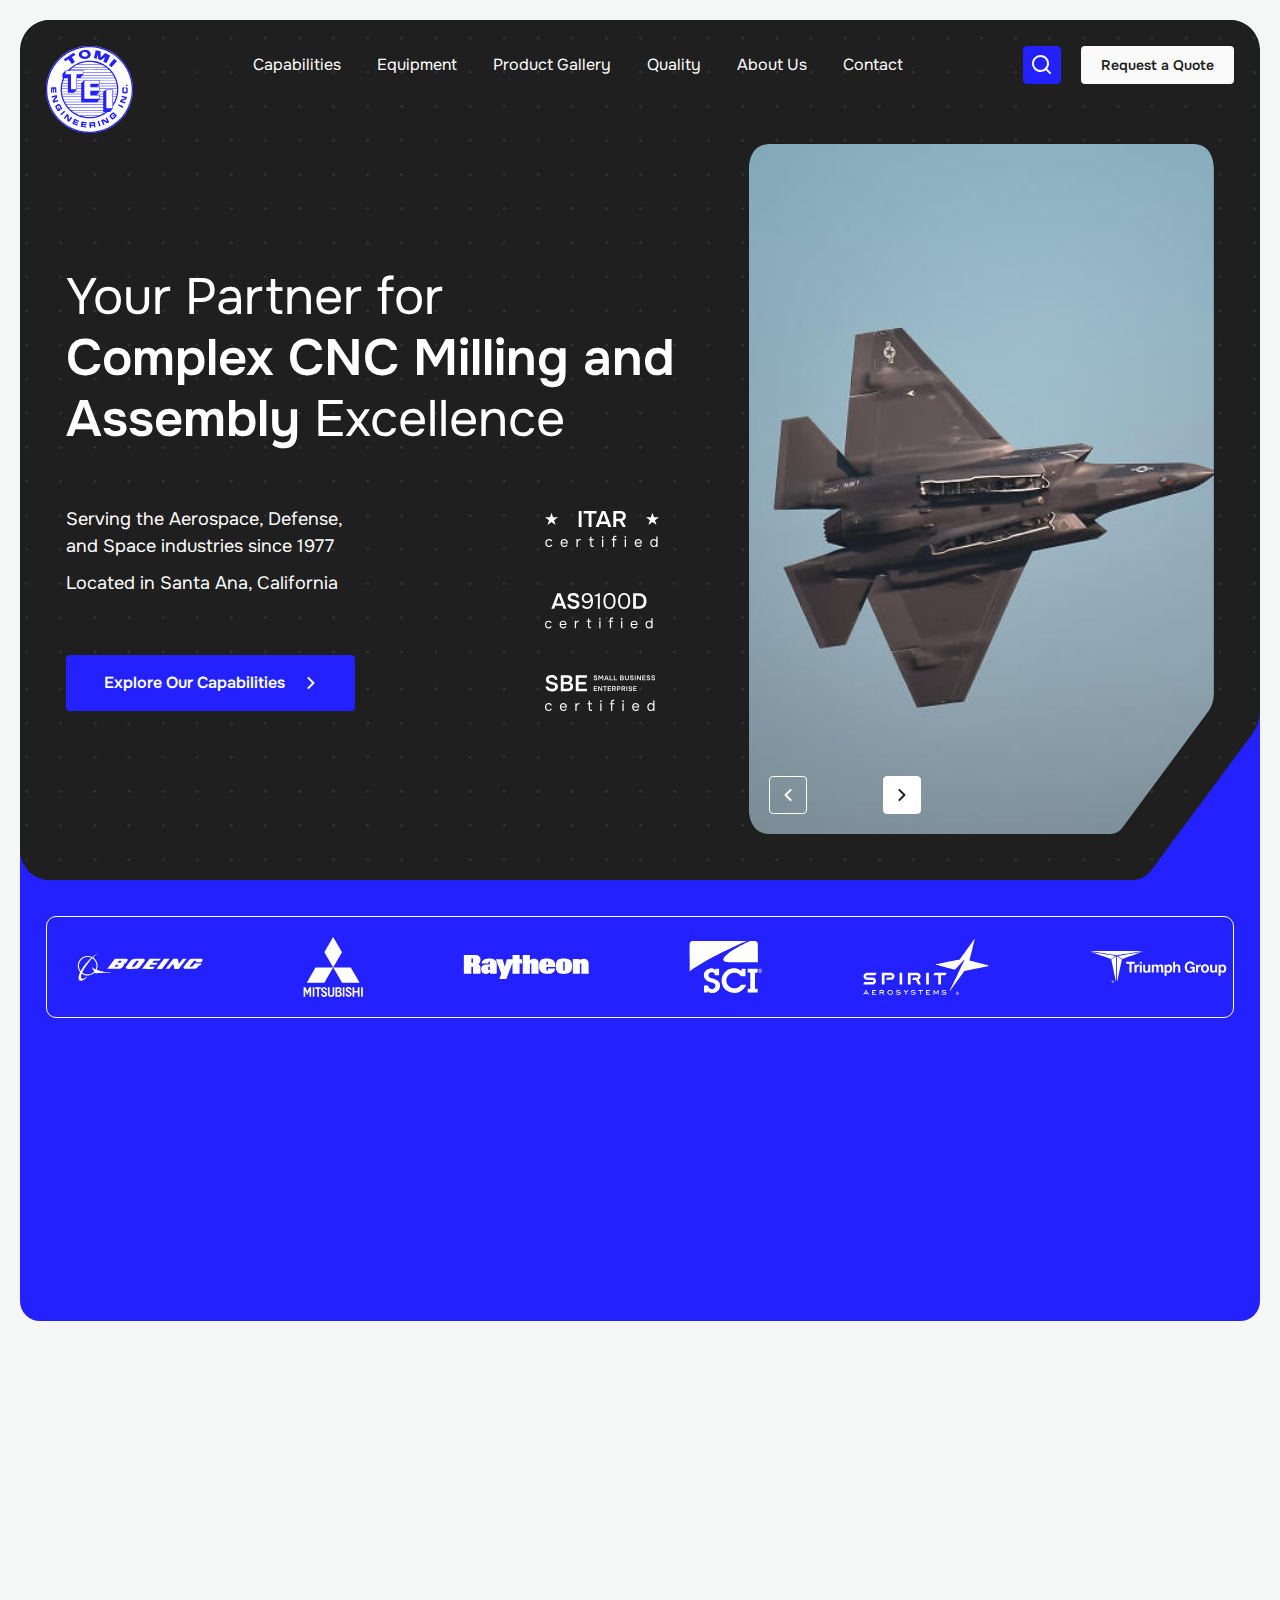
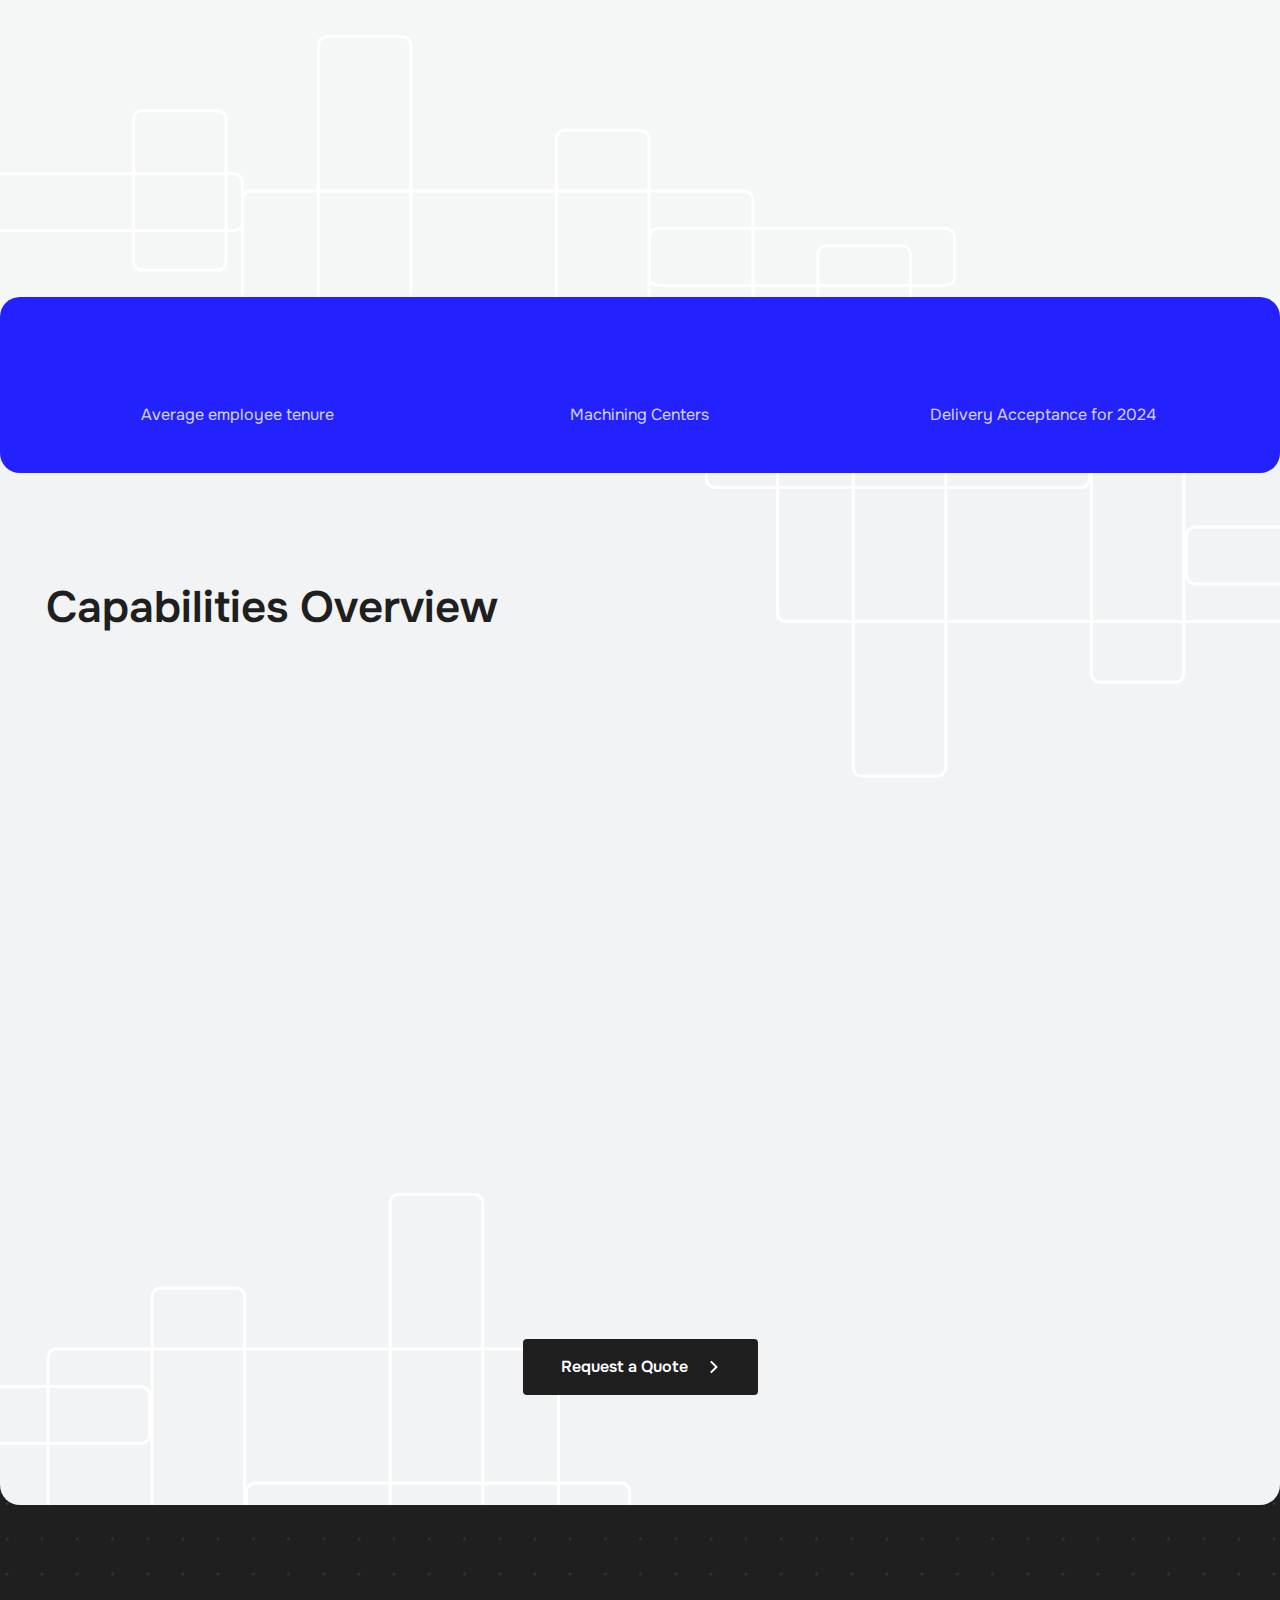
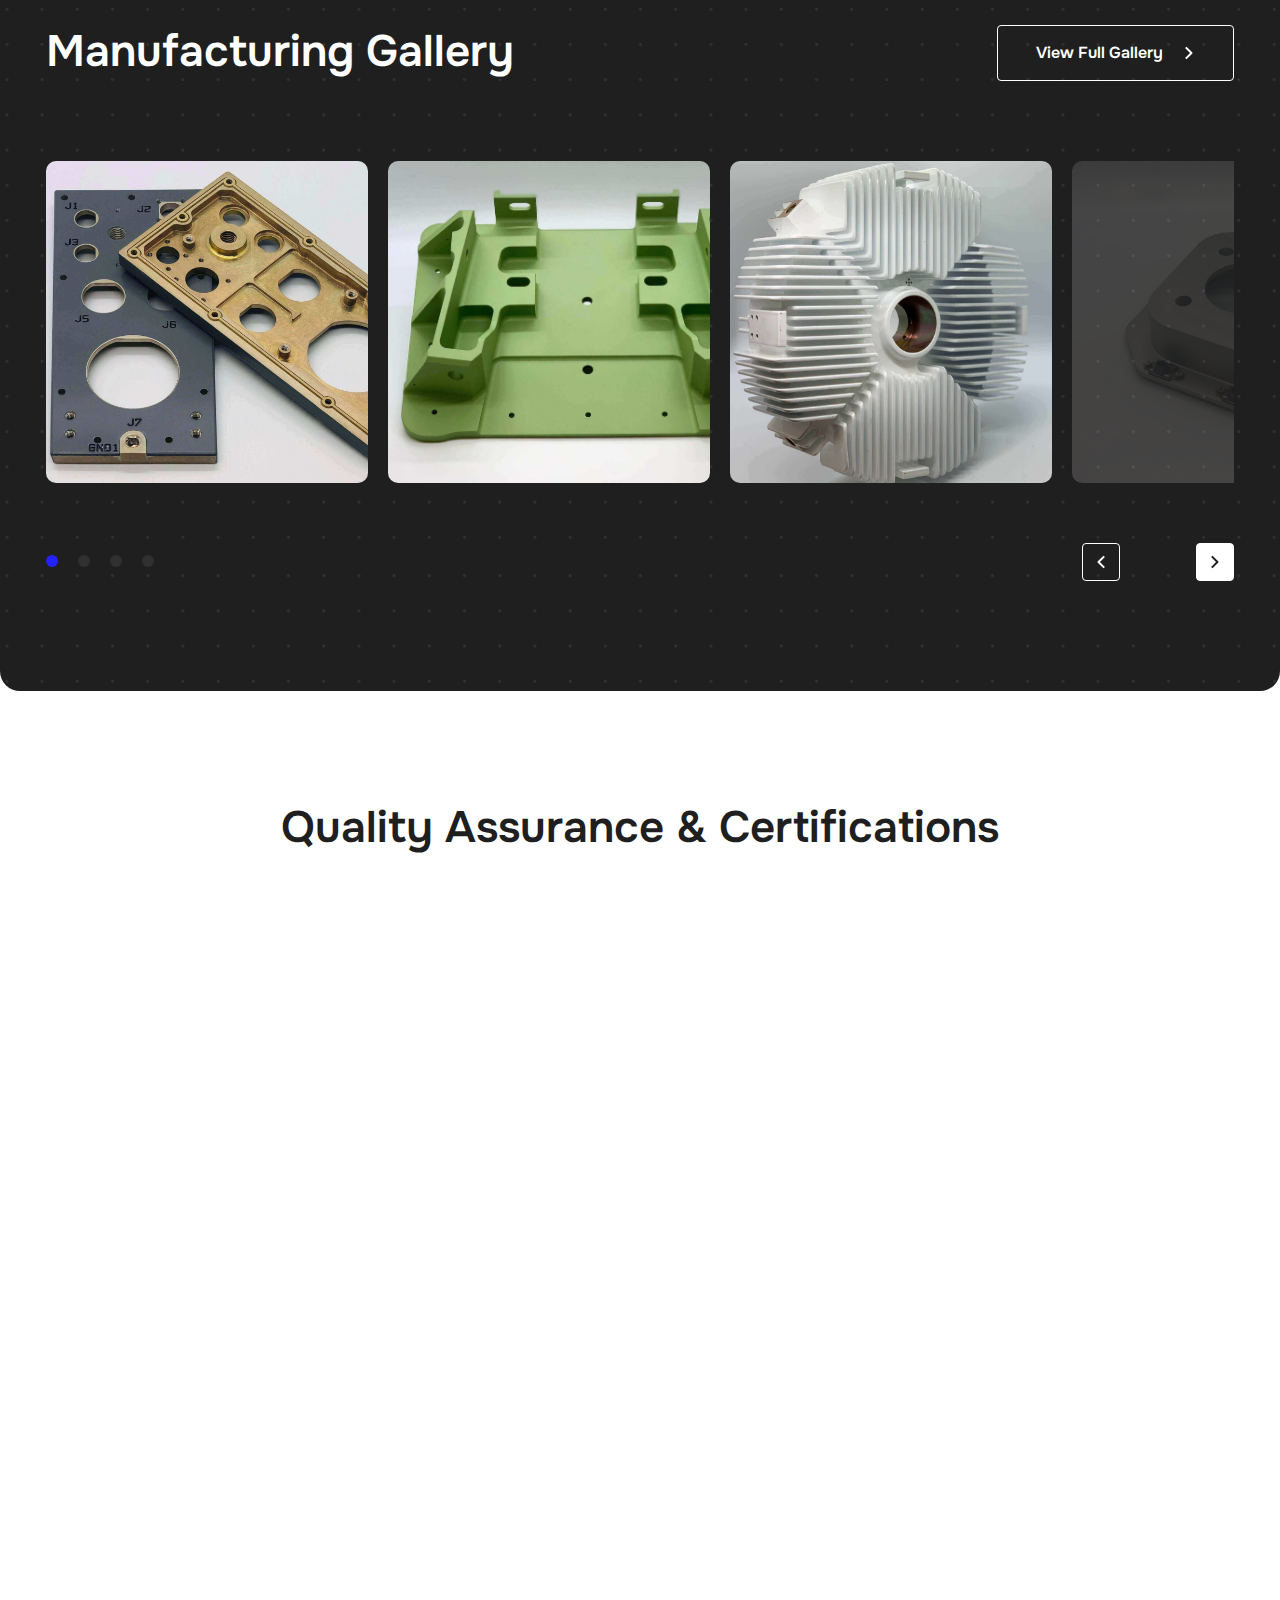
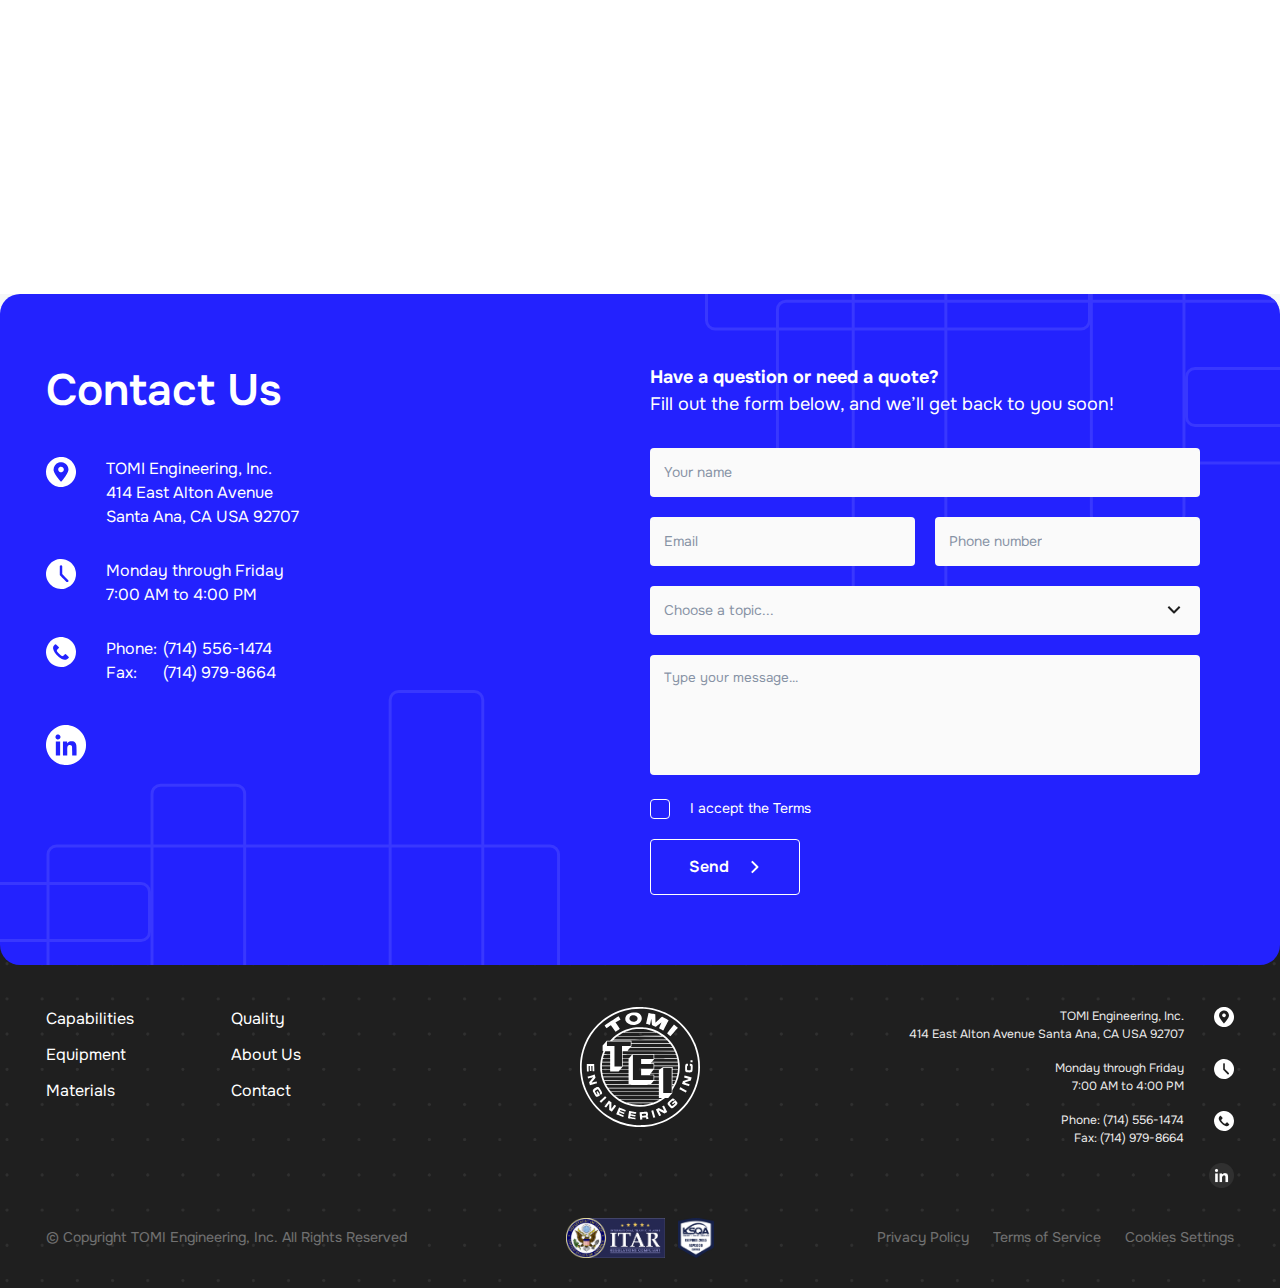
<file: index.html>
<!DOCTYPE html>
<html lang="en">
<head>
    <meta charset="UTF-8">
    <meta http-equiv="X-UA-Compatible" content="IE=edge">
    <meta name="viewport" content="width=device-width, initial-scale=1.0">
    <link rel="stylesheet" href="css/style.min.css">
    <link rel="stylesheet" href="https://cdnjs.cloudflare.com/ajax/libs/animate.css/4.1.1/animate.min.css" />
    <!-- <link rel="stylesheet" href="https://cdn.jsdelivr.net/npm/@fancyapps/ui@5.0/dist/fancybox/fancybox.css" /> -->
    <link rel="stylesheet" href="https://cdn.jsdelivr.net/npm/swiper@11/swiper-bundle.min.css" />
    <title>Home</title>
</head>

<body>
    <svg display="none">
    <symbol id="arrow" viewBox="0 0 8 14">
        <g>
            <path fill-rule="evenodd" clip-rule="evenodd"
                d="M0.843063 7.71102L6.50006 13.368L7.91406 11.954L2.96406 7.00401L7.91406 2.05401L6.50006 0.640015L0.843063 6.29701C0.655592 6.48454 0.550276 6.73885 0.550276 7.00401C0.550276 7.26918 0.655592 7.52349 0.843063 7.71102Z" />
        </g>
    </symbol>
    <symbol id="search" viewBox="0 0 20 20">
        <g>
            <path fill-rule="evenodd" clip-rule="evenodd"
                d="M8.50025 1.91687e-08C7.14485 0.000115492 5.80912 0.324364 4.60451 0.945694C3.3999 1.56702 2.36135 2.46742 1.57549 3.57175C0.789633 4.67609 0.279263 5.95235 0.0869618 7.29404C-0.10534 8.63574 0.0260029 10.004 0.470032 11.2846C0.914061 12.5652 1.6579 13.7211 2.63949 14.6557C3.62108 15.5904 4.81196 16.2768 6.11277 16.6576C7.41358 17.0384 8.7866 17.1026 10.1173 16.8449C11.448 16.5872 12.6977 16.015 13.7623 15.176L17.4143 18.828C17.6029 19.0102 17.8555 19.111 18.1177 19.1087C18.3799 19.1064 18.6307 19.0012 18.8161 18.8158C19.0015 18.6304 19.1066 18.3796 19.1089 18.1174C19.1112 17.8552 19.0104 17.6026 18.8283 17.414L15.1763 13.762C16.1642 12.5086 16.7794 11.0024 16.9514 9.41573C17.1233 7.82905 16.8451 6.22602 16.1485 4.79009C15.4519 3.35417 14.3651 2.14336 13.0126 1.29623C11.66 0.449106 10.0962 -0.000107143 8.50025 1.91687e-08ZM2.00025 8.5C2.00025 6.77609 2.68507 5.12279 3.90406 3.90381C5.12305 2.68482 6.77635 2 8.50025 2C10.2242 2 11.8775 2.68482 13.0964 3.90381C14.3154 5.12279 15.0003 6.77609 15.0003 8.5C15.0003 10.2239 14.3154 11.8772 13.0964 13.0962C11.8775 14.3152 10.2242 15 8.50025 15C6.77635 15 5.12305 14.3152 3.90406 13.0962C2.68507 11.8772 2.00025 10.2239 2.00025 8.5Z" />
        </g>
    </symbol>
    <symbol id="plane" viewBox="0 0 30 30">
        <g>
            <path fill-rule="evenodd" clip-rule="evenodd"
                d="M26.5041 0.0705083C26.1639 0.166192 25.7916 0.343614 25.5326 0.533399C25.4395 0.601661 21.4866 4.69824 16.7484 9.63699C12.0102 14.5757 8.09813 18.6165 8.05488 18.6165C8.01164 18.6165 6.82746 18.366 5.42338 18.0598C4.0193 17.7537 2.82539 17.5032 2.77025 17.5032C2.62863 17.5032 0.0223242 20.1226 0.0945703 20.1923C0.125859 20.2225 1.52748 21.0291 3.2093 21.985L6.26713 23.7228L7.97672 26.7339C8.91697 28.3901 9.72152 29.7922 9.76465 29.8498C9.83596 29.945 9.96106 29.8366 11.1642 28.6365C11.8909 27.9117 12.4854 27.2745 12.4854 27.2205C12.4854 27.1666 12.235 25.9745 11.9288 24.5714C11.6227 23.1683 11.3722 21.9835 11.3722 21.9385C11.3722 21.8935 15.4177 17.9758 20.3622 13.2324C25.3068 8.48908 29.4328 4.48672 29.5311 4.33824C29.8751 3.81893 29.9699 3.47926 29.9699 2.76688C29.9699 2.23619 29.9466 2.06346 29.838 1.78883C29.5574 1.07932 28.8984 0.421543 28.2028 0.156583C27.7658 -0.00988229 26.9387 -0.0517768 26.5041 0.0705083ZM9.92988 3.68147L8.57584 5.03557L5.9335 4.23811C4.4802 3.79953 3.25688 3.4407 3.21504 3.4407C3.1732 3.4407 2.4327 4.14734 1.56943 5.01102L0 6.58127L1.36477 7.43445C2.11541 7.90367 4.54201 9.42289 6.75715 10.8104L10.7847 13.3333L13.598 10.4014C15.1453 8.78885 16.4112 7.45291 16.4112 7.43264C16.4112 7.41236 16.0153 7.27783 15.5314 7.13369L14.6515 6.87154L15.6335 5.8884L16.6153 4.90525L15.986 4.2759L15.3567 3.6466L14.0524 4.9499C13.3351 5.66674 12.7151 6.2532 12.6747 6.2532C12.5998 6.2532 10.6029 5.66106 10.5546 5.62449C10.54 5.61348 10.9879 5.14402 11.5499 4.58135L12.5716 3.5583L11.9583 2.94289C11.621 2.6044 11.3312 2.32742 11.3145 2.32742C11.2977 2.32742 10.6746 2.93674 9.92988 3.68147ZM24.0848 14.3702L23.1162 15.3388L22.8546 14.4584C22.7106 13.9743 22.5772 13.5779 22.5579 13.5778C22.5388 13.5776 21.2025 14.8436 19.5885 16.3913L16.6539 19.2051L20.0296 24.598L23.4052 29.9908L24.9766 28.4203C25.8408 27.5565 26.5479 26.8169 26.5479 26.7767C26.5479 26.7365 26.1888 25.5136 25.7498 24.0592L24.9517 21.4149L26.3207 20.0449L27.6897 18.675L27.0604 18.0456L26.4311 17.4163L25.4077 18.4384C24.8447 19.0006 24.3752 19.4486 24.3642 19.434C24.3258 19.3834 23.7354 17.3977 23.7354 17.3193C23.7354 17.276 24.3218 16.6537 25.0384 15.9366L26.3413 14.6327L25.7279 14.0172C25.3905 13.6786 25.1007 13.4016 25.0839 13.4016C25.0671 13.4016 24.6175 13.8375 24.0848 14.3702Z" />
        </g>
    </symbol>
    <symbol id="shield" viewBox="0 0 26 30">
        <g>
            <path fill-rule="evenodd" clip-rule="evenodd"
                d="M12.1362 0.290724C10.1546 1.43617 7.35286 2.39138 4.63586 2.84786C3.76055 2.99492 2.32062 3.15628 1.16921 3.23631C0.541317 3.27993 0.282666 3.40815 0.099269 3.76666C-0.00598646 3.97228 -0.0111959 4.31403 0.0099556 9.60247C0.0343708 15.6961 0.0272156 15.5569 0.403738 17.2474C1.36177 21.5483 4.16074 25.4398 8.08789 27.9308C8.80365 28.3848 10.2281 29.103 11.0378 29.4182C11.7949 29.713 12.7138 30.0012 12.8926 30C13.1115 29.9986 14.6371 29.4565 15.4393 29.0951C21.2293 26.4868 25.1277 21.111 25.6606 15.0002C25.6962 14.5913 25.7237 12.0468 25.724 9.13174C25.7244 4.35652 25.7165 3.96933 25.6146 3.76666C25.4347 3.40841 25.1754 3.27987 24.5467 3.23719C20.3015 2.94922 16.7512 2.01831 13.8537 0.433387C13.3149 0.138647 12.9929 -0.00031329 12.8494 5.30317e-07C12.7132 0.000314351 12.4602 0.103436 12.1362 0.290724ZM14.2074 1.82995C16.9011 3.1013 19.5991 3.85522 22.5729 4.1676C23.0557 4.21838 23.5457 4.29966 23.6619 4.3483C23.9882 4.48506 24.2708 4.75489 24.4567 5.10731L24.6262 5.42866V10.0418C24.6262 14.9551 24.613 15.2327 24.3066 16.7391C23.3497 21.4429 20.1112 25.5607 15.651 27.7447C14.6009 28.2589 13.6075 28.6521 13.1358 28.7402C12.983 28.7688 12.7329 28.7688 12.5802 28.7402C11.8018 28.5948 9.68304 27.6307 8.54186 26.9027C4.88936 24.5728 2.3316 20.9737 1.43853 16.9075C1.10927 15.4083 1.09408 15.1106 1.09182 10.1046L1.08969 5.42866L1.23517 5.13329C1.39893 4.80077 1.72794 4.48431 2.04948 4.34999C2.1681 4.30041 2.66444 4.21831 3.15237 4.16748C4.83212 3.99261 6.34794 3.69229 7.93098 3.22074C9.00362 2.90121 10.6754 2.2538 11.5085 1.83522C12.3286 1.42324 12.4658 1.38081 12.9207 1.39895C13.2754 1.41307 13.4435 1.46937 14.2074 1.82995ZM12.0396 2.75867C11.5347 3.02567 10.0014 3.64553 9.09249 3.95019C7.25068 4.56741 5.38915 4.97676 3.46964 5.18651C2.53571 5.28863 2.45926 5.3069 2.2979 5.4672L2.12529 5.63867V9.78593V13.9332H7.24057H12.3558V8.28443C12.3558 5.1776 12.3346 2.63691 12.3088 2.63842C12.2829 2.63998 12.1618 2.69402 12.0396 2.75867ZM13.3601 8.28443V13.9332H18.4753H23.5906V9.78593V5.63867L23.4167 5.46475C23.2697 5.31775 23.1699 5.28386 22.7734 5.24595C19.6873 4.95127 16.6778 4.14764 13.9632 2.89343C13.6564 2.75164 13.3951 2.63565 13.3827 2.63565C13.3702 2.63565 13.3601 5.1776 13.3601 8.28443ZM2.22101 15.1728C2.23739 15.2677 2.29482 15.6137 2.34867 15.9416C3.09657 20.5006 6.18256 24.6527 10.3855 26.7549C10.8963 27.0104 11.8699 27.4174 12.2146 27.5196L12.3558 27.5615V21.2808V15.0002H7.27352H2.1912L2.22101 15.1728ZM13.3601 21.2808V27.5615L13.5013 27.5196C13.8461 27.4174 14.8197 27.0104 15.3304 26.7549C17.6748 25.5823 19.8843 23.5829 21.2669 21.3832C22.0109 20.1994 22.6475 18.7779 23.0289 17.4488C23.1894 16.8895 23.2812 16.4418 23.4955 15.1728L23.5247 15.0002H18.4424H13.3601V21.2808Z" />
        </g>
    </symbol>
    <symbol id="rocket" viewBox="0 0 30 30">
        <g>
            <path fill-rule="evenodd" clip-rule="evenodd"
                d="M25.6626 0.0193663C25.2215 0.0729071 24.2102 0.294576 23.6561 0.459186C20.2689 1.46544 16.0171 4.0694 12.2334 7.45484C11.5157 8.09692 11.5442 8.09288 10.1154 7.75492C8.75016 7.43197 8.48392 7.42793 7.87357 7.72114C7.55297 7.87508 7.09591 8.31232 3.78142 11.6358C1.14943 14.275 0.0386749 15.4265 0.0109956 15.5447C-0.0404927 15.7644 0.0920397 15.9645 0.341564 16.0434C0.447531 16.0769 1.75755 16.295 3.2527 16.5282C5.84007 16.9316 5.98838 16.9485 6.32734 16.8785C6.69086 16.8034 7.21278 16.561 7.49292 16.337C7.59754 16.2534 7.6943 16.2237 7.78613 16.2473C7.86149 16.2665 9.23601 17.5966 10.8407 19.203C13.9964 22.3623 13.9085 22.2549 13.6194 22.6004C13.2944 22.9887 13.0249 23.8023 13.0884 24.2034C13.1011 24.2838 13.2984 25.5502 13.5268 27.0177C13.7683 28.5695 13.9775 29.7408 14.0268 29.817C14.1242 29.9677 14.3339 30.036 14.5309 29.9812C14.6058 29.9604 16.3519 28.2494 18.4113 26.1789C22.5535 22.0141 22.4332 22.1564 22.4815 21.3619C22.5021 21.0223 22.4636 20.7685 22.2666 19.9453C22.1347 19.3937 22.0267 18.8839 22.0267 18.8126C22.0267 18.6126 22.1233 18.4692 22.6422 17.8988C25.0519 15.2503 27.3784 11.7416 28.611 8.89716C30.319 4.95538 30.4303 2.08992 28.9267 0.766415C28.6281 0.503637 28.2073 0.283727 27.709 0.130142C27.3965 0.0339097 26.1149 -0.0354646 25.6626 0.0193663ZM23.6898 4.5776C24.6492 4.92588 25.4026 5.76441 25.6326 6.74022C26.0802 8.63861 24.7903 10.4191 22.8555 10.5732C20.4996 10.761 18.8264 8.32522 19.8257 6.16242C20.2151 5.31955 21.1357 4.601 22.0267 4.44448C22.5111 4.35945 23.2521 4.41874 23.6898 4.5776ZM6.89078 19.0863C6.36088 19.636 5.92716 20.2089 5.38384 21.0768C4.15797 23.035 2.96788 25.9292 2.96788 26.9521C2.96788 27.4318 3.03743 27.4316 4.05751 26.9504C5.06869 26.4734 5.68925 26.2098 6.95558 25.7191C8.99382 24.9294 9.69038 24.514 10.8993 23.3673C11.2639 23.0215 11.3538 22.9024 11.3538 22.7651C11.3538 22.6186 11.0771 22.3173 9.43135 20.6715C7.9328 19.173 7.47661 18.7491 7.36238 18.7491C7.26069 18.7491 7.1162 18.8525 6.89078 19.0863Z" />
        </g>
    </symbol>
    <symbol id="address" viewBox="0 0 30 30">
        <g>
            <path fill-rule="evenodd" clip-rule="evenodd"
                d="M13.5761 0.0376677C6.90512 0.729265 1.45505 5.70991 0.261539 12.2055C-0.518702 16.4517 0.45679 20.6026 3.05419 24.0884C3.59946 24.8202 5.19585 26.4156 5.9369 26.9695C8.02365 28.529 10.323 29.4858 12.9601 29.892C13.7935 30.0204 16.0558 30.0386 16.8616 29.9234C20.2497 29.4389 23.1402 28.0456 25.4483 25.7846C26.8224 24.4386 27.6546 23.2868 28.5098 21.5474C29.2236 20.0958 29.6804 18.5816 29.9264 16.8515C30.0245 16.1611 30.0245 13.8438 29.9264 13.1534C29.5903 10.7893 28.7487 8.53025 27.5208 6.69648C25.1142 3.10201 21.4576 0.789784 17.1256 0.123017C16.3881 0.00949198 14.3259 -0.0401091 13.5761 0.0376677ZM15.7927 5.28475C17.7142 5.41565 19.7471 6.57679 20.9968 8.257C22.0736 9.70488 22.6489 11.812 22.384 13.3373C22.0197 15.4341 20.3175 18.366 17.2764 22.1344C16.5444 23.0415 15.0686 24.7466 15.0156 24.7466C14.9617 24.7466 13.7762 23.3897 12.9896 22.4279C10.1025 18.8971 8.36528 16.0646 7.75506 13.8931C7.61701 13.4018 7.59724 13.2278 7.60106 12.5371C7.6183 9.38309 9.68974 6.58407 12.7451 5.58618C13.4551 5.35431 14.5947 5.19031 15.1602 5.23862C15.257 5.24689 15.5416 5.26761 15.7927 5.28475ZM14.316 9.8123C12.8285 10.2126 11.9081 11.7536 12.2872 13.2097C12.6797 14.7173 14.2177 15.6474 15.6857 15.2648C17.1882 14.8732 18.1221 13.333 17.7421 11.8734C17.346 10.3519 15.7899 9.41573 14.316 9.8123Z" />
        </g>
    </symbol>
    <symbol id="hours" viewBox="0 0 30 30">
        <g>
            <path fill-rule="evenodd" clip-rule="evenodd"
                d="M13.5765 0.0678389C12.3301 0.18703 10.7802 0.557672 9.60036 1.01862C7.59866 1.80062 5.98834 2.85958 4.42399 4.42254C3.12895 5.71653 2.28963 6.88278 1.51857 8.45975C-0.519844 12.6286 -0.505417 17.4735 1.55774 21.6184C2.33326 23.1764 3.14714 24.3055 4.39531 25.5552C5.62729 26.7887 6.67013 27.5605 8.12135 28.3128C11.8057 30.2226 16.0802 30.5241 20.0025 29.1509C20.7681 28.8828 22.0823 28.2563 22.8137 27.8108C24.6957 26.6644 26.5357 24.8442 27.7637 22.9139C28.1365 22.328 28.8543 20.8576 29.1226 20.1304C29.4004 19.3776 29.751 17.9806 29.8874 17.0832C30.0375 16.0957 30.0375 13.9103 29.8874 12.9227C29.751 12.0253 29.4004 10.6283 29.1226 9.87551C28.8543 9.14829 28.1365 7.67797 27.7637 7.09204C26.8386 5.63789 25.3372 4.00068 24.0454 3.03743C20.9935 0.761774 17.2938 -0.287684 13.5765 0.0678389ZM15.7248 6.4785C15.8608 6.57425 16.0335 6.76875 16.1085 6.91079L16.245 7.1691V11.1287V15.0883L19.3188 18.1661C21.941 20.7915 22.402 21.2783 22.4563 21.4782C22.5565 21.8478 22.5324 22.1051 22.3666 22.4375C22.1037 22.9647 21.5519 23.2207 20.969 23.0858C20.682 23.0194 20.572 22.9168 17.3403 19.6987C15.4735 17.8396 13.9575 16.2835 13.8937 16.1605C13.7832 15.9479 13.7801 15.801 13.7954 11.4922L13.8111 7.04346L13.987 6.79388C14.252 6.41809 14.5969 6.25764 15.0842 6.28354C15.4057 6.30065 15.5227 6.33628 15.7248 6.4785Z" />
        </g>
    </symbol>
    <symbol id="phone" viewBox="0 0 30 30">
        <g>
            <path fill-rule="evenodd" clip-rule="evenodd"
                d="M13.6314 0.0654354C9.08609 0.503117 5.0382 2.92051 2.50169 6.71215C0.788657 9.27282 -0.112794 12.4664 0.0113116 15.535C0.208814 20.4208 2.65505 24.796 6.7034 27.5043C10.5939 30.1069 15.5916 30.7172 20.0519 29.1344C23.1452 28.0366 25.9079 25.8199 27.6918 23.0043C28.1062 22.3503 28.8154 20.9066 29.0962 20.1453C29.8168 18.1916 30.1355 15.794 29.9466 13.7469C29.4586 8.45889 26.3696 3.9164 21.6773 1.58648C19.1514 0.332289 16.3533 -0.19667 13.6314 0.0654354ZM9.82128 7.2132C10.009 7.28308 12.8514 10.087 12.98 10.3292C13.182 10.7097 13.1408 10.7796 12.0755 11.8626C11.5319 12.4154 11.0434 12.9529 10.9901 13.0571C10.7666 13.4934 10.8131 14.0185 11.1146 14.4672C12.0935 15.9237 14.6716 18.414 15.8598 19.0508C16.1313 19.1963 16.6647 19.2097 16.979 19.0789C17.1129 19.0232 17.5702 18.6177 18.1643 18.0281C19.1461 17.0537 19.2975 16.9493 19.6152 17.0276C19.8163 17.0771 22.6939 19.928 22.828 20.2105C22.9612 20.4912 22.8926 20.7007 22.5416 21.0856C21.3361 22.4073 20.0088 22.9931 18.643 22.8063C17.1012 22.5954 14.6115 21.362 12.7709 19.8972C12.0987 19.3623 10.4302 17.6875 9.88495 17.0005C9.20802 16.1476 8.51838 15.0777 8.07624 14.1946C7.19478 12.4341 6.9563 11.4289 7.16916 10.3711C7.36649 9.39077 7.70181 8.83566 8.67701 7.87494C9.25387 7.30671 9.40001 7.1952 9.6161 7.15862C9.6382 7.15487 9.73053 7.17943 9.82128 7.2132Z" />
        </g>
    </symbol>
    <symbol id="linkedin" viewBox="0 0 40 40">
        <g>
            <path fill-rule="evenodd" clip-rule="evenodd"
                d="M18.3213 0.0254704C15.393 0.32911 12.7172 1.14181 10.3678 2.4413C4.80274 5.51945 1.13018 10.8155 0.14691 17.1805C-0.0495555 18.4525 -0.0488511 21.5472 0.148319 22.8107C0.839078 27.2378 2.76639 31.077 5.83916 34.1468C8.90887 37.2135 12.7179 39.1241 17.1472 39.8189C18.264 39.9941 20.5506 40.0556 21.7708 39.9434C30.373 39.1521 37.4904 33.01 39.4947 24.6483C39.9112 22.9109 40.0003 22.0901 40 19.9956C39.9996 17.7977 39.8972 16.9279 39.4155 15.03C37.7954 8.64797 33.0921 3.45809 26.853 1.16824C25.8376 0.795557 24.0545 0.34475 22.9002 0.168962C22.1109 0.048695 19.0288 -0.0478786 18.3213 0.0254704ZM13.0898 9.75837C13.9781 10.1839 14.4872 11.0105 14.4839 12.0218C14.4815 12.7557 14.2312 13.3195 13.6787 13.8358C12.4232 15.009 10.4177 14.6111 9.6815 13.0427C9.51204 12.6818 9.47713 12.4972 9.48034 11.9803C9.4837 11.4523 9.51955 11.284 9.71038 10.9009C10.3478 9.62144 11.7879 9.13451 13.0898 9.75837ZM26.9313 16.288C28.2104 16.5409 29.2238 17.311 29.7901 18.4605C30.4503 19.8008 30.5906 21.3452 30.5552 26.8769L30.5319 30.5131L28.364 30.5339L26.1962 30.5546L26.1693 26.233C26.1397 21.4819 26.1437 21.523 25.645 20.7708C25.2174 20.1258 24.3894 19.8405 23.3966 19.996C22.4306 20.1472 21.8123 20.6959 21.4768 21.6996C21.3056 22.212 21.3009 22.3212 21.274 26.3882L21.2466 30.5522H19.0991H16.9515V23.5144V16.4767H19.0257H21.1V17.4151C21.1 18.2963 21.1737 18.581 21.2993 18.1854C21.3288 18.0929 21.5864 17.785 21.8721 17.5011C23.1032 16.2777 24.8096 15.8685 26.9313 16.288ZM14.1337 23.5144V30.5522H11.9812H9.82865V23.5144V16.4767H11.9812H14.1337V23.5144Z" />
        </g>
    </symbol>
    <symbol id="linkedin-footer" viewBox="0 0 25 25">
        <g>
            <circle cx="12.5" cy="12.5" r="12.5" fill="white" />
            <path fill-rule="evenodd" clip-rule="evenodd"
                d="M11.4508 0.015919C9.62063 0.205694 7.94823 0.713634 6.47987 1.52581C3.00172 3.44966 0.706359 6.7597 0.0918186 10.7378C-0.0309722 11.5328 -0.0305319 13.467 0.0926991 14.2567C0.524424 17.0236 1.729 19.4231 3.64947 21.3418C5.56804 23.2584 7.94867 24.4526 10.717 24.8868C11.415 24.9963 12.8441 25.0348 13.6068 24.9646C18.9832 24.47 23.4315 20.6313 24.6842 15.4052C24.9445 14.3193 25.0002 13.8063 25 12.4972C24.9998 11.1235 24.9358 10.5799 24.6347 9.39377C23.6221 5.40498 20.6826 2.16131 16.7831 0.730153C16.1485 0.497223 15.034 0.215469 14.3127 0.105601C13.8193 0.0304343 11.893 -0.0299241 11.4508 0.015919ZM8.18114 6.09898C8.73634 6.36495 9.05452 6.88159 9.05241 7.51362C9.05095 7.97229 8.8945 8.32472 8.54917 8.64738C7.76453 9.38062 6.51104 9.13191 6.05094 8.15171C5.94502 7.92616 5.92321 7.81077 5.92521 7.48771C5.92732 7.15767 5.94972 7.0525 6.06899 6.81307C6.46735 6.0134 7.36744 5.70907 8.18114 6.09898ZM16.8321 10.18C17.6315 10.3381 18.2649 10.8194 18.6188 11.5378C19.0314 12.3755 19.1192 13.3408 19.097 16.7981L19.0824 19.0707L17.7275 19.0837L16.3727 19.0966L16.3558 16.3956C16.3373 13.4262 16.3398 13.4519 16.0281 12.9818C15.7608 12.5786 15.2434 12.4003 14.6229 12.4975C14.0191 12.592 13.6327 12.9349 13.423 13.5623C13.316 13.8825 13.3131 13.9508 13.2963 16.4926L13.2792 19.0951H11.9369H10.5947V14.6965V10.2979H11.8911H13.1875V10.8844C13.1875 11.4352 13.2336 11.6131 13.3121 11.3659C13.3305 11.3081 13.4915 11.1156 13.6701 10.9382C14.4395 10.1735 15.506 9.91779 16.8321 10.18ZM8.83354 14.6965V19.0951H7.48823H6.14291V14.6965V10.2979H7.48823H8.83354V14.6965Z"
                fill="#303030" />
        </g>
    </symbol>
    <symbol id="capabilities-1" viewBox="0 0 40 40">
        <g>
            <path fill-rule="evenodd" clip-rule="evenodd"
                d="M3.51562 11.1719V22.3438H5.85906H8.20242L8.22234 13.5352L8.24219 4.72656L11.1914 4.70609L14.1406 4.68563V5.85844V7.03125H15.3125H16.4844V10V12.9688H17.6562H18.8281V14.7266V16.4844H20H21.1719V14.7266V12.9688H22.3438H23.5156V10V7.03125H24.6875H25.8594V5.85844V4.68563L28.8086 4.70609L31.7578 4.72656L31.7777 13.5352L31.7976 22.3438H34.1409H36.4844V11.1719V0H34.1406H31.7969V1.17188V2.34375H28.8281H25.8594V1.17188V0H20H14.1406V1.17188V2.34375H11.1719H8.20312V1.17188V0H5.85938H3.51562V11.1719ZM11.7969 20.5859V22.3438H20H28.2031V20.5859V18.8281H20H11.7969V20.5859ZM0 29.4141V34.1406H20H40V29.4141V24.6875H20H0V29.4141ZM7.03125 29.4162V30.6291L5.87891 30.6076L4.72656 30.5859L4.70469 29.4959C4.69273 28.8965 4.70039 28.3603 4.7218 28.3045C4.75125 28.2278 5.03742 28.2031 5.89602 28.2031H7.03125V29.4162ZM11.7578 29.4141V30.5859H10.5859H9.41406L9.39219 29.4959C9.38023 28.8965 9.38828 28.3594 9.41008 28.3024C9.44117 28.2216 9.70242 28.2037 10.6038 28.2205L11.7578 28.2422V29.4141ZM16.4453 29.4141V30.5859L15.293 30.6076L14.1406 30.6291V29.4141V28.199L15.293 28.2205L16.4453 28.2422V29.4141ZM4.6875 38.2422V40H8.22344H11.7595L12.6373 38.2422L13.5152 36.4844H9.10133H4.6875V38.2422ZM28.5346 38.2422L29.4124 40H32.9484H36.4844V38.2422V36.4844H32.0705H27.6567L28.5346 38.2422Z" />
        </g>
    </symbol>
    <symbol id="capabilities-2" viewBox="0 0 40 40">
        <g>
            <path fill-rule="evenodd" clip-rule="evenodd"
                d="M9.55885 0.927881V2.10088H14.3008H19.0427L19.0426 3.95813L19.0423 5.81537L18.5919 6.04817C17.9398 6.38506 17.3769 6.97852 17.0256 7.69937L16.7298 8.30627L15.0651 8.8579L13.4004 9.40952L12.7249 11.4315C12.3534 12.5436 12.0798 13.4813 12.117 13.5152C12.2374 13.6249 14.1914 14.2398 14.2469 14.1854C14.2766 14.1565 14.5148 13.493 14.7762 12.711L15.2517 11.2894L16.0695 11.0014C17.0369 10.6606 17.0583 10.6577 17.1223 10.8586C17.2153 11.1513 17.793 11.799 18.2027 12.07C18.8298 12.485 19.4228 12.6579 20.2184 12.6579C21.014 12.6579 21.607 12.485 22.2342 12.07C22.6438 11.799 23.2215 11.1513 23.3145 10.8586C23.3785 10.6577 23.3999 10.6606 24.3673 11.0014L25.1851 11.2894L25.6606 12.711C25.9221 13.493 26.1602 14.1565 26.1899 14.1854C26.2454 14.2398 28.1994 13.6249 28.3198 13.5152C28.3571 13.4813 28.0834 12.5436 27.7119 11.4315L27.0364 9.40952L25.3717 8.8579L23.707 8.30627L23.4112 7.69937C23.0599 6.97852 22.497 6.38506 21.8449 6.04817L21.3945 5.81537L21.3943 3.95813L21.3941 2.10088H26.136H30.878V0.927881V-0.245117H20.2184H9.55885V0.927881ZM3.68041 21.5335V25.639H8.42235H13.1643V21.5335V17.4281H8.42235H3.68041V21.5335ZM15.5157 21.5335V25.639H20.2184H24.9212V21.5335V17.4281H20.2184H15.5157V21.5335ZM27.2725 21.5335V25.639H32.0145H36.7564V21.5335V17.4281H32.0145H27.2725V21.5335ZM5.43987 28.0688C4.71032 28.1551 3.68496 28.48 3.05338 28.8249C2.73548 28.9986 2.28887 29.359 1.86547 29.7837C1.29549 30.3555 1.13082 30.5817 0.834939 31.1992C0.362391 32.1853 0.207827 32.8746 0.216136 33.9587C0.234241 36.3247 1.37905 38.166 3.45445 39.1674C4.76683 39.8006 3.43571 39.7541 20.2576 39.7541H35.228L35.8665 39.584C38.5594 38.8664 40.2128 36.7164 40.2158 33.9282C40.217 32.8385 40.0422 32.0819 39.5653 31.113C39.2995 30.5728 39.1049 30.3158 38.5264 29.7409C37.7118 28.9313 36.9683 28.5099 35.8158 28.2047L35.1496 28.0283L20.5711 28.0159C12.5529 28.009 5.7439 28.0328 5.43987 28.0688ZM10.6464 30.5566C12.1978 31.0383 13.1345 32.3667 13.1067 34.0455C13.0915 34.9643 12.768 35.6906 12.0526 36.4126C10.0776 38.4058 6.61367 37.2834 6.11126 34.4875C5.87268 33.1594 6.5933 31.5704 7.73755 30.9013C8.57668 30.4107 9.73465 30.2735 10.6464 30.5566ZM21.2013 30.5298C23.0165 30.9985 24.1149 32.9488 23.6238 34.8307C23.2823 36.1391 22.1443 37.1498 20.743 37.3894C19.0461 37.6793 17.2474 36.5085 16.8122 34.8307C16.318 32.9252 17.4775 30.9304 19.3326 30.4949C19.8101 30.3828 20.6959 30.3994 21.2013 30.5298ZM31.8871 30.5566C33.2141 30.9686 34.1124 32.0265 34.3286 33.4318C34.6805 35.7177 32.5921 37.7655 30.3 37.3824C28.3798 37.0614 27.0865 35.3243 27.3551 33.427C27.5491 32.0566 28.456 30.9777 29.7648 30.5602C30.3651 30.3687 31.2772 30.3672 31.8871 30.5566ZM9.12776 32.8247C9.04154 32.8621 8.87413 32.9897 8.75562 33.1081C8.18572 33.6783 8.37916 34.6225 9.13419 34.9557C9.84376 35.2689 10.6719 34.8182 10.7351 34.0846C10.7765 33.6033 10.7261 33.4439 10.4336 33.1311C10.1635 32.8422 10.0894 32.8066 9.70863 32.783C9.47537 32.7684 9.21398 32.7873 9.12776 32.8247ZM19.5834 32.9327C19.2675 33.1433 19.043 33.5523 19.0429 33.9176C19.0427 34.265 19.3109 34.7281 19.6168 34.9082C19.94 35.0987 20.501 35.0963 20.8291 34.9029C21.3505 34.5956 21.5373 33.7689 21.201 33.2568C20.8703 32.7534 20.0877 32.5966 19.5834 32.9327ZM30.2501 32.9312C29.8464 33.2053 29.6892 33.468 29.6892 33.8687C29.6892 34.505 30.0578 34.9401 30.6984 35.06C31.069 35.1294 31.6454 34.8417 31.8499 34.4852C32.0535 34.1302 32.0454 33.6298 31.8304 33.2826C31.5082 32.7626 30.7475 32.5934 30.2501 32.9312Z" />
        </g>
    </symbol>
    <symbol id="capabilities-3" viewBox="0 0 40 40">
        <g>
            <path fill-rule="evenodd" clip-rule="evenodd"
                d="M16.9995 0.263292C16.5125 0.558058 16.4134 0.828839 16.4095 1.87462L16.4062 2.77306L15.5466 2.98673C14.0226 3.36556 12.4262 4.02728 10.9727 4.88275L10.2196 5.32595L9.54078 4.66165C9.01078 4.14306 8.79664 3.98517 8.56406 3.94157C7.96047 3.82829 7.82375 3.92806 5.8068 5.95415C4.2068 7.56134 3.91016 7.89501 3.86562 8.13806C3.76875 8.66618 3.88289 8.90048 4.58898 9.6229L5.25164 10.3009L4.84625 10.972C3.99289 12.3849 3.06719 14.6674 2.80898 15.9957L2.71406 16.484H1.81687C1.03219 16.484 0.880625 16.5059 0.608047 16.6592C0.0127344 16.9938 0 17.0636 0 19.9996C0 22.9356 0.0127344 23.0055 0.608047 23.3401C0.880625 23.4933 1.03219 23.5152 1.81687 23.5152H2.71406L2.80898 24.0035C3.06359 25.3134 3.9325 27.4664 4.80437 28.9478L5.2482 29.7019L4.58391 30.3807C4.06531 30.9107 3.90742 31.1249 3.86383 31.3574C3.75055 31.961 3.85031 32.0977 5.87641 34.1147C7.48359 35.7147 7.81727 36.0113 8.06031 36.0559C8.58773 36.1526 8.82297 36.0384 9.54055 35.337L10.2139 34.6788L11.1658 35.2242C12.6317 36.0641 14.2886 36.7268 15.8008 37.0782L16.4062 37.2189V38.1045C16.4062 39.1563 16.5224 39.4699 17.0143 39.7463C17.3198 39.918 17.3775 39.9215 19.9161 39.9215C22.3578 39.9215 22.5239 39.9125 22.8145 39.7642C23.013 39.663 23.179 39.497 23.2802 39.2985C23.4325 39 23.4375 38.8461 23.4375 34.4601V29.9299L23.0273 30.0703C22.8018 30.1476 22.3008 30.2772 21.9141 30.3584C20.959 30.5589 18.9188 30.5624 17.9688 30.3652C15.7563 29.9059 14.0338 28.9756 12.4602 27.3898C10.9105 25.8282 10.0129 24.1478 9.55586 21.9527C9.36391 21.0313 9.36391 18.968 9.55586 18.0465C10.0124 15.8538 10.9076 14.1769 12.4602 12.6059C14.4091 10.6338 16.7449 9.59993 19.5312 9.47618C20.6521 9.42642 21.9211 9.57962 22.8618 9.87837L23.4375 10.0612V5.53509C23.4375 1.15314 23.4325 0.99923 23.2802 0.700714C23.179 0.502199 23.013 0.336261 22.8145 0.235011C22.5238 0.08673 22.3583 0.0777456 19.9055 0.0781362C17.3093 0.0785269 17.3041 0.0788393 16.9995 0.263292ZM30.6833 0.548214C29.8913 0.748371 29.118 1.32767 28.7334 2.00915L28.5007 2.4215H27.141H25.7812V3.59337V4.76525H27.141H28.5007L28.7334 5.17759C29.0359 5.7136 29.5037 6.12946 30.1466 6.43415C30.6137 6.6554 30.7363 6.67931 31.4062 6.67931C32.0774 6.67931 32.1984 6.65564 32.6703 6.43204C33.3966 6.08798 33.849 5.64509 34.2004 4.934C34.4761 4.37618 34.4922 4.30235 34.4922 3.59337C34.4922 2.88439 34.4761 2.81056 34.2004 2.25275C33.6725 1.18454 32.7346 0.557746 31.582 0.502902C31.249 0.487042 30.8446 0.507433 30.6833 0.548214ZM36.142 7.19087C35.6477 7.31509 34.9441 7.7315 34.6025 8.10204C34.4271 8.29235 34.1742 8.68173 34.0405 8.96735C33.834 9.40876 33.797 9.58056 33.7934 10.1142C33.791 10.4594 33.8145 10.856 33.8457 10.9956C33.9016 11.2466 33.8882 11.2611 32.6392 12.3042L31.3762 13.359H28.5787H25.7812V14.5309V15.7027H28.9102C31.6311 15.7027 32.0706 15.6863 32.2818 15.5772C32.4153 15.5081 33.1754 14.908 33.9708 14.2434C35.1318 13.2734 35.4491 13.0454 35.5796 13.087C36.3464 13.3317 36.5646 13.3669 37.0933 13.331C38.2205 13.2546 39.1533 12.6185 39.6691 11.5746C39.9448 11.0168 39.9609 10.943 39.9609 10.234C39.9609 9.52501 39.9448 9.45118 39.6691 8.89337C39.1413 7.82517 38.2034 7.19837 37.0507 7.14353C36.7177 7.12767 36.3088 7.14899 36.142 7.19087ZM18.7109 11.8831C17.0775 12.1187 15.3505 12.9991 14.1326 14.217C13.081 15.2685 12.3673 16.5358 11.9332 18.1222C11.7005 18.9725 11.7005 21.0267 11.9332 21.877C12.2076 22.8795 12.5556 23.6809 13.0457 24.4384C14.4598 26.6242 16.8663 28.0281 19.4531 28.1764C20.5314 28.2383 21.4727 28.1081 22.5391 27.7495L23.3984 27.4605V19.9996V12.5388L22.5391 12.2505C21.2587 11.8209 19.9878 11.699 18.7109 11.8831ZM36.152 16.9545C35.36 17.1546 34.5868 17.7339 34.2022 18.4154L33.9695 18.8277H29.8754H25.7812V19.9996V21.1715H29.8754H33.9695L34.2022 21.5838C34.5047 22.1199 34.9724 22.5357 35.6154 22.8404C36.0824 23.0617 36.2051 23.0856 36.875 23.0856C37.5462 23.0856 37.6671 23.0619 38.1391 22.8383C38.8654 22.4942 39.3177 22.0513 39.6691 21.3402C39.9448 20.7824 39.9609 20.7086 39.9609 19.9996C39.9609 19.2906 39.9448 19.2168 39.6691 18.659C39.1413 17.5908 38.2034 16.964 37.0507 16.9092C36.7177 16.8933 36.3134 16.9137 36.152 16.9545ZM25.7812 25.4684V26.6402H28.5787H31.3762L32.6392 27.6951C33.8882 28.7381 33.9016 28.7527 33.8457 29.0037C33.8145 29.1432 33.7912 29.5447 33.7937 29.8958C33.7978 30.47 33.8274 30.5931 34.0884 31.1212C34.4316 31.8155 34.8845 32.2538 35.625 32.6082C36.0831 32.8274 36.2054 32.8512 36.875 32.8512C37.5462 32.8512 37.6671 32.8275 38.1391 32.6039C38.8654 32.2599 39.3177 31.817 39.6691 31.1059C39.9448 30.5481 39.9609 30.4742 39.9609 29.7652C39.9609 29.0563 39.9448 28.9824 39.6691 28.4246C39.1533 27.3807 38.2205 26.7446 37.0933 26.6682C36.5646 26.6324 36.3464 26.6675 35.5796 26.9122C35.4491 26.9538 35.1318 26.7258 33.9708 25.7558C33.1754 25.0913 32.4153 24.4911 32.2818 24.422C32.0706 24.3129 31.6311 24.2965 28.9102 24.2965H25.7812V25.4684ZM30.6833 33.3607C29.8913 33.5609 29.118 34.1402 28.7334 34.8217L28.5007 35.234H27.141H25.7812V36.4059V37.5777H27.141H28.5007L28.7334 37.9901C29.0359 38.5261 29.5037 38.942 30.1466 39.2467C30.6137 39.4679 30.7363 39.4918 31.4062 39.4918C32.0774 39.4918 32.1984 39.4681 32.6703 39.2445C33.3966 38.9005 33.849 38.4576 34.2004 37.7465C34.4761 37.1887 34.4922 37.1149 34.4922 36.4059C34.4922 35.6969 34.4761 35.6231 34.2004 35.0652C33.6725 33.997 32.7346 33.3702 31.582 33.3154C31.249 33.2995 30.8446 33.3199 30.6833 33.3607Z" />
        </g>
    </symbol>
    <symbol id="capabilities-4" viewBox="0 0 40 40">
        <g>
            <path fill-rule="evenodd" clip-rule="evenodd"
                d="M17.3965 0.159182C15.5942 1.10856 0.47846 9.65606 0.348538 9.79918C0.253382 9.90403 0.133929 10.1288 0.0830694 10.2986C0.00564755 10.5568 0.0120538 10.6639 0.122132 10.9521C0.194476 11.1415 0.313929 11.3496 0.387601 11.4143C0.510491 11.5222 16.6751 20.6153 17.4171 20.9938C17.8378 21.2084 18.1361 21.203 18.5905 20.9726C19.3489 20.588 35.4489 11.5301 35.5773 11.4158C35.651 11.3503 35.7704 11.1415 35.8428 10.9521C35.9528 10.6639 35.9592 10.5568 35.8818 10.2986C35.831 10.1288 35.7115 9.90324 35.6164 9.79746C35.4767 9.64215 19.9059 0.841604 18.5905 0.174494C18.1412 -0.0533962 17.8081 -0.0576149 17.3965 0.159182ZM2.6551 17.8278C1.50823 18.4786 0.479554 19.0967 0.369085 19.2013C-0.0581025 19.6058 -0.0510713 20.3747 0.383538 20.7851C0.502366 20.8974 2.28713 21.9362 4.34963 23.0936C13.2949 28.1134 17.1785 30.2878 17.4121 30.4069C17.7556 30.5822 18.2379 30.5668 18.6272 30.3682C18.8066 30.2767 20.6596 29.2439 22.7453 28.0732C24.8308 26.9026 28.5235 24.83 30.9512 23.4675C33.3789 22.105 35.4625 20.8982 35.5814 20.7857C35.8643 20.5177 35.9824 20.081 35.8773 19.6909C35.8334 19.5278 35.7002 19.3014 35.5814 19.1881C35.4625 19.0747 34.4192 18.4516 33.2628 17.8034L31.1603 16.6248L29.4346 17.5932C28.4856 18.1258 25.8565 19.6018 23.5924 20.8732C21.3282 22.1445 19.2892 23.2475 19.0611 23.3244C18.5089 23.5106 17.4596 23.5118 16.9114 23.3269C16.6876 23.2514 13.9103 21.7331 10.7396 19.9528C7.56885 18.1725 4.9219 16.6998 4.85744 16.6802C4.79299 16.6606 3.8019 17.177 2.6551 17.8278ZM8.19799 20.3779C9.02619 20.8828 8.94034 22.0682 8.04877 22.4377C7.40323 22.7052 6.79455 22.4304 6.53658 21.7549C6.32518 21.2014 6.56854 20.6404 7.16213 20.3129C7.4108 20.1757 7.91877 20.2075 8.19799 20.3779ZM28.8262 20.3318C29.584 20.7261 29.7241 21.621 29.1222 22.2229C28.4246 22.9204 27.2006 22.3972 27.2015 21.4018C27.2022 20.5411 28.0964 19.9521 28.8262 20.3318ZM13.1371 23.2495C13.8989 23.6322 13.9807 24.7332 13.2842 25.2299C12.9364 25.4781 12.3111 25.4908 11.9969 25.2562C11.6103 24.9675 11.459 24.6943 11.459 24.2845C11.459 23.4236 12.3679 22.863 13.1371 23.2495ZM23.9207 23.2884C24.3397 23.5736 24.5059 23.8564 24.5059 24.2845C24.5059 24.8869 24.0599 25.3667 23.4406 25.4307C22.7728 25.4996 22.2012 24.971 22.2012 24.2845C22.2012 23.3854 23.2071 22.8027 23.9207 23.2884ZM18.4811 25.9554C18.8784 26.1213 19.1153 26.5091 19.1153 26.9936C19.1153 27.6631 18.6374 28.1517 17.9824 28.1517C17.3275 28.1517 16.8496 27.6631 16.8496 26.9936C16.8496 26.1252 17.6574 25.6111 18.4811 25.9554ZM2.63088 27.2589C1.47073 27.9065 0.443694 28.5222 0.348538 28.6271C0.253382 28.7321 0.133929 28.9569 0.0830694 29.1268C0.00564755 29.385 0.0120538 29.4921 0.122132 29.7802C0.194476 29.9697 0.313929 30.1777 0.387601 30.2424C0.510491 30.3504 16.6751 39.4434 17.4171 39.8219C17.8283 40.0317 18.1364 40.0315 18.552 39.8211C18.7328 39.7296 21.4824 38.1946 24.6621 36.4103C27.8418 34.6259 31.5684 32.5368 32.9434 31.7679C34.3184 30.999 35.5212 30.2834 35.6164 30.1777C35.7115 30.0719 35.831 29.8464 35.8818 29.6766C35.9592 29.4184 35.9528 29.3113 35.8428 29.0232C35.7704 28.8337 35.651 28.6252 35.5773 28.5598C35.4069 28.4086 31.2634 26.0814 31.1646 26.0814C31.124 26.0814 29.4686 26.9911 27.4859 28.103C25.5031 29.215 22.8982 30.6759 21.6972 31.3496C20.4963 32.0234 19.3108 32.6429 19.063 32.7264C18.4592 32.9299 17.5072 32.9304 16.9057 32.7276C16.66 32.6448 14.1914 31.3041 11.4199 29.7483C8.64846 28.1925 6.04385 26.731 5.63198 26.5005C5.22002 26.27 4.85088 26.0814 4.81166 26.0814C4.77237 26.0815 3.79104 26.6114 2.63088 27.2589Z" />
        </g>
    </symbol>
</svg>
    <div class="wrapper">
        <header class="header">
    <div class="header__main">
        <div class="header__container container">
            <div class="header__row">
                <a href="index.html" class="header__logo">
                    <img src="img/logo.svg" alt="logo">
                </a>
                <nav class="header__menu menu-header" data-da="mobile-header__content, 1, 1100">
                    <ul class="menu-header__list">
                        <li class="menu-header__item">
                            <a href="сapabilities.html" class="menu-header__link text_medium">Capabilities</a>
                        </li>
                        <li class="menu-header__item">
                            <a href="equipment.html" class="menu-header__link text_medium">Equipment</a>
                        </li>
                        <li class="menu-header__item">
                            <a href="gallery.html" class="menu-header__link text_medium">Product Gallery</a>
                        </li>
                        <li class="menu-header__item">
                            <a href="quality.html" class="menu-header__link text_medium">Quality</a>
                        </li>
                        <li class="menu-header__item">
                            <a href="about.html" class="menu-header__link text_medium">About Us</a>
                        </li>
                        <li class="menu-header__item">
                            <a href="" class="menu-header__link text_medium link-scroll"
                                data-scroll="contacts">Contact</a>
                        </li>
                    </ul>
                </nav>
                <div class="header__actions">
                    <div class="header__search search-header" data-da="mobile-header__content, 0, 1100">
                        <div class="search-header__body">
                            <button class="search-header__open search-header__btn">
                                <svg>
                                    <use xlink:href="#search"></use>
                                </svg>
                            </button>
                            <button class="search-header__close">
                                <svg>
                                    <use xlink:href="#arrow"></use>
                                </svg>
                            </button>
                            <form action="#" class="search-header__form form-search-header">
                                <div class="form-search-header__item">
                                    <input placeholder="Search..." autocomplete='off' type='text' name='form[]'
                                        class='form-search-header__input text_small'>
                                </div>
                                <button type='submit' class='form-search-header__btn search-header__btn'>
                                    <svg>
                                        <use xlink:href="#search"></use>
                                    </svg>
                                </button>
                            </form>
                        </div>
                    </div>
                    <a href="" class="header__btn-request text_small link-scroll" data-scroll="contacts"
                        data-da="mobile-header__content, 2, 1100">Request
                        a Quote</a>
                </div>
                <button class="header__burger">
                    <span></span><span></span><span></span>
                </button>
            </div>
        </div>
    </div>
    <div class="header__mobile mobile-header">
        <div class="mobile-header__inner">
            <div class="mobile-header__container">
                <div class="mobile-header__body">
                    <div class="mobile-header__top">
                        <a href="index.html" class="mobile-header__logo text_small">TOMI Egineering</a>
                    </div>
                    <div class="mobile-header__content"></div>
                </div>
            </div>
        </div>
    </div>
</header>
        <main class="home white fullscreen">
            <section class="home__fullscreen fullscreen-home">
                <div class="fullscreen-home__inner">
                    <div class="fullscreen-home__body">
                        <div class="fullscreen-home__container container">
                            <div class="fullscreen-home__row">
                                <div class="fullscreen-home__main">
                                    <h1 class="fullscreen-home__title">
                                        Your Partner for<br>
                                        <span>Complex CNC Milling and Assembly</span> Excellence
                                    </h1>
                                    <div class="fullscreen-home__content">
                                        <div class="fullscreen-home__info">
                                            <div class="fullscreen-home__text text_big">
                                                <p>
                                                    Serving the Aerospace, Defense,<br>
                                                    and Space industries since 1977
                                                </p>
                                                <p>
                                                    Located in Santa Ana, California
                                                </p>
                                            </div>
                                            <a href="" class="fullscreen-home__btn btn btn_blue">
                                                Explore Our Capabilities
                                                <span class="btn__arrow">
                                                    <svg>
                                                        <use xlink:href="#arrow"></use>
                                                    </svg>
                                                </span>
                                            </a>
                                        </div>
                                        <div class="fullscreen-home__links links-fullscreen-home">
                                            <ul class="links-fullscreen-home__list">
                                                <li class="links-fullscreen-home__item">
                                                    <a href="https://tomiengineering.com/wp-content/uploads/2025/02/ITAR-Registration-Letter-M25611-thru-2026.pdf"
                                                        target="_blank"
                                                        class="links-fullscreen-home__link link-fullscreen-home">
                                                        <img class="link-fullscreen-home__img"
                                                            src="img/home/fullscreen/links/01.svg"
                                                            alt="fullscreen-link">
                                                        <span class="link-fullscreen-home__arrow">
                                                            <svg>
                                                                <use xlink:href="#arrow"></use>
                                                            </svg>
                                                        </span>
                                                    </a>
                                                </li>
                                                <li class="links-fullscreen-home__item">
                                                    <a href="https://tomiengineering.com/wp-content/uploads/2024/01/AS9100-EXP-1-5-27.pdf"
                                                        target="_blank"
                                                        class="links-fullscreen-home__link link-fullscreen-home">
                                                        <img class="link-fullscreen-home__img"
                                                            src="img/home/fullscreen/links/02.svg"
                                                            alt="fullscreen-link">
                                                        <span class="link-fullscreen-home__arrow">
                                                            <svg>
                                                                <use xlink:href="#arrow"></use>
                                                            </svg>
                                                        </span>
                                                    </a>
                                                </li>
                                                <li class="links-fullscreen-home__item">
                                                    <a href="" target="_blank"
                                                        class="links-fullscreen-home__link link-fullscreen-home">
                                                        <img class="link-fullscreen-home__img"
                                                            src="img/home/fullscreen/links/03.svg"
                                                            alt="fullscreen-link">
                                                        <span class="link-fullscreen-home__arrow">
                                                            <svg>
                                                                <use xlink:href="#arrow"></use>
                                                            </svg>
                                                        </span>
                                                    </a>
                                                </li>
                                            </ul>
                                        </div>
                                    </div>
                                </div>
                                <div class="fullscreen-home__slider">
                                    <div class="fullscreen-home__swiper swiper">
                                        <div class="swiper-wrapper">
                                            <div class="swiper-slide">
                                                <div class="fullscreen-home__item item-fullscreen-home">
                                                    <div class="item-fullscreen-home__image">
                                                        <img src="img/home/fullscreen/01.jpg"
                                                            alt="fullscreen-home-img">
                                                    </div>
                                                </div>
                                            </div>
                                            <div class="swiper-slide">
                                                <div class="fullscreen-home__item item-fullscreen-home">
                                                    <div class="item-fullscreen-home__image">
                                                        <img src="img/home/fullscreen/02.jpg"
                                                            alt="fullscreen-home-img">
                                                    </div>
                                                </div>
                                            </div>
                                            <div class="swiper-slide">
                                                <div class="fullscreen-home__item item-fullscreen-home">
                                                    <div class="item-fullscreen-home__image">
                                                        <img src="img/home/fullscreen/03.jpg"
                                                            alt="fullscreen-home-img">
                                                    </div>
                                                </div>
                                            </div>
                                            <div class="swiper-slide">
                                                <div class="fullscreen-home__item item-fullscreen-home">
                                                    <div class="item-fullscreen-home__image">
                                                        <img src="img/home/fullscreen/04.jpg"
                                                            alt="fullscreen-home-img">
                                                    </div>
                                                </div>
                                            </div>
                                        </div>
                                    </div>
                                    <div class="fullscreen-home__navigation navigation">
                                        <div class="navigation__btns">
                                            <button
                                                class="navigation__btn navigation__btn_prev fullscreen-home__btn_prev">
                                                <svg>
                                                    <use xlink:href="#arrow"></use>
                                                </svg>
                                            </button>
                                            <button
                                                class="navigation__btn navigation__btn_next fullscreen-home__btn_next">
                                                <svg>
                                                    <use xlink:href="#arrow"></use>
                                                </svg>
                                            </button>
                                        </div>
                                    </div>
                                </div>
                            </div>
                        </div>
                    </div>
                </div>
                <svg width="0" height="0">
                    <defs>
                        <clipPath id="fullscreenmask" clipPathUnits="objectBoundingBox"
                            transform="scale(0.0018867924528301887, 0.0017543859649122807)">
                            <path
                                d="M510 0H20C8.95431 0 0 8.9543 0 20V550C0 561.046 8.9543 570 20 570H412.323C417.564 570 422.595 567.943 426.335 564.272L524.011 468.379C527.842 464.619 530 459.476 530 454.108V20C530 8.95431 521.046 0 510 0Z" />
                        </clipPath>
                    </defs>
                </svg>
                <svg width="0" height="0">
                    <clipPath id="fullscreenblockmask" clipPathUnits="objectBoundingBox"
                        transform="scale(0.0007142857142857143, 0.0013513513513513514)">
                        <path
                            d="M1400 30C1400 13.4315 1386.57 0 1370 0H30C13.4315 0 0 13.4314 0 30V710C0 726.569 13.4315 740 30 740H1256.28C1264.37 740 1272.12 736.73 1277.77 730.933L1391.49 614.191C1396.95 608.589 1400 601.078 1400 593.258V30Z" />
                    </clipPath>
                </svg>
                <svg width="0" height="0">
                    <clipPath id="fullscreenmobblockmask" clipPathUnits="objectBoundingBox"
                        transform="scale(0.0025, 0.0009495530018982361)">
                        <path
                            d="M400 30C400 13.4315 386.569 0 370 0H30C13.4315 0 0 13.4314 0 30V1023C0 1039.57 13.4314 1053 30 1053H302.562C310.486 1053 318.089 1049.86 323.71 1044.28L391.148 977.252C396.814 971.621 400 963.963 400 955.974V30Z" />
                    </clipPath>
                </svg>
            </section>
            <div class="home__partners partners-home">
                <div class="partners-home__body">
                    <div class="partners-home__container container">
                        <div class="partners-home__slider slider-partners-home">
                            <div class="slider-partners-home__swiper swiper">
                                <div class="swiper-wrapper">
                                    <div class="swiper-slide">
                                        <div class="slider-partners-home__item">
                                            <img src="img/home/partners/01.svg" alt="partner-img">
                                        </div>
                                    </div>
                                    <div class="swiper-slide">
                                        <div class="slider-partners-home__item">
                                            <img src="img/home/partners/02.svg" alt="partner-img">
                                        </div>
                                    </div>
                                    <div class="swiper-slide">
                                        <div class="slider-partners-home__item">
                                            <img src="img/home/partners/03.svg" alt="partner-img">
                                        </div>
                                    </div>
                                    <div class="swiper-slide">
                                        <div class="slider-partners-home__item">
                                            <img src="img/home/partners/04.svg" alt="partner-img">
                                        </div>
                                    </div>
                                    <div class="swiper-slide">
                                        <div class="slider-partners-home__item">
                                            <img src="img/home/partners/05.svg" alt="partner-img">
                                        </div>
                                    </div>
                                    <div class="swiper-slide">
                                        <div class="slider-partners-home__item">
                                            <img src="img/home/partners/06.svg" alt="partner-img">
                                        </div>
                                    </div>
                                    <div class="swiper-slide">
                                        <div class="slider-partners-home__item">
                                            <img src="img/home/partners/07.svg" alt="partner-img">
                                        </div>
                                    </div>
                                    <div class="swiper-slide">
                                        <div class="slider-partners-home__item">
                                            <img src="img/home/partners/08.svg" alt="partner-img">
                                        </div>
                                    </div>
                                </div>
                            </div>
                        </div>
                        <div class="partners-home__category category-partners-home">
                            <div class="category-partners-home__row">
                                <div class="category-partners-home__column">
                                    <div
                                        class="category-partners-home__item item-category-partners wow animate__animated animate__fadeInUp animate__fadeIn">
                                        <div class="item-category-partners__content">
                                            <div class="item-category-partners__top">
                                                <div class="item-category-partners__icon">
                                                    <svg>
                                                        <use xlink:href="#plane"></use>
                                                    </svg>
                                                </div>
                                                <div class="item-category-partners__title">Aerospace</div>
                                            </div>
                                            <div class="item-category-partners__body">
                                                <ul class="item-category-partners__lits list">
                                                    <li class="item-category-partners__item text_medium list__item">
                                                        Airframe components
                                                    </li>
                                                    <li class="item-category-partners__item text_medium list__item">
                                                        Valve/actuator housings
                                                    </li>
                                                    <li class="item-category-partners__item text_medium list__item">
                                                        Wing fittings
                                                    </li>
                                                    <li class="item-category-partners__item text_medium list__item">
                                                        Flight critical stiffeners
                                                    </li>
                                                </ul>
                                            </div>
                                        </div>
                                        <div class="item-category-partners__image-block">
                                            <div class="item-category-partners__image">
                                                <img src="img/home/partners/category/01.png" alt="category-img">
                                            </div>
                                        </div>
                                    </div>
                                </div>
                                <div class="category-partners-home__column">
                                    <div
                                        class="category-partners-home__item item-category-partners wow animate__animated animate__fadeInUp">
                                        <div class="item-category-partners__content">
                                            <div class="item-category-partners__top">
                                                <div class="item-category-partners__icon">
                                                    <svg>
                                                        <use xlink:href="#shield"></use>
                                                    </svg>
                                                </div>
                                                <div class="item-category-partners__title">Defense</div>
                                            </div>
                                            <div class="item-category-partners__body">
                                                <ul class="item-category-partners__lits list">
                                                    <li class="item-category-partners__item text_medium list__item">
                                                        Sealed enclosures
                                                    </li>
                                                    <li class="item-category-partners__item text_medium list__item">
                                                        Control panels
                                                    </li>
                                                    <li class="item-category-partners__item text_medium list__item">
                                                        Amplifier housings
                                                    </li>
                                                    <li class="item-category-partners__item text_medium list__item">
                                                        Avionics housings and enclosures
                                                    </li>
                                                </ul>
                                            </div>
                                        </div>
                                        <div class="item-category-partners__image-block">
                                            <div class="item-category-partners__image">
                                                <img src="img/home/partners/category/02.png" alt="category-img">
                                            </div>
                                        </div>
                                    </div>
                                </div>
                                <div class="category-partners-home__column">
                                    <div
                                        class="category-partners-home__item item-category-partners wow animate__animated animate__fadeInUp">
                                        <div class="item-category-partners__content">
                                            <div class="item-category-partners__top">
                                                <div class="item-category-partners__icon">
                                                    <svg>
                                                        <use xlink:href="#rocket"></use>
                                                    </svg>
                                                </div>
                                                <div class="item-category-partners__title">Space Industries</div>
                                            </div>
                                            <div class="item-category-partners__body">
                                                <ul class="item-category-partners__lits list">
                                                    <li class="item-category-partners__item text_medium list__item">
                                                        Actuator housings
                                                    </li>
                                                    <li class="item-category-partners__item text_medium list__item">
                                                        Heat sinks
                                                    </li>
                                                    <li class="item-category-partners__item text_medium list__item">
                                                        Electrical housings
                                                    </li>
                                                    <li class="item-category-partners__item text_medium list__item">
                                                        Bulkhead/clamp brackets
                                                    </li>
                                                </ul>
                                            </div>
                                        </div>
                                        <div class="item-category-partners__image-block">
                                            <div class="item-category-partners__image">
                                                <img src="img/home/partners/category/03.png" alt="category-img">
                                            </div>
                                        </div>
                                    </div>
                                </div>
                            </div>
                        </div>
                    </div>
                </div>
                <svg width="0" height="0">
                    <defs>
                        <clipPath id="partnerscategory" clipPathUnits="objectBoundingBox"
                            transform="scale(0.01, 0.003838771593090211)">
                            <path d="M0.5 0.5H99.5V221.789L59.7966 260.5H0.5V0.5Z" stroke="white" />
                        </clipPath>
                    </defs>
                </svg>
                <svg width="0" height="0">
                    <defs>
                        <clipPath id="partnerscategorymob" clipPathUnits="objectBoundingBox"
                            transform="scale(0.010101010101010102, 0.004140786749482402)">
                            <path
                                d="M12 0.5H88C94.3513 0.5 99.5 5.64873 99.5 12V197.94C99.5 201.041 98.2481 204.01 96.0282 206.174L63.1463 238.234C60.9986 240.328 58.1178 241.5 55.1182 241.5H12C5.64873 241.5 0.5 236.351 0.5 230V12C0.5 5.64873 5.64873 0.5 12 0.5Z" />
                            <path
                                d="M12 0.5H88C94.3513 0.5 99.5 5.64873 99.5 12V197.94C99.5 201.041 98.2481 204.01 96.0282 206.174L63.1463 238.234C60.9986 240.328 58.1178 241.5 55.1182 241.5H12C5.64873 241.5 0.5 236.351 0.5 230V12C0.5 5.64873 5.64873 0.5 12 0.5Z" />
                            <path
                                d="M12 0.5H88C94.3513 0.5 99.5 5.64873 99.5 12V197.94C99.5 201.041 98.2481 204.01 96.0282 206.174L63.1463 238.234C60.9986 240.328 58.1178 241.5 55.1182 241.5H12C5.64873 241.5 0.5 236.351 0.5 230V12C0.5 5.64873 5.64873 0.5 12 0.5Z"
                                stroke="white" />
                        </clipPath>
                    </defs>
                </svg>
            </div>
            <section class="home__about about-home">
                <div class="about-home__container container">
                    <div class="about-home__top top-about-home">
                        <div class="top-about-home__column">
                            <h2 class="about-home__title wow animate__animated animate__fadeInLeft">TOMI Engineering
                            </h2>
                        </div>
                        <div class="top-about-home__column">
                            <div class="about-home__subtitle wow animate__animated animate__fadeInRight">
                                ISO 9001/AS 9100 Registered CNC Machine Shop in Santa Ana, California
                            </div>
                        </div>
                    </div>
                    <div class="about-home__content content-about-home">
                        <div class="content-about-home__column">
                            <div class="content-about-home__image wow animate__animated animate__fadeInLeft">
                                <img src="img/home/about/01.jpg" alt="about-img">
                            </div>
                        </div>
                        <div class="content-about-home__column">
                            <div class="content-about-home__text text_big wow animate__animated animate__fadeInRight">
                                <p>
                                    TOMI Engineering specializes in precision machining for aerospace, defense, and
                                    advanced industries.
                                </p>
                                <p>
                                    ISO 9001 & AS9100 certified, we operate a 22,000 sq. ft. facility with<br>
                                    3- and 4-axis CNC machines, processing aluminum, stainless steel,<br>
                                    titanium, and Inconel.
                                </p>
                                <p>
                                    With 40+ years of expertise, we ensure precision and reliability
                                </p>
                            </div>
                        </div>
                    </div>
                </div>
            </section>
            <section class="home__achievement achievement-home">
                <div class="achievement-home__container container">
                    <div class="achievement-home__row">
                        <div class="achievement-home__column">
                            <div class="achievement-home__item item-achievement-home">
                                <h2 class="item-achievement-home__title">
                                    <span class="wow animate__animated animate__fadeInUp">20 years</span>
                                </h2>
                                <div class="item-achievement-home__text text_medium">Average employee tenure</div>
                            </div>
                        </div>
                        <div class="achievement-home__column">
                            <div class="achievement-home__item item-achievement-home">
                                <h2 class="item-achievement-home__title">
                                    <span class="wow animate__animated animate__fadeInUp">22+</span>
                                </h2>
                                <div class="item-achievement-home__text text_medium">Machining Centers</div>
                            </div>
                        </div>
                        <div class="achievement-home__column">
                            <div class="achievement-home__item item-achievement-home">
                                <h2 class="item-achievement-home__title">
                                    <span class="wow animate__animated animate__fadeInUp">99.96%</span>
                                </h2>
                                <div class="item-achievement-home__text text_medium">Delivery Acceptance for 2024</div>
                            </div>
                        </div>
                    </div>
                </div>
            </section>
            <section class="home__capabilities capabilities-home">
                <div class="capabilities-home__container container">
                    <h2 class="capabilities-home__title">Capabilities Overview</h2>
                    <div class="capabilities-home__row">
                        <div class="capabilities-home__column">
                            <a href="сapabilities.html#machining"
                                class="capabilities-home__item item-capabilities-home wow animate__animated animate__fadeInUp">
                                <span class="item-capabilities-home__icon">
                                    <svg>
                                        <use xlink:href="#capabilities-1"></use>
                                    </svg>
                                </span>
                                <div class="item-capabilities-home__content">
                                    <span class="item-capabilities-home__title">CNC Machining</span>
                                    <ul class="item-capabilities-home__list list">
                                        <li class="item-capabilities-home__list-item text_medium list__item">3 & 4-axis
                                            CNC Milling
                                        </li>
                                        <li class="item-capabilities-home__list-item text_medium list__item">5-axis CNC
                                            Milling</li>
                                        <li class="item-capabilities-home__list-item text_medium list__item">
                                            High Speed & Hard Metal Machining
                                        </li>
                                        <li class="item-capabilities-home__list-item text_medium list__item">Up to 60”
                                            in length
                                        </li>
                                    </ul>
                                </div>
                                <span class="item-capabilities-home__btn text_big">
                                    Explore
                                    <span>
                                        <svg>
                                            <use xlink:href="#arrow"></use>
                                        </svg>
                                    </span>
                                </span>
                            </a>
                        </div>
                        <div class="capabilities-home__column">
                            <a href="сapabilities.html#assembly"
                                class="capabilities-home__item item-capabilities-home wow animate__animated animate__fadeInUp">
                                <span class="item-capabilities-home__icon">
                                    <svg>
                                        <use xlink:href="#capabilities-2"></use>
                                    </svg>
                                </span>
                                <div class="item-capabilities-home__content">
                                    <span class="item-capabilities-home__title">Assembly</span>
                                    <ul class="item-capabilities-home__list list">
                                        <li class="item-capabilities-home__list-item text_medium list__item">Insert
                                            Installation
                                        </li>
                                        <li class="item-capabilities-home__list-item text_medium list__item">Bearing
                                            Installation
                                        </li>
                                        <li class="item-capabilities-home__list-item text_medium list__item">
                                            Nutplate and Rivet Installation
                                        </li>
                                        <li class="item-capabilities-home__list-item text_medium list__item">EMI / RFI /
                                            ESD sealing
                                        </li>
                                    </ul>
                                </div>
                                <span class="item-capabilities-home__btn text_big">
                                    Explore
                                    <span>
                                        <svg>
                                            <use xlink:href="#arrow"></use>
                                        </svg>
                                    </span>
                                </span>
                            </a>
                        </div>
                        <div class="capabilities-home__column">
                            <a href="сapabilities.html#engineering"
                                class="capabilities-home__item item-capabilities-home wow animate__animated animate__fadeInUp">
                                <span class="item-capabilities-home__icon">
                                    <svg>
                                        <use xlink:href="#capabilities-3"></use>
                                    </svg>
                                </span>
                                <div class="item-capabilities-home__content">
                                    <span class="item-capabilities-home__title">Engineering & Process Control</span>
                                    <ul class="item-capabilities-home__list list">
                                        <li class="item-capabilities-home__list-item text_medium list__item">50+ years
                                            of combined
                                            experience
                                        </li>
                                        <li class="item-capabilities-home__list-item text_medium list__item">DFM (Design
                                            for
                                            Manufacturing)
                                        </li>
                                        <li class="item-capabilities-home__list-item text_medium list__item">
                                            NPI (New Product Introduction)
                                        </li>
                                        <li class="item-capabilities-home__list-item text_medium list__item">Modeling
                                            with CNC
                                        </li>
                                        <li class="item-capabilities-home__list-item text_medium list__item">
                                            Optimization and
                                            savings
                                        </li>
                                    </ul>
                                </div>
                                <span class="item-capabilities-home__btn text_big">
                                    Explore
                                    <span>
                                        <svg>
                                            <use xlink:href="#arrow"></use>
                                        </svg>
                                    </span>
                                </span>
                            </a>
                        </div>
                        <div class="capabilities-home__column">
                            <a href="сapabilities.html#materials"
                                class="capabilities-home__item item-capabilities-home wow animate__animated animate__fadeInUp">
                                <span class="item-capabilities-home__icon">
                                    <svg>
                                        <use xlink:href="#capabilities-4"></use>
                                    </svg>
                                </span>
                                <div class="item-capabilities-home__content">
                                    <span class="item-capabilities-home__title">Materials</span>
                                    <span class="item-capabilities-home__text text_medium">
                                        <p>
                                            Aluminum, Titanium, Stainless Steel, Inconel, Hastelloy, Waspaloy, Brass,
                                            Bronze, Tungsten, Invar.
                                        </p>
                                    </span>
                                </div>
                                <span class="item-capabilities-home__btn text_big">
                                    Explore
                                    <span>
                                        <svg>
                                            <use xlink:href="#arrow"></use>
                                        </svg>
                                    </span>
                                </span>
                            </a>
                        </div>
                    </div>
                    <div class="capabilities-home__bottom bottom-capabilities-home">
                        <a href="" class="bottom-capabilities-home__btn btn btn_black link-scroll"
                            data-scroll="contacts">
                            Request a Quote
                            <span class="btn__arrow">
                                <svg>
                                    <use xlink:href="#arrow"></use>
                                </svg>
                            </span>
                        </a>
                    </div>
                </div>
            </section>
            <section class="home__gallery gallery-home">
                <div class="gallery-home__container container">
                    <div class="gallery-home__top">
                        <h2 class="gallery-home__title">Manufacturing Gallery</h2>
                        <a href="gallery.html" class="gallery-home__btn btn btn_border">
                            View Full Gallery
                            <span class="btn__arrow">
                                <svg>
                                    <use xlink:href="#arrow"></use>
                                </svg>
                            </span>
                        </a>
                    </div>
                    <div class="gallery-home__slider">
                        <div class="gallery-home__swiper swiper">
                            <div class="swiper-wrapper">
                                <div class="swiper-slide">
                                    <div class="gallery-home__item">
                                        <a href="img/gallery/01.jpg" data-fancybox="gallery"
                                            class="gallery-home__img ibg">
                                            <img class="" src="img/gallery/01.jpg" alt="gallery-img">
                                        </a>
                                    </div>
                                </div>
                                <div class="swiper-slide">
                                    <div class="gallery-home__item">
                                        <a href="img/gallery/02.jpg" data-fancybox="gallery"
                                            class="gallery-home__img ibg">
                                            <img class="" src="img/gallery/02.jpg" alt="gallery-img">
                                        </a>
                                    </div>
                                </div>
                                <div class="swiper-slide">
                                    <div class="gallery-home__item">
                                        <a href="img/gallery/03.jpg" data-fancybox="gallery"
                                            class="gallery-home__img ibg">
                                            <img class="" src="img/gallery/03.jpg" alt="gallery-img">
                                        </a>
                                    </div>
                                </div>
                                <div class="swiper-slide">
                                    <div class="gallery-home__item">
                                        <a href="img/gallery/04.jpg" data-fancybox="gallery"
                                            class="gallery-home__img ibg">
                                            <img class="" src="img/gallery/04.jpg" alt="gallery-img">
                                        </a>
                                    </div>
                                </div>
                                <div class="swiper-slide">
                                    <div class="gallery-home__item">
                                        <a href="img/gallery/01.jpg" data-fancybox="gallery"
                                            class="gallery-home__img ibg">
                                            <img class="" src="img/gallery/01.jpg" alt="gallery-img">
                                        </a>
                                    </div>
                                </div>
                                <div class="swiper-slide">
                                    <div class="gallery-home__item">
                                        <a href="img/gallery/02.jpg" data-fancybox="gallery"
                                            class="gallery-home__img ibg">
                                            <img class="" src="img/gallery/02.jpg" alt="gallery-img">
                                        </a>
                                    </div>
                                </div>
                            </div>
                        </div>
                        <div class="gallery-home__navigation navigation">
                            <div class="navigation__pagination gallery-home__pagination"
                                data-da="gallery-home__navigation-btns, 1, 550"></div>
                            <div class="navigation__btns gallery-home__navigation-btns">
                                <button class="navigation__btn navigation__btn_prev gallery-home__btn_prev">
                                    <svg>
                                        <use xlink:href="#arrow"></use>
                                    </svg>
                                </button>
                                <button class="navigation__btn navigation__btn_next gallery-home__btn_next">
                                    <svg>
                                        <use xlink:href="#arrow"></use>
                                    </svg>
                                </button>
                            </div>
                        </div>
                    </div>
                    <!-- Контейнер для слайдера -->
                    <div class="custom-gallery-modal" data-gallery="gallery" style="display: none;">
                        <div class="custom-gallery-modal__overlay"></div>
                        <div class="custom-gallery-modal__content">
                            <button class="custom-gallery-modal__close">
                                <img src="img/icons/close.svg" alt="close">
                            </button>
                            <div class="swiper main-slider">
                                <div class="swiper-wrapper"></div>
                            </div>
                            <div class="thumbs-slider__container">
                                <button class="navigation__btn navigation__btn_prev thumbs-slider-1__btn_prev">
                                    <svg>
                                        <use xlink:href="#arrow"></use>
                                    </svg>
                                </button>
                                <div class="swiper thumbs-slider">
                                    <div class="swiper-wrapper"></div>
                                </div>
                                <button class="navigation__btn navigation__btn_next thumbs-slider-1__btn_next">
                                    <svg>
                                        <use xlink:href="#arrow"></use>
                                    </svg>
                                </button>
                            </div>
                        </div>
                    </div>
                </div>
            </section>
            <section class="home__certifications certifications-home">
                <div class="certifications-home__container container">
                    <h2 class="certifications-home__title">
                        Quality Assurance & Certifications
                    </h2>
                    <div class="certifications-home__row">
                        <div class="certifications-home__column">
                            <a href="quality.html"
                                class="certifications-home__item item-certifications-home wow animate__animated animate__fadeInUp">
                                <div class="item-certifications-home__image-block">
                                    <div class="item-certifications-home__img">
                                        <img src="img/home/certifications/01.png" alt="certifications-img">
                                    </div>
                                </div>
                                <div class="item-certifications-home__content">
                                    <div class="item-certifications-home__title">Certifications</div>
                                    <ul class="item-certifications-home__list list">
                                        <li class="item-certifications-home__list-item text_small list__item">AS9100
                                        </li>
                                        <li class="item-certifications-home__list-item text_small list__item">ITAR</li>
                                        <li class="item-certifications-home__list-item text_small list__item">ISO9001
                                        </li>
                                    </ul>
                                </div>
                            </a>
                        </div>
                        <div class="certifications-home__column">
                            <a href="quality.html"
                                class="certifications-home__item item-certifications-home wow animate__animated animate__fadeInUp">
                                <div class="item-certifications-home__image-block">
                                    <div class="item-certifications-home__img">
                                        <img src="img/home/certifications/02.png" alt="certifications-img">
                                    </div>
                                    <div class="item-certifications-home__img">
                                        <img src="img/home/certifications/03.png" alt="certifications-img">
                                    </div>
                                </div>
                                <div class="item-certifications-home__content">
                                    <div class="item-certifications-home__title">Equipment</div>
                                    <ul class="item-certifications-home__list list">
                                        <li class="item-certifications-home__list-item text_small list__item">
                                            ZEISS Contura G2 35.5”X47.0”X31.5”
                                        </li>
                                        <li class="item-certifications-home__list-item text_small list__item">
                                            ZEISS Contura G2 27.5”X39.5”X23.5”
                                        </li>
                                        <li class="item-certifications-home__list-item text_small list__item">
                                            Mitutoyo B706 28-5” X 24.5” X 16”
                                        </li>
                                    </ul>
                                </div>
                            </a>
                        </div>
                        <div class="certifications-home__column">
                            <a href="quality.html"
                                class="certifications-home__item item-certifications-home wow animate__animated animate__fadeInUp">
                                <div class="item-certifications-home__image-block">
                                    <div class="item-certifications-home__img">
                                        <img src="img/home/certifications/04.png" alt="certifications-img">
                                    </div>
                                </div>
                                <div class="item-certifications-home__content">
                                    <div class="item-certifications-home__title">QMS</div>
                                    <ul class="item-certifications-home__list list">
                                        <li class="item-certifications-home__list-item text_small list__item">
                                            SIMPLETRAK
                                        </li>
                                    </ul>
                                </div>
                            </a>
                        </div>
                        <div class="certifications-home__column">
                            <a href="quality.html"
                                class="certifications-home__item item-certifications-home wow animate__animated animate__fadeInUp">
                                <div class="item-certifications-home__image-block">
                                    <div class="item-certifications-home__img">
                                        <img src="img/home/certifications/02.png" alt="certifications-img">
                                    </div>
                                    <div class="item-certifications-home__img">
                                        <img src="img/home/certifications/05.png" alt="certifications-img">
                                    </div>
                                </div>
                                <div class="item-certifications-home__content">
                                    <div class="item-certifications-home__title">Software</div>
                                    <ul class="item-certifications-home__list list">
                                        <li class="item-certifications-home__list-item text_small list__item">
                                            Zeiss Calypso CMM Programming Software
                                        </li>
                                        <li class="item-certifications-home__list-item text_small list__item">
                                            Ground Control AS9102 FAIR Software
                                        </li>
                                    </ul>
                                </div>
                            </a>
                        </div>
                    </div>
                </div>
            </section>
            <section class="home__contacts contacts" id="contacts">
                <div class="contacts__container container">
                    <div class="contacts__row">
                        <div class="contacts__column">
                            <div class="contacts__content">
                                <h2 class="contacts__title" data-da="contacts__column_form, 0, 992.98">Contact Us</h2>
                                <ul class="contacts__list">
                                    <li class="contacts__list-item">
                                        <span class="contacts__list-icon">
                                            <svg>
                                                <use xlink:href="#address"></use>
                                            </svg>
                                        </span>
                                        <span class="contacts__list-content text_medium">
                                            TOMI Engineering, Inc.<br>
                                            414 East Alton Avenue<br>
                                            Santa Ana, CA USA 92707
                                        </span>

                                    </li>
                                    <li class="contacts__list-item">
                                        <span class="contacts__list-icon">
                                            <svg>
                                                <use xlink:href="#hours"></use>
                                            </svg>
                                        </span>
                                        <span class="contacts__list-content text_medium">
                                            Monday through Friday<br>
                                            7:00 AM to 4:00 PM
                                        </span>

                                    </li>
                                    <li class="contacts__list-item">
                                        <span class="contacts__list-icon">
                                            <svg>
                                                <use xlink:href="#phone"></use>
                                            </svg>
                                        </span>
                                        <span class="contacts__list-content text_medium">
                                            <a href="tel:+7145561474" class="contacts__list-link">
                                                <span>Phone:</span> (714) 556-1474
                                            </a>
                                            <a href="fax:+7145561474" class="contacts__list-link">
                                                <span>Fax:</span> (714) 979-8664
                                            </a>
                                        </span>
                                    </li>
                                </ul>
                                <a href="" class="contacts__socials-icon contacts__socials-icon_linkedin">
                                    <svg>
                                        <use xlink:href="#linkedin"></use>
                                    </svg>
                                </a>
                            </div>
                        </div>
                        <div class="contacts__column contacts__column_form">
                            <div class="contacts__text text_big">
                                <p>
                                    <span>Have a question or need a quote?</span><br>
                                    Fill out the form below, and we’ll get back to you soon!
                                </p>
                            </div>
                            <form action="#" class="contacts__form form-contacts">
                                <div class="form-contacts__row">
                                    <div class="form-contacts__column form-contacts__column_big">
                                        <div class="form-contacts__item">
                                            <input placeholder="Your name" autocomplete='off' type='text' name='form[]'
                                                class='form-contacts__input text_small'>
                                        </div>
                                    </div>
                                    <div class="form-contacts__column form-contacts__column_small">
                                        <div class="form-contacts__item">
                                            <input placeholder="Email" autocomplete='off' type='email' name='form[]'
                                                class='form-contacts__input text_small'>
                                        </div>
                                    </div>
                                    <div class="form-contacts__column form-contacts__column_small">
                                        <div class="form-contacts__item">
                                            <input placeholder="Phone number" autocomplete='off' type='tel'
                                                name='form[]' class='form-contacts__input text_small'>
                                        </div>
                                    </div>
                                    <div class="form-contacts__column form-contacts__column_big">
                                        <div class="form-contacts__item">
                                            <div class="form-contacts__dropdown dropdown">
                                                <button class="dropdown__btn btn-dropdown text_small">
                                                    <span class="btn-dropdown__text">Choose a topic...</span>
                                                    <span class="btn-dropdown__arrow">
                                                        <svg>
                                                            <use xlink:href="#arrow"></use>
                                                        </svg>
                                                    </span>
                                                </button>
                                                <ul class="dropdown__list">
                                                    <li class="dropdown__list-item text_small" data-dropdown="Field">
                                                        Field</li>
                                                    <li class="dropdown__list-item text_small" data-dropdown="Field">
                                                        Field</li>
                                                    <li class="dropdown__list-item text_small" data-dropdown="Field">
                                                        Field</li>
                                                    <li class="dropdown__list-item text_small" data-dropdown="Field">
                                                        Field</li>
                                                </ul>
                                                <input autocomplete='off' type='text' name='form[]'
                                                    class='dropdown__input-hidden'>
                                            </div>
                                        </div>
                                    </div>
                                    <div class="form-contacts__column form-contacts__column_big">
                                        <div class="form-contacts__item">
                                            <textarea placeholder="Type your message..." name="form[]"
                                                class="form-contacts__input form-contacts__textarea"></textarea>
                                        </div>
                                    </div>
                                    <div class="form-contacts__column form-contacts__column_big">
                                        <div class="form-contacts__checkbox checkbox">
                                            <input id="formAgreement" autocomplete='off' type='checkbox' name='form[]'
                                                class='checkbox__input'>
                                            <label for="formAgreement" class="checkbox__label text_small">I accept the
                                                Terms</label>
                                        </div>
                                    </div>
                                    <div class="form-contacts__column form-contacts__column_big">
                                        <div class="form-contacts__item">
                                            <button type='submit' class='form-contacts__btn btn btn_border'>
                                                Send
                                                <span class="btn__arrow">
                                                    <svg>
                                                        <use xlink:href="#arrow"></use>
                                                    </svg>
                                                </span>
                                            </button>
                                        </div>
                                    </div>
                                </div>
                            </form>
                        </div>
                    </div>
                </div>
            </section>
        </main>
        <footer class="footer">
    <div class="footer__container container">
        <div class="footer__row">
            <div class="footer__column">
                <nav class="footer__menu menu-footer">
                    <ul class="menu-footer__list">
                        <li class="menu-footer__item">
                            <a href="capabilities.html" class="menu-footer__link text_medium">Capabilities</a>
                        </li>
                        <li class="menu-footer__item">
                            <a href="quality.html" class="menu-footer__link text_medium">Quality</a>
                        </li>
                        <li class="menu-footer__item">
                            <a href="equipment.html" class="menu-footer__link text_medium">Equipment</a>
                        </li>
                        <li class="menu-footer__item">
                            <a href="about.html" class="menu-footer__link text_medium">About Us</a>
                        </li>
                        <li class="menu-footer__item">
                            <a href="" class="menu-footer__link text_medium">Materials</a>
                        </li>
                        <li class="menu-footer__item">
                            <a href="" class="menu-footer__link text_medium link-scroll"
                                data-scroll="contacts">Contact</a>
                        </li>
                    </ul>
                </nav>
            </div>
            <div class="footer__column">
                <div class="footer__logo logo-footer">
                    <a href="index.html" class="logo-footer__img">
                        <img src="img/logo-footer.svg" alt="logo">
                    </a>
                </div>
            </div>
            <div class="footer__column">
                <div class="footer__contacts contacts-footer">
                    <ul class="contacts-footer__list">
                        <li class="contacts-footer__item">
                            <span class="contacts-footer__content text_least">
                                TOMI Engineering, Inc.<br>
                                414 East Alton Avenue Santa Ana, CA USA 92707
                            </span>
                            <span class="contacts-footer__icon">
                                <svg>
                                    <use xlink:href="#address"></use>
                                </svg>
                            </span>
                        </li>
                        <li class="contacts-footer__item">
                            <span class="contacts-footer__content text_least">
                                Monday through Friday<br>
                                7:00 AM to 4:00 PM
                            </span>
                            <span class="contacts-footer__icon">
                                <svg>
                                    <use xlink:href="#hours"></use>
                                </svg>
                            </span>
                        </li>
                        <li class="contacts-footer__item">
                            <span class="contacts-footer__content text_least">
                                <a href="tel:+7145561474" class="contacts-footer__link">Phone: (714) 556-1474</a>
                                <a href="fax:+7145561474" class="contacts-footer__link">Fax: (714) 979-8664</a>
                            </span>
                            <span class="contacts-footer__icon">
                                <svg>
                                    <use xlink:href="#phone"></use>
                                </svg>
                            </span>
                        </li>
                        <li class="contacts-footer__item">
                            <a href="" class="contacts-footer__icon contacts-footer__icon_linkedin">
                                <img src="img/icons/linkedin-footer.png" alt="linkedin">
                            </a>
                        </li>
                    </ul>
                </div>
            </div>
        </div>
        <div class="footer__bottom bottom-footer">
            <div class="bottom-footer__row">
                <div class="bottom-footer__column">
                    <div class="footer__copyright text_small">
                        © Copyright TOMI Engineering, Inc. All Rights Reserved
                    </div>
                </div>
                <div class="bottom-footer__column">
                    <div class="footer__certificates certificates-footer">
                        <ul class="certificates-footer__list">
                            <li class="certificates-footer__item">
                                <img src="img/certificates/01.png" alt="certificate">
                            </li>
                            <li class="certificates-footer__item">
                                <img src="img/certificates/03.png" alt="certificate">
                            </li>
                        </ul>
                    </div>
                </div>
                <div class="bottom-footer__column">
                    <nav class="bottom-footer__menu menu-bottom-footer">
                        <ul class="menu-bottom-footer__list">
                            <li class="menu-bottom-footer__item">
                                <a href="" class="menu-bottom-footer__link text_small">Privacy Policy</a>
                            </li>
                            <li class="menu-bottom-footer__item">
                                <a href="" class="menu-bottom-footer__link text_small">Terms of Service</a>
                            </li>
                            <li class="menu-bottom-footer__item">
                                <a href="" class="menu-bottom-footer__link text_small">Cookies Settings</a>
                            </li>
                        </ul>
                    </nav>
                </div>
            </div>
        </div>
    </div>
</footer>
    </div>
    <script src="https://cdnjs.cloudflare.com/ajax/libs/wow/1.1.2/wow.min.js"></script>
    <script src="https://cdn.jsdelivr.net/npm/swiper@11/swiper-bundle.min.js"></script>
    <script src="js/app.min.js"></script>
</body>

</html>
</file>
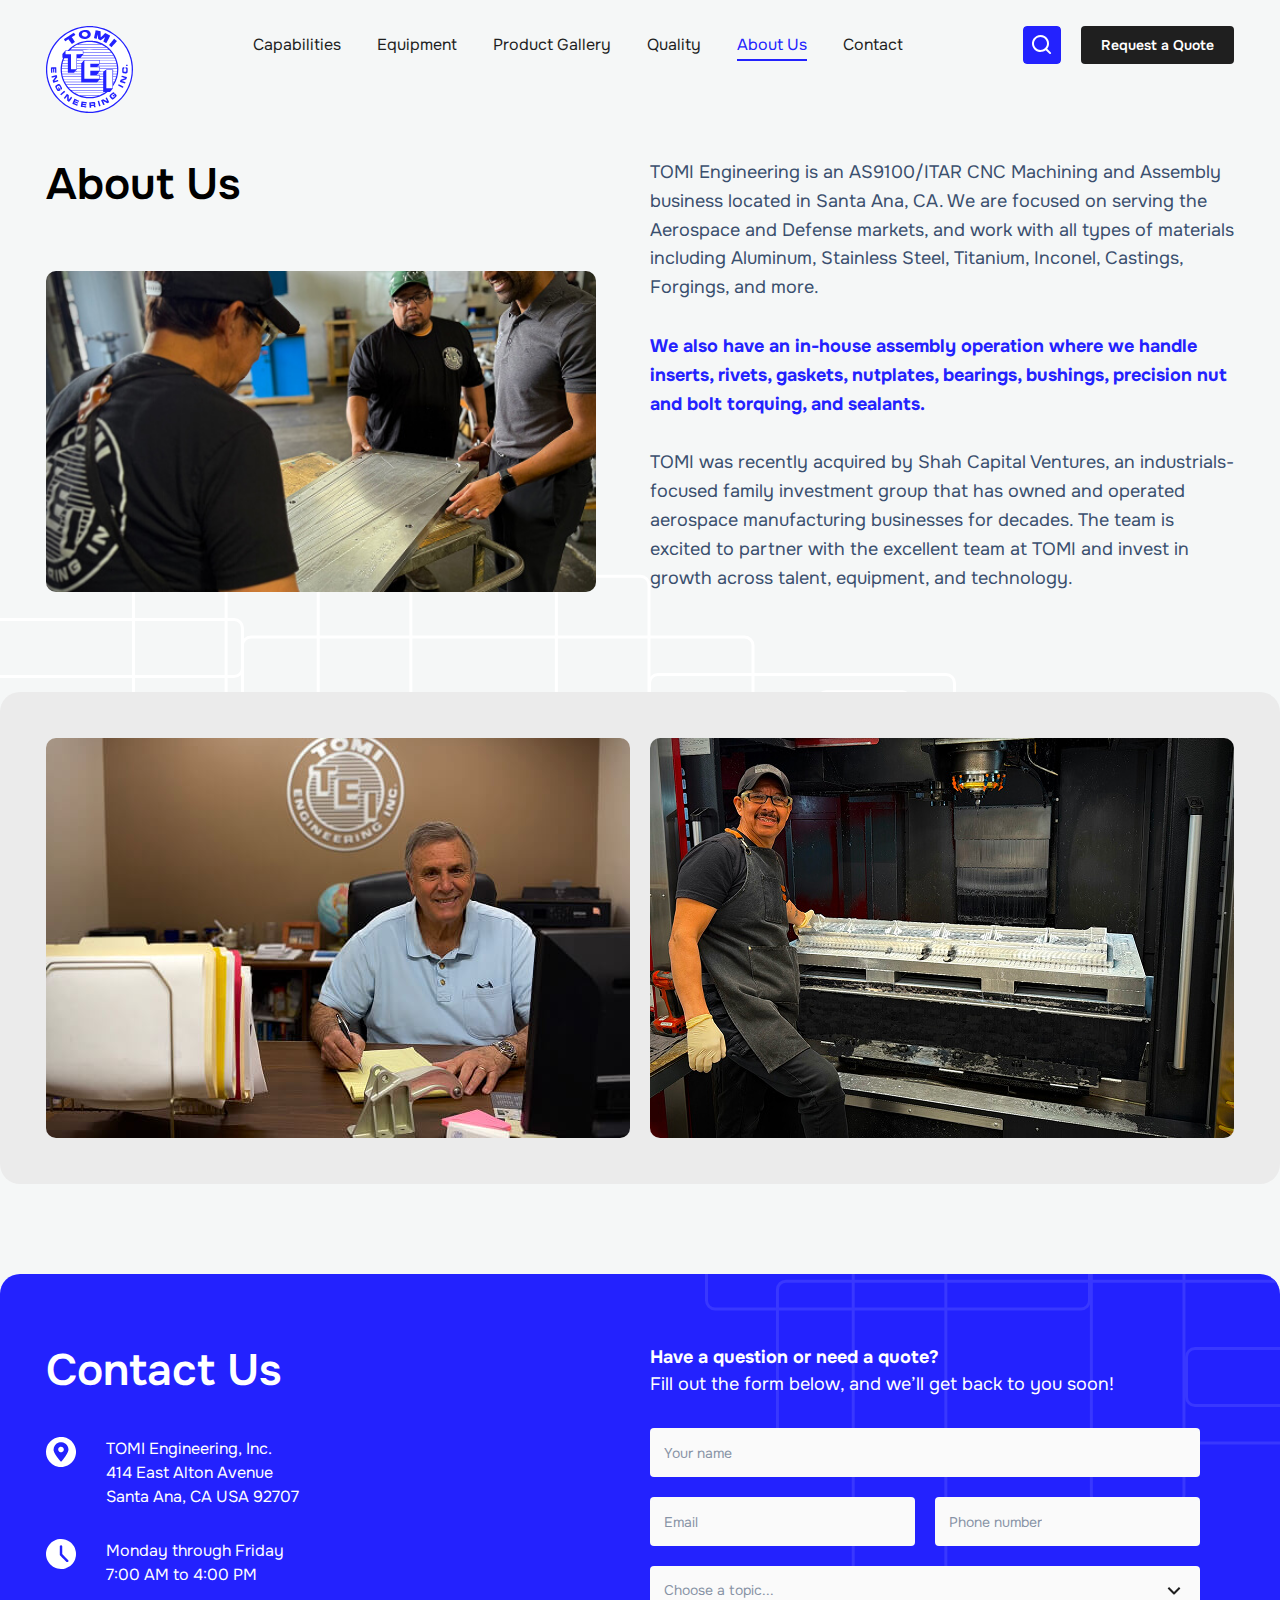
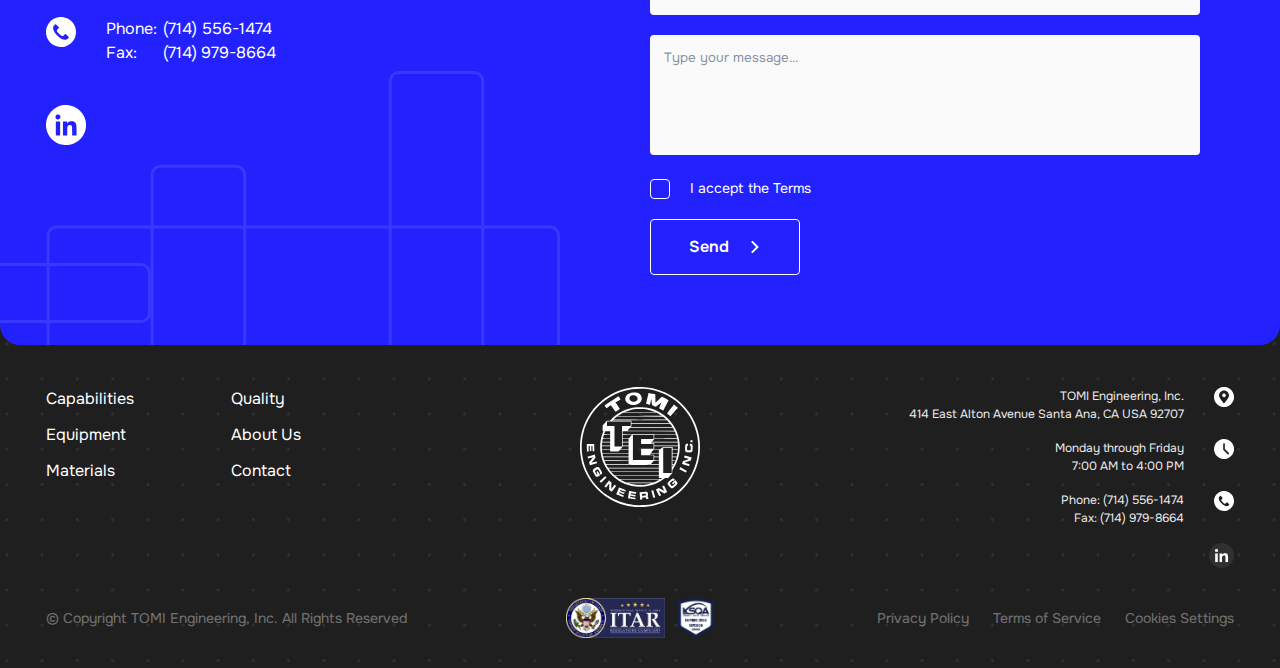
<file: about.html>
<!DOCTYPE html>
<html lang="en">
<head>
    <meta charset="UTF-8">
    <meta http-equiv="X-UA-Compatible" content="IE=edge">
    <meta name="viewport" content="width=device-width, initial-scale=1.0">
    <link rel="stylesheet" href="css/style.min.css">
    <link rel="stylesheet" href="https://cdnjs.cloudflare.com/ajax/libs/animate.css/4.1.1/animate.min.css" />
    <!-- <link rel="stylesheet" href="https://cdn.jsdelivr.net/npm/@fancyapps/ui@5.0/dist/fancybox/fancybox.css" /> -->
    <link rel="stylesheet" href="https://cdn.jsdelivr.net/npm/swiper@11/swiper-bundle.min.css" />
    <title>About Us</title>
</head>

<body>
    <svg display="none">
    <symbol id="arrow" viewBox="0 0 8 14">
        <g>
            <path fill-rule="evenodd" clip-rule="evenodd"
                d="M0.843063 7.71102L6.50006 13.368L7.91406 11.954L2.96406 7.00401L7.91406 2.05401L6.50006 0.640015L0.843063 6.29701C0.655592 6.48454 0.550276 6.73885 0.550276 7.00401C0.550276 7.26918 0.655592 7.52349 0.843063 7.71102Z" />
        </g>
    </symbol>
    <symbol id="search" viewBox="0 0 20 20">
        <g>
            <path fill-rule="evenodd" clip-rule="evenodd"
                d="M8.50025 1.91687e-08C7.14485 0.000115492 5.80912 0.324364 4.60451 0.945694C3.3999 1.56702 2.36135 2.46742 1.57549 3.57175C0.789633 4.67609 0.279263 5.95235 0.0869618 7.29404C-0.10534 8.63574 0.0260029 10.004 0.470032 11.2846C0.914061 12.5652 1.6579 13.7211 2.63949 14.6557C3.62108 15.5904 4.81196 16.2768 6.11277 16.6576C7.41358 17.0384 8.7866 17.1026 10.1173 16.8449C11.448 16.5872 12.6977 16.015 13.7623 15.176L17.4143 18.828C17.6029 19.0102 17.8555 19.111 18.1177 19.1087C18.3799 19.1064 18.6307 19.0012 18.8161 18.8158C19.0015 18.6304 19.1066 18.3796 19.1089 18.1174C19.1112 17.8552 19.0104 17.6026 18.8283 17.414L15.1763 13.762C16.1642 12.5086 16.7794 11.0024 16.9514 9.41573C17.1233 7.82905 16.8451 6.22602 16.1485 4.79009C15.4519 3.35417 14.3651 2.14336 13.0126 1.29623C11.66 0.449106 10.0962 -0.000107143 8.50025 1.91687e-08ZM2.00025 8.5C2.00025 6.77609 2.68507 5.12279 3.90406 3.90381C5.12305 2.68482 6.77635 2 8.50025 2C10.2242 2 11.8775 2.68482 13.0964 3.90381C14.3154 5.12279 15.0003 6.77609 15.0003 8.5C15.0003 10.2239 14.3154 11.8772 13.0964 13.0962C11.8775 14.3152 10.2242 15 8.50025 15C6.77635 15 5.12305 14.3152 3.90406 13.0962C2.68507 11.8772 2.00025 10.2239 2.00025 8.5Z" />
        </g>
    </symbol>
    <symbol id="plane" viewBox="0 0 30 30">
        <g>
            <path fill-rule="evenodd" clip-rule="evenodd"
                d="M26.5041 0.0705083C26.1639 0.166192 25.7916 0.343614 25.5326 0.533399C25.4395 0.601661 21.4866 4.69824 16.7484 9.63699C12.0102 14.5757 8.09813 18.6165 8.05488 18.6165C8.01164 18.6165 6.82746 18.366 5.42338 18.0598C4.0193 17.7537 2.82539 17.5032 2.77025 17.5032C2.62863 17.5032 0.0223242 20.1226 0.0945703 20.1923C0.125859 20.2225 1.52748 21.0291 3.2093 21.985L6.26713 23.7228L7.97672 26.7339C8.91697 28.3901 9.72152 29.7922 9.76465 29.8498C9.83596 29.945 9.96106 29.8366 11.1642 28.6365C11.8909 27.9117 12.4854 27.2745 12.4854 27.2205C12.4854 27.1666 12.235 25.9745 11.9288 24.5714C11.6227 23.1683 11.3722 21.9835 11.3722 21.9385C11.3722 21.8935 15.4177 17.9758 20.3622 13.2324C25.3068 8.48908 29.4328 4.48672 29.5311 4.33824C29.8751 3.81893 29.9699 3.47926 29.9699 2.76688C29.9699 2.23619 29.9466 2.06346 29.838 1.78883C29.5574 1.07932 28.8984 0.421543 28.2028 0.156583C27.7658 -0.00988229 26.9387 -0.0517768 26.5041 0.0705083ZM9.92988 3.68147L8.57584 5.03557L5.9335 4.23811C4.4802 3.79953 3.25688 3.4407 3.21504 3.4407C3.1732 3.4407 2.4327 4.14734 1.56943 5.01102L0 6.58127L1.36477 7.43445C2.11541 7.90367 4.54201 9.42289 6.75715 10.8104L10.7847 13.3333L13.598 10.4014C15.1453 8.78885 16.4112 7.45291 16.4112 7.43264C16.4112 7.41236 16.0153 7.27783 15.5314 7.13369L14.6515 6.87154L15.6335 5.8884L16.6153 4.90525L15.986 4.2759L15.3567 3.6466L14.0524 4.9499C13.3351 5.66674 12.7151 6.2532 12.6747 6.2532C12.5998 6.2532 10.6029 5.66106 10.5546 5.62449C10.54 5.61348 10.9879 5.14402 11.5499 4.58135L12.5716 3.5583L11.9583 2.94289C11.621 2.6044 11.3312 2.32742 11.3145 2.32742C11.2977 2.32742 10.6746 2.93674 9.92988 3.68147ZM24.0848 14.3702L23.1162 15.3388L22.8546 14.4584C22.7106 13.9743 22.5772 13.5779 22.5579 13.5778C22.5388 13.5776 21.2025 14.8436 19.5885 16.3913L16.6539 19.2051L20.0296 24.598L23.4052 29.9908L24.9766 28.4203C25.8408 27.5565 26.5479 26.8169 26.5479 26.7767C26.5479 26.7365 26.1888 25.5136 25.7498 24.0592L24.9517 21.4149L26.3207 20.0449L27.6897 18.675L27.0604 18.0456L26.4311 17.4163L25.4077 18.4384C24.8447 19.0006 24.3752 19.4486 24.3642 19.434C24.3258 19.3834 23.7354 17.3977 23.7354 17.3193C23.7354 17.276 24.3218 16.6537 25.0384 15.9366L26.3413 14.6327L25.7279 14.0172C25.3905 13.6786 25.1007 13.4016 25.0839 13.4016C25.0671 13.4016 24.6175 13.8375 24.0848 14.3702Z" />
        </g>
    </symbol>
    <symbol id="shield" viewBox="0 0 26 30">
        <g>
            <path fill-rule="evenodd" clip-rule="evenodd"
                d="M12.1362 0.290724C10.1546 1.43617 7.35286 2.39138 4.63586 2.84786C3.76055 2.99492 2.32062 3.15628 1.16921 3.23631C0.541317 3.27993 0.282666 3.40815 0.099269 3.76666C-0.00598646 3.97228 -0.0111959 4.31403 0.0099556 9.60247C0.0343708 15.6961 0.0272156 15.5569 0.403738 17.2474C1.36177 21.5483 4.16074 25.4398 8.08789 27.9308C8.80365 28.3848 10.2281 29.103 11.0378 29.4182C11.7949 29.713 12.7138 30.0012 12.8926 30C13.1115 29.9986 14.6371 29.4565 15.4393 29.0951C21.2293 26.4868 25.1277 21.111 25.6606 15.0002C25.6962 14.5913 25.7237 12.0468 25.724 9.13174C25.7244 4.35652 25.7165 3.96933 25.6146 3.76666C25.4347 3.40841 25.1754 3.27987 24.5467 3.23719C20.3015 2.94922 16.7512 2.01831 13.8537 0.433387C13.3149 0.138647 12.9929 -0.00031329 12.8494 5.30317e-07C12.7132 0.000314351 12.4602 0.103436 12.1362 0.290724ZM14.2074 1.82995C16.9011 3.1013 19.5991 3.85522 22.5729 4.1676C23.0557 4.21838 23.5457 4.29966 23.6619 4.3483C23.9882 4.48506 24.2708 4.75489 24.4567 5.10731L24.6262 5.42866V10.0418C24.6262 14.9551 24.613 15.2327 24.3066 16.7391C23.3497 21.4429 20.1112 25.5607 15.651 27.7447C14.6009 28.2589 13.6075 28.6521 13.1358 28.7402C12.983 28.7688 12.7329 28.7688 12.5802 28.7402C11.8018 28.5948 9.68304 27.6307 8.54186 26.9027C4.88936 24.5728 2.3316 20.9737 1.43853 16.9075C1.10927 15.4083 1.09408 15.1106 1.09182 10.1046L1.08969 5.42866L1.23517 5.13329C1.39893 4.80077 1.72794 4.48431 2.04948 4.34999C2.1681 4.30041 2.66444 4.21831 3.15237 4.16748C4.83212 3.99261 6.34794 3.69229 7.93098 3.22074C9.00362 2.90121 10.6754 2.2538 11.5085 1.83522C12.3286 1.42324 12.4658 1.38081 12.9207 1.39895C13.2754 1.41307 13.4435 1.46937 14.2074 1.82995ZM12.0396 2.75867C11.5347 3.02567 10.0014 3.64553 9.09249 3.95019C7.25068 4.56741 5.38915 4.97676 3.46964 5.18651C2.53571 5.28863 2.45926 5.3069 2.2979 5.4672L2.12529 5.63867V9.78593V13.9332H7.24057H12.3558V8.28443C12.3558 5.1776 12.3346 2.63691 12.3088 2.63842C12.2829 2.63998 12.1618 2.69402 12.0396 2.75867ZM13.3601 8.28443V13.9332H18.4753H23.5906V9.78593V5.63867L23.4167 5.46475C23.2697 5.31775 23.1699 5.28386 22.7734 5.24595C19.6873 4.95127 16.6778 4.14764 13.9632 2.89343C13.6564 2.75164 13.3951 2.63565 13.3827 2.63565C13.3702 2.63565 13.3601 5.1776 13.3601 8.28443ZM2.22101 15.1728C2.23739 15.2677 2.29482 15.6137 2.34867 15.9416C3.09657 20.5006 6.18256 24.6527 10.3855 26.7549C10.8963 27.0104 11.8699 27.4174 12.2146 27.5196L12.3558 27.5615V21.2808V15.0002H7.27352H2.1912L2.22101 15.1728ZM13.3601 21.2808V27.5615L13.5013 27.5196C13.8461 27.4174 14.8197 27.0104 15.3304 26.7549C17.6748 25.5823 19.8843 23.5829 21.2669 21.3832C22.0109 20.1994 22.6475 18.7779 23.0289 17.4488C23.1894 16.8895 23.2812 16.4418 23.4955 15.1728L23.5247 15.0002H18.4424H13.3601V21.2808Z" />
        </g>
    </symbol>
    <symbol id="rocket" viewBox="0 0 30 30">
        <g>
            <path fill-rule="evenodd" clip-rule="evenodd"
                d="M25.6626 0.0193663C25.2215 0.0729071 24.2102 0.294576 23.6561 0.459186C20.2689 1.46544 16.0171 4.0694 12.2334 7.45484C11.5157 8.09692 11.5442 8.09288 10.1154 7.75492C8.75016 7.43197 8.48392 7.42793 7.87357 7.72114C7.55297 7.87508 7.09591 8.31232 3.78142 11.6358C1.14943 14.275 0.0386749 15.4265 0.0109956 15.5447C-0.0404927 15.7644 0.0920397 15.9645 0.341564 16.0434C0.447531 16.0769 1.75755 16.295 3.2527 16.5282C5.84007 16.9316 5.98838 16.9485 6.32734 16.8785C6.69086 16.8034 7.21278 16.561 7.49292 16.337C7.59754 16.2534 7.6943 16.2237 7.78613 16.2473C7.86149 16.2665 9.23601 17.5966 10.8407 19.203C13.9964 22.3623 13.9085 22.2549 13.6194 22.6004C13.2944 22.9887 13.0249 23.8023 13.0884 24.2034C13.1011 24.2838 13.2984 25.5502 13.5268 27.0177C13.7683 28.5695 13.9775 29.7408 14.0268 29.817C14.1242 29.9677 14.3339 30.036 14.5309 29.9812C14.6058 29.9604 16.3519 28.2494 18.4113 26.1789C22.5535 22.0141 22.4332 22.1564 22.4815 21.3619C22.5021 21.0223 22.4636 20.7685 22.2666 19.9453C22.1347 19.3937 22.0267 18.8839 22.0267 18.8126C22.0267 18.6126 22.1233 18.4692 22.6422 17.8988C25.0519 15.2503 27.3784 11.7416 28.611 8.89716C30.319 4.95538 30.4303 2.08992 28.9267 0.766415C28.6281 0.503637 28.2073 0.283727 27.709 0.130142C27.3965 0.0339097 26.1149 -0.0354646 25.6626 0.0193663ZM23.6898 4.5776C24.6492 4.92588 25.4026 5.76441 25.6326 6.74022C26.0802 8.63861 24.7903 10.4191 22.8555 10.5732C20.4996 10.761 18.8264 8.32522 19.8257 6.16242C20.2151 5.31955 21.1357 4.601 22.0267 4.44448C22.5111 4.35945 23.2521 4.41874 23.6898 4.5776ZM6.89078 19.0863C6.36088 19.636 5.92716 20.2089 5.38384 21.0768C4.15797 23.035 2.96788 25.9292 2.96788 26.9521C2.96788 27.4318 3.03743 27.4316 4.05751 26.9504C5.06869 26.4734 5.68925 26.2098 6.95558 25.7191C8.99382 24.9294 9.69038 24.514 10.8993 23.3673C11.2639 23.0215 11.3538 22.9024 11.3538 22.7651C11.3538 22.6186 11.0771 22.3173 9.43135 20.6715C7.9328 19.173 7.47661 18.7491 7.36238 18.7491C7.26069 18.7491 7.1162 18.8525 6.89078 19.0863Z" />
        </g>
    </symbol>
    <symbol id="address" viewBox="0 0 30 30">
        <g>
            <path fill-rule="evenodd" clip-rule="evenodd"
                d="M13.5761 0.0376677C6.90512 0.729265 1.45505 5.70991 0.261539 12.2055C-0.518702 16.4517 0.45679 20.6026 3.05419 24.0884C3.59946 24.8202 5.19585 26.4156 5.9369 26.9695C8.02365 28.529 10.323 29.4858 12.9601 29.892C13.7935 30.0204 16.0558 30.0386 16.8616 29.9234C20.2497 29.4389 23.1402 28.0456 25.4483 25.7846C26.8224 24.4386 27.6546 23.2868 28.5098 21.5474C29.2236 20.0958 29.6804 18.5816 29.9264 16.8515C30.0245 16.1611 30.0245 13.8438 29.9264 13.1534C29.5903 10.7893 28.7487 8.53025 27.5208 6.69648C25.1142 3.10201 21.4576 0.789784 17.1256 0.123017C16.3881 0.00949198 14.3259 -0.0401091 13.5761 0.0376677ZM15.7927 5.28475C17.7142 5.41565 19.7471 6.57679 20.9968 8.257C22.0736 9.70488 22.6489 11.812 22.384 13.3373C22.0197 15.4341 20.3175 18.366 17.2764 22.1344C16.5444 23.0415 15.0686 24.7466 15.0156 24.7466C14.9617 24.7466 13.7762 23.3897 12.9896 22.4279C10.1025 18.8971 8.36528 16.0646 7.75506 13.8931C7.61701 13.4018 7.59724 13.2278 7.60106 12.5371C7.6183 9.38309 9.68974 6.58407 12.7451 5.58618C13.4551 5.35431 14.5947 5.19031 15.1602 5.23862C15.257 5.24689 15.5416 5.26761 15.7927 5.28475ZM14.316 9.8123C12.8285 10.2126 11.9081 11.7536 12.2872 13.2097C12.6797 14.7173 14.2177 15.6474 15.6857 15.2648C17.1882 14.8732 18.1221 13.333 17.7421 11.8734C17.346 10.3519 15.7899 9.41573 14.316 9.8123Z" />
        </g>
    </symbol>
    <symbol id="hours" viewBox="0 0 30 30">
        <g>
            <path fill-rule="evenodd" clip-rule="evenodd"
                d="M13.5765 0.0678389C12.3301 0.18703 10.7802 0.557672 9.60036 1.01862C7.59866 1.80062 5.98834 2.85958 4.42399 4.42254C3.12895 5.71653 2.28963 6.88278 1.51857 8.45975C-0.519844 12.6286 -0.505417 17.4735 1.55774 21.6184C2.33326 23.1764 3.14714 24.3055 4.39531 25.5552C5.62729 26.7887 6.67013 27.5605 8.12135 28.3128C11.8057 30.2226 16.0802 30.5241 20.0025 29.1509C20.7681 28.8828 22.0823 28.2563 22.8137 27.8108C24.6957 26.6644 26.5357 24.8442 27.7637 22.9139C28.1365 22.328 28.8543 20.8576 29.1226 20.1304C29.4004 19.3776 29.751 17.9806 29.8874 17.0832C30.0375 16.0957 30.0375 13.9103 29.8874 12.9227C29.751 12.0253 29.4004 10.6283 29.1226 9.87551C28.8543 9.14829 28.1365 7.67797 27.7637 7.09204C26.8386 5.63789 25.3372 4.00068 24.0454 3.03743C20.9935 0.761774 17.2938 -0.287684 13.5765 0.0678389ZM15.7248 6.4785C15.8608 6.57425 16.0335 6.76875 16.1085 6.91079L16.245 7.1691V11.1287V15.0883L19.3188 18.1661C21.941 20.7915 22.402 21.2783 22.4563 21.4782C22.5565 21.8478 22.5324 22.1051 22.3666 22.4375C22.1037 22.9647 21.5519 23.2207 20.969 23.0858C20.682 23.0194 20.572 22.9168 17.3403 19.6987C15.4735 17.8396 13.9575 16.2835 13.8937 16.1605C13.7832 15.9479 13.7801 15.801 13.7954 11.4922L13.8111 7.04346L13.987 6.79388C14.252 6.41809 14.5969 6.25764 15.0842 6.28354C15.4057 6.30065 15.5227 6.33628 15.7248 6.4785Z" />
        </g>
    </symbol>
    <symbol id="phone" viewBox="0 0 30 30">
        <g>
            <path fill-rule="evenodd" clip-rule="evenodd"
                d="M13.6314 0.0654354C9.08609 0.503117 5.0382 2.92051 2.50169 6.71215C0.788657 9.27282 -0.112794 12.4664 0.0113116 15.535C0.208814 20.4208 2.65505 24.796 6.7034 27.5043C10.5939 30.1069 15.5916 30.7172 20.0519 29.1344C23.1452 28.0366 25.9079 25.8199 27.6918 23.0043C28.1062 22.3503 28.8154 20.9066 29.0962 20.1453C29.8168 18.1916 30.1355 15.794 29.9466 13.7469C29.4586 8.45889 26.3696 3.9164 21.6773 1.58648C19.1514 0.332289 16.3533 -0.19667 13.6314 0.0654354ZM9.82128 7.2132C10.009 7.28308 12.8514 10.087 12.98 10.3292C13.182 10.7097 13.1408 10.7796 12.0755 11.8626C11.5319 12.4154 11.0434 12.9529 10.9901 13.0571C10.7666 13.4934 10.8131 14.0185 11.1146 14.4672C12.0935 15.9237 14.6716 18.414 15.8598 19.0508C16.1313 19.1963 16.6647 19.2097 16.979 19.0789C17.1129 19.0232 17.5702 18.6177 18.1643 18.0281C19.1461 17.0537 19.2975 16.9493 19.6152 17.0276C19.8163 17.0771 22.6939 19.928 22.828 20.2105C22.9612 20.4912 22.8926 20.7007 22.5416 21.0856C21.3361 22.4073 20.0088 22.9931 18.643 22.8063C17.1012 22.5954 14.6115 21.362 12.7709 19.8972C12.0987 19.3623 10.4302 17.6875 9.88495 17.0005C9.20802 16.1476 8.51838 15.0777 8.07624 14.1946C7.19478 12.4341 6.9563 11.4289 7.16916 10.3711C7.36649 9.39077 7.70181 8.83566 8.67701 7.87494C9.25387 7.30671 9.40001 7.1952 9.6161 7.15862C9.6382 7.15487 9.73053 7.17943 9.82128 7.2132Z" />
        </g>
    </symbol>
    <symbol id="linkedin" viewBox="0 0 40 40">
        <g>
            <path fill-rule="evenodd" clip-rule="evenodd"
                d="M18.3213 0.0254704C15.393 0.32911 12.7172 1.14181 10.3678 2.4413C4.80274 5.51945 1.13018 10.8155 0.14691 17.1805C-0.0495555 18.4525 -0.0488511 21.5472 0.148319 22.8107C0.839078 27.2378 2.76639 31.077 5.83916 34.1468C8.90887 37.2135 12.7179 39.1241 17.1472 39.8189C18.264 39.9941 20.5506 40.0556 21.7708 39.9434C30.373 39.1521 37.4904 33.01 39.4947 24.6483C39.9112 22.9109 40.0003 22.0901 40 19.9956C39.9996 17.7977 39.8972 16.9279 39.4155 15.03C37.7954 8.64797 33.0921 3.45809 26.853 1.16824C25.8376 0.795557 24.0545 0.34475 22.9002 0.168962C22.1109 0.048695 19.0288 -0.0478786 18.3213 0.0254704ZM13.0898 9.75837C13.9781 10.1839 14.4872 11.0105 14.4839 12.0218C14.4815 12.7557 14.2312 13.3195 13.6787 13.8358C12.4232 15.009 10.4177 14.6111 9.6815 13.0427C9.51204 12.6818 9.47713 12.4972 9.48034 11.9803C9.4837 11.4523 9.51955 11.284 9.71038 10.9009C10.3478 9.62144 11.7879 9.13451 13.0898 9.75837ZM26.9313 16.288C28.2104 16.5409 29.2238 17.311 29.7901 18.4605C30.4503 19.8008 30.5906 21.3452 30.5552 26.8769L30.5319 30.5131L28.364 30.5339L26.1962 30.5546L26.1693 26.233C26.1397 21.4819 26.1437 21.523 25.645 20.7708C25.2174 20.1258 24.3894 19.8405 23.3966 19.996C22.4306 20.1472 21.8123 20.6959 21.4768 21.6996C21.3056 22.212 21.3009 22.3212 21.274 26.3882L21.2466 30.5522H19.0991H16.9515V23.5144V16.4767H19.0257H21.1V17.4151C21.1 18.2963 21.1737 18.581 21.2993 18.1854C21.3288 18.0929 21.5864 17.785 21.8721 17.5011C23.1032 16.2777 24.8096 15.8685 26.9313 16.288ZM14.1337 23.5144V30.5522H11.9812H9.82865V23.5144V16.4767H11.9812H14.1337V23.5144Z" />
        </g>
    </symbol>
    <symbol id="linkedin-footer" viewBox="0 0 25 25">
        <g>
            <circle cx="12.5" cy="12.5" r="12.5" fill="white" />
            <path fill-rule="evenodd" clip-rule="evenodd"
                d="M11.4508 0.015919C9.62063 0.205694 7.94823 0.713634 6.47987 1.52581C3.00172 3.44966 0.706359 6.7597 0.0918186 10.7378C-0.0309722 11.5328 -0.0305319 13.467 0.0926991 14.2567C0.524424 17.0236 1.729 19.4231 3.64947 21.3418C5.56804 23.2584 7.94867 24.4526 10.717 24.8868C11.415 24.9963 12.8441 25.0348 13.6068 24.9646C18.9832 24.47 23.4315 20.6313 24.6842 15.4052C24.9445 14.3193 25.0002 13.8063 25 12.4972C24.9998 11.1235 24.9358 10.5799 24.6347 9.39377C23.6221 5.40498 20.6826 2.16131 16.7831 0.730153C16.1485 0.497223 15.034 0.215469 14.3127 0.105601C13.8193 0.0304343 11.893 -0.0299241 11.4508 0.015919ZM8.18114 6.09898C8.73634 6.36495 9.05452 6.88159 9.05241 7.51362C9.05095 7.97229 8.8945 8.32472 8.54917 8.64738C7.76453 9.38062 6.51104 9.13191 6.05094 8.15171C5.94502 7.92616 5.92321 7.81077 5.92521 7.48771C5.92732 7.15767 5.94972 7.0525 6.06899 6.81307C6.46735 6.0134 7.36744 5.70907 8.18114 6.09898ZM16.8321 10.18C17.6315 10.3381 18.2649 10.8194 18.6188 11.5378C19.0314 12.3755 19.1192 13.3408 19.097 16.7981L19.0824 19.0707L17.7275 19.0837L16.3727 19.0966L16.3558 16.3956C16.3373 13.4262 16.3398 13.4519 16.0281 12.9818C15.7608 12.5786 15.2434 12.4003 14.6229 12.4975C14.0191 12.592 13.6327 12.9349 13.423 13.5623C13.316 13.8825 13.3131 13.9508 13.2963 16.4926L13.2792 19.0951H11.9369H10.5947V14.6965V10.2979H11.8911H13.1875V10.8844C13.1875 11.4352 13.2336 11.6131 13.3121 11.3659C13.3305 11.3081 13.4915 11.1156 13.6701 10.9382C14.4395 10.1735 15.506 9.91779 16.8321 10.18ZM8.83354 14.6965V19.0951H7.48823H6.14291V14.6965V10.2979H7.48823H8.83354V14.6965Z"
                fill="#303030" />
        </g>
    </symbol>
    <symbol id="capabilities-1" viewBox="0 0 40 40">
        <g>
            <path fill-rule="evenodd" clip-rule="evenodd"
                d="M3.51562 11.1719V22.3438H5.85906H8.20242L8.22234 13.5352L8.24219 4.72656L11.1914 4.70609L14.1406 4.68563V5.85844V7.03125H15.3125H16.4844V10V12.9688H17.6562H18.8281V14.7266V16.4844H20H21.1719V14.7266V12.9688H22.3438H23.5156V10V7.03125H24.6875H25.8594V5.85844V4.68563L28.8086 4.70609L31.7578 4.72656L31.7777 13.5352L31.7976 22.3438H34.1409H36.4844V11.1719V0H34.1406H31.7969V1.17188V2.34375H28.8281H25.8594V1.17188V0H20H14.1406V1.17188V2.34375H11.1719H8.20312V1.17188V0H5.85938H3.51562V11.1719ZM11.7969 20.5859V22.3438H20H28.2031V20.5859V18.8281H20H11.7969V20.5859ZM0 29.4141V34.1406H20H40V29.4141V24.6875H20H0V29.4141ZM7.03125 29.4162V30.6291L5.87891 30.6076L4.72656 30.5859L4.70469 29.4959C4.69273 28.8965 4.70039 28.3603 4.7218 28.3045C4.75125 28.2278 5.03742 28.2031 5.89602 28.2031H7.03125V29.4162ZM11.7578 29.4141V30.5859H10.5859H9.41406L9.39219 29.4959C9.38023 28.8965 9.38828 28.3594 9.41008 28.3024C9.44117 28.2216 9.70242 28.2037 10.6038 28.2205L11.7578 28.2422V29.4141ZM16.4453 29.4141V30.5859L15.293 30.6076L14.1406 30.6291V29.4141V28.199L15.293 28.2205L16.4453 28.2422V29.4141ZM4.6875 38.2422V40H8.22344H11.7595L12.6373 38.2422L13.5152 36.4844H9.10133H4.6875V38.2422ZM28.5346 38.2422L29.4124 40H32.9484H36.4844V38.2422V36.4844H32.0705H27.6567L28.5346 38.2422Z" />
        </g>
    </symbol>
    <symbol id="capabilities-2" viewBox="0 0 40 40">
        <g>
            <path fill-rule="evenodd" clip-rule="evenodd"
                d="M9.55885 0.927881V2.10088H14.3008H19.0427L19.0426 3.95813L19.0423 5.81537L18.5919 6.04817C17.9398 6.38506 17.3769 6.97852 17.0256 7.69937L16.7298 8.30627L15.0651 8.8579L13.4004 9.40952L12.7249 11.4315C12.3534 12.5436 12.0798 13.4813 12.117 13.5152C12.2374 13.6249 14.1914 14.2398 14.2469 14.1854C14.2766 14.1565 14.5148 13.493 14.7762 12.711L15.2517 11.2894L16.0695 11.0014C17.0369 10.6606 17.0583 10.6577 17.1223 10.8586C17.2153 11.1513 17.793 11.799 18.2027 12.07C18.8298 12.485 19.4228 12.6579 20.2184 12.6579C21.014 12.6579 21.607 12.485 22.2342 12.07C22.6438 11.799 23.2215 11.1513 23.3145 10.8586C23.3785 10.6577 23.3999 10.6606 24.3673 11.0014L25.1851 11.2894L25.6606 12.711C25.9221 13.493 26.1602 14.1565 26.1899 14.1854C26.2454 14.2398 28.1994 13.6249 28.3198 13.5152C28.3571 13.4813 28.0834 12.5436 27.7119 11.4315L27.0364 9.40952L25.3717 8.8579L23.707 8.30627L23.4112 7.69937C23.0599 6.97852 22.497 6.38506 21.8449 6.04817L21.3945 5.81537L21.3943 3.95813L21.3941 2.10088H26.136H30.878V0.927881V-0.245117H20.2184H9.55885V0.927881ZM3.68041 21.5335V25.639H8.42235H13.1643V21.5335V17.4281H8.42235H3.68041V21.5335ZM15.5157 21.5335V25.639H20.2184H24.9212V21.5335V17.4281H20.2184H15.5157V21.5335ZM27.2725 21.5335V25.639H32.0145H36.7564V21.5335V17.4281H32.0145H27.2725V21.5335ZM5.43987 28.0688C4.71032 28.1551 3.68496 28.48 3.05338 28.8249C2.73548 28.9986 2.28887 29.359 1.86547 29.7837C1.29549 30.3555 1.13082 30.5817 0.834939 31.1992C0.362391 32.1853 0.207827 32.8746 0.216136 33.9587C0.234241 36.3247 1.37905 38.166 3.45445 39.1674C4.76683 39.8006 3.43571 39.7541 20.2576 39.7541H35.228L35.8665 39.584C38.5594 38.8664 40.2128 36.7164 40.2158 33.9282C40.217 32.8385 40.0422 32.0819 39.5653 31.113C39.2995 30.5728 39.1049 30.3158 38.5264 29.7409C37.7118 28.9313 36.9683 28.5099 35.8158 28.2047L35.1496 28.0283L20.5711 28.0159C12.5529 28.009 5.7439 28.0328 5.43987 28.0688ZM10.6464 30.5566C12.1978 31.0383 13.1345 32.3667 13.1067 34.0455C13.0915 34.9643 12.768 35.6906 12.0526 36.4126C10.0776 38.4058 6.61367 37.2834 6.11126 34.4875C5.87268 33.1594 6.5933 31.5704 7.73755 30.9013C8.57668 30.4107 9.73465 30.2735 10.6464 30.5566ZM21.2013 30.5298C23.0165 30.9985 24.1149 32.9488 23.6238 34.8307C23.2823 36.1391 22.1443 37.1498 20.743 37.3894C19.0461 37.6793 17.2474 36.5085 16.8122 34.8307C16.318 32.9252 17.4775 30.9304 19.3326 30.4949C19.8101 30.3828 20.6959 30.3994 21.2013 30.5298ZM31.8871 30.5566C33.2141 30.9686 34.1124 32.0265 34.3286 33.4318C34.6805 35.7177 32.5921 37.7655 30.3 37.3824C28.3798 37.0614 27.0865 35.3243 27.3551 33.427C27.5491 32.0566 28.456 30.9777 29.7648 30.5602C30.3651 30.3687 31.2772 30.3672 31.8871 30.5566ZM9.12776 32.8247C9.04154 32.8621 8.87413 32.9897 8.75562 33.1081C8.18572 33.6783 8.37916 34.6225 9.13419 34.9557C9.84376 35.2689 10.6719 34.8182 10.7351 34.0846C10.7765 33.6033 10.7261 33.4439 10.4336 33.1311C10.1635 32.8422 10.0894 32.8066 9.70863 32.783C9.47537 32.7684 9.21398 32.7873 9.12776 32.8247ZM19.5834 32.9327C19.2675 33.1433 19.043 33.5523 19.0429 33.9176C19.0427 34.265 19.3109 34.7281 19.6168 34.9082C19.94 35.0987 20.501 35.0963 20.8291 34.9029C21.3505 34.5956 21.5373 33.7689 21.201 33.2568C20.8703 32.7534 20.0877 32.5966 19.5834 32.9327ZM30.2501 32.9312C29.8464 33.2053 29.6892 33.468 29.6892 33.8687C29.6892 34.505 30.0578 34.9401 30.6984 35.06C31.069 35.1294 31.6454 34.8417 31.8499 34.4852C32.0535 34.1302 32.0454 33.6298 31.8304 33.2826C31.5082 32.7626 30.7475 32.5934 30.2501 32.9312Z" />
        </g>
    </symbol>
    <symbol id="capabilities-3" viewBox="0 0 40 40">
        <g>
            <path fill-rule="evenodd" clip-rule="evenodd"
                d="M16.9995 0.263292C16.5125 0.558058 16.4134 0.828839 16.4095 1.87462L16.4062 2.77306L15.5466 2.98673C14.0226 3.36556 12.4262 4.02728 10.9727 4.88275L10.2196 5.32595L9.54078 4.66165C9.01078 4.14306 8.79664 3.98517 8.56406 3.94157C7.96047 3.82829 7.82375 3.92806 5.8068 5.95415C4.2068 7.56134 3.91016 7.89501 3.86562 8.13806C3.76875 8.66618 3.88289 8.90048 4.58898 9.6229L5.25164 10.3009L4.84625 10.972C3.99289 12.3849 3.06719 14.6674 2.80898 15.9957L2.71406 16.484H1.81687C1.03219 16.484 0.880625 16.5059 0.608047 16.6592C0.0127344 16.9938 0 17.0636 0 19.9996C0 22.9356 0.0127344 23.0055 0.608047 23.3401C0.880625 23.4933 1.03219 23.5152 1.81687 23.5152H2.71406L2.80898 24.0035C3.06359 25.3134 3.9325 27.4664 4.80437 28.9478L5.2482 29.7019L4.58391 30.3807C4.06531 30.9107 3.90742 31.1249 3.86383 31.3574C3.75055 31.961 3.85031 32.0977 5.87641 34.1147C7.48359 35.7147 7.81727 36.0113 8.06031 36.0559C8.58773 36.1526 8.82297 36.0384 9.54055 35.337L10.2139 34.6788L11.1658 35.2242C12.6317 36.0641 14.2886 36.7268 15.8008 37.0782L16.4062 37.2189V38.1045C16.4062 39.1563 16.5224 39.4699 17.0143 39.7463C17.3198 39.918 17.3775 39.9215 19.9161 39.9215C22.3578 39.9215 22.5239 39.9125 22.8145 39.7642C23.013 39.663 23.179 39.497 23.2802 39.2985C23.4325 39 23.4375 38.8461 23.4375 34.4601V29.9299L23.0273 30.0703C22.8018 30.1476 22.3008 30.2772 21.9141 30.3584C20.959 30.5589 18.9188 30.5624 17.9688 30.3652C15.7563 29.9059 14.0338 28.9756 12.4602 27.3898C10.9105 25.8282 10.0129 24.1478 9.55586 21.9527C9.36391 21.0313 9.36391 18.968 9.55586 18.0465C10.0124 15.8538 10.9076 14.1769 12.4602 12.6059C14.4091 10.6338 16.7449 9.59993 19.5312 9.47618C20.6521 9.42642 21.9211 9.57962 22.8618 9.87837L23.4375 10.0612V5.53509C23.4375 1.15314 23.4325 0.99923 23.2802 0.700714C23.179 0.502199 23.013 0.336261 22.8145 0.235011C22.5238 0.08673 22.3583 0.0777456 19.9055 0.0781362C17.3093 0.0785269 17.3041 0.0788393 16.9995 0.263292ZM30.6833 0.548214C29.8913 0.748371 29.118 1.32767 28.7334 2.00915L28.5007 2.4215H27.141H25.7812V3.59337V4.76525H27.141H28.5007L28.7334 5.17759C29.0359 5.7136 29.5037 6.12946 30.1466 6.43415C30.6137 6.6554 30.7363 6.67931 31.4062 6.67931C32.0774 6.67931 32.1984 6.65564 32.6703 6.43204C33.3966 6.08798 33.849 5.64509 34.2004 4.934C34.4761 4.37618 34.4922 4.30235 34.4922 3.59337C34.4922 2.88439 34.4761 2.81056 34.2004 2.25275C33.6725 1.18454 32.7346 0.557746 31.582 0.502902C31.249 0.487042 30.8446 0.507433 30.6833 0.548214ZM36.142 7.19087C35.6477 7.31509 34.9441 7.7315 34.6025 8.10204C34.4271 8.29235 34.1742 8.68173 34.0405 8.96735C33.834 9.40876 33.797 9.58056 33.7934 10.1142C33.791 10.4594 33.8145 10.856 33.8457 10.9956C33.9016 11.2466 33.8882 11.2611 32.6392 12.3042L31.3762 13.359H28.5787H25.7812V14.5309V15.7027H28.9102C31.6311 15.7027 32.0706 15.6863 32.2818 15.5772C32.4153 15.5081 33.1754 14.908 33.9708 14.2434C35.1318 13.2734 35.4491 13.0454 35.5796 13.087C36.3464 13.3317 36.5646 13.3669 37.0933 13.331C38.2205 13.2546 39.1533 12.6185 39.6691 11.5746C39.9448 11.0168 39.9609 10.943 39.9609 10.234C39.9609 9.52501 39.9448 9.45118 39.6691 8.89337C39.1413 7.82517 38.2034 7.19837 37.0507 7.14353C36.7177 7.12767 36.3088 7.14899 36.142 7.19087ZM18.7109 11.8831C17.0775 12.1187 15.3505 12.9991 14.1326 14.217C13.081 15.2685 12.3673 16.5358 11.9332 18.1222C11.7005 18.9725 11.7005 21.0267 11.9332 21.877C12.2076 22.8795 12.5556 23.6809 13.0457 24.4384C14.4598 26.6242 16.8663 28.0281 19.4531 28.1764C20.5314 28.2383 21.4727 28.1081 22.5391 27.7495L23.3984 27.4605V19.9996V12.5388L22.5391 12.2505C21.2587 11.8209 19.9878 11.699 18.7109 11.8831ZM36.152 16.9545C35.36 17.1546 34.5868 17.7339 34.2022 18.4154L33.9695 18.8277H29.8754H25.7812V19.9996V21.1715H29.8754H33.9695L34.2022 21.5838C34.5047 22.1199 34.9724 22.5357 35.6154 22.8404C36.0824 23.0617 36.2051 23.0856 36.875 23.0856C37.5462 23.0856 37.6671 23.0619 38.1391 22.8383C38.8654 22.4942 39.3177 22.0513 39.6691 21.3402C39.9448 20.7824 39.9609 20.7086 39.9609 19.9996C39.9609 19.2906 39.9448 19.2168 39.6691 18.659C39.1413 17.5908 38.2034 16.964 37.0507 16.9092C36.7177 16.8933 36.3134 16.9137 36.152 16.9545ZM25.7812 25.4684V26.6402H28.5787H31.3762L32.6392 27.6951C33.8882 28.7381 33.9016 28.7527 33.8457 29.0037C33.8145 29.1432 33.7912 29.5447 33.7937 29.8958C33.7978 30.47 33.8274 30.5931 34.0884 31.1212C34.4316 31.8155 34.8845 32.2538 35.625 32.6082C36.0831 32.8274 36.2054 32.8512 36.875 32.8512C37.5462 32.8512 37.6671 32.8275 38.1391 32.6039C38.8654 32.2599 39.3177 31.817 39.6691 31.1059C39.9448 30.5481 39.9609 30.4742 39.9609 29.7652C39.9609 29.0563 39.9448 28.9824 39.6691 28.4246C39.1533 27.3807 38.2205 26.7446 37.0933 26.6682C36.5646 26.6324 36.3464 26.6675 35.5796 26.9122C35.4491 26.9538 35.1318 26.7258 33.9708 25.7558C33.1754 25.0913 32.4153 24.4911 32.2818 24.422C32.0706 24.3129 31.6311 24.2965 28.9102 24.2965H25.7812V25.4684ZM30.6833 33.3607C29.8913 33.5609 29.118 34.1402 28.7334 34.8217L28.5007 35.234H27.141H25.7812V36.4059V37.5777H27.141H28.5007L28.7334 37.9901C29.0359 38.5261 29.5037 38.942 30.1466 39.2467C30.6137 39.4679 30.7363 39.4918 31.4062 39.4918C32.0774 39.4918 32.1984 39.4681 32.6703 39.2445C33.3966 38.9005 33.849 38.4576 34.2004 37.7465C34.4761 37.1887 34.4922 37.1149 34.4922 36.4059C34.4922 35.6969 34.4761 35.6231 34.2004 35.0652C33.6725 33.997 32.7346 33.3702 31.582 33.3154C31.249 33.2995 30.8446 33.3199 30.6833 33.3607Z" />
        </g>
    </symbol>
    <symbol id="capabilities-4" viewBox="0 0 40 40">
        <g>
            <path fill-rule="evenodd" clip-rule="evenodd"
                d="M17.3965 0.159182C15.5942 1.10856 0.47846 9.65606 0.348538 9.79918C0.253382 9.90403 0.133929 10.1288 0.0830694 10.2986C0.00564755 10.5568 0.0120538 10.6639 0.122132 10.9521C0.194476 11.1415 0.313929 11.3496 0.387601 11.4143C0.510491 11.5222 16.6751 20.6153 17.4171 20.9938C17.8378 21.2084 18.1361 21.203 18.5905 20.9726C19.3489 20.588 35.4489 11.5301 35.5773 11.4158C35.651 11.3503 35.7704 11.1415 35.8428 10.9521C35.9528 10.6639 35.9592 10.5568 35.8818 10.2986C35.831 10.1288 35.7115 9.90324 35.6164 9.79746C35.4767 9.64215 19.9059 0.841604 18.5905 0.174494C18.1412 -0.0533962 17.8081 -0.0576149 17.3965 0.159182ZM2.6551 17.8278C1.50823 18.4786 0.479554 19.0967 0.369085 19.2013C-0.0581025 19.6058 -0.0510713 20.3747 0.383538 20.7851C0.502366 20.8974 2.28713 21.9362 4.34963 23.0936C13.2949 28.1134 17.1785 30.2878 17.4121 30.4069C17.7556 30.5822 18.2379 30.5668 18.6272 30.3682C18.8066 30.2767 20.6596 29.2439 22.7453 28.0732C24.8308 26.9026 28.5235 24.83 30.9512 23.4675C33.3789 22.105 35.4625 20.8982 35.5814 20.7857C35.8643 20.5177 35.9824 20.081 35.8773 19.6909C35.8334 19.5278 35.7002 19.3014 35.5814 19.1881C35.4625 19.0747 34.4192 18.4516 33.2628 17.8034L31.1603 16.6248L29.4346 17.5932C28.4856 18.1258 25.8565 19.6018 23.5924 20.8732C21.3282 22.1445 19.2892 23.2475 19.0611 23.3244C18.5089 23.5106 17.4596 23.5118 16.9114 23.3269C16.6876 23.2514 13.9103 21.7331 10.7396 19.9528C7.56885 18.1725 4.9219 16.6998 4.85744 16.6802C4.79299 16.6606 3.8019 17.177 2.6551 17.8278ZM8.19799 20.3779C9.02619 20.8828 8.94034 22.0682 8.04877 22.4377C7.40323 22.7052 6.79455 22.4304 6.53658 21.7549C6.32518 21.2014 6.56854 20.6404 7.16213 20.3129C7.4108 20.1757 7.91877 20.2075 8.19799 20.3779ZM28.8262 20.3318C29.584 20.7261 29.7241 21.621 29.1222 22.2229C28.4246 22.9204 27.2006 22.3972 27.2015 21.4018C27.2022 20.5411 28.0964 19.9521 28.8262 20.3318ZM13.1371 23.2495C13.8989 23.6322 13.9807 24.7332 13.2842 25.2299C12.9364 25.4781 12.3111 25.4908 11.9969 25.2562C11.6103 24.9675 11.459 24.6943 11.459 24.2845C11.459 23.4236 12.3679 22.863 13.1371 23.2495ZM23.9207 23.2884C24.3397 23.5736 24.5059 23.8564 24.5059 24.2845C24.5059 24.8869 24.0599 25.3667 23.4406 25.4307C22.7728 25.4996 22.2012 24.971 22.2012 24.2845C22.2012 23.3854 23.2071 22.8027 23.9207 23.2884ZM18.4811 25.9554C18.8784 26.1213 19.1153 26.5091 19.1153 26.9936C19.1153 27.6631 18.6374 28.1517 17.9824 28.1517C17.3275 28.1517 16.8496 27.6631 16.8496 26.9936C16.8496 26.1252 17.6574 25.6111 18.4811 25.9554ZM2.63088 27.2589C1.47073 27.9065 0.443694 28.5222 0.348538 28.6271C0.253382 28.7321 0.133929 28.9569 0.0830694 29.1268C0.00564755 29.385 0.0120538 29.4921 0.122132 29.7802C0.194476 29.9697 0.313929 30.1777 0.387601 30.2424C0.510491 30.3504 16.6751 39.4434 17.4171 39.8219C17.8283 40.0317 18.1364 40.0315 18.552 39.8211C18.7328 39.7296 21.4824 38.1946 24.6621 36.4103C27.8418 34.6259 31.5684 32.5368 32.9434 31.7679C34.3184 30.999 35.5212 30.2834 35.6164 30.1777C35.7115 30.0719 35.831 29.8464 35.8818 29.6766C35.9592 29.4184 35.9528 29.3113 35.8428 29.0232C35.7704 28.8337 35.651 28.6252 35.5773 28.5598C35.4069 28.4086 31.2634 26.0814 31.1646 26.0814C31.124 26.0814 29.4686 26.9911 27.4859 28.103C25.5031 29.215 22.8982 30.6759 21.6972 31.3496C20.4963 32.0234 19.3108 32.6429 19.063 32.7264C18.4592 32.9299 17.5072 32.9304 16.9057 32.7276C16.66 32.6448 14.1914 31.3041 11.4199 29.7483C8.64846 28.1925 6.04385 26.731 5.63198 26.5005C5.22002 26.27 4.85088 26.0814 4.81166 26.0814C4.77237 26.0815 3.79104 26.6114 2.63088 27.2589Z" />
        </g>
    </symbol>
</svg>
    <div class="wrapper">
        <header class="header">
            <div class="header__main">
                <div class="header__container container">
                    <div class="header__row">
                        <a href="index.html" class="header__logo">
                            <img src="img/logo.svg" alt="logo">
                        </a>
                        <nav class="header__menu menu-header" data-da="mobile-header__content, 1, 1100">
                            <ul class="menu-header__list">
                                <li class="menu-header__item">
                                    <a href="сapabilities.html" class="menu-header__link text_medium">Capabilities</a>
                                </li>
                                <li class="menu-header__item">
                                    <a href="equipment.html" class="menu-header__link text_medium">Equipment</a>
                                </li>
                                <li class="menu-header__item">
                                    <a href="gallery.html" class="menu-header__link text_medium">Product Gallery</a>
                                </li>
                                <li class="menu-header__item">
                                    <a href="quality.html" class="menu-header__link text_medium">Quality</a>
                                </li>
                                <li class="menu-header__item">
                                    <a href="about.html" class="menu-header__link text_medium active">About Us</a>
                                </li>
                                <li class="menu-header__item">
                                    <a href="" class="menu-header__link text_medium link-scroll"
                                        data-scroll="contacts">Contact</a>
                                </li>
                            </ul>
                        </nav>
                        <div class="header__actions">
                            <div class="header__search search-header" data-da="mobile-header__content, 0, 1100">
                                <div class="search-header__body">
                                    <button class="search-header__open search-header__btn">
                                        <svg>
                                            <use xlink:href="#search"></use>
                                        </svg>
                                    </button>
                                    <button class="search-header__close">
                                        <svg>
                                            <use xlink:href="#arrow"></use>
                                        </svg>
                                    </button>
                                    <form action="#" class="search-header__form form-search-header">
                                        <div class="form-search-header__item">
                                            <input placeholder="Search..." autocomplete='off' type='text' name='form[]'
                                                class='form-search-header__input text_small'>
                                        </div>
                                        <button type='submit' class='form-search-header__btn search-header__btn'>
                                            <svg>
                                                <use xlink:href="#search"></use>
                                            </svg>
                                        </button>
                                    </form>
                                </div>
                            </div>
                            <a href="" class="header__btn-request text_small link-scroll" data-scroll="contacts"
                                data-da="mobile-header__content, 2, 1100">Request
                                a Quote</a>
                        </div>
                        <button class="header__burger">
                            <span></span><span></span><span></span>
                        </button>
                    </div>
                </div>
            </div>
            <div class="header__mobile mobile-header">
                <div class="mobile-header__inner">
                    <div class="mobile-header__container">
                        <div class="mobile-header__body">
                            <div class="mobile-header__top">
                                <a href="index.html" class="mobile-header__logo text_small">TOMI Egineering</a>
                            </div>
                            <div class="mobile-header__content"></div>
                        </div>
                    </div>
                </div>
            </div>
        </header>
        <main class="about black">
            <section class="about__main">
                <div class="about__body">
                    <div class="about__container container">
                        <div class="about__row">
                            <div class="about__column">
                                <div class="about__image-block">
                                    <h1 class="about__title">About Us</h1>
                                    <div class="about__image" data-da="about__column_text, 0, 1150">
                                        <img src="img/about/01.jpg" alt="about-img">
                                    </div>
                                </div>
                            </div>
                            <div class="about__column about__column_text">
                                <div class="about__text" data-da="about__image-block, 1, 1150">
                                    <p>
                                        TOMI Engineering is an AS9100/ITAR CNC Machining and Assembly business located
                                        in Santa Ana, CA. We are focused on serving the Aerospace and Defense markets,
                                        and work with all types of materials including Aluminum, Stainless Steel,
                                        Titanium, Inconel, Castings, Forgings, and more.
                                    </p>
                                    <p>
                                        <span>
                                            We also have an in-house assembly operation where we handle inserts, rivets,
                                            gaskets, nutplates, bearings, bushings, precision nut and bolt torquing, and
                                            sealants.
                                        </span>
                                    </p>
                                    <p>
                                        TOMI was recently acquired by Shah Capital Ventures, an industrials-focused
                                        family investment group that has owned and operated aerospace manufacturing
                                        businesses for decades. The team is excited to partner with the excellent team
                                        at TOMI and invest in growth across talent, equipment, and technology.
                                    </p>
                                </div>
                            </div>
                        </div>
                    </div>
                </div>
                <div class="about__bottom bottom-about">
                    <div class="bottom-about__container container">
                        <div class="bottom-about__row">
                            <div class="bottom-about__column">
                                <div class="bottom-about__image">
                                    <img src="img/about/02.jpg" alt="about-img">
                                </div>
                            </div>
                            <div class="bottom-about__column">
                                <div class="bottom-about__image">
                                    <img src="img/about/03.jpg" alt="about-img">
                                </div>
                            </div>
                        </div>
                    </div>
                </div>
            </section>
            <section class="about__contacts contacts" id="contacts">
                <div class="contacts__container container">
                    <div class="contacts__row">
                        <div class="contacts__column">
                            <div class="contacts__content">
                                <h2 class="contacts__title" data-da="contacts__column_form, 0, 992.98">Contact Us</h2>
                                <ul class="contacts__list">
                                    <li class="contacts__list-item">
                                        <span class="contacts__list-icon">
                                            <svg>
                                                <use xlink:href="#address"></use>
                                            </svg>
                                        </span>
                                        <span class="contacts__list-content text_medium">
                                            TOMI Engineering, Inc.<br>
                                            414 East Alton Avenue<br>
                                            Santa Ana, CA USA 92707
                                        </span>

                                    </li>
                                    <li class="contacts__list-item">
                                        <span class="contacts__list-icon">
                                            <svg>
                                                <use xlink:href="#hours"></use>
                                            </svg>
                                        </span>
                                        <span class="contacts__list-content text_medium">
                                            Monday through Friday<br>
                                            7:00 AM to 4:00 PM
                                        </span>

                                    </li>
                                    <li class="contacts__list-item">
                                        <span class="contacts__list-icon">
                                            <svg>
                                                <use xlink:href="#phone"></use>
                                            </svg>
                                        </span>
                                        <span class="contacts__list-content text_medium">
                                            <a href="tel:+7145561474" class="contacts__list-link">
                                                <span>Phone:</span> (714) 556-1474
                                            </a>
                                            <a href="fax:+7145561474" class="contacts__list-link">
                                                <span>Fax:</span> (714) 979-8664
                                            </a>
                                        </span>
                                    </li>
                                </ul>
                                <a href="" class="contacts__socials-icon contacts__socials-icon_linkedin">
                                    <svg>
                                        <use xlink:href="#linkedin"></use>
                                    </svg>
                                </a>
                            </div>
                        </div>
                        <div class="contacts__column contacts__column_form">
                            <div class="contacts__text text_big">
                                <p>
                                    <span>Have a question or need a quote?</span><br>
                                    Fill out the form below, and we’ll get back to you soon!
                                </p>
                            </div>
                            <form action="#" class="contacts__form form-contacts">
                                <div class="form-contacts__row">
                                    <div class="form-contacts__column form-contacts__column_big">
                                        <div class="form-contacts__item">
                                            <input placeholder="Your name" autocomplete='off' type='text' name='form[]'
                                                class='form-contacts__input text_small'>
                                        </div>
                                    </div>
                                    <div class="form-contacts__column form-contacts__column_small">
                                        <div class="form-contacts__item">
                                            <input placeholder="Email" autocomplete='off' type='email' name='form[]'
                                                class='form-contacts__input text_small'>
                                        </div>
                                    </div>
                                    <div class="form-contacts__column form-contacts__column_small">
                                        <div class="form-contacts__item">
                                            <input placeholder="Phone number" autocomplete='off' type='tel'
                                                name='form[]' class='form-contacts__input text_small'>
                                        </div>
                                    </div>
                                    <div class="form-contacts__column form-contacts__column_big">
                                        <div class="form-contacts__item">
                                            <div class="form-contacts__dropdown dropdown">
                                                <button class="dropdown__btn btn-dropdown text_small">
                                                    <span class="btn-dropdown__text">Choose a topic...</span>
                                                    <span class="btn-dropdown__arrow">
                                                        <svg>
                                                            <use xlink:href="#arrow"></use>
                                                        </svg>
                                                    </span>
                                                </button>
                                                <ul class="dropdown__list">
                                                    <li class="dropdown__list-item text_small" data-dropdown="Field">
                                                        Field</li>
                                                    <li class="dropdown__list-item text_small" data-dropdown="Field">
                                                        Field</li>
                                                    <li class="dropdown__list-item text_small" data-dropdown="Field">
                                                        Field</li>
                                                    <li class="dropdown__list-item text_small" data-dropdown="Field">
                                                        Field</li>
                                                </ul>
                                                <input autocomplete='off' type='text' name='form[]'
                                                    class='dropdown__input-hidden'>
                                            </div>
                                        </div>
                                    </div>
                                    <div class="form-contacts__column form-contacts__column_big">
                                        <div class="form-contacts__item">
                                            <textarea placeholder="Type your message..." name="form[]"
                                                class="form-contacts__input form-contacts__textarea"></textarea>
                                        </div>
                                    </div>
                                    <div class="form-contacts__column form-contacts__column_big">
                                        <div class="form-contacts__checkbox checkbox">
                                            <input id="formAgreement" autocomplete='off' type='checkbox' name='form[]'
                                                class='checkbox__input'>
                                            <label for="formAgreement" class="checkbox__label text_small">I accept the
                                                Terms</label>
                                        </div>
                                    </div>
                                    <div class="form-contacts__column form-contacts__column_big">
                                        <div class="form-contacts__item">
                                            <button type='submit' class='form-contacts__btn btn btn_border'>
                                                Send
                                                <span class="btn__arrow">
                                                    <svg>
                                                        <use xlink:href="#arrow"></use>
                                                    </svg>
                                                </span>
                                            </button>
                                        </div>
                                    </div>
                                </div>
                            </form>
                        </div>
                    </div>
                </div>
            </section>
        </main>
        <footer class="footer">
    <div class="footer__container container">
        <div class="footer__row">
            <div class="footer__column">
                <nav class="footer__menu menu-footer">
                    <ul class="menu-footer__list">
                        <li class="menu-footer__item">
                            <a href="capabilities.html" class="menu-footer__link text_medium">Capabilities</a>
                        </li>
                        <li class="menu-footer__item">
                            <a href="quality.html" class="menu-footer__link text_medium">Quality</a>
                        </li>
                        <li class="menu-footer__item">
                            <a href="equipment.html" class="menu-footer__link text_medium">Equipment</a>
                        </li>
                        <li class="menu-footer__item">
                            <a href="about.html" class="menu-footer__link text_medium">About Us</a>
                        </li>
                        <li class="menu-footer__item">
                            <a href="" class="menu-footer__link text_medium">Materials</a>
                        </li>
                        <li class="menu-footer__item">
                            <a href="" class="menu-footer__link text_medium link-scroll"
                                data-scroll="contacts">Contact</a>
                        </li>
                    </ul>
                </nav>
            </div>
            <div class="footer__column">
                <div class="footer__logo logo-footer">
                    <a href="index.html" class="logo-footer__img">
                        <img src="img/logo-footer.svg" alt="logo">
                    </a>
                </div>
            </div>
            <div class="footer__column">
                <div class="footer__contacts contacts-footer">
                    <ul class="contacts-footer__list">
                        <li class="contacts-footer__item">
                            <span class="contacts-footer__content text_least">
                                TOMI Engineering, Inc.<br>
                                414 East Alton Avenue Santa Ana, CA USA 92707
                            </span>
                            <span class="contacts-footer__icon">
                                <svg>
                                    <use xlink:href="#address"></use>
                                </svg>
                            </span>
                        </li>
                        <li class="contacts-footer__item">
                            <span class="contacts-footer__content text_least">
                                Monday through Friday<br>
                                7:00 AM to 4:00 PM
                            </span>
                            <span class="contacts-footer__icon">
                                <svg>
                                    <use xlink:href="#hours"></use>
                                </svg>
                            </span>
                        </li>
                        <li class="contacts-footer__item">
                            <span class="contacts-footer__content text_least">
                                <a href="tel:+7145561474" class="contacts-footer__link">Phone: (714) 556-1474</a>
                                <a href="fax:+7145561474" class="contacts-footer__link">Fax: (714) 979-8664</a>
                            </span>
                            <span class="contacts-footer__icon">
                                <svg>
                                    <use xlink:href="#phone"></use>
                                </svg>
                            </span>
                        </li>
                        <li class="contacts-footer__item">
                            <a href="" class="contacts-footer__icon contacts-footer__icon_linkedin">
                                <img src="img/icons/linkedin-footer.png" alt="linkedin">
                            </a>
                        </li>
                    </ul>
                </div>
            </div>
        </div>
        <div class="footer__bottom bottom-footer">
            <div class="bottom-footer__row">
                <div class="bottom-footer__column">
                    <div class="footer__copyright text_small">
                        © Copyright TOMI Engineering, Inc. All Rights Reserved
                    </div>
                </div>
                <div class="bottom-footer__column">
                    <div class="footer__certificates certificates-footer">
                        <ul class="certificates-footer__list">
                            <li class="certificates-footer__item">
                                <img src="img/certificates/01.png" alt="certificate">
                            </li>
                            <li class="certificates-footer__item">
                                <img src="img/certificates/03.png" alt="certificate">
                            </li>
                        </ul>
                    </div>
                </div>
                <div class="bottom-footer__column">
                    <nav class="bottom-footer__menu menu-bottom-footer">
                        <ul class="menu-bottom-footer__list">
                            <li class="menu-bottom-footer__item">
                                <a href="" class="menu-bottom-footer__link text_small">Privacy Policy</a>
                            </li>
                            <li class="menu-bottom-footer__item">
                                <a href="" class="menu-bottom-footer__link text_small">Terms of Service</a>
                            </li>
                            <li class="menu-bottom-footer__item">
                                <a href="" class="menu-bottom-footer__link text_small">Cookies Settings</a>
                            </li>
                        </ul>
                    </nav>
                </div>
            </div>
        </div>
    </div>
</footer>
    </div>
    <script src="https://cdnjs.cloudflare.com/ajax/libs/wow/1.1.2/wow.min.js"></script>
    <script src="https://cdn.jsdelivr.net/npm/@fancyapps/ui@5.0/dist/fancybox/fancybox.umd.js"></script>
    <script src="https://cdn.jsdelivr.net/npm/swiper@11/swiper-bundle.min.js"></script>
    <script src="js/app.min.js"></script>
</body>

</html>
</file>
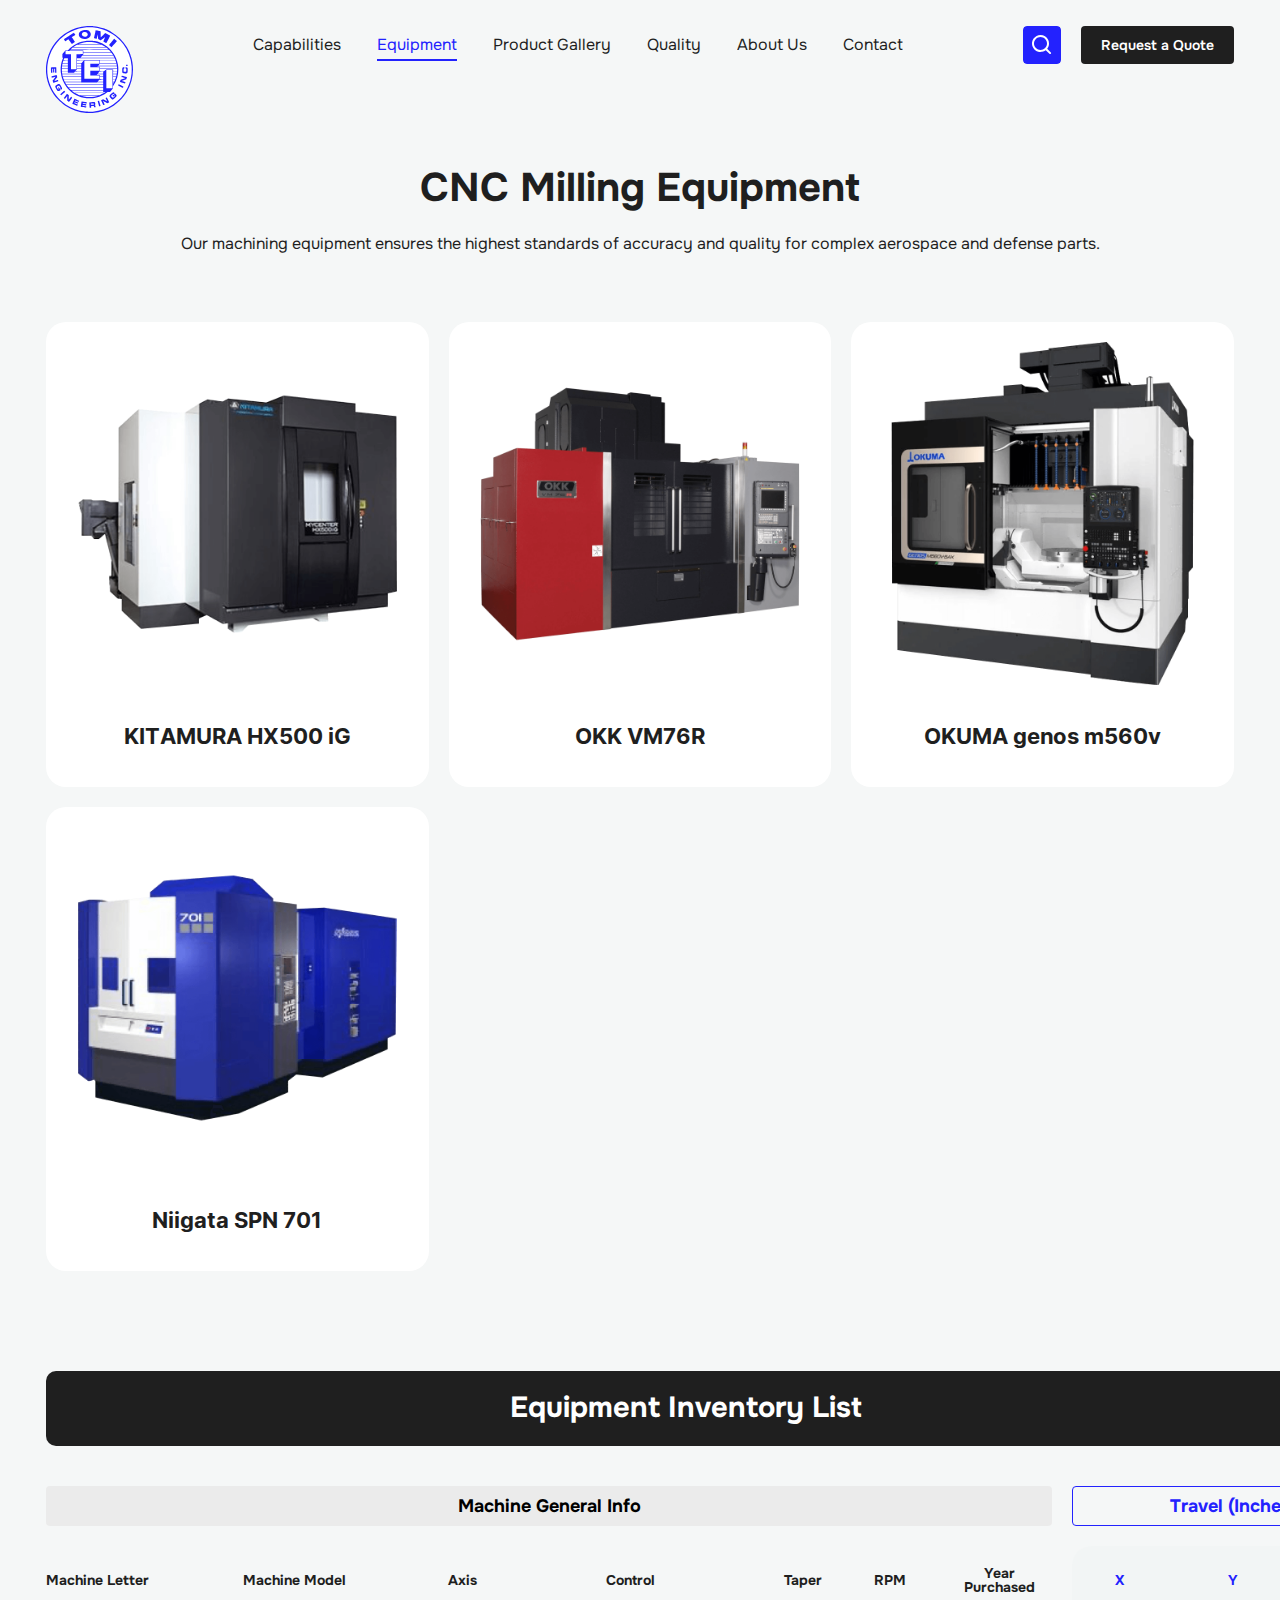
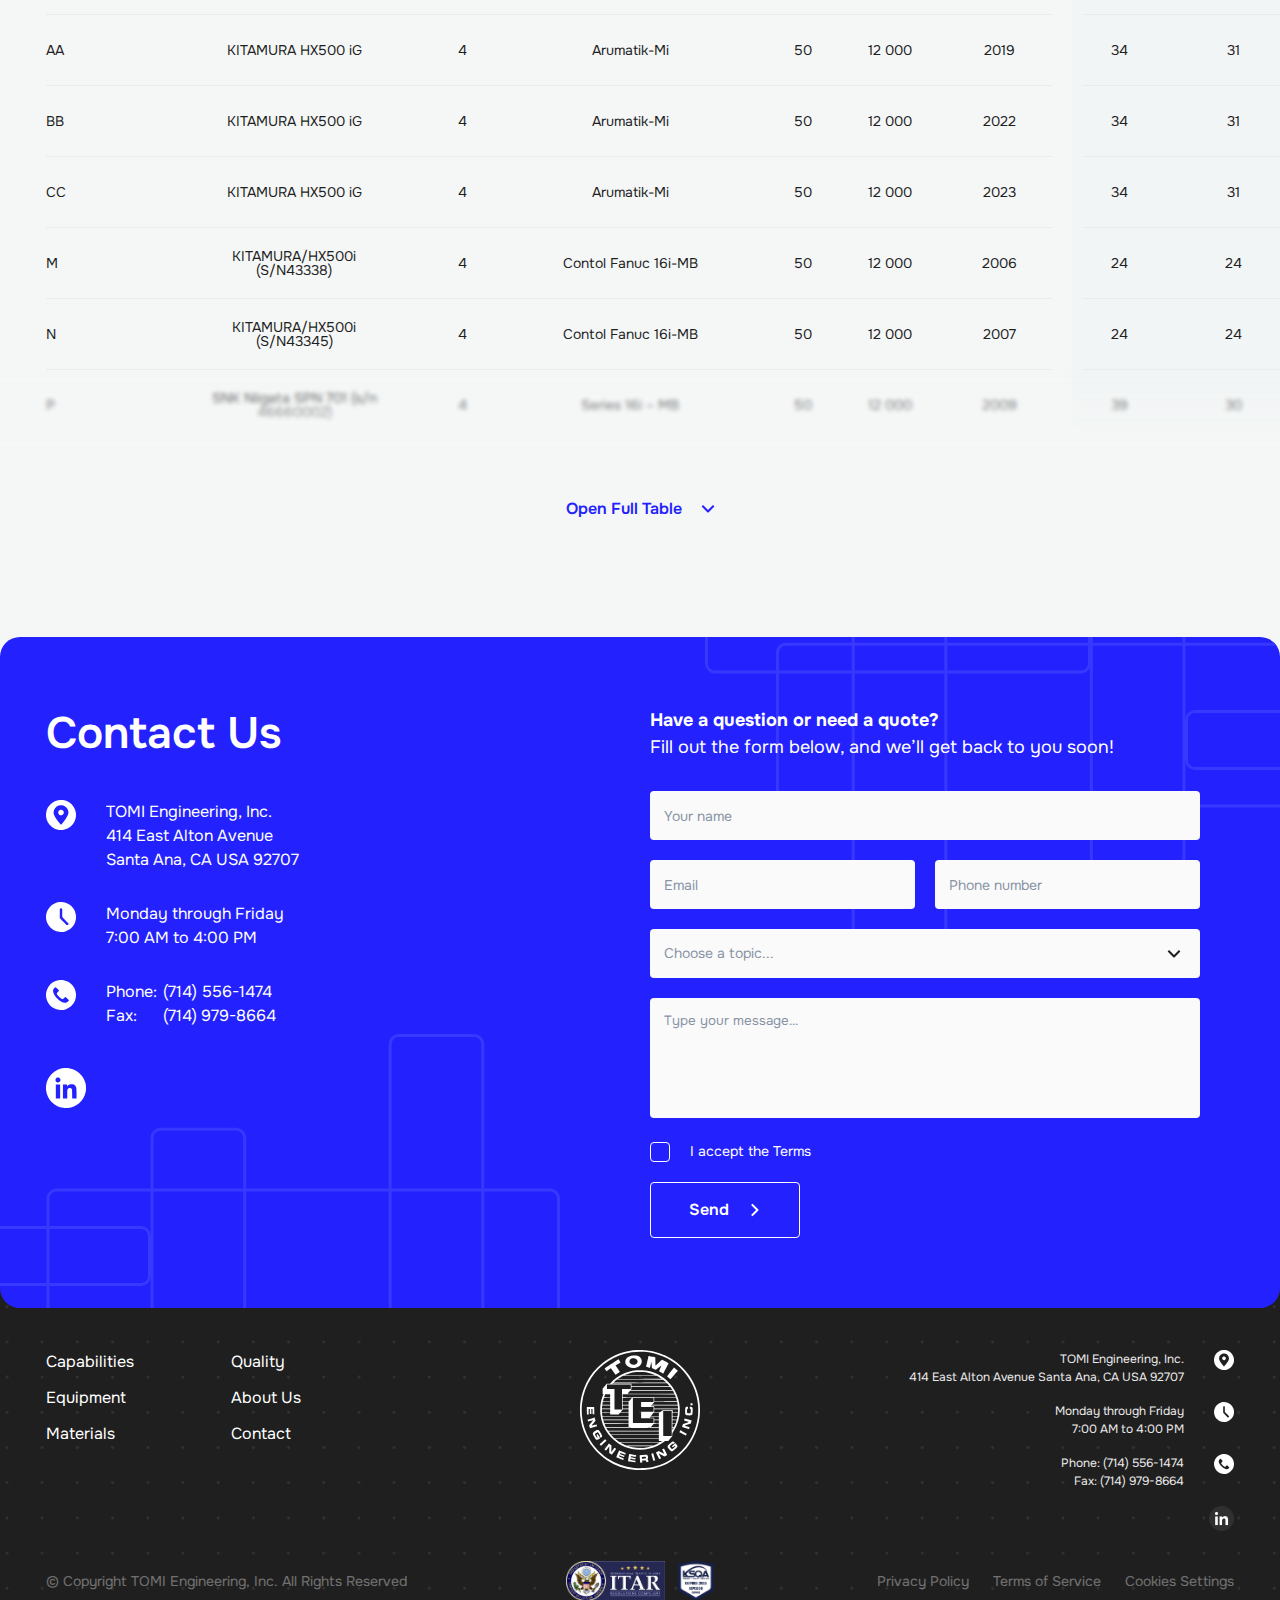
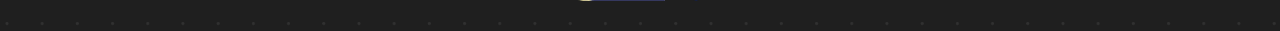
<file: equipment.html>
<!DOCTYPE html>
<html lang="en">
<head>
    <meta charset="UTF-8">
    <meta http-equiv="X-UA-Compatible" content="IE=edge">
    <meta name="viewport" content="width=device-width, initial-scale=1.0">
    <link rel="stylesheet" href="css/style.min.css">
    <link rel="stylesheet" href="https://cdnjs.cloudflare.com/ajax/libs/animate.css/4.1.1/animate.min.css" />
    <!-- <link rel="stylesheet" href="https://cdn.jsdelivr.net/npm/@fancyapps/ui@5.0/dist/fancybox/fancybox.css" /> -->
    <link rel="stylesheet" href="https://cdn.jsdelivr.net/npm/swiper@11/swiper-bundle.min.css" />
    <title>Equipment</title>
</head>

<body>
    <svg display="none">
    <symbol id="arrow" viewBox="0 0 8 14">
        <g>
            <path fill-rule="evenodd" clip-rule="evenodd"
                d="M0.843063 7.71102L6.50006 13.368L7.91406 11.954L2.96406 7.00401L7.91406 2.05401L6.50006 0.640015L0.843063 6.29701C0.655592 6.48454 0.550276 6.73885 0.550276 7.00401C0.550276 7.26918 0.655592 7.52349 0.843063 7.71102Z" />
        </g>
    </symbol>
    <symbol id="search" viewBox="0 0 20 20">
        <g>
            <path fill-rule="evenodd" clip-rule="evenodd"
                d="M8.50025 1.91687e-08C7.14485 0.000115492 5.80912 0.324364 4.60451 0.945694C3.3999 1.56702 2.36135 2.46742 1.57549 3.57175C0.789633 4.67609 0.279263 5.95235 0.0869618 7.29404C-0.10534 8.63574 0.0260029 10.004 0.470032 11.2846C0.914061 12.5652 1.6579 13.7211 2.63949 14.6557C3.62108 15.5904 4.81196 16.2768 6.11277 16.6576C7.41358 17.0384 8.7866 17.1026 10.1173 16.8449C11.448 16.5872 12.6977 16.015 13.7623 15.176L17.4143 18.828C17.6029 19.0102 17.8555 19.111 18.1177 19.1087C18.3799 19.1064 18.6307 19.0012 18.8161 18.8158C19.0015 18.6304 19.1066 18.3796 19.1089 18.1174C19.1112 17.8552 19.0104 17.6026 18.8283 17.414L15.1763 13.762C16.1642 12.5086 16.7794 11.0024 16.9514 9.41573C17.1233 7.82905 16.8451 6.22602 16.1485 4.79009C15.4519 3.35417 14.3651 2.14336 13.0126 1.29623C11.66 0.449106 10.0962 -0.000107143 8.50025 1.91687e-08ZM2.00025 8.5C2.00025 6.77609 2.68507 5.12279 3.90406 3.90381C5.12305 2.68482 6.77635 2 8.50025 2C10.2242 2 11.8775 2.68482 13.0964 3.90381C14.3154 5.12279 15.0003 6.77609 15.0003 8.5C15.0003 10.2239 14.3154 11.8772 13.0964 13.0962C11.8775 14.3152 10.2242 15 8.50025 15C6.77635 15 5.12305 14.3152 3.90406 13.0962C2.68507 11.8772 2.00025 10.2239 2.00025 8.5Z" />
        </g>
    </symbol>
    <symbol id="plane" viewBox="0 0 30 30">
        <g>
            <path fill-rule="evenodd" clip-rule="evenodd"
                d="M26.5041 0.0705083C26.1639 0.166192 25.7916 0.343614 25.5326 0.533399C25.4395 0.601661 21.4866 4.69824 16.7484 9.63699C12.0102 14.5757 8.09813 18.6165 8.05488 18.6165C8.01164 18.6165 6.82746 18.366 5.42338 18.0598C4.0193 17.7537 2.82539 17.5032 2.77025 17.5032C2.62863 17.5032 0.0223242 20.1226 0.0945703 20.1923C0.125859 20.2225 1.52748 21.0291 3.2093 21.985L6.26713 23.7228L7.97672 26.7339C8.91697 28.3901 9.72152 29.7922 9.76465 29.8498C9.83596 29.945 9.96106 29.8366 11.1642 28.6365C11.8909 27.9117 12.4854 27.2745 12.4854 27.2205C12.4854 27.1666 12.235 25.9745 11.9288 24.5714C11.6227 23.1683 11.3722 21.9835 11.3722 21.9385C11.3722 21.8935 15.4177 17.9758 20.3622 13.2324C25.3068 8.48908 29.4328 4.48672 29.5311 4.33824C29.8751 3.81893 29.9699 3.47926 29.9699 2.76688C29.9699 2.23619 29.9466 2.06346 29.838 1.78883C29.5574 1.07932 28.8984 0.421543 28.2028 0.156583C27.7658 -0.00988229 26.9387 -0.0517768 26.5041 0.0705083ZM9.92988 3.68147L8.57584 5.03557L5.9335 4.23811C4.4802 3.79953 3.25688 3.4407 3.21504 3.4407C3.1732 3.4407 2.4327 4.14734 1.56943 5.01102L0 6.58127L1.36477 7.43445C2.11541 7.90367 4.54201 9.42289 6.75715 10.8104L10.7847 13.3333L13.598 10.4014C15.1453 8.78885 16.4112 7.45291 16.4112 7.43264C16.4112 7.41236 16.0153 7.27783 15.5314 7.13369L14.6515 6.87154L15.6335 5.8884L16.6153 4.90525L15.986 4.2759L15.3567 3.6466L14.0524 4.9499C13.3351 5.66674 12.7151 6.2532 12.6747 6.2532C12.5998 6.2532 10.6029 5.66106 10.5546 5.62449C10.54 5.61348 10.9879 5.14402 11.5499 4.58135L12.5716 3.5583L11.9583 2.94289C11.621 2.6044 11.3312 2.32742 11.3145 2.32742C11.2977 2.32742 10.6746 2.93674 9.92988 3.68147ZM24.0848 14.3702L23.1162 15.3388L22.8546 14.4584C22.7106 13.9743 22.5772 13.5779 22.5579 13.5778C22.5388 13.5776 21.2025 14.8436 19.5885 16.3913L16.6539 19.2051L20.0296 24.598L23.4052 29.9908L24.9766 28.4203C25.8408 27.5565 26.5479 26.8169 26.5479 26.7767C26.5479 26.7365 26.1888 25.5136 25.7498 24.0592L24.9517 21.4149L26.3207 20.0449L27.6897 18.675L27.0604 18.0456L26.4311 17.4163L25.4077 18.4384C24.8447 19.0006 24.3752 19.4486 24.3642 19.434C24.3258 19.3834 23.7354 17.3977 23.7354 17.3193C23.7354 17.276 24.3218 16.6537 25.0384 15.9366L26.3413 14.6327L25.7279 14.0172C25.3905 13.6786 25.1007 13.4016 25.0839 13.4016C25.0671 13.4016 24.6175 13.8375 24.0848 14.3702Z" />
        </g>
    </symbol>
    <symbol id="shield" viewBox="0 0 26 30">
        <g>
            <path fill-rule="evenodd" clip-rule="evenodd"
                d="M12.1362 0.290724C10.1546 1.43617 7.35286 2.39138 4.63586 2.84786C3.76055 2.99492 2.32062 3.15628 1.16921 3.23631C0.541317 3.27993 0.282666 3.40815 0.099269 3.76666C-0.00598646 3.97228 -0.0111959 4.31403 0.0099556 9.60247C0.0343708 15.6961 0.0272156 15.5569 0.403738 17.2474C1.36177 21.5483 4.16074 25.4398 8.08789 27.9308C8.80365 28.3848 10.2281 29.103 11.0378 29.4182C11.7949 29.713 12.7138 30.0012 12.8926 30C13.1115 29.9986 14.6371 29.4565 15.4393 29.0951C21.2293 26.4868 25.1277 21.111 25.6606 15.0002C25.6962 14.5913 25.7237 12.0468 25.724 9.13174C25.7244 4.35652 25.7165 3.96933 25.6146 3.76666C25.4347 3.40841 25.1754 3.27987 24.5467 3.23719C20.3015 2.94922 16.7512 2.01831 13.8537 0.433387C13.3149 0.138647 12.9929 -0.00031329 12.8494 5.30317e-07C12.7132 0.000314351 12.4602 0.103436 12.1362 0.290724ZM14.2074 1.82995C16.9011 3.1013 19.5991 3.85522 22.5729 4.1676C23.0557 4.21838 23.5457 4.29966 23.6619 4.3483C23.9882 4.48506 24.2708 4.75489 24.4567 5.10731L24.6262 5.42866V10.0418C24.6262 14.9551 24.613 15.2327 24.3066 16.7391C23.3497 21.4429 20.1112 25.5607 15.651 27.7447C14.6009 28.2589 13.6075 28.6521 13.1358 28.7402C12.983 28.7688 12.7329 28.7688 12.5802 28.7402C11.8018 28.5948 9.68304 27.6307 8.54186 26.9027C4.88936 24.5728 2.3316 20.9737 1.43853 16.9075C1.10927 15.4083 1.09408 15.1106 1.09182 10.1046L1.08969 5.42866L1.23517 5.13329C1.39893 4.80077 1.72794 4.48431 2.04948 4.34999C2.1681 4.30041 2.66444 4.21831 3.15237 4.16748C4.83212 3.99261 6.34794 3.69229 7.93098 3.22074C9.00362 2.90121 10.6754 2.2538 11.5085 1.83522C12.3286 1.42324 12.4658 1.38081 12.9207 1.39895C13.2754 1.41307 13.4435 1.46937 14.2074 1.82995ZM12.0396 2.75867C11.5347 3.02567 10.0014 3.64553 9.09249 3.95019C7.25068 4.56741 5.38915 4.97676 3.46964 5.18651C2.53571 5.28863 2.45926 5.3069 2.2979 5.4672L2.12529 5.63867V9.78593V13.9332H7.24057H12.3558V8.28443C12.3558 5.1776 12.3346 2.63691 12.3088 2.63842C12.2829 2.63998 12.1618 2.69402 12.0396 2.75867ZM13.3601 8.28443V13.9332H18.4753H23.5906V9.78593V5.63867L23.4167 5.46475C23.2697 5.31775 23.1699 5.28386 22.7734 5.24595C19.6873 4.95127 16.6778 4.14764 13.9632 2.89343C13.6564 2.75164 13.3951 2.63565 13.3827 2.63565C13.3702 2.63565 13.3601 5.1776 13.3601 8.28443ZM2.22101 15.1728C2.23739 15.2677 2.29482 15.6137 2.34867 15.9416C3.09657 20.5006 6.18256 24.6527 10.3855 26.7549C10.8963 27.0104 11.8699 27.4174 12.2146 27.5196L12.3558 27.5615V21.2808V15.0002H7.27352H2.1912L2.22101 15.1728ZM13.3601 21.2808V27.5615L13.5013 27.5196C13.8461 27.4174 14.8197 27.0104 15.3304 26.7549C17.6748 25.5823 19.8843 23.5829 21.2669 21.3832C22.0109 20.1994 22.6475 18.7779 23.0289 17.4488C23.1894 16.8895 23.2812 16.4418 23.4955 15.1728L23.5247 15.0002H18.4424H13.3601V21.2808Z" />
        </g>
    </symbol>
    <symbol id="rocket" viewBox="0 0 30 30">
        <g>
            <path fill-rule="evenodd" clip-rule="evenodd"
                d="M25.6626 0.0193663C25.2215 0.0729071 24.2102 0.294576 23.6561 0.459186C20.2689 1.46544 16.0171 4.0694 12.2334 7.45484C11.5157 8.09692 11.5442 8.09288 10.1154 7.75492C8.75016 7.43197 8.48392 7.42793 7.87357 7.72114C7.55297 7.87508 7.09591 8.31232 3.78142 11.6358C1.14943 14.275 0.0386749 15.4265 0.0109956 15.5447C-0.0404927 15.7644 0.0920397 15.9645 0.341564 16.0434C0.447531 16.0769 1.75755 16.295 3.2527 16.5282C5.84007 16.9316 5.98838 16.9485 6.32734 16.8785C6.69086 16.8034 7.21278 16.561 7.49292 16.337C7.59754 16.2534 7.6943 16.2237 7.78613 16.2473C7.86149 16.2665 9.23601 17.5966 10.8407 19.203C13.9964 22.3623 13.9085 22.2549 13.6194 22.6004C13.2944 22.9887 13.0249 23.8023 13.0884 24.2034C13.1011 24.2838 13.2984 25.5502 13.5268 27.0177C13.7683 28.5695 13.9775 29.7408 14.0268 29.817C14.1242 29.9677 14.3339 30.036 14.5309 29.9812C14.6058 29.9604 16.3519 28.2494 18.4113 26.1789C22.5535 22.0141 22.4332 22.1564 22.4815 21.3619C22.5021 21.0223 22.4636 20.7685 22.2666 19.9453C22.1347 19.3937 22.0267 18.8839 22.0267 18.8126C22.0267 18.6126 22.1233 18.4692 22.6422 17.8988C25.0519 15.2503 27.3784 11.7416 28.611 8.89716C30.319 4.95538 30.4303 2.08992 28.9267 0.766415C28.6281 0.503637 28.2073 0.283727 27.709 0.130142C27.3965 0.0339097 26.1149 -0.0354646 25.6626 0.0193663ZM23.6898 4.5776C24.6492 4.92588 25.4026 5.76441 25.6326 6.74022C26.0802 8.63861 24.7903 10.4191 22.8555 10.5732C20.4996 10.761 18.8264 8.32522 19.8257 6.16242C20.2151 5.31955 21.1357 4.601 22.0267 4.44448C22.5111 4.35945 23.2521 4.41874 23.6898 4.5776ZM6.89078 19.0863C6.36088 19.636 5.92716 20.2089 5.38384 21.0768C4.15797 23.035 2.96788 25.9292 2.96788 26.9521C2.96788 27.4318 3.03743 27.4316 4.05751 26.9504C5.06869 26.4734 5.68925 26.2098 6.95558 25.7191C8.99382 24.9294 9.69038 24.514 10.8993 23.3673C11.2639 23.0215 11.3538 22.9024 11.3538 22.7651C11.3538 22.6186 11.0771 22.3173 9.43135 20.6715C7.9328 19.173 7.47661 18.7491 7.36238 18.7491C7.26069 18.7491 7.1162 18.8525 6.89078 19.0863Z" />
        </g>
    </symbol>
    <symbol id="address" viewBox="0 0 30 30">
        <g>
            <path fill-rule="evenodd" clip-rule="evenodd"
                d="M13.5761 0.0376677C6.90512 0.729265 1.45505 5.70991 0.261539 12.2055C-0.518702 16.4517 0.45679 20.6026 3.05419 24.0884C3.59946 24.8202 5.19585 26.4156 5.9369 26.9695C8.02365 28.529 10.323 29.4858 12.9601 29.892C13.7935 30.0204 16.0558 30.0386 16.8616 29.9234C20.2497 29.4389 23.1402 28.0456 25.4483 25.7846C26.8224 24.4386 27.6546 23.2868 28.5098 21.5474C29.2236 20.0958 29.6804 18.5816 29.9264 16.8515C30.0245 16.1611 30.0245 13.8438 29.9264 13.1534C29.5903 10.7893 28.7487 8.53025 27.5208 6.69648C25.1142 3.10201 21.4576 0.789784 17.1256 0.123017C16.3881 0.00949198 14.3259 -0.0401091 13.5761 0.0376677ZM15.7927 5.28475C17.7142 5.41565 19.7471 6.57679 20.9968 8.257C22.0736 9.70488 22.6489 11.812 22.384 13.3373C22.0197 15.4341 20.3175 18.366 17.2764 22.1344C16.5444 23.0415 15.0686 24.7466 15.0156 24.7466C14.9617 24.7466 13.7762 23.3897 12.9896 22.4279C10.1025 18.8971 8.36528 16.0646 7.75506 13.8931C7.61701 13.4018 7.59724 13.2278 7.60106 12.5371C7.6183 9.38309 9.68974 6.58407 12.7451 5.58618C13.4551 5.35431 14.5947 5.19031 15.1602 5.23862C15.257 5.24689 15.5416 5.26761 15.7927 5.28475ZM14.316 9.8123C12.8285 10.2126 11.9081 11.7536 12.2872 13.2097C12.6797 14.7173 14.2177 15.6474 15.6857 15.2648C17.1882 14.8732 18.1221 13.333 17.7421 11.8734C17.346 10.3519 15.7899 9.41573 14.316 9.8123Z" />
        </g>
    </symbol>
    <symbol id="hours" viewBox="0 0 30 30">
        <g>
            <path fill-rule="evenodd" clip-rule="evenodd"
                d="M13.5765 0.0678389C12.3301 0.18703 10.7802 0.557672 9.60036 1.01862C7.59866 1.80062 5.98834 2.85958 4.42399 4.42254C3.12895 5.71653 2.28963 6.88278 1.51857 8.45975C-0.519844 12.6286 -0.505417 17.4735 1.55774 21.6184C2.33326 23.1764 3.14714 24.3055 4.39531 25.5552C5.62729 26.7887 6.67013 27.5605 8.12135 28.3128C11.8057 30.2226 16.0802 30.5241 20.0025 29.1509C20.7681 28.8828 22.0823 28.2563 22.8137 27.8108C24.6957 26.6644 26.5357 24.8442 27.7637 22.9139C28.1365 22.328 28.8543 20.8576 29.1226 20.1304C29.4004 19.3776 29.751 17.9806 29.8874 17.0832C30.0375 16.0957 30.0375 13.9103 29.8874 12.9227C29.751 12.0253 29.4004 10.6283 29.1226 9.87551C28.8543 9.14829 28.1365 7.67797 27.7637 7.09204C26.8386 5.63789 25.3372 4.00068 24.0454 3.03743C20.9935 0.761774 17.2938 -0.287684 13.5765 0.0678389ZM15.7248 6.4785C15.8608 6.57425 16.0335 6.76875 16.1085 6.91079L16.245 7.1691V11.1287V15.0883L19.3188 18.1661C21.941 20.7915 22.402 21.2783 22.4563 21.4782C22.5565 21.8478 22.5324 22.1051 22.3666 22.4375C22.1037 22.9647 21.5519 23.2207 20.969 23.0858C20.682 23.0194 20.572 22.9168 17.3403 19.6987C15.4735 17.8396 13.9575 16.2835 13.8937 16.1605C13.7832 15.9479 13.7801 15.801 13.7954 11.4922L13.8111 7.04346L13.987 6.79388C14.252 6.41809 14.5969 6.25764 15.0842 6.28354C15.4057 6.30065 15.5227 6.33628 15.7248 6.4785Z" />
        </g>
    </symbol>
    <symbol id="phone" viewBox="0 0 30 30">
        <g>
            <path fill-rule="evenodd" clip-rule="evenodd"
                d="M13.6314 0.0654354C9.08609 0.503117 5.0382 2.92051 2.50169 6.71215C0.788657 9.27282 -0.112794 12.4664 0.0113116 15.535C0.208814 20.4208 2.65505 24.796 6.7034 27.5043C10.5939 30.1069 15.5916 30.7172 20.0519 29.1344C23.1452 28.0366 25.9079 25.8199 27.6918 23.0043C28.1062 22.3503 28.8154 20.9066 29.0962 20.1453C29.8168 18.1916 30.1355 15.794 29.9466 13.7469C29.4586 8.45889 26.3696 3.9164 21.6773 1.58648C19.1514 0.332289 16.3533 -0.19667 13.6314 0.0654354ZM9.82128 7.2132C10.009 7.28308 12.8514 10.087 12.98 10.3292C13.182 10.7097 13.1408 10.7796 12.0755 11.8626C11.5319 12.4154 11.0434 12.9529 10.9901 13.0571C10.7666 13.4934 10.8131 14.0185 11.1146 14.4672C12.0935 15.9237 14.6716 18.414 15.8598 19.0508C16.1313 19.1963 16.6647 19.2097 16.979 19.0789C17.1129 19.0232 17.5702 18.6177 18.1643 18.0281C19.1461 17.0537 19.2975 16.9493 19.6152 17.0276C19.8163 17.0771 22.6939 19.928 22.828 20.2105C22.9612 20.4912 22.8926 20.7007 22.5416 21.0856C21.3361 22.4073 20.0088 22.9931 18.643 22.8063C17.1012 22.5954 14.6115 21.362 12.7709 19.8972C12.0987 19.3623 10.4302 17.6875 9.88495 17.0005C9.20802 16.1476 8.51838 15.0777 8.07624 14.1946C7.19478 12.4341 6.9563 11.4289 7.16916 10.3711C7.36649 9.39077 7.70181 8.83566 8.67701 7.87494C9.25387 7.30671 9.40001 7.1952 9.6161 7.15862C9.6382 7.15487 9.73053 7.17943 9.82128 7.2132Z" />
        </g>
    </symbol>
    <symbol id="linkedin" viewBox="0 0 40 40">
        <g>
            <path fill-rule="evenodd" clip-rule="evenodd"
                d="M18.3213 0.0254704C15.393 0.32911 12.7172 1.14181 10.3678 2.4413C4.80274 5.51945 1.13018 10.8155 0.14691 17.1805C-0.0495555 18.4525 -0.0488511 21.5472 0.148319 22.8107C0.839078 27.2378 2.76639 31.077 5.83916 34.1468C8.90887 37.2135 12.7179 39.1241 17.1472 39.8189C18.264 39.9941 20.5506 40.0556 21.7708 39.9434C30.373 39.1521 37.4904 33.01 39.4947 24.6483C39.9112 22.9109 40.0003 22.0901 40 19.9956C39.9996 17.7977 39.8972 16.9279 39.4155 15.03C37.7954 8.64797 33.0921 3.45809 26.853 1.16824C25.8376 0.795557 24.0545 0.34475 22.9002 0.168962C22.1109 0.048695 19.0288 -0.0478786 18.3213 0.0254704ZM13.0898 9.75837C13.9781 10.1839 14.4872 11.0105 14.4839 12.0218C14.4815 12.7557 14.2312 13.3195 13.6787 13.8358C12.4232 15.009 10.4177 14.6111 9.6815 13.0427C9.51204 12.6818 9.47713 12.4972 9.48034 11.9803C9.4837 11.4523 9.51955 11.284 9.71038 10.9009C10.3478 9.62144 11.7879 9.13451 13.0898 9.75837ZM26.9313 16.288C28.2104 16.5409 29.2238 17.311 29.7901 18.4605C30.4503 19.8008 30.5906 21.3452 30.5552 26.8769L30.5319 30.5131L28.364 30.5339L26.1962 30.5546L26.1693 26.233C26.1397 21.4819 26.1437 21.523 25.645 20.7708C25.2174 20.1258 24.3894 19.8405 23.3966 19.996C22.4306 20.1472 21.8123 20.6959 21.4768 21.6996C21.3056 22.212 21.3009 22.3212 21.274 26.3882L21.2466 30.5522H19.0991H16.9515V23.5144V16.4767H19.0257H21.1V17.4151C21.1 18.2963 21.1737 18.581 21.2993 18.1854C21.3288 18.0929 21.5864 17.785 21.8721 17.5011C23.1032 16.2777 24.8096 15.8685 26.9313 16.288ZM14.1337 23.5144V30.5522H11.9812H9.82865V23.5144V16.4767H11.9812H14.1337V23.5144Z" />
        </g>
    </symbol>
    <symbol id="linkedin-footer" viewBox="0 0 25 25">
        <g>
            <circle cx="12.5" cy="12.5" r="12.5" fill="white" />
            <path fill-rule="evenodd" clip-rule="evenodd"
                d="M11.4508 0.015919C9.62063 0.205694 7.94823 0.713634 6.47987 1.52581C3.00172 3.44966 0.706359 6.7597 0.0918186 10.7378C-0.0309722 11.5328 -0.0305319 13.467 0.0926991 14.2567C0.524424 17.0236 1.729 19.4231 3.64947 21.3418C5.56804 23.2584 7.94867 24.4526 10.717 24.8868C11.415 24.9963 12.8441 25.0348 13.6068 24.9646C18.9832 24.47 23.4315 20.6313 24.6842 15.4052C24.9445 14.3193 25.0002 13.8063 25 12.4972C24.9998 11.1235 24.9358 10.5799 24.6347 9.39377C23.6221 5.40498 20.6826 2.16131 16.7831 0.730153C16.1485 0.497223 15.034 0.215469 14.3127 0.105601C13.8193 0.0304343 11.893 -0.0299241 11.4508 0.015919ZM8.18114 6.09898C8.73634 6.36495 9.05452 6.88159 9.05241 7.51362C9.05095 7.97229 8.8945 8.32472 8.54917 8.64738C7.76453 9.38062 6.51104 9.13191 6.05094 8.15171C5.94502 7.92616 5.92321 7.81077 5.92521 7.48771C5.92732 7.15767 5.94972 7.0525 6.06899 6.81307C6.46735 6.0134 7.36744 5.70907 8.18114 6.09898ZM16.8321 10.18C17.6315 10.3381 18.2649 10.8194 18.6188 11.5378C19.0314 12.3755 19.1192 13.3408 19.097 16.7981L19.0824 19.0707L17.7275 19.0837L16.3727 19.0966L16.3558 16.3956C16.3373 13.4262 16.3398 13.4519 16.0281 12.9818C15.7608 12.5786 15.2434 12.4003 14.6229 12.4975C14.0191 12.592 13.6327 12.9349 13.423 13.5623C13.316 13.8825 13.3131 13.9508 13.2963 16.4926L13.2792 19.0951H11.9369H10.5947V14.6965V10.2979H11.8911H13.1875V10.8844C13.1875 11.4352 13.2336 11.6131 13.3121 11.3659C13.3305 11.3081 13.4915 11.1156 13.6701 10.9382C14.4395 10.1735 15.506 9.91779 16.8321 10.18ZM8.83354 14.6965V19.0951H7.48823H6.14291V14.6965V10.2979H7.48823H8.83354V14.6965Z"
                fill="#303030" />
        </g>
    </symbol>
    <symbol id="capabilities-1" viewBox="0 0 40 40">
        <g>
            <path fill-rule="evenodd" clip-rule="evenodd"
                d="M3.51562 11.1719V22.3438H5.85906H8.20242L8.22234 13.5352L8.24219 4.72656L11.1914 4.70609L14.1406 4.68563V5.85844V7.03125H15.3125H16.4844V10V12.9688H17.6562H18.8281V14.7266V16.4844H20H21.1719V14.7266V12.9688H22.3438H23.5156V10V7.03125H24.6875H25.8594V5.85844V4.68563L28.8086 4.70609L31.7578 4.72656L31.7777 13.5352L31.7976 22.3438H34.1409H36.4844V11.1719V0H34.1406H31.7969V1.17188V2.34375H28.8281H25.8594V1.17188V0H20H14.1406V1.17188V2.34375H11.1719H8.20312V1.17188V0H5.85938H3.51562V11.1719ZM11.7969 20.5859V22.3438H20H28.2031V20.5859V18.8281H20H11.7969V20.5859ZM0 29.4141V34.1406H20H40V29.4141V24.6875H20H0V29.4141ZM7.03125 29.4162V30.6291L5.87891 30.6076L4.72656 30.5859L4.70469 29.4959C4.69273 28.8965 4.70039 28.3603 4.7218 28.3045C4.75125 28.2278 5.03742 28.2031 5.89602 28.2031H7.03125V29.4162ZM11.7578 29.4141V30.5859H10.5859H9.41406L9.39219 29.4959C9.38023 28.8965 9.38828 28.3594 9.41008 28.3024C9.44117 28.2216 9.70242 28.2037 10.6038 28.2205L11.7578 28.2422V29.4141ZM16.4453 29.4141V30.5859L15.293 30.6076L14.1406 30.6291V29.4141V28.199L15.293 28.2205L16.4453 28.2422V29.4141ZM4.6875 38.2422V40H8.22344H11.7595L12.6373 38.2422L13.5152 36.4844H9.10133H4.6875V38.2422ZM28.5346 38.2422L29.4124 40H32.9484H36.4844V38.2422V36.4844H32.0705H27.6567L28.5346 38.2422Z" />
        </g>
    </symbol>
    <symbol id="capabilities-2" viewBox="0 0 40 40">
        <g>
            <path fill-rule="evenodd" clip-rule="evenodd"
                d="M9.55885 0.927881V2.10088H14.3008H19.0427L19.0426 3.95813L19.0423 5.81537L18.5919 6.04817C17.9398 6.38506 17.3769 6.97852 17.0256 7.69937L16.7298 8.30627L15.0651 8.8579L13.4004 9.40952L12.7249 11.4315C12.3534 12.5436 12.0798 13.4813 12.117 13.5152C12.2374 13.6249 14.1914 14.2398 14.2469 14.1854C14.2766 14.1565 14.5148 13.493 14.7762 12.711L15.2517 11.2894L16.0695 11.0014C17.0369 10.6606 17.0583 10.6577 17.1223 10.8586C17.2153 11.1513 17.793 11.799 18.2027 12.07C18.8298 12.485 19.4228 12.6579 20.2184 12.6579C21.014 12.6579 21.607 12.485 22.2342 12.07C22.6438 11.799 23.2215 11.1513 23.3145 10.8586C23.3785 10.6577 23.3999 10.6606 24.3673 11.0014L25.1851 11.2894L25.6606 12.711C25.9221 13.493 26.1602 14.1565 26.1899 14.1854C26.2454 14.2398 28.1994 13.6249 28.3198 13.5152C28.3571 13.4813 28.0834 12.5436 27.7119 11.4315L27.0364 9.40952L25.3717 8.8579L23.707 8.30627L23.4112 7.69937C23.0599 6.97852 22.497 6.38506 21.8449 6.04817L21.3945 5.81537L21.3943 3.95813L21.3941 2.10088H26.136H30.878V0.927881V-0.245117H20.2184H9.55885V0.927881ZM3.68041 21.5335V25.639H8.42235H13.1643V21.5335V17.4281H8.42235H3.68041V21.5335ZM15.5157 21.5335V25.639H20.2184H24.9212V21.5335V17.4281H20.2184H15.5157V21.5335ZM27.2725 21.5335V25.639H32.0145H36.7564V21.5335V17.4281H32.0145H27.2725V21.5335ZM5.43987 28.0688C4.71032 28.1551 3.68496 28.48 3.05338 28.8249C2.73548 28.9986 2.28887 29.359 1.86547 29.7837C1.29549 30.3555 1.13082 30.5817 0.834939 31.1992C0.362391 32.1853 0.207827 32.8746 0.216136 33.9587C0.234241 36.3247 1.37905 38.166 3.45445 39.1674C4.76683 39.8006 3.43571 39.7541 20.2576 39.7541H35.228L35.8665 39.584C38.5594 38.8664 40.2128 36.7164 40.2158 33.9282C40.217 32.8385 40.0422 32.0819 39.5653 31.113C39.2995 30.5728 39.1049 30.3158 38.5264 29.7409C37.7118 28.9313 36.9683 28.5099 35.8158 28.2047L35.1496 28.0283L20.5711 28.0159C12.5529 28.009 5.7439 28.0328 5.43987 28.0688ZM10.6464 30.5566C12.1978 31.0383 13.1345 32.3667 13.1067 34.0455C13.0915 34.9643 12.768 35.6906 12.0526 36.4126C10.0776 38.4058 6.61367 37.2834 6.11126 34.4875C5.87268 33.1594 6.5933 31.5704 7.73755 30.9013C8.57668 30.4107 9.73465 30.2735 10.6464 30.5566ZM21.2013 30.5298C23.0165 30.9985 24.1149 32.9488 23.6238 34.8307C23.2823 36.1391 22.1443 37.1498 20.743 37.3894C19.0461 37.6793 17.2474 36.5085 16.8122 34.8307C16.318 32.9252 17.4775 30.9304 19.3326 30.4949C19.8101 30.3828 20.6959 30.3994 21.2013 30.5298ZM31.8871 30.5566C33.2141 30.9686 34.1124 32.0265 34.3286 33.4318C34.6805 35.7177 32.5921 37.7655 30.3 37.3824C28.3798 37.0614 27.0865 35.3243 27.3551 33.427C27.5491 32.0566 28.456 30.9777 29.7648 30.5602C30.3651 30.3687 31.2772 30.3672 31.8871 30.5566ZM9.12776 32.8247C9.04154 32.8621 8.87413 32.9897 8.75562 33.1081C8.18572 33.6783 8.37916 34.6225 9.13419 34.9557C9.84376 35.2689 10.6719 34.8182 10.7351 34.0846C10.7765 33.6033 10.7261 33.4439 10.4336 33.1311C10.1635 32.8422 10.0894 32.8066 9.70863 32.783C9.47537 32.7684 9.21398 32.7873 9.12776 32.8247ZM19.5834 32.9327C19.2675 33.1433 19.043 33.5523 19.0429 33.9176C19.0427 34.265 19.3109 34.7281 19.6168 34.9082C19.94 35.0987 20.501 35.0963 20.8291 34.9029C21.3505 34.5956 21.5373 33.7689 21.201 33.2568C20.8703 32.7534 20.0877 32.5966 19.5834 32.9327ZM30.2501 32.9312C29.8464 33.2053 29.6892 33.468 29.6892 33.8687C29.6892 34.505 30.0578 34.9401 30.6984 35.06C31.069 35.1294 31.6454 34.8417 31.8499 34.4852C32.0535 34.1302 32.0454 33.6298 31.8304 33.2826C31.5082 32.7626 30.7475 32.5934 30.2501 32.9312Z" />
        </g>
    </symbol>
    <symbol id="capabilities-3" viewBox="0 0 40 40">
        <g>
            <path fill-rule="evenodd" clip-rule="evenodd"
                d="M16.9995 0.263292C16.5125 0.558058 16.4134 0.828839 16.4095 1.87462L16.4062 2.77306L15.5466 2.98673C14.0226 3.36556 12.4262 4.02728 10.9727 4.88275L10.2196 5.32595L9.54078 4.66165C9.01078 4.14306 8.79664 3.98517 8.56406 3.94157C7.96047 3.82829 7.82375 3.92806 5.8068 5.95415C4.2068 7.56134 3.91016 7.89501 3.86562 8.13806C3.76875 8.66618 3.88289 8.90048 4.58898 9.6229L5.25164 10.3009L4.84625 10.972C3.99289 12.3849 3.06719 14.6674 2.80898 15.9957L2.71406 16.484H1.81687C1.03219 16.484 0.880625 16.5059 0.608047 16.6592C0.0127344 16.9938 0 17.0636 0 19.9996C0 22.9356 0.0127344 23.0055 0.608047 23.3401C0.880625 23.4933 1.03219 23.5152 1.81687 23.5152H2.71406L2.80898 24.0035C3.06359 25.3134 3.9325 27.4664 4.80437 28.9478L5.2482 29.7019L4.58391 30.3807C4.06531 30.9107 3.90742 31.1249 3.86383 31.3574C3.75055 31.961 3.85031 32.0977 5.87641 34.1147C7.48359 35.7147 7.81727 36.0113 8.06031 36.0559C8.58773 36.1526 8.82297 36.0384 9.54055 35.337L10.2139 34.6788L11.1658 35.2242C12.6317 36.0641 14.2886 36.7268 15.8008 37.0782L16.4062 37.2189V38.1045C16.4062 39.1563 16.5224 39.4699 17.0143 39.7463C17.3198 39.918 17.3775 39.9215 19.9161 39.9215C22.3578 39.9215 22.5239 39.9125 22.8145 39.7642C23.013 39.663 23.179 39.497 23.2802 39.2985C23.4325 39 23.4375 38.8461 23.4375 34.4601V29.9299L23.0273 30.0703C22.8018 30.1476 22.3008 30.2772 21.9141 30.3584C20.959 30.5589 18.9188 30.5624 17.9688 30.3652C15.7563 29.9059 14.0338 28.9756 12.4602 27.3898C10.9105 25.8282 10.0129 24.1478 9.55586 21.9527C9.36391 21.0313 9.36391 18.968 9.55586 18.0465C10.0124 15.8538 10.9076 14.1769 12.4602 12.6059C14.4091 10.6338 16.7449 9.59993 19.5312 9.47618C20.6521 9.42642 21.9211 9.57962 22.8618 9.87837L23.4375 10.0612V5.53509C23.4375 1.15314 23.4325 0.99923 23.2802 0.700714C23.179 0.502199 23.013 0.336261 22.8145 0.235011C22.5238 0.08673 22.3583 0.0777456 19.9055 0.0781362C17.3093 0.0785269 17.3041 0.0788393 16.9995 0.263292ZM30.6833 0.548214C29.8913 0.748371 29.118 1.32767 28.7334 2.00915L28.5007 2.4215H27.141H25.7812V3.59337V4.76525H27.141H28.5007L28.7334 5.17759C29.0359 5.7136 29.5037 6.12946 30.1466 6.43415C30.6137 6.6554 30.7363 6.67931 31.4062 6.67931C32.0774 6.67931 32.1984 6.65564 32.6703 6.43204C33.3966 6.08798 33.849 5.64509 34.2004 4.934C34.4761 4.37618 34.4922 4.30235 34.4922 3.59337C34.4922 2.88439 34.4761 2.81056 34.2004 2.25275C33.6725 1.18454 32.7346 0.557746 31.582 0.502902C31.249 0.487042 30.8446 0.507433 30.6833 0.548214ZM36.142 7.19087C35.6477 7.31509 34.9441 7.7315 34.6025 8.10204C34.4271 8.29235 34.1742 8.68173 34.0405 8.96735C33.834 9.40876 33.797 9.58056 33.7934 10.1142C33.791 10.4594 33.8145 10.856 33.8457 10.9956C33.9016 11.2466 33.8882 11.2611 32.6392 12.3042L31.3762 13.359H28.5787H25.7812V14.5309V15.7027H28.9102C31.6311 15.7027 32.0706 15.6863 32.2818 15.5772C32.4153 15.5081 33.1754 14.908 33.9708 14.2434C35.1318 13.2734 35.4491 13.0454 35.5796 13.087C36.3464 13.3317 36.5646 13.3669 37.0933 13.331C38.2205 13.2546 39.1533 12.6185 39.6691 11.5746C39.9448 11.0168 39.9609 10.943 39.9609 10.234C39.9609 9.52501 39.9448 9.45118 39.6691 8.89337C39.1413 7.82517 38.2034 7.19837 37.0507 7.14353C36.7177 7.12767 36.3088 7.14899 36.142 7.19087ZM18.7109 11.8831C17.0775 12.1187 15.3505 12.9991 14.1326 14.217C13.081 15.2685 12.3673 16.5358 11.9332 18.1222C11.7005 18.9725 11.7005 21.0267 11.9332 21.877C12.2076 22.8795 12.5556 23.6809 13.0457 24.4384C14.4598 26.6242 16.8663 28.0281 19.4531 28.1764C20.5314 28.2383 21.4727 28.1081 22.5391 27.7495L23.3984 27.4605V19.9996V12.5388L22.5391 12.2505C21.2587 11.8209 19.9878 11.699 18.7109 11.8831ZM36.152 16.9545C35.36 17.1546 34.5868 17.7339 34.2022 18.4154L33.9695 18.8277H29.8754H25.7812V19.9996V21.1715H29.8754H33.9695L34.2022 21.5838C34.5047 22.1199 34.9724 22.5357 35.6154 22.8404C36.0824 23.0617 36.2051 23.0856 36.875 23.0856C37.5462 23.0856 37.6671 23.0619 38.1391 22.8383C38.8654 22.4942 39.3177 22.0513 39.6691 21.3402C39.9448 20.7824 39.9609 20.7086 39.9609 19.9996C39.9609 19.2906 39.9448 19.2168 39.6691 18.659C39.1413 17.5908 38.2034 16.964 37.0507 16.9092C36.7177 16.8933 36.3134 16.9137 36.152 16.9545ZM25.7812 25.4684V26.6402H28.5787H31.3762L32.6392 27.6951C33.8882 28.7381 33.9016 28.7527 33.8457 29.0037C33.8145 29.1432 33.7912 29.5447 33.7937 29.8958C33.7978 30.47 33.8274 30.5931 34.0884 31.1212C34.4316 31.8155 34.8845 32.2538 35.625 32.6082C36.0831 32.8274 36.2054 32.8512 36.875 32.8512C37.5462 32.8512 37.6671 32.8275 38.1391 32.6039C38.8654 32.2599 39.3177 31.817 39.6691 31.1059C39.9448 30.5481 39.9609 30.4742 39.9609 29.7652C39.9609 29.0563 39.9448 28.9824 39.6691 28.4246C39.1533 27.3807 38.2205 26.7446 37.0933 26.6682C36.5646 26.6324 36.3464 26.6675 35.5796 26.9122C35.4491 26.9538 35.1318 26.7258 33.9708 25.7558C33.1754 25.0913 32.4153 24.4911 32.2818 24.422C32.0706 24.3129 31.6311 24.2965 28.9102 24.2965H25.7812V25.4684ZM30.6833 33.3607C29.8913 33.5609 29.118 34.1402 28.7334 34.8217L28.5007 35.234H27.141H25.7812V36.4059V37.5777H27.141H28.5007L28.7334 37.9901C29.0359 38.5261 29.5037 38.942 30.1466 39.2467C30.6137 39.4679 30.7363 39.4918 31.4062 39.4918C32.0774 39.4918 32.1984 39.4681 32.6703 39.2445C33.3966 38.9005 33.849 38.4576 34.2004 37.7465C34.4761 37.1887 34.4922 37.1149 34.4922 36.4059C34.4922 35.6969 34.4761 35.6231 34.2004 35.0652C33.6725 33.997 32.7346 33.3702 31.582 33.3154C31.249 33.2995 30.8446 33.3199 30.6833 33.3607Z" />
        </g>
    </symbol>
    <symbol id="capabilities-4" viewBox="0 0 40 40">
        <g>
            <path fill-rule="evenodd" clip-rule="evenodd"
                d="M17.3965 0.159182C15.5942 1.10856 0.47846 9.65606 0.348538 9.79918C0.253382 9.90403 0.133929 10.1288 0.0830694 10.2986C0.00564755 10.5568 0.0120538 10.6639 0.122132 10.9521C0.194476 11.1415 0.313929 11.3496 0.387601 11.4143C0.510491 11.5222 16.6751 20.6153 17.4171 20.9938C17.8378 21.2084 18.1361 21.203 18.5905 20.9726C19.3489 20.588 35.4489 11.5301 35.5773 11.4158C35.651 11.3503 35.7704 11.1415 35.8428 10.9521C35.9528 10.6639 35.9592 10.5568 35.8818 10.2986C35.831 10.1288 35.7115 9.90324 35.6164 9.79746C35.4767 9.64215 19.9059 0.841604 18.5905 0.174494C18.1412 -0.0533962 17.8081 -0.0576149 17.3965 0.159182ZM2.6551 17.8278C1.50823 18.4786 0.479554 19.0967 0.369085 19.2013C-0.0581025 19.6058 -0.0510713 20.3747 0.383538 20.7851C0.502366 20.8974 2.28713 21.9362 4.34963 23.0936C13.2949 28.1134 17.1785 30.2878 17.4121 30.4069C17.7556 30.5822 18.2379 30.5668 18.6272 30.3682C18.8066 30.2767 20.6596 29.2439 22.7453 28.0732C24.8308 26.9026 28.5235 24.83 30.9512 23.4675C33.3789 22.105 35.4625 20.8982 35.5814 20.7857C35.8643 20.5177 35.9824 20.081 35.8773 19.6909C35.8334 19.5278 35.7002 19.3014 35.5814 19.1881C35.4625 19.0747 34.4192 18.4516 33.2628 17.8034L31.1603 16.6248L29.4346 17.5932C28.4856 18.1258 25.8565 19.6018 23.5924 20.8732C21.3282 22.1445 19.2892 23.2475 19.0611 23.3244C18.5089 23.5106 17.4596 23.5118 16.9114 23.3269C16.6876 23.2514 13.9103 21.7331 10.7396 19.9528C7.56885 18.1725 4.9219 16.6998 4.85744 16.6802C4.79299 16.6606 3.8019 17.177 2.6551 17.8278ZM8.19799 20.3779C9.02619 20.8828 8.94034 22.0682 8.04877 22.4377C7.40323 22.7052 6.79455 22.4304 6.53658 21.7549C6.32518 21.2014 6.56854 20.6404 7.16213 20.3129C7.4108 20.1757 7.91877 20.2075 8.19799 20.3779ZM28.8262 20.3318C29.584 20.7261 29.7241 21.621 29.1222 22.2229C28.4246 22.9204 27.2006 22.3972 27.2015 21.4018C27.2022 20.5411 28.0964 19.9521 28.8262 20.3318ZM13.1371 23.2495C13.8989 23.6322 13.9807 24.7332 13.2842 25.2299C12.9364 25.4781 12.3111 25.4908 11.9969 25.2562C11.6103 24.9675 11.459 24.6943 11.459 24.2845C11.459 23.4236 12.3679 22.863 13.1371 23.2495ZM23.9207 23.2884C24.3397 23.5736 24.5059 23.8564 24.5059 24.2845C24.5059 24.8869 24.0599 25.3667 23.4406 25.4307C22.7728 25.4996 22.2012 24.971 22.2012 24.2845C22.2012 23.3854 23.2071 22.8027 23.9207 23.2884ZM18.4811 25.9554C18.8784 26.1213 19.1153 26.5091 19.1153 26.9936C19.1153 27.6631 18.6374 28.1517 17.9824 28.1517C17.3275 28.1517 16.8496 27.6631 16.8496 26.9936C16.8496 26.1252 17.6574 25.6111 18.4811 25.9554ZM2.63088 27.2589C1.47073 27.9065 0.443694 28.5222 0.348538 28.6271C0.253382 28.7321 0.133929 28.9569 0.0830694 29.1268C0.00564755 29.385 0.0120538 29.4921 0.122132 29.7802C0.194476 29.9697 0.313929 30.1777 0.387601 30.2424C0.510491 30.3504 16.6751 39.4434 17.4171 39.8219C17.8283 40.0317 18.1364 40.0315 18.552 39.8211C18.7328 39.7296 21.4824 38.1946 24.6621 36.4103C27.8418 34.6259 31.5684 32.5368 32.9434 31.7679C34.3184 30.999 35.5212 30.2834 35.6164 30.1777C35.7115 30.0719 35.831 29.8464 35.8818 29.6766C35.9592 29.4184 35.9528 29.3113 35.8428 29.0232C35.7704 28.8337 35.651 28.6252 35.5773 28.5598C35.4069 28.4086 31.2634 26.0814 31.1646 26.0814C31.124 26.0814 29.4686 26.9911 27.4859 28.103C25.5031 29.215 22.8982 30.6759 21.6972 31.3496C20.4963 32.0234 19.3108 32.6429 19.063 32.7264C18.4592 32.9299 17.5072 32.9304 16.9057 32.7276C16.66 32.6448 14.1914 31.3041 11.4199 29.7483C8.64846 28.1925 6.04385 26.731 5.63198 26.5005C5.22002 26.27 4.85088 26.0814 4.81166 26.0814C4.77237 26.0815 3.79104 26.6114 2.63088 27.2589Z" />
        </g>
    </symbol>
</svg>
    <div class="wrapper">
        <header class="header">
            <div class="header__main">
                <div class="header__container container">
                    <div class="header__row">
                        <a href="index.html" class="header__logo">
                            <img src="img/logo.svg" alt="logo">
                        </a>
                        <nav class="header__menu menu-header" data-da="mobile-header__content, 1, 1100">
                            <ul class="menu-header__list">
                                <li class="menu-header__item">
                                    <a href="сapabilities.html" class="menu-header__link text_medium">Capabilities</a>
                                </li>
                                <li class="menu-header__item">
                                    <a href="equipment.html" class="menu-header__link text_medium active">Equipment</a>
                                </li>
                                <li class="menu-header__item">
                                    <a href="gallery.html" class="menu-header__link text_medium">Product Gallery</a>
                                </li>
                                <li class="menu-header__item">
                                    <a href="quality.html" class="menu-header__link text_medium">Quality</a>
                                </li>
                                <li class="menu-header__item">
                                    <a href="about.html" class="menu-header__link text_medium">About Us</a>
                                </li>
                                <li class="menu-header__item">
                                    <a href="" class="menu-header__link text_medium link-scroll"
                                        data-scroll="contacts">Contact</a>
                                </li>
                            </ul>
                        </nav>
                        <div class="header__actions">
                            <div class="header__search search-header" data-da="mobile-header__content, 0, 1100">
                                <div class="search-header__body">
                                    <button class="search-header__open search-header__btn">
                                        <svg>
                                            <use xlink:href="#search"></use>
                                        </svg>
                                    </button>
                                    <button class="search-header__close">
                                        <svg>
                                            <use xlink:href="#arrow"></use>
                                        </svg>
                                    </button>
                                    <form action="#" class="search-header__form form-search-header">
                                        <div class="form-search-header__item">
                                            <input placeholder="Search..." autocomplete='off' type='text' name='form[]'
                                                class='form-search-header__input text_small'>
                                        </div>
                                        <button type='submit' class='form-search-header__btn search-header__btn'>
                                            <svg>
                                                <use xlink:href="#search"></use>
                                            </svg>
                                        </button>
                                    </form>
                                </div>
                            </div>
                            <a href="" class="header__btn-request text_small link-scroll" data-scroll="contacts"
                                data-da="mobile-header__content, 2, 1100">Request
                                a Quote</a>
                        </div>
                        <button class="header__burger">
                            <span></span><span></span><span></span>
                        </button>
                    </div>
                </div>
            </div>
            <div class="header__mobile mobile-header">
                <div class="mobile-header__inner">
                    <div class="mobile-header__container">
                        <div class="mobile-header__body">
                            <div class="mobile-header__top">
                                <a href="index.html" class="mobile-header__logo text_small">TOMI Egineering</a>
                            </div>
                            <div class="mobile-header__content"></div>
                        </div>
                    </div>
                </div>
            </div>
        </header>
        <main class="equipment black">
            <section class="equipment__main main-equipment">
                <div class="main-equipment__container container">
                    <h1 class="main-equipment__title">CNC Milling Equipment</h1>
                    <div class="main-equipment__subtitle text_medium">
                        <p>
                            Our machining equipment ensures the highest standards of accuracy and quality for complex
                            aerospace and defense parts.
                        </p>
                    </div>
                    <div class="main-equipment__row">
                        <div class="main-equipment__column">
                            <div class="main-equipment__item item-main-equipment">
                                <div class="item-main-equipment__image">
                                    <img src="img/equipment/01.png" alt="equipment-img">
                                </div>
                                <div class="item-main-equipment__title">KITAMURA HX500 iG</div>
                            </div>
                        </div>
                        <div class="main-equipment__column">
                            <div class="main-equipment__item item-main-equipment">
                                <div class="item-main-equipment__image">
                                    <img src="img/equipment/02.png" alt="equipment-img">
                                </div>
                                <div class="item-main-equipment__title">OKK VM76R</div>
                            </div>
                        </div>
                        <div class="main-equipment__column">
                            <div class="main-equipment__item item-main-equipment">
                                <div class="item-main-equipment__image">
                                    <img src="img/equipment/03.png" alt="equipment-img">
                                </div>
                                <div class="item-main-equipment__title">OKUMA genos m560v</div>
                            </div>
                        </div>
                        <div class="main-equipment__column">
                            <div class="main-equipment__item item-main-equipment">
                                <div class="item-main-equipment__image">
                                    <img src="img/equipment/04.png" alt="equipment-img">
                                </div>
                                <div class="item-main-equipment__title">Niigata SPN 701</div>
                            </div>
                        </div>
                    </div>
                </div>
            </section>
            <section class="equipment__inventory inventory-equipment">
                <div class="inventory-equipment__title-block">
                    <h2 class="inventory-equipment__title">Equipment Inventory List</h2>
                </div>
                <div class="inventory-equipment__table-block">
                    <div class="inventory-equipment__inner">
                        <div class="inventory-equipment__body">
                            <div class="inventory-equipment__top top-inventory-equipment">
                                <div class="top-inventory-equipment__row">
                                    <div
                                        class="top-inventory-equipment__column top-inventory-equipment__column_general-info">
                                        <div class="top-inventory-equipment__general-info">
                                            Machine General Info
                                        </div>
                                    </div>
                                    <div class="top-inventory-equipment__column top-inventory-equipment__column_travel">
                                        <div class="top-inventory-equipment__travel">
                                            Travel (Inches)
                                        </div>
                                    </div>
                                </div>
                            </div>
                            <table class="inventory-equipment__table">
                                <thead>
                                    <tr>
                                        <th><span>Machine Letter</span></th>
                                        <th><span>Machine Model</span></th>
                                        <th><span>Axis</span></th>
                                        <th><span>Control</span></th>
                                        <th><span>Taper</span></th>
                                        <th><span>RPM</span></th>
                                        <th><span>Year Purchased</span></th>
                                        <th><span>X</span></th>
                                        <th><span>Y</span></th>
                                        <th><span>Z</span></th>
                                    </tr>
                                </thead>
                                <tbody>
                                    <tr>
                                        <td><span>AA</span></td>
                                        <td><span>KITAMURA HX500 iG</span></td>
                                        <td><span>4</span></td>
                                        <td><span>Arumatik-Mi</span></td>
                                        <td><span>50</span></td>
                                        <td><span>12 000</span></td>
                                        <td><span>2019</span></td>
                                        <td><span>34</span></td>
                                        <td><span>31</span></td>
                                        <td><span>36</span></td>
                                    </tr>
                                    <tr>
                                        <td><span>BB</span></td>
                                        <td><span>KITAMURA HX500 iG</span></td>
                                        <td><span>4</span></td>
                                        <td><span>Arumatik-Mi</span></td>
                                        <td><span>50</span></td>
                                        <td><span>12 000</span></td>
                                        <td><span>2022</span></td>
                                        <td><span>34</span></td>
                                        <td><span>31</span></td>
                                        <td><span>36</span></td>
                                    </tr>
                                    <tr>
                                        <td><span>CC</span></td>
                                        <td><span>KITAMURA HX500 iG</span></td>
                                        <td><span>4</span></td>
                                        <td><span>Arumatik-Mi</span></td>
                                        <td><span>50</span></td>
                                        <td><span>12 000</span></td>
                                        <td><span>2023</span></td>
                                        <td><span>34</span></td>
                                        <td><span>31</span></td>
                                        <td><span>36</span></td>
                                    </tr>
                                    <tr>
                                        <td><span>M</span></td>
                                        <td>
                                            <span>
                                                KITAMURA/HX500i
                                                (S/N43338)
                                            </span>
                                        </td>
                                        <td><span>4</span></td>
                                        <td><span>Contol Fanuc 16i-MB</span></td>
                                        <td><span>50</span></td>
                                        <td><span>12 000</span></td>
                                        <td><span>2006</span></td>
                                        <td><span>24</span></td>
                                        <td><span>24</span></td>
                                        <td><span>18</span></td>
                                    </tr>
                                    <tr>
                                        <td><span>N</span></td>
                                        <td>
                                            <span>
                                                KITAMURA/HX500i
                                                (S/N43345)
                                            </span>
                                        </td>
                                        <td><span>4</span></td>
                                        <td><span>Contol Fanuc 16i-MB</span></td>
                                        <td><span>50</span></td>
                                        <td><span>12 000</span></td>
                                        <td><span>2007</span></td>
                                        <td><span>24</span></td>
                                        <td><span>24</span></td>
                                        <td><span>18</span></td>
                                    </tr>
                                    <tr>
                                        <td><span>P</span></td>
                                        <td>
                                            <span>
                                                SNK Niigata SPN 701 (s/n
                                                46660002)
                                            </span>
                                        </td>
                                        <td><span>4</span></td>
                                        <td><span>Series 16i – MB</span></td>
                                        <td><span>50</span></td>
                                        <td><span>12 000</span></td>
                                        <td><span>2009</span></td>
                                        <td><span>39</span></td>
                                        <td><span>30</span></td>
                                        <td><span>24</span></td>
                                    </tr>
                                    <tr>
                                        <td><span>A</span></td>
                                        <td>
                                            <span>
                                                OKK MCV-520 (S/N 623)
                                            </span>
                                        </td>
                                        <td><span>3</span></td>
                                        <td><span>OKK CNC</span></td>
                                        <td><span>50</span></td>
                                        <td><span>3 500</span></td>
                                        <td><span>1988</span></td>
                                        <td><span>40</span></td>
                                        <td><span>20</span></td>
                                        <td><span>18</span></td>
                                    </tr>
                                    <tr>
                                        <td><span>B</span></td>
                                        <td>
                                            <span>
                                                OKK MCV-520 (S/N 489)
                                            </span>
                                        </td>
                                        <td><span>3</span></td>
                                        <td><span>OKK CNC</span></td>
                                        <td><span>50</span></td>
                                        <td><span>3 500</span></td>
                                        <td><span>1987</span></td>
                                        <td><span>40</span></td>
                                        <td><span>20</span></td>
                                        <td><span>18</span></td>
                                    </tr>
                                    <tr>
                                        <td><span>C</span></td>
                                        <td>
                                            <span>
                                                OKK PCV-50 (S/N177)
                                            </span>
                                        </td>
                                        <td><span>3</span></td>
                                        <td><span>OKK PNC</span></td>
                                        <td><span>40</span></td>
                                        <td><span>6 000</span></td>
                                        <td><span>1989</span></td>
                                        <td><span>30</span></td>
                                        <td><span>24</span></td>
                                        <td><span>16</span></td>
                                    </tr>
                                    <tr>
                                        <td><span>D</span></td>
                                        <td>
                                            <span>
                                                OKK PCV-50 (S/N232)
                                            </span>
                                        </td>
                                        <td><span>3</span></td>
                                        <td><span>OKK PNC</span></td>
                                        <td><span>40</span></td>
                                        <td><span>6 000</span></td>
                                        <td><span>1989</span></td>
                                        <td><span>30</span></td>
                                        <td><span>24</span></td>
                                        <td><span>16</span></td>
                                    </tr>
                                    <tr>
                                        <td><span>H</span></td>
                                        <td>
                                            <span>
                                                OKK PCV-4011 (S/N223)
                                            </span>
                                        </td>
                                        <td><span>3</span></td>
                                        <td><span>OKK Neomatic</span></td>
                                        <td><span>40</span></td>
                                        <td><span>10 000</span></td>
                                        <td><span>1995</span></td>
                                        <td><span>31</span></td>
                                        <td><span>30</span></td>
                                        <td><span>18</span></td>
                                    </tr>
                                    <tr>
                                        <td><span>O</span></td>
                                        <td>
                                            <span>
                                                OKK VM 5III (S/N 3143)
                                            </span>
                                        </td>
                                        <td><span>3</span></td>
                                        <td><span>F180is CNC Control</span></td>
                                        <td><span>40</span></td>
                                        <td><span>10 000</span></td>
                                        <td><span>2008</span></td>
                                        <td><span>40</span></td>
                                        <td><span>20</span></td>
                                        <td><span>18</span></td>
                                    </tr>
                                    <tr>
                                        <td><span>Q</span></td>
                                        <td>
                                            <span>
                                                OKK VM 5III (S/N 3948)
                                            </span>
                                        </td>
                                        <td><span>3</span></td>
                                        <td>
                                            <span>
                                                F180is CNC Control
                                                (MA# MAF0428A)
                                            </span>
                                        </td>
                                        <td><span>40</span></td>
                                        <td><span>10 000</span></td>
                                        <td><span>2010</span></td>
                                        <td><span>40</span></td>
                                        <td><span>20</span></td>
                                        <td><span>18</span></td>
                                    </tr>
                                    <tr>
                                        <td><span>R</span></td>
                                        <td>
                                            <span>
                                                OKK VM 5III (S/N 4000)
                                            </span>
                                        </td>
                                        <td><span>3</span></td>
                                        <td>
                                            <span>
                                                F180is CNC Control
                                                (MA# MAF0516)
                                            </span>
                                        </td>
                                        <td><span>50</span></td>
                                        <td><span>13 000</span></td>
                                        <td><span>2011</span></td>
                                        <td><span>40</span></td>
                                        <td><span>20</span></td>
                                        <td><span>18</span></td>
                                    </tr>
                                    <tr>
                                        <td><span>S</span></td>
                                        <td>
                                            <span>
                                                OKK VM 7III Vertical
                                                Machining Center (S/N 1633)
                                            </span>
                                        </td>
                                        <td><span>3</span></td>
                                        <td>
                                            <span>
                                                Fanuc 180iSMB
                                                (MA#MAG0269)
                                            </span>
                                        </td>
                                        <td><span>50</span></td>
                                        <td><span>13 000</span></td>
                                        <td><span>2011</span></td>
                                        <td><span>60</span></td>
                                        <td><span>30</span></td>
                                        <td><span>18</span></td>
                                    </tr>
                                    <tr>
                                        <td><span>T</span></td>
                                        <td>
                                            <span>
                                                OKK VM53R (SN 244)
                                            </span>
                                        </td>
                                        <td><span>3</span></td>
                                        <td>
                                            <span>
                                                Soild CAM iMachining
                                                (MA# H4120A)
                                            </span>
                                        </td>
                                        <td><span>50</span></td>
                                        <td><span>8 000</span></td>
                                        <td><span>2013</span></td>
                                        <td><span>40</span></td>
                                        <td><span>20</span></td>
                                        <td><span>18</span></td>
                                    </tr>
                                    <tr>
                                        <td><span>U</span></td>
                                        <td>
                                            <span>
                                                OKK VM 600 (S/N 159)
                                            </span>
                                        </td>
                                        <td><span>3</span></td>
                                        <td>
                                            <span>
                                                Soild CAM iMachining
                                                (MA# H4120A)
                                            </span>
                                        </td>
                                        <td><span>50</span></td>
                                        <td><span>6 000</span></td>
                                        <td><span>2013</span></td>
                                        <td><span>52</span></td>
                                        <td><span>25</span></td>
                                        <td><span>18</span></td>
                                    </tr>
                                    <tr>
                                        <td><span>V</span></td>
                                        <td>
                                            <span>
                                                OKUMA M560-V (S/N169207)
                                            </span>
                                        </td>
                                        <td><span>3</span></td>
                                        <td><span>OSP-P200 MA</span></td>
                                        <td><span>40</span></td>
                                        <td><span>15 000</span></td>
                                        <td><span>2013</span></td>
                                        <td><span>40</span></td>
                                        <td><span>20</span></td>
                                        <td><span>18</span></td>
                                    </tr>
                                    <tr>
                                        <td><span>W</span></td>
                                        <td>
                                            <span>
                                                OKUMA M560-V (S/N169208)
                                            </span>
                                        </td>
                                        <td><span>3</span></td>
                                        <td><span>OSP-P200 MA</span></td>
                                        <td><span>40</span></td>
                                        <td><span>15 000</span></td>
                                        <td><span>2013</span></td>
                                        <td><span>40</span></td>
                                        <td><span>20</span></td>
                                        <td><span>18</span></td>
                                    </tr>
                                    <tr>
                                        <td><span>X</span></td>
                                        <td>
                                            <span>
                                                OKK VM53R (SN 544)
                                            </span>
                                        </td>
                                        <td><span>3</span></td>
                                        <td><span>Fanuc Series 31i – Model B</span></td>
                                        <td><span>50</span></td>
                                        <td><span>12 000</span></td>
                                        <td><span>2016</span></td>
                                        <td><span>40</span></td>
                                        <td><span>20</span></td>
                                        <td><span>18</span></td>
                                    </tr>
                                    <tr>
                                        <td><span>Y</span></td>
                                        <td>
                                            <span>
                                                OKK VM53R (SN 803)
                                            </span>
                                        </td>
                                        <td><span>3</span></td>
                                        <td><span>Fanuc Series 31i – ModelB</span></td>
                                        <td><span>50</span></td>
                                        <td><span>8 000</span></td>
                                        <td><span>2016</span></td>
                                        <td><span>40</span></td>
                                        <td><span>20</span></td>
                                        <td><span>18</span></td>
                                    </tr>
                                    <tr>
                                        <td><span>Z</span></td>
                                        <td>
                                            <span>
                                                OKK VM76R
                                            </span>
                                        </td>
                                        <td><span>3</span></td>
                                        <td><span>Fanuc Series 31i – Model B</span></td>
                                        <td><span>50</span></td>
                                        <td><span>12 000</span></td>
                                        <td><span>2018</span></td>
                                        <td><span>40</span></td>
                                        <td><span>20</span></td>
                                        <td><span>18</span></td>
                                    </tr>
                                </tbody>
                            </table>
                        </div>
                    </div>
                </div>
                <a href="" class="inventory-equipment__btn-open btn">
                    <span class="open">Open Full Table</span>
                    <span class="close">Close Full Table</span>
                    <span class="btn__arrow">
                        <svg>
                            <use xlink:href="#arrow"></use>
                        </svg>
                    </span>
                </a>
            </section>
            <section class="equipment__contacts contacts" id="contacts">
                <div class="contacts__container container">
                    <div class="contacts__row">
                        <div class="contacts__column">
                            <div class="contacts__content">
                                <h2 class="contacts__title" data-da="contacts__column_form, 0, 992.98">Contact Us</h2>
                                <ul class="contacts__list">
                                    <li class="contacts__list-item">
                                        <span class="contacts__list-icon">
                                            <svg>
                                                <use xlink:href="#address"></use>
                                            </svg>
                                        </span>
                                        <span class="contacts__list-content text_medium">
                                            TOMI Engineering, Inc.<br>
                                            414 East Alton Avenue<br>
                                            Santa Ana, CA USA 92707
                                        </span>

                                    </li>
                                    <li class="contacts__list-item">
                                        <span class="contacts__list-icon">
                                            <svg>
                                                <use xlink:href="#hours"></use>
                                            </svg>
                                        </span>
                                        <span class="contacts__list-content text_medium">
                                            Monday through Friday<br>
                                            7:00 AM to 4:00 PM
                                        </span>

                                    </li>
                                    <li class="contacts__list-item">
                                        <span class="contacts__list-icon">
                                            <svg>
                                                <use xlink:href="#phone"></use>
                                            </svg>
                                        </span>
                                        <span class="contacts__list-content text_medium">
                                            <a href="tel:+7145561474" class="contacts__list-link">
                                                <span>Phone:</span> (714) 556-1474
                                            </a>
                                            <a href="fax:+7145561474" class="contacts__list-link">
                                                <span>Fax:</span> (714) 979-8664
                                            </a>
                                        </span>
                                    </li>
                                </ul>
                                <a href="" class="contacts__socials-icon contacts__socials-icon_linkedin">
                                    <svg>
                                        <use xlink:href="#linkedin"></use>
                                    </svg>
                                </a>
                            </div>
                        </div>
                        <div class="contacts__column contacts__column_form">
                            <div class="contacts__text text_big">
                                <p>
                                    <span>Have a question or need a quote?</span><br>
                                    Fill out the form below, and we’ll get back to you soon!
                                </p>
                            </div>
                            <form action="#" class="contacts__form form-contacts">
                                <div class="form-contacts__row">
                                    <div class="form-contacts__column form-contacts__column_big">
                                        <div class="form-contacts__item">
                                            <input placeholder="Your name" autocomplete='off' type='text' name='form[]'
                                                class='form-contacts__input text_small'>
                                        </div>
                                    </div>
                                    <div class="form-contacts__column form-contacts__column_small">
                                        <div class="form-contacts__item">
                                            <input placeholder="Email" autocomplete='off' type='email' name='form[]'
                                                class='form-contacts__input text_small'>
                                        </div>
                                    </div>
                                    <div class="form-contacts__column form-contacts__column_small">
                                        <div class="form-contacts__item">
                                            <input placeholder="Phone number" autocomplete='off' type='tel'
                                                name='form[]' class='form-contacts__input text_small'>
                                        </div>
                                    </div>
                                    <div class="form-contacts__column form-contacts__column_big">
                                        <div class="form-contacts__item">
                                            <div class="form-contacts__dropdown dropdown">
                                                <button class="dropdown__btn btn-dropdown text_small">
                                                    <span class="btn-dropdown__text">Choose a topic...</span>
                                                    <span class="btn-dropdown__arrow">
                                                        <svg>
                                                            <use xlink:href="#arrow"></use>
                                                        </svg>
                                                    </span>
                                                </button>
                                                <ul class="dropdown__list">
                                                    <li class="dropdown__list-item text_small" data-dropdown="Field">
                                                        Field</li>
                                                    <li class="dropdown__list-item text_small" data-dropdown="Field">
                                                        Field</li>
                                                    <li class="dropdown__list-item text_small" data-dropdown="Field">
                                                        Field</li>
                                                    <li class="dropdown__list-item text_small" data-dropdown="Field">
                                                        Field</li>
                                                </ul>
                                                <input autocomplete='off' type='text' name='form[]'
                                                    class='dropdown__input-hidden'>
                                            </div>
                                        </div>
                                    </div>
                                    <div class="form-contacts__column form-contacts__column_big">
                                        <div class="form-contacts__item">
                                            <textarea placeholder="Type your message..." name="form[]"
                                                class="form-contacts__input form-contacts__textarea"></textarea>
                                        </div>
                                    </div>
                                    <div class="form-contacts__column form-contacts__column_big">
                                        <div class="form-contacts__checkbox checkbox">
                                            <input id="formAgreement" autocomplete='off' type='checkbox' name='form[]'
                                                class='checkbox__input'>
                                            <label for="formAgreement" class="checkbox__label text_small">I accept the
                                                Terms</label>
                                        </div>
                                    </div>
                                    <div class="form-contacts__column form-contacts__column_big">
                                        <div class="form-contacts__item">
                                            <button type='submit' class='form-contacts__btn btn btn_border'>
                                                Send
                                                <span class="btn__arrow">
                                                    <svg>
                                                        <use xlink:href="#arrow"></use>
                                                    </svg>
                                                </span>
                                            </button>
                                        </div>
                                    </div>
                                </div>
                            </form>
                        </div>
                    </div>
                </div>
            </section>
        </main>
        <footer class="footer">
    <div class="footer__container container">
        <div class="footer__row">
            <div class="footer__column">
                <nav class="footer__menu menu-footer">
                    <ul class="menu-footer__list">
                        <li class="menu-footer__item">
                            <a href="capabilities.html" class="menu-footer__link text_medium">Capabilities</a>
                        </li>
                        <li class="menu-footer__item">
                            <a href="quality.html" class="menu-footer__link text_medium">Quality</a>
                        </li>
                        <li class="menu-footer__item">
                            <a href="equipment.html" class="menu-footer__link text_medium">Equipment</a>
                        </li>
                        <li class="menu-footer__item">
                            <a href="about.html" class="menu-footer__link text_medium">About Us</a>
                        </li>
                        <li class="menu-footer__item">
                            <a href="" class="menu-footer__link text_medium">Materials</a>
                        </li>
                        <li class="menu-footer__item">
                            <a href="" class="menu-footer__link text_medium link-scroll"
                                data-scroll="contacts">Contact</a>
                        </li>
                    </ul>
                </nav>
            </div>
            <div class="footer__column">
                <div class="footer__logo logo-footer">
                    <a href="index.html" class="logo-footer__img">
                        <img src="img/logo-footer.svg" alt="logo">
                    </a>
                </div>
            </div>
            <div class="footer__column">
                <div class="footer__contacts contacts-footer">
                    <ul class="contacts-footer__list">
                        <li class="contacts-footer__item">
                            <span class="contacts-footer__content text_least">
                                TOMI Engineering, Inc.<br>
                                414 East Alton Avenue Santa Ana, CA USA 92707
                            </span>
                            <span class="contacts-footer__icon">
                                <svg>
                                    <use xlink:href="#address"></use>
                                </svg>
                            </span>
                        </li>
                        <li class="contacts-footer__item">
                            <span class="contacts-footer__content text_least">
                                Monday through Friday<br>
                                7:00 AM to 4:00 PM
                            </span>
                            <span class="contacts-footer__icon">
                                <svg>
                                    <use xlink:href="#hours"></use>
                                </svg>
                            </span>
                        </li>
                        <li class="contacts-footer__item">
                            <span class="contacts-footer__content text_least">
                                <a href="tel:+7145561474" class="contacts-footer__link">Phone: (714) 556-1474</a>
                                <a href="fax:+7145561474" class="contacts-footer__link">Fax: (714) 979-8664</a>
                            </span>
                            <span class="contacts-footer__icon">
                                <svg>
                                    <use xlink:href="#phone"></use>
                                </svg>
                            </span>
                        </li>
                        <li class="contacts-footer__item">
                            <a href="" class="contacts-footer__icon contacts-footer__icon_linkedin">
                                <img src="img/icons/linkedin-footer.png" alt="linkedin">
                            </a>
                        </li>
                    </ul>
                </div>
            </div>
        </div>
        <div class="footer__bottom bottom-footer">
            <div class="bottom-footer__row">
                <div class="bottom-footer__column">
                    <div class="footer__copyright text_small">
                        © Copyright TOMI Engineering, Inc. All Rights Reserved
                    </div>
                </div>
                <div class="bottom-footer__column">
                    <div class="footer__certificates certificates-footer">
                        <ul class="certificates-footer__list">
                            <li class="certificates-footer__item">
                                <img src="img/certificates/01.png" alt="certificate">
                            </li>
                            <li class="certificates-footer__item">
                                <img src="img/certificates/03.png" alt="certificate">
                            </li>
                        </ul>
                    </div>
                </div>
                <div class="bottom-footer__column">
                    <nav class="bottom-footer__menu menu-bottom-footer">
                        <ul class="menu-bottom-footer__list">
                            <li class="menu-bottom-footer__item">
                                <a href="" class="menu-bottom-footer__link text_small">Privacy Policy</a>
                            </li>
                            <li class="menu-bottom-footer__item">
                                <a href="" class="menu-bottom-footer__link text_small">Terms of Service</a>
                            </li>
                            <li class="menu-bottom-footer__item">
                                <a href="" class="menu-bottom-footer__link text_small">Cookies Settings</a>
                            </li>
                        </ul>
                    </nav>
                </div>
            </div>
        </div>
    </div>
</footer>
    </div>
    <script src="https://cdnjs.cloudflare.com/ajax/libs/wow/1.1.2/wow.min.js"></script>
    <script src="https://cdn.jsdelivr.net/npm/@fancyapps/ui@5.0/dist/fancybox/fancybox.umd.js"></script>
    <script src="https://cdn.jsdelivr.net/npm/swiper@11/swiper-bundle.min.js"></script>
    <script src="js/app.min.js"></script>
</body>

</html>
</file>
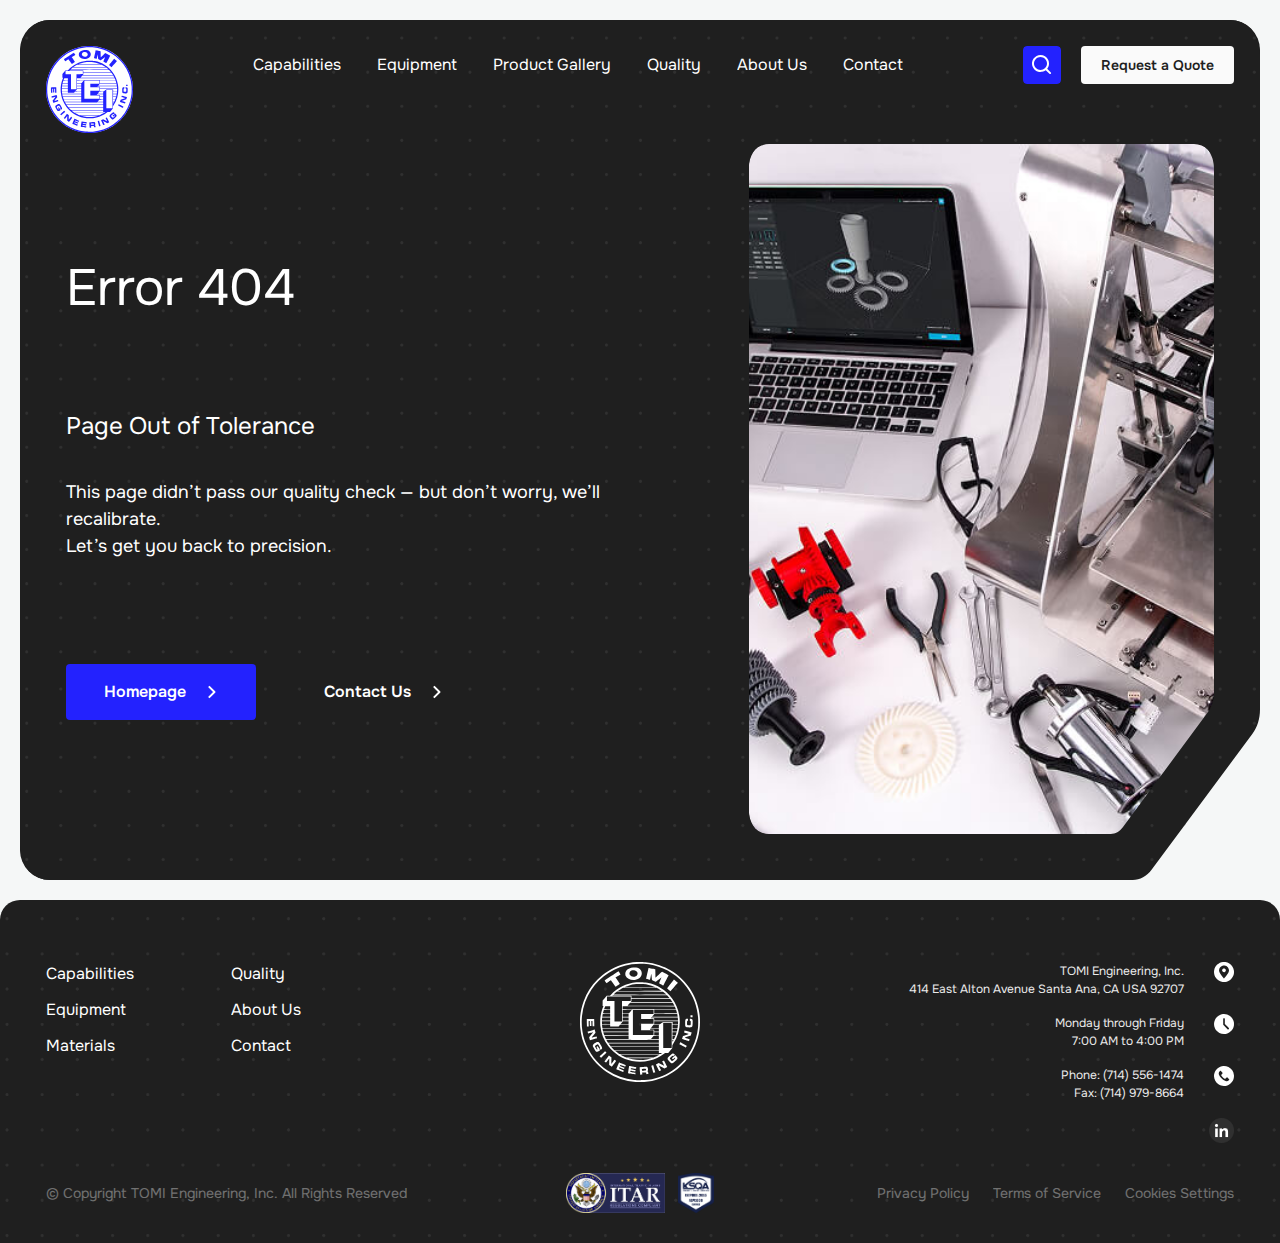
<file: error_page.html>
<!DOCTYPE html>
<html lang="en">
<head>
    <meta charset="UTF-8">
    <meta http-equiv="X-UA-Compatible" content="IE=edge">
    <meta name="viewport" content="width=device-width, initial-scale=1.0">
    <link rel="stylesheet" href="css/style.min.css">
    <link rel="stylesheet" href="https://cdnjs.cloudflare.com/ajax/libs/animate.css/4.1.1/animate.min.css" />
    <!-- <link rel="stylesheet" href="https://cdn.jsdelivr.net/npm/@fancyapps/ui@5.0/dist/fancybox/fancybox.css" /> -->
    <link rel="stylesheet" href="https://cdn.jsdelivr.net/npm/swiper@11/swiper-bundle.min.css" />
    <title>404</title>
</head>

<body>
    <svg display="none">
    <symbol id="arrow" viewBox="0 0 8 14">
        <g>
            <path fill-rule="evenodd" clip-rule="evenodd"
                d="M0.843063 7.71102L6.50006 13.368L7.91406 11.954L2.96406 7.00401L7.91406 2.05401L6.50006 0.640015L0.843063 6.29701C0.655592 6.48454 0.550276 6.73885 0.550276 7.00401C0.550276 7.26918 0.655592 7.52349 0.843063 7.71102Z" />
        </g>
    </symbol>
    <symbol id="search" viewBox="0 0 20 20">
        <g>
            <path fill-rule="evenodd" clip-rule="evenodd"
                d="M8.50025 1.91687e-08C7.14485 0.000115492 5.80912 0.324364 4.60451 0.945694C3.3999 1.56702 2.36135 2.46742 1.57549 3.57175C0.789633 4.67609 0.279263 5.95235 0.0869618 7.29404C-0.10534 8.63574 0.0260029 10.004 0.470032 11.2846C0.914061 12.5652 1.6579 13.7211 2.63949 14.6557C3.62108 15.5904 4.81196 16.2768 6.11277 16.6576C7.41358 17.0384 8.7866 17.1026 10.1173 16.8449C11.448 16.5872 12.6977 16.015 13.7623 15.176L17.4143 18.828C17.6029 19.0102 17.8555 19.111 18.1177 19.1087C18.3799 19.1064 18.6307 19.0012 18.8161 18.8158C19.0015 18.6304 19.1066 18.3796 19.1089 18.1174C19.1112 17.8552 19.0104 17.6026 18.8283 17.414L15.1763 13.762C16.1642 12.5086 16.7794 11.0024 16.9514 9.41573C17.1233 7.82905 16.8451 6.22602 16.1485 4.79009C15.4519 3.35417 14.3651 2.14336 13.0126 1.29623C11.66 0.449106 10.0962 -0.000107143 8.50025 1.91687e-08ZM2.00025 8.5C2.00025 6.77609 2.68507 5.12279 3.90406 3.90381C5.12305 2.68482 6.77635 2 8.50025 2C10.2242 2 11.8775 2.68482 13.0964 3.90381C14.3154 5.12279 15.0003 6.77609 15.0003 8.5C15.0003 10.2239 14.3154 11.8772 13.0964 13.0962C11.8775 14.3152 10.2242 15 8.50025 15C6.77635 15 5.12305 14.3152 3.90406 13.0962C2.68507 11.8772 2.00025 10.2239 2.00025 8.5Z" />
        </g>
    </symbol>
    <symbol id="plane" viewBox="0 0 30 30">
        <g>
            <path fill-rule="evenodd" clip-rule="evenodd"
                d="M26.5041 0.0705083C26.1639 0.166192 25.7916 0.343614 25.5326 0.533399C25.4395 0.601661 21.4866 4.69824 16.7484 9.63699C12.0102 14.5757 8.09813 18.6165 8.05488 18.6165C8.01164 18.6165 6.82746 18.366 5.42338 18.0598C4.0193 17.7537 2.82539 17.5032 2.77025 17.5032C2.62863 17.5032 0.0223242 20.1226 0.0945703 20.1923C0.125859 20.2225 1.52748 21.0291 3.2093 21.985L6.26713 23.7228L7.97672 26.7339C8.91697 28.3901 9.72152 29.7922 9.76465 29.8498C9.83596 29.945 9.96106 29.8366 11.1642 28.6365C11.8909 27.9117 12.4854 27.2745 12.4854 27.2205C12.4854 27.1666 12.235 25.9745 11.9288 24.5714C11.6227 23.1683 11.3722 21.9835 11.3722 21.9385C11.3722 21.8935 15.4177 17.9758 20.3622 13.2324C25.3068 8.48908 29.4328 4.48672 29.5311 4.33824C29.8751 3.81893 29.9699 3.47926 29.9699 2.76688C29.9699 2.23619 29.9466 2.06346 29.838 1.78883C29.5574 1.07932 28.8984 0.421543 28.2028 0.156583C27.7658 -0.00988229 26.9387 -0.0517768 26.5041 0.0705083ZM9.92988 3.68147L8.57584 5.03557L5.9335 4.23811C4.4802 3.79953 3.25688 3.4407 3.21504 3.4407C3.1732 3.4407 2.4327 4.14734 1.56943 5.01102L0 6.58127L1.36477 7.43445C2.11541 7.90367 4.54201 9.42289 6.75715 10.8104L10.7847 13.3333L13.598 10.4014C15.1453 8.78885 16.4112 7.45291 16.4112 7.43264C16.4112 7.41236 16.0153 7.27783 15.5314 7.13369L14.6515 6.87154L15.6335 5.8884L16.6153 4.90525L15.986 4.2759L15.3567 3.6466L14.0524 4.9499C13.3351 5.66674 12.7151 6.2532 12.6747 6.2532C12.5998 6.2532 10.6029 5.66106 10.5546 5.62449C10.54 5.61348 10.9879 5.14402 11.5499 4.58135L12.5716 3.5583L11.9583 2.94289C11.621 2.6044 11.3312 2.32742 11.3145 2.32742C11.2977 2.32742 10.6746 2.93674 9.92988 3.68147ZM24.0848 14.3702L23.1162 15.3388L22.8546 14.4584C22.7106 13.9743 22.5772 13.5779 22.5579 13.5778C22.5388 13.5776 21.2025 14.8436 19.5885 16.3913L16.6539 19.2051L20.0296 24.598L23.4052 29.9908L24.9766 28.4203C25.8408 27.5565 26.5479 26.8169 26.5479 26.7767C26.5479 26.7365 26.1888 25.5136 25.7498 24.0592L24.9517 21.4149L26.3207 20.0449L27.6897 18.675L27.0604 18.0456L26.4311 17.4163L25.4077 18.4384C24.8447 19.0006 24.3752 19.4486 24.3642 19.434C24.3258 19.3834 23.7354 17.3977 23.7354 17.3193C23.7354 17.276 24.3218 16.6537 25.0384 15.9366L26.3413 14.6327L25.7279 14.0172C25.3905 13.6786 25.1007 13.4016 25.0839 13.4016C25.0671 13.4016 24.6175 13.8375 24.0848 14.3702Z" />
        </g>
    </symbol>
    <symbol id="shield" viewBox="0 0 26 30">
        <g>
            <path fill-rule="evenodd" clip-rule="evenodd"
                d="M12.1362 0.290724C10.1546 1.43617 7.35286 2.39138 4.63586 2.84786C3.76055 2.99492 2.32062 3.15628 1.16921 3.23631C0.541317 3.27993 0.282666 3.40815 0.099269 3.76666C-0.00598646 3.97228 -0.0111959 4.31403 0.0099556 9.60247C0.0343708 15.6961 0.0272156 15.5569 0.403738 17.2474C1.36177 21.5483 4.16074 25.4398 8.08789 27.9308C8.80365 28.3848 10.2281 29.103 11.0378 29.4182C11.7949 29.713 12.7138 30.0012 12.8926 30C13.1115 29.9986 14.6371 29.4565 15.4393 29.0951C21.2293 26.4868 25.1277 21.111 25.6606 15.0002C25.6962 14.5913 25.7237 12.0468 25.724 9.13174C25.7244 4.35652 25.7165 3.96933 25.6146 3.76666C25.4347 3.40841 25.1754 3.27987 24.5467 3.23719C20.3015 2.94922 16.7512 2.01831 13.8537 0.433387C13.3149 0.138647 12.9929 -0.00031329 12.8494 5.30317e-07C12.7132 0.000314351 12.4602 0.103436 12.1362 0.290724ZM14.2074 1.82995C16.9011 3.1013 19.5991 3.85522 22.5729 4.1676C23.0557 4.21838 23.5457 4.29966 23.6619 4.3483C23.9882 4.48506 24.2708 4.75489 24.4567 5.10731L24.6262 5.42866V10.0418C24.6262 14.9551 24.613 15.2327 24.3066 16.7391C23.3497 21.4429 20.1112 25.5607 15.651 27.7447C14.6009 28.2589 13.6075 28.6521 13.1358 28.7402C12.983 28.7688 12.7329 28.7688 12.5802 28.7402C11.8018 28.5948 9.68304 27.6307 8.54186 26.9027C4.88936 24.5728 2.3316 20.9737 1.43853 16.9075C1.10927 15.4083 1.09408 15.1106 1.09182 10.1046L1.08969 5.42866L1.23517 5.13329C1.39893 4.80077 1.72794 4.48431 2.04948 4.34999C2.1681 4.30041 2.66444 4.21831 3.15237 4.16748C4.83212 3.99261 6.34794 3.69229 7.93098 3.22074C9.00362 2.90121 10.6754 2.2538 11.5085 1.83522C12.3286 1.42324 12.4658 1.38081 12.9207 1.39895C13.2754 1.41307 13.4435 1.46937 14.2074 1.82995ZM12.0396 2.75867C11.5347 3.02567 10.0014 3.64553 9.09249 3.95019C7.25068 4.56741 5.38915 4.97676 3.46964 5.18651C2.53571 5.28863 2.45926 5.3069 2.2979 5.4672L2.12529 5.63867V9.78593V13.9332H7.24057H12.3558V8.28443C12.3558 5.1776 12.3346 2.63691 12.3088 2.63842C12.2829 2.63998 12.1618 2.69402 12.0396 2.75867ZM13.3601 8.28443V13.9332H18.4753H23.5906V9.78593V5.63867L23.4167 5.46475C23.2697 5.31775 23.1699 5.28386 22.7734 5.24595C19.6873 4.95127 16.6778 4.14764 13.9632 2.89343C13.6564 2.75164 13.3951 2.63565 13.3827 2.63565C13.3702 2.63565 13.3601 5.1776 13.3601 8.28443ZM2.22101 15.1728C2.23739 15.2677 2.29482 15.6137 2.34867 15.9416C3.09657 20.5006 6.18256 24.6527 10.3855 26.7549C10.8963 27.0104 11.8699 27.4174 12.2146 27.5196L12.3558 27.5615V21.2808V15.0002H7.27352H2.1912L2.22101 15.1728ZM13.3601 21.2808V27.5615L13.5013 27.5196C13.8461 27.4174 14.8197 27.0104 15.3304 26.7549C17.6748 25.5823 19.8843 23.5829 21.2669 21.3832C22.0109 20.1994 22.6475 18.7779 23.0289 17.4488C23.1894 16.8895 23.2812 16.4418 23.4955 15.1728L23.5247 15.0002H18.4424H13.3601V21.2808Z" />
        </g>
    </symbol>
    <symbol id="rocket" viewBox="0 0 30 30">
        <g>
            <path fill-rule="evenodd" clip-rule="evenodd"
                d="M25.6626 0.0193663C25.2215 0.0729071 24.2102 0.294576 23.6561 0.459186C20.2689 1.46544 16.0171 4.0694 12.2334 7.45484C11.5157 8.09692 11.5442 8.09288 10.1154 7.75492C8.75016 7.43197 8.48392 7.42793 7.87357 7.72114C7.55297 7.87508 7.09591 8.31232 3.78142 11.6358C1.14943 14.275 0.0386749 15.4265 0.0109956 15.5447C-0.0404927 15.7644 0.0920397 15.9645 0.341564 16.0434C0.447531 16.0769 1.75755 16.295 3.2527 16.5282C5.84007 16.9316 5.98838 16.9485 6.32734 16.8785C6.69086 16.8034 7.21278 16.561 7.49292 16.337C7.59754 16.2534 7.6943 16.2237 7.78613 16.2473C7.86149 16.2665 9.23601 17.5966 10.8407 19.203C13.9964 22.3623 13.9085 22.2549 13.6194 22.6004C13.2944 22.9887 13.0249 23.8023 13.0884 24.2034C13.1011 24.2838 13.2984 25.5502 13.5268 27.0177C13.7683 28.5695 13.9775 29.7408 14.0268 29.817C14.1242 29.9677 14.3339 30.036 14.5309 29.9812C14.6058 29.9604 16.3519 28.2494 18.4113 26.1789C22.5535 22.0141 22.4332 22.1564 22.4815 21.3619C22.5021 21.0223 22.4636 20.7685 22.2666 19.9453C22.1347 19.3937 22.0267 18.8839 22.0267 18.8126C22.0267 18.6126 22.1233 18.4692 22.6422 17.8988C25.0519 15.2503 27.3784 11.7416 28.611 8.89716C30.319 4.95538 30.4303 2.08992 28.9267 0.766415C28.6281 0.503637 28.2073 0.283727 27.709 0.130142C27.3965 0.0339097 26.1149 -0.0354646 25.6626 0.0193663ZM23.6898 4.5776C24.6492 4.92588 25.4026 5.76441 25.6326 6.74022C26.0802 8.63861 24.7903 10.4191 22.8555 10.5732C20.4996 10.761 18.8264 8.32522 19.8257 6.16242C20.2151 5.31955 21.1357 4.601 22.0267 4.44448C22.5111 4.35945 23.2521 4.41874 23.6898 4.5776ZM6.89078 19.0863C6.36088 19.636 5.92716 20.2089 5.38384 21.0768C4.15797 23.035 2.96788 25.9292 2.96788 26.9521C2.96788 27.4318 3.03743 27.4316 4.05751 26.9504C5.06869 26.4734 5.68925 26.2098 6.95558 25.7191C8.99382 24.9294 9.69038 24.514 10.8993 23.3673C11.2639 23.0215 11.3538 22.9024 11.3538 22.7651C11.3538 22.6186 11.0771 22.3173 9.43135 20.6715C7.9328 19.173 7.47661 18.7491 7.36238 18.7491C7.26069 18.7491 7.1162 18.8525 6.89078 19.0863Z" />
        </g>
    </symbol>
    <symbol id="address" viewBox="0 0 30 30">
        <g>
            <path fill-rule="evenodd" clip-rule="evenodd"
                d="M13.5761 0.0376677C6.90512 0.729265 1.45505 5.70991 0.261539 12.2055C-0.518702 16.4517 0.45679 20.6026 3.05419 24.0884C3.59946 24.8202 5.19585 26.4156 5.9369 26.9695C8.02365 28.529 10.323 29.4858 12.9601 29.892C13.7935 30.0204 16.0558 30.0386 16.8616 29.9234C20.2497 29.4389 23.1402 28.0456 25.4483 25.7846C26.8224 24.4386 27.6546 23.2868 28.5098 21.5474C29.2236 20.0958 29.6804 18.5816 29.9264 16.8515C30.0245 16.1611 30.0245 13.8438 29.9264 13.1534C29.5903 10.7893 28.7487 8.53025 27.5208 6.69648C25.1142 3.10201 21.4576 0.789784 17.1256 0.123017C16.3881 0.00949198 14.3259 -0.0401091 13.5761 0.0376677ZM15.7927 5.28475C17.7142 5.41565 19.7471 6.57679 20.9968 8.257C22.0736 9.70488 22.6489 11.812 22.384 13.3373C22.0197 15.4341 20.3175 18.366 17.2764 22.1344C16.5444 23.0415 15.0686 24.7466 15.0156 24.7466C14.9617 24.7466 13.7762 23.3897 12.9896 22.4279C10.1025 18.8971 8.36528 16.0646 7.75506 13.8931C7.61701 13.4018 7.59724 13.2278 7.60106 12.5371C7.6183 9.38309 9.68974 6.58407 12.7451 5.58618C13.4551 5.35431 14.5947 5.19031 15.1602 5.23862C15.257 5.24689 15.5416 5.26761 15.7927 5.28475ZM14.316 9.8123C12.8285 10.2126 11.9081 11.7536 12.2872 13.2097C12.6797 14.7173 14.2177 15.6474 15.6857 15.2648C17.1882 14.8732 18.1221 13.333 17.7421 11.8734C17.346 10.3519 15.7899 9.41573 14.316 9.8123Z" />
        </g>
    </symbol>
    <symbol id="hours" viewBox="0 0 30 30">
        <g>
            <path fill-rule="evenodd" clip-rule="evenodd"
                d="M13.5765 0.0678389C12.3301 0.18703 10.7802 0.557672 9.60036 1.01862C7.59866 1.80062 5.98834 2.85958 4.42399 4.42254C3.12895 5.71653 2.28963 6.88278 1.51857 8.45975C-0.519844 12.6286 -0.505417 17.4735 1.55774 21.6184C2.33326 23.1764 3.14714 24.3055 4.39531 25.5552C5.62729 26.7887 6.67013 27.5605 8.12135 28.3128C11.8057 30.2226 16.0802 30.5241 20.0025 29.1509C20.7681 28.8828 22.0823 28.2563 22.8137 27.8108C24.6957 26.6644 26.5357 24.8442 27.7637 22.9139C28.1365 22.328 28.8543 20.8576 29.1226 20.1304C29.4004 19.3776 29.751 17.9806 29.8874 17.0832C30.0375 16.0957 30.0375 13.9103 29.8874 12.9227C29.751 12.0253 29.4004 10.6283 29.1226 9.87551C28.8543 9.14829 28.1365 7.67797 27.7637 7.09204C26.8386 5.63789 25.3372 4.00068 24.0454 3.03743C20.9935 0.761774 17.2938 -0.287684 13.5765 0.0678389ZM15.7248 6.4785C15.8608 6.57425 16.0335 6.76875 16.1085 6.91079L16.245 7.1691V11.1287V15.0883L19.3188 18.1661C21.941 20.7915 22.402 21.2783 22.4563 21.4782C22.5565 21.8478 22.5324 22.1051 22.3666 22.4375C22.1037 22.9647 21.5519 23.2207 20.969 23.0858C20.682 23.0194 20.572 22.9168 17.3403 19.6987C15.4735 17.8396 13.9575 16.2835 13.8937 16.1605C13.7832 15.9479 13.7801 15.801 13.7954 11.4922L13.8111 7.04346L13.987 6.79388C14.252 6.41809 14.5969 6.25764 15.0842 6.28354C15.4057 6.30065 15.5227 6.33628 15.7248 6.4785Z" />
        </g>
    </symbol>
    <symbol id="phone" viewBox="0 0 30 30">
        <g>
            <path fill-rule="evenodd" clip-rule="evenodd"
                d="M13.6314 0.0654354C9.08609 0.503117 5.0382 2.92051 2.50169 6.71215C0.788657 9.27282 -0.112794 12.4664 0.0113116 15.535C0.208814 20.4208 2.65505 24.796 6.7034 27.5043C10.5939 30.1069 15.5916 30.7172 20.0519 29.1344C23.1452 28.0366 25.9079 25.8199 27.6918 23.0043C28.1062 22.3503 28.8154 20.9066 29.0962 20.1453C29.8168 18.1916 30.1355 15.794 29.9466 13.7469C29.4586 8.45889 26.3696 3.9164 21.6773 1.58648C19.1514 0.332289 16.3533 -0.19667 13.6314 0.0654354ZM9.82128 7.2132C10.009 7.28308 12.8514 10.087 12.98 10.3292C13.182 10.7097 13.1408 10.7796 12.0755 11.8626C11.5319 12.4154 11.0434 12.9529 10.9901 13.0571C10.7666 13.4934 10.8131 14.0185 11.1146 14.4672C12.0935 15.9237 14.6716 18.414 15.8598 19.0508C16.1313 19.1963 16.6647 19.2097 16.979 19.0789C17.1129 19.0232 17.5702 18.6177 18.1643 18.0281C19.1461 17.0537 19.2975 16.9493 19.6152 17.0276C19.8163 17.0771 22.6939 19.928 22.828 20.2105C22.9612 20.4912 22.8926 20.7007 22.5416 21.0856C21.3361 22.4073 20.0088 22.9931 18.643 22.8063C17.1012 22.5954 14.6115 21.362 12.7709 19.8972C12.0987 19.3623 10.4302 17.6875 9.88495 17.0005C9.20802 16.1476 8.51838 15.0777 8.07624 14.1946C7.19478 12.4341 6.9563 11.4289 7.16916 10.3711C7.36649 9.39077 7.70181 8.83566 8.67701 7.87494C9.25387 7.30671 9.40001 7.1952 9.6161 7.15862C9.6382 7.15487 9.73053 7.17943 9.82128 7.2132Z" />
        </g>
    </symbol>
    <symbol id="linkedin" viewBox="0 0 40 40">
        <g>
            <path fill-rule="evenodd" clip-rule="evenodd"
                d="M18.3213 0.0254704C15.393 0.32911 12.7172 1.14181 10.3678 2.4413C4.80274 5.51945 1.13018 10.8155 0.14691 17.1805C-0.0495555 18.4525 -0.0488511 21.5472 0.148319 22.8107C0.839078 27.2378 2.76639 31.077 5.83916 34.1468C8.90887 37.2135 12.7179 39.1241 17.1472 39.8189C18.264 39.9941 20.5506 40.0556 21.7708 39.9434C30.373 39.1521 37.4904 33.01 39.4947 24.6483C39.9112 22.9109 40.0003 22.0901 40 19.9956C39.9996 17.7977 39.8972 16.9279 39.4155 15.03C37.7954 8.64797 33.0921 3.45809 26.853 1.16824C25.8376 0.795557 24.0545 0.34475 22.9002 0.168962C22.1109 0.048695 19.0288 -0.0478786 18.3213 0.0254704ZM13.0898 9.75837C13.9781 10.1839 14.4872 11.0105 14.4839 12.0218C14.4815 12.7557 14.2312 13.3195 13.6787 13.8358C12.4232 15.009 10.4177 14.6111 9.6815 13.0427C9.51204 12.6818 9.47713 12.4972 9.48034 11.9803C9.4837 11.4523 9.51955 11.284 9.71038 10.9009C10.3478 9.62144 11.7879 9.13451 13.0898 9.75837ZM26.9313 16.288C28.2104 16.5409 29.2238 17.311 29.7901 18.4605C30.4503 19.8008 30.5906 21.3452 30.5552 26.8769L30.5319 30.5131L28.364 30.5339L26.1962 30.5546L26.1693 26.233C26.1397 21.4819 26.1437 21.523 25.645 20.7708C25.2174 20.1258 24.3894 19.8405 23.3966 19.996C22.4306 20.1472 21.8123 20.6959 21.4768 21.6996C21.3056 22.212 21.3009 22.3212 21.274 26.3882L21.2466 30.5522H19.0991H16.9515V23.5144V16.4767H19.0257H21.1V17.4151C21.1 18.2963 21.1737 18.581 21.2993 18.1854C21.3288 18.0929 21.5864 17.785 21.8721 17.5011C23.1032 16.2777 24.8096 15.8685 26.9313 16.288ZM14.1337 23.5144V30.5522H11.9812H9.82865V23.5144V16.4767H11.9812H14.1337V23.5144Z" />
        </g>
    </symbol>
    <symbol id="linkedin-footer" viewBox="0 0 25 25">
        <g>
            <circle cx="12.5" cy="12.5" r="12.5" fill="white" />
            <path fill-rule="evenodd" clip-rule="evenodd"
                d="M11.4508 0.015919C9.62063 0.205694 7.94823 0.713634 6.47987 1.52581C3.00172 3.44966 0.706359 6.7597 0.0918186 10.7378C-0.0309722 11.5328 -0.0305319 13.467 0.0926991 14.2567C0.524424 17.0236 1.729 19.4231 3.64947 21.3418C5.56804 23.2584 7.94867 24.4526 10.717 24.8868C11.415 24.9963 12.8441 25.0348 13.6068 24.9646C18.9832 24.47 23.4315 20.6313 24.6842 15.4052C24.9445 14.3193 25.0002 13.8063 25 12.4972C24.9998 11.1235 24.9358 10.5799 24.6347 9.39377C23.6221 5.40498 20.6826 2.16131 16.7831 0.730153C16.1485 0.497223 15.034 0.215469 14.3127 0.105601C13.8193 0.0304343 11.893 -0.0299241 11.4508 0.015919ZM8.18114 6.09898C8.73634 6.36495 9.05452 6.88159 9.05241 7.51362C9.05095 7.97229 8.8945 8.32472 8.54917 8.64738C7.76453 9.38062 6.51104 9.13191 6.05094 8.15171C5.94502 7.92616 5.92321 7.81077 5.92521 7.48771C5.92732 7.15767 5.94972 7.0525 6.06899 6.81307C6.46735 6.0134 7.36744 5.70907 8.18114 6.09898ZM16.8321 10.18C17.6315 10.3381 18.2649 10.8194 18.6188 11.5378C19.0314 12.3755 19.1192 13.3408 19.097 16.7981L19.0824 19.0707L17.7275 19.0837L16.3727 19.0966L16.3558 16.3956C16.3373 13.4262 16.3398 13.4519 16.0281 12.9818C15.7608 12.5786 15.2434 12.4003 14.6229 12.4975C14.0191 12.592 13.6327 12.9349 13.423 13.5623C13.316 13.8825 13.3131 13.9508 13.2963 16.4926L13.2792 19.0951H11.9369H10.5947V14.6965V10.2979H11.8911H13.1875V10.8844C13.1875 11.4352 13.2336 11.6131 13.3121 11.3659C13.3305 11.3081 13.4915 11.1156 13.6701 10.9382C14.4395 10.1735 15.506 9.91779 16.8321 10.18ZM8.83354 14.6965V19.0951H7.48823H6.14291V14.6965V10.2979H7.48823H8.83354V14.6965Z"
                fill="#303030" />
        </g>
    </symbol>
    <symbol id="capabilities-1" viewBox="0 0 40 40">
        <g>
            <path fill-rule="evenodd" clip-rule="evenodd"
                d="M3.51562 11.1719V22.3438H5.85906H8.20242L8.22234 13.5352L8.24219 4.72656L11.1914 4.70609L14.1406 4.68563V5.85844V7.03125H15.3125H16.4844V10V12.9688H17.6562H18.8281V14.7266V16.4844H20H21.1719V14.7266V12.9688H22.3438H23.5156V10V7.03125H24.6875H25.8594V5.85844V4.68563L28.8086 4.70609L31.7578 4.72656L31.7777 13.5352L31.7976 22.3438H34.1409H36.4844V11.1719V0H34.1406H31.7969V1.17188V2.34375H28.8281H25.8594V1.17188V0H20H14.1406V1.17188V2.34375H11.1719H8.20312V1.17188V0H5.85938H3.51562V11.1719ZM11.7969 20.5859V22.3438H20H28.2031V20.5859V18.8281H20H11.7969V20.5859ZM0 29.4141V34.1406H20H40V29.4141V24.6875H20H0V29.4141ZM7.03125 29.4162V30.6291L5.87891 30.6076L4.72656 30.5859L4.70469 29.4959C4.69273 28.8965 4.70039 28.3603 4.7218 28.3045C4.75125 28.2278 5.03742 28.2031 5.89602 28.2031H7.03125V29.4162ZM11.7578 29.4141V30.5859H10.5859H9.41406L9.39219 29.4959C9.38023 28.8965 9.38828 28.3594 9.41008 28.3024C9.44117 28.2216 9.70242 28.2037 10.6038 28.2205L11.7578 28.2422V29.4141ZM16.4453 29.4141V30.5859L15.293 30.6076L14.1406 30.6291V29.4141V28.199L15.293 28.2205L16.4453 28.2422V29.4141ZM4.6875 38.2422V40H8.22344H11.7595L12.6373 38.2422L13.5152 36.4844H9.10133H4.6875V38.2422ZM28.5346 38.2422L29.4124 40H32.9484H36.4844V38.2422V36.4844H32.0705H27.6567L28.5346 38.2422Z" />
        </g>
    </symbol>
    <symbol id="capabilities-2" viewBox="0 0 40 40">
        <g>
            <path fill-rule="evenodd" clip-rule="evenodd"
                d="M9.55885 0.927881V2.10088H14.3008H19.0427L19.0426 3.95813L19.0423 5.81537L18.5919 6.04817C17.9398 6.38506 17.3769 6.97852 17.0256 7.69937L16.7298 8.30627L15.0651 8.8579L13.4004 9.40952L12.7249 11.4315C12.3534 12.5436 12.0798 13.4813 12.117 13.5152C12.2374 13.6249 14.1914 14.2398 14.2469 14.1854C14.2766 14.1565 14.5148 13.493 14.7762 12.711L15.2517 11.2894L16.0695 11.0014C17.0369 10.6606 17.0583 10.6577 17.1223 10.8586C17.2153 11.1513 17.793 11.799 18.2027 12.07C18.8298 12.485 19.4228 12.6579 20.2184 12.6579C21.014 12.6579 21.607 12.485 22.2342 12.07C22.6438 11.799 23.2215 11.1513 23.3145 10.8586C23.3785 10.6577 23.3999 10.6606 24.3673 11.0014L25.1851 11.2894L25.6606 12.711C25.9221 13.493 26.1602 14.1565 26.1899 14.1854C26.2454 14.2398 28.1994 13.6249 28.3198 13.5152C28.3571 13.4813 28.0834 12.5436 27.7119 11.4315L27.0364 9.40952L25.3717 8.8579L23.707 8.30627L23.4112 7.69937C23.0599 6.97852 22.497 6.38506 21.8449 6.04817L21.3945 5.81537L21.3943 3.95813L21.3941 2.10088H26.136H30.878V0.927881V-0.245117H20.2184H9.55885V0.927881ZM3.68041 21.5335V25.639H8.42235H13.1643V21.5335V17.4281H8.42235H3.68041V21.5335ZM15.5157 21.5335V25.639H20.2184H24.9212V21.5335V17.4281H20.2184H15.5157V21.5335ZM27.2725 21.5335V25.639H32.0145H36.7564V21.5335V17.4281H32.0145H27.2725V21.5335ZM5.43987 28.0688C4.71032 28.1551 3.68496 28.48 3.05338 28.8249C2.73548 28.9986 2.28887 29.359 1.86547 29.7837C1.29549 30.3555 1.13082 30.5817 0.834939 31.1992C0.362391 32.1853 0.207827 32.8746 0.216136 33.9587C0.234241 36.3247 1.37905 38.166 3.45445 39.1674C4.76683 39.8006 3.43571 39.7541 20.2576 39.7541H35.228L35.8665 39.584C38.5594 38.8664 40.2128 36.7164 40.2158 33.9282C40.217 32.8385 40.0422 32.0819 39.5653 31.113C39.2995 30.5728 39.1049 30.3158 38.5264 29.7409C37.7118 28.9313 36.9683 28.5099 35.8158 28.2047L35.1496 28.0283L20.5711 28.0159C12.5529 28.009 5.7439 28.0328 5.43987 28.0688ZM10.6464 30.5566C12.1978 31.0383 13.1345 32.3667 13.1067 34.0455C13.0915 34.9643 12.768 35.6906 12.0526 36.4126C10.0776 38.4058 6.61367 37.2834 6.11126 34.4875C5.87268 33.1594 6.5933 31.5704 7.73755 30.9013C8.57668 30.4107 9.73465 30.2735 10.6464 30.5566ZM21.2013 30.5298C23.0165 30.9985 24.1149 32.9488 23.6238 34.8307C23.2823 36.1391 22.1443 37.1498 20.743 37.3894C19.0461 37.6793 17.2474 36.5085 16.8122 34.8307C16.318 32.9252 17.4775 30.9304 19.3326 30.4949C19.8101 30.3828 20.6959 30.3994 21.2013 30.5298ZM31.8871 30.5566C33.2141 30.9686 34.1124 32.0265 34.3286 33.4318C34.6805 35.7177 32.5921 37.7655 30.3 37.3824C28.3798 37.0614 27.0865 35.3243 27.3551 33.427C27.5491 32.0566 28.456 30.9777 29.7648 30.5602C30.3651 30.3687 31.2772 30.3672 31.8871 30.5566ZM9.12776 32.8247C9.04154 32.8621 8.87413 32.9897 8.75562 33.1081C8.18572 33.6783 8.37916 34.6225 9.13419 34.9557C9.84376 35.2689 10.6719 34.8182 10.7351 34.0846C10.7765 33.6033 10.7261 33.4439 10.4336 33.1311C10.1635 32.8422 10.0894 32.8066 9.70863 32.783C9.47537 32.7684 9.21398 32.7873 9.12776 32.8247ZM19.5834 32.9327C19.2675 33.1433 19.043 33.5523 19.0429 33.9176C19.0427 34.265 19.3109 34.7281 19.6168 34.9082C19.94 35.0987 20.501 35.0963 20.8291 34.9029C21.3505 34.5956 21.5373 33.7689 21.201 33.2568C20.8703 32.7534 20.0877 32.5966 19.5834 32.9327ZM30.2501 32.9312C29.8464 33.2053 29.6892 33.468 29.6892 33.8687C29.6892 34.505 30.0578 34.9401 30.6984 35.06C31.069 35.1294 31.6454 34.8417 31.8499 34.4852C32.0535 34.1302 32.0454 33.6298 31.8304 33.2826C31.5082 32.7626 30.7475 32.5934 30.2501 32.9312Z" />
        </g>
    </symbol>
    <symbol id="capabilities-3" viewBox="0 0 40 40">
        <g>
            <path fill-rule="evenodd" clip-rule="evenodd"
                d="M16.9995 0.263292C16.5125 0.558058 16.4134 0.828839 16.4095 1.87462L16.4062 2.77306L15.5466 2.98673C14.0226 3.36556 12.4262 4.02728 10.9727 4.88275L10.2196 5.32595L9.54078 4.66165C9.01078 4.14306 8.79664 3.98517 8.56406 3.94157C7.96047 3.82829 7.82375 3.92806 5.8068 5.95415C4.2068 7.56134 3.91016 7.89501 3.86562 8.13806C3.76875 8.66618 3.88289 8.90048 4.58898 9.6229L5.25164 10.3009L4.84625 10.972C3.99289 12.3849 3.06719 14.6674 2.80898 15.9957L2.71406 16.484H1.81687C1.03219 16.484 0.880625 16.5059 0.608047 16.6592C0.0127344 16.9938 0 17.0636 0 19.9996C0 22.9356 0.0127344 23.0055 0.608047 23.3401C0.880625 23.4933 1.03219 23.5152 1.81687 23.5152H2.71406L2.80898 24.0035C3.06359 25.3134 3.9325 27.4664 4.80437 28.9478L5.2482 29.7019L4.58391 30.3807C4.06531 30.9107 3.90742 31.1249 3.86383 31.3574C3.75055 31.961 3.85031 32.0977 5.87641 34.1147C7.48359 35.7147 7.81727 36.0113 8.06031 36.0559C8.58773 36.1526 8.82297 36.0384 9.54055 35.337L10.2139 34.6788L11.1658 35.2242C12.6317 36.0641 14.2886 36.7268 15.8008 37.0782L16.4062 37.2189V38.1045C16.4062 39.1563 16.5224 39.4699 17.0143 39.7463C17.3198 39.918 17.3775 39.9215 19.9161 39.9215C22.3578 39.9215 22.5239 39.9125 22.8145 39.7642C23.013 39.663 23.179 39.497 23.2802 39.2985C23.4325 39 23.4375 38.8461 23.4375 34.4601V29.9299L23.0273 30.0703C22.8018 30.1476 22.3008 30.2772 21.9141 30.3584C20.959 30.5589 18.9188 30.5624 17.9688 30.3652C15.7563 29.9059 14.0338 28.9756 12.4602 27.3898C10.9105 25.8282 10.0129 24.1478 9.55586 21.9527C9.36391 21.0313 9.36391 18.968 9.55586 18.0465C10.0124 15.8538 10.9076 14.1769 12.4602 12.6059C14.4091 10.6338 16.7449 9.59993 19.5312 9.47618C20.6521 9.42642 21.9211 9.57962 22.8618 9.87837L23.4375 10.0612V5.53509C23.4375 1.15314 23.4325 0.99923 23.2802 0.700714C23.179 0.502199 23.013 0.336261 22.8145 0.235011C22.5238 0.08673 22.3583 0.0777456 19.9055 0.0781362C17.3093 0.0785269 17.3041 0.0788393 16.9995 0.263292ZM30.6833 0.548214C29.8913 0.748371 29.118 1.32767 28.7334 2.00915L28.5007 2.4215H27.141H25.7812V3.59337V4.76525H27.141H28.5007L28.7334 5.17759C29.0359 5.7136 29.5037 6.12946 30.1466 6.43415C30.6137 6.6554 30.7363 6.67931 31.4062 6.67931C32.0774 6.67931 32.1984 6.65564 32.6703 6.43204C33.3966 6.08798 33.849 5.64509 34.2004 4.934C34.4761 4.37618 34.4922 4.30235 34.4922 3.59337C34.4922 2.88439 34.4761 2.81056 34.2004 2.25275C33.6725 1.18454 32.7346 0.557746 31.582 0.502902C31.249 0.487042 30.8446 0.507433 30.6833 0.548214ZM36.142 7.19087C35.6477 7.31509 34.9441 7.7315 34.6025 8.10204C34.4271 8.29235 34.1742 8.68173 34.0405 8.96735C33.834 9.40876 33.797 9.58056 33.7934 10.1142C33.791 10.4594 33.8145 10.856 33.8457 10.9956C33.9016 11.2466 33.8882 11.2611 32.6392 12.3042L31.3762 13.359H28.5787H25.7812V14.5309V15.7027H28.9102C31.6311 15.7027 32.0706 15.6863 32.2818 15.5772C32.4153 15.5081 33.1754 14.908 33.9708 14.2434C35.1318 13.2734 35.4491 13.0454 35.5796 13.087C36.3464 13.3317 36.5646 13.3669 37.0933 13.331C38.2205 13.2546 39.1533 12.6185 39.6691 11.5746C39.9448 11.0168 39.9609 10.943 39.9609 10.234C39.9609 9.52501 39.9448 9.45118 39.6691 8.89337C39.1413 7.82517 38.2034 7.19837 37.0507 7.14353C36.7177 7.12767 36.3088 7.14899 36.142 7.19087ZM18.7109 11.8831C17.0775 12.1187 15.3505 12.9991 14.1326 14.217C13.081 15.2685 12.3673 16.5358 11.9332 18.1222C11.7005 18.9725 11.7005 21.0267 11.9332 21.877C12.2076 22.8795 12.5556 23.6809 13.0457 24.4384C14.4598 26.6242 16.8663 28.0281 19.4531 28.1764C20.5314 28.2383 21.4727 28.1081 22.5391 27.7495L23.3984 27.4605V19.9996V12.5388L22.5391 12.2505C21.2587 11.8209 19.9878 11.699 18.7109 11.8831ZM36.152 16.9545C35.36 17.1546 34.5868 17.7339 34.2022 18.4154L33.9695 18.8277H29.8754H25.7812V19.9996V21.1715H29.8754H33.9695L34.2022 21.5838C34.5047 22.1199 34.9724 22.5357 35.6154 22.8404C36.0824 23.0617 36.2051 23.0856 36.875 23.0856C37.5462 23.0856 37.6671 23.0619 38.1391 22.8383C38.8654 22.4942 39.3177 22.0513 39.6691 21.3402C39.9448 20.7824 39.9609 20.7086 39.9609 19.9996C39.9609 19.2906 39.9448 19.2168 39.6691 18.659C39.1413 17.5908 38.2034 16.964 37.0507 16.9092C36.7177 16.8933 36.3134 16.9137 36.152 16.9545ZM25.7812 25.4684V26.6402H28.5787H31.3762L32.6392 27.6951C33.8882 28.7381 33.9016 28.7527 33.8457 29.0037C33.8145 29.1432 33.7912 29.5447 33.7937 29.8958C33.7978 30.47 33.8274 30.5931 34.0884 31.1212C34.4316 31.8155 34.8845 32.2538 35.625 32.6082C36.0831 32.8274 36.2054 32.8512 36.875 32.8512C37.5462 32.8512 37.6671 32.8275 38.1391 32.6039C38.8654 32.2599 39.3177 31.817 39.6691 31.1059C39.9448 30.5481 39.9609 30.4742 39.9609 29.7652C39.9609 29.0563 39.9448 28.9824 39.6691 28.4246C39.1533 27.3807 38.2205 26.7446 37.0933 26.6682C36.5646 26.6324 36.3464 26.6675 35.5796 26.9122C35.4491 26.9538 35.1318 26.7258 33.9708 25.7558C33.1754 25.0913 32.4153 24.4911 32.2818 24.422C32.0706 24.3129 31.6311 24.2965 28.9102 24.2965H25.7812V25.4684ZM30.6833 33.3607C29.8913 33.5609 29.118 34.1402 28.7334 34.8217L28.5007 35.234H27.141H25.7812V36.4059V37.5777H27.141H28.5007L28.7334 37.9901C29.0359 38.5261 29.5037 38.942 30.1466 39.2467C30.6137 39.4679 30.7363 39.4918 31.4062 39.4918C32.0774 39.4918 32.1984 39.4681 32.6703 39.2445C33.3966 38.9005 33.849 38.4576 34.2004 37.7465C34.4761 37.1887 34.4922 37.1149 34.4922 36.4059C34.4922 35.6969 34.4761 35.6231 34.2004 35.0652C33.6725 33.997 32.7346 33.3702 31.582 33.3154C31.249 33.2995 30.8446 33.3199 30.6833 33.3607Z" />
        </g>
    </symbol>
    <symbol id="capabilities-4" viewBox="0 0 40 40">
        <g>
            <path fill-rule="evenodd" clip-rule="evenodd"
                d="M17.3965 0.159182C15.5942 1.10856 0.47846 9.65606 0.348538 9.79918C0.253382 9.90403 0.133929 10.1288 0.0830694 10.2986C0.00564755 10.5568 0.0120538 10.6639 0.122132 10.9521C0.194476 11.1415 0.313929 11.3496 0.387601 11.4143C0.510491 11.5222 16.6751 20.6153 17.4171 20.9938C17.8378 21.2084 18.1361 21.203 18.5905 20.9726C19.3489 20.588 35.4489 11.5301 35.5773 11.4158C35.651 11.3503 35.7704 11.1415 35.8428 10.9521C35.9528 10.6639 35.9592 10.5568 35.8818 10.2986C35.831 10.1288 35.7115 9.90324 35.6164 9.79746C35.4767 9.64215 19.9059 0.841604 18.5905 0.174494C18.1412 -0.0533962 17.8081 -0.0576149 17.3965 0.159182ZM2.6551 17.8278C1.50823 18.4786 0.479554 19.0967 0.369085 19.2013C-0.0581025 19.6058 -0.0510713 20.3747 0.383538 20.7851C0.502366 20.8974 2.28713 21.9362 4.34963 23.0936C13.2949 28.1134 17.1785 30.2878 17.4121 30.4069C17.7556 30.5822 18.2379 30.5668 18.6272 30.3682C18.8066 30.2767 20.6596 29.2439 22.7453 28.0732C24.8308 26.9026 28.5235 24.83 30.9512 23.4675C33.3789 22.105 35.4625 20.8982 35.5814 20.7857C35.8643 20.5177 35.9824 20.081 35.8773 19.6909C35.8334 19.5278 35.7002 19.3014 35.5814 19.1881C35.4625 19.0747 34.4192 18.4516 33.2628 17.8034L31.1603 16.6248L29.4346 17.5932C28.4856 18.1258 25.8565 19.6018 23.5924 20.8732C21.3282 22.1445 19.2892 23.2475 19.0611 23.3244C18.5089 23.5106 17.4596 23.5118 16.9114 23.3269C16.6876 23.2514 13.9103 21.7331 10.7396 19.9528C7.56885 18.1725 4.9219 16.6998 4.85744 16.6802C4.79299 16.6606 3.8019 17.177 2.6551 17.8278ZM8.19799 20.3779C9.02619 20.8828 8.94034 22.0682 8.04877 22.4377C7.40323 22.7052 6.79455 22.4304 6.53658 21.7549C6.32518 21.2014 6.56854 20.6404 7.16213 20.3129C7.4108 20.1757 7.91877 20.2075 8.19799 20.3779ZM28.8262 20.3318C29.584 20.7261 29.7241 21.621 29.1222 22.2229C28.4246 22.9204 27.2006 22.3972 27.2015 21.4018C27.2022 20.5411 28.0964 19.9521 28.8262 20.3318ZM13.1371 23.2495C13.8989 23.6322 13.9807 24.7332 13.2842 25.2299C12.9364 25.4781 12.3111 25.4908 11.9969 25.2562C11.6103 24.9675 11.459 24.6943 11.459 24.2845C11.459 23.4236 12.3679 22.863 13.1371 23.2495ZM23.9207 23.2884C24.3397 23.5736 24.5059 23.8564 24.5059 24.2845C24.5059 24.8869 24.0599 25.3667 23.4406 25.4307C22.7728 25.4996 22.2012 24.971 22.2012 24.2845C22.2012 23.3854 23.2071 22.8027 23.9207 23.2884ZM18.4811 25.9554C18.8784 26.1213 19.1153 26.5091 19.1153 26.9936C19.1153 27.6631 18.6374 28.1517 17.9824 28.1517C17.3275 28.1517 16.8496 27.6631 16.8496 26.9936C16.8496 26.1252 17.6574 25.6111 18.4811 25.9554ZM2.63088 27.2589C1.47073 27.9065 0.443694 28.5222 0.348538 28.6271C0.253382 28.7321 0.133929 28.9569 0.0830694 29.1268C0.00564755 29.385 0.0120538 29.4921 0.122132 29.7802C0.194476 29.9697 0.313929 30.1777 0.387601 30.2424C0.510491 30.3504 16.6751 39.4434 17.4171 39.8219C17.8283 40.0317 18.1364 40.0315 18.552 39.8211C18.7328 39.7296 21.4824 38.1946 24.6621 36.4103C27.8418 34.6259 31.5684 32.5368 32.9434 31.7679C34.3184 30.999 35.5212 30.2834 35.6164 30.1777C35.7115 30.0719 35.831 29.8464 35.8818 29.6766C35.9592 29.4184 35.9528 29.3113 35.8428 29.0232C35.7704 28.8337 35.651 28.6252 35.5773 28.5598C35.4069 28.4086 31.2634 26.0814 31.1646 26.0814C31.124 26.0814 29.4686 26.9911 27.4859 28.103C25.5031 29.215 22.8982 30.6759 21.6972 31.3496C20.4963 32.0234 19.3108 32.6429 19.063 32.7264C18.4592 32.9299 17.5072 32.9304 16.9057 32.7276C16.66 32.6448 14.1914 31.3041 11.4199 29.7483C8.64846 28.1925 6.04385 26.731 5.63198 26.5005C5.22002 26.27 4.85088 26.0814 4.81166 26.0814C4.77237 26.0815 3.79104 26.6114 2.63088 27.2589Z" />
        </g>
    </symbol>
</svg>
    <div class="wrapper">
        <header class="header">
            <div class="header__main">
                <div class="header__container container">
                    <div class="header__row">
                        <a href="index.html" class="header__logo">
                            <img src="img/logo.svg" alt="logo">
                        </a>
                        <nav class="header__menu menu-header" data-da="mobile-header__content, 1, 1100">
                            <ul class="menu-header__list">
                                <li class="menu-header__item">
                                    <a href="сapabilities.html" class="menu-header__link text_medium">Capabilities</a>
                                </li>
                                <li class="menu-header__item">
                                    <a href="equipment.html" class="menu-header__link text_medium">Equipment</a>
                                </li>
                                <li class="menu-header__item">
                                    <a href="gallery.html" class="menu-header__link text_medium">Product Gallery</a>
                                </li>
                                <li class="menu-header__item">
                                    <a href="quality.html" class="menu-header__link text_medium">Quality</a>
                                </li>
                                <li class="menu-header__item">
                                    <a href="about.html" class="menu-header__link text_medium">About Us</a>
                                </li>
                                <li class="menu-header__item">
                                    <a href="index.html#contacts" class="menu-header__link text_medium">Contact</a>
                                </li>
                            </ul>
                        </nav>
                        <div class="header__actions">
                            <div class="header__search search-header" data-da="mobile-header__content, 0, 1100">
                                <div class="search-header__body">
                                    <button class="search-header__open search-header__btn">
                                        <svg>
                                            <use xlink:href="#search"></use>
                                        </svg>
                                    </button>
                                    <button class="search-header__close">
                                        <svg>
                                            <use xlink:href="#arrow"></use>
                                        </svg>
                                    </button>
                                    <form action="#" class="search-header__form form-search-header">
                                        <div class="form-search-header__item">
                                            <input placeholder="Search..." autocomplete='off' type='text' name='form[]'
                                                class='form-search-header__input text_small'>
                                        </div>
                                        <button type='submit' class='form-search-header__btn search-header__btn'>
                                            <svg>
                                                <use xlink:href="#search"></use>
                                            </svg>
                                        </button>
                                    </form>
                                </div>
                            </div>
                            <a href="index.html#contacts" class="header__btn-request text_small"
                                data-da="mobile-header__content, 2, 1100">Request
                                a Quote</a>
                        </div>
                        <button class="header__burger">
                            <span></span><span></span><span></span>
                        </button>
                    </div>
                </div>
            </div>
            <div class="header__mobile mobile-header">
                <div class="mobile-header__inner">
                    <div class="mobile-header__container">
                        <div class="mobile-header__body">
                            <div class="mobile-header__top">
                                <a href="index.html" class="mobile-header__logo text_small">TOMI Egineering</a>
                            </div>
                            <div class="mobile-header__content"></div>
                        </div>
                    </div>
                </div>
            </div>
        </header>
        <main class="error page white fullscreen">
            <section class="error__fullscreen fullscreen-block">
                <div class="fullscreen-block__inner">
                    <div class="fullscreen-block__body">
                        <div class="fullscreen-block__container container">
                            <div class="fullscreen-block__row">
                                <div class="fullscreen-block__main">
                                    <h1 class="fullscreen-block__title">
                                        Error 404
                                    </h1>
                                    <div class="fullscreen-block__content">
                                        <div class="fullscreen-block__subtitle">Page Out of Tolerance</div>
                                        <div class="fullscreen-block__text text_big">
                                            <p>
                                                This page didn’t pass our quality check — but don’t worry, we’ll
                                                recalibrate.<br>
                                                Let’s get you back to precision.
                                            </p>
                                        </div>
                                    </div>
                                    <div class="fullscreen-block__btns">
                                        <a href="index.html" class="fullscreen-block__btn btn btn_blue">
                                            Homepage
                                            <span class="btn__arrow">
                                                <svg>
                                                    <use xlink:href="#arrow"></use>
                                                </svg>
                                            </span>
                                        </a>
                                        <a href="" class="fullscreen-block__btn btn btn_transparent">
                                            Contact Us
                                            <span class="btn__arrow">
                                                <svg>
                                                    <use xlink:href="#arrow"></use>
                                                </svg>
                                            </span>
                                        </a>
                                    </div>
                                </div>
                                <div class="fullscreen-block__image">
                                    <img src="img/404.jpg" alt="404-img">
                                </div>
                            </div>
                        </div>
                    </div>
                </div>
                <svg width="0" height="0">
                    <defs>
                        <clipPath id="fullscreenmask" clipPathUnits="objectBoundingBox"
                            transform="scale(0.0018867924528301887, 0.0017543859649122807)">
                            <path
                                d="M510 0H20C8.95431 0 0 8.9543 0 20V550C0 561.046 8.9543 570 20 570H412.323C417.564 570 422.595 567.943 426.335 564.272L524.011 468.379C527.842 464.619 530 459.476 530 454.108V20C530 8.95431 521.046 0 510 0Z" />
                        </clipPath>
                    </defs>
                </svg>
                <svg width="0" height="0">
                    <clipPath id="fullscreenblockmask" clipPathUnits="objectBoundingBox"
                        transform="scale(0.0007142857142857143, 0.0013513513513513514)">
                        <path
                            d="M1400 30C1400 13.4315 1386.57 0 1370 0H30C13.4315 0 0 13.4314 0 30V710C0 726.569 13.4315 740 30 740H1256.28C1264.37 740 1272.12 736.73 1277.77 730.933L1391.49 614.191C1396.95 608.589 1400 601.078 1400 593.258V30Z" />
                    </clipPath>
                </svg>
                <svg width="0" height="0">
                    <clipPath id="fullscreenmobblockmask" clipPathUnits="objectBoundingBox"
                        transform="scale(0.0025, 0.0009495530018982361)">
                        <path
                            d="M400 30C400 13.4315 386.569 0 370 0H30C13.4315 0 0 13.4314 0 30V1023C0 1039.57 13.4314 1053 30 1053H302.562C310.486 1053 318.089 1049.86 323.71 1044.28L391.148 977.252C396.814 971.621 400 963.963 400 955.974V30Z" />
                    </clipPath>
                </svg>
            </section>
        </main>
        <footer class="footer">
    <div class="footer__container container">
        <div class="footer__row">
            <div class="footer__column">
                <nav class="footer__menu menu-footer">
                    <ul class="menu-footer__list">
                        <li class="menu-footer__item">
                            <a href="capabilities.html" class="menu-footer__link text_medium">Capabilities</a>
                        </li>
                        <li class="menu-footer__item">
                            <a href="quality.html" class="menu-footer__link text_medium">Quality</a>
                        </li>
                        <li class="menu-footer__item">
                            <a href="equipment.html" class="menu-footer__link text_medium">Equipment</a>
                        </li>
                        <li class="menu-footer__item">
                            <a href="about.html" class="menu-footer__link text_medium">About Us</a>
                        </li>
                        <li class="menu-footer__item">
                            <a href="" class="menu-footer__link text_medium">Materials</a>
                        </li>
                        <li class="menu-footer__item">
                            <a href="" class="menu-footer__link text_medium link-scroll"
                                data-scroll="contacts">Contact</a>
                        </li>
                    </ul>
                </nav>
            </div>
            <div class="footer__column">
                <div class="footer__logo logo-footer">
                    <a href="index.html" class="logo-footer__img">
                        <img src="img/logo-footer.svg" alt="logo">
                    </a>
                </div>
            </div>
            <div class="footer__column">
                <div class="footer__contacts contacts-footer">
                    <ul class="contacts-footer__list">
                        <li class="contacts-footer__item">
                            <span class="contacts-footer__content text_least">
                                TOMI Engineering, Inc.<br>
                                414 East Alton Avenue Santa Ana, CA USA 92707
                            </span>
                            <span class="contacts-footer__icon">
                                <svg>
                                    <use xlink:href="#address"></use>
                                </svg>
                            </span>
                        </li>
                        <li class="contacts-footer__item">
                            <span class="contacts-footer__content text_least">
                                Monday through Friday<br>
                                7:00 AM to 4:00 PM
                            </span>
                            <span class="contacts-footer__icon">
                                <svg>
                                    <use xlink:href="#hours"></use>
                                </svg>
                            </span>
                        </li>
                        <li class="contacts-footer__item">
                            <span class="contacts-footer__content text_least">
                                <a href="tel:+7145561474" class="contacts-footer__link">Phone: (714) 556-1474</a>
                                <a href="fax:+7145561474" class="contacts-footer__link">Fax: (714) 979-8664</a>
                            </span>
                            <span class="contacts-footer__icon">
                                <svg>
                                    <use xlink:href="#phone"></use>
                                </svg>
                            </span>
                        </li>
                        <li class="contacts-footer__item">
                            <a href="" class="contacts-footer__icon contacts-footer__icon_linkedin">
                                <img src="img/icons/linkedin-footer.png" alt="linkedin">
                            </a>
                        </li>
                    </ul>
                </div>
            </div>
        </div>
        <div class="footer__bottom bottom-footer">
            <div class="bottom-footer__row">
                <div class="bottom-footer__column">
                    <div class="footer__copyright text_small">
                        © Copyright TOMI Engineering, Inc. All Rights Reserved
                    </div>
                </div>
                <div class="bottom-footer__column">
                    <div class="footer__certificates certificates-footer">
                        <ul class="certificates-footer__list">
                            <li class="certificates-footer__item">
                                <img src="img/certificates/01.png" alt="certificate">
                            </li>
                            <li class="certificates-footer__item">
                                <img src="img/certificates/03.png" alt="certificate">
                            </li>
                        </ul>
                    </div>
                </div>
                <div class="bottom-footer__column">
                    <nav class="bottom-footer__menu menu-bottom-footer">
                        <ul class="menu-bottom-footer__list">
                            <li class="menu-bottom-footer__item">
                                <a href="" class="menu-bottom-footer__link text_small">Privacy Policy</a>
                            </li>
                            <li class="menu-bottom-footer__item">
                                <a href="" class="menu-bottom-footer__link text_small">Terms of Service</a>
                            </li>
                            <li class="menu-bottom-footer__item">
                                <a href="" class="menu-bottom-footer__link text_small">Cookies Settings</a>
                            </li>
                        </ul>
                    </nav>
                </div>
            </div>
        </div>
    </div>
</footer>
    </div>
    <script src="https://cdnjs.cloudflare.com/ajax/libs/wow/1.1.2/wow.min.js"></script>
    <script src="https://cdn.jsdelivr.net/npm/@fancyapps/ui@5.0/dist/fancybox/fancybox.umd.js"></script>
    <script src="https://cdn.jsdelivr.net/npm/swiper@11/swiper-bundle.min.js"></script>
    <script src="js/app.min.js"></script>
</body>

</html>
</file>
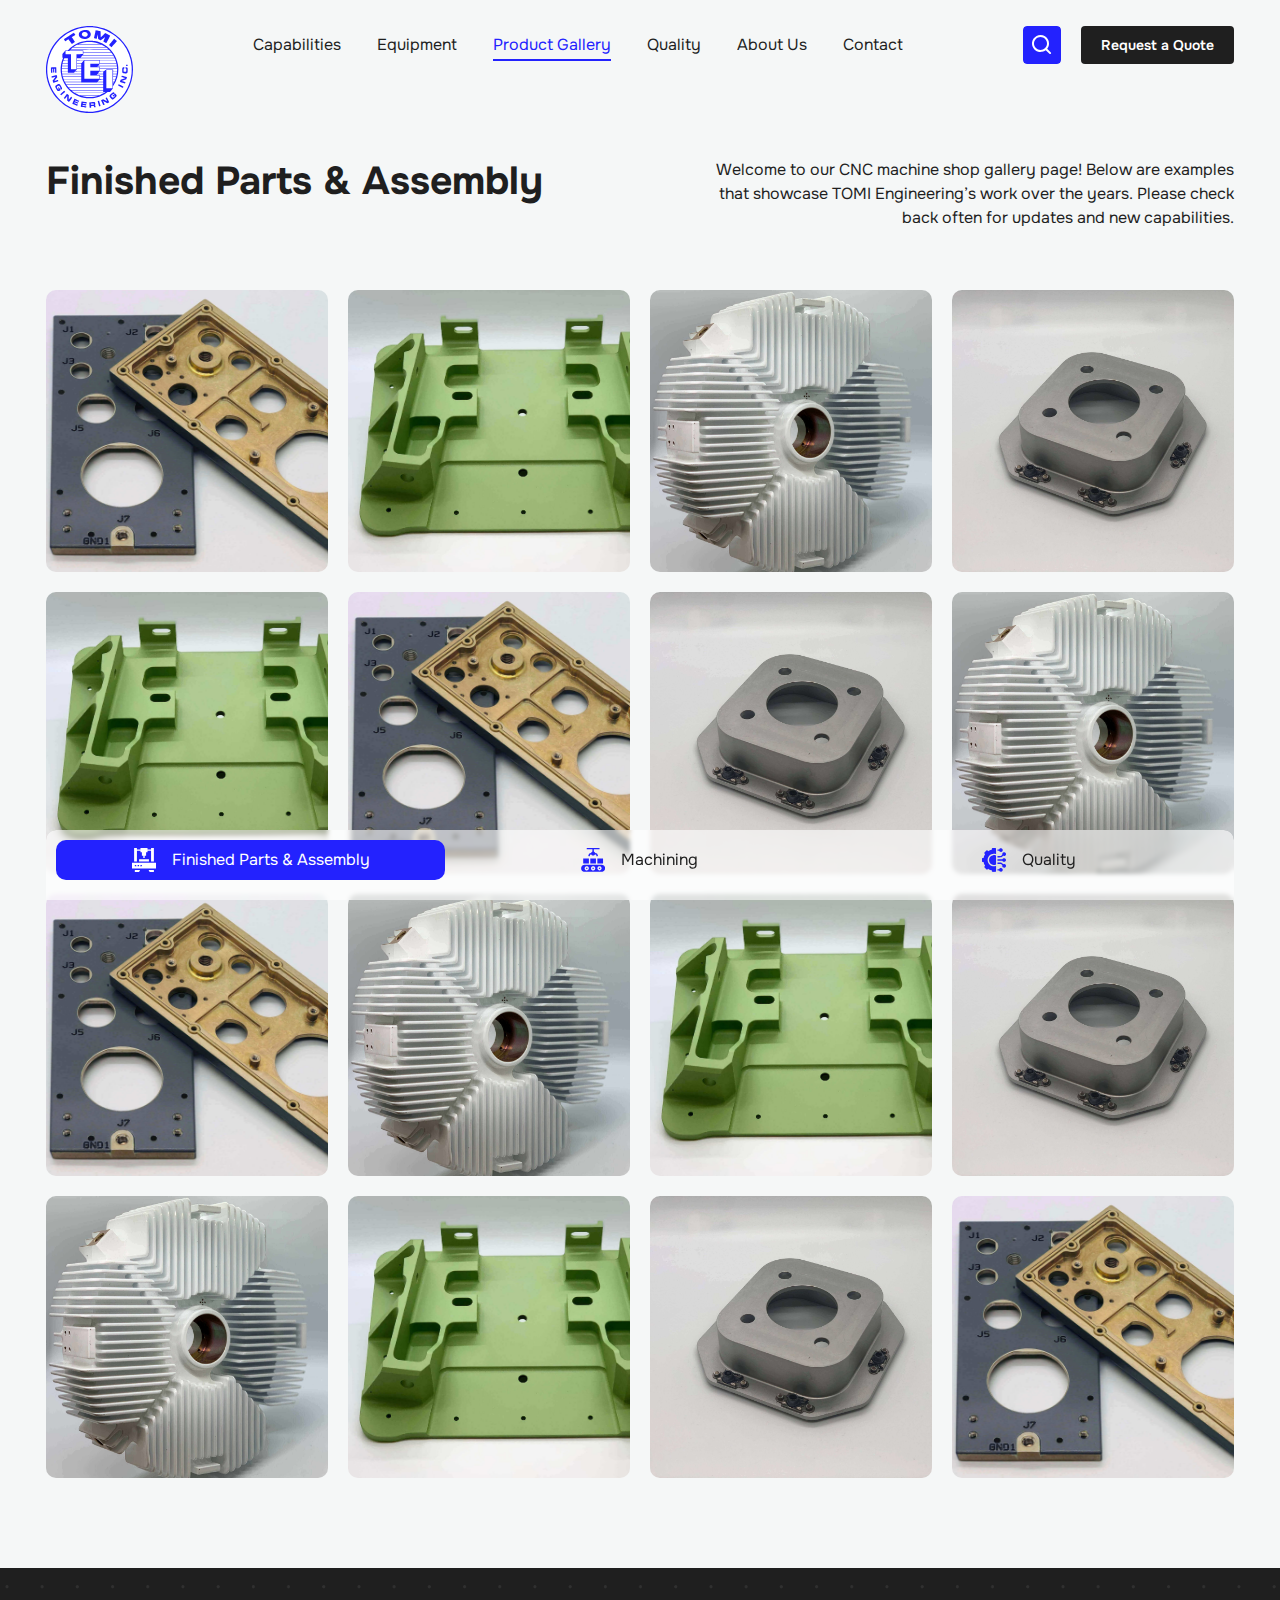
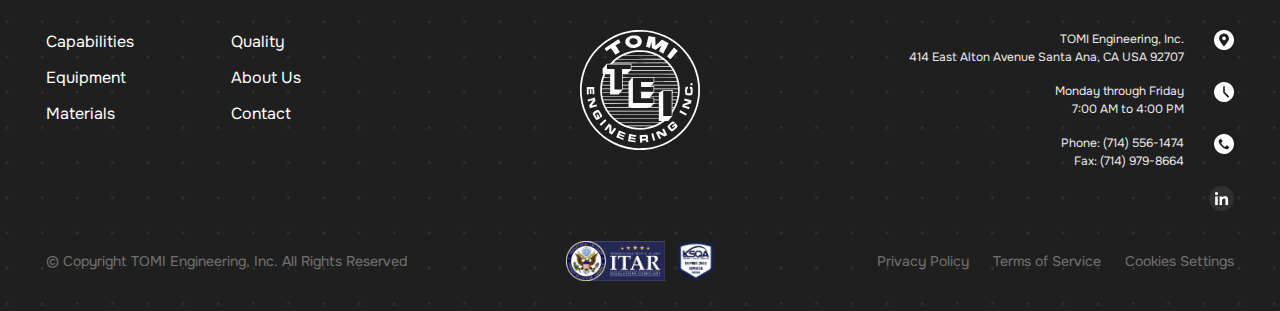
<file: gallery.html>
<!DOCTYPE html>
<html lang="en">
<head>
    <meta charset="UTF-8">
    <meta http-equiv="X-UA-Compatible" content="IE=edge">
    <meta name="viewport" content="width=device-width, initial-scale=1.0">
    <link rel="stylesheet" href="css/style.min.css">
    <link rel="stylesheet" href="https://cdnjs.cloudflare.com/ajax/libs/animate.css/4.1.1/animate.min.css" />
    <!-- <link rel="stylesheet" href="https://cdn.jsdelivr.net/npm/@fancyapps/ui@5.0/dist/fancybox/fancybox.css" /> -->
    <link rel="stylesheet" href="https://cdn.jsdelivr.net/npm/swiper@11/swiper-bundle.min.css" />
    <title>Gallery</title>
</head>

<body>
    <svg display="none">
    <symbol id="arrow" viewBox="0 0 8 14">
        <g>
            <path fill-rule="evenodd" clip-rule="evenodd"
                d="M0.843063 7.71102L6.50006 13.368L7.91406 11.954L2.96406 7.00401L7.91406 2.05401L6.50006 0.640015L0.843063 6.29701C0.655592 6.48454 0.550276 6.73885 0.550276 7.00401C0.550276 7.26918 0.655592 7.52349 0.843063 7.71102Z" />
        </g>
    </symbol>
    <symbol id="search" viewBox="0 0 20 20">
        <g>
            <path fill-rule="evenodd" clip-rule="evenodd"
                d="M8.50025 1.91687e-08C7.14485 0.000115492 5.80912 0.324364 4.60451 0.945694C3.3999 1.56702 2.36135 2.46742 1.57549 3.57175C0.789633 4.67609 0.279263 5.95235 0.0869618 7.29404C-0.10534 8.63574 0.0260029 10.004 0.470032 11.2846C0.914061 12.5652 1.6579 13.7211 2.63949 14.6557C3.62108 15.5904 4.81196 16.2768 6.11277 16.6576C7.41358 17.0384 8.7866 17.1026 10.1173 16.8449C11.448 16.5872 12.6977 16.015 13.7623 15.176L17.4143 18.828C17.6029 19.0102 17.8555 19.111 18.1177 19.1087C18.3799 19.1064 18.6307 19.0012 18.8161 18.8158C19.0015 18.6304 19.1066 18.3796 19.1089 18.1174C19.1112 17.8552 19.0104 17.6026 18.8283 17.414L15.1763 13.762C16.1642 12.5086 16.7794 11.0024 16.9514 9.41573C17.1233 7.82905 16.8451 6.22602 16.1485 4.79009C15.4519 3.35417 14.3651 2.14336 13.0126 1.29623C11.66 0.449106 10.0962 -0.000107143 8.50025 1.91687e-08ZM2.00025 8.5C2.00025 6.77609 2.68507 5.12279 3.90406 3.90381C5.12305 2.68482 6.77635 2 8.50025 2C10.2242 2 11.8775 2.68482 13.0964 3.90381C14.3154 5.12279 15.0003 6.77609 15.0003 8.5C15.0003 10.2239 14.3154 11.8772 13.0964 13.0962C11.8775 14.3152 10.2242 15 8.50025 15C6.77635 15 5.12305 14.3152 3.90406 13.0962C2.68507 11.8772 2.00025 10.2239 2.00025 8.5Z" />
        </g>
    </symbol>
    <symbol id="plane" viewBox="0 0 30 30">
        <g>
            <path fill-rule="evenodd" clip-rule="evenodd"
                d="M26.5041 0.0705083C26.1639 0.166192 25.7916 0.343614 25.5326 0.533399C25.4395 0.601661 21.4866 4.69824 16.7484 9.63699C12.0102 14.5757 8.09813 18.6165 8.05488 18.6165C8.01164 18.6165 6.82746 18.366 5.42338 18.0598C4.0193 17.7537 2.82539 17.5032 2.77025 17.5032C2.62863 17.5032 0.0223242 20.1226 0.0945703 20.1923C0.125859 20.2225 1.52748 21.0291 3.2093 21.985L6.26713 23.7228L7.97672 26.7339C8.91697 28.3901 9.72152 29.7922 9.76465 29.8498C9.83596 29.945 9.96106 29.8366 11.1642 28.6365C11.8909 27.9117 12.4854 27.2745 12.4854 27.2205C12.4854 27.1666 12.235 25.9745 11.9288 24.5714C11.6227 23.1683 11.3722 21.9835 11.3722 21.9385C11.3722 21.8935 15.4177 17.9758 20.3622 13.2324C25.3068 8.48908 29.4328 4.48672 29.5311 4.33824C29.8751 3.81893 29.9699 3.47926 29.9699 2.76688C29.9699 2.23619 29.9466 2.06346 29.838 1.78883C29.5574 1.07932 28.8984 0.421543 28.2028 0.156583C27.7658 -0.00988229 26.9387 -0.0517768 26.5041 0.0705083ZM9.92988 3.68147L8.57584 5.03557L5.9335 4.23811C4.4802 3.79953 3.25688 3.4407 3.21504 3.4407C3.1732 3.4407 2.4327 4.14734 1.56943 5.01102L0 6.58127L1.36477 7.43445C2.11541 7.90367 4.54201 9.42289 6.75715 10.8104L10.7847 13.3333L13.598 10.4014C15.1453 8.78885 16.4112 7.45291 16.4112 7.43264C16.4112 7.41236 16.0153 7.27783 15.5314 7.13369L14.6515 6.87154L15.6335 5.8884L16.6153 4.90525L15.986 4.2759L15.3567 3.6466L14.0524 4.9499C13.3351 5.66674 12.7151 6.2532 12.6747 6.2532C12.5998 6.2532 10.6029 5.66106 10.5546 5.62449C10.54 5.61348 10.9879 5.14402 11.5499 4.58135L12.5716 3.5583L11.9583 2.94289C11.621 2.6044 11.3312 2.32742 11.3145 2.32742C11.2977 2.32742 10.6746 2.93674 9.92988 3.68147ZM24.0848 14.3702L23.1162 15.3388L22.8546 14.4584C22.7106 13.9743 22.5772 13.5779 22.5579 13.5778C22.5388 13.5776 21.2025 14.8436 19.5885 16.3913L16.6539 19.2051L20.0296 24.598L23.4052 29.9908L24.9766 28.4203C25.8408 27.5565 26.5479 26.8169 26.5479 26.7767C26.5479 26.7365 26.1888 25.5136 25.7498 24.0592L24.9517 21.4149L26.3207 20.0449L27.6897 18.675L27.0604 18.0456L26.4311 17.4163L25.4077 18.4384C24.8447 19.0006 24.3752 19.4486 24.3642 19.434C24.3258 19.3834 23.7354 17.3977 23.7354 17.3193C23.7354 17.276 24.3218 16.6537 25.0384 15.9366L26.3413 14.6327L25.7279 14.0172C25.3905 13.6786 25.1007 13.4016 25.0839 13.4016C25.0671 13.4016 24.6175 13.8375 24.0848 14.3702Z" />
        </g>
    </symbol>
    <symbol id="shield" viewBox="0 0 26 30">
        <g>
            <path fill-rule="evenodd" clip-rule="evenodd"
                d="M12.1362 0.290724C10.1546 1.43617 7.35286 2.39138 4.63586 2.84786C3.76055 2.99492 2.32062 3.15628 1.16921 3.23631C0.541317 3.27993 0.282666 3.40815 0.099269 3.76666C-0.00598646 3.97228 -0.0111959 4.31403 0.0099556 9.60247C0.0343708 15.6961 0.0272156 15.5569 0.403738 17.2474C1.36177 21.5483 4.16074 25.4398 8.08789 27.9308C8.80365 28.3848 10.2281 29.103 11.0378 29.4182C11.7949 29.713 12.7138 30.0012 12.8926 30C13.1115 29.9986 14.6371 29.4565 15.4393 29.0951C21.2293 26.4868 25.1277 21.111 25.6606 15.0002C25.6962 14.5913 25.7237 12.0468 25.724 9.13174C25.7244 4.35652 25.7165 3.96933 25.6146 3.76666C25.4347 3.40841 25.1754 3.27987 24.5467 3.23719C20.3015 2.94922 16.7512 2.01831 13.8537 0.433387C13.3149 0.138647 12.9929 -0.00031329 12.8494 5.30317e-07C12.7132 0.000314351 12.4602 0.103436 12.1362 0.290724ZM14.2074 1.82995C16.9011 3.1013 19.5991 3.85522 22.5729 4.1676C23.0557 4.21838 23.5457 4.29966 23.6619 4.3483C23.9882 4.48506 24.2708 4.75489 24.4567 5.10731L24.6262 5.42866V10.0418C24.6262 14.9551 24.613 15.2327 24.3066 16.7391C23.3497 21.4429 20.1112 25.5607 15.651 27.7447C14.6009 28.2589 13.6075 28.6521 13.1358 28.7402C12.983 28.7688 12.7329 28.7688 12.5802 28.7402C11.8018 28.5948 9.68304 27.6307 8.54186 26.9027C4.88936 24.5728 2.3316 20.9737 1.43853 16.9075C1.10927 15.4083 1.09408 15.1106 1.09182 10.1046L1.08969 5.42866L1.23517 5.13329C1.39893 4.80077 1.72794 4.48431 2.04948 4.34999C2.1681 4.30041 2.66444 4.21831 3.15237 4.16748C4.83212 3.99261 6.34794 3.69229 7.93098 3.22074C9.00362 2.90121 10.6754 2.2538 11.5085 1.83522C12.3286 1.42324 12.4658 1.38081 12.9207 1.39895C13.2754 1.41307 13.4435 1.46937 14.2074 1.82995ZM12.0396 2.75867C11.5347 3.02567 10.0014 3.64553 9.09249 3.95019C7.25068 4.56741 5.38915 4.97676 3.46964 5.18651C2.53571 5.28863 2.45926 5.3069 2.2979 5.4672L2.12529 5.63867V9.78593V13.9332H7.24057H12.3558V8.28443C12.3558 5.1776 12.3346 2.63691 12.3088 2.63842C12.2829 2.63998 12.1618 2.69402 12.0396 2.75867ZM13.3601 8.28443V13.9332H18.4753H23.5906V9.78593V5.63867L23.4167 5.46475C23.2697 5.31775 23.1699 5.28386 22.7734 5.24595C19.6873 4.95127 16.6778 4.14764 13.9632 2.89343C13.6564 2.75164 13.3951 2.63565 13.3827 2.63565C13.3702 2.63565 13.3601 5.1776 13.3601 8.28443ZM2.22101 15.1728C2.23739 15.2677 2.29482 15.6137 2.34867 15.9416C3.09657 20.5006 6.18256 24.6527 10.3855 26.7549C10.8963 27.0104 11.8699 27.4174 12.2146 27.5196L12.3558 27.5615V21.2808V15.0002H7.27352H2.1912L2.22101 15.1728ZM13.3601 21.2808V27.5615L13.5013 27.5196C13.8461 27.4174 14.8197 27.0104 15.3304 26.7549C17.6748 25.5823 19.8843 23.5829 21.2669 21.3832C22.0109 20.1994 22.6475 18.7779 23.0289 17.4488C23.1894 16.8895 23.2812 16.4418 23.4955 15.1728L23.5247 15.0002H18.4424H13.3601V21.2808Z" />
        </g>
    </symbol>
    <symbol id="rocket" viewBox="0 0 30 30">
        <g>
            <path fill-rule="evenodd" clip-rule="evenodd"
                d="M25.6626 0.0193663C25.2215 0.0729071 24.2102 0.294576 23.6561 0.459186C20.2689 1.46544 16.0171 4.0694 12.2334 7.45484C11.5157 8.09692 11.5442 8.09288 10.1154 7.75492C8.75016 7.43197 8.48392 7.42793 7.87357 7.72114C7.55297 7.87508 7.09591 8.31232 3.78142 11.6358C1.14943 14.275 0.0386749 15.4265 0.0109956 15.5447C-0.0404927 15.7644 0.0920397 15.9645 0.341564 16.0434C0.447531 16.0769 1.75755 16.295 3.2527 16.5282C5.84007 16.9316 5.98838 16.9485 6.32734 16.8785C6.69086 16.8034 7.21278 16.561 7.49292 16.337C7.59754 16.2534 7.6943 16.2237 7.78613 16.2473C7.86149 16.2665 9.23601 17.5966 10.8407 19.203C13.9964 22.3623 13.9085 22.2549 13.6194 22.6004C13.2944 22.9887 13.0249 23.8023 13.0884 24.2034C13.1011 24.2838 13.2984 25.5502 13.5268 27.0177C13.7683 28.5695 13.9775 29.7408 14.0268 29.817C14.1242 29.9677 14.3339 30.036 14.5309 29.9812C14.6058 29.9604 16.3519 28.2494 18.4113 26.1789C22.5535 22.0141 22.4332 22.1564 22.4815 21.3619C22.5021 21.0223 22.4636 20.7685 22.2666 19.9453C22.1347 19.3937 22.0267 18.8839 22.0267 18.8126C22.0267 18.6126 22.1233 18.4692 22.6422 17.8988C25.0519 15.2503 27.3784 11.7416 28.611 8.89716C30.319 4.95538 30.4303 2.08992 28.9267 0.766415C28.6281 0.503637 28.2073 0.283727 27.709 0.130142C27.3965 0.0339097 26.1149 -0.0354646 25.6626 0.0193663ZM23.6898 4.5776C24.6492 4.92588 25.4026 5.76441 25.6326 6.74022C26.0802 8.63861 24.7903 10.4191 22.8555 10.5732C20.4996 10.761 18.8264 8.32522 19.8257 6.16242C20.2151 5.31955 21.1357 4.601 22.0267 4.44448C22.5111 4.35945 23.2521 4.41874 23.6898 4.5776ZM6.89078 19.0863C6.36088 19.636 5.92716 20.2089 5.38384 21.0768C4.15797 23.035 2.96788 25.9292 2.96788 26.9521C2.96788 27.4318 3.03743 27.4316 4.05751 26.9504C5.06869 26.4734 5.68925 26.2098 6.95558 25.7191C8.99382 24.9294 9.69038 24.514 10.8993 23.3673C11.2639 23.0215 11.3538 22.9024 11.3538 22.7651C11.3538 22.6186 11.0771 22.3173 9.43135 20.6715C7.9328 19.173 7.47661 18.7491 7.36238 18.7491C7.26069 18.7491 7.1162 18.8525 6.89078 19.0863Z" />
        </g>
    </symbol>
    <symbol id="address" viewBox="0 0 30 30">
        <g>
            <path fill-rule="evenodd" clip-rule="evenodd"
                d="M13.5761 0.0376677C6.90512 0.729265 1.45505 5.70991 0.261539 12.2055C-0.518702 16.4517 0.45679 20.6026 3.05419 24.0884C3.59946 24.8202 5.19585 26.4156 5.9369 26.9695C8.02365 28.529 10.323 29.4858 12.9601 29.892C13.7935 30.0204 16.0558 30.0386 16.8616 29.9234C20.2497 29.4389 23.1402 28.0456 25.4483 25.7846C26.8224 24.4386 27.6546 23.2868 28.5098 21.5474C29.2236 20.0958 29.6804 18.5816 29.9264 16.8515C30.0245 16.1611 30.0245 13.8438 29.9264 13.1534C29.5903 10.7893 28.7487 8.53025 27.5208 6.69648C25.1142 3.10201 21.4576 0.789784 17.1256 0.123017C16.3881 0.00949198 14.3259 -0.0401091 13.5761 0.0376677ZM15.7927 5.28475C17.7142 5.41565 19.7471 6.57679 20.9968 8.257C22.0736 9.70488 22.6489 11.812 22.384 13.3373C22.0197 15.4341 20.3175 18.366 17.2764 22.1344C16.5444 23.0415 15.0686 24.7466 15.0156 24.7466C14.9617 24.7466 13.7762 23.3897 12.9896 22.4279C10.1025 18.8971 8.36528 16.0646 7.75506 13.8931C7.61701 13.4018 7.59724 13.2278 7.60106 12.5371C7.6183 9.38309 9.68974 6.58407 12.7451 5.58618C13.4551 5.35431 14.5947 5.19031 15.1602 5.23862C15.257 5.24689 15.5416 5.26761 15.7927 5.28475ZM14.316 9.8123C12.8285 10.2126 11.9081 11.7536 12.2872 13.2097C12.6797 14.7173 14.2177 15.6474 15.6857 15.2648C17.1882 14.8732 18.1221 13.333 17.7421 11.8734C17.346 10.3519 15.7899 9.41573 14.316 9.8123Z" />
        </g>
    </symbol>
    <symbol id="hours" viewBox="0 0 30 30">
        <g>
            <path fill-rule="evenodd" clip-rule="evenodd"
                d="M13.5765 0.0678389C12.3301 0.18703 10.7802 0.557672 9.60036 1.01862C7.59866 1.80062 5.98834 2.85958 4.42399 4.42254C3.12895 5.71653 2.28963 6.88278 1.51857 8.45975C-0.519844 12.6286 -0.505417 17.4735 1.55774 21.6184C2.33326 23.1764 3.14714 24.3055 4.39531 25.5552C5.62729 26.7887 6.67013 27.5605 8.12135 28.3128C11.8057 30.2226 16.0802 30.5241 20.0025 29.1509C20.7681 28.8828 22.0823 28.2563 22.8137 27.8108C24.6957 26.6644 26.5357 24.8442 27.7637 22.9139C28.1365 22.328 28.8543 20.8576 29.1226 20.1304C29.4004 19.3776 29.751 17.9806 29.8874 17.0832C30.0375 16.0957 30.0375 13.9103 29.8874 12.9227C29.751 12.0253 29.4004 10.6283 29.1226 9.87551C28.8543 9.14829 28.1365 7.67797 27.7637 7.09204C26.8386 5.63789 25.3372 4.00068 24.0454 3.03743C20.9935 0.761774 17.2938 -0.287684 13.5765 0.0678389ZM15.7248 6.4785C15.8608 6.57425 16.0335 6.76875 16.1085 6.91079L16.245 7.1691V11.1287V15.0883L19.3188 18.1661C21.941 20.7915 22.402 21.2783 22.4563 21.4782C22.5565 21.8478 22.5324 22.1051 22.3666 22.4375C22.1037 22.9647 21.5519 23.2207 20.969 23.0858C20.682 23.0194 20.572 22.9168 17.3403 19.6987C15.4735 17.8396 13.9575 16.2835 13.8937 16.1605C13.7832 15.9479 13.7801 15.801 13.7954 11.4922L13.8111 7.04346L13.987 6.79388C14.252 6.41809 14.5969 6.25764 15.0842 6.28354C15.4057 6.30065 15.5227 6.33628 15.7248 6.4785Z" />
        </g>
    </symbol>
    <symbol id="phone" viewBox="0 0 30 30">
        <g>
            <path fill-rule="evenodd" clip-rule="evenodd"
                d="M13.6314 0.0654354C9.08609 0.503117 5.0382 2.92051 2.50169 6.71215C0.788657 9.27282 -0.112794 12.4664 0.0113116 15.535C0.208814 20.4208 2.65505 24.796 6.7034 27.5043C10.5939 30.1069 15.5916 30.7172 20.0519 29.1344C23.1452 28.0366 25.9079 25.8199 27.6918 23.0043C28.1062 22.3503 28.8154 20.9066 29.0962 20.1453C29.8168 18.1916 30.1355 15.794 29.9466 13.7469C29.4586 8.45889 26.3696 3.9164 21.6773 1.58648C19.1514 0.332289 16.3533 -0.19667 13.6314 0.0654354ZM9.82128 7.2132C10.009 7.28308 12.8514 10.087 12.98 10.3292C13.182 10.7097 13.1408 10.7796 12.0755 11.8626C11.5319 12.4154 11.0434 12.9529 10.9901 13.0571C10.7666 13.4934 10.8131 14.0185 11.1146 14.4672C12.0935 15.9237 14.6716 18.414 15.8598 19.0508C16.1313 19.1963 16.6647 19.2097 16.979 19.0789C17.1129 19.0232 17.5702 18.6177 18.1643 18.0281C19.1461 17.0537 19.2975 16.9493 19.6152 17.0276C19.8163 17.0771 22.6939 19.928 22.828 20.2105C22.9612 20.4912 22.8926 20.7007 22.5416 21.0856C21.3361 22.4073 20.0088 22.9931 18.643 22.8063C17.1012 22.5954 14.6115 21.362 12.7709 19.8972C12.0987 19.3623 10.4302 17.6875 9.88495 17.0005C9.20802 16.1476 8.51838 15.0777 8.07624 14.1946C7.19478 12.4341 6.9563 11.4289 7.16916 10.3711C7.36649 9.39077 7.70181 8.83566 8.67701 7.87494C9.25387 7.30671 9.40001 7.1952 9.6161 7.15862C9.6382 7.15487 9.73053 7.17943 9.82128 7.2132Z" />
        </g>
    </symbol>
    <symbol id="linkedin" viewBox="0 0 40 40">
        <g>
            <path fill-rule="evenodd" clip-rule="evenodd"
                d="M18.3213 0.0254704C15.393 0.32911 12.7172 1.14181 10.3678 2.4413C4.80274 5.51945 1.13018 10.8155 0.14691 17.1805C-0.0495555 18.4525 -0.0488511 21.5472 0.148319 22.8107C0.839078 27.2378 2.76639 31.077 5.83916 34.1468C8.90887 37.2135 12.7179 39.1241 17.1472 39.8189C18.264 39.9941 20.5506 40.0556 21.7708 39.9434C30.373 39.1521 37.4904 33.01 39.4947 24.6483C39.9112 22.9109 40.0003 22.0901 40 19.9956C39.9996 17.7977 39.8972 16.9279 39.4155 15.03C37.7954 8.64797 33.0921 3.45809 26.853 1.16824C25.8376 0.795557 24.0545 0.34475 22.9002 0.168962C22.1109 0.048695 19.0288 -0.0478786 18.3213 0.0254704ZM13.0898 9.75837C13.9781 10.1839 14.4872 11.0105 14.4839 12.0218C14.4815 12.7557 14.2312 13.3195 13.6787 13.8358C12.4232 15.009 10.4177 14.6111 9.6815 13.0427C9.51204 12.6818 9.47713 12.4972 9.48034 11.9803C9.4837 11.4523 9.51955 11.284 9.71038 10.9009C10.3478 9.62144 11.7879 9.13451 13.0898 9.75837ZM26.9313 16.288C28.2104 16.5409 29.2238 17.311 29.7901 18.4605C30.4503 19.8008 30.5906 21.3452 30.5552 26.8769L30.5319 30.5131L28.364 30.5339L26.1962 30.5546L26.1693 26.233C26.1397 21.4819 26.1437 21.523 25.645 20.7708C25.2174 20.1258 24.3894 19.8405 23.3966 19.996C22.4306 20.1472 21.8123 20.6959 21.4768 21.6996C21.3056 22.212 21.3009 22.3212 21.274 26.3882L21.2466 30.5522H19.0991H16.9515V23.5144V16.4767H19.0257H21.1V17.4151C21.1 18.2963 21.1737 18.581 21.2993 18.1854C21.3288 18.0929 21.5864 17.785 21.8721 17.5011C23.1032 16.2777 24.8096 15.8685 26.9313 16.288ZM14.1337 23.5144V30.5522H11.9812H9.82865V23.5144V16.4767H11.9812H14.1337V23.5144Z" />
        </g>
    </symbol>
    <symbol id="linkedin-footer" viewBox="0 0 25 25">
        <g>
            <circle cx="12.5" cy="12.5" r="12.5" fill="white" />
            <path fill-rule="evenodd" clip-rule="evenodd"
                d="M11.4508 0.015919C9.62063 0.205694 7.94823 0.713634 6.47987 1.52581C3.00172 3.44966 0.706359 6.7597 0.0918186 10.7378C-0.0309722 11.5328 -0.0305319 13.467 0.0926991 14.2567C0.524424 17.0236 1.729 19.4231 3.64947 21.3418C5.56804 23.2584 7.94867 24.4526 10.717 24.8868C11.415 24.9963 12.8441 25.0348 13.6068 24.9646C18.9832 24.47 23.4315 20.6313 24.6842 15.4052C24.9445 14.3193 25.0002 13.8063 25 12.4972C24.9998 11.1235 24.9358 10.5799 24.6347 9.39377C23.6221 5.40498 20.6826 2.16131 16.7831 0.730153C16.1485 0.497223 15.034 0.215469 14.3127 0.105601C13.8193 0.0304343 11.893 -0.0299241 11.4508 0.015919ZM8.18114 6.09898C8.73634 6.36495 9.05452 6.88159 9.05241 7.51362C9.05095 7.97229 8.8945 8.32472 8.54917 8.64738C7.76453 9.38062 6.51104 9.13191 6.05094 8.15171C5.94502 7.92616 5.92321 7.81077 5.92521 7.48771C5.92732 7.15767 5.94972 7.0525 6.06899 6.81307C6.46735 6.0134 7.36744 5.70907 8.18114 6.09898ZM16.8321 10.18C17.6315 10.3381 18.2649 10.8194 18.6188 11.5378C19.0314 12.3755 19.1192 13.3408 19.097 16.7981L19.0824 19.0707L17.7275 19.0837L16.3727 19.0966L16.3558 16.3956C16.3373 13.4262 16.3398 13.4519 16.0281 12.9818C15.7608 12.5786 15.2434 12.4003 14.6229 12.4975C14.0191 12.592 13.6327 12.9349 13.423 13.5623C13.316 13.8825 13.3131 13.9508 13.2963 16.4926L13.2792 19.0951H11.9369H10.5947V14.6965V10.2979H11.8911H13.1875V10.8844C13.1875 11.4352 13.2336 11.6131 13.3121 11.3659C13.3305 11.3081 13.4915 11.1156 13.6701 10.9382C14.4395 10.1735 15.506 9.91779 16.8321 10.18ZM8.83354 14.6965V19.0951H7.48823H6.14291V14.6965V10.2979H7.48823H8.83354V14.6965Z"
                fill="#303030" />
        </g>
    </symbol>
    <symbol id="capabilities-1" viewBox="0 0 40 40">
        <g>
            <path fill-rule="evenodd" clip-rule="evenodd"
                d="M3.51562 11.1719V22.3438H5.85906H8.20242L8.22234 13.5352L8.24219 4.72656L11.1914 4.70609L14.1406 4.68563V5.85844V7.03125H15.3125H16.4844V10V12.9688H17.6562H18.8281V14.7266V16.4844H20H21.1719V14.7266V12.9688H22.3438H23.5156V10V7.03125H24.6875H25.8594V5.85844V4.68563L28.8086 4.70609L31.7578 4.72656L31.7777 13.5352L31.7976 22.3438H34.1409H36.4844V11.1719V0H34.1406H31.7969V1.17188V2.34375H28.8281H25.8594V1.17188V0H20H14.1406V1.17188V2.34375H11.1719H8.20312V1.17188V0H5.85938H3.51562V11.1719ZM11.7969 20.5859V22.3438H20H28.2031V20.5859V18.8281H20H11.7969V20.5859ZM0 29.4141V34.1406H20H40V29.4141V24.6875H20H0V29.4141ZM7.03125 29.4162V30.6291L5.87891 30.6076L4.72656 30.5859L4.70469 29.4959C4.69273 28.8965 4.70039 28.3603 4.7218 28.3045C4.75125 28.2278 5.03742 28.2031 5.89602 28.2031H7.03125V29.4162ZM11.7578 29.4141V30.5859H10.5859H9.41406L9.39219 29.4959C9.38023 28.8965 9.38828 28.3594 9.41008 28.3024C9.44117 28.2216 9.70242 28.2037 10.6038 28.2205L11.7578 28.2422V29.4141ZM16.4453 29.4141V30.5859L15.293 30.6076L14.1406 30.6291V29.4141V28.199L15.293 28.2205L16.4453 28.2422V29.4141ZM4.6875 38.2422V40H8.22344H11.7595L12.6373 38.2422L13.5152 36.4844H9.10133H4.6875V38.2422ZM28.5346 38.2422L29.4124 40H32.9484H36.4844V38.2422V36.4844H32.0705H27.6567L28.5346 38.2422Z" />
        </g>
    </symbol>
    <symbol id="capabilities-2" viewBox="0 0 40 40">
        <g>
            <path fill-rule="evenodd" clip-rule="evenodd"
                d="M9.55885 0.927881V2.10088H14.3008H19.0427L19.0426 3.95813L19.0423 5.81537L18.5919 6.04817C17.9398 6.38506 17.3769 6.97852 17.0256 7.69937L16.7298 8.30627L15.0651 8.8579L13.4004 9.40952L12.7249 11.4315C12.3534 12.5436 12.0798 13.4813 12.117 13.5152C12.2374 13.6249 14.1914 14.2398 14.2469 14.1854C14.2766 14.1565 14.5148 13.493 14.7762 12.711L15.2517 11.2894L16.0695 11.0014C17.0369 10.6606 17.0583 10.6577 17.1223 10.8586C17.2153 11.1513 17.793 11.799 18.2027 12.07C18.8298 12.485 19.4228 12.6579 20.2184 12.6579C21.014 12.6579 21.607 12.485 22.2342 12.07C22.6438 11.799 23.2215 11.1513 23.3145 10.8586C23.3785 10.6577 23.3999 10.6606 24.3673 11.0014L25.1851 11.2894L25.6606 12.711C25.9221 13.493 26.1602 14.1565 26.1899 14.1854C26.2454 14.2398 28.1994 13.6249 28.3198 13.5152C28.3571 13.4813 28.0834 12.5436 27.7119 11.4315L27.0364 9.40952L25.3717 8.8579L23.707 8.30627L23.4112 7.69937C23.0599 6.97852 22.497 6.38506 21.8449 6.04817L21.3945 5.81537L21.3943 3.95813L21.3941 2.10088H26.136H30.878V0.927881V-0.245117H20.2184H9.55885V0.927881ZM3.68041 21.5335V25.639H8.42235H13.1643V21.5335V17.4281H8.42235H3.68041V21.5335ZM15.5157 21.5335V25.639H20.2184H24.9212V21.5335V17.4281H20.2184H15.5157V21.5335ZM27.2725 21.5335V25.639H32.0145H36.7564V21.5335V17.4281H32.0145H27.2725V21.5335ZM5.43987 28.0688C4.71032 28.1551 3.68496 28.48 3.05338 28.8249C2.73548 28.9986 2.28887 29.359 1.86547 29.7837C1.29549 30.3555 1.13082 30.5817 0.834939 31.1992C0.362391 32.1853 0.207827 32.8746 0.216136 33.9587C0.234241 36.3247 1.37905 38.166 3.45445 39.1674C4.76683 39.8006 3.43571 39.7541 20.2576 39.7541H35.228L35.8665 39.584C38.5594 38.8664 40.2128 36.7164 40.2158 33.9282C40.217 32.8385 40.0422 32.0819 39.5653 31.113C39.2995 30.5728 39.1049 30.3158 38.5264 29.7409C37.7118 28.9313 36.9683 28.5099 35.8158 28.2047L35.1496 28.0283L20.5711 28.0159C12.5529 28.009 5.7439 28.0328 5.43987 28.0688ZM10.6464 30.5566C12.1978 31.0383 13.1345 32.3667 13.1067 34.0455C13.0915 34.9643 12.768 35.6906 12.0526 36.4126C10.0776 38.4058 6.61367 37.2834 6.11126 34.4875C5.87268 33.1594 6.5933 31.5704 7.73755 30.9013C8.57668 30.4107 9.73465 30.2735 10.6464 30.5566ZM21.2013 30.5298C23.0165 30.9985 24.1149 32.9488 23.6238 34.8307C23.2823 36.1391 22.1443 37.1498 20.743 37.3894C19.0461 37.6793 17.2474 36.5085 16.8122 34.8307C16.318 32.9252 17.4775 30.9304 19.3326 30.4949C19.8101 30.3828 20.6959 30.3994 21.2013 30.5298ZM31.8871 30.5566C33.2141 30.9686 34.1124 32.0265 34.3286 33.4318C34.6805 35.7177 32.5921 37.7655 30.3 37.3824C28.3798 37.0614 27.0865 35.3243 27.3551 33.427C27.5491 32.0566 28.456 30.9777 29.7648 30.5602C30.3651 30.3687 31.2772 30.3672 31.8871 30.5566ZM9.12776 32.8247C9.04154 32.8621 8.87413 32.9897 8.75562 33.1081C8.18572 33.6783 8.37916 34.6225 9.13419 34.9557C9.84376 35.2689 10.6719 34.8182 10.7351 34.0846C10.7765 33.6033 10.7261 33.4439 10.4336 33.1311C10.1635 32.8422 10.0894 32.8066 9.70863 32.783C9.47537 32.7684 9.21398 32.7873 9.12776 32.8247ZM19.5834 32.9327C19.2675 33.1433 19.043 33.5523 19.0429 33.9176C19.0427 34.265 19.3109 34.7281 19.6168 34.9082C19.94 35.0987 20.501 35.0963 20.8291 34.9029C21.3505 34.5956 21.5373 33.7689 21.201 33.2568C20.8703 32.7534 20.0877 32.5966 19.5834 32.9327ZM30.2501 32.9312C29.8464 33.2053 29.6892 33.468 29.6892 33.8687C29.6892 34.505 30.0578 34.9401 30.6984 35.06C31.069 35.1294 31.6454 34.8417 31.8499 34.4852C32.0535 34.1302 32.0454 33.6298 31.8304 33.2826C31.5082 32.7626 30.7475 32.5934 30.2501 32.9312Z" />
        </g>
    </symbol>
    <symbol id="capabilities-3" viewBox="0 0 40 40">
        <g>
            <path fill-rule="evenodd" clip-rule="evenodd"
                d="M16.9995 0.263292C16.5125 0.558058 16.4134 0.828839 16.4095 1.87462L16.4062 2.77306L15.5466 2.98673C14.0226 3.36556 12.4262 4.02728 10.9727 4.88275L10.2196 5.32595L9.54078 4.66165C9.01078 4.14306 8.79664 3.98517 8.56406 3.94157C7.96047 3.82829 7.82375 3.92806 5.8068 5.95415C4.2068 7.56134 3.91016 7.89501 3.86562 8.13806C3.76875 8.66618 3.88289 8.90048 4.58898 9.6229L5.25164 10.3009L4.84625 10.972C3.99289 12.3849 3.06719 14.6674 2.80898 15.9957L2.71406 16.484H1.81687C1.03219 16.484 0.880625 16.5059 0.608047 16.6592C0.0127344 16.9938 0 17.0636 0 19.9996C0 22.9356 0.0127344 23.0055 0.608047 23.3401C0.880625 23.4933 1.03219 23.5152 1.81687 23.5152H2.71406L2.80898 24.0035C3.06359 25.3134 3.9325 27.4664 4.80437 28.9478L5.2482 29.7019L4.58391 30.3807C4.06531 30.9107 3.90742 31.1249 3.86383 31.3574C3.75055 31.961 3.85031 32.0977 5.87641 34.1147C7.48359 35.7147 7.81727 36.0113 8.06031 36.0559C8.58773 36.1526 8.82297 36.0384 9.54055 35.337L10.2139 34.6788L11.1658 35.2242C12.6317 36.0641 14.2886 36.7268 15.8008 37.0782L16.4062 37.2189V38.1045C16.4062 39.1563 16.5224 39.4699 17.0143 39.7463C17.3198 39.918 17.3775 39.9215 19.9161 39.9215C22.3578 39.9215 22.5239 39.9125 22.8145 39.7642C23.013 39.663 23.179 39.497 23.2802 39.2985C23.4325 39 23.4375 38.8461 23.4375 34.4601V29.9299L23.0273 30.0703C22.8018 30.1476 22.3008 30.2772 21.9141 30.3584C20.959 30.5589 18.9188 30.5624 17.9688 30.3652C15.7563 29.9059 14.0338 28.9756 12.4602 27.3898C10.9105 25.8282 10.0129 24.1478 9.55586 21.9527C9.36391 21.0313 9.36391 18.968 9.55586 18.0465C10.0124 15.8538 10.9076 14.1769 12.4602 12.6059C14.4091 10.6338 16.7449 9.59993 19.5312 9.47618C20.6521 9.42642 21.9211 9.57962 22.8618 9.87837L23.4375 10.0612V5.53509C23.4375 1.15314 23.4325 0.99923 23.2802 0.700714C23.179 0.502199 23.013 0.336261 22.8145 0.235011C22.5238 0.08673 22.3583 0.0777456 19.9055 0.0781362C17.3093 0.0785269 17.3041 0.0788393 16.9995 0.263292ZM30.6833 0.548214C29.8913 0.748371 29.118 1.32767 28.7334 2.00915L28.5007 2.4215H27.141H25.7812V3.59337V4.76525H27.141H28.5007L28.7334 5.17759C29.0359 5.7136 29.5037 6.12946 30.1466 6.43415C30.6137 6.6554 30.7363 6.67931 31.4062 6.67931C32.0774 6.67931 32.1984 6.65564 32.6703 6.43204C33.3966 6.08798 33.849 5.64509 34.2004 4.934C34.4761 4.37618 34.4922 4.30235 34.4922 3.59337C34.4922 2.88439 34.4761 2.81056 34.2004 2.25275C33.6725 1.18454 32.7346 0.557746 31.582 0.502902C31.249 0.487042 30.8446 0.507433 30.6833 0.548214ZM36.142 7.19087C35.6477 7.31509 34.9441 7.7315 34.6025 8.10204C34.4271 8.29235 34.1742 8.68173 34.0405 8.96735C33.834 9.40876 33.797 9.58056 33.7934 10.1142C33.791 10.4594 33.8145 10.856 33.8457 10.9956C33.9016 11.2466 33.8882 11.2611 32.6392 12.3042L31.3762 13.359H28.5787H25.7812V14.5309V15.7027H28.9102C31.6311 15.7027 32.0706 15.6863 32.2818 15.5772C32.4153 15.5081 33.1754 14.908 33.9708 14.2434C35.1318 13.2734 35.4491 13.0454 35.5796 13.087C36.3464 13.3317 36.5646 13.3669 37.0933 13.331C38.2205 13.2546 39.1533 12.6185 39.6691 11.5746C39.9448 11.0168 39.9609 10.943 39.9609 10.234C39.9609 9.52501 39.9448 9.45118 39.6691 8.89337C39.1413 7.82517 38.2034 7.19837 37.0507 7.14353C36.7177 7.12767 36.3088 7.14899 36.142 7.19087ZM18.7109 11.8831C17.0775 12.1187 15.3505 12.9991 14.1326 14.217C13.081 15.2685 12.3673 16.5358 11.9332 18.1222C11.7005 18.9725 11.7005 21.0267 11.9332 21.877C12.2076 22.8795 12.5556 23.6809 13.0457 24.4384C14.4598 26.6242 16.8663 28.0281 19.4531 28.1764C20.5314 28.2383 21.4727 28.1081 22.5391 27.7495L23.3984 27.4605V19.9996V12.5388L22.5391 12.2505C21.2587 11.8209 19.9878 11.699 18.7109 11.8831ZM36.152 16.9545C35.36 17.1546 34.5868 17.7339 34.2022 18.4154L33.9695 18.8277H29.8754H25.7812V19.9996V21.1715H29.8754H33.9695L34.2022 21.5838C34.5047 22.1199 34.9724 22.5357 35.6154 22.8404C36.0824 23.0617 36.2051 23.0856 36.875 23.0856C37.5462 23.0856 37.6671 23.0619 38.1391 22.8383C38.8654 22.4942 39.3177 22.0513 39.6691 21.3402C39.9448 20.7824 39.9609 20.7086 39.9609 19.9996C39.9609 19.2906 39.9448 19.2168 39.6691 18.659C39.1413 17.5908 38.2034 16.964 37.0507 16.9092C36.7177 16.8933 36.3134 16.9137 36.152 16.9545ZM25.7812 25.4684V26.6402H28.5787H31.3762L32.6392 27.6951C33.8882 28.7381 33.9016 28.7527 33.8457 29.0037C33.8145 29.1432 33.7912 29.5447 33.7937 29.8958C33.7978 30.47 33.8274 30.5931 34.0884 31.1212C34.4316 31.8155 34.8845 32.2538 35.625 32.6082C36.0831 32.8274 36.2054 32.8512 36.875 32.8512C37.5462 32.8512 37.6671 32.8275 38.1391 32.6039C38.8654 32.2599 39.3177 31.817 39.6691 31.1059C39.9448 30.5481 39.9609 30.4742 39.9609 29.7652C39.9609 29.0563 39.9448 28.9824 39.6691 28.4246C39.1533 27.3807 38.2205 26.7446 37.0933 26.6682C36.5646 26.6324 36.3464 26.6675 35.5796 26.9122C35.4491 26.9538 35.1318 26.7258 33.9708 25.7558C33.1754 25.0913 32.4153 24.4911 32.2818 24.422C32.0706 24.3129 31.6311 24.2965 28.9102 24.2965H25.7812V25.4684ZM30.6833 33.3607C29.8913 33.5609 29.118 34.1402 28.7334 34.8217L28.5007 35.234H27.141H25.7812V36.4059V37.5777H27.141H28.5007L28.7334 37.9901C29.0359 38.5261 29.5037 38.942 30.1466 39.2467C30.6137 39.4679 30.7363 39.4918 31.4062 39.4918C32.0774 39.4918 32.1984 39.4681 32.6703 39.2445C33.3966 38.9005 33.849 38.4576 34.2004 37.7465C34.4761 37.1887 34.4922 37.1149 34.4922 36.4059C34.4922 35.6969 34.4761 35.6231 34.2004 35.0652C33.6725 33.997 32.7346 33.3702 31.582 33.3154C31.249 33.2995 30.8446 33.3199 30.6833 33.3607Z" />
        </g>
    </symbol>
    <symbol id="capabilities-4" viewBox="0 0 40 40">
        <g>
            <path fill-rule="evenodd" clip-rule="evenodd"
                d="M17.3965 0.159182C15.5942 1.10856 0.47846 9.65606 0.348538 9.79918C0.253382 9.90403 0.133929 10.1288 0.0830694 10.2986C0.00564755 10.5568 0.0120538 10.6639 0.122132 10.9521C0.194476 11.1415 0.313929 11.3496 0.387601 11.4143C0.510491 11.5222 16.6751 20.6153 17.4171 20.9938C17.8378 21.2084 18.1361 21.203 18.5905 20.9726C19.3489 20.588 35.4489 11.5301 35.5773 11.4158C35.651 11.3503 35.7704 11.1415 35.8428 10.9521C35.9528 10.6639 35.9592 10.5568 35.8818 10.2986C35.831 10.1288 35.7115 9.90324 35.6164 9.79746C35.4767 9.64215 19.9059 0.841604 18.5905 0.174494C18.1412 -0.0533962 17.8081 -0.0576149 17.3965 0.159182ZM2.6551 17.8278C1.50823 18.4786 0.479554 19.0967 0.369085 19.2013C-0.0581025 19.6058 -0.0510713 20.3747 0.383538 20.7851C0.502366 20.8974 2.28713 21.9362 4.34963 23.0936C13.2949 28.1134 17.1785 30.2878 17.4121 30.4069C17.7556 30.5822 18.2379 30.5668 18.6272 30.3682C18.8066 30.2767 20.6596 29.2439 22.7453 28.0732C24.8308 26.9026 28.5235 24.83 30.9512 23.4675C33.3789 22.105 35.4625 20.8982 35.5814 20.7857C35.8643 20.5177 35.9824 20.081 35.8773 19.6909C35.8334 19.5278 35.7002 19.3014 35.5814 19.1881C35.4625 19.0747 34.4192 18.4516 33.2628 17.8034L31.1603 16.6248L29.4346 17.5932C28.4856 18.1258 25.8565 19.6018 23.5924 20.8732C21.3282 22.1445 19.2892 23.2475 19.0611 23.3244C18.5089 23.5106 17.4596 23.5118 16.9114 23.3269C16.6876 23.2514 13.9103 21.7331 10.7396 19.9528C7.56885 18.1725 4.9219 16.6998 4.85744 16.6802C4.79299 16.6606 3.8019 17.177 2.6551 17.8278ZM8.19799 20.3779C9.02619 20.8828 8.94034 22.0682 8.04877 22.4377C7.40323 22.7052 6.79455 22.4304 6.53658 21.7549C6.32518 21.2014 6.56854 20.6404 7.16213 20.3129C7.4108 20.1757 7.91877 20.2075 8.19799 20.3779ZM28.8262 20.3318C29.584 20.7261 29.7241 21.621 29.1222 22.2229C28.4246 22.9204 27.2006 22.3972 27.2015 21.4018C27.2022 20.5411 28.0964 19.9521 28.8262 20.3318ZM13.1371 23.2495C13.8989 23.6322 13.9807 24.7332 13.2842 25.2299C12.9364 25.4781 12.3111 25.4908 11.9969 25.2562C11.6103 24.9675 11.459 24.6943 11.459 24.2845C11.459 23.4236 12.3679 22.863 13.1371 23.2495ZM23.9207 23.2884C24.3397 23.5736 24.5059 23.8564 24.5059 24.2845C24.5059 24.8869 24.0599 25.3667 23.4406 25.4307C22.7728 25.4996 22.2012 24.971 22.2012 24.2845C22.2012 23.3854 23.2071 22.8027 23.9207 23.2884ZM18.4811 25.9554C18.8784 26.1213 19.1153 26.5091 19.1153 26.9936C19.1153 27.6631 18.6374 28.1517 17.9824 28.1517C17.3275 28.1517 16.8496 27.6631 16.8496 26.9936C16.8496 26.1252 17.6574 25.6111 18.4811 25.9554ZM2.63088 27.2589C1.47073 27.9065 0.443694 28.5222 0.348538 28.6271C0.253382 28.7321 0.133929 28.9569 0.0830694 29.1268C0.00564755 29.385 0.0120538 29.4921 0.122132 29.7802C0.194476 29.9697 0.313929 30.1777 0.387601 30.2424C0.510491 30.3504 16.6751 39.4434 17.4171 39.8219C17.8283 40.0317 18.1364 40.0315 18.552 39.8211C18.7328 39.7296 21.4824 38.1946 24.6621 36.4103C27.8418 34.6259 31.5684 32.5368 32.9434 31.7679C34.3184 30.999 35.5212 30.2834 35.6164 30.1777C35.7115 30.0719 35.831 29.8464 35.8818 29.6766C35.9592 29.4184 35.9528 29.3113 35.8428 29.0232C35.7704 28.8337 35.651 28.6252 35.5773 28.5598C35.4069 28.4086 31.2634 26.0814 31.1646 26.0814C31.124 26.0814 29.4686 26.9911 27.4859 28.103C25.5031 29.215 22.8982 30.6759 21.6972 31.3496C20.4963 32.0234 19.3108 32.6429 19.063 32.7264C18.4592 32.9299 17.5072 32.9304 16.9057 32.7276C16.66 32.6448 14.1914 31.3041 11.4199 29.7483C8.64846 28.1925 6.04385 26.731 5.63198 26.5005C5.22002 26.27 4.85088 26.0814 4.81166 26.0814C4.77237 26.0815 3.79104 26.6114 2.63088 27.2589Z" />
        </g>
    </symbol>
</svg>
    <div class="wrapper">
        <header class="header">
            <div class="header__main">
                <div class="header__container container">
                    <div class="header__row">
                        <a href="index.html" class="header__logo">
                            <img src="img/logo.svg" alt="logo">
                        </a>
                        <nav class="header__menu menu-header" data-da="mobile-header__content, 1, 1100">
                            <ul class="menu-header__list">
                                <li class="menu-header__item">
                                    <a href="сapabilities.html" class="menu-header__link text_medium">Capabilities</a>
                                </li>
                                <li class="menu-header__item">
                                    <a href="equipment.html" class="menu-header__link text_medium">Equipment</a>
                                </li>
                                <li class="menu-header__item">
                                    <a href="gallery.html" class="menu-header__link text_medium active">Product
                                        Gallery</a>
                                </li>
                                <li class="menu-header__item">
                                    <a href="quality.html" class="menu-header__link text_medium">Quality</a>
                                </li>
                                <li class="menu-header__item">
                                    <a href="about.html" class="menu-header__link text_medium">About Us</a>
                                </li>
                                <li class="menu-header__item">
                                    <a href="index.html#contacts" class="menu-header__link text_medium">Contact</a>
                                </li>
                            </ul>
                        </nav>
                        <div class="header__actions">
                            <div class="header__search search-header" data-da="mobile-header__content, 0, 1100">
                                <div class="search-header__body">
                                    <button class="search-header__open search-header__btn">
                                        <svg>
                                            <use xlink:href="#search"></use>
                                        </svg>
                                    </button>
                                    <button class="search-header__close">
                                        <svg>
                                            <use xlink:href="#arrow"></use>
                                        </svg>
                                    </button>
                                    <form action="#" class="search-header__form form-search-header">
                                        <div class="form-search-header__item">
                                            <input placeholder="Search..." autocomplete='off' type='text' name='form[]'
                                                class='form-search-header__input text_small'>
                                        </div>
                                        <button type='submit' class='form-search-header__btn search-header__btn'>
                                            <svg>
                                                <use xlink:href="#search"></use>
                                            </svg>
                                        </button>
                                    </form>
                                </div>
                            </div>
                            <a href="index.html#contacts" class="header__btn-request text_small"
                                data-da="mobile-header__content, 2, 1100">Request
                                a Quote</a>
                        </div>
                        <button class="header__burger">
                            <span></span><span></span><span></span>
                        </button>
                    </div>
                </div>
            </div>
            <div class="header__mobile mobile-header">
                <div class="mobile-header__inner">
                    <div class="mobile-header__container">
                        <div class="mobile-header__body">
                            <div class="mobile-header__top">
                                <a href="index.html" class="mobile-header__logo text_small">TOMI Egineering</a>
                            </div>
                            <div class="mobile-header__content"></div>
                        </div>
                    </div>
                </div>
            </div>
        </header>
        <main class="gallery black">
            <section class="gallery__main">
                <div class="gallery__container container">
                    <div class="gallery__body">
                        <div class="gallery__block active" id="finished-parts">
                            <div class="gallery__top top-gallery">
                                <div class="top-gallery__column">
                                    <h3 class="top-gallery__title">Finished Parts & Assembly</h3>
                                </div>
                                <div class="top-gallery__column">
                                    <div class="top-gallery__text text_medium">
                                        <p>
                                            Welcome to our CNC machine shop gallery page! Below are examples that
                                            showcase TOMI Engineering’s work over the years. Please check back often for
                                            updates and new capabilities.
                                        </p>
                                    </div>
                                </div>
                            </div>
                            <div class="gallery__row">
                                <div class="gallery__column">
                                    <div class="gallery__item">
                                        <a href="img/gallery/01.jpg" data-fancybox="finished-parts"
                                            class="gallery__img ibg">
                                            <img src="img/gallery/01.jpg" alt="gallery-img">
                                        </a>
                                    </div>
                                </div>
                                <div class="gallery__column">
                                    <div class="gallery__item">
                                        <a href="img/gallery/02.jpg" data-fancybox="finished-parts"
                                            class="gallery__img ibg">
                                            <img src="img/gallery/02.jpg" alt="gallery-img">
                                        </a>
                                    </div>
                                </div>
                                <div class="gallery__column">
                                    <div class="gallery__item">
                                        <a href="img/gallery/03.jpg" data-fancybox="finished-parts"
                                            class="gallery__img ibg">
                                            <img src="img/gallery/03.jpg" alt="gallery-img">
                                        </a>
                                    </div>
                                </div>
                                <div class="gallery__column">
                                    <div class="gallery__item">
                                        <a href="img/gallery/04.jpg" data-fancybox="finished-parts"
                                            class="gallery__img ibg">
                                            <img src="img/gallery/04.jpg" alt="gallery-img">
                                        </a>
                                    </div>
                                </div>
                                <div class="gallery__column">
                                    <div class="gallery__item">
                                        <a href="img/gallery/02.jpg" data-fancybox="finished-parts"
                                            class="gallery__img ibg">
                                            <img src="img/gallery/02.jpg" alt="gallery-img">
                                        </a>
                                    </div>
                                </div>
                                <div class="gallery__column">
                                    <div class="gallery__item">
                                        <a href="img/gallery/01.jpg" data-fancybox="finished-parts"
                                            class="gallery__img ibg">
                                            <img src="img/gallery/01.jpg" alt="gallery-img">
                                        </a>
                                    </div>
                                </div>
                                <div class="gallery__column">
                                    <div class="gallery__item">
                                        <a href="img/gallery/04.jpg" data-fancybox="finished-parts"
                                            class="gallery__img ibg">
                                            <img src="img/gallery/04.jpg" alt="gallery-img">
                                        </a>
                                    </div>
                                </div>
                                <div class="gallery__column">
                                    <div class="gallery__item">
                                        <a href="img/gallery/03.jpg" data-fancybox="finished-parts"
                                            class="gallery__img ibg">
                                            <img src="img/gallery/03.jpg" alt="gallery-img">
                                        </a>
                                    </div>
                                </div>
                                <div class="gallery__column">
                                    <div class="gallery__item">
                                        <a href="img/gallery/01.jpg" data-fancybox="finished-parts"
                                            class="gallery__img ibg">
                                            <img src="img/gallery/01.jpg" alt="gallery-img">
                                        </a>
                                    </div>
                                </div>
                                <div class="gallery__column">
                                    <div class="gallery__item">
                                        <a href="img/gallery/03.jpg" data-fancybox="finished-parts"
                                            class="gallery__img ibg">
                                            <img src="img/gallery/03.jpg" alt="gallery-img">
                                        </a>
                                    </div>
                                </div>
                                <div class="gallery__column">
                                    <div class="gallery__item">
                                        <a href="img/gallery/02.jpg" data-fancybox="finished-parts"
                                            class="gallery__img ibg">
                                            <img src="img/gallery/02.jpg" alt="gallery-img">
                                        </a>
                                    </div>
                                </div>
                                <div class="gallery__column">
                                    <div class="gallery__item">
                                        <a href="img/gallery/04.jpg" data-fancybox="finished-parts"
                                            class="gallery__img ibg">
                                            <img src="img/gallery/04.jpg" alt="gallery-img">
                                        </a>
                                    </div>
                                </div>
                                <div class="gallery__column">
                                    <div class="gallery__item">
                                        <a href="img/gallery/03.jpg" data-fancybox="finished-parts"
                                            class="gallery__img ibg">
                                            <img src="img/gallery/03.jpg" alt="gallery-img">
                                        </a>
                                    </div>
                                </div>
                                <div class="gallery__column">
                                    <div class="gallery__item">
                                        <a href="img/gallery/02.jpg" data-fancybox="finished-parts"
                                            class="gallery__img ibg">
                                            <img src="img/gallery/02.jpg" alt="gallery-img">
                                        </a>
                                    </div>
                                </div>
                                <div class="gallery__column">
                                    <div class="gallery__item">
                                        <a href="img/gallery/04.jpg" data-fancybox="finished-parts"
                                            class="gallery__img ibg">
                                            <img src="img/gallery/04.jpg" alt="gallery-img">
                                        </a>
                                    </div>
                                </div>
                                <div class="gallery__column">
                                    <div class="gallery__item">
                                        <a href="img/gallery/01.jpg" data-fancybox="finished-parts"
                                            class="gallery__img ibg">
                                            <img src="img/gallery/01.jpg" alt="gallery-img">
                                        </a>
                                    </div>
                                </div>
                            </div>
                            <!-- Контейнер для слайдера -->
                            <div class="custom-gallery-modal" data-gallery="finished-parts" style="display: none;">
                                <div class="custom-gallery-modal__overlay"></div>
                                <div class="custom-gallery-modal__content">
                                    <button class="custom-gallery-modal__close">
                                        <img src="img/icons/close.svg" alt="close">
                                    </button>
                                    <div class="swiper main-slider">
                                        <div class="swiper-wrapper"></div>
                                    </div>
                                    <div class="thumbs-slider__container">
                                        <button class="navigation__btn navigation__btn_prev thumbs-slider-1__btn_prev">
                                            <svg>
                                                <use xlink:href="#arrow"></use>
                                            </svg>
                                        </button>
                                        <div class="swiper thumbs-slider">
                                            <div class="swiper-wrapper"></div>
                                        </div>
                                        <button class="navigation__btn navigation__btn_next thumbs-slider-1__btn_next">
                                            <svg>
                                                <use xlink:href="#arrow"></use>
                                            </svg>
                                        </button>
                                    </div>
                                </div>
                            </div>
                        </div>
                        <div class="gallery__block" id="machining">
                            <div class="gallery__top top-gallery">
                                <div class="top-gallery__column">
                                    <h3 class="top-gallery__title">Machining</h3>
                                </div>
                                <div class="top-gallery__column">
                                    <div class="top-gallery__text text_medium">
                                        <p>
                                            Welcome to our CNC machine shop gallery page! Below are examples that
                                            showcase TOMI Engineering’s work over the years. Please check back often for
                                            updates and new capabilities.
                                        </p>
                                    </div>
                                </div>
                            </div>
                            <div class="gallery__row">
                                <div class="gallery__column">
                                    <div class="gallery__item">
                                        <a href="img/gallery/02.jpg" data-fancybox="machining" class="gallery__img ibg">
                                            <img src="img/gallery/02.jpg" alt="gallery-img">
                                        </a>
                                    </div>
                                </div>
                                <div class="gallery__column">
                                    <div class="gallery__item">
                                        <a href="img/gallery/01.jpg" data-fancybox="machining" class="gallery__img ibg">
                                            <img src="img/gallery/01.jpg" alt="gallery-img">
                                        </a>
                                    </div>
                                </div>
                                <div class="gallery__column">
                                    <div class="gallery__item">
                                        <a href="img/gallery/04.jpg" data-fancybox="machining" class="gallery__img ibg">
                                            <img src="img/gallery/04.jpg" alt="gallery-img">
                                        </a>
                                    </div>
                                </div>
                                <div class="gallery__column">
                                    <div class="gallery__item">
                                        <a href="img/gallery/03.jpg" data-fancybox="machining" class="gallery__img ibg">
                                            <img src="img/gallery/03.jpg" alt="gallery-img">
                                        </a>
                                    </div>
                                </div>
                                <div class="gallery__column">
                                    <div class="gallery__item">
                                        <a href="img/gallery/01.jpg" data-fancybox="machining" class="gallery__img ibg">
                                            <img src="img/gallery/01.jpg" alt="gallery-img">
                                        </a>
                                    </div>
                                </div>
                                <div class="gallery__column">
                                    <div class="gallery__item">
                                        <a href="img/gallery/02.jpg" data-fancybox="machining" class="gallery__img ibg">
                                            <img src="img/gallery/02.jpg" alt="gallery-img">
                                        </a>
                                    </div>
                                </div>
                                <div class="gallery__column">
                                    <div class="gallery__item">
                                        <a href="img/gallery/03.jpg" data-fancybox="machining" class="gallery__img ibg">
                                            <img src="img/gallery/03.jpg" alt="gallery-img">
                                        </a>
                                    </div>
                                </div>
                                <div class="gallery__column">
                                    <div class="gallery__item">
                                        <a href="img/gallery/04.jpg" data-fancybox="machining" class="gallery__img ibg">
                                            <img src="img/gallery/04.jpg" alt="gallery-img">
                                        </a>
                                    </div>
                                </div>
                            </div>
                            <div class="custom-gallery-modal" data-gallery="machining" style="display: none;">
                                <div class="custom-gallery-modal__overlay"></div>
                                <div class="custom-gallery-modal__content">
                                    <button class="custom-gallery-modal__close">
                                        <img src="img/icons/close.svg" alt="close">
                                    </button>
                                    <div class="swiper main-slider">
                                        <div class="swiper-wrapper"></div>
                                    </div>
                                    <div class="thumbs-slider__container">
                                        <button class="navigation__btn navigation__btn_prev thumbs-slider-1__btn_prev">
                                            <svg>
                                                <use xlink:href="#arrow"></use>
                                            </svg>
                                        </button>
                                        <div class="swiper thumbs-slider">
                                            <div class="swiper-wrapper"></div>
                                        </div>
                                        <button class="navigation__btn navigation__btn_next thumbs-slider-1__btn_next">
                                            <svg>
                                                <use xlink:href="#arrow"></use>
                                            </svg>
                                        </button>
                                    </div>
                                </div>
                            </div>
                        </div>
                        <div class="gallery__block" id="quality">
                            <div class="gallery__top top-gallery">
                                <div class="top-gallery__column">
                                    <h3 class="top-gallery__title">Quality</h3>
                                </div>
                                <div class="top-gallery__column">
                                    <div class="top-gallery__text text_medium">
                                        <p>
                                            Welcome to our CNC machine shop gallery page! Below are examples that
                                            showcase TOMI Engineering’s work over the years. Please check back often for
                                            updates and new capabilities.
                                        </p>
                                    </div>
                                </div>
                            </div>
                            <div class="gallery__row">
                                <div class="gallery__column">
                                    <div class="gallery__item">
                                        <a href="img/gallery/01.jpg" data-fancybox="quality" class="gallery__img ibg">
                                            <img src="img/gallery/01.jpg" alt="gallery-img">
                                        </a>
                                    </div>
                                </div>
                                <div class="gallery__column">
                                    <div class="gallery__item">
                                        <a href="img/gallery/02.jpg" data-fancybox="quality" class="gallery__img ibg">
                                            <img src="img/gallery/02.jpg" alt="gallery-img">
                                        </a>
                                    </div>
                                </div>
                                <div class="gallery__column">
                                    <div class="gallery__item">
                                        <a href="img/gallery/03.jpg" data-fancybox="quality" class="gallery__img ibg">
                                            <img src="img/gallery/03.jpg" alt="gallery-img">
                                        </a>
                                    </div>
                                </div>
                                <div class="gallery__column">
                                    <div class="gallery__item">
                                        <a href="img/gallery/04.jpg" data-fancybox="quality" class="gallery__img ibg">
                                            <img src="img/gallery/04.jpg" alt="gallery-img">
                                        </a>
                                    </div>
                                </div>
                            </div>
                            <div class="custom-gallery-modal" data-gallery="quality" style="display: none;">
                                <div class="custom-gallery-modal__overlay"></div>
                                <div class="custom-gallery-modal__content">
                                    <button class="custom-gallery-modal__close">
                                        <img src="img/icons/close.svg" alt="close">
                                    </button>
                                    <div class="swiper main-slider">
                                        <div class="swiper-wrapper"></div>
                                    </div>
                                    <div class="thumbs-slider__container">
                                        <button class="navigation__btn navigation__btn_prev thumbs-slider-1__btn_prev">
                                            <svg>
                                                <use xlink:href="#arrow"></use>
                                            </svg>
                                        </button>
                                        <div class="swiper thumbs-slider">
                                            <div class="swiper-wrapper"></div>
                                        </div>
                                        <button class="navigation__btn navigation__btn_next thumbs-slider-1__btn_next">
                                            <svg>
                                                <use xlink:href="#arrow"></use>
                                            </svg>
                                        </button>
                                    </div>
                                </div>
                            </div>
                        </div>
                    </div>
                </div>
            </section>
            <div class="gallery__categories categories-gallery fixed-block">
                <div class="fixed-block__container container">
                    <div class="fixed-block__body">
                        <div class="fixed-block__row">
                            <div class="fixed-block__column">
                                <a href=""
                                    class="fixed-block__btn btn-fixed-block text_medium categories-gallery__btn active"
                                    data-gallery="finished-parts">
                                    <span class="btn-fixed-block__icon">
                                        <svg>
                                            <use xlink:href="#capabilities-1"></use>
                                        </svg>
                                    </span>
                                    Finished Parts & Assembly
                                </a>
                            </div>
                            <div class="fixed-block__column">
                                <a href="" class="fixed-block__btn btn-fixed-block text_medium categories-gallery__btn"
                                    data-gallery="machining">
                                    <span class="btn-fixed-block__icon">
                                        <svg>
                                            <use xlink:href="#capabilities-2"></use>
                                        </svg>
                                    </span>
                                    Machining
                                </a>
                            </div>
                            <div class="fixed-block__column">
                                <a href="" class="fixed-block__btn btn-fixed-block text_medium categories-gallery__btn"
                                    data-gallery="quality">
                                    <span class="btn-fixed-block__icon">
                                        <svg>
                                            <use xlink:href="#capabilities-3"></use>
                                        </svg>
                                    </span>
                                    Quality
                                </a>
                            </div>
                        </div>
                        <button class="fixed-block__arrow">
                            <svg>
                                <use xlink:href="#arrow"></use>
                            </svg>
                        </button>
                    </div>
                </div>
            </div>
        </main>
        <footer class="footer">
    <div class="footer__container container">
        <div class="footer__row">
            <div class="footer__column">
                <nav class="footer__menu menu-footer">
                    <ul class="menu-footer__list">
                        <li class="menu-footer__item">
                            <a href="capabilities.html" class="menu-footer__link text_medium">Capabilities</a>
                        </li>
                        <li class="menu-footer__item">
                            <a href="quality.html" class="menu-footer__link text_medium">Quality</a>
                        </li>
                        <li class="menu-footer__item">
                            <a href="equipment.html" class="menu-footer__link text_medium">Equipment</a>
                        </li>
                        <li class="menu-footer__item">
                            <a href="about.html" class="menu-footer__link text_medium">About Us</a>
                        </li>
                        <li class="menu-footer__item">
                            <a href="" class="menu-footer__link text_medium">Materials</a>
                        </li>
                        <li class="menu-footer__item">
                            <a href="" class="menu-footer__link text_medium link-scroll"
                                data-scroll="contacts">Contact</a>
                        </li>
                    </ul>
                </nav>
            </div>
            <div class="footer__column">
                <div class="footer__logo logo-footer">
                    <a href="index.html" class="logo-footer__img">
                        <img src="img/logo-footer.svg" alt="logo">
                    </a>
                </div>
            </div>
            <div class="footer__column">
                <div class="footer__contacts contacts-footer">
                    <ul class="contacts-footer__list">
                        <li class="contacts-footer__item">
                            <span class="contacts-footer__content text_least">
                                TOMI Engineering, Inc.<br>
                                414 East Alton Avenue Santa Ana, CA USA 92707
                            </span>
                            <span class="contacts-footer__icon">
                                <svg>
                                    <use xlink:href="#address"></use>
                                </svg>
                            </span>
                        </li>
                        <li class="contacts-footer__item">
                            <span class="contacts-footer__content text_least">
                                Monday through Friday<br>
                                7:00 AM to 4:00 PM
                            </span>
                            <span class="contacts-footer__icon">
                                <svg>
                                    <use xlink:href="#hours"></use>
                                </svg>
                            </span>
                        </li>
                        <li class="contacts-footer__item">
                            <span class="contacts-footer__content text_least">
                                <a href="tel:+7145561474" class="contacts-footer__link">Phone: (714) 556-1474</a>
                                <a href="fax:+7145561474" class="contacts-footer__link">Fax: (714) 979-8664</a>
                            </span>
                            <span class="contacts-footer__icon">
                                <svg>
                                    <use xlink:href="#phone"></use>
                                </svg>
                            </span>
                        </li>
                        <li class="contacts-footer__item">
                            <a href="" class="contacts-footer__icon contacts-footer__icon_linkedin">
                                <img src="img/icons/linkedin-footer.png" alt="linkedin">
                            </a>
                        </li>
                    </ul>
                </div>
            </div>
        </div>
        <div class="footer__bottom bottom-footer">
            <div class="bottom-footer__row">
                <div class="bottom-footer__column">
                    <div class="footer__copyright text_small">
                        © Copyright TOMI Engineering, Inc. All Rights Reserved
                    </div>
                </div>
                <div class="bottom-footer__column">
                    <div class="footer__certificates certificates-footer">
                        <ul class="certificates-footer__list">
                            <li class="certificates-footer__item">
                                <img src="img/certificates/01.png" alt="certificate">
                            </li>
                            <li class="certificates-footer__item">
                                <img src="img/certificates/03.png" alt="certificate">
                            </li>
                        </ul>
                    </div>
                </div>
                <div class="bottom-footer__column">
                    <nav class="bottom-footer__menu menu-bottom-footer">
                        <ul class="menu-bottom-footer__list">
                            <li class="menu-bottom-footer__item">
                                <a href="" class="menu-bottom-footer__link text_small">Privacy Policy</a>
                            </li>
                            <li class="menu-bottom-footer__item">
                                <a href="" class="menu-bottom-footer__link text_small">Terms of Service</a>
                            </li>
                            <li class="menu-bottom-footer__item">
                                <a href="" class="menu-bottom-footer__link text_small">Cookies Settings</a>
                            </li>
                        </ul>
                    </nav>
                </div>
            </div>
        </div>
    </div>
</footer>
    </div>
    <script src="https://cdnjs.cloudflare.com/ajax/libs/wow/1.1.2/wow.min.js"></script>
    <!-- <script src="https://cdn.jsdelivr.net/npm/@fancyapps/ui@5.0/dist/fancybox/fancybox.umd.js"></script> -->
    <script src="https://cdn.jsdelivr.net/npm/swiper@11/swiper-bundle.min.js"></script>
    <script src="js/app.min.js"></script>
</body>

</html>
</file>
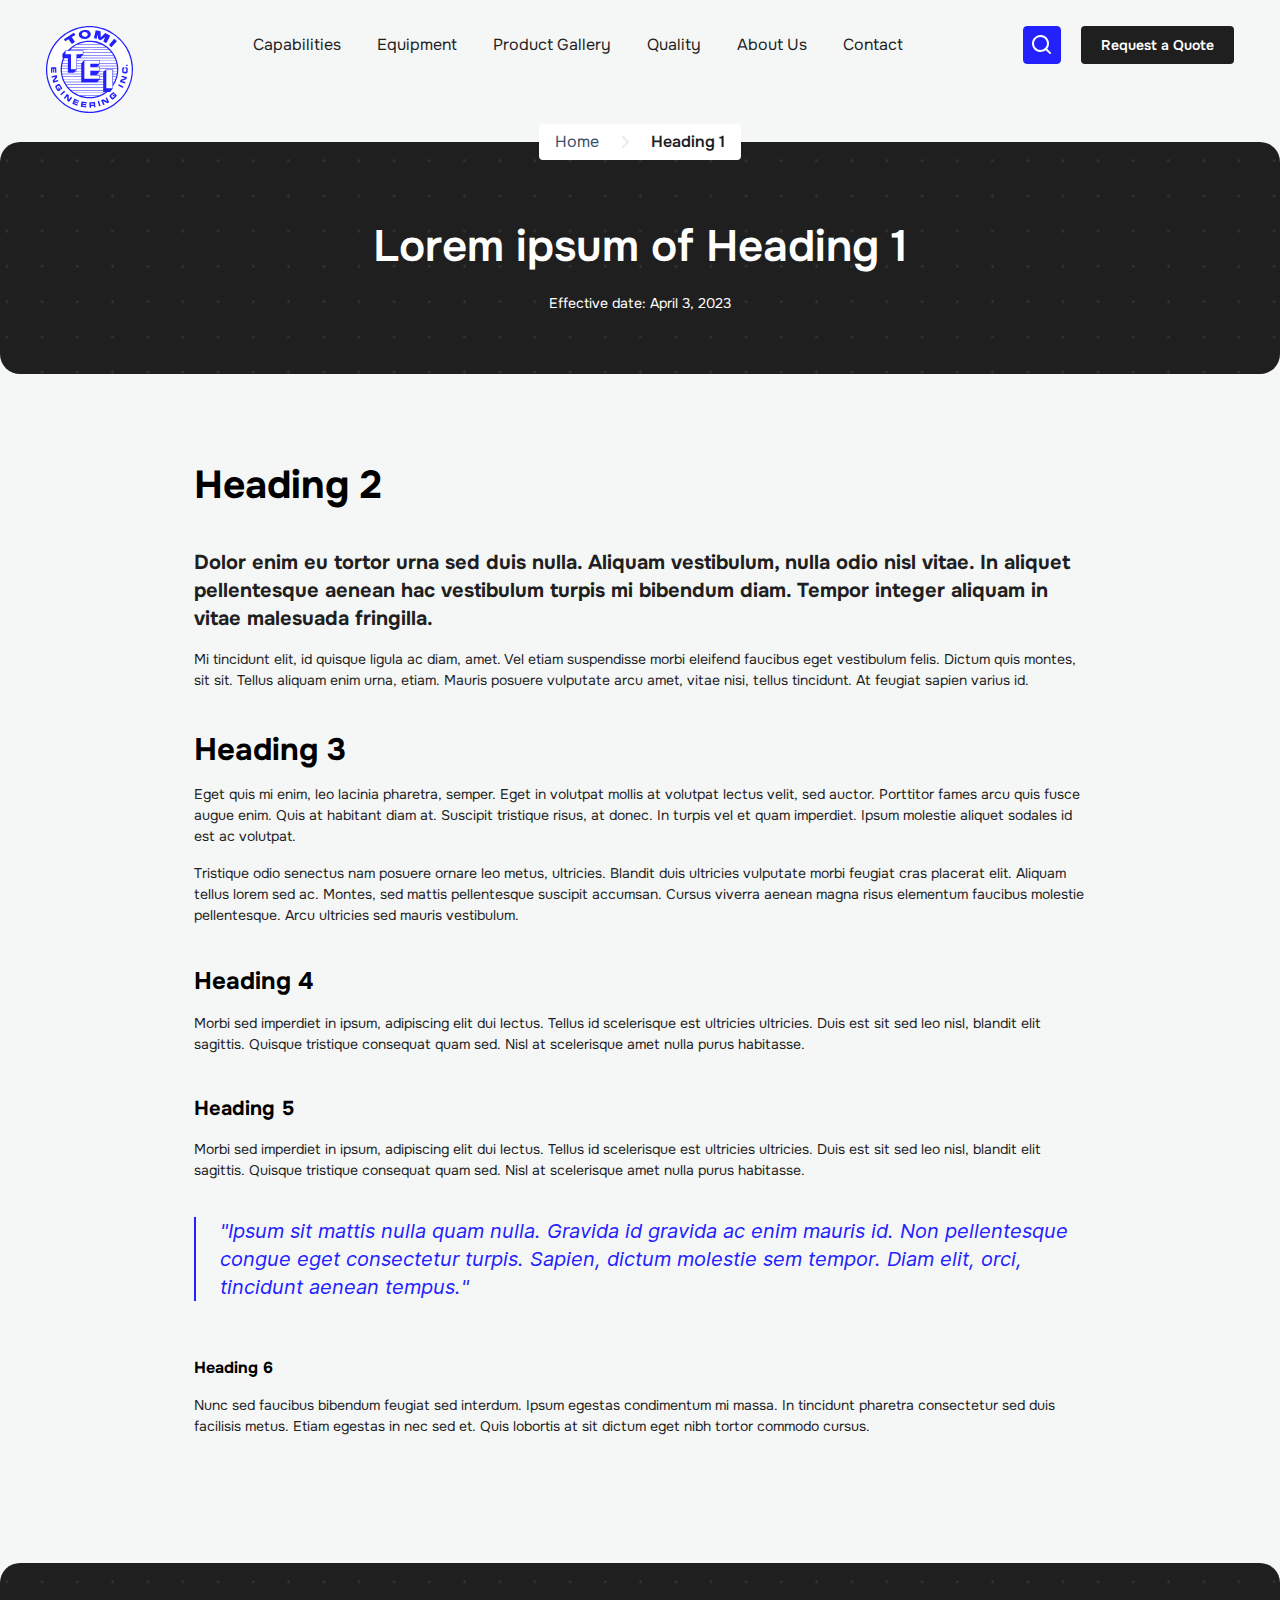
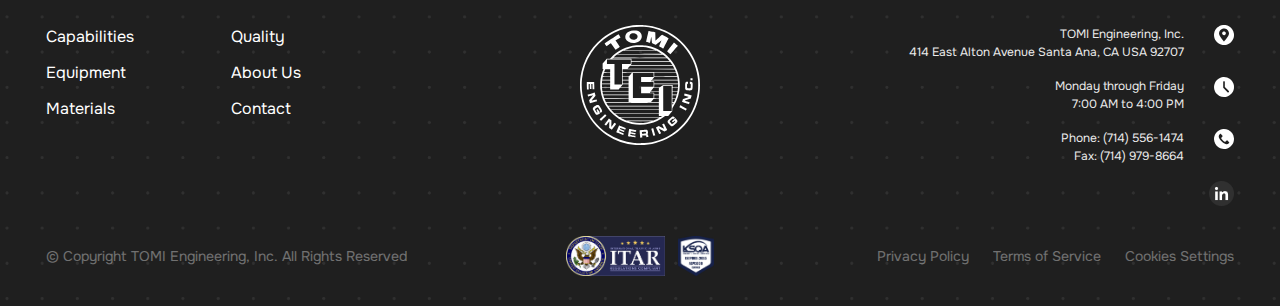
<file: legal_page.html>
<!DOCTYPE html>
<html lang="en">
<head>
    <meta charset="UTF-8">
    <meta http-equiv="X-UA-Compatible" content="IE=edge">
    <meta name="viewport" content="width=device-width, initial-scale=1.0">
    <link rel="stylesheet" href="css/style.min.css">
    <link rel="stylesheet" href="https://cdnjs.cloudflare.com/ajax/libs/animate.css/4.1.1/animate.min.css" />
    <!-- <link rel="stylesheet" href="https://cdn.jsdelivr.net/npm/@fancyapps/ui@5.0/dist/fancybox/fancybox.css" /> -->
    <link rel="stylesheet" href="https://cdn.jsdelivr.net/npm/swiper@11/swiper-bundle.min.css" />
    <title>Legal Page</title>
</head>

<body>
    <svg display="none">
    <symbol id="arrow" viewBox="0 0 8 14">
        <g>
            <path fill-rule="evenodd" clip-rule="evenodd"
                d="M0.843063 7.71102L6.50006 13.368L7.91406 11.954L2.96406 7.00401L7.91406 2.05401L6.50006 0.640015L0.843063 6.29701C0.655592 6.48454 0.550276 6.73885 0.550276 7.00401C0.550276 7.26918 0.655592 7.52349 0.843063 7.71102Z" />
        </g>
    </symbol>
    <symbol id="search" viewBox="0 0 20 20">
        <g>
            <path fill-rule="evenodd" clip-rule="evenodd"
                d="M8.50025 1.91687e-08C7.14485 0.000115492 5.80912 0.324364 4.60451 0.945694C3.3999 1.56702 2.36135 2.46742 1.57549 3.57175C0.789633 4.67609 0.279263 5.95235 0.0869618 7.29404C-0.10534 8.63574 0.0260029 10.004 0.470032 11.2846C0.914061 12.5652 1.6579 13.7211 2.63949 14.6557C3.62108 15.5904 4.81196 16.2768 6.11277 16.6576C7.41358 17.0384 8.7866 17.1026 10.1173 16.8449C11.448 16.5872 12.6977 16.015 13.7623 15.176L17.4143 18.828C17.6029 19.0102 17.8555 19.111 18.1177 19.1087C18.3799 19.1064 18.6307 19.0012 18.8161 18.8158C19.0015 18.6304 19.1066 18.3796 19.1089 18.1174C19.1112 17.8552 19.0104 17.6026 18.8283 17.414L15.1763 13.762C16.1642 12.5086 16.7794 11.0024 16.9514 9.41573C17.1233 7.82905 16.8451 6.22602 16.1485 4.79009C15.4519 3.35417 14.3651 2.14336 13.0126 1.29623C11.66 0.449106 10.0962 -0.000107143 8.50025 1.91687e-08ZM2.00025 8.5C2.00025 6.77609 2.68507 5.12279 3.90406 3.90381C5.12305 2.68482 6.77635 2 8.50025 2C10.2242 2 11.8775 2.68482 13.0964 3.90381C14.3154 5.12279 15.0003 6.77609 15.0003 8.5C15.0003 10.2239 14.3154 11.8772 13.0964 13.0962C11.8775 14.3152 10.2242 15 8.50025 15C6.77635 15 5.12305 14.3152 3.90406 13.0962C2.68507 11.8772 2.00025 10.2239 2.00025 8.5Z" />
        </g>
    </symbol>
    <symbol id="plane" viewBox="0 0 30 30">
        <g>
            <path fill-rule="evenodd" clip-rule="evenodd"
                d="M26.5041 0.0705083C26.1639 0.166192 25.7916 0.343614 25.5326 0.533399C25.4395 0.601661 21.4866 4.69824 16.7484 9.63699C12.0102 14.5757 8.09813 18.6165 8.05488 18.6165C8.01164 18.6165 6.82746 18.366 5.42338 18.0598C4.0193 17.7537 2.82539 17.5032 2.77025 17.5032C2.62863 17.5032 0.0223242 20.1226 0.0945703 20.1923C0.125859 20.2225 1.52748 21.0291 3.2093 21.985L6.26713 23.7228L7.97672 26.7339C8.91697 28.3901 9.72152 29.7922 9.76465 29.8498C9.83596 29.945 9.96106 29.8366 11.1642 28.6365C11.8909 27.9117 12.4854 27.2745 12.4854 27.2205C12.4854 27.1666 12.235 25.9745 11.9288 24.5714C11.6227 23.1683 11.3722 21.9835 11.3722 21.9385C11.3722 21.8935 15.4177 17.9758 20.3622 13.2324C25.3068 8.48908 29.4328 4.48672 29.5311 4.33824C29.8751 3.81893 29.9699 3.47926 29.9699 2.76688C29.9699 2.23619 29.9466 2.06346 29.838 1.78883C29.5574 1.07932 28.8984 0.421543 28.2028 0.156583C27.7658 -0.00988229 26.9387 -0.0517768 26.5041 0.0705083ZM9.92988 3.68147L8.57584 5.03557L5.9335 4.23811C4.4802 3.79953 3.25688 3.4407 3.21504 3.4407C3.1732 3.4407 2.4327 4.14734 1.56943 5.01102L0 6.58127L1.36477 7.43445C2.11541 7.90367 4.54201 9.42289 6.75715 10.8104L10.7847 13.3333L13.598 10.4014C15.1453 8.78885 16.4112 7.45291 16.4112 7.43264C16.4112 7.41236 16.0153 7.27783 15.5314 7.13369L14.6515 6.87154L15.6335 5.8884L16.6153 4.90525L15.986 4.2759L15.3567 3.6466L14.0524 4.9499C13.3351 5.66674 12.7151 6.2532 12.6747 6.2532C12.5998 6.2532 10.6029 5.66106 10.5546 5.62449C10.54 5.61348 10.9879 5.14402 11.5499 4.58135L12.5716 3.5583L11.9583 2.94289C11.621 2.6044 11.3312 2.32742 11.3145 2.32742C11.2977 2.32742 10.6746 2.93674 9.92988 3.68147ZM24.0848 14.3702L23.1162 15.3388L22.8546 14.4584C22.7106 13.9743 22.5772 13.5779 22.5579 13.5778C22.5388 13.5776 21.2025 14.8436 19.5885 16.3913L16.6539 19.2051L20.0296 24.598L23.4052 29.9908L24.9766 28.4203C25.8408 27.5565 26.5479 26.8169 26.5479 26.7767C26.5479 26.7365 26.1888 25.5136 25.7498 24.0592L24.9517 21.4149L26.3207 20.0449L27.6897 18.675L27.0604 18.0456L26.4311 17.4163L25.4077 18.4384C24.8447 19.0006 24.3752 19.4486 24.3642 19.434C24.3258 19.3834 23.7354 17.3977 23.7354 17.3193C23.7354 17.276 24.3218 16.6537 25.0384 15.9366L26.3413 14.6327L25.7279 14.0172C25.3905 13.6786 25.1007 13.4016 25.0839 13.4016C25.0671 13.4016 24.6175 13.8375 24.0848 14.3702Z" />
        </g>
    </symbol>
    <symbol id="shield" viewBox="0 0 26 30">
        <g>
            <path fill-rule="evenodd" clip-rule="evenodd"
                d="M12.1362 0.290724C10.1546 1.43617 7.35286 2.39138 4.63586 2.84786C3.76055 2.99492 2.32062 3.15628 1.16921 3.23631C0.541317 3.27993 0.282666 3.40815 0.099269 3.76666C-0.00598646 3.97228 -0.0111959 4.31403 0.0099556 9.60247C0.0343708 15.6961 0.0272156 15.5569 0.403738 17.2474C1.36177 21.5483 4.16074 25.4398 8.08789 27.9308C8.80365 28.3848 10.2281 29.103 11.0378 29.4182C11.7949 29.713 12.7138 30.0012 12.8926 30C13.1115 29.9986 14.6371 29.4565 15.4393 29.0951C21.2293 26.4868 25.1277 21.111 25.6606 15.0002C25.6962 14.5913 25.7237 12.0468 25.724 9.13174C25.7244 4.35652 25.7165 3.96933 25.6146 3.76666C25.4347 3.40841 25.1754 3.27987 24.5467 3.23719C20.3015 2.94922 16.7512 2.01831 13.8537 0.433387C13.3149 0.138647 12.9929 -0.00031329 12.8494 5.30317e-07C12.7132 0.000314351 12.4602 0.103436 12.1362 0.290724ZM14.2074 1.82995C16.9011 3.1013 19.5991 3.85522 22.5729 4.1676C23.0557 4.21838 23.5457 4.29966 23.6619 4.3483C23.9882 4.48506 24.2708 4.75489 24.4567 5.10731L24.6262 5.42866V10.0418C24.6262 14.9551 24.613 15.2327 24.3066 16.7391C23.3497 21.4429 20.1112 25.5607 15.651 27.7447C14.6009 28.2589 13.6075 28.6521 13.1358 28.7402C12.983 28.7688 12.7329 28.7688 12.5802 28.7402C11.8018 28.5948 9.68304 27.6307 8.54186 26.9027C4.88936 24.5728 2.3316 20.9737 1.43853 16.9075C1.10927 15.4083 1.09408 15.1106 1.09182 10.1046L1.08969 5.42866L1.23517 5.13329C1.39893 4.80077 1.72794 4.48431 2.04948 4.34999C2.1681 4.30041 2.66444 4.21831 3.15237 4.16748C4.83212 3.99261 6.34794 3.69229 7.93098 3.22074C9.00362 2.90121 10.6754 2.2538 11.5085 1.83522C12.3286 1.42324 12.4658 1.38081 12.9207 1.39895C13.2754 1.41307 13.4435 1.46937 14.2074 1.82995ZM12.0396 2.75867C11.5347 3.02567 10.0014 3.64553 9.09249 3.95019C7.25068 4.56741 5.38915 4.97676 3.46964 5.18651C2.53571 5.28863 2.45926 5.3069 2.2979 5.4672L2.12529 5.63867V9.78593V13.9332H7.24057H12.3558V8.28443C12.3558 5.1776 12.3346 2.63691 12.3088 2.63842C12.2829 2.63998 12.1618 2.69402 12.0396 2.75867ZM13.3601 8.28443V13.9332H18.4753H23.5906V9.78593V5.63867L23.4167 5.46475C23.2697 5.31775 23.1699 5.28386 22.7734 5.24595C19.6873 4.95127 16.6778 4.14764 13.9632 2.89343C13.6564 2.75164 13.3951 2.63565 13.3827 2.63565C13.3702 2.63565 13.3601 5.1776 13.3601 8.28443ZM2.22101 15.1728C2.23739 15.2677 2.29482 15.6137 2.34867 15.9416C3.09657 20.5006 6.18256 24.6527 10.3855 26.7549C10.8963 27.0104 11.8699 27.4174 12.2146 27.5196L12.3558 27.5615V21.2808V15.0002H7.27352H2.1912L2.22101 15.1728ZM13.3601 21.2808V27.5615L13.5013 27.5196C13.8461 27.4174 14.8197 27.0104 15.3304 26.7549C17.6748 25.5823 19.8843 23.5829 21.2669 21.3832C22.0109 20.1994 22.6475 18.7779 23.0289 17.4488C23.1894 16.8895 23.2812 16.4418 23.4955 15.1728L23.5247 15.0002H18.4424H13.3601V21.2808Z" />
        </g>
    </symbol>
    <symbol id="rocket" viewBox="0 0 30 30">
        <g>
            <path fill-rule="evenodd" clip-rule="evenodd"
                d="M25.6626 0.0193663C25.2215 0.0729071 24.2102 0.294576 23.6561 0.459186C20.2689 1.46544 16.0171 4.0694 12.2334 7.45484C11.5157 8.09692 11.5442 8.09288 10.1154 7.75492C8.75016 7.43197 8.48392 7.42793 7.87357 7.72114C7.55297 7.87508 7.09591 8.31232 3.78142 11.6358C1.14943 14.275 0.0386749 15.4265 0.0109956 15.5447C-0.0404927 15.7644 0.0920397 15.9645 0.341564 16.0434C0.447531 16.0769 1.75755 16.295 3.2527 16.5282C5.84007 16.9316 5.98838 16.9485 6.32734 16.8785C6.69086 16.8034 7.21278 16.561 7.49292 16.337C7.59754 16.2534 7.6943 16.2237 7.78613 16.2473C7.86149 16.2665 9.23601 17.5966 10.8407 19.203C13.9964 22.3623 13.9085 22.2549 13.6194 22.6004C13.2944 22.9887 13.0249 23.8023 13.0884 24.2034C13.1011 24.2838 13.2984 25.5502 13.5268 27.0177C13.7683 28.5695 13.9775 29.7408 14.0268 29.817C14.1242 29.9677 14.3339 30.036 14.5309 29.9812C14.6058 29.9604 16.3519 28.2494 18.4113 26.1789C22.5535 22.0141 22.4332 22.1564 22.4815 21.3619C22.5021 21.0223 22.4636 20.7685 22.2666 19.9453C22.1347 19.3937 22.0267 18.8839 22.0267 18.8126C22.0267 18.6126 22.1233 18.4692 22.6422 17.8988C25.0519 15.2503 27.3784 11.7416 28.611 8.89716C30.319 4.95538 30.4303 2.08992 28.9267 0.766415C28.6281 0.503637 28.2073 0.283727 27.709 0.130142C27.3965 0.0339097 26.1149 -0.0354646 25.6626 0.0193663ZM23.6898 4.5776C24.6492 4.92588 25.4026 5.76441 25.6326 6.74022C26.0802 8.63861 24.7903 10.4191 22.8555 10.5732C20.4996 10.761 18.8264 8.32522 19.8257 6.16242C20.2151 5.31955 21.1357 4.601 22.0267 4.44448C22.5111 4.35945 23.2521 4.41874 23.6898 4.5776ZM6.89078 19.0863C6.36088 19.636 5.92716 20.2089 5.38384 21.0768C4.15797 23.035 2.96788 25.9292 2.96788 26.9521C2.96788 27.4318 3.03743 27.4316 4.05751 26.9504C5.06869 26.4734 5.68925 26.2098 6.95558 25.7191C8.99382 24.9294 9.69038 24.514 10.8993 23.3673C11.2639 23.0215 11.3538 22.9024 11.3538 22.7651C11.3538 22.6186 11.0771 22.3173 9.43135 20.6715C7.9328 19.173 7.47661 18.7491 7.36238 18.7491C7.26069 18.7491 7.1162 18.8525 6.89078 19.0863Z" />
        </g>
    </symbol>
    <symbol id="address" viewBox="0 0 30 30">
        <g>
            <path fill-rule="evenodd" clip-rule="evenodd"
                d="M13.5761 0.0376677C6.90512 0.729265 1.45505 5.70991 0.261539 12.2055C-0.518702 16.4517 0.45679 20.6026 3.05419 24.0884C3.59946 24.8202 5.19585 26.4156 5.9369 26.9695C8.02365 28.529 10.323 29.4858 12.9601 29.892C13.7935 30.0204 16.0558 30.0386 16.8616 29.9234C20.2497 29.4389 23.1402 28.0456 25.4483 25.7846C26.8224 24.4386 27.6546 23.2868 28.5098 21.5474C29.2236 20.0958 29.6804 18.5816 29.9264 16.8515C30.0245 16.1611 30.0245 13.8438 29.9264 13.1534C29.5903 10.7893 28.7487 8.53025 27.5208 6.69648C25.1142 3.10201 21.4576 0.789784 17.1256 0.123017C16.3881 0.00949198 14.3259 -0.0401091 13.5761 0.0376677ZM15.7927 5.28475C17.7142 5.41565 19.7471 6.57679 20.9968 8.257C22.0736 9.70488 22.6489 11.812 22.384 13.3373C22.0197 15.4341 20.3175 18.366 17.2764 22.1344C16.5444 23.0415 15.0686 24.7466 15.0156 24.7466C14.9617 24.7466 13.7762 23.3897 12.9896 22.4279C10.1025 18.8971 8.36528 16.0646 7.75506 13.8931C7.61701 13.4018 7.59724 13.2278 7.60106 12.5371C7.6183 9.38309 9.68974 6.58407 12.7451 5.58618C13.4551 5.35431 14.5947 5.19031 15.1602 5.23862C15.257 5.24689 15.5416 5.26761 15.7927 5.28475ZM14.316 9.8123C12.8285 10.2126 11.9081 11.7536 12.2872 13.2097C12.6797 14.7173 14.2177 15.6474 15.6857 15.2648C17.1882 14.8732 18.1221 13.333 17.7421 11.8734C17.346 10.3519 15.7899 9.41573 14.316 9.8123Z" />
        </g>
    </symbol>
    <symbol id="hours" viewBox="0 0 30 30">
        <g>
            <path fill-rule="evenodd" clip-rule="evenodd"
                d="M13.5765 0.0678389C12.3301 0.18703 10.7802 0.557672 9.60036 1.01862C7.59866 1.80062 5.98834 2.85958 4.42399 4.42254C3.12895 5.71653 2.28963 6.88278 1.51857 8.45975C-0.519844 12.6286 -0.505417 17.4735 1.55774 21.6184C2.33326 23.1764 3.14714 24.3055 4.39531 25.5552C5.62729 26.7887 6.67013 27.5605 8.12135 28.3128C11.8057 30.2226 16.0802 30.5241 20.0025 29.1509C20.7681 28.8828 22.0823 28.2563 22.8137 27.8108C24.6957 26.6644 26.5357 24.8442 27.7637 22.9139C28.1365 22.328 28.8543 20.8576 29.1226 20.1304C29.4004 19.3776 29.751 17.9806 29.8874 17.0832C30.0375 16.0957 30.0375 13.9103 29.8874 12.9227C29.751 12.0253 29.4004 10.6283 29.1226 9.87551C28.8543 9.14829 28.1365 7.67797 27.7637 7.09204C26.8386 5.63789 25.3372 4.00068 24.0454 3.03743C20.9935 0.761774 17.2938 -0.287684 13.5765 0.0678389ZM15.7248 6.4785C15.8608 6.57425 16.0335 6.76875 16.1085 6.91079L16.245 7.1691V11.1287V15.0883L19.3188 18.1661C21.941 20.7915 22.402 21.2783 22.4563 21.4782C22.5565 21.8478 22.5324 22.1051 22.3666 22.4375C22.1037 22.9647 21.5519 23.2207 20.969 23.0858C20.682 23.0194 20.572 22.9168 17.3403 19.6987C15.4735 17.8396 13.9575 16.2835 13.8937 16.1605C13.7832 15.9479 13.7801 15.801 13.7954 11.4922L13.8111 7.04346L13.987 6.79388C14.252 6.41809 14.5969 6.25764 15.0842 6.28354C15.4057 6.30065 15.5227 6.33628 15.7248 6.4785Z" />
        </g>
    </symbol>
    <symbol id="phone" viewBox="0 0 30 30">
        <g>
            <path fill-rule="evenodd" clip-rule="evenodd"
                d="M13.6314 0.0654354C9.08609 0.503117 5.0382 2.92051 2.50169 6.71215C0.788657 9.27282 -0.112794 12.4664 0.0113116 15.535C0.208814 20.4208 2.65505 24.796 6.7034 27.5043C10.5939 30.1069 15.5916 30.7172 20.0519 29.1344C23.1452 28.0366 25.9079 25.8199 27.6918 23.0043C28.1062 22.3503 28.8154 20.9066 29.0962 20.1453C29.8168 18.1916 30.1355 15.794 29.9466 13.7469C29.4586 8.45889 26.3696 3.9164 21.6773 1.58648C19.1514 0.332289 16.3533 -0.19667 13.6314 0.0654354ZM9.82128 7.2132C10.009 7.28308 12.8514 10.087 12.98 10.3292C13.182 10.7097 13.1408 10.7796 12.0755 11.8626C11.5319 12.4154 11.0434 12.9529 10.9901 13.0571C10.7666 13.4934 10.8131 14.0185 11.1146 14.4672C12.0935 15.9237 14.6716 18.414 15.8598 19.0508C16.1313 19.1963 16.6647 19.2097 16.979 19.0789C17.1129 19.0232 17.5702 18.6177 18.1643 18.0281C19.1461 17.0537 19.2975 16.9493 19.6152 17.0276C19.8163 17.0771 22.6939 19.928 22.828 20.2105C22.9612 20.4912 22.8926 20.7007 22.5416 21.0856C21.3361 22.4073 20.0088 22.9931 18.643 22.8063C17.1012 22.5954 14.6115 21.362 12.7709 19.8972C12.0987 19.3623 10.4302 17.6875 9.88495 17.0005C9.20802 16.1476 8.51838 15.0777 8.07624 14.1946C7.19478 12.4341 6.9563 11.4289 7.16916 10.3711C7.36649 9.39077 7.70181 8.83566 8.67701 7.87494C9.25387 7.30671 9.40001 7.1952 9.6161 7.15862C9.6382 7.15487 9.73053 7.17943 9.82128 7.2132Z" />
        </g>
    </symbol>
    <symbol id="linkedin" viewBox="0 0 40 40">
        <g>
            <path fill-rule="evenodd" clip-rule="evenodd"
                d="M18.3213 0.0254704C15.393 0.32911 12.7172 1.14181 10.3678 2.4413C4.80274 5.51945 1.13018 10.8155 0.14691 17.1805C-0.0495555 18.4525 -0.0488511 21.5472 0.148319 22.8107C0.839078 27.2378 2.76639 31.077 5.83916 34.1468C8.90887 37.2135 12.7179 39.1241 17.1472 39.8189C18.264 39.9941 20.5506 40.0556 21.7708 39.9434C30.373 39.1521 37.4904 33.01 39.4947 24.6483C39.9112 22.9109 40.0003 22.0901 40 19.9956C39.9996 17.7977 39.8972 16.9279 39.4155 15.03C37.7954 8.64797 33.0921 3.45809 26.853 1.16824C25.8376 0.795557 24.0545 0.34475 22.9002 0.168962C22.1109 0.048695 19.0288 -0.0478786 18.3213 0.0254704ZM13.0898 9.75837C13.9781 10.1839 14.4872 11.0105 14.4839 12.0218C14.4815 12.7557 14.2312 13.3195 13.6787 13.8358C12.4232 15.009 10.4177 14.6111 9.6815 13.0427C9.51204 12.6818 9.47713 12.4972 9.48034 11.9803C9.4837 11.4523 9.51955 11.284 9.71038 10.9009C10.3478 9.62144 11.7879 9.13451 13.0898 9.75837ZM26.9313 16.288C28.2104 16.5409 29.2238 17.311 29.7901 18.4605C30.4503 19.8008 30.5906 21.3452 30.5552 26.8769L30.5319 30.5131L28.364 30.5339L26.1962 30.5546L26.1693 26.233C26.1397 21.4819 26.1437 21.523 25.645 20.7708C25.2174 20.1258 24.3894 19.8405 23.3966 19.996C22.4306 20.1472 21.8123 20.6959 21.4768 21.6996C21.3056 22.212 21.3009 22.3212 21.274 26.3882L21.2466 30.5522H19.0991H16.9515V23.5144V16.4767H19.0257H21.1V17.4151C21.1 18.2963 21.1737 18.581 21.2993 18.1854C21.3288 18.0929 21.5864 17.785 21.8721 17.5011C23.1032 16.2777 24.8096 15.8685 26.9313 16.288ZM14.1337 23.5144V30.5522H11.9812H9.82865V23.5144V16.4767H11.9812H14.1337V23.5144Z" />
        </g>
    </symbol>
    <symbol id="linkedin-footer" viewBox="0 0 25 25">
        <g>
            <circle cx="12.5" cy="12.5" r="12.5" fill="white" />
            <path fill-rule="evenodd" clip-rule="evenodd"
                d="M11.4508 0.015919C9.62063 0.205694 7.94823 0.713634 6.47987 1.52581C3.00172 3.44966 0.706359 6.7597 0.0918186 10.7378C-0.0309722 11.5328 -0.0305319 13.467 0.0926991 14.2567C0.524424 17.0236 1.729 19.4231 3.64947 21.3418C5.56804 23.2584 7.94867 24.4526 10.717 24.8868C11.415 24.9963 12.8441 25.0348 13.6068 24.9646C18.9832 24.47 23.4315 20.6313 24.6842 15.4052C24.9445 14.3193 25.0002 13.8063 25 12.4972C24.9998 11.1235 24.9358 10.5799 24.6347 9.39377C23.6221 5.40498 20.6826 2.16131 16.7831 0.730153C16.1485 0.497223 15.034 0.215469 14.3127 0.105601C13.8193 0.0304343 11.893 -0.0299241 11.4508 0.015919ZM8.18114 6.09898C8.73634 6.36495 9.05452 6.88159 9.05241 7.51362C9.05095 7.97229 8.8945 8.32472 8.54917 8.64738C7.76453 9.38062 6.51104 9.13191 6.05094 8.15171C5.94502 7.92616 5.92321 7.81077 5.92521 7.48771C5.92732 7.15767 5.94972 7.0525 6.06899 6.81307C6.46735 6.0134 7.36744 5.70907 8.18114 6.09898ZM16.8321 10.18C17.6315 10.3381 18.2649 10.8194 18.6188 11.5378C19.0314 12.3755 19.1192 13.3408 19.097 16.7981L19.0824 19.0707L17.7275 19.0837L16.3727 19.0966L16.3558 16.3956C16.3373 13.4262 16.3398 13.4519 16.0281 12.9818C15.7608 12.5786 15.2434 12.4003 14.6229 12.4975C14.0191 12.592 13.6327 12.9349 13.423 13.5623C13.316 13.8825 13.3131 13.9508 13.2963 16.4926L13.2792 19.0951H11.9369H10.5947V14.6965V10.2979H11.8911H13.1875V10.8844C13.1875 11.4352 13.2336 11.6131 13.3121 11.3659C13.3305 11.3081 13.4915 11.1156 13.6701 10.9382C14.4395 10.1735 15.506 9.91779 16.8321 10.18ZM8.83354 14.6965V19.0951H7.48823H6.14291V14.6965V10.2979H7.48823H8.83354V14.6965Z"
                fill="#303030" />
        </g>
    </symbol>
    <symbol id="capabilities-1" viewBox="0 0 40 40">
        <g>
            <path fill-rule="evenodd" clip-rule="evenodd"
                d="M3.51562 11.1719V22.3438H5.85906H8.20242L8.22234 13.5352L8.24219 4.72656L11.1914 4.70609L14.1406 4.68563V5.85844V7.03125H15.3125H16.4844V10V12.9688H17.6562H18.8281V14.7266V16.4844H20H21.1719V14.7266V12.9688H22.3438H23.5156V10V7.03125H24.6875H25.8594V5.85844V4.68563L28.8086 4.70609L31.7578 4.72656L31.7777 13.5352L31.7976 22.3438H34.1409H36.4844V11.1719V0H34.1406H31.7969V1.17188V2.34375H28.8281H25.8594V1.17188V0H20H14.1406V1.17188V2.34375H11.1719H8.20312V1.17188V0H5.85938H3.51562V11.1719ZM11.7969 20.5859V22.3438H20H28.2031V20.5859V18.8281H20H11.7969V20.5859ZM0 29.4141V34.1406H20H40V29.4141V24.6875H20H0V29.4141ZM7.03125 29.4162V30.6291L5.87891 30.6076L4.72656 30.5859L4.70469 29.4959C4.69273 28.8965 4.70039 28.3603 4.7218 28.3045C4.75125 28.2278 5.03742 28.2031 5.89602 28.2031H7.03125V29.4162ZM11.7578 29.4141V30.5859H10.5859H9.41406L9.39219 29.4959C9.38023 28.8965 9.38828 28.3594 9.41008 28.3024C9.44117 28.2216 9.70242 28.2037 10.6038 28.2205L11.7578 28.2422V29.4141ZM16.4453 29.4141V30.5859L15.293 30.6076L14.1406 30.6291V29.4141V28.199L15.293 28.2205L16.4453 28.2422V29.4141ZM4.6875 38.2422V40H8.22344H11.7595L12.6373 38.2422L13.5152 36.4844H9.10133H4.6875V38.2422ZM28.5346 38.2422L29.4124 40H32.9484H36.4844V38.2422V36.4844H32.0705H27.6567L28.5346 38.2422Z" />
        </g>
    </symbol>
    <symbol id="capabilities-2" viewBox="0 0 40 40">
        <g>
            <path fill-rule="evenodd" clip-rule="evenodd"
                d="M9.55885 0.927881V2.10088H14.3008H19.0427L19.0426 3.95813L19.0423 5.81537L18.5919 6.04817C17.9398 6.38506 17.3769 6.97852 17.0256 7.69937L16.7298 8.30627L15.0651 8.8579L13.4004 9.40952L12.7249 11.4315C12.3534 12.5436 12.0798 13.4813 12.117 13.5152C12.2374 13.6249 14.1914 14.2398 14.2469 14.1854C14.2766 14.1565 14.5148 13.493 14.7762 12.711L15.2517 11.2894L16.0695 11.0014C17.0369 10.6606 17.0583 10.6577 17.1223 10.8586C17.2153 11.1513 17.793 11.799 18.2027 12.07C18.8298 12.485 19.4228 12.6579 20.2184 12.6579C21.014 12.6579 21.607 12.485 22.2342 12.07C22.6438 11.799 23.2215 11.1513 23.3145 10.8586C23.3785 10.6577 23.3999 10.6606 24.3673 11.0014L25.1851 11.2894L25.6606 12.711C25.9221 13.493 26.1602 14.1565 26.1899 14.1854C26.2454 14.2398 28.1994 13.6249 28.3198 13.5152C28.3571 13.4813 28.0834 12.5436 27.7119 11.4315L27.0364 9.40952L25.3717 8.8579L23.707 8.30627L23.4112 7.69937C23.0599 6.97852 22.497 6.38506 21.8449 6.04817L21.3945 5.81537L21.3943 3.95813L21.3941 2.10088H26.136H30.878V0.927881V-0.245117H20.2184H9.55885V0.927881ZM3.68041 21.5335V25.639H8.42235H13.1643V21.5335V17.4281H8.42235H3.68041V21.5335ZM15.5157 21.5335V25.639H20.2184H24.9212V21.5335V17.4281H20.2184H15.5157V21.5335ZM27.2725 21.5335V25.639H32.0145H36.7564V21.5335V17.4281H32.0145H27.2725V21.5335ZM5.43987 28.0688C4.71032 28.1551 3.68496 28.48 3.05338 28.8249C2.73548 28.9986 2.28887 29.359 1.86547 29.7837C1.29549 30.3555 1.13082 30.5817 0.834939 31.1992C0.362391 32.1853 0.207827 32.8746 0.216136 33.9587C0.234241 36.3247 1.37905 38.166 3.45445 39.1674C4.76683 39.8006 3.43571 39.7541 20.2576 39.7541H35.228L35.8665 39.584C38.5594 38.8664 40.2128 36.7164 40.2158 33.9282C40.217 32.8385 40.0422 32.0819 39.5653 31.113C39.2995 30.5728 39.1049 30.3158 38.5264 29.7409C37.7118 28.9313 36.9683 28.5099 35.8158 28.2047L35.1496 28.0283L20.5711 28.0159C12.5529 28.009 5.7439 28.0328 5.43987 28.0688ZM10.6464 30.5566C12.1978 31.0383 13.1345 32.3667 13.1067 34.0455C13.0915 34.9643 12.768 35.6906 12.0526 36.4126C10.0776 38.4058 6.61367 37.2834 6.11126 34.4875C5.87268 33.1594 6.5933 31.5704 7.73755 30.9013C8.57668 30.4107 9.73465 30.2735 10.6464 30.5566ZM21.2013 30.5298C23.0165 30.9985 24.1149 32.9488 23.6238 34.8307C23.2823 36.1391 22.1443 37.1498 20.743 37.3894C19.0461 37.6793 17.2474 36.5085 16.8122 34.8307C16.318 32.9252 17.4775 30.9304 19.3326 30.4949C19.8101 30.3828 20.6959 30.3994 21.2013 30.5298ZM31.8871 30.5566C33.2141 30.9686 34.1124 32.0265 34.3286 33.4318C34.6805 35.7177 32.5921 37.7655 30.3 37.3824C28.3798 37.0614 27.0865 35.3243 27.3551 33.427C27.5491 32.0566 28.456 30.9777 29.7648 30.5602C30.3651 30.3687 31.2772 30.3672 31.8871 30.5566ZM9.12776 32.8247C9.04154 32.8621 8.87413 32.9897 8.75562 33.1081C8.18572 33.6783 8.37916 34.6225 9.13419 34.9557C9.84376 35.2689 10.6719 34.8182 10.7351 34.0846C10.7765 33.6033 10.7261 33.4439 10.4336 33.1311C10.1635 32.8422 10.0894 32.8066 9.70863 32.783C9.47537 32.7684 9.21398 32.7873 9.12776 32.8247ZM19.5834 32.9327C19.2675 33.1433 19.043 33.5523 19.0429 33.9176C19.0427 34.265 19.3109 34.7281 19.6168 34.9082C19.94 35.0987 20.501 35.0963 20.8291 34.9029C21.3505 34.5956 21.5373 33.7689 21.201 33.2568C20.8703 32.7534 20.0877 32.5966 19.5834 32.9327ZM30.2501 32.9312C29.8464 33.2053 29.6892 33.468 29.6892 33.8687C29.6892 34.505 30.0578 34.9401 30.6984 35.06C31.069 35.1294 31.6454 34.8417 31.8499 34.4852C32.0535 34.1302 32.0454 33.6298 31.8304 33.2826C31.5082 32.7626 30.7475 32.5934 30.2501 32.9312Z" />
        </g>
    </symbol>
    <symbol id="capabilities-3" viewBox="0 0 40 40">
        <g>
            <path fill-rule="evenodd" clip-rule="evenodd"
                d="M16.9995 0.263292C16.5125 0.558058 16.4134 0.828839 16.4095 1.87462L16.4062 2.77306L15.5466 2.98673C14.0226 3.36556 12.4262 4.02728 10.9727 4.88275L10.2196 5.32595L9.54078 4.66165C9.01078 4.14306 8.79664 3.98517 8.56406 3.94157C7.96047 3.82829 7.82375 3.92806 5.8068 5.95415C4.2068 7.56134 3.91016 7.89501 3.86562 8.13806C3.76875 8.66618 3.88289 8.90048 4.58898 9.6229L5.25164 10.3009L4.84625 10.972C3.99289 12.3849 3.06719 14.6674 2.80898 15.9957L2.71406 16.484H1.81687C1.03219 16.484 0.880625 16.5059 0.608047 16.6592C0.0127344 16.9938 0 17.0636 0 19.9996C0 22.9356 0.0127344 23.0055 0.608047 23.3401C0.880625 23.4933 1.03219 23.5152 1.81687 23.5152H2.71406L2.80898 24.0035C3.06359 25.3134 3.9325 27.4664 4.80437 28.9478L5.2482 29.7019L4.58391 30.3807C4.06531 30.9107 3.90742 31.1249 3.86383 31.3574C3.75055 31.961 3.85031 32.0977 5.87641 34.1147C7.48359 35.7147 7.81727 36.0113 8.06031 36.0559C8.58773 36.1526 8.82297 36.0384 9.54055 35.337L10.2139 34.6788L11.1658 35.2242C12.6317 36.0641 14.2886 36.7268 15.8008 37.0782L16.4062 37.2189V38.1045C16.4062 39.1563 16.5224 39.4699 17.0143 39.7463C17.3198 39.918 17.3775 39.9215 19.9161 39.9215C22.3578 39.9215 22.5239 39.9125 22.8145 39.7642C23.013 39.663 23.179 39.497 23.2802 39.2985C23.4325 39 23.4375 38.8461 23.4375 34.4601V29.9299L23.0273 30.0703C22.8018 30.1476 22.3008 30.2772 21.9141 30.3584C20.959 30.5589 18.9188 30.5624 17.9688 30.3652C15.7563 29.9059 14.0338 28.9756 12.4602 27.3898C10.9105 25.8282 10.0129 24.1478 9.55586 21.9527C9.36391 21.0313 9.36391 18.968 9.55586 18.0465C10.0124 15.8538 10.9076 14.1769 12.4602 12.6059C14.4091 10.6338 16.7449 9.59993 19.5312 9.47618C20.6521 9.42642 21.9211 9.57962 22.8618 9.87837L23.4375 10.0612V5.53509C23.4375 1.15314 23.4325 0.99923 23.2802 0.700714C23.179 0.502199 23.013 0.336261 22.8145 0.235011C22.5238 0.08673 22.3583 0.0777456 19.9055 0.0781362C17.3093 0.0785269 17.3041 0.0788393 16.9995 0.263292ZM30.6833 0.548214C29.8913 0.748371 29.118 1.32767 28.7334 2.00915L28.5007 2.4215H27.141H25.7812V3.59337V4.76525H27.141H28.5007L28.7334 5.17759C29.0359 5.7136 29.5037 6.12946 30.1466 6.43415C30.6137 6.6554 30.7363 6.67931 31.4062 6.67931C32.0774 6.67931 32.1984 6.65564 32.6703 6.43204C33.3966 6.08798 33.849 5.64509 34.2004 4.934C34.4761 4.37618 34.4922 4.30235 34.4922 3.59337C34.4922 2.88439 34.4761 2.81056 34.2004 2.25275C33.6725 1.18454 32.7346 0.557746 31.582 0.502902C31.249 0.487042 30.8446 0.507433 30.6833 0.548214ZM36.142 7.19087C35.6477 7.31509 34.9441 7.7315 34.6025 8.10204C34.4271 8.29235 34.1742 8.68173 34.0405 8.96735C33.834 9.40876 33.797 9.58056 33.7934 10.1142C33.791 10.4594 33.8145 10.856 33.8457 10.9956C33.9016 11.2466 33.8882 11.2611 32.6392 12.3042L31.3762 13.359H28.5787H25.7812V14.5309V15.7027H28.9102C31.6311 15.7027 32.0706 15.6863 32.2818 15.5772C32.4153 15.5081 33.1754 14.908 33.9708 14.2434C35.1318 13.2734 35.4491 13.0454 35.5796 13.087C36.3464 13.3317 36.5646 13.3669 37.0933 13.331C38.2205 13.2546 39.1533 12.6185 39.6691 11.5746C39.9448 11.0168 39.9609 10.943 39.9609 10.234C39.9609 9.52501 39.9448 9.45118 39.6691 8.89337C39.1413 7.82517 38.2034 7.19837 37.0507 7.14353C36.7177 7.12767 36.3088 7.14899 36.142 7.19087ZM18.7109 11.8831C17.0775 12.1187 15.3505 12.9991 14.1326 14.217C13.081 15.2685 12.3673 16.5358 11.9332 18.1222C11.7005 18.9725 11.7005 21.0267 11.9332 21.877C12.2076 22.8795 12.5556 23.6809 13.0457 24.4384C14.4598 26.6242 16.8663 28.0281 19.4531 28.1764C20.5314 28.2383 21.4727 28.1081 22.5391 27.7495L23.3984 27.4605V19.9996V12.5388L22.5391 12.2505C21.2587 11.8209 19.9878 11.699 18.7109 11.8831ZM36.152 16.9545C35.36 17.1546 34.5868 17.7339 34.2022 18.4154L33.9695 18.8277H29.8754H25.7812V19.9996V21.1715H29.8754H33.9695L34.2022 21.5838C34.5047 22.1199 34.9724 22.5357 35.6154 22.8404C36.0824 23.0617 36.2051 23.0856 36.875 23.0856C37.5462 23.0856 37.6671 23.0619 38.1391 22.8383C38.8654 22.4942 39.3177 22.0513 39.6691 21.3402C39.9448 20.7824 39.9609 20.7086 39.9609 19.9996C39.9609 19.2906 39.9448 19.2168 39.6691 18.659C39.1413 17.5908 38.2034 16.964 37.0507 16.9092C36.7177 16.8933 36.3134 16.9137 36.152 16.9545ZM25.7812 25.4684V26.6402H28.5787H31.3762L32.6392 27.6951C33.8882 28.7381 33.9016 28.7527 33.8457 29.0037C33.8145 29.1432 33.7912 29.5447 33.7937 29.8958C33.7978 30.47 33.8274 30.5931 34.0884 31.1212C34.4316 31.8155 34.8845 32.2538 35.625 32.6082C36.0831 32.8274 36.2054 32.8512 36.875 32.8512C37.5462 32.8512 37.6671 32.8275 38.1391 32.6039C38.8654 32.2599 39.3177 31.817 39.6691 31.1059C39.9448 30.5481 39.9609 30.4742 39.9609 29.7652C39.9609 29.0563 39.9448 28.9824 39.6691 28.4246C39.1533 27.3807 38.2205 26.7446 37.0933 26.6682C36.5646 26.6324 36.3464 26.6675 35.5796 26.9122C35.4491 26.9538 35.1318 26.7258 33.9708 25.7558C33.1754 25.0913 32.4153 24.4911 32.2818 24.422C32.0706 24.3129 31.6311 24.2965 28.9102 24.2965H25.7812V25.4684ZM30.6833 33.3607C29.8913 33.5609 29.118 34.1402 28.7334 34.8217L28.5007 35.234H27.141H25.7812V36.4059V37.5777H27.141H28.5007L28.7334 37.9901C29.0359 38.5261 29.5037 38.942 30.1466 39.2467C30.6137 39.4679 30.7363 39.4918 31.4062 39.4918C32.0774 39.4918 32.1984 39.4681 32.6703 39.2445C33.3966 38.9005 33.849 38.4576 34.2004 37.7465C34.4761 37.1887 34.4922 37.1149 34.4922 36.4059C34.4922 35.6969 34.4761 35.6231 34.2004 35.0652C33.6725 33.997 32.7346 33.3702 31.582 33.3154C31.249 33.2995 30.8446 33.3199 30.6833 33.3607Z" />
        </g>
    </symbol>
    <symbol id="capabilities-4" viewBox="0 0 40 40">
        <g>
            <path fill-rule="evenodd" clip-rule="evenodd"
                d="M17.3965 0.159182C15.5942 1.10856 0.47846 9.65606 0.348538 9.79918C0.253382 9.90403 0.133929 10.1288 0.0830694 10.2986C0.00564755 10.5568 0.0120538 10.6639 0.122132 10.9521C0.194476 11.1415 0.313929 11.3496 0.387601 11.4143C0.510491 11.5222 16.6751 20.6153 17.4171 20.9938C17.8378 21.2084 18.1361 21.203 18.5905 20.9726C19.3489 20.588 35.4489 11.5301 35.5773 11.4158C35.651 11.3503 35.7704 11.1415 35.8428 10.9521C35.9528 10.6639 35.9592 10.5568 35.8818 10.2986C35.831 10.1288 35.7115 9.90324 35.6164 9.79746C35.4767 9.64215 19.9059 0.841604 18.5905 0.174494C18.1412 -0.0533962 17.8081 -0.0576149 17.3965 0.159182ZM2.6551 17.8278C1.50823 18.4786 0.479554 19.0967 0.369085 19.2013C-0.0581025 19.6058 -0.0510713 20.3747 0.383538 20.7851C0.502366 20.8974 2.28713 21.9362 4.34963 23.0936C13.2949 28.1134 17.1785 30.2878 17.4121 30.4069C17.7556 30.5822 18.2379 30.5668 18.6272 30.3682C18.8066 30.2767 20.6596 29.2439 22.7453 28.0732C24.8308 26.9026 28.5235 24.83 30.9512 23.4675C33.3789 22.105 35.4625 20.8982 35.5814 20.7857C35.8643 20.5177 35.9824 20.081 35.8773 19.6909C35.8334 19.5278 35.7002 19.3014 35.5814 19.1881C35.4625 19.0747 34.4192 18.4516 33.2628 17.8034L31.1603 16.6248L29.4346 17.5932C28.4856 18.1258 25.8565 19.6018 23.5924 20.8732C21.3282 22.1445 19.2892 23.2475 19.0611 23.3244C18.5089 23.5106 17.4596 23.5118 16.9114 23.3269C16.6876 23.2514 13.9103 21.7331 10.7396 19.9528C7.56885 18.1725 4.9219 16.6998 4.85744 16.6802C4.79299 16.6606 3.8019 17.177 2.6551 17.8278ZM8.19799 20.3779C9.02619 20.8828 8.94034 22.0682 8.04877 22.4377C7.40323 22.7052 6.79455 22.4304 6.53658 21.7549C6.32518 21.2014 6.56854 20.6404 7.16213 20.3129C7.4108 20.1757 7.91877 20.2075 8.19799 20.3779ZM28.8262 20.3318C29.584 20.7261 29.7241 21.621 29.1222 22.2229C28.4246 22.9204 27.2006 22.3972 27.2015 21.4018C27.2022 20.5411 28.0964 19.9521 28.8262 20.3318ZM13.1371 23.2495C13.8989 23.6322 13.9807 24.7332 13.2842 25.2299C12.9364 25.4781 12.3111 25.4908 11.9969 25.2562C11.6103 24.9675 11.459 24.6943 11.459 24.2845C11.459 23.4236 12.3679 22.863 13.1371 23.2495ZM23.9207 23.2884C24.3397 23.5736 24.5059 23.8564 24.5059 24.2845C24.5059 24.8869 24.0599 25.3667 23.4406 25.4307C22.7728 25.4996 22.2012 24.971 22.2012 24.2845C22.2012 23.3854 23.2071 22.8027 23.9207 23.2884ZM18.4811 25.9554C18.8784 26.1213 19.1153 26.5091 19.1153 26.9936C19.1153 27.6631 18.6374 28.1517 17.9824 28.1517C17.3275 28.1517 16.8496 27.6631 16.8496 26.9936C16.8496 26.1252 17.6574 25.6111 18.4811 25.9554ZM2.63088 27.2589C1.47073 27.9065 0.443694 28.5222 0.348538 28.6271C0.253382 28.7321 0.133929 28.9569 0.0830694 29.1268C0.00564755 29.385 0.0120538 29.4921 0.122132 29.7802C0.194476 29.9697 0.313929 30.1777 0.387601 30.2424C0.510491 30.3504 16.6751 39.4434 17.4171 39.8219C17.8283 40.0317 18.1364 40.0315 18.552 39.8211C18.7328 39.7296 21.4824 38.1946 24.6621 36.4103C27.8418 34.6259 31.5684 32.5368 32.9434 31.7679C34.3184 30.999 35.5212 30.2834 35.6164 30.1777C35.7115 30.0719 35.831 29.8464 35.8818 29.6766C35.9592 29.4184 35.9528 29.3113 35.8428 29.0232C35.7704 28.8337 35.651 28.6252 35.5773 28.5598C35.4069 28.4086 31.2634 26.0814 31.1646 26.0814C31.124 26.0814 29.4686 26.9911 27.4859 28.103C25.5031 29.215 22.8982 30.6759 21.6972 31.3496C20.4963 32.0234 19.3108 32.6429 19.063 32.7264C18.4592 32.9299 17.5072 32.9304 16.9057 32.7276C16.66 32.6448 14.1914 31.3041 11.4199 29.7483C8.64846 28.1925 6.04385 26.731 5.63198 26.5005C5.22002 26.27 4.85088 26.0814 4.81166 26.0814C4.77237 26.0815 3.79104 26.6114 2.63088 27.2589Z" />
        </g>
    </symbol>
</svg>
    <div class="wrapper">
        <header class="header">
            <div class="header__main">
                <div class="header__container container">
                    <div class="header__row">
                        <a href="index.html" class="header__logo">
                            <img src="img/logo.svg" alt="logo">
                        </a>
                        <nav class="header__menu menu-header" data-da="mobile-header__content, 1, 1100">
                            <ul class="menu-header__list">
                                <li class="menu-header__item">
                                    <a href="сapabilities.html" class="menu-header__link text_medium">Capabilities</a>
                                </li>
                                <li class="menu-header__item">
                                    <a href="equipment.html" class="menu-header__link text_medium">Equipment</a>
                                </li>
                                <li class="menu-header__item">
                                    <a href="gallery.html" class="menu-header__link text_medium">Product Gallery</a>
                                </li>
                                <li class="menu-header__item">
                                    <a href="quality.html" class="menu-header__link text_medium">Quality</a>
                                </li>
                                <li class="menu-header__item">
                                    <a href="about.html" class="menu-header__link text_medium">About Us</a>
                                </li>
                                <li class="menu-header__item">
                                    <a href="index.html#contacts" class="menu-header__link text_medium">Contact</a>
                                </li>
                            </ul>
                        </nav>
                        <div class="header__actions">
                            <div class="header__search search-header" data-da="mobile-header__content, 0, 1100">
                                <div class="search-header__body">
                                    <button class="search-header__open search-header__btn">
                                        <svg>
                                            <use xlink:href="#search"></use>
                                        </svg>
                                    </button>
                                    <button class="search-header__close">
                                        <svg>
                                            <use xlink:href="#arrow"></use>
                                        </svg>
                                    </button>
                                    <form action="#" class="search-header__form form-search-header">
                                        <div class="form-search-header__item">
                                            <input placeholder="Search..." autocomplete='off' type='text' name='form[]'
                                                class='form-search-header__input text_small'>
                                        </div>
                                        <button type='submit' class='form-search-header__btn search-header__btn'>
                                            <svg>
                                                <use xlink:href="#search"></use>
                                            </svg>
                                        </button>
                                    </form>
                                </div>
                            </div>
                            <a href="index.html#contacts" class="header__btn-request text_small"
                                data-da="mobile-header__content, 2, 1100">Request
                                a Quote</a>
                        </div>
                        <button class="header__burger">
                            <span></span><span></span><span></span>
                        </button>
                    </div>
                </div>
            </div>
            <div class="header__mobile mobile-header">
                <div class="mobile-header__inner">
                    <div class="mobile-header__container">
                        <div class="mobile-header__body">
                            <div class="mobile-header__top">
                                <a href="index.html" class="mobile-header__logo text_small">TOMI Egineering</a>
                            </div>
                            <div class="mobile-header__content"></div>
                        </div>
                    </div>
                </div>
            </div>
        </header>
        <main class="legal page black">
            <section class="legal__main">
                <div class="legal__top top-legal">
                    <div class="top-legal__container container">
                        <div class="top-legal__body">
                            <div class="top-legal__breadcrumbs breadcrumbs text_medium">
                                <ul class="breadcrumbs__list">
                                    <li class="breadcrumbs__item">
                                        <a href="index.html" class="breadcrumbs__link">Home</a>
                                    </li>
                                    <li class="breadcrumbs__item">
                                        <span class="breadcrumbs__page">Heading 1</span>
                                    </li>
                                </ul>
                            </div>
                            <h1 class="top-legal__title h1">Lorem ipsum of Heading 1</h1>
                            <div class="top-legal__subtitle text_small">
                                <p>
                                    Effective date: April 3, 2023
                                </p>
                            </div>
                        </div>
                    </div>
                </div>
                <div class="legal__body">
                    <div class="legal__container container">
                        <div class="legal__content">
                            <div class="legal__item item-legal">
                                <h2 class="item-legal__title item-legal__title_big h2">Heading 2</h2>
                                <div class="item-legal__text text_most">
                                    <p>
                                        Dolor enim eu tortor urna sed duis nulla. Aliquam vestibulum, nulla odio nisl
                                        vitae.
                                        In
                                        aliquet pellentesque aenean hac vestibulum turpis mi bibendum diam. Tempor
                                        integer
                                        aliquam in vitae malesuada fringilla.
                                    </p>
                                </div>
                                <div class="item-legal__text text_small">
                                    <p>
                                        Mi tincidunt elit, id quisque ligula ac diam, amet. Vel etiam suspendisse morbi
                                        eleifend
                                        faucibus eget vestibulum felis. Dictum quis montes, sit sit. Tellus aliquam enim
                                        urna,
                                        etiam. Mauris posuere vulputate arcu amet, vitae nisi, tellus tincidunt. At
                                        feugiat
                                        sapien varius id.
                                    </p>
                                </div>
                            </div>
                            <div class="legal__item item-legal">
                                <h3 class="item-legal__title h3">Heading 3</h3>
                                <div class="item-legal__text text_small">
                                    <p>
                                        Eget quis mi enim, leo lacinia pharetra, semper. Eget in volutpat mollis at
                                        volutpat
                                        lectus velit, sed auctor. Porttitor fames arcu quis fusce augue enim. Quis at
                                        habitant
                                        diam at. Suscipit tristique risus, at donec. In turpis vel et quam imperdiet.
                                        Ipsum
                                        molestie aliquet sodales id est ac volutpat.
                                    </p>
                                    <p>
                                        Tristique odio senectus nam posuere ornare leo metus, ultricies. Blandit duis
                                        ultricies
                                        vulputate morbi feugiat cras placerat elit. Aliquam tellus lorem sed ac. Montes,
                                        sed
                                        mattis pellentesque suscipit accumsan. Cursus viverra aenean magna risus
                                        elementum
                                        faucibus molestie pellentesque. Arcu ultricies sed mauris vestibulum.
                                    </p>
                                </div>
                            </div>
                            <div class="legal__item item-legal">
                                <h4 class="item-legal__title h4">Heading 4</h4>
                                <div class="item-legal__text text_small">
                                    <p>
                                        Morbi sed imperdiet in ipsum, adipiscing elit dui lectus. Tellus id scelerisque
                                        est
                                        ultricies ultricies. Duis est sit sed leo nisl, blandit elit sagittis. Quisque
                                        tristique
                                        consequat quam sed. Nisl at scelerisque amet nulla purus habitasse.
                                    </p>
                                </div>
                            </div>
                            <div class="legal__item item-legal">
                                <h5 class="item-legal__title h5">Heading 5</h5>
                                <div class="item-legal__text text_small">
                                    <p>
                                        Morbi sed imperdiet in ipsum, adipiscing elit dui lectus. Tellus id scelerisque
                                        est
                                        ultricies ultricies. Duis est sit sed leo nisl, blandit elit sagittis. Quisque
                                        tristique
                                        consequat quam sed. Nisl at scelerisque amet nulla purus habitasse.
                                    </p>
                                </div>
                                <div class="item-legal__qoute">
                                    <p>
                                        "Ipsum sit mattis nulla quam nulla. Gravida id gravida ac enim mauris id. Non
                                        pellentesque congue eget consectetur turpis. Sapien, dictum molestie sem tempor.
                                        Diam
                                        elit, orci, tincidunt aenean tempus."
                                    </p>
                                </div>
                            </div>
                            <div class="legal__item item-legal">
                                <h6 class="item-legal__title h6">Heading 6</h4>
                                    <div class="item-legal__text text_small">
                                        <p>
                                            Nunc sed faucibus bibendum feugiat sed interdum. Ipsum egestas condimentum
                                            mi
                                            massa.
                                            In tincidunt pharetra consectetur sed duis facilisis metus. Etiam egestas in
                                            nec
                                            sed
                                            et. Quis lobortis at sit dictum eget nibh tortor commodo cursus.
                                        </p>
                                    </div>
                            </div>
                        </div>
                    </div>
                </div>
            </section>
        </main>
        <footer class="footer">
    <div class="footer__container container">
        <div class="footer__row">
            <div class="footer__column">
                <nav class="footer__menu menu-footer">
                    <ul class="menu-footer__list">
                        <li class="menu-footer__item">
                            <a href="capabilities.html" class="menu-footer__link text_medium">Capabilities</a>
                        </li>
                        <li class="menu-footer__item">
                            <a href="quality.html" class="menu-footer__link text_medium">Quality</a>
                        </li>
                        <li class="menu-footer__item">
                            <a href="equipment.html" class="menu-footer__link text_medium">Equipment</a>
                        </li>
                        <li class="menu-footer__item">
                            <a href="about.html" class="menu-footer__link text_medium">About Us</a>
                        </li>
                        <li class="menu-footer__item">
                            <a href="" class="menu-footer__link text_medium">Materials</a>
                        </li>
                        <li class="menu-footer__item">
                            <a href="" class="menu-footer__link text_medium link-scroll"
                                data-scroll="contacts">Contact</a>
                        </li>
                    </ul>
                </nav>
            </div>
            <div class="footer__column">
                <div class="footer__logo logo-footer">
                    <a href="index.html" class="logo-footer__img">
                        <img src="img/logo-footer.svg" alt="logo">
                    </a>
                </div>
            </div>
            <div class="footer__column">
                <div class="footer__contacts contacts-footer">
                    <ul class="contacts-footer__list">
                        <li class="contacts-footer__item">
                            <span class="contacts-footer__content text_least">
                                TOMI Engineering, Inc.<br>
                                414 East Alton Avenue Santa Ana, CA USA 92707
                            </span>
                            <span class="contacts-footer__icon">
                                <svg>
                                    <use xlink:href="#address"></use>
                                </svg>
                            </span>
                        </li>
                        <li class="contacts-footer__item">
                            <span class="contacts-footer__content text_least">
                                Monday through Friday<br>
                                7:00 AM to 4:00 PM
                            </span>
                            <span class="contacts-footer__icon">
                                <svg>
                                    <use xlink:href="#hours"></use>
                                </svg>
                            </span>
                        </li>
                        <li class="contacts-footer__item">
                            <span class="contacts-footer__content text_least">
                                <a href="tel:+7145561474" class="contacts-footer__link">Phone: (714) 556-1474</a>
                                <a href="fax:+7145561474" class="contacts-footer__link">Fax: (714) 979-8664</a>
                            </span>
                            <span class="contacts-footer__icon">
                                <svg>
                                    <use xlink:href="#phone"></use>
                                </svg>
                            </span>
                        </li>
                        <li class="contacts-footer__item">
                            <a href="" class="contacts-footer__icon contacts-footer__icon_linkedin">
                                <img src="img/icons/linkedin-footer.png" alt="linkedin">
                            </a>
                        </li>
                    </ul>
                </div>
            </div>
        </div>
        <div class="footer__bottom bottom-footer">
            <div class="bottom-footer__row">
                <div class="bottom-footer__column">
                    <div class="footer__copyright text_small">
                        © Copyright TOMI Engineering, Inc. All Rights Reserved
                    </div>
                </div>
                <div class="bottom-footer__column">
                    <div class="footer__certificates certificates-footer">
                        <ul class="certificates-footer__list">
                            <li class="certificates-footer__item">
                                <img src="img/certificates/01.png" alt="certificate">
                            </li>
                            <li class="certificates-footer__item">
                                <img src="img/certificates/03.png" alt="certificate">
                            </li>
                        </ul>
                    </div>
                </div>
                <div class="bottom-footer__column">
                    <nav class="bottom-footer__menu menu-bottom-footer">
                        <ul class="menu-bottom-footer__list">
                            <li class="menu-bottom-footer__item">
                                <a href="" class="menu-bottom-footer__link text_small">Privacy Policy</a>
                            </li>
                            <li class="menu-bottom-footer__item">
                                <a href="" class="menu-bottom-footer__link text_small">Terms of Service</a>
                            </li>
                            <li class="menu-bottom-footer__item">
                                <a href="" class="menu-bottom-footer__link text_small">Cookies Settings</a>
                            </li>
                        </ul>
                    </nav>
                </div>
            </div>
        </div>
    </div>
</footer>
    </div>
    <script src="https://cdnjs.cloudflare.com/ajax/libs/wow/1.1.2/wow.min.js"></script>
    <script src="https://cdn.jsdelivr.net/npm/@fancyapps/ui@5.0/dist/fancybox/fancybox.umd.js"></script>
    <script src="https://cdn.jsdelivr.net/npm/swiper@11/swiper-bundle.min.js"></script>
    <script src="js/app.min.js"></script>
</body>

</html>
</file>
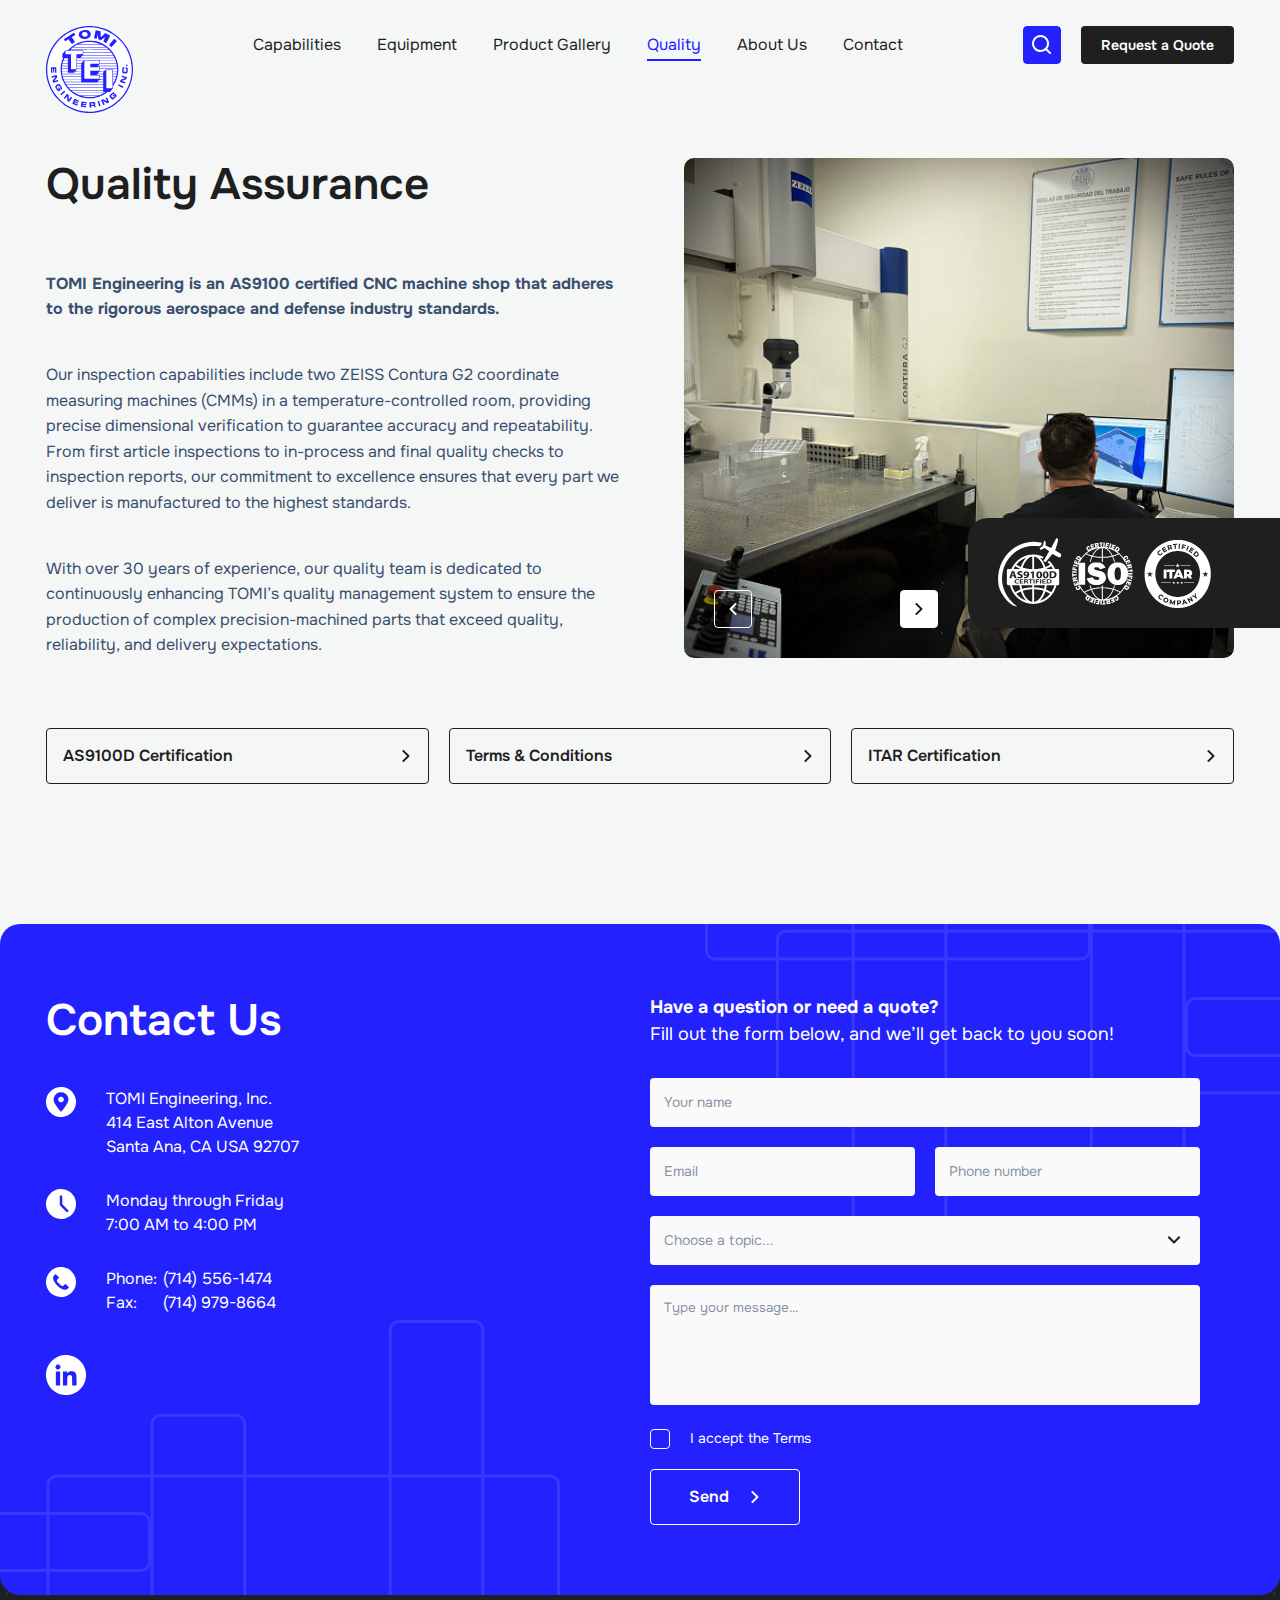
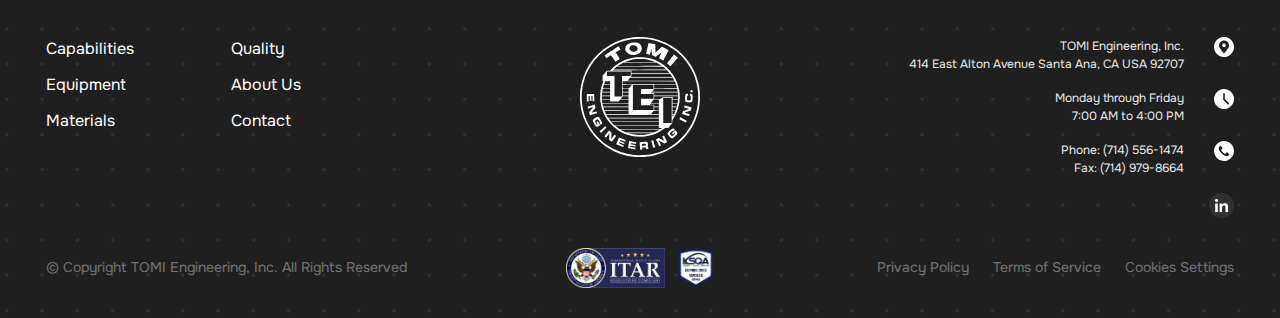
<file: quality.html>
<!DOCTYPE html>
<html lang="en">
<head>
    <meta charset="UTF-8">
    <meta http-equiv="X-UA-Compatible" content="IE=edge">
    <meta name="viewport" content="width=device-width, initial-scale=1.0">
    <link rel="stylesheet" href="css/style.min.css">
    <link rel="stylesheet" href="https://cdnjs.cloudflare.com/ajax/libs/animate.css/4.1.1/animate.min.css" />
    <!-- <link rel="stylesheet" href="https://cdn.jsdelivr.net/npm/@fancyapps/ui@5.0/dist/fancybox/fancybox.css" /> -->
    <link rel="stylesheet" href="https://cdn.jsdelivr.net/npm/swiper@11/swiper-bundle.min.css" />
    <title>Quality</title>
</head>

<body>
    <svg display="none">
    <symbol id="arrow" viewBox="0 0 8 14">
        <g>
            <path fill-rule="evenodd" clip-rule="evenodd"
                d="M0.843063 7.71102L6.50006 13.368L7.91406 11.954L2.96406 7.00401L7.91406 2.05401L6.50006 0.640015L0.843063 6.29701C0.655592 6.48454 0.550276 6.73885 0.550276 7.00401C0.550276 7.26918 0.655592 7.52349 0.843063 7.71102Z" />
        </g>
    </symbol>
    <symbol id="search" viewBox="0 0 20 20">
        <g>
            <path fill-rule="evenodd" clip-rule="evenodd"
                d="M8.50025 1.91687e-08C7.14485 0.000115492 5.80912 0.324364 4.60451 0.945694C3.3999 1.56702 2.36135 2.46742 1.57549 3.57175C0.789633 4.67609 0.279263 5.95235 0.0869618 7.29404C-0.10534 8.63574 0.0260029 10.004 0.470032 11.2846C0.914061 12.5652 1.6579 13.7211 2.63949 14.6557C3.62108 15.5904 4.81196 16.2768 6.11277 16.6576C7.41358 17.0384 8.7866 17.1026 10.1173 16.8449C11.448 16.5872 12.6977 16.015 13.7623 15.176L17.4143 18.828C17.6029 19.0102 17.8555 19.111 18.1177 19.1087C18.3799 19.1064 18.6307 19.0012 18.8161 18.8158C19.0015 18.6304 19.1066 18.3796 19.1089 18.1174C19.1112 17.8552 19.0104 17.6026 18.8283 17.414L15.1763 13.762C16.1642 12.5086 16.7794 11.0024 16.9514 9.41573C17.1233 7.82905 16.8451 6.22602 16.1485 4.79009C15.4519 3.35417 14.3651 2.14336 13.0126 1.29623C11.66 0.449106 10.0962 -0.000107143 8.50025 1.91687e-08ZM2.00025 8.5C2.00025 6.77609 2.68507 5.12279 3.90406 3.90381C5.12305 2.68482 6.77635 2 8.50025 2C10.2242 2 11.8775 2.68482 13.0964 3.90381C14.3154 5.12279 15.0003 6.77609 15.0003 8.5C15.0003 10.2239 14.3154 11.8772 13.0964 13.0962C11.8775 14.3152 10.2242 15 8.50025 15C6.77635 15 5.12305 14.3152 3.90406 13.0962C2.68507 11.8772 2.00025 10.2239 2.00025 8.5Z" />
        </g>
    </symbol>
    <symbol id="plane" viewBox="0 0 30 30">
        <g>
            <path fill-rule="evenodd" clip-rule="evenodd"
                d="M26.5041 0.0705083C26.1639 0.166192 25.7916 0.343614 25.5326 0.533399C25.4395 0.601661 21.4866 4.69824 16.7484 9.63699C12.0102 14.5757 8.09813 18.6165 8.05488 18.6165C8.01164 18.6165 6.82746 18.366 5.42338 18.0598C4.0193 17.7537 2.82539 17.5032 2.77025 17.5032C2.62863 17.5032 0.0223242 20.1226 0.0945703 20.1923C0.125859 20.2225 1.52748 21.0291 3.2093 21.985L6.26713 23.7228L7.97672 26.7339C8.91697 28.3901 9.72152 29.7922 9.76465 29.8498C9.83596 29.945 9.96106 29.8366 11.1642 28.6365C11.8909 27.9117 12.4854 27.2745 12.4854 27.2205C12.4854 27.1666 12.235 25.9745 11.9288 24.5714C11.6227 23.1683 11.3722 21.9835 11.3722 21.9385C11.3722 21.8935 15.4177 17.9758 20.3622 13.2324C25.3068 8.48908 29.4328 4.48672 29.5311 4.33824C29.8751 3.81893 29.9699 3.47926 29.9699 2.76688C29.9699 2.23619 29.9466 2.06346 29.838 1.78883C29.5574 1.07932 28.8984 0.421543 28.2028 0.156583C27.7658 -0.00988229 26.9387 -0.0517768 26.5041 0.0705083ZM9.92988 3.68147L8.57584 5.03557L5.9335 4.23811C4.4802 3.79953 3.25688 3.4407 3.21504 3.4407C3.1732 3.4407 2.4327 4.14734 1.56943 5.01102L0 6.58127L1.36477 7.43445C2.11541 7.90367 4.54201 9.42289 6.75715 10.8104L10.7847 13.3333L13.598 10.4014C15.1453 8.78885 16.4112 7.45291 16.4112 7.43264C16.4112 7.41236 16.0153 7.27783 15.5314 7.13369L14.6515 6.87154L15.6335 5.8884L16.6153 4.90525L15.986 4.2759L15.3567 3.6466L14.0524 4.9499C13.3351 5.66674 12.7151 6.2532 12.6747 6.2532C12.5998 6.2532 10.6029 5.66106 10.5546 5.62449C10.54 5.61348 10.9879 5.14402 11.5499 4.58135L12.5716 3.5583L11.9583 2.94289C11.621 2.6044 11.3312 2.32742 11.3145 2.32742C11.2977 2.32742 10.6746 2.93674 9.92988 3.68147ZM24.0848 14.3702L23.1162 15.3388L22.8546 14.4584C22.7106 13.9743 22.5772 13.5779 22.5579 13.5778C22.5388 13.5776 21.2025 14.8436 19.5885 16.3913L16.6539 19.2051L20.0296 24.598L23.4052 29.9908L24.9766 28.4203C25.8408 27.5565 26.5479 26.8169 26.5479 26.7767C26.5479 26.7365 26.1888 25.5136 25.7498 24.0592L24.9517 21.4149L26.3207 20.0449L27.6897 18.675L27.0604 18.0456L26.4311 17.4163L25.4077 18.4384C24.8447 19.0006 24.3752 19.4486 24.3642 19.434C24.3258 19.3834 23.7354 17.3977 23.7354 17.3193C23.7354 17.276 24.3218 16.6537 25.0384 15.9366L26.3413 14.6327L25.7279 14.0172C25.3905 13.6786 25.1007 13.4016 25.0839 13.4016C25.0671 13.4016 24.6175 13.8375 24.0848 14.3702Z" />
        </g>
    </symbol>
    <symbol id="shield" viewBox="0 0 26 30">
        <g>
            <path fill-rule="evenodd" clip-rule="evenodd"
                d="M12.1362 0.290724C10.1546 1.43617 7.35286 2.39138 4.63586 2.84786C3.76055 2.99492 2.32062 3.15628 1.16921 3.23631C0.541317 3.27993 0.282666 3.40815 0.099269 3.76666C-0.00598646 3.97228 -0.0111959 4.31403 0.0099556 9.60247C0.0343708 15.6961 0.0272156 15.5569 0.403738 17.2474C1.36177 21.5483 4.16074 25.4398 8.08789 27.9308C8.80365 28.3848 10.2281 29.103 11.0378 29.4182C11.7949 29.713 12.7138 30.0012 12.8926 30C13.1115 29.9986 14.6371 29.4565 15.4393 29.0951C21.2293 26.4868 25.1277 21.111 25.6606 15.0002C25.6962 14.5913 25.7237 12.0468 25.724 9.13174C25.7244 4.35652 25.7165 3.96933 25.6146 3.76666C25.4347 3.40841 25.1754 3.27987 24.5467 3.23719C20.3015 2.94922 16.7512 2.01831 13.8537 0.433387C13.3149 0.138647 12.9929 -0.00031329 12.8494 5.30317e-07C12.7132 0.000314351 12.4602 0.103436 12.1362 0.290724ZM14.2074 1.82995C16.9011 3.1013 19.5991 3.85522 22.5729 4.1676C23.0557 4.21838 23.5457 4.29966 23.6619 4.3483C23.9882 4.48506 24.2708 4.75489 24.4567 5.10731L24.6262 5.42866V10.0418C24.6262 14.9551 24.613 15.2327 24.3066 16.7391C23.3497 21.4429 20.1112 25.5607 15.651 27.7447C14.6009 28.2589 13.6075 28.6521 13.1358 28.7402C12.983 28.7688 12.7329 28.7688 12.5802 28.7402C11.8018 28.5948 9.68304 27.6307 8.54186 26.9027C4.88936 24.5728 2.3316 20.9737 1.43853 16.9075C1.10927 15.4083 1.09408 15.1106 1.09182 10.1046L1.08969 5.42866L1.23517 5.13329C1.39893 4.80077 1.72794 4.48431 2.04948 4.34999C2.1681 4.30041 2.66444 4.21831 3.15237 4.16748C4.83212 3.99261 6.34794 3.69229 7.93098 3.22074C9.00362 2.90121 10.6754 2.2538 11.5085 1.83522C12.3286 1.42324 12.4658 1.38081 12.9207 1.39895C13.2754 1.41307 13.4435 1.46937 14.2074 1.82995ZM12.0396 2.75867C11.5347 3.02567 10.0014 3.64553 9.09249 3.95019C7.25068 4.56741 5.38915 4.97676 3.46964 5.18651C2.53571 5.28863 2.45926 5.3069 2.2979 5.4672L2.12529 5.63867V9.78593V13.9332H7.24057H12.3558V8.28443C12.3558 5.1776 12.3346 2.63691 12.3088 2.63842C12.2829 2.63998 12.1618 2.69402 12.0396 2.75867ZM13.3601 8.28443V13.9332H18.4753H23.5906V9.78593V5.63867L23.4167 5.46475C23.2697 5.31775 23.1699 5.28386 22.7734 5.24595C19.6873 4.95127 16.6778 4.14764 13.9632 2.89343C13.6564 2.75164 13.3951 2.63565 13.3827 2.63565C13.3702 2.63565 13.3601 5.1776 13.3601 8.28443ZM2.22101 15.1728C2.23739 15.2677 2.29482 15.6137 2.34867 15.9416C3.09657 20.5006 6.18256 24.6527 10.3855 26.7549C10.8963 27.0104 11.8699 27.4174 12.2146 27.5196L12.3558 27.5615V21.2808V15.0002H7.27352H2.1912L2.22101 15.1728ZM13.3601 21.2808V27.5615L13.5013 27.5196C13.8461 27.4174 14.8197 27.0104 15.3304 26.7549C17.6748 25.5823 19.8843 23.5829 21.2669 21.3832C22.0109 20.1994 22.6475 18.7779 23.0289 17.4488C23.1894 16.8895 23.2812 16.4418 23.4955 15.1728L23.5247 15.0002H18.4424H13.3601V21.2808Z" />
        </g>
    </symbol>
    <symbol id="rocket" viewBox="0 0 30 30">
        <g>
            <path fill-rule="evenodd" clip-rule="evenodd"
                d="M25.6626 0.0193663C25.2215 0.0729071 24.2102 0.294576 23.6561 0.459186C20.2689 1.46544 16.0171 4.0694 12.2334 7.45484C11.5157 8.09692 11.5442 8.09288 10.1154 7.75492C8.75016 7.43197 8.48392 7.42793 7.87357 7.72114C7.55297 7.87508 7.09591 8.31232 3.78142 11.6358C1.14943 14.275 0.0386749 15.4265 0.0109956 15.5447C-0.0404927 15.7644 0.0920397 15.9645 0.341564 16.0434C0.447531 16.0769 1.75755 16.295 3.2527 16.5282C5.84007 16.9316 5.98838 16.9485 6.32734 16.8785C6.69086 16.8034 7.21278 16.561 7.49292 16.337C7.59754 16.2534 7.6943 16.2237 7.78613 16.2473C7.86149 16.2665 9.23601 17.5966 10.8407 19.203C13.9964 22.3623 13.9085 22.2549 13.6194 22.6004C13.2944 22.9887 13.0249 23.8023 13.0884 24.2034C13.1011 24.2838 13.2984 25.5502 13.5268 27.0177C13.7683 28.5695 13.9775 29.7408 14.0268 29.817C14.1242 29.9677 14.3339 30.036 14.5309 29.9812C14.6058 29.9604 16.3519 28.2494 18.4113 26.1789C22.5535 22.0141 22.4332 22.1564 22.4815 21.3619C22.5021 21.0223 22.4636 20.7685 22.2666 19.9453C22.1347 19.3937 22.0267 18.8839 22.0267 18.8126C22.0267 18.6126 22.1233 18.4692 22.6422 17.8988C25.0519 15.2503 27.3784 11.7416 28.611 8.89716C30.319 4.95538 30.4303 2.08992 28.9267 0.766415C28.6281 0.503637 28.2073 0.283727 27.709 0.130142C27.3965 0.0339097 26.1149 -0.0354646 25.6626 0.0193663ZM23.6898 4.5776C24.6492 4.92588 25.4026 5.76441 25.6326 6.74022C26.0802 8.63861 24.7903 10.4191 22.8555 10.5732C20.4996 10.761 18.8264 8.32522 19.8257 6.16242C20.2151 5.31955 21.1357 4.601 22.0267 4.44448C22.5111 4.35945 23.2521 4.41874 23.6898 4.5776ZM6.89078 19.0863C6.36088 19.636 5.92716 20.2089 5.38384 21.0768C4.15797 23.035 2.96788 25.9292 2.96788 26.9521C2.96788 27.4318 3.03743 27.4316 4.05751 26.9504C5.06869 26.4734 5.68925 26.2098 6.95558 25.7191C8.99382 24.9294 9.69038 24.514 10.8993 23.3673C11.2639 23.0215 11.3538 22.9024 11.3538 22.7651C11.3538 22.6186 11.0771 22.3173 9.43135 20.6715C7.9328 19.173 7.47661 18.7491 7.36238 18.7491C7.26069 18.7491 7.1162 18.8525 6.89078 19.0863Z" />
        </g>
    </symbol>
    <symbol id="address" viewBox="0 0 30 30">
        <g>
            <path fill-rule="evenodd" clip-rule="evenodd"
                d="M13.5761 0.0376677C6.90512 0.729265 1.45505 5.70991 0.261539 12.2055C-0.518702 16.4517 0.45679 20.6026 3.05419 24.0884C3.59946 24.8202 5.19585 26.4156 5.9369 26.9695C8.02365 28.529 10.323 29.4858 12.9601 29.892C13.7935 30.0204 16.0558 30.0386 16.8616 29.9234C20.2497 29.4389 23.1402 28.0456 25.4483 25.7846C26.8224 24.4386 27.6546 23.2868 28.5098 21.5474C29.2236 20.0958 29.6804 18.5816 29.9264 16.8515C30.0245 16.1611 30.0245 13.8438 29.9264 13.1534C29.5903 10.7893 28.7487 8.53025 27.5208 6.69648C25.1142 3.10201 21.4576 0.789784 17.1256 0.123017C16.3881 0.00949198 14.3259 -0.0401091 13.5761 0.0376677ZM15.7927 5.28475C17.7142 5.41565 19.7471 6.57679 20.9968 8.257C22.0736 9.70488 22.6489 11.812 22.384 13.3373C22.0197 15.4341 20.3175 18.366 17.2764 22.1344C16.5444 23.0415 15.0686 24.7466 15.0156 24.7466C14.9617 24.7466 13.7762 23.3897 12.9896 22.4279C10.1025 18.8971 8.36528 16.0646 7.75506 13.8931C7.61701 13.4018 7.59724 13.2278 7.60106 12.5371C7.6183 9.38309 9.68974 6.58407 12.7451 5.58618C13.4551 5.35431 14.5947 5.19031 15.1602 5.23862C15.257 5.24689 15.5416 5.26761 15.7927 5.28475ZM14.316 9.8123C12.8285 10.2126 11.9081 11.7536 12.2872 13.2097C12.6797 14.7173 14.2177 15.6474 15.6857 15.2648C17.1882 14.8732 18.1221 13.333 17.7421 11.8734C17.346 10.3519 15.7899 9.41573 14.316 9.8123Z" />
        </g>
    </symbol>
    <symbol id="hours" viewBox="0 0 30 30">
        <g>
            <path fill-rule="evenodd" clip-rule="evenodd"
                d="M13.5765 0.0678389C12.3301 0.18703 10.7802 0.557672 9.60036 1.01862C7.59866 1.80062 5.98834 2.85958 4.42399 4.42254C3.12895 5.71653 2.28963 6.88278 1.51857 8.45975C-0.519844 12.6286 -0.505417 17.4735 1.55774 21.6184C2.33326 23.1764 3.14714 24.3055 4.39531 25.5552C5.62729 26.7887 6.67013 27.5605 8.12135 28.3128C11.8057 30.2226 16.0802 30.5241 20.0025 29.1509C20.7681 28.8828 22.0823 28.2563 22.8137 27.8108C24.6957 26.6644 26.5357 24.8442 27.7637 22.9139C28.1365 22.328 28.8543 20.8576 29.1226 20.1304C29.4004 19.3776 29.751 17.9806 29.8874 17.0832C30.0375 16.0957 30.0375 13.9103 29.8874 12.9227C29.751 12.0253 29.4004 10.6283 29.1226 9.87551C28.8543 9.14829 28.1365 7.67797 27.7637 7.09204C26.8386 5.63789 25.3372 4.00068 24.0454 3.03743C20.9935 0.761774 17.2938 -0.287684 13.5765 0.0678389ZM15.7248 6.4785C15.8608 6.57425 16.0335 6.76875 16.1085 6.91079L16.245 7.1691V11.1287V15.0883L19.3188 18.1661C21.941 20.7915 22.402 21.2783 22.4563 21.4782C22.5565 21.8478 22.5324 22.1051 22.3666 22.4375C22.1037 22.9647 21.5519 23.2207 20.969 23.0858C20.682 23.0194 20.572 22.9168 17.3403 19.6987C15.4735 17.8396 13.9575 16.2835 13.8937 16.1605C13.7832 15.9479 13.7801 15.801 13.7954 11.4922L13.8111 7.04346L13.987 6.79388C14.252 6.41809 14.5969 6.25764 15.0842 6.28354C15.4057 6.30065 15.5227 6.33628 15.7248 6.4785Z" />
        </g>
    </symbol>
    <symbol id="phone" viewBox="0 0 30 30">
        <g>
            <path fill-rule="evenodd" clip-rule="evenodd"
                d="M13.6314 0.0654354C9.08609 0.503117 5.0382 2.92051 2.50169 6.71215C0.788657 9.27282 -0.112794 12.4664 0.0113116 15.535C0.208814 20.4208 2.65505 24.796 6.7034 27.5043C10.5939 30.1069 15.5916 30.7172 20.0519 29.1344C23.1452 28.0366 25.9079 25.8199 27.6918 23.0043C28.1062 22.3503 28.8154 20.9066 29.0962 20.1453C29.8168 18.1916 30.1355 15.794 29.9466 13.7469C29.4586 8.45889 26.3696 3.9164 21.6773 1.58648C19.1514 0.332289 16.3533 -0.19667 13.6314 0.0654354ZM9.82128 7.2132C10.009 7.28308 12.8514 10.087 12.98 10.3292C13.182 10.7097 13.1408 10.7796 12.0755 11.8626C11.5319 12.4154 11.0434 12.9529 10.9901 13.0571C10.7666 13.4934 10.8131 14.0185 11.1146 14.4672C12.0935 15.9237 14.6716 18.414 15.8598 19.0508C16.1313 19.1963 16.6647 19.2097 16.979 19.0789C17.1129 19.0232 17.5702 18.6177 18.1643 18.0281C19.1461 17.0537 19.2975 16.9493 19.6152 17.0276C19.8163 17.0771 22.6939 19.928 22.828 20.2105C22.9612 20.4912 22.8926 20.7007 22.5416 21.0856C21.3361 22.4073 20.0088 22.9931 18.643 22.8063C17.1012 22.5954 14.6115 21.362 12.7709 19.8972C12.0987 19.3623 10.4302 17.6875 9.88495 17.0005C9.20802 16.1476 8.51838 15.0777 8.07624 14.1946C7.19478 12.4341 6.9563 11.4289 7.16916 10.3711C7.36649 9.39077 7.70181 8.83566 8.67701 7.87494C9.25387 7.30671 9.40001 7.1952 9.6161 7.15862C9.6382 7.15487 9.73053 7.17943 9.82128 7.2132Z" />
        </g>
    </symbol>
    <symbol id="linkedin" viewBox="0 0 40 40">
        <g>
            <path fill-rule="evenodd" clip-rule="evenodd"
                d="M18.3213 0.0254704C15.393 0.32911 12.7172 1.14181 10.3678 2.4413C4.80274 5.51945 1.13018 10.8155 0.14691 17.1805C-0.0495555 18.4525 -0.0488511 21.5472 0.148319 22.8107C0.839078 27.2378 2.76639 31.077 5.83916 34.1468C8.90887 37.2135 12.7179 39.1241 17.1472 39.8189C18.264 39.9941 20.5506 40.0556 21.7708 39.9434C30.373 39.1521 37.4904 33.01 39.4947 24.6483C39.9112 22.9109 40.0003 22.0901 40 19.9956C39.9996 17.7977 39.8972 16.9279 39.4155 15.03C37.7954 8.64797 33.0921 3.45809 26.853 1.16824C25.8376 0.795557 24.0545 0.34475 22.9002 0.168962C22.1109 0.048695 19.0288 -0.0478786 18.3213 0.0254704ZM13.0898 9.75837C13.9781 10.1839 14.4872 11.0105 14.4839 12.0218C14.4815 12.7557 14.2312 13.3195 13.6787 13.8358C12.4232 15.009 10.4177 14.6111 9.6815 13.0427C9.51204 12.6818 9.47713 12.4972 9.48034 11.9803C9.4837 11.4523 9.51955 11.284 9.71038 10.9009C10.3478 9.62144 11.7879 9.13451 13.0898 9.75837ZM26.9313 16.288C28.2104 16.5409 29.2238 17.311 29.7901 18.4605C30.4503 19.8008 30.5906 21.3452 30.5552 26.8769L30.5319 30.5131L28.364 30.5339L26.1962 30.5546L26.1693 26.233C26.1397 21.4819 26.1437 21.523 25.645 20.7708C25.2174 20.1258 24.3894 19.8405 23.3966 19.996C22.4306 20.1472 21.8123 20.6959 21.4768 21.6996C21.3056 22.212 21.3009 22.3212 21.274 26.3882L21.2466 30.5522H19.0991H16.9515V23.5144V16.4767H19.0257H21.1V17.4151C21.1 18.2963 21.1737 18.581 21.2993 18.1854C21.3288 18.0929 21.5864 17.785 21.8721 17.5011C23.1032 16.2777 24.8096 15.8685 26.9313 16.288ZM14.1337 23.5144V30.5522H11.9812H9.82865V23.5144V16.4767H11.9812H14.1337V23.5144Z" />
        </g>
    </symbol>
    <symbol id="linkedin-footer" viewBox="0 0 25 25">
        <g>
            <circle cx="12.5" cy="12.5" r="12.5" fill="white" />
            <path fill-rule="evenodd" clip-rule="evenodd"
                d="M11.4508 0.015919C9.62063 0.205694 7.94823 0.713634 6.47987 1.52581C3.00172 3.44966 0.706359 6.7597 0.0918186 10.7378C-0.0309722 11.5328 -0.0305319 13.467 0.0926991 14.2567C0.524424 17.0236 1.729 19.4231 3.64947 21.3418C5.56804 23.2584 7.94867 24.4526 10.717 24.8868C11.415 24.9963 12.8441 25.0348 13.6068 24.9646C18.9832 24.47 23.4315 20.6313 24.6842 15.4052C24.9445 14.3193 25.0002 13.8063 25 12.4972C24.9998 11.1235 24.9358 10.5799 24.6347 9.39377C23.6221 5.40498 20.6826 2.16131 16.7831 0.730153C16.1485 0.497223 15.034 0.215469 14.3127 0.105601C13.8193 0.0304343 11.893 -0.0299241 11.4508 0.015919ZM8.18114 6.09898C8.73634 6.36495 9.05452 6.88159 9.05241 7.51362C9.05095 7.97229 8.8945 8.32472 8.54917 8.64738C7.76453 9.38062 6.51104 9.13191 6.05094 8.15171C5.94502 7.92616 5.92321 7.81077 5.92521 7.48771C5.92732 7.15767 5.94972 7.0525 6.06899 6.81307C6.46735 6.0134 7.36744 5.70907 8.18114 6.09898ZM16.8321 10.18C17.6315 10.3381 18.2649 10.8194 18.6188 11.5378C19.0314 12.3755 19.1192 13.3408 19.097 16.7981L19.0824 19.0707L17.7275 19.0837L16.3727 19.0966L16.3558 16.3956C16.3373 13.4262 16.3398 13.4519 16.0281 12.9818C15.7608 12.5786 15.2434 12.4003 14.6229 12.4975C14.0191 12.592 13.6327 12.9349 13.423 13.5623C13.316 13.8825 13.3131 13.9508 13.2963 16.4926L13.2792 19.0951H11.9369H10.5947V14.6965V10.2979H11.8911H13.1875V10.8844C13.1875 11.4352 13.2336 11.6131 13.3121 11.3659C13.3305 11.3081 13.4915 11.1156 13.6701 10.9382C14.4395 10.1735 15.506 9.91779 16.8321 10.18ZM8.83354 14.6965V19.0951H7.48823H6.14291V14.6965V10.2979H7.48823H8.83354V14.6965Z"
                fill="#303030" />
        </g>
    </symbol>
    <symbol id="capabilities-1" viewBox="0 0 40 40">
        <g>
            <path fill-rule="evenodd" clip-rule="evenodd"
                d="M3.51562 11.1719V22.3438H5.85906H8.20242L8.22234 13.5352L8.24219 4.72656L11.1914 4.70609L14.1406 4.68563V5.85844V7.03125H15.3125H16.4844V10V12.9688H17.6562H18.8281V14.7266V16.4844H20H21.1719V14.7266V12.9688H22.3438H23.5156V10V7.03125H24.6875H25.8594V5.85844V4.68563L28.8086 4.70609L31.7578 4.72656L31.7777 13.5352L31.7976 22.3438H34.1409H36.4844V11.1719V0H34.1406H31.7969V1.17188V2.34375H28.8281H25.8594V1.17188V0H20H14.1406V1.17188V2.34375H11.1719H8.20312V1.17188V0H5.85938H3.51562V11.1719ZM11.7969 20.5859V22.3438H20H28.2031V20.5859V18.8281H20H11.7969V20.5859ZM0 29.4141V34.1406H20H40V29.4141V24.6875H20H0V29.4141ZM7.03125 29.4162V30.6291L5.87891 30.6076L4.72656 30.5859L4.70469 29.4959C4.69273 28.8965 4.70039 28.3603 4.7218 28.3045C4.75125 28.2278 5.03742 28.2031 5.89602 28.2031H7.03125V29.4162ZM11.7578 29.4141V30.5859H10.5859H9.41406L9.39219 29.4959C9.38023 28.8965 9.38828 28.3594 9.41008 28.3024C9.44117 28.2216 9.70242 28.2037 10.6038 28.2205L11.7578 28.2422V29.4141ZM16.4453 29.4141V30.5859L15.293 30.6076L14.1406 30.6291V29.4141V28.199L15.293 28.2205L16.4453 28.2422V29.4141ZM4.6875 38.2422V40H8.22344H11.7595L12.6373 38.2422L13.5152 36.4844H9.10133H4.6875V38.2422ZM28.5346 38.2422L29.4124 40H32.9484H36.4844V38.2422V36.4844H32.0705H27.6567L28.5346 38.2422Z" />
        </g>
    </symbol>
    <symbol id="capabilities-2" viewBox="0 0 40 40">
        <g>
            <path fill-rule="evenodd" clip-rule="evenodd"
                d="M9.55885 0.927881V2.10088H14.3008H19.0427L19.0426 3.95813L19.0423 5.81537L18.5919 6.04817C17.9398 6.38506 17.3769 6.97852 17.0256 7.69937L16.7298 8.30627L15.0651 8.8579L13.4004 9.40952L12.7249 11.4315C12.3534 12.5436 12.0798 13.4813 12.117 13.5152C12.2374 13.6249 14.1914 14.2398 14.2469 14.1854C14.2766 14.1565 14.5148 13.493 14.7762 12.711L15.2517 11.2894L16.0695 11.0014C17.0369 10.6606 17.0583 10.6577 17.1223 10.8586C17.2153 11.1513 17.793 11.799 18.2027 12.07C18.8298 12.485 19.4228 12.6579 20.2184 12.6579C21.014 12.6579 21.607 12.485 22.2342 12.07C22.6438 11.799 23.2215 11.1513 23.3145 10.8586C23.3785 10.6577 23.3999 10.6606 24.3673 11.0014L25.1851 11.2894L25.6606 12.711C25.9221 13.493 26.1602 14.1565 26.1899 14.1854C26.2454 14.2398 28.1994 13.6249 28.3198 13.5152C28.3571 13.4813 28.0834 12.5436 27.7119 11.4315L27.0364 9.40952L25.3717 8.8579L23.707 8.30627L23.4112 7.69937C23.0599 6.97852 22.497 6.38506 21.8449 6.04817L21.3945 5.81537L21.3943 3.95813L21.3941 2.10088H26.136H30.878V0.927881V-0.245117H20.2184H9.55885V0.927881ZM3.68041 21.5335V25.639H8.42235H13.1643V21.5335V17.4281H8.42235H3.68041V21.5335ZM15.5157 21.5335V25.639H20.2184H24.9212V21.5335V17.4281H20.2184H15.5157V21.5335ZM27.2725 21.5335V25.639H32.0145H36.7564V21.5335V17.4281H32.0145H27.2725V21.5335ZM5.43987 28.0688C4.71032 28.1551 3.68496 28.48 3.05338 28.8249C2.73548 28.9986 2.28887 29.359 1.86547 29.7837C1.29549 30.3555 1.13082 30.5817 0.834939 31.1992C0.362391 32.1853 0.207827 32.8746 0.216136 33.9587C0.234241 36.3247 1.37905 38.166 3.45445 39.1674C4.76683 39.8006 3.43571 39.7541 20.2576 39.7541H35.228L35.8665 39.584C38.5594 38.8664 40.2128 36.7164 40.2158 33.9282C40.217 32.8385 40.0422 32.0819 39.5653 31.113C39.2995 30.5728 39.1049 30.3158 38.5264 29.7409C37.7118 28.9313 36.9683 28.5099 35.8158 28.2047L35.1496 28.0283L20.5711 28.0159C12.5529 28.009 5.7439 28.0328 5.43987 28.0688ZM10.6464 30.5566C12.1978 31.0383 13.1345 32.3667 13.1067 34.0455C13.0915 34.9643 12.768 35.6906 12.0526 36.4126C10.0776 38.4058 6.61367 37.2834 6.11126 34.4875C5.87268 33.1594 6.5933 31.5704 7.73755 30.9013C8.57668 30.4107 9.73465 30.2735 10.6464 30.5566ZM21.2013 30.5298C23.0165 30.9985 24.1149 32.9488 23.6238 34.8307C23.2823 36.1391 22.1443 37.1498 20.743 37.3894C19.0461 37.6793 17.2474 36.5085 16.8122 34.8307C16.318 32.9252 17.4775 30.9304 19.3326 30.4949C19.8101 30.3828 20.6959 30.3994 21.2013 30.5298ZM31.8871 30.5566C33.2141 30.9686 34.1124 32.0265 34.3286 33.4318C34.6805 35.7177 32.5921 37.7655 30.3 37.3824C28.3798 37.0614 27.0865 35.3243 27.3551 33.427C27.5491 32.0566 28.456 30.9777 29.7648 30.5602C30.3651 30.3687 31.2772 30.3672 31.8871 30.5566ZM9.12776 32.8247C9.04154 32.8621 8.87413 32.9897 8.75562 33.1081C8.18572 33.6783 8.37916 34.6225 9.13419 34.9557C9.84376 35.2689 10.6719 34.8182 10.7351 34.0846C10.7765 33.6033 10.7261 33.4439 10.4336 33.1311C10.1635 32.8422 10.0894 32.8066 9.70863 32.783C9.47537 32.7684 9.21398 32.7873 9.12776 32.8247ZM19.5834 32.9327C19.2675 33.1433 19.043 33.5523 19.0429 33.9176C19.0427 34.265 19.3109 34.7281 19.6168 34.9082C19.94 35.0987 20.501 35.0963 20.8291 34.9029C21.3505 34.5956 21.5373 33.7689 21.201 33.2568C20.8703 32.7534 20.0877 32.5966 19.5834 32.9327ZM30.2501 32.9312C29.8464 33.2053 29.6892 33.468 29.6892 33.8687C29.6892 34.505 30.0578 34.9401 30.6984 35.06C31.069 35.1294 31.6454 34.8417 31.8499 34.4852C32.0535 34.1302 32.0454 33.6298 31.8304 33.2826C31.5082 32.7626 30.7475 32.5934 30.2501 32.9312Z" />
        </g>
    </symbol>
    <symbol id="capabilities-3" viewBox="0 0 40 40">
        <g>
            <path fill-rule="evenodd" clip-rule="evenodd"
                d="M16.9995 0.263292C16.5125 0.558058 16.4134 0.828839 16.4095 1.87462L16.4062 2.77306L15.5466 2.98673C14.0226 3.36556 12.4262 4.02728 10.9727 4.88275L10.2196 5.32595L9.54078 4.66165C9.01078 4.14306 8.79664 3.98517 8.56406 3.94157C7.96047 3.82829 7.82375 3.92806 5.8068 5.95415C4.2068 7.56134 3.91016 7.89501 3.86562 8.13806C3.76875 8.66618 3.88289 8.90048 4.58898 9.6229L5.25164 10.3009L4.84625 10.972C3.99289 12.3849 3.06719 14.6674 2.80898 15.9957L2.71406 16.484H1.81687C1.03219 16.484 0.880625 16.5059 0.608047 16.6592C0.0127344 16.9938 0 17.0636 0 19.9996C0 22.9356 0.0127344 23.0055 0.608047 23.3401C0.880625 23.4933 1.03219 23.5152 1.81687 23.5152H2.71406L2.80898 24.0035C3.06359 25.3134 3.9325 27.4664 4.80437 28.9478L5.2482 29.7019L4.58391 30.3807C4.06531 30.9107 3.90742 31.1249 3.86383 31.3574C3.75055 31.961 3.85031 32.0977 5.87641 34.1147C7.48359 35.7147 7.81727 36.0113 8.06031 36.0559C8.58773 36.1526 8.82297 36.0384 9.54055 35.337L10.2139 34.6788L11.1658 35.2242C12.6317 36.0641 14.2886 36.7268 15.8008 37.0782L16.4062 37.2189V38.1045C16.4062 39.1563 16.5224 39.4699 17.0143 39.7463C17.3198 39.918 17.3775 39.9215 19.9161 39.9215C22.3578 39.9215 22.5239 39.9125 22.8145 39.7642C23.013 39.663 23.179 39.497 23.2802 39.2985C23.4325 39 23.4375 38.8461 23.4375 34.4601V29.9299L23.0273 30.0703C22.8018 30.1476 22.3008 30.2772 21.9141 30.3584C20.959 30.5589 18.9188 30.5624 17.9688 30.3652C15.7563 29.9059 14.0338 28.9756 12.4602 27.3898C10.9105 25.8282 10.0129 24.1478 9.55586 21.9527C9.36391 21.0313 9.36391 18.968 9.55586 18.0465C10.0124 15.8538 10.9076 14.1769 12.4602 12.6059C14.4091 10.6338 16.7449 9.59993 19.5312 9.47618C20.6521 9.42642 21.9211 9.57962 22.8618 9.87837L23.4375 10.0612V5.53509C23.4375 1.15314 23.4325 0.99923 23.2802 0.700714C23.179 0.502199 23.013 0.336261 22.8145 0.235011C22.5238 0.08673 22.3583 0.0777456 19.9055 0.0781362C17.3093 0.0785269 17.3041 0.0788393 16.9995 0.263292ZM30.6833 0.548214C29.8913 0.748371 29.118 1.32767 28.7334 2.00915L28.5007 2.4215H27.141H25.7812V3.59337V4.76525H27.141H28.5007L28.7334 5.17759C29.0359 5.7136 29.5037 6.12946 30.1466 6.43415C30.6137 6.6554 30.7363 6.67931 31.4062 6.67931C32.0774 6.67931 32.1984 6.65564 32.6703 6.43204C33.3966 6.08798 33.849 5.64509 34.2004 4.934C34.4761 4.37618 34.4922 4.30235 34.4922 3.59337C34.4922 2.88439 34.4761 2.81056 34.2004 2.25275C33.6725 1.18454 32.7346 0.557746 31.582 0.502902C31.249 0.487042 30.8446 0.507433 30.6833 0.548214ZM36.142 7.19087C35.6477 7.31509 34.9441 7.7315 34.6025 8.10204C34.4271 8.29235 34.1742 8.68173 34.0405 8.96735C33.834 9.40876 33.797 9.58056 33.7934 10.1142C33.791 10.4594 33.8145 10.856 33.8457 10.9956C33.9016 11.2466 33.8882 11.2611 32.6392 12.3042L31.3762 13.359H28.5787H25.7812V14.5309V15.7027H28.9102C31.6311 15.7027 32.0706 15.6863 32.2818 15.5772C32.4153 15.5081 33.1754 14.908 33.9708 14.2434C35.1318 13.2734 35.4491 13.0454 35.5796 13.087C36.3464 13.3317 36.5646 13.3669 37.0933 13.331C38.2205 13.2546 39.1533 12.6185 39.6691 11.5746C39.9448 11.0168 39.9609 10.943 39.9609 10.234C39.9609 9.52501 39.9448 9.45118 39.6691 8.89337C39.1413 7.82517 38.2034 7.19837 37.0507 7.14353C36.7177 7.12767 36.3088 7.14899 36.142 7.19087ZM18.7109 11.8831C17.0775 12.1187 15.3505 12.9991 14.1326 14.217C13.081 15.2685 12.3673 16.5358 11.9332 18.1222C11.7005 18.9725 11.7005 21.0267 11.9332 21.877C12.2076 22.8795 12.5556 23.6809 13.0457 24.4384C14.4598 26.6242 16.8663 28.0281 19.4531 28.1764C20.5314 28.2383 21.4727 28.1081 22.5391 27.7495L23.3984 27.4605V19.9996V12.5388L22.5391 12.2505C21.2587 11.8209 19.9878 11.699 18.7109 11.8831ZM36.152 16.9545C35.36 17.1546 34.5868 17.7339 34.2022 18.4154L33.9695 18.8277H29.8754H25.7812V19.9996V21.1715H29.8754H33.9695L34.2022 21.5838C34.5047 22.1199 34.9724 22.5357 35.6154 22.8404C36.0824 23.0617 36.2051 23.0856 36.875 23.0856C37.5462 23.0856 37.6671 23.0619 38.1391 22.8383C38.8654 22.4942 39.3177 22.0513 39.6691 21.3402C39.9448 20.7824 39.9609 20.7086 39.9609 19.9996C39.9609 19.2906 39.9448 19.2168 39.6691 18.659C39.1413 17.5908 38.2034 16.964 37.0507 16.9092C36.7177 16.8933 36.3134 16.9137 36.152 16.9545ZM25.7812 25.4684V26.6402H28.5787H31.3762L32.6392 27.6951C33.8882 28.7381 33.9016 28.7527 33.8457 29.0037C33.8145 29.1432 33.7912 29.5447 33.7937 29.8958C33.7978 30.47 33.8274 30.5931 34.0884 31.1212C34.4316 31.8155 34.8845 32.2538 35.625 32.6082C36.0831 32.8274 36.2054 32.8512 36.875 32.8512C37.5462 32.8512 37.6671 32.8275 38.1391 32.6039C38.8654 32.2599 39.3177 31.817 39.6691 31.1059C39.9448 30.5481 39.9609 30.4742 39.9609 29.7652C39.9609 29.0563 39.9448 28.9824 39.6691 28.4246C39.1533 27.3807 38.2205 26.7446 37.0933 26.6682C36.5646 26.6324 36.3464 26.6675 35.5796 26.9122C35.4491 26.9538 35.1318 26.7258 33.9708 25.7558C33.1754 25.0913 32.4153 24.4911 32.2818 24.422C32.0706 24.3129 31.6311 24.2965 28.9102 24.2965H25.7812V25.4684ZM30.6833 33.3607C29.8913 33.5609 29.118 34.1402 28.7334 34.8217L28.5007 35.234H27.141H25.7812V36.4059V37.5777H27.141H28.5007L28.7334 37.9901C29.0359 38.5261 29.5037 38.942 30.1466 39.2467C30.6137 39.4679 30.7363 39.4918 31.4062 39.4918C32.0774 39.4918 32.1984 39.4681 32.6703 39.2445C33.3966 38.9005 33.849 38.4576 34.2004 37.7465C34.4761 37.1887 34.4922 37.1149 34.4922 36.4059C34.4922 35.6969 34.4761 35.6231 34.2004 35.0652C33.6725 33.997 32.7346 33.3702 31.582 33.3154C31.249 33.2995 30.8446 33.3199 30.6833 33.3607Z" />
        </g>
    </symbol>
    <symbol id="capabilities-4" viewBox="0 0 40 40">
        <g>
            <path fill-rule="evenodd" clip-rule="evenodd"
                d="M17.3965 0.159182C15.5942 1.10856 0.47846 9.65606 0.348538 9.79918C0.253382 9.90403 0.133929 10.1288 0.0830694 10.2986C0.00564755 10.5568 0.0120538 10.6639 0.122132 10.9521C0.194476 11.1415 0.313929 11.3496 0.387601 11.4143C0.510491 11.5222 16.6751 20.6153 17.4171 20.9938C17.8378 21.2084 18.1361 21.203 18.5905 20.9726C19.3489 20.588 35.4489 11.5301 35.5773 11.4158C35.651 11.3503 35.7704 11.1415 35.8428 10.9521C35.9528 10.6639 35.9592 10.5568 35.8818 10.2986C35.831 10.1288 35.7115 9.90324 35.6164 9.79746C35.4767 9.64215 19.9059 0.841604 18.5905 0.174494C18.1412 -0.0533962 17.8081 -0.0576149 17.3965 0.159182ZM2.6551 17.8278C1.50823 18.4786 0.479554 19.0967 0.369085 19.2013C-0.0581025 19.6058 -0.0510713 20.3747 0.383538 20.7851C0.502366 20.8974 2.28713 21.9362 4.34963 23.0936C13.2949 28.1134 17.1785 30.2878 17.4121 30.4069C17.7556 30.5822 18.2379 30.5668 18.6272 30.3682C18.8066 30.2767 20.6596 29.2439 22.7453 28.0732C24.8308 26.9026 28.5235 24.83 30.9512 23.4675C33.3789 22.105 35.4625 20.8982 35.5814 20.7857C35.8643 20.5177 35.9824 20.081 35.8773 19.6909C35.8334 19.5278 35.7002 19.3014 35.5814 19.1881C35.4625 19.0747 34.4192 18.4516 33.2628 17.8034L31.1603 16.6248L29.4346 17.5932C28.4856 18.1258 25.8565 19.6018 23.5924 20.8732C21.3282 22.1445 19.2892 23.2475 19.0611 23.3244C18.5089 23.5106 17.4596 23.5118 16.9114 23.3269C16.6876 23.2514 13.9103 21.7331 10.7396 19.9528C7.56885 18.1725 4.9219 16.6998 4.85744 16.6802C4.79299 16.6606 3.8019 17.177 2.6551 17.8278ZM8.19799 20.3779C9.02619 20.8828 8.94034 22.0682 8.04877 22.4377C7.40323 22.7052 6.79455 22.4304 6.53658 21.7549C6.32518 21.2014 6.56854 20.6404 7.16213 20.3129C7.4108 20.1757 7.91877 20.2075 8.19799 20.3779ZM28.8262 20.3318C29.584 20.7261 29.7241 21.621 29.1222 22.2229C28.4246 22.9204 27.2006 22.3972 27.2015 21.4018C27.2022 20.5411 28.0964 19.9521 28.8262 20.3318ZM13.1371 23.2495C13.8989 23.6322 13.9807 24.7332 13.2842 25.2299C12.9364 25.4781 12.3111 25.4908 11.9969 25.2562C11.6103 24.9675 11.459 24.6943 11.459 24.2845C11.459 23.4236 12.3679 22.863 13.1371 23.2495ZM23.9207 23.2884C24.3397 23.5736 24.5059 23.8564 24.5059 24.2845C24.5059 24.8869 24.0599 25.3667 23.4406 25.4307C22.7728 25.4996 22.2012 24.971 22.2012 24.2845C22.2012 23.3854 23.2071 22.8027 23.9207 23.2884ZM18.4811 25.9554C18.8784 26.1213 19.1153 26.5091 19.1153 26.9936C19.1153 27.6631 18.6374 28.1517 17.9824 28.1517C17.3275 28.1517 16.8496 27.6631 16.8496 26.9936C16.8496 26.1252 17.6574 25.6111 18.4811 25.9554ZM2.63088 27.2589C1.47073 27.9065 0.443694 28.5222 0.348538 28.6271C0.253382 28.7321 0.133929 28.9569 0.0830694 29.1268C0.00564755 29.385 0.0120538 29.4921 0.122132 29.7802C0.194476 29.9697 0.313929 30.1777 0.387601 30.2424C0.510491 30.3504 16.6751 39.4434 17.4171 39.8219C17.8283 40.0317 18.1364 40.0315 18.552 39.8211C18.7328 39.7296 21.4824 38.1946 24.6621 36.4103C27.8418 34.6259 31.5684 32.5368 32.9434 31.7679C34.3184 30.999 35.5212 30.2834 35.6164 30.1777C35.7115 30.0719 35.831 29.8464 35.8818 29.6766C35.9592 29.4184 35.9528 29.3113 35.8428 29.0232C35.7704 28.8337 35.651 28.6252 35.5773 28.5598C35.4069 28.4086 31.2634 26.0814 31.1646 26.0814C31.124 26.0814 29.4686 26.9911 27.4859 28.103C25.5031 29.215 22.8982 30.6759 21.6972 31.3496C20.4963 32.0234 19.3108 32.6429 19.063 32.7264C18.4592 32.9299 17.5072 32.9304 16.9057 32.7276C16.66 32.6448 14.1914 31.3041 11.4199 29.7483C8.64846 28.1925 6.04385 26.731 5.63198 26.5005C5.22002 26.27 4.85088 26.0814 4.81166 26.0814C4.77237 26.0815 3.79104 26.6114 2.63088 27.2589Z" />
        </g>
    </symbol>
</svg>
    <div class="wrapper">
        <header class="header">
            <div class="header__main">
                <div class="header__container container">
                    <div class="header__row">
                        <a href="index.html" class="header__logo">
                            <img src="img/logo.svg" alt="logo">
                        </a>
                        <nav class="header__menu menu-header" data-da="mobile-header__content, 1, 1100">
                            <ul class="menu-header__list">
                                <li class="menu-header__item">
                                    <a href="сapabilities.html" class="menu-header__link text_medium">Capabilities</a>
                                </li>
                                <li class="menu-header__item">
                                    <a href="equipment.html" class="menu-header__link text_medium">Equipment</a>
                                </li>
                                <li class="menu-header__item">
                                    <a href="gallery.html" class="menu-header__link text_medium">Product Gallery</a>
                                </li>
                                <li class="menu-header__item">
                                    <a href="quality.html" class="menu-header__link text_medium active">Quality</a>
                                </li>
                                <li class="menu-header__item">
                                    <a href="about.html" class="menu-header__link text_medium">About Us</a>
                                </li>
                                <li class="menu-header__item">
                                    <a href="" class="menu-header__link text_medium link-scroll"
                                        data-scroll="contacts">Contact</a>
                                </li>
                            </ul>
                        </nav>
                        <div class="header__actions">
                            <div class="header__search search-header" data-da="mobile-header__content, 0, 1100">
                                <div class="search-header__body">
                                    <button class="search-header__open search-header__btn">
                                        <svg>
                                            <use xlink:href="#search"></use>
                                        </svg>
                                    </button>
                                    <button class="search-header__close">
                                        <svg>
                                            <use xlink:href="#arrow"></use>
                                        </svg>
                                    </button>
                                    <form action="#" class="search-header__form form-search-header">
                                        <div class="form-search-header__item">
                                            <input placeholder="Search..." autocomplete='off' type='text' name='form[]'
                                                class='form-search-header__input text_small'>
                                        </div>
                                        <button type='submit' class='form-search-header__btn search-header__btn'>
                                            <svg>
                                                <use xlink:href="#search"></use>
                                            </svg>
                                        </button>
                                    </form>
                                </div>
                            </div>
                            <a href="" class="header__btn-request text_small link-scroll" data-scroll="contacts"
                                data-da="mobile-header__content, 2, 1100">Request
                                a Quote</a>
                        </div>
                        <button class="header__burger">
                            <span></span><span></span><span></span>
                        </button>
                    </div>
                </div>
            </div>
            <div class="header__mobile mobile-header">
                <div class="mobile-header__inner">
                    <div class="mobile-header__container">
                        <div class="mobile-header__body">
                            <div class="mobile-header__top">
                                <a href="index.html" class="mobile-header__logo text_small">TOMI Egineering</a>
                            </div>
                            <div class="mobile-header__content"></div>
                        </div>
                    </div>
                </div>
            </div>
        </header>
        <main class="quality black">
            <section class="quality__main main-quality">
                <div class="main-quality__container container">
                    <div class="main-quality__row">
                        <div class="main-quality__column main-quality__column_content">
                            <div class="main-quality__body">
                                <h2 class="main-quality__title">Quality Assurance </h2>
                                <div class="main-quality__content">
                                    <div class="main-quality__subtitle">
                                        TOMI Engineering is an AS9100 certified CNC machine shop that adheres to the
                                        rigorous
                                        aerospace and defense industry standards.
                                    </div>
                                    <div class="main-quality__text">
                                        <p>
                                            Our inspection capabilities include two ZEISS Contura G2 coordinate
                                            measuring
                                            machines (CMMs) in a temperature-controlled room, providing precise
                                            dimensional
                                            verification to guarantee accuracy and repeatability. From first article
                                            inspections to in-process and final quality checks to inspection reports,
                                            our
                                            commitment to excellence ensures that every part we deliver is manufactured
                                            to
                                            the highest standards.
                                        </p>
                                        <p>
                                            With over 30 years of experience, our quality team is dedicated to
                                            continuously
                                            enhancing TOMI’s quality management system to ensure the production of
                                            complex
                                            precision-machined parts that exceed quality, reliability, and delivery
                                            expectations.
                                        </p>
                                    </div>
                                </div>
                            </div>
                        </div>
                        <div class="main-quality__column main-quality__column_slider">
                            <div class="main-quality__slider slider-main-quality">
                                <div class="slider-main-quality__swiper swiper">
                                    <div class="swiper-wrapper">
                                        <div class="swiper-slide">
                                            <div class="slider-main-quality__item">
                                                <img src="img/quality/01.jpg" alt="quality-img">
                                            </div>
                                        </div>
                                        <div class="swiper-slide">
                                            <div class="slider-main-quality__item">
                                                <img src="img/quality/02.jpg" alt="quality-img">
                                            </div>
                                        </div>
                                    </div>
                                </div>
                                <div class="slider-main-quality__navigation navigation">
                                    <div class="navigation__btns">
                                        <button
                                            class="navigation__btn navigation__btn_prev slider-main-quality__btn_prev">
                                            <svg>
                                                <use xlink:href="#arrow"></use>
                                            </svg>
                                        </button>
                                        <button
                                            class="navigation__btn navigation__btn_next slider-main-quality__btn_next">
                                            <svg>
                                                <use xlink:href="#arrow"></use>
                                            </svg>
                                        </button>
                                    </div>
                                </div>
                                <div class="slider-main-quality__logos">
                                    <img src="img/quality/logos.svg" alt="logos-img">
                                </div>
                            </div>
                        </div>
                    </div>
                    <div class="main-quality__bottom bottom-main-quality" data-da="main-quality__body, -1, 1050">
                        <div class="bottom-main-quality__column">
                            <a href="" target="_blank" class="bottom-main-quality__btn btn">
                                AS9100D Certification
                                <span class="btn__arrow">
                                    <svg>
                                        <use xlink:href="#arrow"></use>
                                    </svg>
                                </span>
                            </a>
                        </div>
                        <div class="bottom-main-quality__column">
                            <a href="https://tomiengineering.com/wp-content/uploads/2020/03/Terms-and-Conditions.pdf"
                                target="_blank" class="bottom-main-quality__btn btn">
                                Terms & Conditions
                                <span class="btn__arrow">
                                    <svg>
                                        <use xlink:href="#arrow"></use>
                                    </svg>
                                </span>
                            </a>
                        </div>
                        <div class="bottom-main-quality__column">
                            <a href="" target="_blank" class="bottom-main-quality__btn btn">
                                ITAR Certification
                                <span class="btn__arrow">
                                    <svg>
                                        <use xlink:href="#arrow"></use>
                                    </svg>
                                </span>
                            </a>
                        </div>
                    </div>
                </div>
            </section>
            <section class="quality__contacts contacts" id="contacts">
                <div class="contacts__container container">
                    <div class="contacts__row">
                        <div class="contacts__column">
                            <div class="contacts__content">
                                <h2 class="contacts__title" data-da="contacts__column_form, 0, 992.98">Contact Us</h2>
                                <ul class="contacts__list">
                                    <li class="contacts__list-item">
                                        <span class="contacts__list-icon">
                                            <svg>
                                                <use xlink:href="#address"></use>
                                            </svg>
                                        </span>
                                        <span class="contacts__list-content text_medium">
                                            TOMI Engineering, Inc.<br>
                                            414 East Alton Avenue<br>
                                            Santa Ana, CA USA 92707
                                        </span>

                                    </li>
                                    <li class="contacts__list-item">
                                        <span class="contacts__list-icon">
                                            <svg>
                                                <use xlink:href="#hours"></use>
                                            </svg>
                                        </span>
                                        <span class="contacts__list-content text_medium">
                                            Monday through Friday<br>
                                            7:00 AM to 4:00 PM
                                        </span>

                                    </li>
                                    <li class="contacts__list-item">
                                        <span class="contacts__list-icon">
                                            <svg>
                                                <use xlink:href="#phone"></use>
                                            </svg>
                                        </span>
                                        <span class="contacts__list-content text_medium">
                                            <a href="tel:+7145561474" class="contacts__list-link">
                                                <span>Phone:</span> (714) 556-1474
                                            </a>
                                            <a href="fax:+7145561474" class="contacts__list-link">
                                                <span>Fax:</span> (714) 979-8664
                                            </a>
                                        </span>
                                    </li>
                                </ul>
                                <a href="" class="contacts__socials-icon contacts__socials-icon_linkedin">
                                    <svg>
                                        <use xlink:href="#linkedin"></use>
                                    </svg>
                                </a>
                            </div>
                        </div>
                        <div class="contacts__column contacts__column_form">
                            <div class="contacts__text text_big">
                                <p>
                                    <span>Have a question or need a quote?</span><br>
                                    Fill out the form below, and we’ll get back to you soon!
                                </p>
                            </div>
                            <form action="#" class="contacts__form form-contacts">
                                <div class="form-contacts__row">
                                    <div class="form-contacts__column form-contacts__column_big">
                                        <div class="form-contacts__item">
                                            <input placeholder="Your name" autocomplete='off' type='text' name='form[]'
                                                class='form-contacts__input text_small'>
                                        </div>
                                    </div>
                                    <div class="form-contacts__column form-contacts__column_small">
                                        <div class="form-contacts__item">
                                            <input placeholder="Email" autocomplete='off' type='email' name='form[]'
                                                class='form-contacts__input text_small'>
                                        </div>
                                    </div>
                                    <div class="form-contacts__column form-contacts__column_small">
                                        <div class="form-contacts__item">
                                            <input placeholder="Phone number" autocomplete='off' type='tel'
                                                name='form[]' class='form-contacts__input text_small'>
                                        </div>
                                    </div>
                                    <div class="form-contacts__column form-contacts__column_big">
                                        <div class="form-contacts__item">
                                            <div class="form-contacts__dropdown dropdown">
                                                <button class="dropdown__btn btn-dropdown text_small">
                                                    <span class="btn-dropdown__text">Choose a topic...</span>
                                                    <span class="btn-dropdown__arrow">
                                                        <svg>
                                                            <use xlink:href="#arrow"></use>
                                                        </svg>
                                                    </span>
                                                </button>
                                                <ul class="dropdown__list">
                                                    <li class="dropdown__list-item text_small" data-dropdown="Field">
                                                        Field</li>
                                                    <li class="dropdown__list-item text_small" data-dropdown="Field">
                                                        Field</li>
                                                    <li class="dropdown__list-item text_small" data-dropdown="Field">
                                                        Field</li>
                                                    <li class="dropdown__list-item text_small" data-dropdown="Field">
                                                        Field</li>
                                                </ul>
                                                <input autocomplete='off' type='text' name='form[]'
                                                    class='dropdown__input-hidden'>
                                            </div>
                                        </div>
                                    </div>
                                    <div class="form-contacts__column form-contacts__column_big">
                                        <div class="form-contacts__item">
                                            <textarea placeholder="Type your message..." name="form[]"
                                                class="form-contacts__input form-contacts__textarea"></textarea>
                                        </div>
                                    </div>
                                    <div class="form-contacts__column form-contacts__column_big">
                                        <div class="form-contacts__checkbox checkbox">
                                            <input id="formAgreement" autocomplete='off' type='checkbox' name='form[]'
                                                class='checkbox__input'>
                                            <label for="formAgreement" class="checkbox__label text_small">I accept the
                                                Terms</label>
                                        </div>
                                    </div>
                                    <div class="form-contacts__column form-contacts__column_big">
                                        <div class="form-contacts__item">
                                            <button type='submit' class='form-contacts__btn btn btn_border'>
                                                Send
                                                <span class="btn__arrow">
                                                    <svg>
                                                        <use xlink:href="#arrow"></use>
                                                    </svg>
                                                </span>
                                            </button>
                                        </div>
                                    </div>
                                </div>
                            </form>
                        </div>
                    </div>
                </div>
            </section>
        </main>
        <footer class="footer">
    <div class="footer__container container">
        <div class="footer__row">
            <div class="footer__column">
                <nav class="footer__menu menu-footer">
                    <ul class="menu-footer__list">
                        <li class="menu-footer__item">
                            <a href="capabilities.html" class="menu-footer__link text_medium">Capabilities</a>
                        </li>
                        <li class="menu-footer__item">
                            <a href="quality.html" class="menu-footer__link text_medium">Quality</a>
                        </li>
                        <li class="menu-footer__item">
                            <a href="equipment.html" class="menu-footer__link text_medium">Equipment</a>
                        </li>
                        <li class="menu-footer__item">
                            <a href="about.html" class="menu-footer__link text_medium">About Us</a>
                        </li>
                        <li class="menu-footer__item">
                            <a href="" class="menu-footer__link text_medium">Materials</a>
                        </li>
                        <li class="menu-footer__item">
                            <a href="" class="menu-footer__link text_medium link-scroll"
                                data-scroll="contacts">Contact</a>
                        </li>
                    </ul>
                </nav>
            </div>
            <div class="footer__column">
                <div class="footer__logo logo-footer">
                    <a href="index.html" class="logo-footer__img">
                        <img src="img/logo-footer.svg" alt="logo">
                    </a>
                </div>
            </div>
            <div class="footer__column">
                <div class="footer__contacts contacts-footer">
                    <ul class="contacts-footer__list">
                        <li class="contacts-footer__item">
                            <span class="contacts-footer__content text_least">
                                TOMI Engineering, Inc.<br>
                                414 East Alton Avenue Santa Ana, CA USA 92707
                            </span>
                            <span class="contacts-footer__icon">
                                <svg>
                                    <use xlink:href="#address"></use>
                                </svg>
                            </span>
                        </li>
                        <li class="contacts-footer__item">
                            <span class="contacts-footer__content text_least">
                                Monday through Friday<br>
                                7:00 AM to 4:00 PM
                            </span>
                            <span class="contacts-footer__icon">
                                <svg>
                                    <use xlink:href="#hours"></use>
                                </svg>
                            </span>
                        </li>
                        <li class="contacts-footer__item">
                            <span class="contacts-footer__content text_least">
                                <a href="tel:+7145561474" class="contacts-footer__link">Phone: (714) 556-1474</a>
                                <a href="fax:+7145561474" class="contacts-footer__link">Fax: (714) 979-8664</a>
                            </span>
                            <span class="contacts-footer__icon">
                                <svg>
                                    <use xlink:href="#phone"></use>
                                </svg>
                            </span>
                        </li>
                        <li class="contacts-footer__item">
                            <a href="" class="contacts-footer__icon contacts-footer__icon_linkedin">
                                <img src="img/icons/linkedin-footer.png" alt="linkedin">
                            </a>
                        </li>
                    </ul>
                </div>
            </div>
        </div>
        <div class="footer__bottom bottom-footer">
            <div class="bottom-footer__row">
                <div class="bottom-footer__column">
                    <div class="footer__copyright text_small">
                        © Copyright TOMI Engineering, Inc. All Rights Reserved
                    </div>
                </div>
                <div class="bottom-footer__column">
                    <div class="footer__certificates certificates-footer">
                        <ul class="certificates-footer__list">
                            <li class="certificates-footer__item">
                                <img src="img/certificates/01.png" alt="certificate">
                            </li>
                            <li class="certificates-footer__item">
                                <img src="img/certificates/03.png" alt="certificate">
                            </li>
                        </ul>
                    </div>
                </div>
                <div class="bottom-footer__column">
                    <nav class="bottom-footer__menu menu-bottom-footer">
                        <ul class="menu-bottom-footer__list">
                            <li class="menu-bottom-footer__item">
                                <a href="" class="menu-bottom-footer__link text_small">Privacy Policy</a>
                            </li>
                            <li class="menu-bottom-footer__item">
                                <a href="" class="menu-bottom-footer__link text_small">Terms of Service</a>
                            </li>
                            <li class="menu-bottom-footer__item">
                                <a href="" class="menu-bottom-footer__link text_small">Cookies Settings</a>
                            </li>
                        </ul>
                    </nav>
                </div>
            </div>
        </div>
    </div>
</footer>
    </div>
    <script src="https://cdnjs.cloudflare.com/ajax/libs/wow/1.1.2/wow.min.js"></script>
    <script src="https://cdn.jsdelivr.net/npm/@fancyapps/ui@5.0/dist/fancybox/fancybox.umd.js"></script>
    <script src="https://cdn.jsdelivr.net/npm/swiper@11/swiper-bundle.min.js"></script>
    <script src="js/app.min.js"></script>
</body>

</html>
</file>
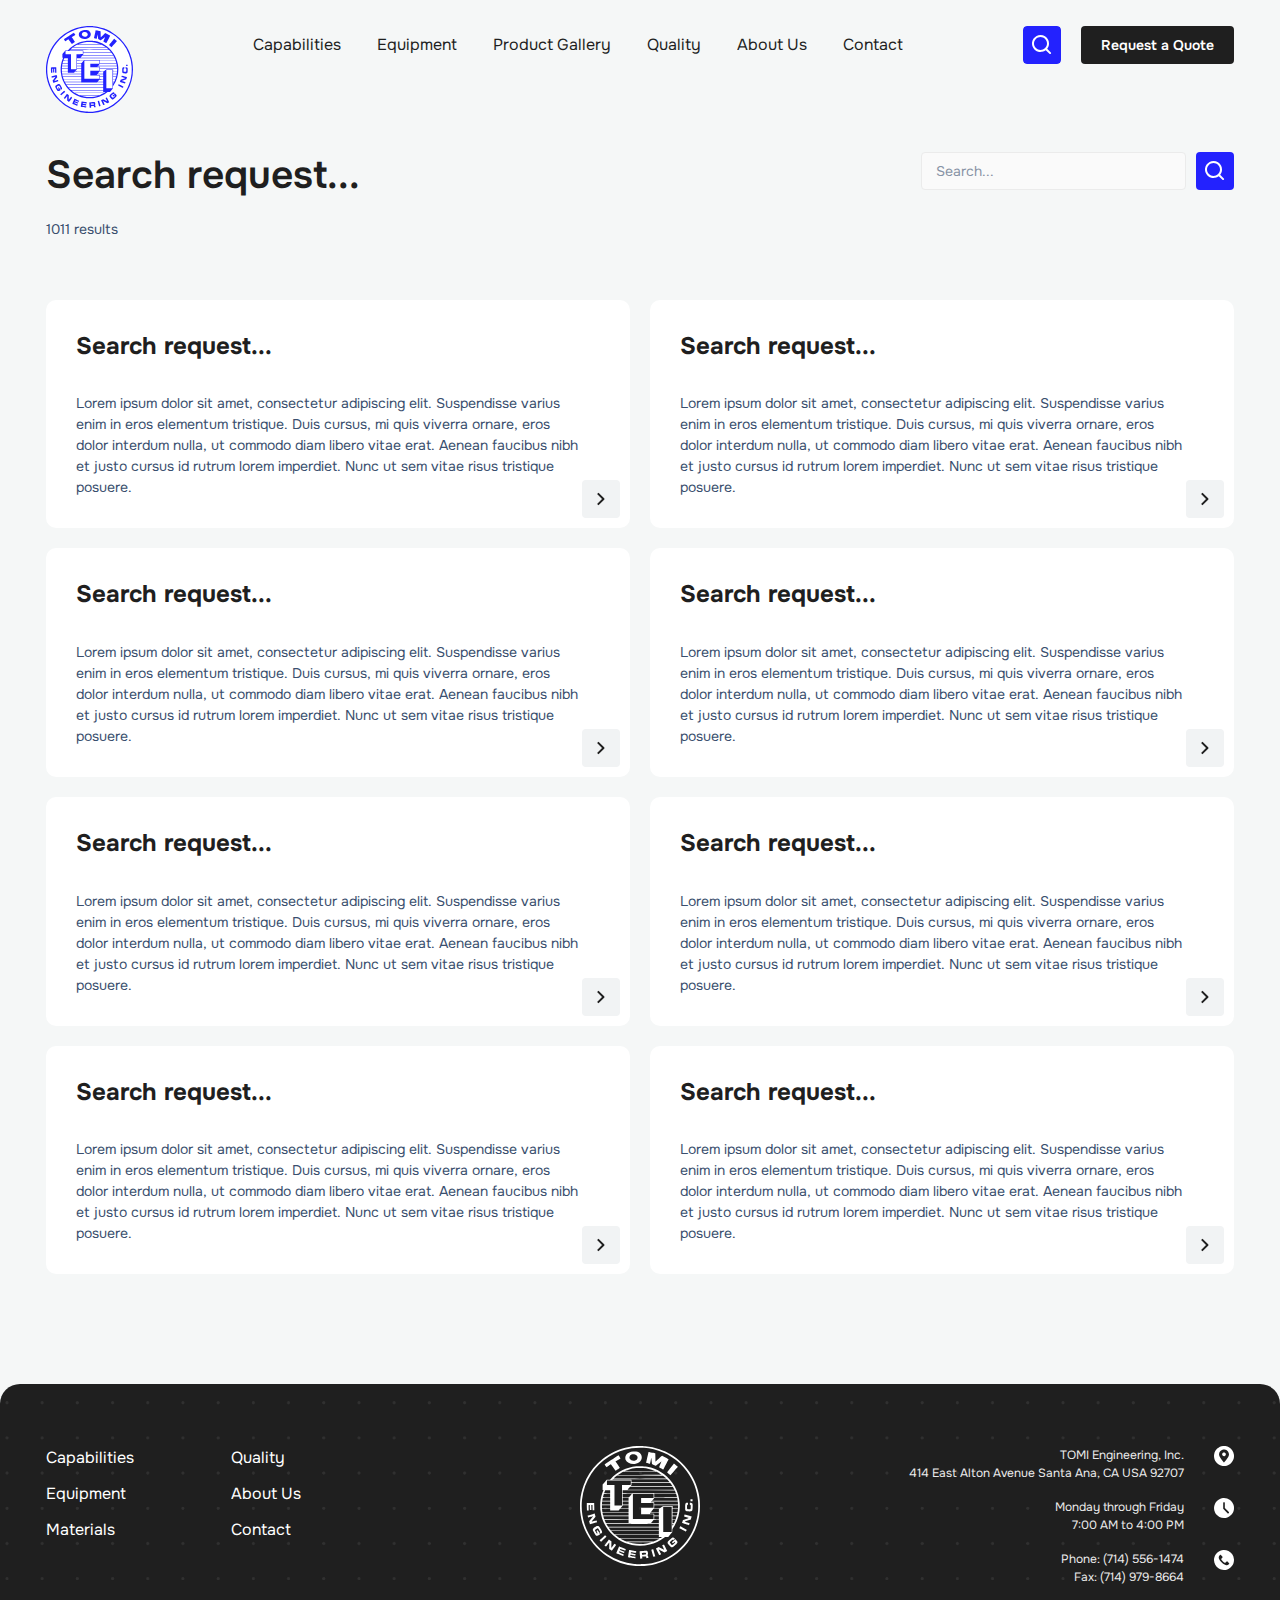
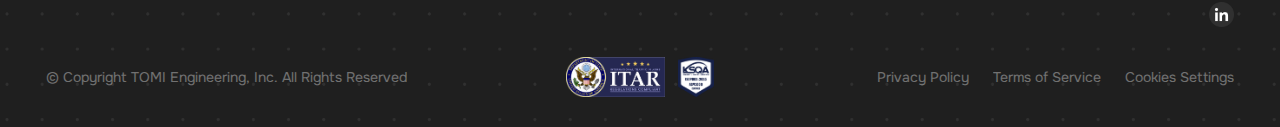
<file: search_page.html>
<!DOCTYPE html>
<html lang="en">
<head>
    <meta charset="UTF-8">
    <meta http-equiv="X-UA-Compatible" content="IE=edge">
    <meta name="viewport" content="width=device-width, initial-scale=1.0">
    <link rel="stylesheet" href="css/style.min.css">
    <link rel="stylesheet" href="https://cdnjs.cloudflare.com/ajax/libs/animate.css/4.1.1/animate.min.css" />
    <!-- <link rel="stylesheet" href="https://cdn.jsdelivr.net/npm/@fancyapps/ui@5.0/dist/fancybox/fancybox.css" /> -->
    <link rel="stylesheet" href="https://cdn.jsdelivr.net/npm/swiper@11/swiper-bundle.min.css" />
    <title>Search Page</title>
</head>

<body>
    <svg display="none">
    <symbol id="arrow" viewBox="0 0 8 14">
        <g>
            <path fill-rule="evenodd" clip-rule="evenodd"
                d="M0.843063 7.71102L6.50006 13.368L7.91406 11.954L2.96406 7.00401L7.91406 2.05401L6.50006 0.640015L0.843063 6.29701C0.655592 6.48454 0.550276 6.73885 0.550276 7.00401C0.550276 7.26918 0.655592 7.52349 0.843063 7.71102Z" />
        </g>
    </symbol>
    <symbol id="search" viewBox="0 0 20 20">
        <g>
            <path fill-rule="evenodd" clip-rule="evenodd"
                d="M8.50025 1.91687e-08C7.14485 0.000115492 5.80912 0.324364 4.60451 0.945694C3.3999 1.56702 2.36135 2.46742 1.57549 3.57175C0.789633 4.67609 0.279263 5.95235 0.0869618 7.29404C-0.10534 8.63574 0.0260029 10.004 0.470032 11.2846C0.914061 12.5652 1.6579 13.7211 2.63949 14.6557C3.62108 15.5904 4.81196 16.2768 6.11277 16.6576C7.41358 17.0384 8.7866 17.1026 10.1173 16.8449C11.448 16.5872 12.6977 16.015 13.7623 15.176L17.4143 18.828C17.6029 19.0102 17.8555 19.111 18.1177 19.1087C18.3799 19.1064 18.6307 19.0012 18.8161 18.8158C19.0015 18.6304 19.1066 18.3796 19.1089 18.1174C19.1112 17.8552 19.0104 17.6026 18.8283 17.414L15.1763 13.762C16.1642 12.5086 16.7794 11.0024 16.9514 9.41573C17.1233 7.82905 16.8451 6.22602 16.1485 4.79009C15.4519 3.35417 14.3651 2.14336 13.0126 1.29623C11.66 0.449106 10.0962 -0.000107143 8.50025 1.91687e-08ZM2.00025 8.5C2.00025 6.77609 2.68507 5.12279 3.90406 3.90381C5.12305 2.68482 6.77635 2 8.50025 2C10.2242 2 11.8775 2.68482 13.0964 3.90381C14.3154 5.12279 15.0003 6.77609 15.0003 8.5C15.0003 10.2239 14.3154 11.8772 13.0964 13.0962C11.8775 14.3152 10.2242 15 8.50025 15C6.77635 15 5.12305 14.3152 3.90406 13.0962C2.68507 11.8772 2.00025 10.2239 2.00025 8.5Z" />
        </g>
    </symbol>
    <symbol id="plane" viewBox="0 0 30 30">
        <g>
            <path fill-rule="evenodd" clip-rule="evenodd"
                d="M26.5041 0.0705083C26.1639 0.166192 25.7916 0.343614 25.5326 0.533399C25.4395 0.601661 21.4866 4.69824 16.7484 9.63699C12.0102 14.5757 8.09813 18.6165 8.05488 18.6165C8.01164 18.6165 6.82746 18.366 5.42338 18.0598C4.0193 17.7537 2.82539 17.5032 2.77025 17.5032C2.62863 17.5032 0.0223242 20.1226 0.0945703 20.1923C0.125859 20.2225 1.52748 21.0291 3.2093 21.985L6.26713 23.7228L7.97672 26.7339C8.91697 28.3901 9.72152 29.7922 9.76465 29.8498C9.83596 29.945 9.96106 29.8366 11.1642 28.6365C11.8909 27.9117 12.4854 27.2745 12.4854 27.2205C12.4854 27.1666 12.235 25.9745 11.9288 24.5714C11.6227 23.1683 11.3722 21.9835 11.3722 21.9385C11.3722 21.8935 15.4177 17.9758 20.3622 13.2324C25.3068 8.48908 29.4328 4.48672 29.5311 4.33824C29.8751 3.81893 29.9699 3.47926 29.9699 2.76688C29.9699 2.23619 29.9466 2.06346 29.838 1.78883C29.5574 1.07932 28.8984 0.421543 28.2028 0.156583C27.7658 -0.00988229 26.9387 -0.0517768 26.5041 0.0705083ZM9.92988 3.68147L8.57584 5.03557L5.9335 4.23811C4.4802 3.79953 3.25688 3.4407 3.21504 3.4407C3.1732 3.4407 2.4327 4.14734 1.56943 5.01102L0 6.58127L1.36477 7.43445C2.11541 7.90367 4.54201 9.42289 6.75715 10.8104L10.7847 13.3333L13.598 10.4014C15.1453 8.78885 16.4112 7.45291 16.4112 7.43264C16.4112 7.41236 16.0153 7.27783 15.5314 7.13369L14.6515 6.87154L15.6335 5.8884L16.6153 4.90525L15.986 4.2759L15.3567 3.6466L14.0524 4.9499C13.3351 5.66674 12.7151 6.2532 12.6747 6.2532C12.5998 6.2532 10.6029 5.66106 10.5546 5.62449C10.54 5.61348 10.9879 5.14402 11.5499 4.58135L12.5716 3.5583L11.9583 2.94289C11.621 2.6044 11.3312 2.32742 11.3145 2.32742C11.2977 2.32742 10.6746 2.93674 9.92988 3.68147ZM24.0848 14.3702L23.1162 15.3388L22.8546 14.4584C22.7106 13.9743 22.5772 13.5779 22.5579 13.5778C22.5388 13.5776 21.2025 14.8436 19.5885 16.3913L16.6539 19.2051L20.0296 24.598L23.4052 29.9908L24.9766 28.4203C25.8408 27.5565 26.5479 26.8169 26.5479 26.7767C26.5479 26.7365 26.1888 25.5136 25.7498 24.0592L24.9517 21.4149L26.3207 20.0449L27.6897 18.675L27.0604 18.0456L26.4311 17.4163L25.4077 18.4384C24.8447 19.0006 24.3752 19.4486 24.3642 19.434C24.3258 19.3834 23.7354 17.3977 23.7354 17.3193C23.7354 17.276 24.3218 16.6537 25.0384 15.9366L26.3413 14.6327L25.7279 14.0172C25.3905 13.6786 25.1007 13.4016 25.0839 13.4016C25.0671 13.4016 24.6175 13.8375 24.0848 14.3702Z" />
        </g>
    </symbol>
    <symbol id="shield" viewBox="0 0 26 30">
        <g>
            <path fill-rule="evenodd" clip-rule="evenodd"
                d="M12.1362 0.290724C10.1546 1.43617 7.35286 2.39138 4.63586 2.84786C3.76055 2.99492 2.32062 3.15628 1.16921 3.23631C0.541317 3.27993 0.282666 3.40815 0.099269 3.76666C-0.00598646 3.97228 -0.0111959 4.31403 0.0099556 9.60247C0.0343708 15.6961 0.0272156 15.5569 0.403738 17.2474C1.36177 21.5483 4.16074 25.4398 8.08789 27.9308C8.80365 28.3848 10.2281 29.103 11.0378 29.4182C11.7949 29.713 12.7138 30.0012 12.8926 30C13.1115 29.9986 14.6371 29.4565 15.4393 29.0951C21.2293 26.4868 25.1277 21.111 25.6606 15.0002C25.6962 14.5913 25.7237 12.0468 25.724 9.13174C25.7244 4.35652 25.7165 3.96933 25.6146 3.76666C25.4347 3.40841 25.1754 3.27987 24.5467 3.23719C20.3015 2.94922 16.7512 2.01831 13.8537 0.433387C13.3149 0.138647 12.9929 -0.00031329 12.8494 5.30317e-07C12.7132 0.000314351 12.4602 0.103436 12.1362 0.290724ZM14.2074 1.82995C16.9011 3.1013 19.5991 3.85522 22.5729 4.1676C23.0557 4.21838 23.5457 4.29966 23.6619 4.3483C23.9882 4.48506 24.2708 4.75489 24.4567 5.10731L24.6262 5.42866V10.0418C24.6262 14.9551 24.613 15.2327 24.3066 16.7391C23.3497 21.4429 20.1112 25.5607 15.651 27.7447C14.6009 28.2589 13.6075 28.6521 13.1358 28.7402C12.983 28.7688 12.7329 28.7688 12.5802 28.7402C11.8018 28.5948 9.68304 27.6307 8.54186 26.9027C4.88936 24.5728 2.3316 20.9737 1.43853 16.9075C1.10927 15.4083 1.09408 15.1106 1.09182 10.1046L1.08969 5.42866L1.23517 5.13329C1.39893 4.80077 1.72794 4.48431 2.04948 4.34999C2.1681 4.30041 2.66444 4.21831 3.15237 4.16748C4.83212 3.99261 6.34794 3.69229 7.93098 3.22074C9.00362 2.90121 10.6754 2.2538 11.5085 1.83522C12.3286 1.42324 12.4658 1.38081 12.9207 1.39895C13.2754 1.41307 13.4435 1.46937 14.2074 1.82995ZM12.0396 2.75867C11.5347 3.02567 10.0014 3.64553 9.09249 3.95019C7.25068 4.56741 5.38915 4.97676 3.46964 5.18651C2.53571 5.28863 2.45926 5.3069 2.2979 5.4672L2.12529 5.63867V9.78593V13.9332H7.24057H12.3558V8.28443C12.3558 5.1776 12.3346 2.63691 12.3088 2.63842C12.2829 2.63998 12.1618 2.69402 12.0396 2.75867ZM13.3601 8.28443V13.9332H18.4753H23.5906V9.78593V5.63867L23.4167 5.46475C23.2697 5.31775 23.1699 5.28386 22.7734 5.24595C19.6873 4.95127 16.6778 4.14764 13.9632 2.89343C13.6564 2.75164 13.3951 2.63565 13.3827 2.63565C13.3702 2.63565 13.3601 5.1776 13.3601 8.28443ZM2.22101 15.1728C2.23739 15.2677 2.29482 15.6137 2.34867 15.9416C3.09657 20.5006 6.18256 24.6527 10.3855 26.7549C10.8963 27.0104 11.8699 27.4174 12.2146 27.5196L12.3558 27.5615V21.2808V15.0002H7.27352H2.1912L2.22101 15.1728ZM13.3601 21.2808V27.5615L13.5013 27.5196C13.8461 27.4174 14.8197 27.0104 15.3304 26.7549C17.6748 25.5823 19.8843 23.5829 21.2669 21.3832C22.0109 20.1994 22.6475 18.7779 23.0289 17.4488C23.1894 16.8895 23.2812 16.4418 23.4955 15.1728L23.5247 15.0002H18.4424H13.3601V21.2808Z" />
        </g>
    </symbol>
    <symbol id="rocket" viewBox="0 0 30 30">
        <g>
            <path fill-rule="evenodd" clip-rule="evenodd"
                d="M25.6626 0.0193663C25.2215 0.0729071 24.2102 0.294576 23.6561 0.459186C20.2689 1.46544 16.0171 4.0694 12.2334 7.45484C11.5157 8.09692 11.5442 8.09288 10.1154 7.75492C8.75016 7.43197 8.48392 7.42793 7.87357 7.72114C7.55297 7.87508 7.09591 8.31232 3.78142 11.6358C1.14943 14.275 0.0386749 15.4265 0.0109956 15.5447C-0.0404927 15.7644 0.0920397 15.9645 0.341564 16.0434C0.447531 16.0769 1.75755 16.295 3.2527 16.5282C5.84007 16.9316 5.98838 16.9485 6.32734 16.8785C6.69086 16.8034 7.21278 16.561 7.49292 16.337C7.59754 16.2534 7.6943 16.2237 7.78613 16.2473C7.86149 16.2665 9.23601 17.5966 10.8407 19.203C13.9964 22.3623 13.9085 22.2549 13.6194 22.6004C13.2944 22.9887 13.0249 23.8023 13.0884 24.2034C13.1011 24.2838 13.2984 25.5502 13.5268 27.0177C13.7683 28.5695 13.9775 29.7408 14.0268 29.817C14.1242 29.9677 14.3339 30.036 14.5309 29.9812C14.6058 29.9604 16.3519 28.2494 18.4113 26.1789C22.5535 22.0141 22.4332 22.1564 22.4815 21.3619C22.5021 21.0223 22.4636 20.7685 22.2666 19.9453C22.1347 19.3937 22.0267 18.8839 22.0267 18.8126C22.0267 18.6126 22.1233 18.4692 22.6422 17.8988C25.0519 15.2503 27.3784 11.7416 28.611 8.89716C30.319 4.95538 30.4303 2.08992 28.9267 0.766415C28.6281 0.503637 28.2073 0.283727 27.709 0.130142C27.3965 0.0339097 26.1149 -0.0354646 25.6626 0.0193663ZM23.6898 4.5776C24.6492 4.92588 25.4026 5.76441 25.6326 6.74022C26.0802 8.63861 24.7903 10.4191 22.8555 10.5732C20.4996 10.761 18.8264 8.32522 19.8257 6.16242C20.2151 5.31955 21.1357 4.601 22.0267 4.44448C22.5111 4.35945 23.2521 4.41874 23.6898 4.5776ZM6.89078 19.0863C6.36088 19.636 5.92716 20.2089 5.38384 21.0768C4.15797 23.035 2.96788 25.9292 2.96788 26.9521C2.96788 27.4318 3.03743 27.4316 4.05751 26.9504C5.06869 26.4734 5.68925 26.2098 6.95558 25.7191C8.99382 24.9294 9.69038 24.514 10.8993 23.3673C11.2639 23.0215 11.3538 22.9024 11.3538 22.7651C11.3538 22.6186 11.0771 22.3173 9.43135 20.6715C7.9328 19.173 7.47661 18.7491 7.36238 18.7491C7.26069 18.7491 7.1162 18.8525 6.89078 19.0863Z" />
        </g>
    </symbol>
    <symbol id="address" viewBox="0 0 30 30">
        <g>
            <path fill-rule="evenodd" clip-rule="evenodd"
                d="M13.5761 0.0376677C6.90512 0.729265 1.45505 5.70991 0.261539 12.2055C-0.518702 16.4517 0.45679 20.6026 3.05419 24.0884C3.59946 24.8202 5.19585 26.4156 5.9369 26.9695C8.02365 28.529 10.323 29.4858 12.9601 29.892C13.7935 30.0204 16.0558 30.0386 16.8616 29.9234C20.2497 29.4389 23.1402 28.0456 25.4483 25.7846C26.8224 24.4386 27.6546 23.2868 28.5098 21.5474C29.2236 20.0958 29.6804 18.5816 29.9264 16.8515C30.0245 16.1611 30.0245 13.8438 29.9264 13.1534C29.5903 10.7893 28.7487 8.53025 27.5208 6.69648C25.1142 3.10201 21.4576 0.789784 17.1256 0.123017C16.3881 0.00949198 14.3259 -0.0401091 13.5761 0.0376677ZM15.7927 5.28475C17.7142 5.41565 19.7471 6.57679 20.9968 8.257C22.0736 9.70488 22.6489 11.812 22.384 13.3373C22.0197 15.4341 20.3175 18.366 17.2764 22.1344C16.5444 23.0415 15.0686 24.7466 15.0156 24.7466C14.9617 24.7466 13.7762 23.3897 12.9896 22.4279C10.1025 18.8971 8.36528 16.0646 7.75506 13.8931C7.61701 13.4018 7.59724 13.2278 7.60106 12.5371C7.6183 9.38309 9.68974 6.58407 12.7451 5.58618C13.4551 5.35431 14.5947 5.19031 15.1602 5.23862C15.257 5.24689 15.5416 5.26761 15.7927 5.28475ZM14.316 9.8123C12.8285 10.2126 11.9081 11.7536 12.2872 13.2097C12.6797 14.7173 14.2177 15.6474 15.6857 15.2648C17.1882 14.8732 18.1221 13.333 17.7421 11.8734C17.346 10.3519 15.7899 9.41573 14.316 9.8123Z" />
        </g>
    </symbol>
    <symbol id="hours" viewBox="0 0 30 30">
        <g>
            <path fill-rule="evenodd" clip-rule="evenodd"
                d="M13.5765 0.0678389C12.3301 0.18703 10.7802 0.557672 9.60036 1.01862C7.59866 1.80062 5.98834 2.85958 4.42399 4.42254C3.12895 5.71653 2.28963 6.88278 1.51857 8.45975C-0.519844 12.6286 -0.505417 17.4735 1.55774 21.6184C2.33326 23.1764 3.14714 24.3055 4.39531 25.5552C5.62729 26.7887 6.67013 27.5605 8.12135 28.3128C11.8057 30.2226 16.0802 30.5241 20.0025 29.1509C20.7681 28.8828 22.0823 28.2563 22.8137 27.8108C24.6957 26.6644 26.5357 24.8442 27.7637 22.9139C28.1365 22.328 28.8543 20.8576 29.1226 20.1304C29.4004 19.3776 29.751 17.9806 29.8874 17.0832C30.0375 16.0957 30.0375 13.9103 29.8874 12.9227C29.751 12.0253 29.4004 10.6283 29.1226 9.87551C28.8543 9.14829 28.1365 7.67797 27.7637 7.09204C26.8386 5.63789 25.3372 4.00068 24.0454 3.03743C20.9935 0.761774 17.2938 -0.287684 13.5765 0.0678389ZM15.7248 6.4785C15.8608 6.57425 16.0335 6.76875 16.1085 6.91079L16.245 7.1691V11.1287V15.0883L19.3188 18.1661C21.941 20.7915 22.402 21.2783 22.4563 21.4782C22.5565 21.8478 22.5324 22.1051 22.3666 22.4375C22.1037 22.9647 21.5519 23.2207 20.969 23.0858C20.682 23.0194 20.572 22.9168 17.3403 19.6987C15.4735 17.8396 13.9575 16.2835 13.8937 16.1605C13.7832 15.9479 13.7801 15.801 13.7954 11.4922L13.8111 7.04346L13.987 6.79388C14.252 6.41809 14.5969 6.25764 15.0842 6.28354C15.4057 6.30065 15.5227 6.33628 15.7248 6.4785Z" />
        </g>
    </symbol>
    <symbol id="phone" viewBox="0 0 30 30">
        <g>
            <path fill-rule="evenodd" clip-rule="evenodd"
                d="M13.6314 0.0654354C9.08609 0.503117 5.0382 2.92051 2.50169 6.71215C0.788657 9.27282 -0.112794 12.4664 0.0113116 15.535C0.208814 20.4208 2.65505 24.796 6.7034 27.5043C10.5939 30.1069 15.5916 30.7172 20.0519 29.1344C23.1452 28.0366 25.9079 25.8199 27.6918 23.0043C28.1062 22.3503 28.8154 20.9066 29.0962 20.1453C29.8168 18.1916 30.1355 15.794 29.9466 13.7469C29.4586 8.45889 26.3696 3.9164 21.6773 1.58648C19.1514 0.332289 16.3533 -0.19667 13.6314 0.0654354ZM9.82128 7.2132C10.009 7.28308 12.8514 10.087 12.98 10.3292C13.182 10.7097 13.1408 10.7796 12.0755 11.8626C11.5319 12.4154 11.0434 12.9529 10.9901 13.0571C10.7666 13.4934 10.8131 14.0185 11.1146 14.4672C12.0935 15.9237 14.6716 18.414 15.8598 19.0508C16.1313 19.1963 16.6647 19.2097 16.979 19.0789C17.1129 19.0232 17.5702 18.6177 18.1643 18.0281C19.1461 17.0537 19.2975 16.9493 19.6152 17.0276C19.8163 17.0771 22.6939 19.928 22.828 20.2105C22.9612 20.4912 22.8926 20.7007 22.5416 21.0856C21.3361 22.4073 20.0088 22.9931 18.643 22.8063C17.1012 22.5954 14.6115 21.362 12.7709 19.8972C12.0987 19.3623 10.4302 17.6875 9.88495 17.0005C9.20802 16.1476 8.51838 15.0777 8.07624 14.1946C7.19478 12.4341 6.9563 11.4289 7.16916 10.3711C7.36649 9.39077 7.70181 8.83566 8.67701 7.87494C9.25387 7.30671 9.40001 7.1952 9.6161 7.15862C9.6382 7.15487 9.73053 7.17943 9.82128 7.2132Z" />
        </g>
    </symbol>
    <symbol id="linkedin" viewBox="0 0 40 40">
        <g>
            <path fill-rule="evenodd" clip-rule="evenodd"
                d="M18.3213 0.0254704C15.393 0.32911 12.7172 1.14181 10.3678 2.4413C4.80274 5.51945 1.13018 10.8155 0.14691 17.1805C-0.0495555 18.4525 -0.0488511 21.5472 0.148319 22.8107C0.839078 27.2378 2.76639 31.077 5.83916 34.1468C8.90887 37.2135 12.7179 39.1241 17.1472 39.8189C18.264 39.9941 20.5506 40.0556 21.7708 39.9434C30.373 39.1521 37.4904 33.01 39.4947 24.6483C39.9112 22.9109 40.0003 22.0901 40 19.9956C39.9996 17.7977 39.8972 16.9279 39.4155 15.03C37.7954 8.64797 33.0921 3.45809 26.853 1.16824C25.8376 0.795557 24.0545 0.34475 22.9002 0.168962C22.1109 0.048695 19.0288 -0.0478786 18.3213 0.0254704ZM13.0898 9.75837C13.9781 10.1839 14.4872 11.0105 14.4839 12.0218C14.4815 12.7557 14.2312 13.3195 13.6787 13.8358C12.4232 15.009 10.4177 14.6111 9.6815 13.0427C9.51204 12.6818 9.47713 12.4972 9.48034 11.9803C9.4837 11.4523 9.51955 11.284 9.71038 10.9009C10.3478 9.62144 11.7879 9.13451 13.0898 9.75837ZM26.9313 16.288C28.2104 16.5409 29.2238 17.311 29.7901 18.4605C30.4503 19.8008 30.5906 21.3452 30.5552 26.8769L30.5319 30.5131L28.364 30.5339L26.1962 30.5546L26.1693 26.233C26.1397 21.4819 26.1437 21.523 25.645 20.7708C25.2174 20.1258 24.3894 19.8405 23.3966 19.996C22.4306 20.1472 21.8123 20.6959 21.4768 21.6996C21.3056 22.212 21.3009 22.3212 21.274 26.3882L21.2466 30.5522H19.0991H16.9515V23.5144V16.4767H19.0257H21.1V17.4151C21.1 18.2963 21.1737 18.581 21.2993 18.1854C21.3288 18.0929 21.5864 17.785 21.8721 17.5011C23.1032 16.2777 24.8096 15.8685 26.9313 16.288ZM14.1337 23.5144V30.5522H11.9812H9.82865V23.5144V16.4767H11.9812H14.1337V23.5144Z" />
        </g>
    </symbol>
    <symbol id="linkedin-footer" viewBox="0 0 25 25">
        <g>
            <circle cx="12.5" cy="12.5" r="12.5" fill="white" />
            <path fill-rule="evenodd" clip-rule="evenodd"
                d="M11.4508 0.015919C9.62063 0.205694 7.94823 0.713634 6.47987 1.52581C3.00172 3.44966 0.706359 6.7597 0.0918186 10.7378C-0.0309722 11.5328 -0.0305319 13.467 0.0926991 14.2567C0.524424 17.0236 1.729 19.4231 3.64947 21.3418C5.56804 23.2584 7.94867 24.4526 10.717 24.8868C11.415 24.9963 12.8441 25.0348 13.6068 24.9646C18.9832 24.47 23.4315 20.6313 24.6842 15.4052C24.9445 14.3193 25.0002 13.8063 25 12.4972C24.9998 11.1235 24.9358 10.5799 24.6347 9.39377C23.6221 5.40498 20.6826 2.16131 16.7831 0.730153C16.1485 0.497223 15.034 0.215469 14.3127 0.105601C13.8193 0.0304343 11.893 -0.0299241 11.4508 0.015919ZM8.18114 6.09898C8.73634 6.36495 9.05452 6.88159 9.05241 7.51362C9.05095 7.97229 8.8945 8.32472 8.54917 8.64738C7.76453 9.38062 6.51104 9.13191 6.05094 8.15171C5.94502 7.92616 5.92321 7.81077 5.92521 7.48771C5.92732 7.15767 5.94972 7.0525 6.06899 6.81307C6.46735 6.0134 7.36744 5.70907 8.18114 6.09898ZM16.8321 10.18C17.6315 10.3381 18.2649 10.8194 18.6188 11.5378C19.0314 12.3755 19.1192 13.3408 19.097 16.7981L19.0824 19.0707L17.7275 19.0837L16.3727 19.0966L16.3558 16.3956C16.3373 13.4262 16.3398 13.4519 16.0281 12.9818C15.7608 12.5786 15.2434 12.4003 14.6229 12.4975C14.0191 12.592 13.6327 12.9349 13.423 13.5623C13.316 13.8825 13.3131 13.9508 13.2963 16.4926L13.2792 19.0951H11.9369H10.5947V14.6965V10.2979H11.8911H13.1875V10.8844C13.1875 11.4352 13.2336 11.6131 13.3121 11.3659C13.3305 11.3081 13.4915 11.1156 13.6701 10.9382C14.4395 10.1735 15.506 9.91779 16.8321 10.18ZM8.83354 14.6965V19.0951H7.48823H6.14291V14.6965V10.2979H7.48823H8.83354V14.6965Z"
                fill="#303030" />
        </g>
    </symbol>
    <symbol id="capabilities-1" viewBox="0 0 40 40">
        <g>
            <path fill-rule="evenodd" clip-rule="evenodd"
                d="M3.51562 11.1719V22.3438H5.85906H8.20242L8.22234 13.5352L8.24219 4.72656L11.1914 4.70609L14.1406 4.68563V5.85844V7.03125H15.3125H16.4844V10V12.9688H17.6562H18.8281V14.7266V16.4844H20H21.1719V14.7266V12.9688H22.3438H23.5156V10V7.03125H24.6875H25.8594V5.85844V4.68563L28.8086 4.70609L31.7578 4.72656L31.7777 13.5352L31.7976 22.3438H34.1409H36.4844V11.1719V0H34.1406H31.7969V1.17188V2.34375H28.8281H25.8594V1.17188V0H20H14.1406V1.17188V2.34375H11.1719H8.20312V1.17188V0H5.85938H3.51562V11.1719ZM11.7969 20.5859V22.3438H20H28.2031V20.5859V18.8281H20H11.7969V20.5859ZM0 29.4141V34.1406H20H40V29.4141V24.6875H20H0V29.4141ZM7.03125 29.4162V30.6291L5.87891 30.6076L4.72656 30.5859L4.70469 29.4959C4.69273 28.8965 4.70039 28.3603 4.7218 28.3045C4.75125 28.2278 5.03742 28.2031 5.89602 28.2031H7.03125V29.4162ZM11.7578 29.4141V30.5859H10.5859H9.41406L9.39219 29.4959C9.38023 28.8965 9.38828 28.3594 9.41008 28.3024C9.44117 28.2216 9.70242 28.2037 10.6038 28.2205L11.7578 28.2422V29.4141ZM16.4453 29.4141V30.5859L15.293 30.6076L14.1406 30.6291V29.4141V28.199L15.293 28.2205L16.4453 28.2422V29.4141ZM4.6875 38.2422V40H8.22344H11.7595L12.6373 38.2422L13.5152 36.4844H9.10133H4.6875V38.2422ZM28.5346 38.2422L29.4124 40H32.9484H36.4844V38.2422V36.4844H32.0705H27.6567L28.5346 38.2422Z" />
        </g>
    </symbol>
    <symbol id="capabilities-2" viewBox="0 0 40 40">
        <g>
            <path fill-rule="evenodd" clip-rule="evenodd"
                d="M9.55885 0.927881V2.10088H14.3008H19.0427L19.0426 3.95813L19.0423 5.81537L18.5919 6.04817C17.9398 6.38506 17.3769 6.97852 17.0256 7.69937L16.7298 8.30627L15.0651 8.8579L13.4004 9.40952L12.7249 11.4315C12.3534 12.5436 12.0798 13.4813 12.117 13.5152C12.2374 13.6249 14.1914 14.2398 14.2469 14.1854C14.2766 14.1565 14.5148 13.493 14.7762 12.711L15.2517 11.2894L16.0695 11.0014C17.0369 10.6606 17.0583 10.6577 17.1223 10.8586C17.2153 11.1513 17.793 11.799 18.2027 12.07C18.8298 12.485 19.4228 12.6579 20.2184 12.6579C21.014 12.6579 21.607 12.485 22.2342 12.07C22.6438 11.799 23.2215 11.1513 23.3145 10.8586C23.3785 10.6577 23.3999 10.6606 24.3673 11.0014L25.1851 11.2894L25.6606 12.711C25.9221 13.493 26.1602 14.1565 26.1899 14.1854C26.2454 14.2398 28.1994 13.6249 28.3198 13.5152C28.3571 13.4813 28.0834 12.5436 27.7119 11.4315L27.0364 9.40952L25.3717 8.8579L23.707 8.30627L23.4112 7.69937C23.0599 6.97852 22.497 6.38506 21.8449 6.04817L21.3945 5.81537L21.3943 3.95813L21.3941 2.10088H26.136H30.878V0.927881V-0.245117H20.2184H9.55885V0.927881ZM3.68041 21.5335V25.639H8.42235H13.1643V21.5335V17.4281H8.42235H3.68041V21.5335ZM15.5157 21.5335V25.639H20.2184H24.9212V21.5335V17.4281H20.2184H15.5157V21.5335ZM27.2725 21.5335V25.639H32.0145H36.7564V21.5335V17.4281H32.0145H27.2725V21.5335ZM5.43987 28.0688C4.71032 28.1551 3.68496 28.48 3.05338 28.8249C2.73548 28.9986 2.28887 29.359 1.86547 29.7837C1.29549 30.3555 1.13082 30.5817 0.834939 31.1992C0.362391 32.1853 0.207827 32.8746 0.216136 33.9587C0.234241 36.3247 1.37905 38.166 3.45445 39.1674C4.76683 39.8006 3.43571 39.7541 20.2576 39.7541H35.228L35.8665 39.584C38.5594 38.8664 40.2128 36.7164 40.2158 33.9282C40.217 32.8385 40.0422 32.0819 39.5653 31.113C39.2995 30.5728 39.1049 30.3158 38.5264 29.7409C37.7118 28.9313 36.9683 28.5099 35.8158 28.2047L35.1496 28.0283L20.5711 28.0159C12.5529 28.009 5.7439 28.0328 5.43987 28.0688ZM10.6464 30.5566C12.1978 31.0383 13.1345 32.3667 13.1067 34.0455C13.0915 34.9643 12.768 35.6906 12.0526 36.4126C10.0776 38.4058 6.61367 37.2834 6.11126 34.4875C5.87268 33.1594 6.5933 31.5704 7.73755 30.9013C8.57668 30.4107 9.73465 30.2735 10.6464 30.5566ZM21.2013 30.5298C23.0165 30.9985 24.1149 32.9488 23.6238 34.8307C23.2823 36.1391 22.1443 37.1498 20.743 37.3894C19.0461 37.6793 17.2474 36.5085 16.8122 34.8307C16.318 32.9252 17.4775 30.9304 19.3326 30.4949C19.8101 30.3828 20.6959 30.3994 21.2013 30.5298ZM31.8871 30.5566C33.2141 30.9686 34.1124 32.0265 34.3286 33.4318C34.6805 35.7177 32.5921 37.7655 30.3 37.3824C28.3798 37.0614 27.0865 35.3243 27.3551 33.427C27.5491 32.0566 28.456 30.9777 29.7648 30.5602C30.3651 30.3687 31.2772 30.3672 31.8871 30.5566ZM9.12776 32.8247C9.04154 32.8621 8.87413 32.9897 8.75562 33.1081C8.18572 33.6783 8.37916 34.6225 9.13419 34.9557C9.84376 35.2689 10.6719 34.8182 10.7351 34.0846C10.7765 33.6033 10.7261 33.4439 10.4336 33.1311C10.1635 32.8422 10.0894 32.8066 9.70863 32.783C9.47537 32.7684 9.21398 32.7873 9.12776 32.8247ZM19.5834 32.9327C19.2675 33.1433 19.043 33.5523 19.0429 33.9176C19.0427 34.265 19.3109 34.7281 19.6168 34.9082C19.94 35.0987 20.501 35.0963 20.8291 34.9029C21.3505 34.5956 21.5373 33.7689 21.201 33.2568C20.8703 32.7534 20.0877 32.5966 19.5834 32.9327ZM30.2501 32.9312C29.8464 33.2053 29.6892 33.468 29.6892 33.8687C29.6892 34.505 30.0578 34.9401 30.6984 35.06C31.069 35.1294 31.6454 34.8417 31.8499 34.4852C32.0535 34.1302 32.0454 33.6298 31.8304 33.2826C31.5082 32.7626 30.7475 32.5934 30.2501 32.9312Z" />
        </g>
    </symbol>
    <symbol id="capabilities-3" viewBox="0 0 40 40">
        <g>
            <path fill-rule="evenodd" clip-rule="evenodd"
                d="M16.9995 0.263292C16.5125 0.558058 16.4134 0.828839 16.4095 1.87462L16.4062 2.77306L15.5466 2.98673C14.0226 3.36556 12.4262 4.02728 10.9727 4.88275L10.2196 5.32595L9.54078 4.66165C9.01078 4.14306 8.79664 3.98517 8.56406 3.94157C7.96047 3.82829 7.82375 3.92806 5.8068 5.95415C4.2068 7.56134 3.91016 7.89501 3.86562 8.13806C3.76875 8.66618 3.88289 8.90048 4.58898 9.6229L5.25164 10.3009L4.84625 10.972C3.99289 12.3849 3.06719 14.6674 2.80898 15.9957L2.71406 16.484H1.81687C1.03219 16.484 0.880625 16.5059 0.608047 16.6592C0.0127344 16.9938 0 17.0636 0 19.9996C0 22.9356 0.0127344 23.0055 0.608047 23.3401C0.880625 23.4933 1.03219 23.5152 1.81687 23.5152H2.71406L2.80898 24.0035C3.06359 25.3134 3.9325 27.4664 4.80437 28.9478L5.2482 29.7019L4.58391 30.3807C4.06531 30.9107 3.90742 31.1249 3.86383 31.3574C3.75055 31.961 3.85031 32.0977 5.87641 34.1147C7.48359 35.7147 7.81727 36.0113 8.06031 36.0559C8.58773 36.1526 8.82297 36.0384 9.54055 35.337L10.2139 34.6788L11.1658 35.2242C12.6317 36.0641 14.2886 36.7268 15.8008 37.0782L16.4062 37.2189V38.1045C16.4062 39.1563 16.5224 39.4699 17.0143 39.7463C17.3198 39.918 17.3775 39.9215 19.9161 39.9215C22.3578 39.9215 22.5239 39.9125 22.8145 39.7642C23.013 39.663 23.179 39.497 23.2802 39.2985C23.4325 39 23.4375 38.8461 23.4375 34.4601V29.9299L23.0273 30.0703C22.8018 30.1476 22.3008 30.2772 21.9141 30.3584C20.959 30.5589 18.9188 30.5624 17.9688 30.3652C15.7563 29.9059 14.0338 28.9756 12.4602 27.3898C10.9105 25.8282 10.0129 24.1478 9.55586 21.9527C9.36391 21.0313 9.36391 18.968 9.55586 18.0465C10.0124 15.8538 10.9076 14.1769 12.4602 12.6059C14.4091 10.6338 16.7449 9.59993 19.5312 9.47618C20.6521 9.42642 21.9211 9.57962 22.8618 9.87837L23.4375 10.0612V5.53509C23.4375 1.15314 23.4325 0.99923 23.2802 0.700714C23.179 0.502199 23.013 0.336261 22.8145 0.235011C22.5238 0.08673 22.3583 0.0777456 19.9055 0.0781362C17.3093 0.0785269 17.3041 0.0788393 16.9995 0.263292ZM30.6833 0.548214C29.8913 0.748371 29.118 1.32767 28.7334 2.00915L28.5007 2.4215H27.141H25.7812V3.59337V4.76525H27.141H28.5007L28.7334 5.17759C29.0359 5.7136 29.5037 6.12946 30.1466 6.43415C30.6137 6.6554 30.7363 6.67931 31.4062 6.67931C32.0774 6.67931 32.1984 6.65564 32.6703 6.43204C33.3966 6.08798 33.849 5.64509 34.2004 4.934C34.4761 4.37618 34.4922 4.30235 34.4922 3.59337C34.4922 2.88439 34.4761 2.81056 34.2004 2.25275C33.6725 1.18454 32.7346 0.557746 31.582 0.502902C31.249 0.487042 30.8446 0.507433 30.6833 0.548214ZM36.142 7.19087C35.6477 7.31509 34.9441 7.7315 34.6025 8.10204C34.4271 8.29235 34.1742 8.68173 34.0405 8.96735C33.834 9.40876 33.797 9.58056 33.7934 10.1142C33.791 10.4594 33.8145 10.856 33.8457 10.9956C33.9016 11.2466 33.8882 11.2611 32.6392 12.3042L31.3762 13.359H28.5787H25.7812V14.5309V15.7027H28.9102C31.6311 15.7027 32.0706 15.6863 32.2818 15.5772C32.4153 15.5081 33.1754 14.908 33.9708 14.2434C35.1318 13.2734 35.4491 13.0454 35.5796 13.087C36.3464 13.3317 36.5646 13.3669 37.0933 13.331C38.2205 13.2546 39.1533 12.6185 39.6691 11.5746C39.9448 11.0168 39.9609 10.943 39.9609 10.234C39.9609 9.52501 39.9448 9.45118 39.6691 8.89337C39.1413 7.82517 38.2034 7.19837 37.0507 7.14353C36.7177 7.12767 36.3088 7.14899 36.142 7.19087ZM18.7109 11.8831C17.0775 12.1187 15.3505 12.9991 14.1326 14.217C13.081 15.2685 12.3673 16.5358 11.9332 18.1222C11.7005 18.9725 11.7005 21.0267 11.9332 21.877C12.2076 22.8795 12.5556 23.6809 13.0457 24.4384C14.4598 26.6242 16.8663 28.0281 19.4531 28.1764C20.5314 28.2383 21.4727 28.1081 22.5391 27.7495L23.3984 27.4605V19.9996V12.5388L22.5391 12.2505C21.2587 11.8209 19.9878 11.699 18.7109 11.8831ZM36.152 16.9545C35.36 17.1546 34.5868 17.7339 34.2022 18.4154L33.9695 18.8277H29.8754H25.7812V19.9996V21.1715H29.8754H33.9695L34.2022 21.5838C34.5047 22.1199 34.9724 22.5357 35.6154 22.8404C36.0824 23.0617 36.2051 23.0856 36.875 23.0856C37.5462 23.0856 37.6671 23.0619 38.1391 22.8383C38.8654 22.4942 39.3177 22.0513 39.6691 21.3402C39.9448 20.7824 39.9609 20.7086 39.9609 19.9996C39.9609 19.2906 39.9448 19.2168 39.6691 18.659C39.1413 17.5908 38.2034 16.964 37.0507 16.9092C36.7177 16.8933 36.3134 16.9137 36.152 16.9545ZM25.7812 25.4684V26.6402H28.5787H31.3762L32.6392 27.6951C33.8882 28.7381 33.9016 28.7527 33.8457 29.0037C33.8145 29.1432 33.7912 29.5447 33.7937 29.8958C33.7978 30.47 33.8274 30.5931 34.0884 31.1212C34.4316 31.8155 34.8845 32.2538 35.625 32.6082C36.0831 32.8274 36.2054 32.8512 36.875 32.8512C37.5462 32.8512 37.6671 32.8275 38.1391 32.6039C38.8654 32.2599 39.3177 31.817 39.6691 31.1059C39.9448 30.5481 39.9609 30.4742 39.9609 29.7652C39.9609 29.0563 39.9448 28.9824 39.6691 28.4246C39.1533 27.3807 38.2205 26.7446 37.0933 26.6682C36.5646 26.6324 36.3464 26.6675 35.5796 26.9122C35.4491 26.9538 35.1318 26.7258 33.9708 25.7558C33.1754 25.0913 32.4153 24.4911 32.2818 24.422C32.0706 24.3129 31.6311 24.2965 28.9102 24.2965H25.7812V25.4684ZM30.6833 33.3607C29.8913 33.5609 29.118 34.1402 28.7334 34.8217L28.5007 35.234H27.141H25.7812V36.4059V37.5777H27.141H28.5007L28.7334 37.9901C29.0359 38.5261 29.5037 38.942 30.1466 39.2467C30.6137 39.4679 30.7363 39.4918 31.4062 39.4918C32.0774 39.4918 32.1984 39.4681 32.6703 39.2445C33.3966 38.9005 33.849 38.4576 34.2004 37.7465C34.4761 37.1887 34.4922 37.1149 34.4922 36.4059C34.4922 35.6969 34.4761 35.6231 34.2004 35.0652C33.6725 33.997 32.7346 33.3702 31.582 33.3154C31.249 33.2995 30.8446 33.3199 30.6833 33.3607Z" />
        </g>
    </symbol>
    <symbol id="capabilities-4" viewBox="0 0 40 40">
        <g>
            <path fill-rule="evenodd" clip-rule="evenodd"
                d="M17.3965 0.159182C15.5942 1.10856 0.47846 9.65606 0.348538 9.79918C0.253382 9.90403 0.133929 10.1288 0.0830694 10.2986C0.00564755 10.5568 0.0120538 10.6639 0.122132 10.9521C0.194476 11.1415 0.313929 11.3496 0.387601 11.4143C0.510491 11.5222 16.6751 20.6153 17.4171 20.9938C17.8378 21.2084 18.1361 21.203 18.5905 20.9726C19.3489 20.588 35.4489 11.5301 35.5773 11.4158C35.651 11.3503 35.7704 11.1415 35.8428 10.9521C35.9528 10.6639 35.9592 10.5568 35.8818 10.2986C35.831 10.1288 35.7115 9.90324 35.6164 9.79746C35.4767 9.64215 19.9059 0.841604 18.5905 0.174494C18.1412 -0.0533962 17.8081 -0.0576149 17.3965 0.159182ZM2.6551 17.8278C1.50823 18.4786 0.479554 19.0967 0.369085 19.2013C-0.0581025 19.6058 -0.0510713 20.3747 0.383538 20.7851C0.502366 20.8974 2.28713 21.9362 4.34963 23.0936C13.2949 28.1134 17.1785 30.2878 17.4121 30.4069C17.7556 30.5822 18.2379 30.5668 18.6272 30.3682C18.8066 30.2767 20.6596 29.2439 22.7453 28.0732C24.8308 26.9026 28.5235 24.83 30.9512 23.4675C33.3789 22.105 35.4625 20.8982 35.5814 20.7857C35.8643 20.5177 35.9824 20.081 35.8773 19.6909C35.8334 19.5278 35.7002 19.3014 35.5814 19.1881C35.4625 19.0747 34.4192 18.4516 33.2628 17.8034L31.1603 16.6248L29.4346 17.5932C28.4856 18.1258 25.8565 19.6018 23.5924 20.8732C21.3282 22.1445 19.2892 23.2475 19.0611 23.3244C18.5089 23.5106 17.4596 23.5118 16.9114 23.3269C16.6876 23.2514 13.9103 21.7331 10.7396 19.9528C7.56885 18.1725 4.9219 16.6998 4.85744 16.6802C4.79299 16.6606 3.8019 17.177 2.6551 17.8278ZM8.19799 20.3779C9.02619 20.8828 8.94034 22.0682 8.04877 22.4377C7.40323 22.7052 6.79455 22.4304 6.53658 21.7549C6.32518 21.2014 6.56854 20.6404 7.16213 20.3129C7.4108 20.1757 7.91877 20.2075 8.19799 20.3779ZM28.8262 20.3318C29.584 20.7261 29.7241 21.621 29.1222 22.2229C28.4246 22.9204 27.2006 22.3972 27.2015 21.4018C27.2022 20.5411 28.0964 19.9521 28.8262 20.3318ZM13.1371 23.2495C13.8989 23.6322 13.9807 24.7332 13.2842 25.2299C12.9364 25.4781 12.3111 25.4908 11.9969 25.2562C11.6103 24.9675 11.459 24.6943 11.459 24.2845C11.459 23.4236 12.3679 22.863 13.1371 23.2495ZM23.9207 23.2884C24.3397 23.5736 24.5059 23.8564 24.5059 24.2845C24.5059 24.8869 24.0599 25.3667 23.4406 25.4307C22.7728 25.4996 22.2012 24.971 22.2012 24.2845C22.2012 23.3854 23.2071 22.8027 23.9207 23.2884ZM18.4811 25.9554C18.8784 26.1213 19.1153 26.5091 19.1153 26.9936C19.1153 27.6631 18.6374 28.1517 17.9824 28.1517C17.3275 28.1517 16.8496 27.6631 16.8496 26.9936C16.8496 26.1252 17.6574 25.6111 18.4811 25.9554ZM2.63088 27.2589C1.47073 27.9065 0.443694 28.5222 0.348538 28.6271C0.253382 28.7321 0.133929 28.9569 0.0830694 29.1268C0.00564755 29.385 0.0120538 29.4921 0.122132 29.7802C0.194476 29.9697 0.313929 30.1777 0.387601 30.2424C0.510491 30.3504 16.6751 39.4434 17.4171 39.8219C17.8283 40.0317 18.1364 40.0315 18.552 39.8211C18.7328 39.7296 21.4824 38.1946 24.6621 36.4103C27.8418 34.6259 31.5684 32.5368 32.9434 31.7679C34.3184 30.999 35.5212 30.2834 35.6164 30.1777C35.7115 30.0719 35.831 29.8464 35.8818 29.6766C35.9592 29.4184 35.9528 29.3113 35.8428 29.0232C35.7704 28.8337 35.651 28.6252 35.5773 28.5598C35.4069 28.4086 31.2634 26.0814 31.1646 26.0814C31.124 26.0814 29.4686 26.9911 27.4859 28.103C25.5031 29.215 22.8982 30.6759 21.6972 31.3496C20.4963 32.0234 19.3108 32.6429 19.063 32.7264C18.4592 32.9299 17.5072 32.9304 16.9057 32.7276C16.66 32.6448 14.1914 31.3041 11.4199 29.7483C8.64846 28.1925 6.04385 26.731 5.63198 26.5005C5.22002 26.27 4.85088 26.0814 4.81166 26.0814C4.77237 26.0815 3.79104 26.6114 2.63088 27.2589Z" />
        </g>
    </symbol>
</svg>
    <div class="wrapper">
        <header class="header">
            <div class="header__main">
                <div class="header__container container">
                    <div class="header__row">
                        <a href="index.html" class="header__logo">
                            <img src="img/logo.svg" alt="logo">
                        </a>
                        <nav class="header__menu menu-header" data-da="mobile-header__content, 1, 1100">
                            <ul class="menu-header__list">
                                <li class="menu-header__item">
                                    <a href="сapabilities.html" class="menu-header__link text_medium">Capabilities</a>
                                </li>
                                <li class="menu-header__item">
                                    <a href="equipment.html" class="menu-header__link text_medium">Equipment</a>
                                </li>
                                <li class="menu-header__item">
                                    <a href="gallery.html" class="menu-header__link text_medium">Product Gallery</a>
                                </li>
                                <li class="menu-header__item">
                                    <a href="quality.html" class="menu-header__link text_medium">Quality</a>
                                </li>
                                <li class="menu-header__item">
                                    <a href="about.html" class="menu-header__link text_medium">About Us</a>
                                </li>
                                <li class="menu-header__item">
                                    <a href="index.html#contacts" class="menu-header__link text_medium">Contact</a>
                                </li>
                            </ul>
                        </nav>
                        <div class="header__actions">
                            <div class="header__search search-header" data-da="mobile-header__content, 0, 1100">
                                <div class="search-header__body">
                                    <button class="search-header__open search-header__btn">
                                        <svg>
                                            <use xlink:href="#search"></use>
                                        </svg>
                                    </button>
                                    <button class="search-header__close">
                                        <svg>
                                            <use xlink:href="#arrow"></use>
                                        </svg>
                                    </button>
                                    <form action="#" class="search-header__form form-search-header">
                                        <div class="form-search-header__item">
                                            <input placeholder="Search..." autocomplete='off' type='text' name='form[]'
                                                class='form-search-header__input text_small'>
                                        </div>
                                        <button type='submit' class='form-search-header__btn search-header__btn'>
                                            <svg>
                                                <use xlink:href="#search"></use>
                                            </svg>
                                        </button>
                                    </form>
                                </div>
                            </div>
                            <a href="index.html#contacts" class="header__btn-request text_small"
                                data-da="mobile-header__content, 2, 1100">Request
                                a Quote</a>
                        </div>
                        <button class="header__burger">
                            <span></span><span></span><span></span>
                        </button>
                    </div>
                </div>
            </div>
            <div class="header__mobile mobile-header">
                <div class="mobile-header__inner">
                    <div class="mobile-header__container">
                        <div class="mobile-header__body">
                            <div class="mobile-header__top">
                                <a href="index.html" class="mobile-header__logo text_small">TOMI Egineering</a>
                            </div>
                            <div class="mobile-header__content"></div>
                        </div>
                    </div>
                </div>
            </div>
        </header>
        <main class="search page black">
            <section class="search__main">
                <div class="search__container container">
                    <div class="search__top top-search">
                        <div class="top-search__row">
                            <div class="top-search__column">
                                <div class="top-search__content">
                                    <h1 class="top-search__title">Search request...</h1>
                                    <div class="top-search__results text_small">1011 results</div>
                                </div>
                            </div>
                            <div class="top-search__column">
                                <form action="#" class="top-search__form form-top-search">
                                    <div class="form-top-search__item">
                                        <input placeholder="Search..." autocomplete='off' type='text' name='form[]'
                                            class='form-top-search__input text_small'>
                                    </div>
                                    <button type='submit' class='form-top-search__btn search-header__btn'>
                                        <svg>
                                            <use xlink:href="#search"></use>
                                        </svg>
                                    </button>
                                </form>
                            </div>
                        </div>
                    </div>
                    <div class="search__body">
                        <div class="search__row">
                            <div class="search__column">
                                <div class="search__item item-search">
                                    <div class="item-search__row">
                                        <div class="item-search__content">
                                            <h3 class="item-search__title">Search request...</h3>
                                            <div class="item-search__text text_small">
                                                <p>
                                                    Lorem ipsum dolor sit amet, consectetur adipiscing elit. Suspendisse
                                                    varius enim in eros elementum tristique. Duis cursus, mi quis
                                                    viverra ornare, eros dolor interdum nulla, ut commodo diam libero
                                                    vitae erat. Aenean faucibus nibh et justo cursus id rutrum lorem
                                                    imperdiet. Nunc ut sem vitae risus tristique posuere.
                                                </p>
                                            </div>
                                        </div>
                                        <a href="" class="item-search__btn">
                                            <svg>
                                                <use xlink:href="#arrow"></use>
                                            </svg>
                                        </a>
                                    </div>
                                </div>
                            </div>
                            <div class="search__column">
                                <div class="search__item item-search">
                                    <div class="item-search__row">
                                        <div class="item-search__content">
                                            <h3 class="item-search__title">Search request...</h3>
                                            <div class="item-search__text text_small">
                                                <p>
                                                    Lorem ipsum dolor sit amet, consectetur adipiscing elit. Suspendisse
                                                    varius enim in eros elementum tristique. Duis cursus, mi quis
                                                    viverra ornare, eros dolor interdum nulla, ut commodo diam libero
                                                    vitae erat. Aenean faucibus nibh et justo cursus id rutrum lorem
                                                    imperdiet. Nunc ut sem vitae risus tristique posuere.
                                                </p>
                                            </div>
                                        </div>
                                        <a href="" class="item-search__btn">
                                            <svg>
                                                <use xlink:href="#arrow"></use>
                                            </svg>
                                        </a>
                                    </div>
                                </div>
                            </div>
                            <div class="search__column">
                                <div class="search__item item-search">
                                    <div class="item-search__row">
                                        <div class="item-search__content">
                                            <h3 class="item-search__title">Search request...</h3>
                                            <div class="item-search__text text_small">
                                                <p>
                                                    Lorem ipsum dolor sit amet, consectetur adipiscing elit. Suspendisse
                                                    varius enim in eros elementum tristique. Duis cursus, mi quis
                                                    viverra ornare, eros dolor interdum nulla, ut commodo diam libero
                                                    vitae erat. Aenean faucibus nibh et justo cursus id rutrum lorem
                                                    imperdiet. Nunc ut sem vitae risus tristique posuere.
                                                </p>
                                            </div>
                                        </div>
                                        <a href="" class="item-search__btn">
                                            <svg>
                                                <use xlink:href="#arrow"></use>
                                            </svg>
                                        </a>
                                    </div>
                                </div>
                            </div>
                            <div class="search__column">
                                <div class="search__item item-search">
                                    <div class="item-search__row">
                                        <div class="item-search__content">
                                            <h3 class="item-search__title">Search request...</h3>
                                            <div class="item-search__text text_small">
                                                <p>
                                                    Lorem ipsum dolor sit amet, consectetur adipiscing elit. Suspendisse
                                                    varius enim in eros elementum tristique. Duis cursus, mi quis
                                                    viverra ornare, eros dolor interdum nulla, ut commodo diam libero
                                                    vitae erat. Aenean faucibus nibh et justo cursus id rutrum lorem
                                                    imperdiet. Nunc ut sem vitae risus tristique posuere.
                                                </p>
                                            </div>
                                        </div>
                                        <a href="" class="item-search__btn">
                                            <svg>
                                                <use xlink:href="#arrow"></use>
                                            </svg>
                                        </a>
                                    </div>
                                </div>
                            </div>
                            <div class="search__column">
                                <div class="search__item item-search">
                                    <div class="item-search__row">
                                        <div class="item-search__content">
                                            <h3 class="item-search__title">Search request...</h3>
                                            <div class="item-search__text text_small">
                                                <p>
                                                    Lorem ipsum dolor sit amet, consectetur adipiscing elit. Suspendisse
                                                    varius enim in eros elementum tristique. Duis cursus, mi quis
                                                    viverra ornare, eros dolor interdum nulla, ut commodo diam libero
                                                    vitae erat. Aenean faucibus nibh et justo cursus id rutrum lorem
                                                    imperdiet. Nunc ut sem vitae risus tristique posuere.
                                                </p>
                                            </div>
                                        </div>
                                        <a href="" class="item-search__btn">
                                            <svg>
                                                <use xlink:href="#arrow"></use>
                                            </svg>
                                        </a>
                                    </div>
                                </div>
                            </div>
                            <div class="search__column">
                                <div class="search__item item-search">
                                    <div class="item-search__row">
                                        <div class="item-search__content">
                                            <h3 class="item-search__title">Search request...</h3>
                                            <div class="item-search__text text_small">
                                                <p>
                                                    Lorem ipsum dolor sit amet, consectetur adipiscing elit. Suspendisse
                                                    varius enim in eros elementum tristique. Duis cursus, mi quis
                                                    viverra ornare, eros dolor interdum nulla, ut commodo diam libero
                                                    vitae erat. Aenean faucibus nibh et justo cursus id rutrum lorem
                                                    imperdiet. Nunc ut sem vitae risus tristique posuere.
                                                </p>
                                            </div>
                                        </div>
                                        <a href="" class="item-search__btn">
                                            <svg>
                                                <use xlink:href="#arrow"></use>
                                            </svg>
                                        </a>
                                    </div>
                                </div>
                            </div>
                            <div class="search__column">
                                <div class="search__item item-search">
                                    <div class="item-search__row">
                                        <div class="item-search__content">
                                            <h3 class="item-search__title">Search request...</h3>
                                            <div class="item-search__text text_small">
                                                <p>
                                                    Lorem ipsum dolor sit amet, consectetur adipiscing elit. Suspendisse
                                                    varius enim in eros elementum tristique. Duis cursus, mi quis
                                                    viverra ornare, eros dolor interdum nulla, ut commodo diam libero
                                                    vitae erat. Aenean faucibus nibh et justo cursus id rutrum lorem
                                                    imperdiet. Nunc ut sem vitae risus tristique posuere.
                                                </p>
                                            </div>
                                        </div>
                                        <a href="" class="item-search__btn">
                                            <svg>
                                                <use xlink:href="#arrow"></use>
                                            </svg>
                                        </a>
                                    </div>
                                </div>
                            </div>
                            <div class="search__column">
                                <div class="search__item item-search">
                                    <div class="item-search__row">
                                        <div class="item-search__content">
                                            <h3 class="item-search__title">Search request...</h3>
                                            <div class="item-search__text text_small">
                                                <p>
                                                    Lorem ipsum dolor sit amet, consectetur adipiscing elit. Suspendisse
                                                    varius enim in eros elementum tristique. Duis cursus, mi quis
                                                    viverra ornare, eros dolor interdum nulla, ut commodo diam libero
                                                    vitae erat. Aenean faucibus nibh et justo cursus id rutrum lorem
                                                    imperdiet. Nunc ut sem vitae risus tristique posuere.
                                                </p>
                                            </div>
                                        </div>
                                        <a href="" class="item-search__btn">
                                            <svg>
                                                <use xlink:href="#arrow"></use>
                                            </svg>
                                        </a>
                                    </div>
                                </div>
                            </div>
                        </div>
                    </div>
                </div>
            </section>
        </main>
        <footer class="footer">
    <div class="footer__container container">
        <div class="footer__row">
            <div class="footer__column">
                <nav class="footer__menu menu-footer">
                    <ul class="menu-footer__list">
                        <li class="menu-footer__item">
                            <a href="capabilities.html" class="menu-footer__link text_medium">Capabilities</a>
                        </li>
                        <li class="menu-footer__item">
                            <a href="quality.html" class="menu-footer__link text_medium">Quality</a>
                        </li>
                        <li class="menu-footer__item">
                            <a href="equipment.html" class="menu-footer__link text_medium">Equipment</a>
                        </li>
                        <li class="menu-footer__item">
                            <a href="about.html" class="menu-footer__link text_medium">About Us</a>
                        </li>
                        <li class="menu-footer__item">
                            <a href="" class="menu-footer__link text_medium">Materials</a>
                        </li>
                        <li class="menu-footer__item">
                            <a href="" class="menu-footer__link text_medium link-scroll"
                                data-scroll="contacts">Contact</a>
                        </li>
                    </ul>
                </nav>
            </div>
            <div class="footer__column">
                <div class="footer__logo logo-footer">
                    <a href="index.html" class="logo-footer__img">
                        <img src="img/logo-footer.svg" alt="logo">
                    </a>
                </div>
            </div>
            <div class="footer__column">
                <div class="footer__contacts contacts-footer">
                    <ul class="contacts-footer__list">
                        <li class="contacts-footer__item">
                            <span class="contacts-footer__content text_least">
                                TOMI Engineering, Inc.<br>
                                414 East Alton Avenue Santa Ana, CA USA 92707
                            </span>
                            <span class="contacts-footer__icon">
                                <svg>
                                    <use xlink:href="#address"></use>
                                </svg>
                            </span>
                        </li>
                        <li class="contacts-footer__item">
                            <span class="contacts-footer__content text_least">
                                Monday through Friday<br>
                                7:00 AM to 4:00 PM
                            </span>
                            <span class="contacts-footer__icon">
                                <svg>
                                    <use xlink:href="#hours"></use>
                                </svg>
                            </span>
                        </li>
                        <li class="contacts-footer__item">
                            <span class="contacts-footer__content text_least">
                                <a href="tel:+7145561474" class="contacts-footer__link">Phone: (714) 556-1474</a>
                                <a href="fax:+7145561474" class="contacts-footer__link">Fax: (714) 979-8664</a>
                            </span>
                            <span class="contacts-footer__icon">
                                <svg>
                                    <use xlink:href="#phone"></use>
                                </svg>
                            </span>
                        </li>
                        <li class="contacts-footer__item">
                            <a href="" class="contacts-footer__icon contacts-footer__icon_linkedin">
                                <img src="img/icons/linkedin-footer.png" alt="linkedin">
                            </a>
                        </li>
                    </ul>
                </div>
            </div>
        </div>
        <div class="footer__bottom bottom-footer">
            <div class="bottom-footer__row">
                <div class="bottom-footer__column">
                    <div class="footer__copyright text_small">
                        © Copyright TOMI Engineering, Inc. All Rights Reserved
                    </div>
                </div>
                <div class="bottom-footer__column">
                    <div class="footer__certificates certificates-footer">
                        <ul class="certificates-footer__list">
                            <li class="certificates-footer__item">
                                <img src="img/certificates/01.png" alt="certificate">
                            </li>
                            <li class="certificates-footer__item">
                                <img src="img/certificates/03.png" alt="certificate">
                            </li>
                        </ul>
                    </div>
                </div>
                <div class="bottom-footer__column">
                    <nav class="bottom-footer__menu menu-bottom-footer">
                        <ul class="menu-bottom-footer__list">
                            <li class="menu-bottom-footer__item">
                                <a href="" class="menu-bottom-footer__link text_small">Privacy Policy</a>
                            </li>
                            <li class="menu-bottom-footer__item">
                                <a href="" class="menu-bottom-footer__link text_small">Terms of Service</a>
                            </li>
                            <li class="menu-bottom-footer__item">
                                <a href="" class="menu-bottom-footer__link text_small">Cookies Settings</a>
                            </li>
                        </ul>
                    </nav>
                </div>
            </div>
        </div>
    </div>
</footer>
    </div>
    <script src="https://cdnjs.cloudflare.com/ajax/libs/wow/1.1.2/wow.min.js"></script>
    <script src="https://cdn.jsdelivr.net/npm/@fancyapps/ui@5.0/dist/fancybox/fancybox.umd.js"></script>
    <script src="https://cdn.jsdelivr.net/npm/swiper@11/swiper-bundle.min.js"></script>
    <script src="js/app.min.js"></script>
</body>

</html>
</file>
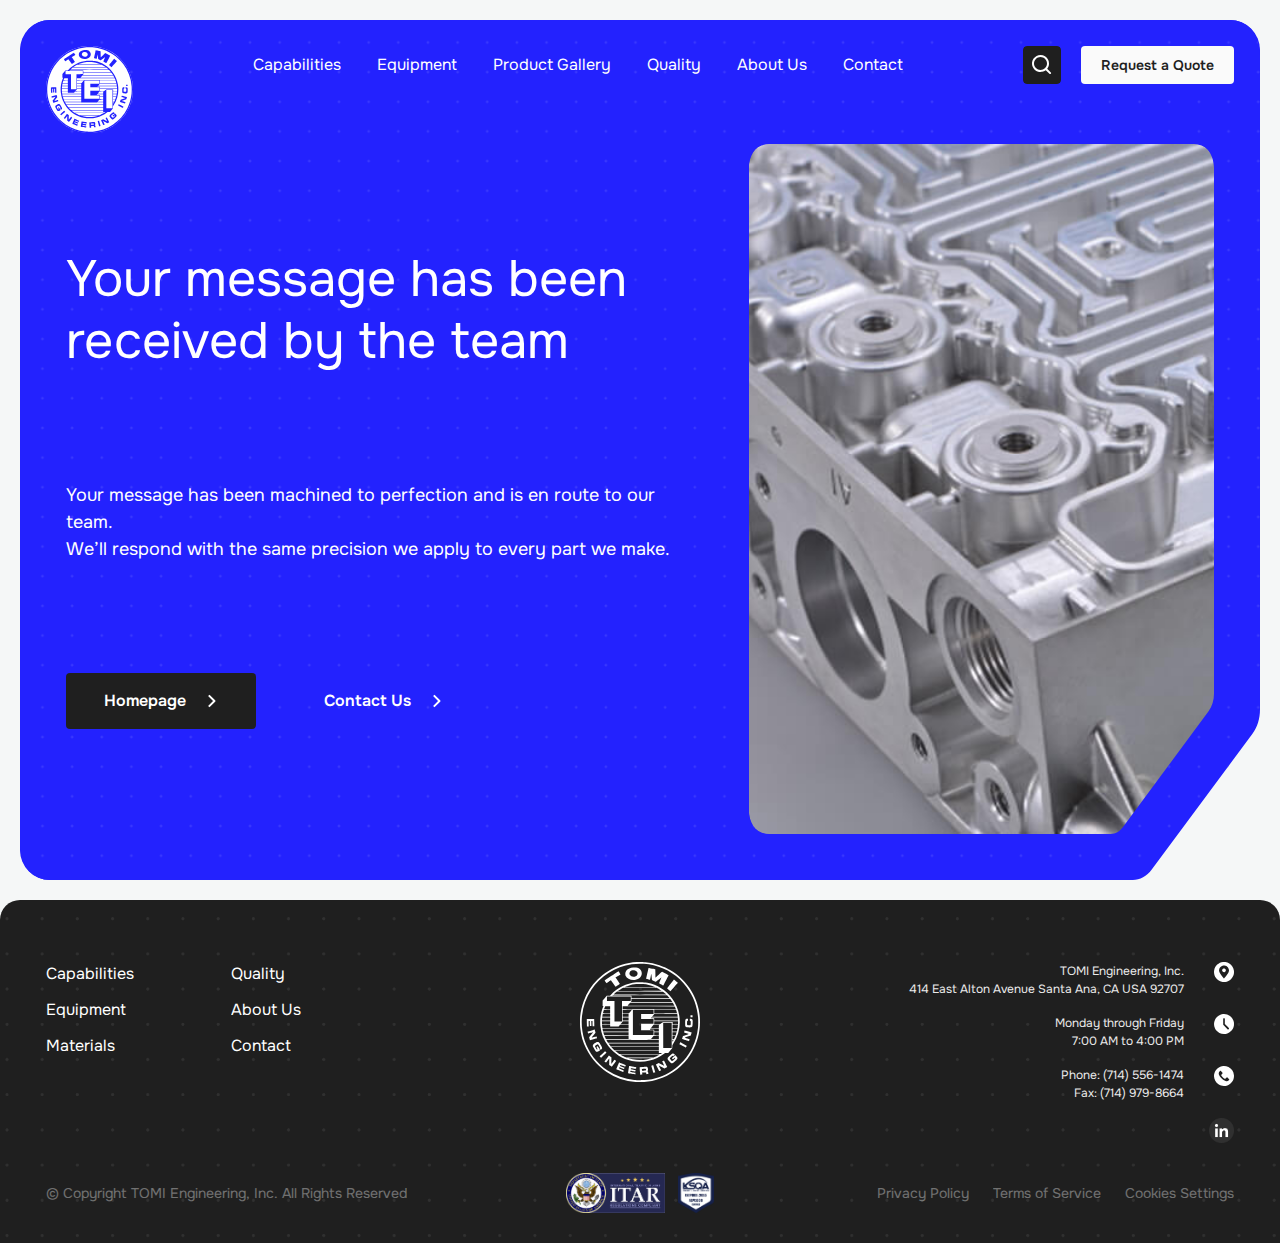
<file: success_page.html>
<!DOCTYPE html>
<html lang="en">
<head>
    <meta charset="UTF-8">
    <meta http-equiv="X-UA-Compatible" content="IE=edge">
    <meta name="viewport" content="width=device-width, initial-scale=1.0">
    <link rel="stylesheet" href="css/style.min.css">
    <link rel="stylesheet" href="https://cdnjs.cloudflare.com/ajax/libs/animate.css/4.1.1/animate.min.css" />
    <!-- <link rel="stylesheet" href="https://cdn.jsdelivr.net/npm/@fancyapps/ui@5.0/dist/fancybox/fancybox.css" /> -->
    <link rel="stylesheet" href="https://cdn.jsdelivr.net/npm/swiper@11/swiper-bundle.min.css" />
    <title>Success</title>
</head>

<body>
    <svg display="none">
    <symbol id="arrow" viewBox="0 0 8 14">
        <g>
            <path fill-rule="evenodd" clip-rule="evenodd"
                d="M0.843063 7.71102L6.50006 13.368L7.91406 11.954L2.96406 7.00401L7.91406 2.05401L6.50006 0.640015L0.843063 6.29701C0.655592 6.48454 0.550276 6.73885 0.550276 7.00401C0.550276 7.26918 0.655592 7.52349 0.843063 7.71102Z" />
        </g>
    </symbol>
    <symbol id="search" viewBox="0 0 20 20">
        <g>
            <path fill-rule="evenodd" clip-rule="evenodd"
                d="M8.50025 1.91687e-08C7.14485 0.000115492 5.80912 0.324364 4.60451 0.945694C3.3999 1.56702 2.36135 2.46742 1.57549 3.57175C0.789633 4.67609 0.279263 5.95235 0.0869618 7.29404C-0.10534 8.63574 0.0260029 10.004 0.470032 11.2846C0.914061 12.5652 1.6579 13.7211 2.63949 14.6557C3.62108 15.5904 4.81196 16.2768 6.11277 16.6576C7.41358 17.0384 8.7866 17.1026 10.1173 16.8449C11.448 16.5872 12.6977 16.015 13.7623 15.176L17.4143 18.828C17.6029 19.0102 17.8555 19.111 18.1177 19.1087C18.3799 19.1064 18.6307 19.0012 18.8161 18.8158C19.0015 18.6304 19.1066 18.3796 19.1089 18.1174C19.1112 17.8552 19.0104 17.6026 18.8283 17.414L15.1763 13.762C16.1642 12.5086 16.7794 11.0024 16.9514 9.41573C17.1233 7.82905 16.8451 6.22602 16.1485 4.79009C15.4519 3.35417 14.3651 2.14336 13.0126 1.29623C11.66 0.449106 10.0962 -0.000107143 8.50025 1.91687e-08ZM2.00025 8.5C2.00025 6.77609 2.68507 5.12279 3.90406 3.90381C5.12305 2.68482 6.77635 2 8.50025 2C10.2242 2 11.8775 2.68482 13.0964 3.90381C14.3154 5.12279 15.0003 6.77609 15.0003 8.5C15.0003 10.2239 14.3154 11.8772 13.0964 13.0962C11.8775 14.3152 10.2242 15 8.50025 15C6.77635 15 5.12305 14.3152 3.90406 13.0962C2.68507 11.8772 2.00025 10.2239 2.00025 8.5Z" />
        </g>
    </symbol>
    <symbol id="plane" viewBox="0 0 30 30">
        <g>
            <path fill-rule="evenodd" clip-rule="evenodd"
                d="M26.5041 0.0705083C26.1639 0.166192 25.7916 0.343614 25.5326 0.533399C25.4395 0.601661 21.4866 4.69824 16.7484 9.63699C12.0102 14.5757 8.09813 18.6165 8.05488 18.6165C8.01164 18.6165 6.82746 18.366 5.42338 18.0598C4.0193 17.7537 2.82539 17.5032 2.77025 17.5032C2.62863 17.5032 0.0223242 20.1226 0.0945703 20.1923C0.125859 20.2225 1.52748 21.0291 3.2093 21.985L6.26713 23.7228L7.97672 26.7339C8.91697 28.3901 9.72152 29.7922 9.76465 29.8498C9.83596 29.945 9.96106 29.8366 11.1642 28.6365C11.8909 27.9117 12.4854 27.2745 12.4854 27.2205C12.4854 27.1666 12.235 25.9745 11.9288 24.5714C11.6227 23.1683 11.3722 21.9835 11.3722 21.9385C11.3722 21.8935 15.4177 17.9758 20.3622 13.2324C25.3068 8.48908 29.4328 4.48672 29.5311 4.33824C29.8751 3.81893 29.9699 3.47926 29.9699 2.76688C29.9699 2.23619 29.9466 2.06346 29.838 1.78883C29.5574 1.07932 28.8984 0.421543 28.2028 0.156583C27.7658 -0.00988229 26.9387 -0.0517768 26.5041 0.0705083ZM9.92988 3.68147L8.57584 5.03557L5.9335 4.23811C4.4802 3.79953 3.25688 3.4407 3.21504 3.4407C3.1732 3.4407 2.4327 4.14734 1.56943 5.01102L0 6.58127L1.36477 7.43445C2.11541 7.90367 4.54201 9.42289 6.75715 10.8104L10.7847 13.3333L13.598 10.4014C15.1453 8.78885 16.4112 7.45291 16.4112 7.43264C16.4112 7.41236 16.0153 7.27783 15.5314 7.13369L14.6515 6.87154L15.6335 5.8884L16.6153 4.90525L15.986 4.2759L15.3567 3.6466L14.0524 4.9499C13.3351 5.66674 12.7151 6.2532 12.6747 6.2532C12.5998 6.2532 10.6029 5.66106 10.5546 5.62449C10.54 5.61348 10.9879 5.14402 11.5499 4.58135L12.5716 3.5583L11.9583 2.94289C11.621 2.6044 11.3312 2.32742 11.3145 2.32742C11.2977 2.32742 10.6746 2.93674 9.92988 3.68147ZM24.0848 14.3702L23.1162 15.3388L22.8546 14.4584C22.7106 13.9743 22.5772 13.5779 22.5579 13.5778C22.5388 13.5776 21.2025 14.8436 19.5885 16.3913L16.6539 19.2051L20.0296 24.598L23.4052 29.9908L24.9766 28.4203C25.8408 27.5565 26.5479 26.8169 26.5479 26.7767C26.5479 26.7365 26.1888 25.5136 25.7498 24.0592L24.9517 21.4149L26.3207 20.0449L27.6897 18.675L27.0604 18.0456L26.4311 17.4163L25.4077 18.4384C24.8447 19.0006 24.3752 19.4486 24.3642 19.434C24.3258 19.3834 23.7354 17.3977 23.7354 17.3193C23.7354 17.276 24.3218 16.6537 25.0384 15.9366L26.3413 14.6327L25.7279 14.0172C25.3905 13.6786 25.1007 13.4016 25.0839 13.4016C25.0671 13.4016 24.6175 13.8375 24.0848 14.3702Z" />
        </g>
    </symbol>
    <symbol id="shield" viewBox="0 0 26 30">
        <g>
            <path fill-rule="evenodd" clip-rule="evenodd"
                d="M12.1362 0.290724C10.1546 1.43617 7.35286 2.39138 4.63586 2.84786C3.76055 2.99492 2.32062 3.15628 1.16921 3.23631C0.541317 3.27993 0.282666 3.40815 0.099269 3.76666C-0.00598646 3.97228 -0.0111959 4.31403 0.0099556 9.60247C0.0343708 15.6961 0.0272156 15.5569 0.403738 17.2474C1.36177 21.5483 4.16074 25.4398 8.08789 27.9308C8.80365 28.3848 10.2281 29.103 11.0378 29.4182C11.7949 29.713 12.7138 30.0012 12.8926 30C13.1115 29.9986 14.6371 29.4565 15.4393 29.0951C21.2293 26.4868 25.1277 21.111 25.6606 15.0002C25.6962 14.5913 25.7237 12.0468 25.724 9.13174C25.7244 4.35652 25.7165 3.96933 25.6146 3.76666C25.4347 3.40841 25.1754 3.27987 24.5467 3.23719C20.3015 2.94922 16.7512 2.01831 13.8537 0.433387C13.3149 0.138647 12.9929 -0.00031329 12.8494 5.30317e-07C12.7132 0.000314351 12.4602 0.103436 12.1362 0.290724ZM14.2074 1.82995C16.9011 3.1013 19.5991 3.85522 22.5729 4.1676C23.0557 4.21838 23.5457 4.29966 23.6619 4.3483C23.9882 4.48506 24.2708 4.75489 24.4567 5.10731L24.6262 5.42866V10.0418C24.6262 14.9551 24.613 15.2327 24.3066 16.7391C23.3497 21.4429 20.1112 25.5607 15.651 27.7447C14.6009 28.2589 13.6075 28.6521 13.1358 28.7402C12.983 28.7688 12.7329 28.7688 12.5802 28.7402C11.8018 28.5948 9.68304 27.6307 8.54186 26.9027C4.88936 24.5728 2.3316 20.9737 1.43853 16.9075C1.10927 15.4083 1.09408 15.1106 1.09182 10.1046L1.08969 5.42866L1.23517 5.13329C1.39893 4.80077 1.72794 4.48431 2.04948 4.34999C2.1681 4.30041 2.66444 4.21831 3.15237 4.16748C4.83212 3.99261 6.34794 3.69229 7.93098 3.22074C9.00362 2.90121 10.6754 2.2538 11.5085 1.83522C12.3286 1.42324 12.4658 1.38081 12.9207 1.39895C13.2754 1.41307 13.4435 1.46937 14.2074 1.82995ZM12.0396 2.75867C11.5347 3.02567 10.0014 3.64553 9.09249 3.95019C7.25068 4.56741 5.38915 4.97676 3.46964 5.18651C2.53571 5.28863 2.45926 5.3069 2.2979 5.4672L2.12529 5.63867V9.78593V13.9332H7.24057H12.3558V8.28443C12.3558 5.1776 12.3346 2.63691 12.3088 2.63842C12.2829 2.63998 12.1618 2.69402 12.0396 2.75867ZM13.3601 8.28443V13.9332H18.4753H23.5906V9.78593V5.63867L23.4167 5.46475C23.2697 5.31775 23.1699 5.28386 22.7734 5.24595C19.6873 4.95127 16.6778 4.14764 13.9632 2.89343C13.6564 2.75164 13.3951 2.63565 13.3827 2.63565C13.3702 2.63565 13.3601 5.1776 13.3601 8.28443ZM2.22101 15.1728C2.23739 15.2677 2.29482 15.6137 2.34867 15.9416C3.09657 20.5006 6.18256 24.6527 10.3855 26.7549C10.8963 27.0104 11.8699 27.4174 12.2146 27.5196L12.3558 27.5615V21.2808V15.0002H7.27352H2.1912L2.22101 15.1728ZM13.3601 21.2808V27.5615L13.5013 27.5196C13.8461 27.4174 14.8197 27.0104 15.3304 26.7549C17.6748 25.5823 19.8843 23.5829 21.2669 21.3832C22.0109 20.1994 22.6475 18.7779 23.0289 17.4488C23.1894 16.8895 23.2812 16.4418 23.4955 15.1728L23.5247 15.0002H18.4424H13.3601V21.2808Z" />
        </g>
    </symbol>
    <symbol id="rocket" viewBox="0 0 30 30">
        <g>
            <path fill-rule="evenodd" clip-rule="evenodd"
                d="M25.6626 0.0193663C25.2215 0.0729071 24.2102 0.294576 23.6561 0.459186C20.2689 1.46544 16.0171 4.0694 12.2334 7.45484C11.5157 8.09692 11.5442 8.09288 10.1154 7.75492C8.75016 7.43197 8.48392 7.42793 7.87357 7.72114C7.55297 7.87508 7.09591 8.31232 3.78142 11.6358C1.14943 14.275 0.0386749 15.4265 0.0109956 15.5447C-0.0404927 15.7644 0.0920397 15.9645 0.341564 16.0434C0.447531 16.0769 1.75755 16.295 3.2527 16.5282C5.84007 16.9316 5.98838 16.9485 6.32734 16.8785C6.69086 16.8034 7.21278 16.561 7.49292 16.337C7.59754 16.2534 7.6943 16.2237 7.78613 16.2473C7.86149 16.2665 9.23601 17.5966 10.8407 19.203C13.9964 22.3623 13.9085 22.2549 13.6194 22.6004C13.2944 22.9887 13.0249 23.8023 13.0884 24.2034C13.1011 24.2838 13.2984 25.5502 13.5268 27.0177C13.7683 28.5695 13.9775 29.7408 14.0268 29.817C14.1242 29.9677 14.3339 30.036 14.5309 29.9812C14.6058 29.9604 16.3519 28.2494 18.4113 26.1789C22.5535 22.0141 22.4332 22.1564 22.4815 21.3619C22.5021 21.0223 22.4636 20.7685 22.2666 19.9453C22.1347 19.3937 22.0267 18.8839 22.0267 18.8126C22.0267 18.6126 22.1233 18.4692 22.6422 17.8988C25.0519 15.2503 27.3784 11.7416 28.611 8.89716C30.319 4.95538 30.4303 2.08992 28.9267 0.766415C28.6281 0.503637 28.2073 0.283727 27.709 0.130142C27.3965 0.0339097 26.1149 -0.0354646 25.6626 0.0193663ZM23.6898 4.5776C24.6492 4.92588 25.4026 5.76441 25.6326 6.74022C26.0802 8.63861 24.7903 10.4191 22.8555 10.5732C20.4996 10.761 18.8264 8.32522 19.8257 6.16242C20.2151 5.31955 21.1357 4.601 22.0267 4.44448C22.5111 4.35945 23.2521 4.41874 23.6898 4.5776ZM6.89078 19.0863C6.36088 19.636 5.92716 20.2089 5.38384 21.0768C4.15797 23.035 2.96788 25.9292 2.96788 26.9521C2.96788 27.4318 3.03743 27.4316 4.05751 26.9504C5.06869 26.4734 5.68925 26.2098 6.95558 25.7191C8.99382 24.9294 9.69038 24.514 10.8993 23.3673C11.2639 23.0215 11.3538 22.9024 11.3538 22.7651C11.3538 22.6186 11.0771 22.3173 9.43135 20.6715C7.9328 19.173 7.47661 18.7491 7.36238 18.7491C7.26069 18.7491 7.1162 18.8525 6.89078 19.0863Z" />
        </g>
    </symbol>
    <symbol id="address" viewBox="0 0 30 30">
        <g>
            <path fill-rule="evenodd" clip-rule="evenodd"
                d="M13.5761 0.0376677C6.90512 0.729265 1.45505 5.70991 0.261539 12.2055C-0.518702 16.4517 0.45679 20.6026 3.05419 24.0884C3.59946 24.8202 5.19585 26.4156 5.9369 26.9695C8.02365 28.529 10.323 29.4858 12.9601 29.892C13.7935 30.0204 16.0558 30.0386 16.8616 29.9234C20.2497 29.4389 23.1402 28.0456 25.4483 25.7846C26.8224 24.4386 27.6546 23.2868 28.5098 21.5474C29.2236 20.0958 29.6804 18.5816 29.9264 16.8515C30.0245 16.1611 30.0245 13.8438 29.9264 13.1534C29.5903 10.7893 28.7487 8.53025 27.5208 6.69648C25.1142 3.10201 21.4576 0.789784 17.1256 0.123017C16.3881 0.00949198 14.3259 -0.0401091 13.5761 0.0376677ZM15.7927 5.28475C17.7142 5.41565 19.7471 6.57679 20.9968 8.257C22.0736 9.70488 22.6489 11.812 22.384 13.3373C22.0197 15.4341 20.3175 18.366 17.2764 22.1344C16.5444 23.0415 15.0686 24.7466 15.0156 24.7466C14.9617 24.7466 13.7762 23.3897 12.9896 22.4279C10.1025 18.8971 8.36528 16.0646 7.75506 13.8931C7.61701 13.4018 7.59724 13.2278 7.60106 12.5371C7.6183 9.38309 9.68974 6.58407 12.7451 5.58618C13.4551 5.35431 14.5947 5.19031 15.1602 5.23862C15.257 5.24689 15.5416 5.26761 15.7927 5.28475ZM14.316 9.8123C12.8285 10.2126 11.9081 11.7536 12.2872 13.2097C12.6797 14.7173 14.2177 15.6474 15.6857 15.2648C17.1882 14.8732 18.1221 13.333 17.7421 11.8734C17.346 10.3519 15.7899 9.41573 14.316 9.8123Z" />
        </g>
    </symbol>
    <symbol id="hours" viewBox="0 0 30 30">
        <g>
            <path fill-rule="evenodd" clip-rule="evenodd"
                d="M13.5765 0.0678389C12.3301 0.18703 10.7802 0.557672 9.60036 1.01862C7.59866 1.80062 5.98834 2.85958 4.42399 4.42254C3.12895 5.71653 2.28963 6.88278 1.51857 8.45975C-0.519844 12.6286 -0.505417 17.4735 1.55774 21.6184C2.33326 23.1764 3.14714 24.3055 4.39531 25.5552C5.62729 26.7887 6.67013 27.5605 8.12135 28.3128C11.8057 30.2226 16.0802 30.5241 20.0025 29.1509C20.7681 28.8828 22.0823 28.2563 22.8137 27.8108C24.6957 26.6644 26.5357 24.8442 27.7637 22.9139C28.1365 22.328 28.8543 20.8576 29.1226 20.1304C29.4004 19.3776 29.751 17.9806 29.8874 17.0832C30.0375 16.0957 30.0375 13.9103 29.8874 12.9227C29.751 12.0253 29.4004 10.6283 29.1226 9.87551C28.8543 9.14829 28.1365 7.67797 27.7637 7.09204C26.8386 5.63789 25.3372 4.00068 24.0454 3.03743C20.9935 0.761774 17.2938 -0.287684 13.5765 0.0678389ZM15.7248 6.4785C15.8608 6.57425 16.0335 6.76875 16.1085 6.91079L16.245 7.1691V11.1287V15.0883L19.3188 18.1661C21.941 20.7915 22.402 21.2783 22.4563 21.4782C22.5565 21.8478 22.5324 22.1051 22.3666 22.4375C22.1037 22.9647 21.5519 23.2207 20.969 23.0858C20.682 23.0194 20.572 22.9168 17.3403 19.6987C15.4735 17.8396 13.9575 16.2835 13.8937 16.1605C13.7832 15.9479 13.7801 15.801 13.7954 11.4922L13.8111 7.04346L13.987 6.79388C14.252 6.41809 14.5969 6.25764 15.0842 6.28354C15.4057 6.30065 15.5227 6.33628 15.7248 6.4785Z" />
        </g>
    </symbol>
    <symbol id="phone" viewBox="0 0 30 30">
        <g>
            <path fill-rule="evenodd" clip-rule="evenodd"
                d="M13.6314 0.0654354C9.08609 0.503117 5.0382 2.92051 2.50169 6.71215C0.788657 9.27282 -0.112794 12.4664 0.0113116 15.535C0.208814 20.4208 2.65505 24.796 6.7034 27.5043C10.5939 30.1069 15.5916 30.7172 20.0519 29.1344C23.1452 28.0366 25.9079 25.8199 27.6918 23.0043C28.1062 22.3503 28.8154 20.9066 29.0962 20.1453C29.8168 18.1916 30.1355 15.794 29.9466 13.7469C29.4586 8.45889 26.3696 3.9164 21.6773 1.58648C19.1514 0.332289 16.3533 -0.19667 13.6314 0.0654354ZM9.82128 7.2132C10.009 7.28308 12.8514 10.087 12.98 10.3292C13.182 10.7097 13.1408 10.7796 12.0755 11.8626C11.5319 12.4154 11.0434 12.9529 10.9901 13.0571C10.7666 13.4934 10.8131 14.0185 11.1146 14.4672C12.0935 15.9237 14.6716 18.414 15.8598 19.0508C16.1313 19.1963 16.6647 19.2097 16.979 19.0789C17.1129 19.0232 17.5702 18.6177 18.1643 18.0281C19.1461 17.0537 19.2975 16.9493 19.6152 17.0276C19.8163 17.0771 22.6939 19.928 22.828 20.2105C22.9612 20.4912 22.8926 20.7007 22.5416 21.0856C21.3361 22.4073 20.0088 22.9931 18.643 22.8063C17.1012 22.5954 14.6115 21.362 12.7709 19.8972C12.0987 19.3623 10.4302 17.6875 9.88495 17.0005C9.20802 16.1476 8.51838 15.0777 8.07624 14.1946C7.19478 12.4341 6.9563 11.4289 7.16916 10.3711C7.36649 9.39077 7.70181 8.83566 8.67701 7.87494C9.25387 7.30671 9.40001 7.1952 9.6161 7.15862C9.6382 7.15487 9.73053 7.17943 9.82128 7.2132Z" />
        </g>
    </symbol>
    <symbol id="linkedin" viewBox="0 0 40 40">
        <g>
            <path fill-rule="evenodd" clip-rule="evenodd"
                d="M18.3213 0.0254704C15.393 0.32911 12.7172 1.14181 10.3678 2.4413C4.80274 5.51945 1.13018 10.8155 0.14691 17.1805C-0.0495555 18.4525 -0.0488511 21.5472 0.148319 22.8107C0.839078 27.2378 2.76639 31.077 5.83916 34.1468C8.90887 37.2135 12.7179 39.1241 17.1472 39.8189C18.264 39.9941 20.5506 40.0556 21.7708 39.9434C30.373 39.1521 37.4904 33.01 39.4947 24.6483C39.9112 22.9109 40.0003 22.0901 40 19.9956C39.9996 17.7977 39.8972 16.9279 39.4155 15.03C37.7954 8.64797 33.0921 3.45809 26.853 1.16824C25.8376 0.795557 24.0545 0.34475 22.9002 0.168962C22.1109 0.048695 19.0288 -0.0478786 18.3213 0.0254704ZM13.0898 9.75837C13.9781 10.1839 14.4872 11.0105 14.4839 12.0218C14.4815 12.7557 14.2312 13.3195 13.6787 13.8358C12.4232 15.009 10.4177 14.6111 9.6815 13.0427C9.51204 12.6818 9.47713 12.4972 9.48034 11.9803C9.4837 11.4523 9.51955 11.284 9.71038 10.9009C10.3478 9.62144 11.7879 9.13451 13.0898 9.75837ZM26.9313 16.288C28.2104 16.5409 29.2238 17.311 29.7901 18.4605C30.4503 19.8008 30.5906 21.3452 30.5552 26.8769L30.5319 30.5131L28.364 30.5339L26.1962 30.5546L26.1693 26.233C26.1397 21.4819 26.1437 21.523 25.645 20.7708C25.2174 20.1258 24.3894 19.8405 23.3966 19.996C22.4306 20.1472 21.8123 20.6959 21.4768 21.6996C21.3056 22.212 21.3009 22.3212 21.274 26.3882L21.2466 30.5522H19.0991H16.9515V23.5144V16.4767H19.0257H21.1V17.4151C21.1 18.2963 21.1737 18.581 21.2993 18.1854C21.3288 18.0929 21.5864 17.785 21.8721 17.5011C23.1032 16.2777 24.8096 15.8685 26.9313 16.288ZM14.1337 23.5144V30.5522H11.9812H9.82865V23.5144V16.4767H11.9812H14.1337V23.5144Z" />
        </g>
    </symbol>
    <symbol id="linkedin-footer" viewBox="0 0 25 25">
        <g>
            <circle cx="12.5" cy="12.5" r="12.5" fill="white" />
            <path fill-rule="evenodd" clip-rule="evenodd"
                d="M11.4508 0.015919C9.62063 0.205694 7.94823 0.713634 6.47987 1.52581C3.00172 3.44966 0.706359 6.7597 0.0918186 10.7378C-0.0309722 11.5328 -0.0305319 13.467 0.0926991 14.2567C0.524424 17.0236 1.729 19.4231 3.64947 21.3418C5.56804 23.2584 7.94867 24.4526 10.717 24.8868C11.415 24.9963 12.8441 25.0348 13.6068 24.9646C18.9832 24.47 23.4315 20.6313 24.6842 15.4052C24.9445 14.3193 25.0002 13.8063 25 12.4972C24.9998 11.1235 24.9358 10.5799 24.6347 9.39377C23.6221 5.40498 20.6826 2.16131 16.7831 0.730153C16.1485 0.497223 15.034 0.215469 14.3127 0.105601C13.8193 0.0304343 11.893 -0.0299241 11.4508 0.015919ZM8.18114 6.09898C8.73634 6.36495 9.05452 6.88159 9.05241 7.51362C9.05095 7.97229 8.8945 8.32472 8.54917 8.64738C7.76453 9.38062 6.51104 9.13191 6.05094 8.15171C5.94502 7.92616 5.92321 7.81077 5.92521 7.48771C5.92732 7.15767 5.94972 7.0525 6.06899 6.81307C6.46735 6.0134 7.36744 5.70907 8.18114 6.09898ZM16.8321 10.18C17.6315 10.3381 18.2649 10.8194 18.6188 11.5378C19.0314 12.3755 19.1192 13.3408 19.097 16.7981L19.0824 19.0707L17.7275 19.0837L16.3727 19.0966L16.3558 16.3956C16.3373 13.4262 16.3398 13.4519 16.0281 12.9818C15.7608 12.5786 15.2434 12.4003 14.6229 12.4975C14.0191 12.592 13.6327 12.9349 13.423 13.5623C13.316 13.8825 13.3131 13.9508 13.2963 16.4926L13.2792 19.0951H11.9369H10.5947V14.6965V10.2979H11.8911H13.1875V10.8844C13.1875 11.4352 13.2336 11.6131 13.3121 11.3659C13.3305 11.3081 13.4915 11.1156 13.6701 10.9382C14.4395 10.1735 15.506 9.91779 16.8321 10.18ZM8.83354 14.6965V19.0951H7.48823H6.14291V14.6965V10.2979H7.48823H8.83354V14.6965Z"
                fill="#303030" />
        </g>
    </symbol>
    <symbol id="capabilities-1" viewBox="0 0 40 40">
        <g>
            <path fill-rule="evenodd" clip-rule="evenodd"
                d="M3.51562 11.1719V22.3438H5.85906H8.20242L8.22234 13.5352L8.24219 4.72656L11.1914 4.70609L14.1406 4.68563V5.85844V7.03125H15.3125H16.4844V10V12.9688H17.6562H18.8281V14.7266V16.4844H20H21.1719V14.7266V12.9688H22.3438H23.5156V10V7.03125H24.6875H25.8594V5.85844V4.68563L28.8086 4.70609L31.7578 4.72656L31.7777 13.5352L31.7976 22.3438H34.1409H36.4844V11.1719V0H34.1406H31.7969V1.17188V2.34375H28.8281H25.8594V1.17188V0H20H14.1406V1.17188V2.34375H11.1719H8.20312V1.17188V0H5.85938H3.51562V11.1719ZM11.7969 20.5859V22.3438H20H28.2031V20.5859V18.8281H20H11.7969V20.5859ZM0 29.4141V34.1406H20H40V29.4141V24.6875H20H0V29.4141ZM7.03125 29.4162V30.6291L5.87891 30.6076L4.72656 30.5859L4.70469 29.4959C4.69273 28.8965 4.70039 28.3603 4.7218 28.3045C4.75125 28.2278 5.03742 28.2031 5.89602 28.2031H7.03125V29.4162ZM11.7578 29.4141V30.5859H10.5859H9.41406L9.39219 29.4959C9.38023 28.8965 9.38828 28.3594 9.41008 28.3024C9.44117 28.2216 9.70242 28.2037 10.6038 28.2205L11.7578 28.2422V29.4141ZM16.4453 29.4141V30.5859L15.293 30.6076L14.1406 30.6291V29.4141V28.199L15.293 28.2205L16.4453 28.2422V29.4141ZM4.6875 38.2422V40H8.22344H11.7595L12.6373 38.2422L13.5152 36.4844H9.10133H4.6875V38.2422ZM28.5346 38.2422L29.4124 40H32.9484H36.4844V38.2422V36.4844H32.0705H27.6567L28.5346 38.2422Z" />
        </g>
    </symbol>
    <symbol id="capabilities-2" viewBox="0 0 40 40">
        <g>
            <path fill-rule="evenodd" clip-rule="evenodd"
                d="M9.55885 0.927881V2.10088H14.3008H19.0427L19.0426 3.95813L19.0423 5.81537L18.5919 6.04817C17.9398 6.38506 17.3769 6.97852 17.0256 7.69937L16.7298 8.30627L15.0651 8.8579L13.4004 9.40952L12.7249 11.4315C12.3534 12.5436 12.0798 13.4813 12.117 13.5152C12.2374 13.6249 14.1914 14.2398 14.2469 14.1854C14.2766 14.1565 14.5148 13.493 14.7762 12.711L15.2517 11.2894L16.0695 11.0014C17.0369 10.6606 17.0583 10.6577 17.1223 10.8586C17.2153 11.1513 17.793 11.799 18.2027 12.07C18.8298 12.485 19.4228 12.6579 20.2184 12.6579C21.014 12.6579 21.607 12.485 22.2342 12.07C22.6438 11.799 23.2215 11.1513 23.3145 10.8586C23.3785 10.6577 23.3999 10.6606 24.3673 11.0014L25.1851 11.2894L25.6606 12.711C25.9221 13.493 26.1602 14.1565 26.1899 14.1854C26.2454 14.2398 28.1994 13.6249 28.3198 13.5152C28.3571 13.4813 28.0834 12.5436 27.7119 11.4315L27.0364 9.40952L25.3717 8.8579L23.707 8.30627L23.4112 7.69937C23.0599 6.97852 22.497 6.38506 21.8449 6.04817L21.3945 5.81537L21.3943 3.95813L21.3941 2.10088H26.136H30.878V0.927881V-0.245117H20.2184H9.55885V0.927881ZM3.68041 21.5335V25.639H8.42235H13.1643V21.5335V17.4281H8.42235H3.68041V21.5335ZM15.5157 21.5335V25.639H20.2184H24.9212V21.5335V17.4281H20.2184H15.5157V21.5335ZM27.2725 21.5335V25.639H32.0145H36.7564V21.5335V17.4281H32.0145H27.2725V21.5335ZM5.43987 28.0688C4.71032 28.1551 3.68496 28.48 3.05338 28.8249C2.73548 28.9986 2.28887 29.359 1.86547 29.7837C1.29549 30.3555 1.13082 30.5817 0.834939 31.1992C0.362391 32.1853 0.207827 32.8746 0.216136 33.9587C0.234241 36.3247 1.37905 38.166 3.45445 39.1674C4.76683 39.8006 3.43571 39.7541 20.2576 39.7541H35.228L35.8665 39.584C38.5594 38.8664 40.2128 36.7164 40.2158 33.9282C40.217 32.8385 40.0422 32.0819 39.5653 31.113C39.2995 30.5728 39.1049 30.3158 38.5264 29.7409C37.7118 28.9313 36.9683 28.5099 35.8158 28.2047L35.1496 28.0283L20.5711 28.0159C12.5529 28.009 5.7439 28.0328 5.43987 28.0688ZM10.6464 30.5566C12.1978 31.0383 13.1345 32.3667 13.1067 34.0455C13.0915 34.9643 12.768 35.6906 12.0526 36.4126C10.0776 38.4058 6.61367 37.2834 6.11126 34.4875C5.87268 33.1594 6.5933 31.5704 7.73755 30.9013C8.57668 30.4107 9.73465 30.2735 10.6464 30.5566ZM21.2013 30.5298C23.0165 30.9985 24.1149 32.9488 23.6238 34.8307C23.2823 36.1391 22.1443 37.1498 20.743 37.3894C19.0461 37.6793 17.2474 36.5085 16.8122 34.8307C16.318 32.9252 17.4775 30.9304 19.3326 30.4949C19.8101 30.3828 20.6959 30.3994 21.2013 30.5298ZM31.8871 30.5566C33.2141 30.9686 34.1124 32.0265 34.3286 33.4318C34.6805 35.7177 32.5921 37.7655 30.3 37.3824C28.3798 37.0614 27.0865 35.3243 27.3551 33.427C27.5491 32.0566 28.456 30.9777 29.7648 30.5602C30.3651 30.3687 31.2772 30.3672 31.8871 30.5566ZM9.12776 32.8247C9.04154 32.8621 8.87413 32.9897 8.75562 33.1081C8.18572 33.6783 8.37916 34.6225 9.13419 34.9557C9.84376 35.2689 10.6719 34.8182 10.7351 34.0846C10.7765 33.6033 10.7261 33.4439 10.4336 33.1311C10.1635 32.8422 10.0894 32.8066 9.70863 32.783C9.47537 32.7684 9.21398 32.7873 9.12776 32.8247ZM19.5834 32.9327C19.2675 33.1433 19.043 33.5523 19.0429 33.9176C19.0427 34.265 19.3109 34.7281 19.6168 34.9082C19.94 35.0987 20.501 35.0963 20.8291 34.9029C21.3505 34.5956 21.5373 33.7689 21.201 33.2568C20.8703 32.7534 20.0877 32.5966 19.5834 32.9327ZM30.2501 32.9312C29.8464 33.2053 29.6892 33.468 29.6892 33.8687C29.6892 34.505 30.0578 34.9401 30.6984 35.06C31.069 35.1294 31.6454 34.8417 31.8499 34.4852C32.0535 34.1302 32.0454 33.6298 31.8304 33.2826C31.5082 32.7626 30.7475 32.5934 30.2501 32.9312Z" />
        </g>
    </symbol>
    <symbol id="capabilities-3" viewBox="0 0 40 40">
        <g>
            <path fill-rule="evenodd" clip-rule="evenodd"
                d="M16.9995 0.263292C16.5125 0.558058 16.4134 0.828839 16.4095 1.87462L16.4062 2.77306L15.5466 2.98673C14.0226 3.36556 12.4262 4.02728 10.9727 4.88275L10.2196 5.32595L9.54078 4.66165C9.01078 4.14306 8.79664 3.98517 8.56406 3.94157C7.96047 3.82829 7.82375 3.92806 5.8068 5.95415C4.2068 7.56134 3.91016 7.89501 3.86562 8.13806C3.76875 8.66618 3.88289 8.90048 4.58898 9.6229L5.25164 10.3009L4.84625 10.972C3.99289 12.3849 3.06719 14.6674 2.80898 15.9957L2.71406 16.484H1.81687C1.03219 16.484 0.880625 16.5059 0.608047 16.6592C0.0127344 16.9938 0 17.0636 0 19.9996C0 22.9356 0.0127344 23.0055 0.608047 23.3401C0.880625 23.4933 1.03219 23.5152 1.81687 23.5152H2.71406L2.80898 24.0035C3.06359 25.3134 3.9325 27.4664 4.80437 28.9478L5.2482 29.7019L4.58391 30.3807C4.06531 30.9107 3.90742 31.1249 3.86383 31.3574C3.75055 31.961 3.85031 32.0977 5.87641 34.1147C7.48359 35.7147 7.81727 36.0113 8.06031 36.0559C8.58773 36.1526 8.82297 36.0384 9.54055 35.337L10.2139 34.6788L11.1658 35.2242C12.6317 36.0641 14.2886 36.7268 15.8008 37.0782L16.4062 37.2189V38.1045C16.4062 39.1563 16.5224 39.4699 17.0143 39.7463C17.3198 39.918 17.3775 39.9215 19.9161 39.9215C22.3578 39.9215 22.5239 39.9125 22.8145 39.7642C23.013 39.663 23.179 39.497 23.2802 39.2985C23.4325 39 23.4375 38.8461 23.4375 34.4601V29.9299L23.0273 30.0703C22.8018 30.1476 22.3008 30.2772 21.9141 30.3584C20.959 30.5589 18.9188 30.5624 17.9688 30.3652C15.7563 29.9059 14.0338 28.9756 12.4602 27.3898C10.9105 25.8282 10.0129 24.1478 9.55586 21.9527C9.36391 21.0313 9.36391 18.968 9.55586 18.0465C10.0124 15.8538 10.9076 14.1769 12.4602 12.6059C14.4091 10.6338 16.7449 9.59993 19.5312 9.47618C20.6521 9.42642 21.9211 9.57962 22.8618 9.87837L23.4375 10.0612V5.53509C23.4375 1.15314 23.4325 0.99923 23.2802 0.700714C23.179 0.502199 23.013 0.336261 22.8145 0.235011C22.5238 0.08673 22.3583 0.0777456 19.9055 0.0781362C17.3093 0.0785269 17.3041 0.0788393 16.9995 0.263292ZM30.6833 0.548214C29.8913 0.748371 29.118 1.32767 28.7334 2.00915L28.5007 2.4215H27.141H25.7812V3.59337V4.76525H27.141H28.5007L28.7334 5.17759C29.0359 5.7136 29.5037 6.12946 30.1466 6.43415C30.6137 6.6554 30.7363 6.67931 31.4062 6.67931C32.0774 6.67931 32.1984 6.65564 32.6703 6.43204C33.3966 6.08798 33.849 5.64509 34.2004 4.934C34.4761 4.37618 34.4922 4.30235 34.4922 3.59337C34.4922 2.88439 34.4761 2.81056 34.2004 2.25275C33.6725 1.18454 32.7346 0.557746 31.582 0.502902C31.249 0.487042 30.8446 0.507433 30.6833 0.548214ZM36.142 7.19087C35.6477 7.31509 34.9441 7.7315 34.6025 8.10204C34.4271 8.29235 34.1742 8.68173 34.0405 8.96735C33.834 9.40876 33.797 9.58056 33.7934 10.1142C33.791 10.4594 33.8145 10.856 33.8457 10.9956C33.9016 11.2466 33.8882 11.2611 32.6392 12.3042L31.3762 13.359H28.5787H25.7812V14.5309V15.7027H28.9102C31.6311 15.7027 32.0706 15.6863 32.2818 15.5772C32.4153 15.5081 33.1754 14.908 33.9708 14.2434C35.1318 13.2734 35.4491 13.0454 35.5796 13.087C36.3464 13.3317 36.5646 13.3669 37.0933 13.331C38.2205 13.2546 39.1533 12.6185 39.6691 11.5746C39.9448 11.0168 39.9609 10.943 39.9609 10.234C39.9609 9.52501 39.9448 9.45118 39.6691 8.89337C39.1413 7.82517 38.2034 7.19837 37.0507 7.14353C36.7177 7.12767 36.3088 7.14899 36.142 7.19087ZM18.7109 11.8831C17.0775 12.1187 15.3505 12.9991 14.1326 14.217C13.081 15.2685 12.3673 16.5358 11.9332 18.1222C11.7005 18.9725 11.7005 21.0267 11.9332 21.877C12.2076 22.8795 12.5556 23.6809 13.0457 24.4384C14.4598 26.6242 16.8663 28.0281 19.4531 28.1764C20.5314 28.2383 21.4727 28.1081 22.5391 27.7495L23.3984 27.4605V19.9996V12.5388L22.5391 12.2505C21.2587 11.8209 19.9878 11.699 18.7109 11.8831ZM36.152 16.9545C35.36 17.1546 34.5868 17.7339 34.2022 18.4154L33.9695 18.8277H29.8754H25.7812V19.9996V21.1715H29.8754H33.9695L34.2022 21.5838C34.5047 22.1199 34.9724 22.5357 35.6154 22.8404C36.0824 23.0617 36.2051 23.0856 36.875 23.0856C37.5462 23.0856 37.6671 23.0619 38.1391 22.8383C38.8654 22.4942 39.3177 22.0513 39.6691 21.3402C39.9448 20.7824 39.9609 20.7086 39.9609 19.9996C39.9609 19.2906 39.9448 19.2168 39.6691 18.659C39.1413 17.5908 38.2034 16.964 37.0507 16.9092C36.7177 16.8933 36.3134 16.9137 36.152 16.9545ZM25.7812 25.4684V26.6402H28.5787H31.3762L32.6392 27.6951C33.8882 28.7381 33.9016 28.7527 33.8457 29.0037C33.8145 29.1432 33.7912 29.5447 33.7937 29.8958C33.7978 30.47 33.8274 30.5931 34.0884 31.1212C34.4316 31.8155 34.8845 32.2538 35.625 32.6082C36.0831 32.8274 36.2054 32.8512 36.875 32.8512C37.5462 32.8512 37.6671 32.8275 38.1391 32.6039C38.8654 32.2599 39.3177 31.817 39.6691 31.1059C39.9448 30.5481 39.9609 30.4742 39.9609 29.7652C39.9609 29.0563 39.9448 28.9824 39.6691 28.4246C39.1533 27.3807 38.2205 26.7446 37.0933 26.6682C36.5646 26.6324 36.3464 26.6675 35.5796 26.9122C35.4491 26.9538 35.1318 26.7258 33.9708 25.7558C33.1754 25.0913 32.4153 24.4911 32.2818 24.422C32.0706 24.3129 31.6311 24.2965 28.9102 24.2965H25.7812V25.4684ZM30.6833 33.3607C29.8913 33.5609 29.118 34.1402 28.7334 34.8217L28.5007 35.234H27.141H25.7812V36.4059V37.5777H27.141H28.5007L28.7334 37.9901C29.0359 38.5261 29.5037 38.942 30.1466 39.2467C30.6137 39.4679 30.7363 39.4918 31.4062 39.4918C32.0774 39.4918 32.1984 39.4681 32.6703 39.2445C33.3966 38.9005 33.849 38.4576 34.2004 37.7465C34.4761 37.1887 34.4922 37.1149 34.4922 36.4059C34.4922 35.6969 34.4761 35.6231 34.2004 35.0652C33.6725 33.997 32.7346 33.3702 31.582 33.3154C31.249 33.2995 30.8446 33.3199 30.6833 33.3607Z" />
        </g>
    </symbol>
    <symbol id="capabilities-4" viewBox="0 0 40 40">
        <g>
            <path fill-rule="evenodd" clip-rule="evenodd"
                d="M17.3965 0.159182C15.5942 1.10856 0.47846 9.65606 0.348538 9.79918C0.253382 9.90403 0.133929 10.1288 0.0830694 10.2986C0.00564755 10.5568 0.0120538 10.6639 0.122132 10.9521C0.194476 11.1415 0.313929 11.3496 0.387601 11.4143C0.510491 11.5222 16.6751 20.6153 17.4171 20.9938C17.8378 21.2084 18.1361 21.203 18.5905 20.9726C19.3489 20.588 35.4489 11.5301 35.5773 11.4158C35.651 11.3503 35.7704 11.1415 35.8428 10.9521C35.9528 10.6639 35.9592 10.5568 35.8818 10.2986C35.831 10.1288 35.7115 9.90324 35.6164 9.79746C35.4767 9.64215 19.9059 0.841604 18.5905 0.174494C18.1412 -0.0533962 17.8081 -0.0576149 17.3965 0.159182ZM2.6551 17.8278C1.50823 18.4786 0.479554 19.0967 0.369085 19.2013C-0.0581025 19.6058 -0.0510713 20.3747 0.383538 20.7851C0.502366 20.8974 2.28713 21.9362 4.34963 23.0936C13.2949 28.1134 17.1785 30.2878 17.4121 30.4069C17.7556 30.5822 18.2379 30.5668 18.6272 30.3682C18.8066 30.2767 20.6596 29.2439 22.7453 28.0732C24.8308 26.9026 28.5235 24.83 30.9512 23.4675C33.3789 22.105 35.4625 20.8982 35.5814 20.7857C35.8643 20.5177 35.9824 20.081 35.8773 19.6909C35.8334 19.5278 35.7002 19.3014 35.5814 19.1881C35.4625 19.0747 34.4192 18.4516 33.2628 17.8034L31.1603 16.6248L29.4346 17.5932C28.4856 18.1258 25.8565 19.6018 23.5924 20.8732C21.3282 22.1445 19.2892 23.2475 19.0611 23.3244C18.5089 23.5106 17.4596 23.5118 16.9114 23.3269C16.6876 23.2514 13.9103 21.7331 10.7396 19.9528C7.56885 18.1725 4.9219 16.6998 4.85744 16.6802C4.79299 16.6606 3.8019 17.177 2.6551 17.8278ZM8.19799 20.3779C9.02619 20.8828 8.94034 22.0682 8.04877 22.4377C7.40323 22.7052 6.79455 22.4304 6.53658 21.7549C6.32518 21.2014 6.56854 20.6404 7.16213 20.3129C7.4108 20.1757 7.91877 20.2075 8.19799 20.3779ZM28.8262 20.3318C29.584 20.7261 29.7241 21.621 29.1222 22.2229C28.4246 22.9204 27.2006 22.3972 27.2015 21.4018C27.2022 20.5411 28.0964 19.9521 28.8262 20.3318ZM13.1371 23.2495C13.8989 23.6322 13.9807 24.7332 13.2842 25.2299C12.9364 25.4781 12.3111 25.4908 11.9969 25.2562C11.6103 24.9675 11.459 24.6943 11.459 24.2845C11.459 23.4236 12.3679 22.863 13.1371 23.2495ZM23.9207 23.2884C24.3397 23.5736 24.5059 23.8564 24.5059 24.2845C24.5059 24.8869 24.0599 25.3667 23.4406 25.4307C22.7728 25.4996 22.2012 24.971 22.2012 24.2845C22.2012 23.3854 23.2071 22.8027 23.9207 23.2884ZM18.4811 25.9554C18.8784 26.1213 19.1153 26.5091 19.1153 26.9936C19.1153 27.6631 18.6374 28.1517 17.9824 28.1517C17.3275 28.1517 16.8496 27.6631 16.8496 26.9936C16.8496 26.1252 17.6574 25.6111 18.4811 25.9554ZM2.63088 27.2589C1.47073 27.9065 0.443694 28.5222 0.348538 28.6271C0.253382 28.7321 0.133929 28.9569 0.0830694 29.1268C0.00564755 29.385 0.0120538 29.4921 0.122132 29.7802C0.194476 29.9697 0.313929 30.1777 0.387601 30.2424C0.510491 30.3504 16.6751 39.4434 17.4171 39.8219C17.8283 40.0317 18.1364 40.0315 18.552 39.8211C18.7328 39.7296 21.4824 38.1946 24.6621 36.4103C27.8418 34.6259 31.5684 32.5368 32.9434 31.7679C34.3184 30.999 35.5212 30.2834 35.6164 30.1777C35.7115 30.0719 35.831 29.8464 35.8818 29.6766C35.9592 29.4184 35.9528 29.3113 35.8428 29.0232C35.7704 28.8337 35.651 28.6252 35.5773 28.5598C35.4069 28.4086 31.2634 26.0814 31.1646 26.0814C31.124 26.0814 29.4686 26.9911 27.4859 28.103C25.5031 29.215 22.8982 30.6759 21.6972 31.3496C20.4963 32.0234 19.3108 32.6429 19.063 32.7264C18.4592 32.9299 17.5072 32.9304 16.9057 32.7276C16.66 32.6448 14.1914 31.3041 11.4199 29.7483C8.64846 28.1925 6.04385 26.731 5.63198 26.5005C5.22002 26.27 4.85088 26.0814 4.81166 26.0814C4.77237 26.0815 3.79104 26.6114 2.63088 27.2589Z" />
        </g>
    </symbol>
</svg>
    <div class="wrapper">
        <header class="header">
            <div class="header__main">
                <div class="header__container container">
                    <div class="header__row">
                        <a href="index.html" class="header__logo">
                            <img src="img/logo.svg" alt="logo">
                        </a>
                        <nav class="header__menu menu-header" data-da="mobile-header__content, 1, 1100">
                            <ul class="menu-header__list">
                                <li class="menu-header__item">
                                    <a href="сapabilities.html" class="menu-header__link text_medium">Capabilities</a>
                                </li>
                                <li class="menu-header__item">
                                    <a href="equipment.html" class="menu-header__link text_medium">Equipment</a>
                                </li>
                                <li class="menu-header__item">
                                    <a href="gallery.html" class="menu-header__link text_medium">Product Gallery</a>
                                </li>
                                <li class="menu-header__item">
                                    <a href="quality.html" class="menu-header__link text_medium">Quality</a>
                                </li>
                                <li class="menu-header__item">
                                    <a href="about.html" class="menu-header__link text_medium">About Us</a>
                                </li>
                                <li class="menu-header__item">
                                    <a href="index.html#contacts" class="menu-header__link text_medium">Contact</a>
                                </li>
                            </ul>
                        </nav>
                        <div class="header__actions">
                            <div class="header__search search-header" data-da="mobile-header__content, 0, 1100">
                                <div class="search-header__body">
                                    <button class="search-header__open search-header__btn">
                                        <svg>
                                            <use xlink:href="#search"></use>
                                        </svg>
                                    </button>
                                    <button class="search-header__close">
                                        <svg>
                                            <use xlink:href="#arrow"></use>
                                        </svg>
                                    </button>
                                    <form action="#" class="search-header__form form-search-header">
                                        <div class="form-search-header__item">
                                            <input placeholder="Search..." autocomplete='off' type='text' name='form[]'
                                                class='form-search-header__input text_small'>
                                        </div>
                                        <button type='submit' class='form-search-header__btn search-header__btn'>
                                            <svg>
                                                <use xlink:href="#search"></use>
                                            </svg>
                                        </button>
                                    </form>
                                </div>
                            </div>
                            <a href="index.html#contacts" class="header__btn-request text_small"
                                data-da="mobile-header__content, 2, 1100">Request
                                a Quote</a>
                        </div>
                        <button class="header__burger">
                            <span></span><span></span><span></span>
                        </button>
                    </div>
                </div>
            </div>
            <div class="header__mobile mobile-header">
                <div class="mobile-header__inner">
                    <div class="mobile-header__container">
                        <div class="mobile-header__body">
                            <div class="mobile-header__top">
                                <a href="index.html" class="mobile-header__logo text_small">TOMI Egineering</a>
                            </div>
                            <div class="mobile-header__content"></div>
                        </div>
                    </div>
                </div>
            </div>
        </header>
        <main class="success page white blue fullscreen">
            <section class="success__fullscreen fullscreen-block">
                <div class="fullscreen-block__inner">
                    <div class="fullscreen-block__body">
                        <div class="fullscreen-block__container container">
                            <div class="fullscreen-block__row">
                                <div class="fullscreen-block__main">
                                    <h1 class="fullscreen-block__title">
                                        Your message has been received by the team
                                    </h1>
                                    <div class="fullscreen-block__content">
                                        <div class="fullscreen-block__text text_big">
                                            <p>
                                                Your message has been machined to perfection and is en route to our
                                                team.<br>
                                                We’ll respond with the same precision we apply to every part we make.
                                            </p>
                                        </div>
                                    </div>
                                    <div class="fullscreen-block__btns">
                                        <a href="index.html" class="fullscreen-block__btn btn btn_black">
                                            Homepage
                                            <span class="btn__arrow">
                                                <svg>
                                                    <use xlink:href="#arrow"></use>
                                                </svg>
                                            </span>
                                        </a>
                                        <a href="" class="fullscreen-block__btn btn btn_transparent">
                                            Contact Us
                                            <span class="btn__arrow">
                                                <svg>
                                                    <use xlink:href="#arrow"></use>
                                                </svg>
                                            </span>
                                        </a>
                                    </div>
                                </div>
                                <div class="fullscreen-block__image">
                                    <img src="img/success.jpg" alt="404-img">
                                </div>
                            </div>
                        </div>
                    </div>
                </div>
                <svg width="0" height="0">
                    <defs>
                        <clipPath id="fullscreenmask" clipPathUnits="objectBoundingBox"
                            transform="scale(0.0018867924528301887, 0.0017543859649122807)">
                            <path
                                d="M510 0H20C8.95431 0 0 8.9543 0 20V550C0 561.046 8.9543 570 20 570H412.323C417.564 570 422.595 567.943 426.335 564.272L524.011 468.379C527.842 464.619 530 459.476 530 454.108V20C530 8.95431 521.046 0 510 0Z" />
                        </clipPath>
                    </defs>
                </svg>
                <svg width="0" height="0">
                    <clipPath id="fullscreenblockmask" clipPathUnits="objectBoundingBox"
                        transform="scale(0.0007142857142857143, 0.0013513513513513514)">
                        <path
                            d="M1400 30C1400 13.4315 1386.57 0 1370 0H30C13.4315 0 0 13.4314 0 30V710C0 726.569 13.4315 740 30 740H1256.28C1264.37 740 1272.12 736.73 1277.77 730.933L1391.49 614.191C1396.95 608.589 1400 601.078 1400 593.258V30Z" />
                    </clipPath>
                </svg>
                <svg width="0" height="0">
                    <clipPath id="fullscreenmobblockmask" clipPathUnits="objectBoundingBox"
                        transform="scale(0.0025, 0.0009495530018982361)">
                        <path
                            d="M400 30C400 13.4315 386.569 0 370 0H30C13.4315 0 0 13.4314 0 30V1023C0 1039.57 13.4314 1053 30 1053H302.562C310.486 1053 318.089 1049.86 323.71 1044.28L391.148 977.252C396.814 971.621 400 963.963 400 955.974V30Z" />
                    </clipPath>
                </svg>
            </section>
        </main>
        <footer class="footer">
    <div class="footer__container container">
        <div class="footer__row">
            <div class="footer__column">
                <nav class="footer__menu menu-footer">
                    <ul class="menu-footer__list">
                        <li class="menu-footer__item">
                            <a href="capabilities.html" class="menu-footer__link text_medium">Capabilities</a>
                        </li>
                        <li class="menu-footer__item">
                            <a href="quality.html" class="menu-footer__link text_medium">Quality</a>
                        </li>
                        <li class="menu-footer__item">
                            <a href="equipment.html" class="menu-footer__link text_medium">Equipment</a>
                        </li>
                        <li class="menu-footer__item">
                            <a href="about.html" class="menu-footer__link text_medium">About Us</a>
                        </li>
                        <li class="menu-footer__item">
                            <a href="" class="menu-footer__link text_medium">Materials</a>
                        </li>
                        <li class="menu-footer__item">
                            <a href="" class="menu-footer__link text_medium link-scroll"
                                data-scroll="contacts">Contact</a>
                        </li>
                    </ul>
                </nav>
            </div>
            <div class="footer__column">
                <div class="footer__logo logo-footer">
                    <a href="index.html" class="logo-footer__img">
                        <img src="img/logo-footer.svg" alt="logo">
                    </a>
                </div>
            </div>
            <div class="footer__column">
                <div class="footer__contacts contacts-footer">
                    <ul class="contacts-footer__list">
                        <li class="contacts-footer__item">
                            <span class="contacts-footer__content text_least">
                                TOMI Engineering, Inc.<br>
                                414 East Alton Avenue Santa Ana, CA USA 92707
                            </span>
                            <span class="contacts-footer__icon">
                                <svg>
                                    <use xlink:href="#address"></use>
                                </svg>
                            </span>
                        </li>
                        <li class="contacts-footer__item">
                            <span class="contacts-footer__content text_least">
                                Monday through Friday<br>
                                7:00 AM to 4:00 PM
                            </span>
                            <span class="contacts-footer__icon">
                                <svg>
                                    <use xlink:href="#hours"></use>
                                </svg>
                            </span>
                        </li>
                        <li class="contacts-footer__item">
                            <span class="contacts-footer__content text_least">
                                <a href="tel:+7145561474" class="contacts-footer__link">Phone: (714) 556-1474</a>
                                <a href="fax:+7145561474" class="contacts-footer__link">Fax: (714) 979-8664</a>
                            </span>
                            <span class="contacts-footer__icon">
                                <svg>
                                    <use xlink:href="#phone"></use>
                                </svg>
                            </span>
                        </li>
                        <li class="contacts-footer__item">
                            <a href="" class="contacts-footer__icon contacts-footer__icon_linkedin">
                                <img src="img/icons/linkedin-footer.png" alt="linkedin">
                            </a>
                        </li>
                    </ul>
                </div>
            </div>
        </div>
        <div class="footer__bottom bottom-footer">
            <div class="bottom-footer__row">
                <div class="bottom-footer__column">
                    <div class="footer__copyright text_small">
                        © Copyright TOMI Engineering, Inc. All Rights Reserved
                    </div>
                </div>
                <div class="bottom-footer__column">
                    <div class="footer__certificates certificates-footer">
                        <ul class="certificates-footer__list">
                            <li class="certificates-footer__item">
                                <img src="img/certificates/01.png" alt="certificate">
                            </li>
                            <li class="certificates-footer__item">
                                <img src="img/certificates/03.png" alt="certificate">
                            </li>
                        </ul>
                    </div>
                </div>
                <div class="bottom-footer__column">
                    <nav class="bottom-footer__menu menu-bottom-footer">
                        <ul class="menu-bottom-footer__list">
                            <li class="menu-bottom-footer__item">
                                <a href="" class="menu-bottom-footer__link text_small">Privacy Policy</a>
                            </li>
                            <li class="menu-bottom-footer__item">
                                <a href="" class="menu-bottom-footer__link text_small">Terms of Service</a>
                            </li>
                            <li class="menu-bottom-footer__item">
                                <a href="" class="menu-bottom-footer__link text_small">Cookies Settings</a>
                            </li>
                        </ul>
                    </nav>
                </div>
            </div>
        </div>
    </div>
</footer>
    </div>
    <script src="https://cdnjs.cloudflare.com/ajax/libs/wow/1.1.2/wow.min.js"></script>
    <script src="https://cdn.jsdelivr.net/npm/@fancyapps/ui@5.0/dist/fancybox/fancybox.umd.js"></script>
    <script src="https://cdn.jsdelivr.net/npm/swiper@11/swiper-bundle.min.js"></script>
    <script src="js/app.min.js"></script>
</body>

</html>
</file>
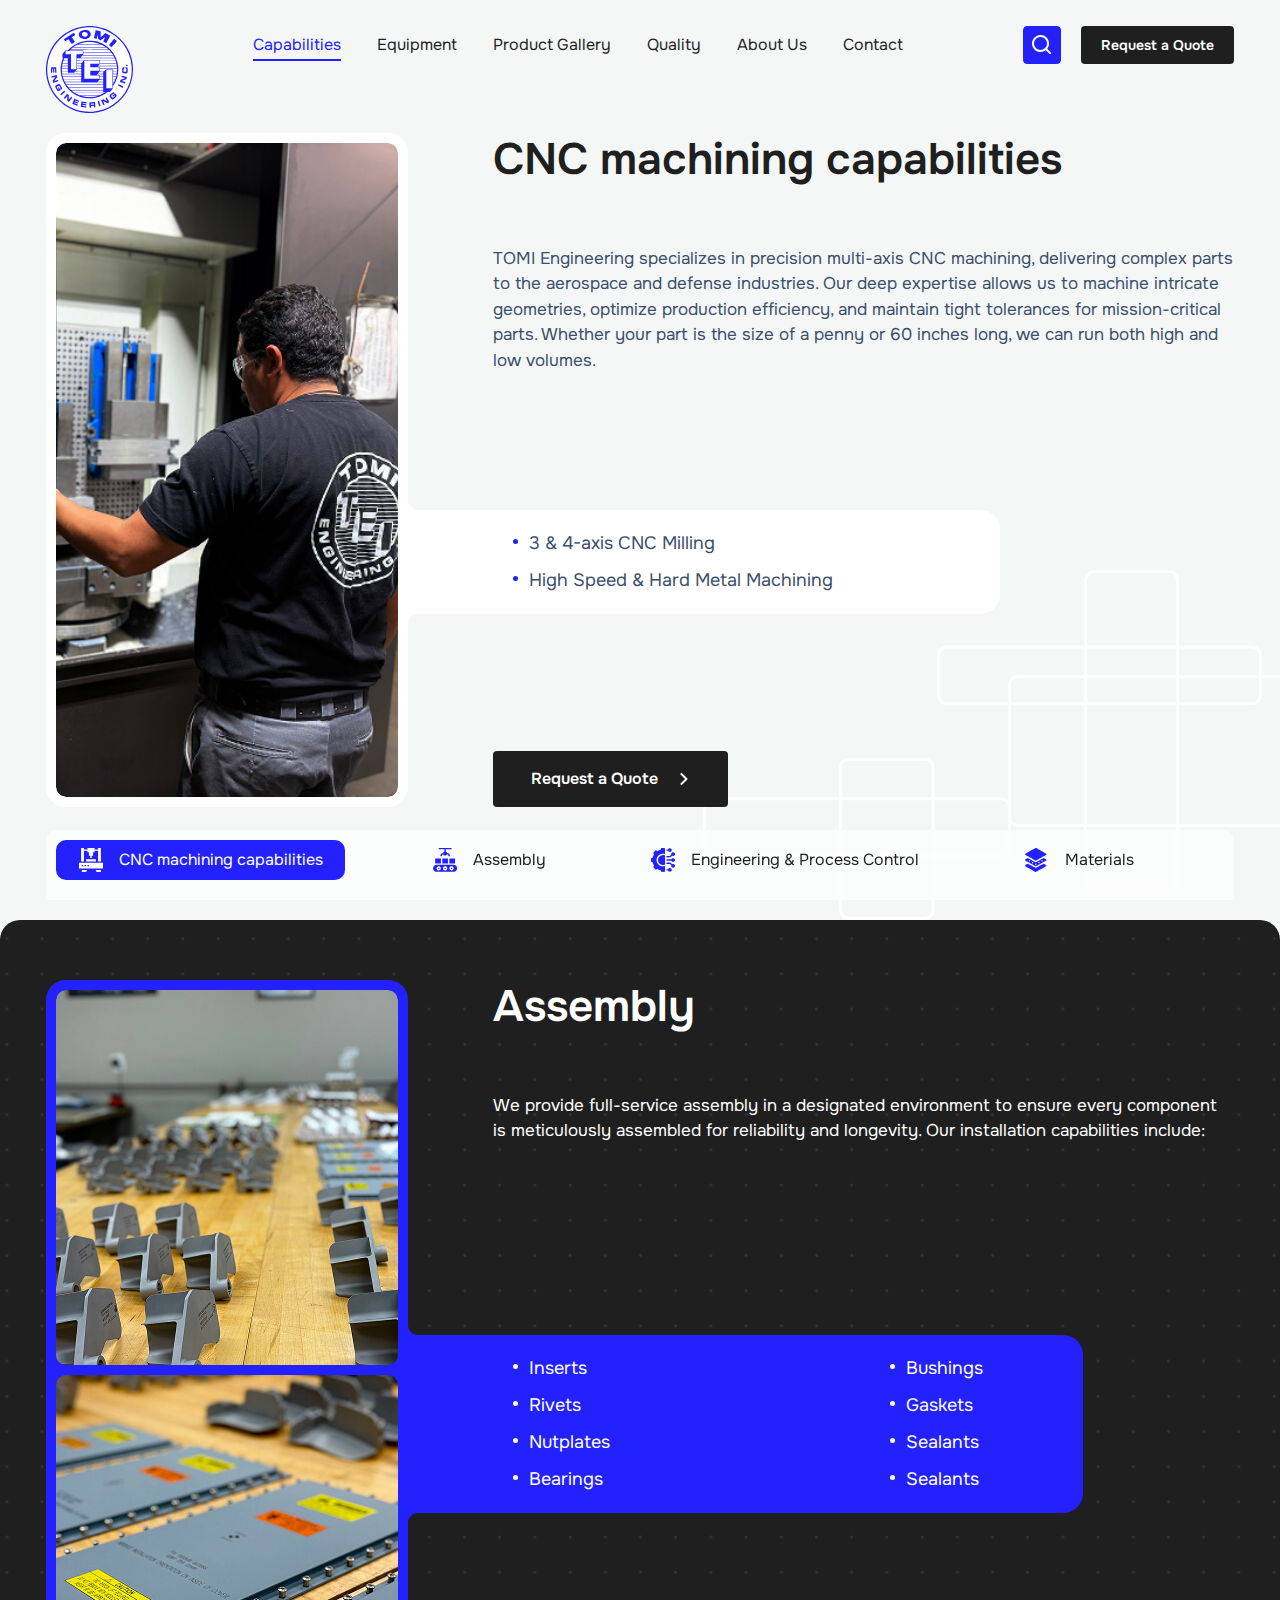
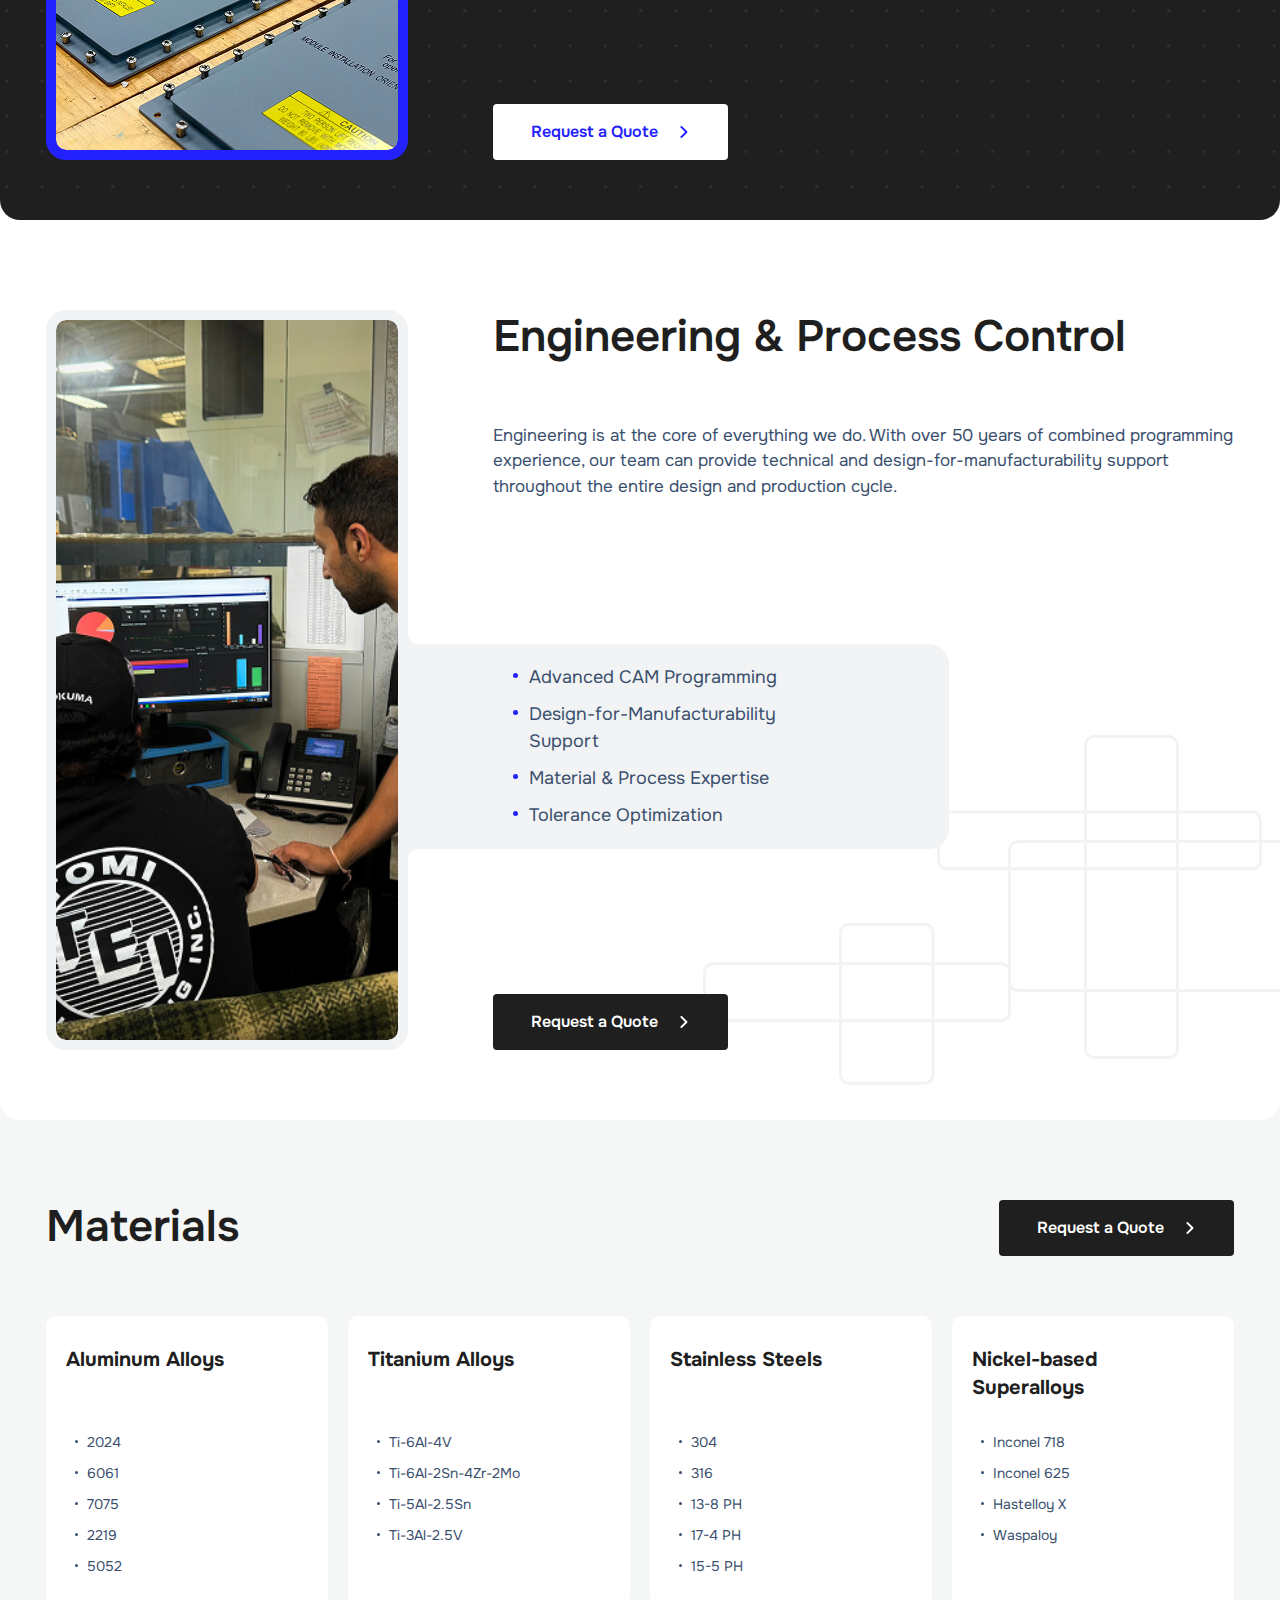
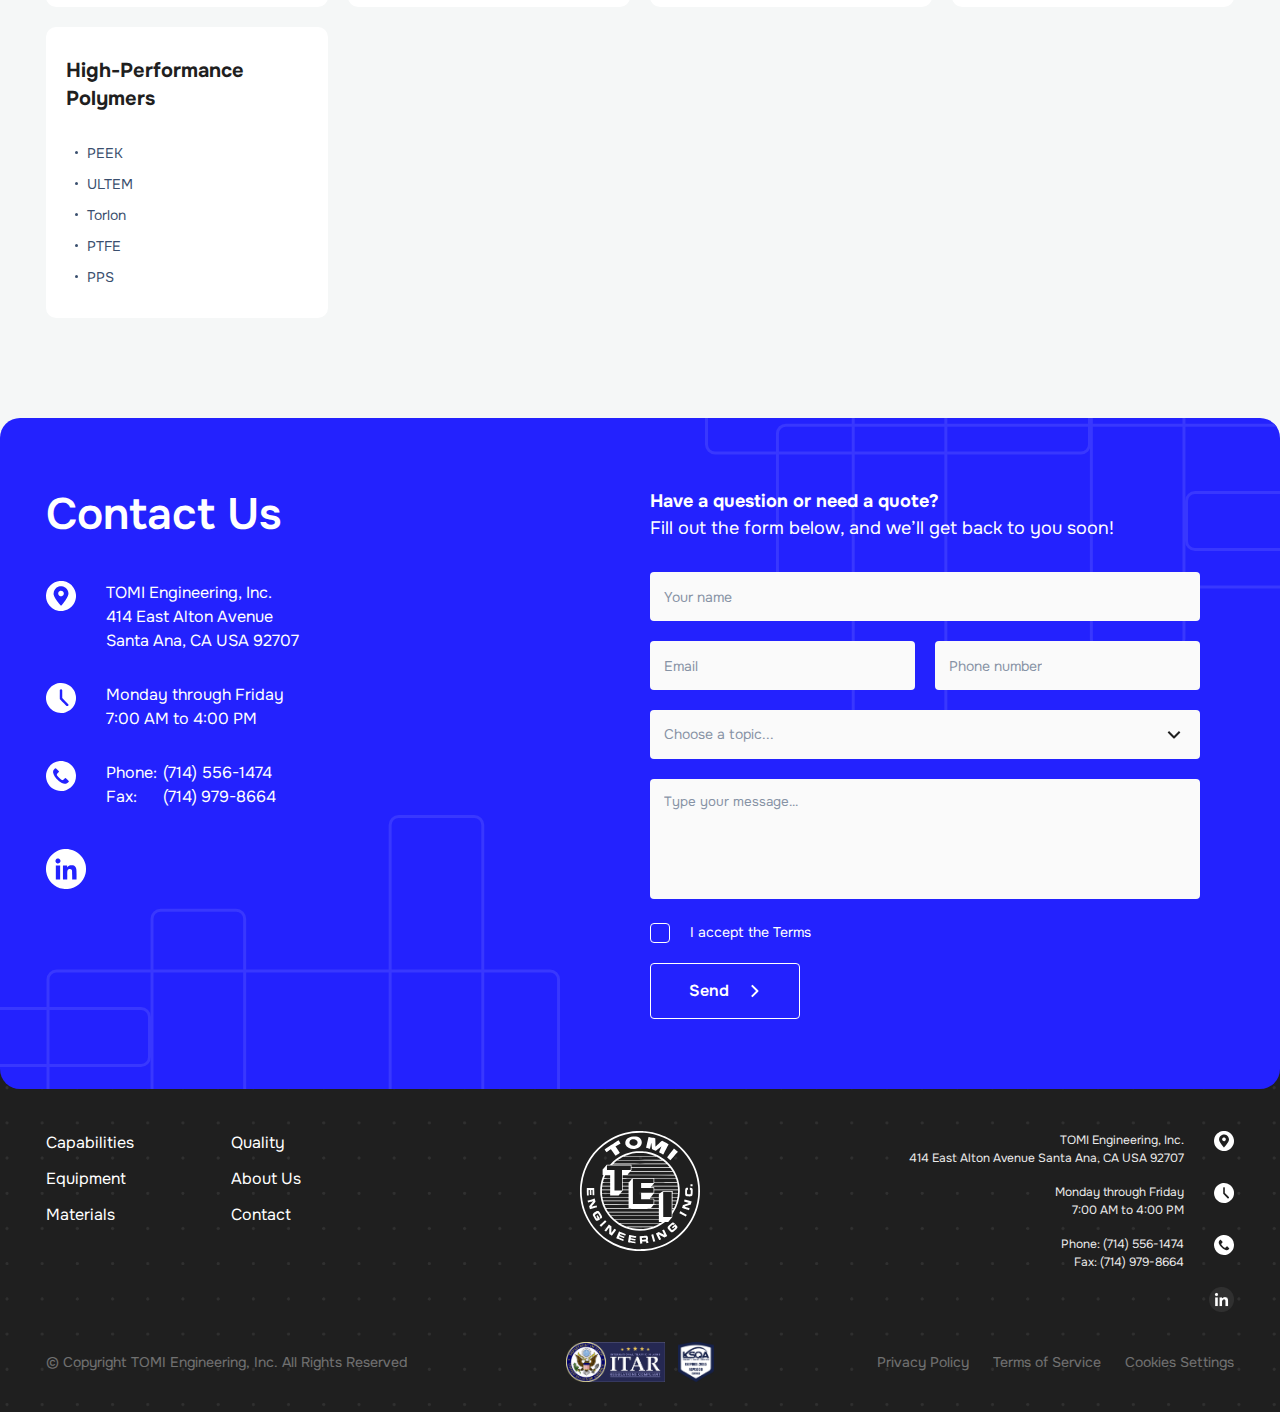
<file: сapabilities.html>
<!DOCTYPE html>
<html lang="en">
<head>
    <meta charset="UTF-8">
    <meta http-equiv="X-UA-Compatible" content="IE=edge">
    <meta name="viewport" content="width=device-width, initial-scale=1.0">
    <link rel="stylesheet" href="css/style.min.css">
    <link rel="stylesheet" href="https://cdnjs.cloudflare.com/ajax/libs/animate.css/4.1.1/animate.min.css" />
    <!-- <link rel="stylesheet" href="https://cdn.jsdelivr.net/npm/@fancyapps/ui@5.0/dist/fancybox/fancybox.css" /> -->
    <link rel="stylesheet" href="https://cdn.jsdelivr.net/npm/swiper@11/swiper-bundle.min.css" />
    <title>Capabilities</title>
</head>

<body>
    <svg display="none">
    <symbol id="arrow" viewBox="0 0 8 14">
        <g>
            <path fill-rule="evenodd" clip-rule="evenodd"
                d="M0.843063 7.71102L6.50006 13.368L7.91406 11.954L2.96406 7.00401L7.91406 2.05401L6.50006 0.640015L0.843063 6.29701C0.655592 6.48454 0.550276 6.73885 0.550276 7.00401C0.550276 7.26918 0.655592 7.52349 0.843063 7.71102Z" />
        </g>
    </symbol>
    <symbol id="search" viewBox="0 0 20 20">
        <g>
            <path fill-rule="evenodd" clip-rule="evenodd"
                d="M8.50025 1.91687e-08C7.14485 0.000115492 5.80912 0.324364 4.60451 0.945694C3.3999 1.56702 2.36135 2.46742 1.57549 3.57175C0.789633 4.67609 0.279263 5.95235 0.0869618 7.29404C-0.10534 8.63574 0.0260029 10.004 0.470032 11.2846C0.914061 12.5652 1.6579 13.7211 2.63949 14.6557C3.62108 15.5904 4.81196 16.2768 6.11277 16.6576C7.41358 17.0384 8.7866 17.1026 10.1173 16.8449C11.448 16.5872 12.6977 16.015 13.7623 15.176L17.4143 18.828C17.6029 19.0102 17.8555 19.111 18.1177 19.1087C18.3799 19.1064 18.6307 19.0012 18.8161 18.8158C19.0015 18.6304 19.1066 18.3796 19.1089 18.1174C19.1112 17.8552 19.0104 17.6026 18.8283 17.414L15.1763 13.762C16.1642 12.5086 16.7794 11.0024 16.9514 9.41573C17.1233 7.82905 16.8451 6.22602 16.1485 4.79009C15.4519 3.35417 14.3651 2.14336 13.0126 1.29623C11.66 0.449106 10.0962 -0.000107143 8.50025 1.91687e-08ZM2.00025 8.5C2.00025 6.77609 2.68507 5.12279 3.90406 3.90381C5.12305 2.68482 6.77635 2 8.50025 2C10.2242 2 11.8775 2.68482 13.0964 3.90381C14.3154 5.12279 15.0003 6.77609 15.0003 8.5C15.0003 10.2239 14.3154 11.8772 13.0964 13.0962C11.8775 14.3152 10.2242 15 8.50025 15C6.77635 15 5.12305 14.3152 3.90406 13.0962C2.68507 11.8772 2.00025 10.2239 2.00025 8.5Z" />
        </g>
    </symbol>
    <symbol id="plane" viewBox="0 0 30 30">
        <g>
            <path fill-rule="evenodd" clip-rule="evenodd"
                d="M26.5041 0.0705083C26.1639 0.166192 25.7916 0.343614 25.5326 0.533399C25.4395 0.601661 21.4866 4.69824 16.7484 9.63699C12.0102 14.5757 8.09813 18.6165 8.05488 18.6165C8.01164 18.6165 6.82746 18.366 5.42338 18.0598C4.0193 17.7537 2.82539 17.5032 2.77025 17.5032C2.62863 17.5032 0.0223242 20.1226 0.0945703 20.1923C0.125859 20.2225 1.52748 21.0291 3.2093 21.985L6.26713 23.7228L7.97672 26.7339C8.91697 28.3901 9.72152 29.7922 9.76465 29.8498C9.83596 29.945 9.96106 29.8366 11.1642 28.6365C11.8909 27.9117 12.4854 27.2745 12.4854 27.2205C12.4854 27.1666 12.235 25.9745 11.9288 24.5714C11.6227 23.1683 11.3722 21.9835 11.3722 21.9385C11.3722 21.8935 15.4177 17.9758 20.3622 13.2324C25.3068 8.48908 29.4328 4.48672 29.5311 4.33824C29.8751 3.81893 29.9699 3.47926 29.9699 2.76688C29.9699 2.23619 29.9466 2.06346 29.838 1.78883C29.5574 1.07932 28.8984 0.421543 28.2028 0.156583C27.7658 -0.00988229 26.9387 -0.0517768 26.5041 0.0705083ZM9.92988 3.68147L8.57584 5.03557L5.9335 4.23811C4.4802 3.79953 3.25688 3.4407 3.21504 3.4407C3.1732 3.4407 2.4327 4.14734 1.56943 5.01102L0 6.58127L1.36477 7.43445C2.11541 7.90367 4.54201 9.42289 6.75715 10.8104L10.7847 13.3333L13.598 10.4014C15.1453 8.78885 16.4112 7.45291 16.4112 7.43264C16.4112 7.41236 16.0153 7.27783 15.5314 7.13369L14.6515 6.87154L15.6335 5.8884L16.6153 4.90525L15.986 4.2759L15.3567 3.6466L14.0524 4.9499C13.3351 5.66674 12.7151 6.2532 12.6747 6.2532C12.5998 6.2532 10.6029 5.66106 10.5546 5.62449C10.54 5.61348 10.9879 5.14402 11.5499 4.58135L12.5716 3.5583L11.9583 2.94289C11.621 2.6044 11.3312 2.32742 11.3145 2.32742C11.2977 2.32742 10.6746 2.93674 9.92988 3.68147ZM24.0848 14.3702L23.1162 15.3388L22.8546 14.4584C22.7106 13.9743 22.5772 13.5779 22.5579 13.5778C22.5388 13.5776 21.2025 14.8436 19.5885 16.3913L16.6539 19.2051L20.0296 24.598L23.4052 29.9908L24.9766 28.4203C25.8408 27.5565 26.5479 26.8169 26.5479 26.7767C26.5479 26.7365 26.1888 25.5136 25.7498 24.0592L24.9517 21.4149L26.3207 20.0449L27.6897 18.675L27.0604 18.0456L26.4311 17.4163L25.4077 18.4384C24.8447 19.0006 24.3752 19.4486 24.3642 19.434C24.3258 19.3834 23.7354 17.3977 23.7354 17.3193C23.7354 17.276 24.3218 16.6537 25.0384 15.9366L26.3413 14.6327L25.7279 14.0172C25.3905 13.6786 25.1007 13.4016 25.0839 13.4016C25.0671 13.4016 24.6175 13.8375 24.0848 14.3702Z" />
        </g>
    </symbol>
    <symbol id="shield" viewBox="0 0 26 30">
        <g>
            <path fill-rule="evenodd" clip-rule="evenodd"
                d="M12.1362 0.290724C10.1546 1.43617 7.35286 2.39138 4.63586 2.84786C3.76055 2.99492 2.32062 3.15628 1.16921 3.23631C0.541317 3.27993 0.282666 3.40815 0.099269 3.76666C-0.00598646 3.97228 -0.0111959 4.31403 0.0099556 9.60247C0.0343708 15.6961 0.0272156 15.5569 0.403738 17.2474C1.36177 21.5483 4.16074 25.4398 8.08789 27.9308C8.80365 28.3848 10.2281 29.103 11.0378 29.4182C11.7949 29.713 12.7138 30.0012 12.8926 30C13.1115 29.9986 14.6371 29.4565 15.4393 29.0951C21.2293 26.4868 25.1277 21.111 25.6606 15.0002C25.6962 14.5913 25.7237 12.0468 25.724 9.13174C25.7244 4.35652 25.7165 3.96933 25.6146 3.76666C25.4347 3.40841 25.1754 3.27987 24.5467 3.23719C20.3015 2.94922 16.7512 2.01831 13.8537 0.433387C13.3149 0.138647 12.9929 -0.00031329 12.8494 5.30317e-07C12.7132 0.000314351 12.4602 0.103436 12.1362 0.290724ZM14.2074 1.82995C16.9011 3.1013 19.5991 3.85522 22.5729 4.1676C23.0557 4.21838 23.5457 4.29966 23.6619 4.3483C23.9882 4.48506 24.2708 4.75489 24.4567 5.10731L24.6262 5.42866V10.0418C24.6262 14.9551 24.613 15.2327 24.3066 16.7391C23.3497 21.4429 20.1112 25.5607 15.651 27.7447C14.6009 28.2589 13.6075 28.6521 13.1358 28.7402C12.983 28.7688 12.7329 28.7688 12.5802 28.7402C11.8018 28.5948 9.68304 27.6307 8.54186 26.9027C4.88936 24.5728 2.3316 20.9737 1.43853 16.9075C1.10927 15.4083 1.09408 15.1106 1.09182 10.1046L1.08969 5.42866L1.23517 5.13329C1.39893 4.80077 1.72794 4.48431 2.04948 4.34999C2.1681 4.30041 2.66444 4.21831 3.15237 4.16748C4.83212 3.99261 6.34794 3.69229 7.93098 3.22074C9.00362 2.90121 10.6754 2.2538 11.5085 1.83522C12.3286 1.42324 12.4658 1.38081 12.9207 1.39895C13.2754 1.41307 13.4435 1.46937 14.2074 1.82995ZM12.0396 2.75867C11.5347 3.02567 10.0014 3.64553 9.09249 3.95019C7.25068 4.56741 5.38915 4.97676 3.46964 5.18651C2.53571 5.28863 2.45926 5.3069 2.2979 5.4672L2.12529 5.63867V9.78593V13.9332H7.24057H12.3558V8.28443C12.3558 5.1776 12.3346 2.63691 12.3088 2.63842C12.2829 2.63998 12.1618 2.69402 12.0396 2.75867ZM13.3601 8.28443V13.9332H18.4753H23.5906V9.78593V5.63867L23.4167 5.46475C23.2697 5.31775 23.1699 5.28386 22.7734 5.24595C19.6873 4.95127 16.6778 4.14764 13.9632 2.89343C13.6564 2.75164 13.3951 2.63565 13.3827 2.63565C13.3702 2.63565 13.3601 5.1776 13.3601 8.28443ZM2.22101 15.1728C2.23739 15.2677 2.29482 15.6137 2.34867 15.9416C3.09657 20.5006 6.18256 24.6527 10.3855 26.7549C10.8963 27.0104 11.8699 27.4174 12.2146 27.5196L12.3558 27.5615V21.2808V15.0002H7.27352H2.1912L2.22101 15.1728ZM13.3601 21.2808V27.5615L13.5013 27.5196C13.8461 27.4174 14.8197 27.0104 15.3304 26.7549C17.6748 25.5823 19.8843 23.5829 21.2669 21.3832C22.0109 20.1994 22.6475 18.7779 23.0289 17.4488C23.1894 16.8895 23.2812 16.4418 23.4955 15.1728L23.5247 15.0002H18.4424H13.3601V21.2808Z" />
        </g>
    </symbol>
    <symbol id="rocket" viewBox="0 0 30 30">
        <g>
            <path fill-rule="evenodd" clip-rule="evenodd"
                d="M25.6626 0.0193663C25.2215 0.0729071 24.2102 0.294576 23.6561 0.459186C20.2689 1.46544 16.0171 4.0694 12.2334 7.45484C11.5157 8.09692 11.5442 8.09288 10.1154 7.75492C8.75016 7.43197 8.48392 7.42793 7.87357 7.72114C7.55297 7.87508 7.09591 8.31232 3.78142 11.6358C1.14943 14.275 0.0386749 15.4265 0.0109956 15.5447C-0.0404927 15.7644 0.0920397 15.9645 0.341564 16.0434C0.447531 16.0769 1.75755 16.295 3.2527 16.5282C5.84007 16.9316 5.98838 16.9485 6.32734 16.8785C6.69086 16.8034 7.21278 16.561 7.49292 16.337C7.59754 16.2534 7.6943 16.2237 7.78613 16.2473C7.86149 16.2665 9.23601 17.5966 10.8407 19.203C13.9964 22.3623 13.9085 22.2549 13.6194 22.6004C13.2944 22.9887 13.0249 23.8023 13.0884 24.2034C13.1011 24.2838 13.2984 25.5502 13.5268 27.0177C13.7683 28.5695 13.9775 29.7408 14.0268 29.817C14.1242 29.9677 14.3339 30.036 14.5309 29.9812C14.6058 29.9604 16.3519 28.2494 18.4113 26.1789C22.5535 22.0141 22.4332 22.1564 22.4815 21.3619C22.5021 21.0223 22.4636 20.7685 22.2666 19.9453C22.1347 19.3937 22.0267 18.8839 22.0267 18.8126C22.0267 18.6126 22.1233 18.4692 22.6422 17.8988C25.0519 15.2503 27.3784 11.7416 28.611 8.89716C30.319 4.95538 30.4303 2.08992 28.9267 0.766415C28.6281 0.503637 28.2073 0.283727 27.709 0.130142C27.3965 0.0339097 26.1149 -0.0354646 25.6626 0.0193663ZM23.6898 4.5776C24.6492 4.92588 25.4026 5.76441 25.6326 6.74022C26.0802 8.63861 24.7903 10.4191 22.8555 10.5732C20.4996 10.761 18.8264 8.32522 19.8257 6.16242C20.2151 5.31955 21.1357 4.601 22.0267 4.44448C22.5111 4.35945 23.2521 4.41874 23.6898 4.5776ZM6.89078 19.0863C6.36088 19.636 5.92716 20.2089 5.38384 21.0768C4.15797 23.035 2.96788 25.9292 2.96788 26.9521C2.96788 27.4318 3.03743 27.4316 4.05751 26.9504C5.06869 26.4734 5.68925 26.2098 6.95558 25.7191C8.99382 24.9294 9.69038 24.514 10.8993 23.3673C11.2639 23.0215 11.3538 22.9024 11.3538 22.7651C11.3538 22.6186 11.0771 22.3173 9.43135 20.6715C7.9328 19.173 7.47661 18.7491 7.36238 18.7491C7.26069 18.7491 7.1162 18.8525 6.89078 19.0863Z" />
        </g>
    </symbol>
    <symbol id="address" viewBox="0 0 30 30">
        <g>
            <path fill-rule="evenodd" clip-rule="evenodd"
                d="M13.5761 0.0376677C6.90512 0.729265 1.45505 5.70991 0.261539 12.2055C-0.518702 16.4517 0.45679 20.6026 3.05419 24.0884C3.59946 24.8202 5.19585 26.4156 5.9369 26.9695C8.02365 28.529 10.323 29.4858 12.9601 29.892C13.7935 30.0204 16.0558 30.0386 16.8616 29.9234C20.2497 29.4389 23.1402 28.0456 25.4483 25.7846C26.8224 24.4386 27.6546 23.2868 28.5098 21.5474C29.2236 20.0958 29.6804 18.5816 29.9264 16.8515C30.0245 16.1611 30.0245 13.8438 29.9264 13.1534C29.5903 10.7893 28.7487 8.53025 27.5208 6.69648C25.1142 3.10201 21.4576 0.789784 17.1256 0.123017C16.3881 0.00949198 14.3259 -0.0401091 13.5761 0.0376677ZM15.7927 5.28475C17.7142 5.41565 19.7471 6.57679 20.9968 8.257C22.0736 9.70488 22.6489 11.812 22.384 13.3373C22.0197 15.4341 20.3175 18.366 17.2764 22.1344C16.5444 23.0415 15.0686 24.7466 15.0156 24.7466C14.9617 24.7466 13.7762 23.3897 12.9896 22.4279C10.1025 18.8971 8.36528 16.0646 7.75506 13.8931C7.61701 13.4018 7.59724 13.2278 7.60106 12.5371C7.6183 9.38309 9.68974 6.58407 12.7451 5.58618C13.4551 5.35431 14.5947 5.19031 15.1602 5.23862C15.257 5.24689 15.5416 5.26761 15.7927 5.28475ZM14.316 9.8123C12.8285 10.2126 11.9081 11.7536 12.2872 13.2097C12.6797 14.7173 14.2177 15.6474 15.6857 15.2648C17.1882 14.8732 18.1221 13.333 17.7421 11.8734C17.346 10.3519 15.7899 9.41573 14.316 9.8123Z" />
        </g>
    </symbol>
    <symbol id="hours" viewBox="0 0 30 30">
        <g>
            <path fill-rule="evenodd" clip-rule="evenodd"
                d="M13.5765 0.0678389C12.3301 0.18703 10.7802 0.557672 9.60036 1.01862C7.59866 1.80062 5.98834 2.85958 4.42399 4.42254C3.12895 5.71653 2.28963 6.88278 1.51857 8.45975C-0.519844 12.6286 -0.505417 17.4735 1.55774 21.6184C2.33326 23.1764 3.14714 24.3055 4.39531 25.5552C5.62729 26.7887 6.67013 27.5605 8.12135 28.3128C11.8057 30.2226 16.0802 30.5241 20.0025 29.1509C20.7681 28.8828 22.0823 28.2563 22.8137 27.8108C24.6957 26.6644 26.5357 24.8442 27.7637 22.9139C28.1365 22.328 28.8543 20.8576 29.1226 20.1304C29.4004 19.3776 29.751 17.9806 29.8874 17.0832C30.0375 16.0957 30.0375 13.9103 29.8874 12.9227C29.751 12.0253 29.4004 10.6283 29.1226 9.87551C28.8543 9.14829 28.1365 7.67797 27.7637 7.09204C26.8386 5.63789 25.3372 4.00068 24.0454 3.03743C20.9935 0.761774 17.2938 -0.287684 13.5765 0.0678389ZM15.7248 6.4785C15.8608 6.57425 16.0335 6.76875 16.1085 6.91079L16.245 7.1691V11.1287V15.0883L19.3188 18.1661C21.941 20.7915 22.402 21.2783 22.4563 21.4782C22.5565 21.8478 22.5324 22.1051 22.3666 22.4375C22.1037 22.9647 21.5519 23.2207 20.969 23.0858C20.682 23.0194 20.572 22.9168 17.3403 19.6987C15.4735 17.8396 13.9575 16.2835 13.8937 16.1605C13.7832 15.9479 13.7801 15.801 13.7954 11.4922L13.8111 7.04346L13.987 6.79388C14.252 6.41809 14.5969 6.25764 15.0842 6.28354C15.4057 6.30065 15.5227 6.33628 15.7248 6.4785Z" />
        </g>
    </symbol>
    <symbol id="phone" viewBox="0 0 30 30">
        <g>
            <path fill-rule="evenodd" clip-rule="evenodd"
                d="M13.6314 0.0654354C9.08609 0.503117 5.0382 2.92051 2.50169 6.71215C0.788657 9.27282 -0.112794 12.4664 0.0113116 15.535C0.208814 20.4208 2.65505 24.796 6.7034 27.5043C10.5939 30.1069 15.5916 30.7172 20.0519 29.1344C23.1452 28.0366 25.9079 25.8199 27.6918 23.0043C28.1062 22.3503 28.8154 20.9066 29.0962 20.1453C29.8168 18.1916 30.1355 15.794 29.9466 13.7469C29.4586 8.45889 26.3696 3.9164 21.6773 1.58648C19.1514 0.332289 16.3533 -0.19667 13.6314 0.0654354ZM9.82128 7.2132C10.009 7.28308 12.8514 10.087 12.98 10.3292C13.182 10.7097 13.1408 10.7796 12.0755 11.8626C11.5319 12.4154 11.0434 12.9529 10.9901 13.0571C10.7666 13.4934 10.8131 14.0185 11.1146 14.4672C12.0935 15.9237 14.6716 18.414 15.8598 19.0508C16.1313 19.1963 16.6647 19.2097 16.979 19.0789C17.1129 19.0232 17.5702 18.6177 18.1643 18.0281C19.1461 17.0537 19.2975 16.9493 19.6152 17.0276C19.8163 17.0771 22.6939 19.928 22.828 20.2105C22.9612 20.4912 22.8926 20.7007 22.5416 21.0856C21.3361 22.4073 20.0088 22.9931 18.643 22.8063C17.1012 22.5954 14.6115 21.362 12.7709 19.8972C12.0987 19.3623 10.4302 17.6875 9.88495 17.0005C9.20802 16.1476 8.51838 15.0777 8.07624 14.1946C7.19478 12.4341 6.9563 11.4289 7.16916 10.3711C7.36649 9.39077 7.70181 8.83566 8.67701 7.87494C9.25387 7.30671 9.40001 7.1952 9.6161 7.15862C9.6382 7.15487 9.73053 7.17943 9.82128 7.2132Z" />
        </g>
    </symbol>
    <symbol id="linkedin" viewBox="0 0 40 40">
        <g>
            <path fill-rule="evenodd" clip-rule="evenodd"
                d="M18.3213 0.0254704C15.393 0.32911 12.7172 1.14181 10.3678 2.4413C4.80274 5.51945 1.13018 10.8155 0.14691 17.1805C-0.0495555 18.4525 -0.0488511 21.5472 0.148319 22.8107C0.839078 27.2378 2.76639 31.077 5.83916 34.1468C8.90887 37.2135 12.7179 39.1241 17.1472 39.8189C18.264 39.9941 20.5506 40.0556 21.7708 39.9434C30.373 39.1521 37.4904 33.01 39.4947 24.6483C39.9112 22.9109 40.0003 22.0901 40 19.9956C39.9996 17.7977 39.8972 16.9279 39.4155 15.03C37.7954 8.64797 33.0921 3.45809 26.853 1.16824C25.8376 0.795557 24.0545 0.34475 22.9002 0.168962C22.1109 0.048695 19.0288 -0.0478786 18.3213 0.0254704ZM13.0898 9.75837C13.9781 10.1839 14.4872 11.0105 14.4839 12.0218C14.4815 12.7557 14.2312 13.3195 13.6787 13.8358C12.4232 15.009 10.4177 14.6111 9.6815 13.0427C9.51204 12.6818 9.47713 12.4972 9.48034 11.9803C9.4837 11.4523 9.51955 11.284 9.71038 10.9009C10.3478 9.62144 11.7879 9.13451 13.0898 9.75837ZM26.9313 16.288C28.2104 16.5409 29.2238 17.311 29.7901 18.4605C30.4503 19.8008 30.5906 21.3452 30.5552 26.8769L30.5319 30.5131L28.364 30.5339L26.1962 30.5546L26.1693 26.233C26.1397 21.4819 26.1437 21.523 25.645 20.7708C25.2174 20.1258 24.3894 19.8405 23.3966 19.996C22.4306 20.1472 21.8123 20.6959 21.4768 21.6996C21.3056 22.212 21.3009 22.3212 21.274 26.3882L21.2466 30.5522H19.0991H16.9515V23.5144V16.4767H19.0257H21.1V17.4151C21.1 18.2963 21.1737 18.581 21.2993 18.1854C21.3288 18.0929 21.5864 17.785 21.8721 17.5011C23.1032 16.2777 24.8096 15.8685 26.9313 16.288ZM14.1337 23.5144V30.5522H11.9812H9.82865V23.5144V16.4767H11.9812H14.1337V23.5144Z" />
        </g>
    </symbol>
    <symbol id="linkedin-footer" viewBox="0 0 25 25">
        <g>
            <circle cx="12.5" cy="12.5" r="12.5" fill="white" />
            <path fill-rule="evenodd" clip-rule="evenodd"
                d="M11.4508 0.015919C9.62063 0.205694 7.94823 0.713634 6.47987 1.52581C3.00172 3.44966 0.706359 6.7597 0.0918186 10.7378C-0.0309722 11.5328 -0.0305319 13.467 0.0926991 14.2567C0.524424 17.0236 1.729 19.4231 3.64947 21.3418C5.56804 23.2584 7.94867 24.4526 10.717 24.8868C11.415 24.9963 12.8441 25.0348 13.6068 24.9646C18.9832 24.47 23.4315 20.6313 24.6842 15.4052C24.9445 14.3193 25.0002 13.8063 25 12.4972C24.9998 11.1235 24.9358 10.5799 24.6347 9.39377C23.6221 5.40498 20.6826 2.16131 16.7831 0.730153C16.1485 0.497223 15.034 0.215469 14.3127 0.105601C13.8193 0.0304343 11.893 -0.0299241 11.4508 0.015919ZM8.18114 6.09898C8.73634 6.36495 9.05452 6.88159 9.05241 7.51362C9.05095 7.97229 8.8945 8.32472 8.54917 8.64738C7.76453 9.38062 6.51104 9.13191 6.05094 8.15171C5.94502 7.92616 5.92321 7.81077 5.92521 7.48771C5.92732 7.15767 5.94972 7.0525 6.06899 6.81307C6.46735 6.0134 7.36744 5.70907 8.18114 6.09898ZM16.8321 10.18C17.6315 10.3381 18.2649 10.8194 18.6188 11.5378C19.0314 12.3755 19.1192 13.3408 19.097 16.7981L19.0824 19.0707L17.7275 19.0837L16.3727 19.0966L16.3558 16.3956C16.3373 13.4262 16.3398 13.4519 16.0281 12.9818C15.7608 12.5786 15.2434 12.4003 14.6229 12.4975C14.0191 12.592 13.6327 12.9349 13.423 13.5623C13.316 13.8825 13.3131 13.9508 13.2963 16.4926L13.2792 19.0951H11.9369H10.5947V14.6965V10.2979H11.8911H13.1875V10.8844C13.1875 11.4352 13.2336 11.6131 13.3121 11.3659C13.3305 11.3081 13.4915 11.1156 13.6701 10.9382C14.4395 10.1735 15.506 9.91779 16.8321 10.18ZM8.83354 14.6965V19.0951H7.48823H6.14291V14.6965V10.2979H7.48823H8.83354V14.6965Z"
                fill="#303030" />
        </g>
    </symbol>
    <symbol id="capabilities-1" viewBox="0 0 40 40">
        <g>
            <path fill-rule="evenodd" clip-rule="evenodd"
                d="M3.51562 11.1719V22.3438H5.85906H8.20242L8.22234 13.5352L8.24219 4.72656L11.1914 4.70609L14.1406 4.68563V5.85844V7.03125H15.3125H16.4844V10V12.9688H17.6562H18.8281V14.7266V16.4844H20H21.1719V14.7266V12.9688H22.3438H23.5156V10V7.03125H24.6875H25.8594V5.85844V4.68563L28.8086 4.70609L31.7578 4.72656L31.7777 13.5352L31.7976 22.3438H34.1409H36.4844V11.1719V0H34.1406H31.7969V1.17188V2.34375H28.8281H25.8594V1.17188V0H20H14.1406V1.17188V2.34375H11.1719H8.20312V1.17188V0H5.85938H3.51562V11.1719ZM11.7969 20.5859V22.3438H20H28.2031V20.5859V18.8281H20H11.7969V20.5859ZM0 29.4141V34.1406H20H40V29.4141V24.6875H20H0V29.4141ZM7.03125 29.4162V30.6291L5.87891 30.6076L4.72656 30.5859L4.70469 29.4959C4.69273 28.8965 4.70039 28.3603 4.7218 28.3045C4.75125 28.2278 5.03742 28.2031 5.89602 28.2031H7.03125V29.4162ZM11.7578 29.4141V30.5859H10.5859H9.41406L9.39219 29.4959C9.38023 28.8965 9.38828 28.3594 9.41008 28.3024C9.44117 28.2216 9.70242 28.2037 10.6038 28.2205L11.7578 28.2422V29.4141ZM16.4453 29.4141V30.5859L15.293 30.6076L14.1406 30.6291V29.4141V28.199L15.293 28.2205L16.4453 28.2422V29.4141ZM4.6875 38.2422V40H8.22344H11.7595L12.6373 38.2422L13.5152 36.4844H9.10133H4.6875V38.2422ZM28.5346 38.2422L29.4124 40H32.9484H36.4844V38.2422V36.4844H32.0705H27.6567L28.5346 38.2422Z" />
        </g>
    </symbol>
    <symbol id="capabilities-2" viewBox="0 0 40 40">
        <g>
            <path fill-rule="evenodd" clip-rule="evenodd"
                d="M9.55885 0.927881V2.10088H14.3008H19.0427L19.0426 3.95813L19.0423 5.81537L18.5919 6.04817C17.9398 6.38506 17.3769 6.97852 17.0256 7.69937L16.7298 8.30627L15.0651 8.8579L13.4004 9.40952L12.7249 11.4315C12.3534 12.5436 12.0798 13.4813 12.117 13.5152C12.2374 13.6249 14.1914 14.2398 14.2469 14.1854C14.2766 14.1565 14.5148 13.493 14.7762 12.711L15.2517 11.2894L16.0695 11.0014C17.0369 10.6606 17.0583 10.6577 17.1223 10.8586C17.2153 11.1513 17.793 11.799 18.2027 12.07C18.8298 12.485 19.4228 12.6579 20.2184 12.6579C21.014 12.6579 21.607 12.485 22.2342 12.07C22.6438 11.799 23.2215 11.1513 23.3145 10.8586C23.3785 10.6577 23.3999 10.6606 24.3673 11.0014L25.1851 11.2894L25.6606 12.711C25.9221 13.493 26.1602 14.1565 26.1899 14.1854C26.2454 14.2398 28.1994 13.6249 28.3198 13.5152C28.3571 13.4813 28.0834 12.5436 27.7119 11.4315L27.0364 9.40952L25.3717 8.8579L23.707 8.30627L23.4112 7.69937C23.0599 6.97852 22.497 6.38506 21.8449 6.04817L21.3945 5.81537L21.3943 3.95813L21.3941 2.10088H26.136H30.878V0.927881V-0.245117H20.2184H9.55885V0.927881ZM3.68041 21.5335V25.639H8.42235H13.1643V21.5335V17.4281H8.42235H3.68041V21.5335ZM15.5157 21.5335V25.639H20.2184H24.9212V21.5335V17.4281H20.2184H15.5157V21.5335ZM27.2725 21.5335V25.639H32.0145H36.7564V21.5335V17.4281H32.0145H27.2725V21.5335ZM5.43987 28.0688C4.71032 28.1551 3.68496 28.48 3.05338 28.8249C2.73548 28.9986 2.28887 29.359 1.86547 29.7837C1.29549 30.3555 1.13082 30.5817 0.834939 31.1992C0.362391 32.1853 0.207827 32.8746 0.216136 33.9587C0.234241 36.3247 1.37905 38.166 3.45445 39.1674C4.76683 39.8006 3.43571 39.7541 20.2576 39.7541H35.228L35.8665 39.584C38.5594 38.8664 40.2128 36.7164 40.2158 33.9282C40.217 32.8385 40.0422 32.0819 39.5653 31.113C39.2995 30.5728 39.1049 30.3158 38.5264 29.7409C37.7118 28.9313 36.9683 28.5099 35.8158 28.2047L35.1496 28.0283L20.5711 28.0159C12.5529 28.009 5.7439 28.0328 5.43987 28.0688ZM10.6464 30.5566C12.1978 31.0383 13.1345 32.3667 13.1067 34.0455C13.0915 34.9643 12.768 35.6906 12.0526 36.4126C10.0776 38.4058 6.61367 37.2834 6.11126 34.4875C5.87268 33.1594 6.5933 31.5704 7.73755 30.9013C8.57668 30.4107 9.73465 30.2735 10.6464 30.5566ZM21.2013 30.5298C23.0165 30.9985 24.1149 32.9488 23.6238 34.8307C23.2823 36.1391 22.1443 37.1498 20.743 37.3894C19.0461 37.6793 17.2474 36.5085 16.8122 34.8307C16.318 32.9252 17.4775 30.9304 19.3326 30.4949C19.8101 30.3828 20.6959 30.3994 21.2013 30.5298ZM31.8871 30.5566C33.2141 30.9686 34.1124 32.0265 34.3286 33.4318C34.6805 35.7177 32.5921 37.7655 30.3 37.3824C28.3798 37.0614 27.0865 35.3243 27.3551 33.427C27.5491 32.0566 28.456 30.9777 29.7648 30.5602C30.3651 30.3687 31.2772 30.3672 31.8871 30.5566ZM9.12776 32.8247C9.04154 32.8621 8.87413 32.9897 8.75562 33.1081C8.18572 33.6783 8.37916 34.6225 9.13419 34.9557C9.84376 35.2689 10.6719 34.8182 10.7351 34.0846C10.7765 33.6033 10.7261 33.4439 10.4336 33.1311C10.1635 32.8422 10.0894 32.8066 9.70863 32.783C9.47537 32.7684 9.21398 32.7873 9.12776 32.8247ZM19.5834 32.9327C19.2675 33.1433 19.043 33.5523 19.0429 33.9176C19.0427 34.265 19.3109 34.7281 19.6168 34.9082C19.94 35.0987 20.501 35.0963 20.8291 34.9029C21.3505 34.5956 21.5373 33.7689 21.201 33.2568C20.8703 32.7534 20.0877 32.5966 19.5834 32.9327ZM30.2501 32.9312C29.8464 33.2053 29.6892 33.468 29.6892 33.8687C29.6892 34.505 30.0578 34.9401 30.6984 35.06C31.069 35.1294 31.6454 34.8417 31.8499 34.4852C32.0535 34.1302 32.0454 33.6298 31.8304 33.2826C31.5082 32.7626 30.7475 32.5934 30.2501 32.9312Z" />
        </g>
    </symbol>
    <symbol id="capabilities-3" viewBox="0 0 40 40">
        <g>
            <path fill-rule="evenodd" clip-rule="evenodd"
                d="M16.9995 0.263292C16.5125 0.558058 16.4134 0.828839 16.4095 1.87462L16.4062 2.77306L15.5466 2.98673C14.0226 3.36556 12.4262 4.02728 10.9727 4.88275L10.2196 5.32595L9.54078 4.66165C9.01078 4.14306 8.79664 3.98517 8.56406 3.94157C7.96047 3.82829 7.82375 3.92806 5.8068 5.95415C4.2068 7.56134 3.91016 7.89501 3.86562 8.13806C3.76875 8.66618 3.88289 8.90048 4.58898 9.6229L5.25164 10.3009L4.84625 10.972C3.99289 12.3849 3.06719 14.6674 2.80898 15.9957L2.71406 16.484H1.81687C1.03219 16.484 0.880625 16.5059 0.608047 16.6592C0.0127344 16.9938 0 17.0636 0 19.9996C0 22.9356 0.0127344 23.0055 0.608047 23.3401C0.880625 23.4933 1.03219 23.5152 1.81687 23.5152H2.71406L2.80898 24.0035C3.06359 25.3134 3.9325 27.4664 4.80437 28.9478L5.2482 29.7019L4.58391 30.3807C4.06531 30.9107 3.90742 31.1249 3.86383 31.3574C3.75055 31.961 3.85031 32.0977 5.87641 34.1147C7.48359 35.7147 7.81727 36.0113 8.06031 36.0559C8.58773 36.1526 8.82297 36.0384 9.54055 35.337L10.2139 34.6788L11.1658 35.2242C12.6317 36.0641 14.2886 36.7268 15.8008 37.0782L16.4062 37.2189V38.1045C16.4062 39.1563 16.5224 39.4699 17.0143 39.7463C17.3198 39.918 17.3775 39.9215 19.9161 39.9215C22.3578 39.9215 22.5239 39.9125 22.8145 39.7642C23.013 39.663 23.179 39.497 23.2802 39.2985C23.4325 39 23.4375 38.8461 23.4375 34.4601V29.9299L23.0273 30.0703C22.8018 30.1476 22.3008 30.2772 21.9141 30.3584C20.959 30.5589 18.9188 30.5624 17.9688 30.3652C15.7563 29.9059 14.0338 28.9756 12.4602 27.3898C10.9105 25.8282 10.0129 24.1478 9.55586 21.9527C9.36391 21.0313 9.36391 18.968 9.55586 18.0465C10.0124 15.8538 10.9076 14.1769 12.4602 12.6059C14.4091 10.6338 16.7449 9.59993 19.5312 9.47618C20.6521 9.42642 21.9211 9.57962 22.8618 9.87837L23.4375 10.0612V5.53509C23.4375 1.15314 23.4325 0.99923 23.2802 0.700714C23.179 0.502199 23.013 0.336261 22.8145 0.235011C22.5238 0.08673 22.3583 0.0777456 19.9055 0.0781362C17.3093 0.0785269 17.3041 0.0788393 16.9995 0.263292ZM30.6833 0.548214C29.8913 0.748371 29.118 1.32767 28.7334 2.00915L28.5007 2.4215H27.141H25.7812V3.59337V4.76525H27.141H28.5007L28.7334 5.17759C29.0359 5.7136 29.5037 6.12946 30.1466 6.43415C30.6137 6.6554 30.7363 6.67931 31.4062 6.67931C32.0774 6.67931 32.1984 6.65564 32.6703 6.43204C33.3966 6.08798 33.849 5.64509 34.2004 4.934C34.4761 4.37618 34.4922 4.30235 34.4922 3.59337C34.4922 2.88439 34.4761 2.81056 34.2004 2.25275C33.6725 1.18454 32.7346 0.557746 31.582 0.502902C31.249 0.487042 30.8446 0.507433 30.6833 0.548214ZM36.142 7.19087C35.6477 7.31509 34.9441 7.7315 34.6025 8.10204C34.4271 8.29235 34.1742 8.68173 34.0405 8.96735C33.834 9.40876 33.797 9.58056 33.7934 10.1142C33.791 10.4594 33.8145 10.856 33.8457 10.9956C33.9016 11.2466 33.8882 11.2611 32.6392 12.3042L31.3762 13.359H28.5787H25.7812V14.5309V15.7027H28.9102C31.6311 15.7027 32.0706 15.6863 32.2818 15.5772C32.4153 15.5081 33.1754 14.908 33.9708 14.2434C35.1318 13.2734 35.4491 13.0454 35.5796 13.087C36.3464 13.3317 36.5646 13.3669 37.0933 13.331C38.2205 13.2546 39.1533 12.6185 39.6691 11.5746C39.9448 11.0168 39.9609 10.943 39.9609 10.234C39.9609 9.52501 39.9448 9.45118 39.6691 8.89337C39.1413 7.82517 38.2034 7.19837 37.0507 7.14353C36.7177 7.12767 36.3088 7.14899 36.142 7.19087ZM18.7109 11.8831C17.0775 12.1187 15.3505 12.9991 14.1326 14.217C13.081 15.2685 12.3673 16.5358 11.9332 18.1222C11.7005 18.9725 11.7005 21.0267 11.9332 21.877C12.2076 22.8795 12.5556 23.6809 13.0457 24.4384C14.4598 26.6242 16.8663 28.0281 19.4531 28.1764C20.5314 28.2383 21.4727 28.1081 22.5391 27.7495L23.3984 27.4605V19.9996V12.5388L22.5391 12.2505C21.2587 11.8209 19.9878 11.699 18.7109 11.8831ZM36.152 16.9545C35.36 17.1546 34.5868 17.7339 34.2022 18.4154L33.9695 18.8277H29.8754H25.7812V19.9996V21.1715H29.8754H33.9695L34.2022 21.5838C34.5047 22.1199 34.9724 22.5357 35.6154 22.8404C36.0824 23.0617 36.2051 23.0856 36.875 23.0856C37.5462 23.0856 37.6671 23.0619 38.1391 22.8383C38.8654 22.4942 39.3177 22.0513 39.6691 21.3402C39.9448 20.7824 39.9609 20.7086 39.9609 19.9996C39.9609 19.2906 39.9448 19.2168 39.6691 18.659C39.1413 17.5908 38.2034 16.964 37.0507 16.9092C36.7177 16.8933 36.3134 16.9137 36.152 16.9545ZM25.7812 25.4684V26.6402H28.5787H31.3762L32.6392 27.6951C33.8882 28.7381 33.9016 28.7527 33.8457 29.0037C33.8145 29.1432 33.7912 29.5447 33.7937 29.8958C33.7978 30.47 33.8274 30.5931 34.0884 31.1212C34.4316 31.8155 34.8845 32.2538 35.625 32.6082C36.0831 32.8274 36.2054 32.8512 36.875 32.8512C37.5462 32.8512 37.6671 32.8275 38.1391 32.6039C38.8654 32.2599 39.3177 31.817 39.6691 31.1059C39.9448 30.5481 39.9609 30.4742 39.9609 29.7652C39.9609 29.0563 39.9448 28.9824 39.6691 28.4246C39.1533 27.3807 38.2205 26.7446 37.0933 26.6682C36.5646 26.6324 36.3464 26.6675 35.5796 26.9122C35.4491 26.9538 35.1318 26.7258 33.9708 25.7558C33.1754 25.0913 32.4153 24.4911 32.2818 24.422C32.0706 24.3129 31.6311 24.2965 28.9102 24.2965H25.7812V25.4684ZM30.6833 33.3607C29.8913 33.5609 29.118 34.1402 28.7334 34.8217L28.5007 35.234H27.141H25.7812V36.4059V37.5777H27.141H28.5007L28.7334 37.9901C29.0359 38.5261 29.5037 38.942 30.1466 39.2467C30.6137 39.4679 30.7363 39.4918 31.4062 39.4918C32.0774 39.4918 32.1984 39.4681 32.6703 39.2445C33.3966 38.9005 33.849 38.4576 34.2004 37.7465C34.4761 37.1887 34.4922 37.1149 34.4922 36.4059C34.4922 35.6969 34.4761 35.6231 34.2004 35.0652C33.6725 33.997 32.7346 33.3702 31.582 33.3154C31.249 33.2995 30.8446 33.3199 30.6833 33.3607Z" />
        </g>
    </symbol>
    <symbol id="capabilities-4" viewBox="0 0 40 40">
        <g>
            <path fill-rule="evenodd" clip-rule="evenodd"
                d="M17.3965 0.159182C15.5942 1.10856 0.47846 9.65606 0.348538 9.79918C0.253382 9.90403 0.133929 10.1288 0.0830694 10.2986C0.00564755 10.5568 0.0120538 10.6639 0.122132 10.9521C0.194476 11.1415 0.313929 11.3496 0.387601 11.4143C0.510491 11.5222 16.6751 20.6153 17.4171 20.9938C17.8378 21.2084 18.1361 21.203 18.5905 20.9726C19.3489 20.588 35.4489 11.5301 35.5773 11.4158C35.651 11.3503 35.7704 11.1415 35.8428 10.9521C35.9528 10.6639 35.9592 10.5568 35.8818 10.2986C35.831 10.1288 35.7115 9.90324 35.6164 9.79746C35.4767 9.64215 19.9059 0.841604 18.5905 0.174494C18.1412 -0.0533962 17.8081 -0.0576149 17.3965 0.159182ZM2.6551 17.8278C1.50823 18.4786 0.479554 19.0967 0.369085 19.2013C-0.0581025 19.6058 -0.0510713 20.3747 0.383538 20.7851C0.502366 20.8974 2.28713 21.9362 4.34963 23.0936C13.2949 28.1134 17.1785 30.2878 17.4121 30.4069C17.7556 30.5822 18.2379 30.5668 18.6272 30.3682C18.8066 30.2767 20.6596 29.2439 22.7453 28.0732C24.8308 26.9026 28.5235 24.83 30.9512 23.4675C33.3789 22.105 35.4625 20.8982 35.5814 20.7857C35.8643 20.5177 35.9824 20.081 35.8773 19.6909C35.8334 19.5278 35.7002 19.3014 35.5814 19.1881C35.4625 19.0747 34.4192 18.4516 33.2628 17.8034L31.1603 16.6248L29.4346 17.5932C28.4856 18.1258 25.8565 19.6018 23.5924 20.8732C21.3282 22.1445 19.2892 23.2475 19.0611 23.3244C18.5089 23.5106 17.4596 23.5118 16.9114 23.3269C16.6876 23.2514 13.9103 21.7331 10.7396 19.9528C7.56885 18.1725 4.9219 16.6998 4.85744 16.6802C4.79299 16.6606 3.8019 17.177 2.6551 17.8278ZM8.19799 20.3779C9.02619 20.8828 8.94034 22.0682 8.04877 22.4377C7.40323 22.7052 6.79455 22.4304 6.53658 21.7549C6.32518 21.2014 6.56854 20.6404 7.16213 20.3129C7.4108 20.1757 7.91877 20.2075 8.19799 20.3779ZM28.8262 20.3318C29.584 20.7261 29.7241 21.621 29.1222 22.2229C28.4246 22.9204 27.2006 22.3972 27.2015 21.4018C27.2022 20.5411 28.0964 19.9521 28.8262 20.3318ZM13.1371 23.2495C13.8989 23.6322 13.9807 24.7332 13.2842 25.2299C12.9364 25.4781 12.3111 25.4908 11.9969 25.2562C11.6103 24.9675 11.459 24.6943 11.459 24.2845C11.459 23.4236 12.3679 22.863 13.1371 23.2495ZM23.9207 23.2884C24.3397 23.5736 24.5059 23.8564 24.5059 24.2845C24.5059 24.8869 24.0599 25.3667 23.4406 25.4307C22.7728 25.4996 22.2012 24.971 22.2012 24.2845C22.2012 23.3854 23.2071 22.8027 23.9207 23.2884ZM18.4811 25.9554C18.8784 26.1213 19.1153 26.5091 19.1153 26.9936C19.1153 27.6631 18.6374 28.1517 17.9824 28.1517C17.3275 28.1517 16.8496 27.6631 16.8496 26.9936C16.8496 26.1252 17.6574 25.6111 18.4811 25.9554ZM2.63088 27.2589C1.47073 27.9065 0.443694 28.5222 0.348538 28.6271C0.253382 28.7321 0.133929 28.9569 0.0830694 29.1268C0.00564755 29.385 0.0120538 29.4921 0.122132 29.7802C0.194476 29.9697 0.313929 30.1777 0.387601 30.2424C0.510491 30.3504 16.6751 39.4434 17.4171 39.8219C17.8283 40.0317 18.1364 40.0315 18.552 39.8211C18.7328 39.7296 21.4824 38.1946 24.6621 36.4103C27.8418 34.6259 31.5684 32.5368 32.9434 31.7679C34.3184 30.999 35.5212 30.2834 35.6164 30.1777C35.7115 30.0719 35.831 29.8464 35.8818 29.6766C35.9592 29.4184 35.9528 29.3113 35.8428 29.0232C35.7704 28.8337 35.651 28.6252 35.5773 28.5598C35.4069 28.4086 31.2634 26.0814 31.1646 26.0814C31.124 26.0814 29.4686 26.9911 27.4859 28.103C25.5031 29.215 22.8982 30.6759 21.6972 31.3496C20.4963 32.0234 19.3108 32.6429 19.063 32.7264C18.4592 32.9299 17.5072 32.9304 16.9057 32.7276C16.66 32.6448 14.1914 31.3041 11.4199 29.7483C8.64846 28.1925 6.04385 26.731 5.63198 26.5005C5.22002 26.27 4.85088 26.0814 4.81166 26.0814C4.77237 26.0815 3.79104 26.6114 2.63088 27.2589Z" />
        </g>
    </symbol>
</svg>
    <div class="wrapper">
        <header class="header">
            <div class="header__main">
                <div class="header__container container">
                    <div class="header__row">
                        <a href="index.html" class="header__logo">
                            <img src="img/logo.svg" alt="logo">
                        </a>
                        <nav class="header__menu menu-header" data-da="mobile-header__content, 1, 1100">
                            <ul class="menu-header__list">
                                <li class="menu-header__item">
                                    <a href="сapabilities.html"
                                        class="menu-header__link text_medium active">Capabilities</a>
                                </li>
                                <li class="menu-header__item">
                                    <a href="equipment.html" class="menu-header__link text_medium">Equipment</a>
                                </li>
                                <li class="menu-header__item">
                                    <a href="gallery.html" class="menu-header__link text_medium">Product Gallery</a>
                                </li>
                                <li class="menu-header__item">
                                    <a href="quality.html" class="menu-header__link text_medium">Quality</a>
                                </li>
                                <li class="menu-header__item">
                                    <a href="about.html" class="menu-header__link text_medium">About Us</a>
                                </li>
                                <li class="menu-header__item">
                                    <a href="" class="menu-header__link text_medium link-scroll"
                                        data-scroll="contacts">Contact</a>
                                </li>
                            </ul>
                        </nav>
                        <div class="header__actions">
                            <div class="header__search search-header" data-da="mobile-header__content, 0, 1100">
                                <div class="search-header__body">
                                    <button class="search-header__open search-header__btn">
                                        <svg>
                                            <use xlink:href="#search"></use>
                                        </svg>
                                    </button>
                                    <button class="search-header__close">
                                        <svg>
                                            <use xlink:href="#arrow"></use>
                                        </svg>
                                    </button>
                                    <form action="#" class="search-header__form form-search-header">
                                        <div class="form-search-header__item">
                                            <input placeholder="Search..." autocomplete='off' type='text' name='form[]'
                                                class='form-search-header__input text_small'>
                                        </div>
                                        <button type='submit' class='form-search-header__btn search-header__btn'>
                                            <svg>
                                                <use xlink:href="#search"></use>
                                            </svg>
                                        </button>
                                    </form>
                                </div>
                            </div>
                            <a href="" class="header__btn-request text_small link-scroll" data-scroll="contacts"
                                data-da="mobile-header__content, 2, 1100">Request
                                a Quote</a>
                        </div>
                        <button class="header__burger">
                            <span></span><span></span><span></span>
                        </button>
                    </div>
                </div>
            </div>
            <div class="header__mobile mobile-header">
                <div class="mobile-header__inner">
                    <div class="mobile-header__container">
                        <div class="mobile-header__body">
                            <div class="mobile-header__top">
                                <a href="index.html" class="mobile-header__logo text_small">TOMI Egineering</a>
                            </div>
                            <div class="mobile-header__content"></div>
                        </div>
                    </div>
                </div>
            </div>
        </header>
        <main class="capabilities black">
            <section class="capabilities__machining machining-capabilities scroll-block" id="machining">
                <div class="capabilities__body">
                    <div class="capabilities__container container">
                        <div class="capabilities__row">
                            <div class="capabilities__column capabilities__column_slider">
                                <div class="capabilities__slider slider-capabilities"
                                    data-da="machining-capabilities__content, 2, 992.98">
                                    <div class="slider-capabilities__swiper machining-capabilities__swiper swiper">
                                        <div class="swiper-wrapper">
                                            <div class="swiper-slide">
                                                <div class="slider-capabilities__item">
                                                    <div class="slider-capabilities__image">
                                                        <img src="img/capabilities/01.jpg" alt="capabilities-img">
                                                    </div>
                                                </div>
                                            </div>
                                        </div>
                                    </div>
                                    <div class="slider-capabilities__navigation navigation">
                                        <div class="navigation__btns">
                                            <button
                                                class="navigation__btn navigation__btn_prev machining-capabilities__btn_prev">
                                                <svg>
                                                    <use xlink:href="#arrow"></use>
                                                </svg>
                                            </button>
                                            <button
                                                class="navigation__btn navigation__btn_next machining-capabilities__btn_next">
                                                <svg>
                                                    <use xlink:href="#arrow"></use>
                                                </svg>
                                            </button>
                                        </div>
                                    </div>
                                </div>
                            </div>
                            <div class="capabilities__column capabilities__column_body">
                                <div class="capabilities__body machining-capabilities__body">
                                    <h2 class="capabilities__title">CNC machining capabilities</h2>
                                    <div class="capabilities__content machining-capabilities__content">
                                        <div class="capabilities__text text_big">
                                            <p>
                                                TOMI Engineering specializes in precision multi-axis CNC machining,
                                                delivering complex parts to the aerospace and defense industries. Our
                                                deep expertise allows us to machine intricate geometries, optimize
                                                production efficiency, and maintain tight tolerances for
                                                mission-critical parts. Whether your part is the size of a penny or 60
                                                inches long, we can run both high and low volumes.
                                            </p>
                                        </div>
                                        <div class="capabilities__info info-capabilities">
                                            <div class="info-capabilities__body">
                                                <ul class="info-capabilities__list list">
                                                    <li class="info-capabilities__list-item text_big list__item">3 &
                                                        4-axis
                                                        CNC
                                                        Milling</li>
                                                    <li class="info-capabilities__list-item text_big list__item">High
                                                        Speed
                                                        &
                                                        Hard Metal Machining</li>
                                                </ul>
                                            </div>
                                        </div>
                                        <a href="" class="capabilities__btn btn btn_black link-scroll"
                                            data-scroll="contacts">
                                            Request a Quote
                                            <span class="btn__arrow">
                                                <svg>
                                                    <use xlink:href="#arrow"></use>
                                                </svg>
                                            </span>
                                        </a>
                                    </div>
                                </div>
                            </div>
                        </div>
                    </div>
                </div>
            </section>
            <section class="capabilities__assembly assembly-capabilities scroll-block" id="assembly">
                <div class="capabilities__body">
                    <div class="capabilities__container container">
                        <div class="capabilities__row">
                            <div class="capabilities__column capabilities__column_slider">
                                <div class="capabilities__slider slider-capabilities"
                                    data-da="assembly-capabilities__content, 2, 992.98">
                                    <div class="slider-capabilities__swiper assembly-capabilities__swiper swiper">
                                        <div class="swiper-wrapper">
                                            <div class="swiper-slide">
                                                <div class="slider-capabilities__item">
                                                    <div class="slider-capabilities__image">
                                                        <img src="img/capabilities/02.jpg" alt="capabilities-img">
                                                    </div>
                                                    <div class="slider-capabilities__image">
                                                        <img src="img/capabilities/03.jpg" alt="capabilities-img">
                                                    </div>
                                                </div>
                                            </div>
                                        </div>
                                    </div>
                                    <div class="slider-capabilities__navigation navigation">
                                        <div class="navigation__btns">
                                            <button
                                                class="navigation__btn navigation__btn_prev assembly-capabilities__btn_prev">
                                                <svg>
                                                    <use xlink:href="#arrow"></use>
                                                </svg>
                                            </button>
                                            <button
                                                class="navigation__btn navigation__btn_next assembly-capabilities__btn_next">
                                                <svg>
                                                    <use xlink:href="#arrow"></use>
                                                </svg>
                                            </button>
                                        </div>
                                    </div>
                                </div>
                            </div>
                            <div class="capabilities__column capabilities__column_body">
                                <div class="capabilities__body assembly-capabilities__body">
                                    <h2 class="capabilities__title">Assembly</h2>
                                    <div class="capabilities__content assembly-capabilities__content">
                                        <div class="capabilities__text text_big">
                                            <p>
                                                We provide full-service assembly in a designated environment to ensure
                                                every component is meticulously assembled for reliability and longevity.
                                                Our installation capabilities include:
                                            </p>
                                        </div>
                                        <div class="capabilities__info info-capabilities">
                                            <div class="info-capabilities__body">
                                                <ul class="info-capabilities__list list">
                                                    <li class="info-capabilities__list-item text_big list__item">Inserts
                                                    </li>
                                                    <li class="info-capabilities__list-item text_big list__item">Rivets
                                                    </li>
                                                    <li class="info-capabilities__list-item text_big list__item">
                                                        Nutplates</li>
                                                    <li class="info-capabilities__list-item text_big list__item">
                                                        Bearings</li>
                                                </ul>
                                                <ul class="info-capabilities__list list">
                                                    <li class="info-capabilities__list-item text_big list__item">
                                                        Bushings</li>
                                                    <li class="info-capabilities__list-item text_big list__item">Gaskets
                                                    </li>
                                                    <li class="info-capabilities__list-item text_big list__item">
                                                        Sealants</li>
                                                    <li class="info-capabilities__list-item text_big list__item">
                                                        Sealants</li>
                                                </ul>
                                            </div>
                                        </div>
                                        <a href="" class="capabilities__btn btn btn_white link-scroll"
                                            data-scroll="contacts">
                                            Request a Quote
                                            <span class="btn__arrow">
                                                <svg>
                                                    <use xlink:href="#arrow"></use>
                                                </svg>
                                            </span>
                                        </a>
                                    </div>
                                </div>
                            </div>
                        </div>
                    </div>
                </div>
            </section>
            <section class="capabilities__engineering engineering-capabilities scroll-block" id="engineering">
                <div class="capabilities__body">
                    <div class="capabilities__container container">
                        <div class="capabilities__row">
                            <div class="capabilities__column capabilities__column_slider">
                                <div class="capabilities__slider slider-capabilities"
                                    data-da="engineering-capabilities__content, 2, 992.98">
                                    <div class="slider-capabilities__swiper engineering-capabilities__swiper swiper">
                                        <div class="swiper-wrapper">
                                            <div class="swiper-slide">
                                                <div class="slider-capabilities__item">
                                                    <div class="slider-capabilities__image">
                                                        <img src="img/capabilities/04.jpg" alt="capabilities-img">
                                                    </div>
                                                </div>
                                            </div>
                                        </div>
                                    </div>
                                    <div class="slider-capabilities__navigation navigation">
                                        <div class="navigation__btns">
                                            <button
                                                class="navigation__btn navigation__btn_prev engineering-capabilities__btn_prev">
                                                <svg>
                                                    <use xlink:href="#arrow"></use>
                                                </svg>
                                            </button>
                                            <button
                                                class="navigation__btn navigation__btn_next engineering-capabilities__btn_next">
                                                <svg>
                                                    <use xlink:href="#arrow"></use>
                                                </svg>
                                            </button>
                                        </div>
                                    </div>
                                </div>
                            </div>
                            <div class="capabilities__column capabilities__column_body">
                                <div class="capabilities__body engineering-capabilities__body">
                                    <h2 class="capabilities__title">Engineering & Process Control</h2>
                                    <div class="capabilities__content engineering-capabilities__content">
                                        <div class="capabilities__text text_big">
                                            <p>
                                                Engineering is at the core of everything we do. With over 50 years of
                                                combined programming experience, our team can provide technical and
                                                design-for-manufacturability support throughout the entire design and
                                                production cycle.
                                            </p>
                                        </div>
                                        <div class="capabilities__info info-capabilities">
                                            <div class="info-capabilities__body">
                                                <ul class="info-capabilities__list list">
                                                    <li class="info-capabilities__list-item text_big list__item">
                                                        Advanced CAM Programming
                                                    </li>
                                                    <li class="info-capabilities__list-item text_big list__item">
                                                        Design-for-Manufacturability Support
                                                    </li>
                                                    <li class="info-capabilities__list-item text_big list__item">
                                                        Material & Process Expertise
                                                    </li>
                                                    <li class="info-capabilities__list-item text_big list__item">
                                                        Tolerance Optimization
                                                    </li>
                                                </ul>
                                            </div>
                                        </div>
                                        <a href="" class="capabilities__btn btn btn_black link-scroll"
                                            data-scroll="contacts">
                                            Request a Quote
                                            <span class="btn__arrow">
                                                <svg>
                                                    <use xlink:href="#arrow"></use>
                                                </svg>
                                            </span>
                                        </a>
                                    </div>
                                </div>
                            </div>
                        </div>
                    </div>
                </div>
            </section>
            <section class="capabilities__materials materials-capabilities scroll-block" id="materials">
                <div class="materials-capabilities__container container">
                    <div class="materials-capabilities__top">
                        <h2 class="materials-capabilities__title">Materials</h2>
                        <a href="" class="materials-capabilities__btn btn btn_black link-scroll" data-scroll="contacts"
                            data-da="materials-capabilities__container, 2, 550">
                            Request a Quote
                            <span class="btn__arrow">
                                <svg>
                                    <use xlink:href="#arrow"></use>
                                </svg>
                            </span>
                        </a>
                    </div>
                    <div class="materials-capabilities__row">
                        <div class="materials-capabilities__column">
                            <div class="materials-capabilities__item item-materials-capabilities">
                                <h3 class="item-materials-capabilities__title">Aluminum Alloys</h3>
                                <ul class="item-materials-capabilities__list list">
                                    <li class="item-materials-capabilities__list-item list__item">
                                        2024
                                    </li>
                                    <li class="item-materials-capabilities__list-item list__item">
                                        6061
                                    </li>
                                    <li class="item-materials-capabilities__list-item list__item">
                                        7075
                                    </li>
                                    <li class="item-materials-capabilities__list-item list__item">
                                        2219
                                    </li>
                                    <li class="item-materials-capabilities__list-item list__item">
                                        5052
                                    </li>
                                </ul>
                            </div>
                        </div>
                        <div class="materials-capabilities__column">
                            <div class="materials-capabilities__item item-materials-capabilities">
                                <h3 class="item-materials-capabilities__title">Titanium Alloys</h3>
                                <ul class="item-materials-capabilities__list list">
                                    <li class="item-materials-capabilities__list-item list__item">
                                        Ti-6Al-4V
                                    </li>
                                    <li class="item-materials-capabilities__list-item list__item">
                                        Ti-6Al-2Sn-4Zr-2Mo
                                    </li>
                                    <li class="item-materials-capabilities__list-item list__item">
                                        Ti-5Al-2.5Sn
                                    </li>
                                    <li class="item-materials-capabilities__list-item list__item">
                                        Ti-3Al-2.5V
                                    </li>

                                </ul>
                            </div>
                        </div>
                        <div class="materials-capabilities__column">
                            <div class="materials-capabilities__item item-materials-capabilities">
                                <h3 class="item-materials-capabilities__title">Stainless Steels</h3>
                                <ul class="item-materials-capabilities__list list">
                                    <li class="item-materials-capabilities__list-item list__item">
                                        304
                                    </li>
                                    <li class="item-materials-capabilities__list-item list__item">
                                        316
                                    </li>
                                    <li class="item-materials-capabilities__list-item list__item">
                                        13-8 PH
                                    </li>
                                    <li class="item-materials-capabilities__list-item list__item">
                                        17-4 PH
                                    </li>
                                    <li class="item-materials-capabilities__list-item list__item">
                                        15-5 PH
                                    </li>
                                </ul>
                            </div>
                        </div>
                        <div class="materials-capabilities__column">
                            <div class="materials-capabilities__item item-materials-capabilities">
                                <h3 class="item-materials-capabilities__title">Nickel-based Superalloys</h3>
                                <ul class="item-materials-capabilities__list list">
                                    <li class="item-materials-capabilities__list-item list__item">
                                        Inconel 718
                                    </li>
                                    <li class="item-materials-capabilities__list-item list__item">
                                        Inconel 625
                                    </li>
                                    <li class="item-materials-capabilities__list-item list__item">
                                        Hastelloy X
                                    </li>
                                    <li class="item-materials-capabilities__list-item list__item">
                                        Waspaloy
                                    </li>
                                </ul>
                            </div>
                        </div>
                        <div class="materials-capabilities__column">
                            <div class="materials-capabilities__item item-materials-capabilities">
                                <h3 class="item-materials-capabilities__title">High-Performance Polymers</h3>
                                <ul class="item-materials-capabilities__list list">
                                    <li class="item-materials-capabilities__list-item list__item">
                                        PEEK
                                    </li>
                                    <li class="item-materials-capabilities__list-item list__item">
                                        ULTEM
                                    </li>
                                    <li class="item-materials-capabilities__list-item list__item">
                                        Torlon
                                    </li>
                                    <li class="item-materials-capabilities__list-item list__item">
                                        PTFE
                                    </li>
                                    <li class="item-materials-capabilities__list-item list__item">
                                        PPS
                                    </li>
                                </ul>
                            </div>
                        </div>
                    </div>
                </div>
            </section>
            <section class="capabilities__contacts contacts" id="contacts">
                <div class="contacts__container container">
                    <div class="contacts__row">
                        <div class="contacts__column">
                            <div class="contacts__content">
                                <h2 class="contacts__title" data-da="contacts__column_form, 0, 992.98">Contact Us</h2>
                                <ul class="contacts__list">
                                    <li class="contacts__list-item">
                                        <span class="contacts__list-icon">
                                            <svg>
                                                <use xlink:href="#address"></use>
                                            </svg>
                                        </span>
                                        <span class="contacts__list-content text_medium">
                                            TOMI Engineering, Inc.<br>
                                            414 East Alton Avenue<br>
                                            Santa Ana, CA USA 92707
                                        </span>

                                    </li>
                                    <li class="contacts__list-item">
                                        <span class="contacts__list-icon">
                                            <svg>
                                                <use xlink:href="#hours"></use>
                                            </svg>
                                        </span>
                                        <span class="contacts__list-content text_medium">
                                            Monday through Friday<br>
                                            7:00 AM to 4:00 PM
                                        </span>

                                    </li>
                                    <li class="contacts__list-item">
                                        <span class="contacts__list-icon">
                                            <svg>
                                                <use xlink:href="#phone"></use>
                                            </svg>
                                        </span>
                                        <span class="contacts__list-content text_medium">
                                            <a href="tel:+7145561474" class="contacts__list-link">
                                                <span>Phone:</span> (714) 556-1474
                                            </a>
                                            <a href="fax:+7145561474" class="contacts__list-link">
                                                <span>Fax:</span> (714) 979-8664
                                            </a>
                                        </span>
                                    </li>
                                </ul>
                                <a href="" class="contacts__socials-icon contacts__socials-icon_linkedin">
                                    <svg>
                                        <use xlink:href="#linkedin"></use>
                                    </svg>
                                </a>
                            </div>
                        </div>
                        <div class="contacts__column contacts__column_form">
                            <div class="contacts__text text_big">
                                <p>
                                    <span>Have a question or need a quote?</span><br>
                                    Fill out the form below, and we’ll get back to you soon!
                                </p>
                            </div>
                            <form action="#" class="contacts__form form-contacts">
                                <div class="form-contacts__row">
                                    <div class="form-contacts__column form-contacts__column_big">
                                        <div class="form-contacts__item">
                                            <input placeholder="Your name" autocomplete='off' type='text' name='form[]'
                                                class='form-contacts__input text_small'>
                                        </div>
                                    </div>
                                    <div class="form-contacts__column form-contacts__column_small">
                                        <div class="form-contacts__item">
                                            <input placeholder="Email" autocomplete='off' type='email' name='form[]'
                                                class='form-contacts__input text_small'>
                                        </div>
                                    </div>
                                    <div class="form-contacts__column form-contacts__column_small">
                                        <div class="form-contacts__item">
                                            <input placeholder="Phone number" autocomplete='off' type='tel'
                                                name='form[]' class='form-contacts__input text_small'>
                                        </div>
                                    </div>
                                    <div class="form-contacts__column form-contacts__column_big">
                                        <div class="form-contacts__item">
                                            <div class="form-contacts__dropdown dropdown">
                                                <button class="dropdown__btn btn-dropdown text_small">
                                                    <span class="btn-dropdown__text">Choose a topic...</span>
                                                    <span class="btn-dropdown__arrow">
                                                        <svg>
                                                            <use xlink:href="#arrow"></use>
                                                        </svg>
                                                    </span>
                                                </button>
                                                <ul class="dropdown__list">
                                                    <li class="dropdown__list-item text_small" data-dropdown="Field">
                                                        Field</li>
                                                    <li class="dropdown__list-item text_small" data-dropdown="Field">
                                                        Field</li>
                                                    <li class="dropdown__list-item text_small" data-dropdown="Field">
                                                        Field</li>
                                                    <li class="dropdown__list-item text_small" data-dropdown="Field">
                                                        Field</li>
                                                </ul>
                                                <input autocomplete='off' type='text' name='form[]'
                                                    class='dropdown__input-hidden'>
                                            </div>
                                        </div>
                                    </div>
                                    <div class="form-contacts__column form-contacts__column_big">
                                        <div class="form-contacts__item">
                                            <textarea placeholder="Type your message..." name="form[]"
                                                class="form-contacts__input form-contacts__textarea"></textarea>
                                        </div>
                                    </div>
                                    <div class="form-contacts__column form-contacts__column_big">
                                        <div class="form-contacts__checkbox checkbox">
                                            <input id="formAgreement" autocomplete='off' type='checkbox' name='form[]'
                                                class='checkbox__input'>
                                            <label for="formAgreement" class="checkbox__label text_small">I accept the
                                                Terms</label>
                                        </div>
                                    </div>
                                    <div class="form-contacts__column form-contacts__column_big">
                                        <div class="form-contacts__item">
                                            <button type='submit' class='form-contacts__btn btn btn_border'>
                                                Send
                                                <span class="btn__arrow">
                                                    <svg>
                                                        <use xlink:href="#arrow"></use>
                                                    </svg>
                                                </span>
                                            </button>
                                        </div>
                                    </div>
                                </div>
                            </form>
                        </div>
                    </div>
                </div>
            </section>
            <div class="capabilities__categories fixed-block">
                <div class="fixed-block__container container">
                    <div class="fixed-block__body">
                        <div class="fixed-block__row">
                            <div class="fixed-block__column">
                                <a href="" class="fixed-block__btn btn-fixed-block text_medium active link-scroll"
                                    data-scroll="machining">
                                    <span class="btn-fixed-block__icon">
                                        <svg>
                                            <use xlink:href="#capabilities-1"></use>
                                        </svg>
                                    </span>
                                    CNC machining capabilities
                                </a>
                            </div>
                            <div class="fixed-block__column">
                                <a href="" class="fixed-block__btn btn-fixed-block text_medium link-scroll"
                                    data-scroll="assembly">
                                    <span class="btn-fixed-block__icon">
                                        <svg>
                                            <use xlink:href="#capabilities-2"></use>
                                        </svg>
                                    </span>
                                    Assembly
                                </a>
                            </div>
                            <div class="fixed-block__column">
                                <a href="" class="fixed-block__btn btn-fixed-block text_medium link-scroll"
                                    data-scroll="engineering">
                                    <span class="btn-fixed-block__icon">
                                        <svg>
                                            <use xlink:href="#capabilities-3"></use>
                                        </svg>
                                    </span>
                                    Engineering & Process Control
                                </a>
                            </div>
                            <div class="fixed-block__column">
                                <a href="" class="fixed-block__btn btn-fixed-block text_medium link-scroll"
                                    data-scroll="materials">
                                    <span class="btn-fixed-block__icon">
                                        <svg>
                                            <use xlink:href="#capabilities-4"></use>
                                        </svg>
                                    </span>
                                    Materials
                                </a>
                            </div>
                        </div>
                        <button class="fixed-block__arrow">
                            <svg>
                                <use xlink:href="#arrow"></use>
                            </svg>
                        </button>
                    </div>
                </div>
            </div>
        </main>
        <footer class="footer">
    <div class="footer__container container">
        <div class="footer__row">
            <div class="footer__column">
                <nav class="footer__menu menu-footer">
                    <ul class="menu-footer__list">
                        <li class="menu-footer__item">
                            <a href="capabilities.html" class="menu-footer__link text_medium">Capabilities</a>
                        </li>
                        <li class="menu-footer__item">
                            <a href="quality.html" class="menu-footer__link text_medium">Quality</a>
                        </li>
                        <li class="menu-footer__item">
                            <a href="equipment.html" class="menu-footer__link text_medium">Equipment</a>
                        </li>
                        <li class="menu-footer__item">
                            <a href="about.html" class="menu-footer__link text_medium">About Us</a>
                        </li>
                        <li class="menu-footer__item">
                            <a href="" class="menu-footer__link text_medium">Materials</a>
                        </li>
                        <li class="menu-footer__item">
                            <a href="" class="menu-footer__link text_medium link-scroll"
                                data-scroll="contacts">Contact</a>
                        </li>
                    </ul>
                </nav>
            </div>
            <div class="footer__column">
                <div class="footer__logo logo-footer">
                    <a href="index.html" class="logo-footer__img">
                        <img src="img/logo-footer.svg" alt="logo">
                    </a>
                </div>
            </div>
            <div class="footer__column">
                <div class="footer__contacts contacts-footer">
                    <ul class="contacts-footer__list">
                        <li class="contacts-footer__item">
                            <span class="contacts-footer__content text_least">
                                TOMI Engineering, Inc.<br>
                                414 East Alton Avenue Santa Ana, CA USA 92707
                            </span>
                            <span class="contacts-footer__icon">
                                <svg>
                                    <use xlink:href="#address"></use>
                                </svg>
                            </span>
                        </li>
                        <li class="contacts-footer__item">
                            <span class="contacts-footer__content text_least">
                                Monday through Friday<br>
                                7:00 AM to 4:00 PM
                            </span>
                            <span class="contacts-footer__icon">
                                <svg>
                                    <use xlink:href="#hours"></use>
                                </svg>
                            </span>
                        </li>
                        <li class="contacts-footer__item">
                            <span class="contacts-footer__content text_least">
                                <a href="tel:+7145561474" class="contacts-footer__link">Phone: (714) 556-1474</a>
                                <a href="fax:+7145561474" class="contacts-footer__link">Fax: (714) 979-8664</a>
                            </span>
                            <span class="contacts-footer__icon">
                                <svg>
                                    <use xlink:href="#phone"></use>
                                </svg>
                            </span>
                        </li>
                        <li class="contacts-footer__item">
                            <a href="" class="contacts-footer__icon contacts-footer__icon_linkedin">
                                <img src="img/icons/linkedin-footer.png" alt="linkedin">
                            </a>
                        </li>
                    </ul>
                </div>
            </div>
        </div>
        <div class="footer__bottom bottom-footer">
            <div class="bottom-footer__row">
                <div class="bottom-footer__column">
                    <div class="footer__copyright text_small">
                        © Copyright TOMI Engineering, Inc. All Rights Reserved
                    </div>
                </div>
                <div class="bottom-footer__column">
                    <div class="footer__certificates certificates-footer">
                        <ul class="certificates-footer__list">
                            <li class="certificates-footer__item">
                                <img src="img/certificates/01.png" alt="certificate">
                            </li>
                            <li class="certificates-footer__item">
                                <img src="img/certificates/03.png" alt="certificate">
                            </li>
                        </ul>
                    </div>
                </div>
                <div class="bottom-footer__column">
                    <nav class="bottom-footer__menu menu-bottom-footer">
                        <ul class="menu-bottom-footer__list">
                            <li class="menu-bottom-footer__item">
                                <a href="" class="menu-bottom-footer__link text_small">Privacy Policy</a>
                            </li>
                            <li class="menu-bottom-footer__item">
                                <a href="" class="menu-bottom-footer__link text_small">Terms of Service</a>
                            </li>
                            <li class="menu-bottom-footer__item">
                                <a href="" class="menu-bottom-footer__link text_small">Cookies Settings</a>
                            </li>
                        </ul>
                    </nav>
                </div>
            </div>
        </div>
    </div>
</footer>
    </div>
    <script src="https://cdnjs.cloudflare.com/ajax/libs/wow/1.1.2/wow.min.js"></script>
    <script src="https://cdn.jsdelivr.net/npm/@fancyapps/ui@5.0/dist/fancybox/fancybox.umd.js"></script>
    <script src="https://cdn.jsdelivr.net/npm/swiper@11/swiper-bundle.min.js"></script>
    <script src="js/app.min.js"></script>
</body>

</html>
</file>
<file: css/style.min.css>
@font-face {
  font-family: Inter;
  font-display: swap;
  src: url("../fonts/Inter-Bold.woff2") format("woff2");
  font-weight: 700;
  font-style: normal;
}
@font-face {
  font-family: Onest;
  font-display: swap;
  src: url("../fonts/Onest-Bold.woff2") format("woff2");
  font-weight: 700;
  font-style: normal;
}
@font-face {
  font-family: Inter;
  font-display: swap;
  src: url("../fonts/Inter-Italic.woff2") format("woff2");
  font-weight: 400;
  font-style: normal;
}
@font-face {
  font-family: Onest;
  font-display: swap;
  src: url("../fonts/Onest-Medium.woff2") format("woff2");
  font-weight: 500;
  font-style: normal;
}
@font-face {
  font-family: Onest;
  font-display: swap;
  src: url("../fonts/Onest-Regular.woff2") format("woff2");
  font-weight: 400;
  font-style: normal;
}
@font-face {
  font-family: Onest;
  font-display: swap;
  src: url("../fonts/Onest-SemiBold.woff2") format("woff2");
  font-weight: 600;
  font-style: normal;
}
* {
  padding: 0px;
  margin: 0px;
  border: 0px;
}

*,
*:before,
*:after {
  -moz-box-sizing: border-box;
  -webkit-box-sizing: border-box;
  box-sizing: border-box;
}

:focus,
:active {
  outline: none;
}

a:focus,
a:active {
  outline: none;
}

aside,
nav,
footer,
header,
section {
  display: block;
}

html,
body {
  height: 100%;
  min-width: 320px;
}

body {
  line-height: 1;
  font-family: "Onest";
  -ms-text-size-adjust: 100%;
  -moz-text-size-adjust: 100%;
  -webkit-text-size-adjust: 100%;
}

input,
button,
textarea {
  font-family: "Onest";
}

input::-ms-clear {
  display: none;
}

button {
  cursor: pointer;
  -webkit-tap-highlight-color: rgba(0, 0, 0, 0);
}

button::-moz-focus-inner {
  padding: 0;
  border: 0;
}

a,
a:visited {
  text-decoration: none;
}

a:hover {
  text-decoration: none;
}

a {
  -webkit-tap-highlight-color: rgba(0, 0, 0, 0);
}

ul li {
  list-style: none;
}

img {
  vertical-align: top;
}

h1,
h2,
h3,
h4,
h5,
h6 {
  font-weight: inherit;
  font-size: inherit;
}

body {
  background: rgba(241, 243, 244, 0.7);
}
body.lock {
  overflow: hidden;
}

:root {
  --1: #2322fe;
  --2: #1f1f1f;
  --3: #3a4f6e;
  --4: #f1f3f4;
  --5: #fff;
  --6: #ebebeb;
}

.wrapper {
  width: 100%;
  min-height: 100%;
  overflow: hidden;
  display: flex;
  flex-direction: column;
  justify-content: space-between;
}

.container {
  margin: 0 auto;
  width: 100%;
  padding: 0 46px;
}
@media (max-width: 1024.98px) {
  .container {
    padding: 0 20px;
  }
}

h1 {
  font-weight: 400;
  font-size: 54px;
  line-height: 120%;
}
@media (max-width: 1380px) {
  h1 {
    font-size: 51px;
  }
}
@media (max-width: 1024.98px) {
  h1 {
    font-size: 46px;
  }
}
@media (max-width: 768.98px) {
  h1 {
    font-size: 41px;
  }
}
@media (max-width: 480.98px) {
  h1 {
    font-size: 36px;
  }
}

h2 {
  font-weight: 600;
  font-size: 46px;
  line-height: 120%;
}
@media (max-width: 1380px) {
  h2 {
    font-size: 44px;
  }
}
@media (max-width: 1024.98px) {
  h2 {
    font-size: 42px;
  }
}
@media (max-width: 768.98px) {
  h2 {
    font-size: 39px;
  }
}
@media (max-width: 480.98px) {
  h2 {
    font-size: 36px;
  }
}

h3 {
  font-weight: 700;
  font-size: 40px;
  line-height: 120%;
}
@media (max-width: 1380px) {
  h3 {
    font-size: 39px;
  }
}
@media (max-width: 1024.98px) {
  h3 {
    font-size: 38px;
  }
}
@media (max-width: 768.98px) {
  h3 {
    font-size: 36px;
  }
}
@media (max-width: 480.98px) {
  h3 {
    font-size: 34px;
  }
}

.h1 {
  font-weight: 600;
  font-size: 46px;
  line-height: 120%;
}
@media (max-width: 1380px) {
  .h1 {
    font-size: 44px;
  }
}
@media (max-width: 1024.98px) {
  .h1 {
    font-size: 42px;
  }
}
@media (max-width: 768.98px) {
  .h1 {
    font-size: 39px;
  }
}
@media (max-width: 480.98px) {
  .h1 {
    font-size: 36px;
  }
}

.h2 {
  font-weight: 700;
  font-size: 40px;
  line-height: 120%;
}
@media (max-width: 1380px) {
  .h2 {
    font-size: 39px;
  }
}
@media (max-width: 1024.98px) {
  .h2 {
    font-size: 36px;
  }
}
@media (max-width: 768.98px) {
  .h2 {
    font-size: 33px;
  }
}
@media (max-width: 480.98px) {
  .h2 {
    font-size: 30px;
  }
}

.h3 {
  font-weight: 700;
  font-size: 32px;
  line-height: 120%;
}
@media (max-width: 1380px) {
  .h3 {
    font-size: 31px;
  }
}
@media (max-width: 1024.98px) {
  .h3 {
    font-size: 30px;
  }
}
@media (max-width: 768.98px) {
  .h3 {
    font-size: 29px;
  }
}
@media (max-width: 480.98px) {
  .h3 {
    font-size: 28px;
  }
}

.h4 {
  font-weight: 700;
  font-size: 24px;
  line-height: 130%;
}

.h5 {
  font-weight: 700;
  font-size: 20px;
  line-height: 140%;
}

.h6 {
  font-weight: 700;
  font-size: 16px;
  line-height: 140%;
}

.breadcrumbs {
  border-radius: 4px;
  background: var(--5, #FFFFFF);
  padding: 6px 16px 0 16px;
}
.breadcrumbs__list {
  display: flex;
  flex-wrap: wrap;
  align-items: center;
}
.breadcrumbs__item {
  margin: 0 0 6px 0;
  position: relative;
  display: flex;
  align-items: center;
}
.breadcrumbs__item:not(:last-child) {
  margin: 0 52px 6px 0;
}
.breadcrumbs__item:not(:last-child)::before {
  position: absolute;
  content: "";
  width: 8px;
  height: 14px;
  background: url("../img/icons/arrow-breadcrumbs.svg") center no-repeat;
  right: -30px;
}
.breadcrumbs__link {
  color: var(--3, #3A4F6E);
}
.breadcrumbs__page {
  font-weight: 600;
  color: var(--2, #1F1F1F);
}

.navigation {
  display: flex;
  align-items: center;
  justify-content: space-between;
}
.navigation__pagination {
  width: auto !important;
  top: auto !important;
  bottom: auto !important;
  left: auto !important;
}
.navigation__pagination .swiper-pagination-bullet {
  width: 12px;
  height: 12px;
  opacity: 1;
  background: #303030;
  margin: 0 !important;
}
.navigation__pagination .swiper-pagination-bullet:not(:last-child) {
  margin: 0 20px 0 0 !important;
}
.navigation__pagination .swiper-pagination-bullet.swiper-pagination-bullet-active {
  background: var(--1, #2322FE);
}
.navigation__btns {
  display: flex;
  align-items: center;
}
.navigation__btn {
  width: 38px;
  height: 38px;
  display: flex;
  align-items: center;
  justify-content: center;
  border-radius: 4px;
  border: 1px solid var(--5, #FFFFFF);
  background: var(--5, #FFFFFF);
  transition: all 0.3s ease-out;
}
.navigation__btn svg {
  transition: all 0.3s ease-out;
  width: 8px;
  height: 14px;
  fill: var(--2, #1F1F1F);
}
.navigation__btn.swiper-button-disabled {
  pointer-events: none;
  background: transparent;
}
.navigation__btn.swiper-button-disabled svg {
  fill: var(--5, #fff);
}
@media (min-width: 1024.98px) {
  .navigation__btn:hover {
    background: var(--1, #2322FE);
    border: 1px solid var(--1, #2322FE);
  }
  .navigation__btn:hover svg {
    fill: var(--5, #fff);
  }
}
.navigation__btn_next {
  margin: 0 0 0 76px;
}
.navigation__btn_next svg {
  -moz-transform: rotate(180deg);
  -ms-transform: rotate(180deg);
  -webkit-transform: rotate(180deg);
  -o-transform: rotate(180deg);
  transform: rotate(180deg);
}

.text_most {
  font-weight: 700;
  font-size: 20px;
  line-height: 140%;
}
.text_big {
  font-size: 18px;
  line-height: 150%;
  font-weight: 400;
}
.text_big p:not(:last-child) {
  margin: 0 0 10px 0;
}
@media (max-width: 768.98px) {
  .text_big {
    font-size: 17px;
  }
}
@media (max-width: 480.98px) {
  .text_big {
    font-size: 16px;
  }
}
.text_medium {
  font-size: 16px;
  line-height: 150%;
  font-weight: 400;
}
.text_small {
  font-size: 14px;
  line-height: 150%;
  font-weight: 400;
}
.text_least {
  font-size: 12px;
  line-height: 150%;
  font-weight: 400;
}

.btn {
  display: inline-flex;
  align-items: center;
  justify-content: center;
  height: 56px;
  padding: 5px 38px;
  border-radius: 4px;
  overflow: hidden;
  font-weight: 600;
  font-size: 16px;
  line-height: 150%;
  transition: all 0.3s ease-out;
  white-space: nowrap;
}
.btn_white {
  background: var(--5, #FFFFFF);
  color: var(--1, #2322FE);
}
.btn_white .btn__arrow svg {
  fill: var(--1, #2322FE);
}
@media (min-width: 1024.98px) {
  .btn_white:hover {
    background: var(--1, #2322FE);
    color: var(--5, #FFFFFF);
  }
  .btn_white:hover .btn__arrow svg {
    fill: var(--5, #FFFFFF);
  }
}
.btn_blue {
  background: var(--1, #2322FE);
  color: var(--5, #FFFFFF);
}
.btn_blue .btn__arrow svg {
  fill: var(--5, #FFFFFF);
}
.btn_black {
  background: var(--2, #1F1F1F);
  color: var(--5, #FFFFFF);
}
.btn_black .btn__arrow svg {
  fill: var(--5, #FFFFFF);
}
@media (min-width: 1024.98px) {
  .btn_black:hover {
    background: var(--1, #2322FE);
  }
}
.btn_border {
  border: 1px solid var(--5, #FFFFFF);
  color: var(--5, #FFFFFF);
}
.btn_border .btn__arrow svg {
  fill: var(--5, #FFFFFF);
}
@media (min-width: 1024.98px) {
  .btn_border:hover {
    border: 1px solid var(--1, #2322FE);
    background: var(--1, #2322FE);
  }
}
.btn__arrow {
  display: inline-flex;
  align-items: center;
  justify-content: center;
  width: 12px;
  margin: 0 0 0 20px;
}
.btn__arrow svg {
  width: 8px;
  height: 14px;
  -moz-transform: rotate(180deg);
  -ms-transform: rotate(180deg);
  -webkit-transform: rotate(180deg);
  -o-transform: rotate(180deg);
  transform: rotate(180deg);
  transition: all 0.3s ease-out;
}

.list__item {
  position: relative;
  padding: 0 0 0 21px;
}
.list__item:not(:last-child) {
  margin: 0 0 10px 0;
}
.list__item::before {
  position: absolute;
  content: "";
  width: 3px;
  height: 3px;
  border-radius: 50%;
  overflow: hidden;
  left: 9px;
  top: 9px;
}
@media (max-width: 1380px) {
  .list__item {
    font-size: 15px;
  }
}
@media (max-width: 768.98px) {
  .list__item {
    font-size: 14px;
  }
  .list__item::before {
    top: 8px;
  }
}

.fixed-block {
  position: fixed;
  bottom: 0;
  left: 0;
  width: 100%;
  z-index: 500;
  transition: all 0.1s ease-out;
}
.fixed-block.hide {
  opacity: 0;
  visibility: hidden;
  pointer-events: none;
}
@media (max-width: 1250px) {
  .fixed-block {
    bottom: 0;
    transition: all 0.3s ease-out;
    transform: translateY(calc(100% - 60px));
  }
  .fixed-block.show {
    transform: translateY(0);
  }
  .fixed-block.show .fixed-block__btn {
    display: flex;
  }
}
@media (max-width: 1250px) {
  .fixed-block__container {
    display: flex;
    justify-content: center;
  }
}
.fixed-block__body {
  display: flex;
  padding: 10px;
  border-radius: 10px 10px 0 0;
  position: relative;
  overflow: hidden;
}
.fixed-block__body::before {
  position: absolute;
  top: 0;
  left: 0;
  width: 100%;
  height: 100%;
  content: "";
  border-radius: 10px 10px 0 0;
  background: rgba(255, 255, 255, 0.6);
  backdrop-filter: blur(2px);
  -webkit-backdrop-filter: blur(2px);
}
@media (max-width: 1250px) {
  .fixed-block__body {
    width: 100%;
    max-width: 380px;
    padding: 10px 10px 0 10px;
  }
}
.fixed-block__row {
  flex: 1 1 100%;
  display: flex;
  position: relative;
  z-index: 1;
}
@media (max-width: 1250px) {
  .fixed-block__row {
    flex-wrap: wrap;
  }
}
.fixed-block__column {
  flex: 0 1 25%;
  margin: 0 0 10px 0;
}
@media (max-width: 1250px) {
  .fixed-block__column {
    flex: 1 1 100%;
    margin: 0;
  }
}
@media (max-width: 1250px) {
  .fixed-block__btn {
    margin: 0 0 10px 0;
  }
}
.fixed-block__arrow {
  display: none;
}
@media (max-width: 1250px) {
  .fixed-block__arrow {
    z-index: 1;
    background: transparent;
    flex: 0 0 24px;
    display: flex;
    align-items: center;
    justify-content: center;
    width: 24px;
    height: 40px;
    margin: 0 0 0 10px;
  }
  .fixed-block__arrow svg {
    width: 8px;
    height: 14px;
    fill: var(--2, #1F1F1F);
    -moz-transform: rotate(-90deg);
    -ms-transform: rotate(-90deg);
    -webkit-transform: rotate(-90deg);
    -o-transform: rotate(-90deg);
    transform: rotate(-90deg);
    transition: all 0.3s ease-out;
  }
  .fixed-block__arrow.active svg {
    -moz-transform: rotate(90deg);
    -ms-transform: rotate(90deg);
    -webkit-transform: rotate(90deg);
    -o-transform: rotate(90deg);
    transform: rotate(90deg);
  }
}

.btn-fixed-block {
  display: flex;
  align-items: center;
  justify-content: center;
  height: 40px;
  padding: 5px 16px;
  border-radius: 10px;
  overflow: hidden;
  transition: all 0.3s ease-out;
  color: var(--2, #1F1F1F);
  white-space: nowrap;
}
@media (min-width: 1024.98px) {
  .btn-fixed-block:hover {
    background: var(--1, #2322FE);
    color: var(--5, #fff);
  }
  .btn-fixed-block:hover .btn-fixed-block__icon svg {
    fill: var(--5, #fff);
  }
}
.btn-fixed-block.active {
  background: var(--1, #2322FE);
  color: var(--5, #fff);
}
.btn-fixed-block.active .btn-fixed-block__icon svg {
  fill: var(--5, #fff);
}
@media (max-width: 1250px) {
  .btn-fixed-block {
    justify-content: flex-start;
    display: none;
    white-space: wrap;
  }
  .btn-fixed-block.active {
    display: flex;
  }
}
@media (max-width: 400px) {
  .btn-fixed-block {
    font-size: 15px;
  }
}
.btn-fixed-block__icon {
  display: inline-flex;
  margin: 0 16px 0 0;
}
.btn-fixed-block__icon svg {
  width: 24px;
  height: 24px;
  fill: var(--1, #2322FE);
  transition: all 0.3s ease-out;
}
@media (max-width: 400px) {
  .btn-fixed-block__icon {
    margin: 0 12px 0 0;
  }
  .btn-fixed-block__icon svg {
    width: 20px;
    height: 20px;
  }
}

.fullscreen-block {
  padding: 20px 20px 0 20px;
  height: calc(100dvh - 20px);
  display: flex;
  flex-direction: column;
}
@media (max-width: 1024.98px) {
  .fullscreen-block {
    height: auto;
    padding: 10px 10px 0 10px;
  }
}
.fullscreen-block__inner {
  border-radius: 30px;
  overflow: hidden;
  flex: 1 1 100%;
  display: flex;
  flex-direction: column;
  position: relative;
}
.fullscreen-block__inner::before {
  position: absolute;
  content: "";
  top: 0;
  left: 0;
  width: 100%;
  height: 50%;
  background: var(--2, #1F1F1F);
}
.fullscreen-block__inner::after {
  position: absolute;
  content: "";
  bottom: 0;
  left: 0;
  width: 50%;
  height: 50%;
  background: var(--2, #1F1F1F);
}
.fullscreen-block__body {
  position: relative;
  z-index: 1;
  flex: 1 1 100%;
  padding: 124px 0 46px 0;
  overflow: hidden;
  clip-path: url("#fullscreenblockmask");
  background: url("../img/icons/bg-point.png") repeat var(--2, #1F1F1F);
  background-size: 100%;
}
@media (max-width: 1024.98px) {
  .fullscreen-block__body {
    padding: 130px 0 10px 0;
    display: flex;
    flex-direction: column;
    justify-content: flex-end;
    clip-path: url("#fullscreenmobblockmask");
  }
}
@media (max-width: 480.98px) {
  .fullscreen-block__body {
    background-size: 350%;
  }
}
.fullscreen-block__container {
  height: 100%;
}
@media (max-width: 1024.98px) {
  .fullscreen-block__container {
    padding: 0 10px;
  }
}
.fullscreen-block__row {
  display: flex;
  height: 100%;
}
@media (max-width: 1024.98px) {
  .fullscreen-block__row {
    display: block;
  }
}
.fullscreen-block__main {
  flex: 1 1 100%;
  display: flex;
  flex-direction: column;
  justify-content: center;
  padding: 0 40px 0 0;
}
@media (max-width: 1024.98px) {
  .fullscreen-block__main {
    padding: 0 0 60px 0;
  }
}
@media (max-width: 768.98px) {
  .fullscreen-block__main {
    padding: 0 0 50px 0;
  }
}
@media (max-width: 480.98px) {
  .fullscreen-block__main {
    padding: 0 0 40px 0;
  }
}
.fullscreen-block__image {
  flex: 0 0 40.5198776758%;
  overflow: hidden;
  position: relative;
  border-radius: 20px;
  height: 100%;
  clip-path: url("#fullscreenmask");
}
.fullscreen-block__image img {
  position: absolute;
  top: 0;
  left: 0;
  width: 100%;
  height: 100%;
  object-fit: cover;
}
@media (max-width: 1024.98px) {
  .fullscreen-block__image {
    min-height: 0;
    padding: 0 0 107.8947368421% 0;
  }
}
@media (max-width: 390.98px) {
  .fullscreen-block__image {
    padding: 0 0 115.8947368421% 0;
  }
}
.fullscreen-block__subtitle {
  font-weight: 400;
  font-size: 24px;
  line-height: 150%;
}
.fullscreen-block__btns {
  display: flex;
  align-items: center;
}
@media (max-width: 480.98px) {
  .fullscreen-block__btns {
    flex-direction: column;
  }
}
.fullscreen-block__btn:not(:last-child) {
  margin: 0 30px 0 0;
}
.fullscreen-block__btn.btn_transparent {
  color: var(--5, #FFFFFF);
}
.fullscreen-block__btn.btn_transparent .btn__arrow {
  fill: var(--5, #FFFFFF);
}
@media (max-width: 480.98px) {
  .fullscreen-block__btn {
    width: 100%;
  }
  .fullscreen-block__btn:not(:last-child) {
    margin: 0 0 20px 0;
  }
}

.ibg {
  background-position: center;
  background-size: cover;
  background-repeat: no-repeat;
}
.ibg img {
  display: none;
}

.header {
  position: absolute;
  width: 100%;
  left: 0;
  top: 26px;
  z-index: 1000;
  transition: all 0.3s ease-in-out;
}
.header.fullscreen {
  top: 46px;
}
@media (max-width: 1024.98px) {
  .header.fullscreen {
    top: 20px;
  }
}
.header.fullscreen .mobile-header {
  padding: 30px;
}
@media (max-width: 1024.98px) {
  .header.fullscreen .mobile-header {
    padding: 20px;
  }
}
.header.fullscreen .mobile-header__body {
  max-height: calc(100dvh - 60px);
}
@media (max-width: 1024.98px) {
  .header.fullscreen .mobile-header__body {
    max-height: calc(100dvh - 50px);
  }
}
.header.fullscreen .mobile-header__container {
  padding: 20px 5px 10px 5px;
}
@media (max-width: 1024.98px) {
  .header.fullscreen .mobile-header__container {
    padding: 10px 5px;
  }
}
.header.white .menu-header__link {
  color: var(--5, #FFFFFF);
}
.header.white .menu-header__link::before {
  background: var(--5, #fff);
}
@media (min-width: 1024.98px) {
  .header.white .menu-header__link:hover {
    color: var(--5, #FFFFFF);
  }
}
.header.white .menu-header__link.active {
  color: var(--5, #FFFFFF);
}
.header.white .menu-header__link.active::before {
  background: var(--5, #fff);
}
.header.white .header__btn-request {
  background: #FAFAFA;
  color: var(--2, #1F1F1F);
}
@media (min-width: 1024.98px) {
  .header.white .header__btn-request:hover {
    background: var(--2, #1F1F1F);
    color: var(--5, #FFFFFF);
  }
}
.header.blue .search-header__btn {
  background: var(--2, #1F1F1F);
}
.header.blue .search-header__close svg {
  fill: var(--2, #1F1F1F);
}
.header.blue .header__btn-request {
  background: #FAFAFA;
  color: var(--2, #1F1F1F);
}
@media (min-width: 1024.98px) {
  .header.blue .header__btn-request:hover {
    background: var(--2, #1F1F1F);
    color: var(--5, #FFFFFF);
  }
}
@media (max-width: 1100px) {
  .header {
    top: 20px;
    position: fixed;
  }
}
@media (max-width: 1100px) {
  .header.scroll {
    top: 10px;
  }
  .header.scroll .header__logo {
    flex: 0 0 65px;
    width: 65px;
    height: 65px;
  }
  .header.scroll .mobile-header {
    top: -10px;
  }
  .header.scroll.menu::before {
    opacity: 0;
    visibility: hidden;
  }
}
.header__main {
  position: relative;
}
.header__row {
  display: flex;
  align-items: flex-start;
  justify-content: space-between;
}
.header__logo {
  display: inline-flex;
  flex: 0 0 87px;
  width: 87px;
  height: 87px;
  transition: all 0.3s ease-out;
}
.header__logo img {
  max-width: 100%;
}
@media (max-width: 1100px) {
  .header__logo {
    flex: 0 0 80px;
    width: 80px;
    height: 80px;
  }
}
.header__menu {
  transform: translateX(16.5px);
}
@media (max-width: 1380px) {
  .header__menu {
    transform: translateX(0);
  }
}
@media (max-width: 1100px) {
  .header__menu {
    display: none;
  }
}
.header__actions {
  display: flex;
  align-items: center;
}
.header__search:not(:last-child) {
  margin: 0 20px 0 0;
}
.header__btn-request {
  display: inline-flex;
  align-items: center;
  justify-content: center;
  text-align: center;
  height: 38px;
  border-radius: 4px;
  background: var(--2, #1F1F1F);
  padding: 5px 20px;
  transition: all 0.3s ease-out;
  color: var(--5, #FFFFFF);
  font-weight: 600;
}
@media (max-width: 1100px) {
  .header__btn-request {
    display: none;
    background: #FAFAFA !important;
    color: var(--2, #1F1F1F) !important;
  }
}
@media (max-width: 1100px) and (min-width: 1024.98px) {
  .header__btn-request:hover {
    background: var(--2, #1F1F1F) !important;
    color: var(--5, #FFFFFF) !important;
  }
}
.header__burger {
  display: none;
}
@media (max-width: 1100px) {
  .header__burger {
    display: flex;
    flex-direction: column;
    align-items: center;
    justify-content: center;
    width: 40px;
    height: 40px;
    border-radius: 50%;
    overflow: hidden;
    background: var(--1, #2322FE);
    padding: 8px;
    position: relative;
    z-index: 1001;
  }
  .header__burger span {
    width: 20px;
    height: 2px;
    margin: 2px 0;
    background: #FAFAFA;
    border-radius: 2px;
    transition: all 0.3s ease-out;
  }
  .header__burger.active span {
    transform: scale(0);
    margin: 0;
  }
  .header__burger.active span:first-child {
    transform: rotate(45deg) translateX(1.5px) translateY(1.5px);
  }
  .header__burger.active span:last-child {
    transform: rotate(-45deg) translateX(1.5px) translateY(-1.5px);
  }
}
.menu-header__list {
  display: flex;
  align-items: center;
}
@media (max-width: 1100px) {
  .menu-header__list {
    flex-direction: column;
  }
}
.menu-header__item {
  display: flex;
  align-items: center;
  height: 38px;
  margin: 0 23px;
  overflow: hidden;
}
@media (max-width: 1380px) {
  .menu-header__item {
    margin: 0 18px;
  }
}
@media (max-width: 1100px) {
  .menu-header__item {
    margin: 0;
    height: auto;
  }
  .menu-header__item:not(:last-child) {
    margin: 0 0 20px 0;
  }
}
.menu-header__link {
  color: var(--2, #1F1F1F);
  position: relative;
  transition: all 0.3s ease-out;
  white-space: nowrap;
}
.menu-header__link::before {
  position: absolute;
  content: "";
  width: 100%;
  height: 2px;
  left: -120%;
  bottom: -4px;
  transition: all 0.3s ease-out;
  background: var(--1, #2322FE);
}
@media (max-width: 1100px) {
  .menu-header__link {
    color: var(--5, #FFFFFF) !important;
  }
  .menu-header__link::before {
    background: var(--5, #FFFFFF) !important;
  }
}
@media (min-width: 1024.98px) {
  .menu-header__link:hover {
    color: var(--1, #2322FE);
  }
  .menu-header__link:hover::before {
    left: 0;
  }
}
.menu-header__link.active {
  color: var(--1, #2322FE);
}
.menu-header__link.active::before {
  left: 0;
}

.search-header {
  display: flex;
  align-items: center;
  flex: 0 0 38px;
  width: 38px;
  height: 38px;
  position: relative;
}
.search-header.active .search-header__body {
  width: 335px;
}
.search-header.active .search-header__body::before {
  background: #F1F1F1;
}
.search-header.active .search-header__open {
  pointer-events: none;
}
.search-header.active .search-header__close, .search-header.active .search-header__form {
  opacity: 1;
  visibility: visible;
}
@media (max-width: 1100px) {
  .search-header {
    display: none;
    width: 100%;
    flex: 0 1 auto;
  }
}
.search-header__body {
  position: absolute;
  top: 0;
  right: 0;
  width: 100%;
  height: 100%;
  overflow: hidden;
  transition: all 0.3s ease-out;
  display: flex;
  align-items: center;
  border-radius: 4px;
}
.search-header__body::before {
  position: absolute;
  content: "";
  top: 0;
  left: 0;
  width: calc(100% - 10px);
  height: 100%;
}
@media (max-width: 1100px) {
  .search-header__body {
    position: relative;
    border-radius: 0;
  }
  .search-header__body::before {
    display: none;
  }
}
.search-header__open {
  position: absolute;
  right: 0;
  z-index: 2;
}
@media (max-width: 1100px) {
  .search-header__open {
    display: none;
  }
}
.search-header__btn {
  flex: 0 0 38px;
  width: 38px;
  height: 38px;
  border-radius: 4px;
  display: flex;
  align-items: center;
  justify-content: center;
  transition: all 0.3s ease-out;
  background: var(--1, #2322FE);
}
.search-header__btn svg {
  width: 20px;
  height: 20px;
  fill: var(--5, #fff);
}
@media (max-width: 1100px) {
  .search-header__btn {
    display: none;
    background: var(--2, #1F1F1F);
  }
}
.search-header__close {
  flex: 0 0 12px;
  width: 12px;
  height: 24px;
  display: inline-flex;
  align-items: center;
  justify-content: center;
  background: transparent;
  opacity: 0;
  visibility: hidden;
  transform: translateX(5px);
  transition: all 0.3s ease-out;
  position: relative;
  z-index: 1;
}
.search-header__close:not(:last-child) {
  margin: 0 10px 0 0;
}
.search-header__close svg {
  width: 8px;
  height: 14px;
  transform: rotate(180deg);
  fill: var(--1, #2322FE);
}
@media (max-width: 1100px) {
  .search-header__close {
    display: none;
  }
}
.search-header__form {
  opacity: 0;
  visibility: hidden;
  transition: all 0.3s ease-out;
  position: relative;
  z-index: 1;
}
@media (max-width: 1100px) {
  .search-header__form {
    opacity: 1;
    visibility: visible;
  }
}

.form-search-header {
  display: flex;
  align-items: center;
}
@media (max-width: 1100px) {
  .form-search-header {
    width: 100%;
  }
}
.form-search-header__item:not(:last-child) {
  margin: 0 10px 0 0;
}
@media (max-width: 1100px) {
  .form-search-header__item {
    flex: 1 1 100%;
  }
}
.form-search-header__input {
  width: 265px;
  height: 38px;
  display: flex;
  align-items: center;
  border: 1px solid var(--6, #EBEBEB);
  border-radius: 4px;
  background: #FAFAFA;
  padding: 5px 14px;
  color: var(--2, #1F1F1F);
}
.form-search-header__input::placeholder {
  color: var(--3, #3A4F6E);
  opacity: 0.6;
}
@media (max-width: 1100px) {
  .form-search-header__input {
    width: 100%;
  }
}
@media (max-width: 1100px) {
  .form-search-header__btn {
    display: flex;
  }
}

.mobile-header {
  position: fixed;
  top: 0;
  width: 100%;
  padding: 26px 20px 20px 20px;
  height: 100%;
  pointer-events: none;
}
.mobile-header::before {
  position: absolute;
  top: 0;
  left: 0;
  width: 100%;
  height: 100%;
  content: "";
  background: rgba(0, 0, 0, 0.2509803922);
  opacity: 0;
  visibility: hidden;
  transition: all 0.3s ease-in-out;
}
@media (max-width: 1100px) {
  .mobile-header {
    padding: 20px 20px 20px 20px;
  }
  .mobile-header.active {
    top: 0;
    pointer-events: all;
  }
  .mobile-header.active::before {
    opacity: 1;
    visibility: visible;
  }
  .mobile-header.active .mobile-header__inner {
    transform: translateY(0);
  }
}
@media (max-width: 1024.98px) {
  .mobile-header {
    padding: 20px;
  }
}
.mobile-header__inner {
  transform: translateY(-200%);
  position: relative;
  z-index: 1;
  border-radius: 20px 20px 10px 10px;
  box-shadow: 0px 14px 24px 0px rgba(0, 0, 0, 0.2509803922);
  background: var(--1, #2322FE);
  transition: all 0.3s ease-in-out;
}
.mobile-header__container {
  padding: 10px 5px;
}
.mobile-header__body {
  display: flex;
  flex-direction: column;
  padding: 0 5px;
  max-height: calc(100dvh - 56px);
}
@media (max-width: 1024.98px) {
  .mobile-header__body {
    max-height: calc(100dvh - 50px);
  }
}
.mobile-header__top:not(:last-child) {
  margin: 0 0 40px 0;
}
.mobile-header__logo {
  color: #FAFAFA;
}
.mobile-header__content {
  flex: 1 1 100%;
  overflow: auto;
}
.mobile-header__content .header__search:not(:last-child) {
  margin: 0 0 40px 0;
}
.mobile-header__content .search-header {
  display: flex;
}
.mobile-header__content .header__menu {
  display: block;
}
.mobile-header__content .header__menu:not(:last-child) {
  margin: 0 0 40px 0;
}
.mobile-header__content .header__btn-request {
  display: flex;
}

.footer {
  margin: -20px 0 0 0;
  padding: 62px 0 30px 0;
  background: url("../img/icons/bg-point.png") repeat var(--2, #1F1F1F);
  background-size: 100%;
}
@media (max-width: 992.98px) {
  .footer {
    padding: 80px 0 30px 0;
  }
}
@media (max-width: 480.98px) {
  .footer {
    padding: 80px 0 20px 0;
    background: url("../img/icons/bg-point.png") repeat var(--2, #1F1F1F);
    background-size: 350%;
  }
}
.footer.radius {
  border-radius: 20px 20px 0 0;
}
.footer__row {
  display: flex;
  align-items: flex-start;
  justify-content: space-between;
  margin: 0 -20px;
}
@media (max-width: 992.98px) {
  .footer__row {
    flex-direction: column;
    align-items: baseline;
  }
}
.footer__column {
  flex: 0 1 50%;
  padding: 0 20px;
}
@media (max-width: 992.98px) {
  .footer__column {
    flex: 0 1 auto;
    width: 100%;
  }
  .footer__column:nth-child(1) {
    order: 2;
    margin: 0 0 28px 0;
  }
  .footer__column:nth-child(2) {
    order: 1;
    margin: 0 0 40px 0;
  }
  .footer__column:nth-child(3) {
    order: 3;
  }
}
.footer__bottom {
  margin: 30px 0 0 0;
}
.footer__copyright {
  color: var(--6, #EBEBEB);
  opacity: 0.4;
}
@media (max-width: 992.98px) {
  .menu-footer {
    display: flex;
    justify-content: center;
  }
}
.menu-footer__list {
  display: flex;
  flex-wrap: wrap;
}
@media (max-width: 992.98px) {
  .menu-footer__list {
    text-align: center;
    margin: 0 -5px;
    max-width: 380px;
  }
}
.menu-footer__item {
  flex: 0 1 50%;
  margin: 0 0 12px 0;
  overflow: hidden;
}
@media (max-width: 992.98px) {
  .menu-footer__item {
    padding: 0 5px;
  }
}
.menu-footer__link {
  color: var(--5, #FFFFFF);
  position: relative;
  transition: all 0.3s ease-in-out;
}
@media (min-width: 1024.98px) {
  .menu-footer__link:hover::before {
    left: 0;
  }
}
.menu-footer__link::before {
  position: absolute;
  content: "";
  bottom: -2px;
  left: -120%;
  width: 100%;
  height: 2px;
  background: var(--5, #FFFFFF);
  transition: all 0.3s ease-in-out;
}
@media (max-width: 992.98px) {
  .menu-footer__link::before {
    display: none;
  }
}

.logo-footer {
  display: flex;
  justify-content: center;
}
.logo-footer__img {
  flex: 0 0 120px;
  width: 120px;
  height: 120px;
}
.logo-footer__img img {
  max-width: 100%;
}

.contacts-footer {
  display: flex;
  justify-content: flex-end;
}
@media (max-width: 992.98px) {
  .contacts-footer {
    justify-content: center;
  }
}
@media (max-width: 480.98px) {
  .contacts-footer {
    justify-content: flex-start;
  }
}
.contacts-footer__list {
  display: flex;
  flex-direction: column;
  align-items: flex-end;
}
@media (max-width: 992.98px) {
  .contacts-footer__list {
    align-items: flex-start;
  }
}
.contacts-footer__item {
  display: flex;
  align-items: flex-start;
}
.contacts-footer__item:not(:last-child) {
  margin: 0 0 16px 0;
}
.contacts-footer__content {
  text-align: right;
  color: var(--6, #EBEBEB);
  display: inline-flex;
  flex-direction: column;
}
.contacts-footer__content a {
  color: var(--6, #EBEBEB);
}
@media (max-width: 992.98px) {
  .contacts-footer__content {
    text-align: left;
    order: 2;
  }
}
.contacts-footer__icon {
  margin: 0 0 0 30px;
  display: flex;
  align-items: center;
  justify-content: center;
  flex: 0 0 20px;
  width: 20px;
  height: 20px;
}
.contacts-footer__icon svg {
  width: 100%;
  height: 100%;
  fill: var(--5, #FFFFFF);
}
.contacts-footer__icon img {
  max-width: 100%;
}
.contacts-footer__icon_linkedin {
  flex: 0 0 25px;
  width: 25px;
  height: 25px;
}
@media (max-width: 992.98px) {
  .contacts-footer__icon {
    margin: 0 30px 0 0;
    order: 1;
  }
}

.bottom-footer__row {
  display: flex;
  align-items: center;
  justify-content: space-between;
  margin: 0 -10px;
}
@media (max-width: 1150px) {
  .bottom-footer__row {
    flex-direction: column;
  }
}
.bottom-footer__column {
  flex: 0 1 33.333%;
  padding: 0 10px;
}
@media (max-width: 1150px) {
  .bottom-footer__column {
    flex: 0 1 auto;
  }
  .bottom-footer__column:nth-child(1) {
    order: 2;
    text-align: center;
    margin: 0 0 14px 0;
  }
  .bottom-footer__column:nth-child(2) {
    order: 1;
    margin: 0 0 24px 0;
  }
  .bottom-footer__column:nth-child(3) {
    order: 3;
    width: 100%;
  }
}
.certificates-footer__list {
  display: flex;
  align-items: center;
  justify-content: center;
  margin: 0 -6.5px;
}
.certificates-footer__item {
  padding: 0 6.5px;
  display: inline-flex;
  height: 40px;
}
.certificates-footer__item img {
  max-width: 100%;
  max-height: 100%;
}

@media (max-width: 1150px) {
  .menu-bottom-footer {
    display: flex;
    justify-content: center;
  }
}
.menu-bottom-footer__list {
  display: flex;
  align-items: center;
  justify-content: flex-end;
  margin: 0 -12px;
}
@media (max-width: 1150px) {
  .menu-bottom-footer__list {
    margin: 0 -10px;
    justify-content: space-between;
    max-width: 380px;
  }
}
@media (max-width: 370px) {
  .menu-bottom-footer__list {
    flex-wrap: wrap;
    justify-content: center;
  }
}
.menu-bottom-footer__item {
  padding: 0 12px;
}
@media (max-width: 480.98px) {
  .menu-bottom-footer__item {
    padding: 0 10px;
    margin: 10px 0 0 0;
  }
}
.menu-bottom-footer__link {
  color: var(--6, #EBEBEB);
  opacity: 0.4;
  white-space: nowrap;
}

.home__partners {
  margin: -187px 0 84px 0;
}
@media (max-width: 1024.98px) {
  .home__partners {
    margin: -187px 0 74px 0;
  }
}
@media (max-width: 480.98px) {
  .home__partners {
    margin: -187px 0 64px 0;
  }
}
.home__capabilities {
  margin: -20px 0 0 0;
}
@media (max-width: 480.98px) {
  .home__capabilities {
    margin: -18px 0 0 0;
  }
}
.home__gallery {
  margin: -20px 0 0 0;
}
.home__certifications {
  margin: -20px 0 0 0;
}
.fullscreen-home {
  padding: 20px 20px 0 20px;
  height: calc(100dvh - 20px);
  display: flex;
  flex-direction: column;
}
@media (max-width: 1024.98px) {
  .fullscreen-home {
    height: auto;
    padding: 10px 10px 0 10px;
  }
}
.fullscreen-home__inner {
  border-radius: 30px;
  overflow: hidden;
  flex: 1 1 100%;
  display: flex;
  flex-direction: column;
  position: relative;
}
.fullscreen-home__inner::before {
  position: absolute;
  content: "";
  top: 0;
  left: 0;
  width: 100%;
  height: 50%;
  background: var(--2, #1F1F1F);
}
.fullscreen-home__inner::after {
  position: absolute;
  content: "";
  bottom: 0;
  left: 0;
  width: 50%;
  height: 50%;
  background: var(--2, #1F1F1F);
}
.fullscreen-home__body {
  position: relative;
  z-index: 1;
  flex: 1 1 100%;
  padding: 124px 0 46px 0;
  overflow: hidden;
  clip-path: url("#fullscreenblockmask");
  background: url("../img/icons/bg-point.png") repeat var(--2, #1F1F1F);
  background-size: 100%;
}
@media (max-width: 1024.98px) {
  .fullscreen-home__body {
    padding: 130px 0 10px 0;
    display: flex;
    flex-direction: column;
    justify-content: flex-end;
    clip-path: url("#fullscreenmobblockmask");
  }
}
@media (max-width: 480.98px) {
  .fullscreen-home__body {
    background-size: 350%;
  }
}
.fullscreen-home__container {
  height: 100%;
}
@media (max-width: 1024.98px) {
  .fullscreen-home__container {
    padding: 0 10px;
  }
}
.fullscreen-home__row {
  display: flex;
  height: 100%;
}
@media (max-width: 1024.98px) {
  .fullscreen-home__row {
    display: block;
  }
}
.fullscreen-home__main {
  flex: 1 1 100%;
  display: flex;
  flex-direction: column;
  justify-content: center;
}
@media (max-width: 1024.98px) {
  .fullscreen-home__main:not(:last-child) {
    margin: 0 0 40px 0;
  }
}
@media (max-width: 768.98px) {
  .fullscreen-home__main:not(:last-child) {
    margin: 0 0 30px 0;
  }
}
@media (max-width: 480.98px) {
  .fullscreen-home__main:not(:last-child) {
    margin: 0 0 20px 0;
  }
}
.fullscreen-home__slider {
  flex: 0 0 40.5198776758%;
  overflow: hidden;
  position: relative;
  border-radius: 20px;
}
.fullscreen-home__swiper.swiper {
  height: 100%;
}
.fullscreen-home__navigation {
  position: absolute;
  left: 20px;
  bottom: 20px;
  z-index: 1;
}
.fullscreen-home__title {
  color: var(--5, #FFFFFF);
  padding: 0 157px 0 0;
}
.fullscreen-home__title span {
  font-weight: 600;
}
.fullscreen-home__title:not(:last-child) {
  margin: 0 0 56px 0;
}
@media (max-width: 1600.98px) {
  .fullscreen-home__title {
    padding: 0 47px 0 0;
  }
}
@media (max-width: 1380px) {
  .fullscreen-home__title {
    padding: 0 30px 0 0;
  }
}
@media (max-width: 1024.98px) {
  .fullscreen-home__title {
    padding: 0;
  }
  .fullscreen-home__title:not(:last-child) {
    margin: 0 0 40px 0;
  }
}
@media (max-width: 395.98px) {
  .fullscreen-home__title {
    font-size: 35px;
  }
}
@media (max-width: 385.98px) {
  .fullscreen-home__title {
    font-size: 34px;
  }
}
@media (max-width: 375.98px) {
  .fullscreen-home__title {
    font-size: 33px;
  }
}
@media (max-width: 365.98px) {
  .fullscreen-home__title {
    font-size: 32px;
  }
}
.fullscreen-home__content {
  display: flex;
  align-items: flex-end;
  justify-content: space-between;
}
@media (max-width: 1024.98px) {
  .fullscreen-home__content {
    display: block;
  }
}
.fullscreen-home__info {
  margin: 0 30px 0 0;
}
@media (max-width: 1024.98px) {
  .fullscreen-home__info {
    margin: 0 0 0 0;
  }
  .fullscreen-home__info:not(:last-child) {
    margin: 0 0 40px 0;
  }
}
.fullscreen-home__text {
  color: var(--5, #FFFFFF);
}
.fullscreen-home__text:not(:last-child) {
  margin: 0 0 58px 0;
}
@media (max-width: 1024.98px) {
  .fullscreen-home__text br {
    display: none;
  }
  .fullscreen-home__text:not(:last-child) {
    margin: 0 0 40px 0;
  }
}
@media (max-width: 480.98px) {
  .fullscreen-home__btn {
    width: 100%;
  }
}
.item-fullscreen-home {
  height: 100%;
}
.item-fullscreen-home__image {
  height: 100%;
  position: relative;
  overflow: hidden;
  clip-path: url("#fullscreenmask");
}
.item-fullscreen-home__image img {
  position: absolute;
  top: 0;
  left: 0;
  width: 100%;
  height: 100%;
  object-fit: cover;
}
@media (max-width: 1024.98px) {
  .item-fullscreen-home__image {
    min-height: 0;
    padding: 0 0 107.8947368421% 0;
  }
}

.links-fullscreen-home {
  border-radius: 10px 0 0 10px;
  width: 100%;
  max-width: 204px;
}
@media (max-width: 1024.98px) {
  .links-fullscreen-home {
    max-width: 309px;
    max-width: none;
  }
}
@media (max-width: 1024.98px) {
  .links-fullscreen-home__list {
    display: flex;
    overflow-x: auto;
  }
}
.links-fullscreen-home__item:not(:last-child) {
  margin: 0 0 46px 0;
}
@media (max-width: 1024.98px) {
  .links-fullscreen-home__item {
    flex: 1 1 100%;
  }
  .links-fullscreen-home__item:not(:last-child) {
    margin: 0;
  }
}
.link-fullscreen-home {
  display: flex;
  align-items: center;
  justify-content: space-between;
}
@media (max-width: 1024.98px) {
  .link-fullscreen-home {
    padding: 14.83px 16px;
    justify-content: center;
  }
}
@media (max-width: 768.98px) {
  .link-fullscreen-home {
    padding: 13px 12px;
  }
}
@media (max-width: 480.98px) {
  .link-fullscreen-home {
    padding: 11px 10px;
  }
}
.link-fullscreen-home__img {
  height: 36px;
  transition: all 0.3s ease-out;
}
@media (max-width: 768.98px) {
  .link-fullscreen-home__img {
    height: 32px;
  }
}
@media (max-width: 480.98px) {
  .link-fullscreen-home__img {
    height: 24px;
  }
}
@media (max-width: 330px) {
  .link-fullscreen-home__img {
    height: 23px;
  }
}
.link-fullscreen-home__arrow {
  display: none;
  align-items: center;
  justify-content: center;
  width: 12px;
  margin: 0 0 0 20px;
}
.link-fullscreen-home__arrow svg {
  width: 8px;
  height: 14px;
  transition: all 0.3s ease-out;
  fill: var(--5, #fff);
  -moz-transform: rotate(180deg);
  -ms-transform: rotate(180deg);
  -webkit-transform: rotate(180deg);
  -o-transform: rotate(180deg);
  transform: rotate(180deg);
}
@media (max-width: 480.98px) {
  .link-fullscreen-home__arrow {
    margin: 0 0 0 10px;
  }
}

.partners-home {
  padding: 0 20px;
}
@media (max-width: 1024.98px) {
  .partners-home {
    padding: 0 10px;
  }
}
.partners-home__body {
  padding: 223px 0 26px 0;
  background: var(--1, #2322FE);
  border-radius: 0 0 20px 20px;
}
@media (max-width: 480.98px) {
  .partners-home__body {
    padding: 223px 0 10px 0;
  }
}
.partners-home__container {
  padding: 0 26px;
}
@media (max-width: 1024.98px) {
  .partners-home__container {
    padding: 0 10px;
  }
}
.partners-home__slider:not(:last-child) {
  margin: 0 0 6px 0;
}
@media (max-width: 480.98px) {
  .partners-home__slider:not(:last-child) {
    margin: 0 0 20px 0;
  }
}
.partners-home__slider .swiper-wrapper {
  align-items: center;
  -webkit-transition-timing-function: linear !important;
  transition-timing-function: linear !important;
}
.slider-partners-home {
  padding: 20px 30px;
  border: 1px solid var(--5, #FFFFFF);
  border-radius: 10px;
  overflow: hidden;
}
@media (max-width: 480.98px) {
  .slider-partners-home {
    padding: 20px 25px;
  }
}
.slider-partners-home__swiper.swiper {
  overflow: visible;
  cursor: pointer;
}
.slider-partners-home__swiper .swiper-slide {
  width: auto;
  height: auto;
}
.slider-partners-home__item {
  height: 100%;
  display: flex;
  align-items: center;
}
.slider-partners-home__item img {
  max-width: 100%;
}

.category-partners-home__row {
  display: flex;
  margin: 0 -10px;
}
@media (max-width: 1150px) {
  .category-partners-home__row {
    flex-wrap: wrap;
  }
}
.category-partners-home__column {
  flex: 0 1 33.333%;
  padding: 0 10px;
  margin: 20px 0 0 0;
  overflow: hidden;
}
.category-partners-home__column:nth-child(1) .item-category-partners {
  animation-delay: 0s;
}
.category-partners-home__column:nth-child(2) .item-category-partners {
  animation-delay: 0.2s;
}
.category-partners-home__column:nth-child(3) .item-category-partners {
  animation-delay: 0.4s;
}
@media (max-width: 1150px) {
  .category-partners-home__column {
    flex: 0 1 50%;
    overflow: hidden;
  }
  .category-partners-home__column:nth-child(1) .item-category-partners {
    animation-delay: 0s;
  }
  .category-partners-home__column:nth-child(2) .item-category-partners {
    animation-delay: 0s;
  }
  .category-partners-home__column:nth-child(3) .item-category-partners {
    animation-delay: 0s;
  }
}
@media (max-width: 700px) {
  .category-partners-home__column {
    flex: 1 1 100%;
  }
}
.item-category-partners {
  min-height: 242px;
  height: 100%;
  position: relative;
  display: flex;
  overflow: hidden;
  border-radius: 12px;
  overflow: hidden;
}
.item-category-partners::before {
  position: absolute;
  top: 0;
  left: 0;
  width: 50%;
  height: 100%;
  content: "";
  background: url("../img/home/partners/category/border.svg") left no-repeat;
  background-size: cover;
}
@media (max-width: 1024.98px) {
  .item-category-partners::before {
    background: url("../img/home/partners/category/border-mob.svg") left no-repeat;
    background-size: cover;
  }
}
.item-category-partners::after {
  position: absolute;
  top: 0;
  right: 0;
  width: 50%;
  height: 100%;
  content: "";
  background: url("../img/home/partners/category/border.svg") right no-repeat;
  background-size: cover;
}
@media (max-width: 1024.98px) {
  .item-category-partners::after {
    background: url("../img/home/partners/category/border-mob.svg") right no-repeat;
    background-size: cover;
  }
}
.item-category-partners__content {
  flex: 1 1 100%;
  padding: 35px 10px 35px 30px;
}
@media (max-width: 1380px) {
  .item-category-partners__content {
    padding: 20px 10px 20px 20px;
  }
}
.item-category-partners__top {
  display: flex;
  align-items: center;
}
.item-category-partners__top:not(:last-child) {
  margin: 0 0 35px 0;
}
.item-category-partners__icon {
  flex: 0 0 30px;
}
.item-category-partners__icon:not(:last-child) {
  margin: 0 30px 0 0;
}
.item-category-partners__icon svg {
  height: 30px;
  width: 30px;
  fill: var(--5, #FFFFFF);
}
@media (max-width: 400px) {
  .item-category-partners__icon:not(:last-child) {
    margin: 0 20px 0 0;
  }
}
.item-category-partners__title {
  font-weight: 500;
  font-size: 20px;
  line-height: 150%;
  color: var(--5, #FFFFFF);
}
.item-category-partners__item {
  color: var(--5, #FFFFFF);
}
.item-category-partners__item::before {
  background: var(--5, #FFFFFF);
}
.item-category-partners__image-block {
  flex: 0 0 100px;
  border-radius: 12.5px 0 0 12.5px;
  border-left: 1px solid var(--4, #F1F3F4);
}
.item-category-partners__image {
  width: 100%;
  height: 100%;
  clip-path: url("#partnerscategory");
  overflow: hidden;
  position: relative;
  border-radius: 12px 12px 0 12px;
  transform: translateX(-0.5px);
}
.item-category-partners__image img {
  position: absolute;
  top: 0;
  left: 0;
  width: 100%;
  height: 100%;
  object-fit: cover;
}
@media (max-width: 1024.98px) {
  .item-category-partners__image {
    clip-path: url("#partnerscategorymob");
  }
}

.about-home {
  padding: 0 0 100px 0;
  position: relative;
}
.about-home::before {
  position: absolute;
  content: "";
  width: 1020px;
  height: 425px;
  left: -64px;
  bottom: -163px;
  background: url("../img/home/about/lines.svg") center no-repeat;
  background-size: cover;
}
@media (max-width: 768.98px) {
  .about-home::before {
    width: 592px;
    height: 246.4px;
    left: auto;
    right: 36px;
    bottom: -69.4px;
  }
}
@media (max-width: 1024.98px) {
  .about-home {
    padding: 0 0 90px 0;
  }
}
@media (max-width: 480.98px) {
  .about-home {
    padding: 0 0 80px 0;
  }
}
.about-home__container {
  position: relative;
  z-index: 1;
}
.about-home__top {
  margin: 0 -20px;
}
.about-home__top:not(:last-child) {
  margin: 0 -20px 43px -20px;
}
@media (max-width: 480.98px) {
  .about-home__top:not(:last-child) {
    margin: 0 -20px 40px -20px;
  }
}
.about-home__subtitle {
  font-weight: 700;
  font-size: 24px;
  line-height: 150%;
  color: var(--1, #2322FE);
  padding: 0 59px 0 0;
}
@media (max-width: 1380px) {
  .about-home__subtitle {
    font-size: 23px;
  }
}
@media (max-width: 1250px) {
  .about-home__subtitle {
    padding: 0;
  }
}
@media (max-width: 1024.98px) {
  .about-home__subtitle {
    font-size: 22px;
  }
}
@media (max-width: 768.98px) {
  .about-home__subtitle {
    font-size: 20px;
  }
}
@media (max-width: 480.98px) {
  .about-home__subtitle {
    font-size: 18px;
  }
}
.top-about-home {
  display: flex;
  align-items: flex-start;
}
@media (max-width: 1024.98px) {
  .top-about-home {
    display: block;
  }
}
.top-about-home__column {
  flex: 0 1 50%;
  padding: 0 20px;
}
@media (max-width: 1024.98px) {
  .top-about-home__column:not(:last-child) {
    margin: 0 0 40px 0;
  }
}

.content-about-home {
  display: flex;
  align-items: flex-start;
  margin: 0 -20px;
}
@media (max-width: 1024.98px) {
  .content-about-home {
    display: block;
  }
}
.content-about-home__column {
  flex: 0 1 50%;
  padding: 0 20px;
}
@media (max-width: 1024.98px) {
  .content-about-home__column:not(:last-child) {
    margin: 0 0 40px 0;
  }
}
.content-about-home__image {
  border-radius: 10px;
  overflow: hidden;
  position: relative;
  width: 100%;
  max-width: 691px;
  height: 330px;
}
.content-about-home__image img {
  position: absolute;
  top: 0;
  left: 0;
  width: 100%;
  height: 100%;
  object-fit: cover;
}
@media (max-width: 1600.98px) {
  .content-about-home__image {
    max-width: 553px;
    height: 264px;
  }
}
@media (max-width: 1024.98px) {
  .content-about-home__image {
    max-width: none;
    height: auto;
    min-height: 264px;
    padding: 0 0 50% 0;
  }
}
.content-about-home__text {
  color: var(--3, #3A4F6E);
}
.content-about-home__text p:not(:last-child) {
  margin: 0 0 35px 0;
}
@media (max-width: 1380px) {
  .content-about-home__text {
    font-size: 17px;
  }
}
@media (max-width: 1250px) {
  .content-about-home__text br {
    display: none;
  }
}
@media (max-width: 1024.98px) {
  .content-about-home__text {
    font-size: 16px;
  }
}
@media (max-width: 768.98px) {
  .content-about-home__text {
    font-size: 15px;
  }
}
@media (max-width: 480.98px) {
  .content-about-home__text {
    font-size: 14px;
  }
}

.achievement-home {
  position: relative;
  z-index: 3;
  padding: 46px 0;
  border-radius: 20px;
  overflow: hidden;
  background: var(--1, #2322FE);
}
@media (max-width: 480.98px) {
  .achievement-home {
    padding: 40px 0;
  }
}
.achievement-home__row {
  display: flex;
  margin: 0 -10px;
}
@media (max-width: 768.98px) {
  .achievement-home__row {
    display: block;
  }
}
.achievement-home__column {
  flex: 0 1 33.333%;
  padding: 0 10px;
}
@media (max-width: 768.98px) {
  .achievement-home__column:not(:last-child) {
    margin: 0 0 60px 0;
  }
}
.item-achievement-home {
  display: flex;
  flex-direction: column;
  align-items: center;
  text-align: center;
}
.item-achievement-home__title {
  color: var(--5, #FFFFFF);
  overflow: hidden;
}
.item-achievement-home__title:not(:last-child) {
  margin: 0 0 8px 0;
}
.item-achievement-home__title span {
  display: inline-block;
}
.item-achievement-home__text {
  color: var(--5, #FFFFFF);
  opacity: 0.8;
}

.capabilities-home {
  position: relative;
  padding: 132px 0 120px 0;
  overflow: hidden;
  border-radius: 0 0 20px 20px;
  background: var(--4, #F1F3F4);
  z-index: 2;
}
.capabilities-home::before, .capabilities-home::after {
  position: absolute;
  content: "";
  width: 788px;
  height: 424.54px;
  background: url("../img/home/capabilities/lines.svg") center no-repeat;
  background-size: cover;
}
.capabilities-home::before {
  left: -157px;
  bottom: -112.54px;
}
.capabilities-home::after {
  -moz-transform: rotate(180deg);
  -ms-transform: rotate(180deg);
  -webkit-transform: rotate(180deg);
  -o-transform: rotate(180deg);
  transform: rotate(180deg);
  right: -213px;
  top: -100px;
}
@media (max-width: 1380px) {
  .capabilities-home {
    padding: 128px 0 110px 0;
  }
}
@media (max-width: 1024.98px) {
  .capabilities-home {
    padding: 118px 0 100px 0;
  }
}
@media (max-width: 768.98px) {
  .capabilities-home {
    padding: 108px 0 80px 0;
  }
  .capabilities-home::before, .capabilities-home::after {
    width: 420px;
    height: 226.28px;
  }
  .capabilities-home::before {
    left: -102px;
    bottom: -56.28px;
  }
  .capabilities-home::after {
    top: -72px;
    right: -108px;
  }
}
@media (max-width: 480.98px) {
  .capabilities-home {
    padding: 98px 0 60px 0;
  }
}
.capabilities-home__container {
  position: relative;
  z-index: 1;
}
.capabilities-home__title {
  color: var(--2, #1F1F1F);
}
.capabilities-home__title:not(:last-child) {
  margin: 0 0 80px 0;
}
@media (max-width: 1024.98px) {
  .capabilities-home__title:not(:last-child) {
    margin: 0 0 70px 0;
  }
}
@media (max-width: 480.98px) {
  .capabilities-home__title:not(:last-child) {
    margin: 0 0 60px 0;
  }
}
.capabilities-home__row {
  display: flex;
  flex-wrap: wrap;
  margin: 0 -10px;
}
.capabilities-home__column {
  flex: 0 1 25%;
  padding: 0 10px;
  margin: 0 0 20px 0;
}
.capabilities-home__column:nth-child(1) .item-capabilities-home {
  animation-delay: 0s;
}
.capabilities-home__column:nth-child(2) .item-capabilities-home {
  animation-delay: 0.2s;
}
.capabilities-home__column:nth-child(3) .item-capabilities-home {
  animation-delay: 0.4s;
}
.capabilities-home__column:nth-child(4) .item-capabilities-home {
  animation-delay: 0.6s;
}
@media (max-width: 1250px) {
  .capabilities-home__column {
    flex: 0 1 33.333%;
  }
  .capabilities-home__column:nth-child(1) .item-capabilities-home {
    animation-delay: 0s;
  }
  .capabilities-home__column:nth-child(2) .item-capabilities-home {
    animation-delay: 0s;
  }
  .capabilities-home__column:nth-child(3) .item-capabilities-home {
    animation-delay: 0s;
  }
  .capabilities-home__column:nth-child(4) .item-capabilities-home {
    animation-delay: 0s;
  }
}
@media (max-width: 1024.98px) {
  .capabilities-home__column {
    flex: 0 1 50%;
  }
}
@media (max-width: 600px) {
  .capabilities-home__column {
    flex: 1 1 100%;
  }
}
@media (min-width: 1024.98px) {
  .capabilities-home__column:nth-child(2n-1) .item-capabilities-home:hover {
    background: var(--2, #1F1F1F);
  }
  .capabilities-home__column:nth-child(2n) .item-capabilities-home:hover {
    background: var(--1, #2322FE);
  }
}
.capabilities-home__bottom {
  margin: 60px 0 0 0;
}
@media (max-width: 1024.98px) {
  .capabilities-home__bottom {
    margin: 50px 0 0 0;
  }
}
@media (max-width: 480.98px) {
  .capabilities-home__bottom {
    margin: 40px 0 0 0;
  }
}

.item-capabilities-home {
  background: var(--5, #FFFFFF);
  border-radius: 20px;
  overflow: hidden;
  padding: 40px 25px 30px 30px;
  height: 100%;
  min-height: 545px;
  transition: all 0.3s ease-out;
  display: flex;
  flex-direction: column;
}
@media (min-width: 1024.98px) {
  .item-capabilities-home:hover .item-capabilities-home__icon svg {
    fill: var(--5, #FFFFFF);
  }
  .item-capabilities-home:hover .item-capabilities-home__title {
    color: var(--5, #FFFFFF);
  }
  .item-capabilities-home:hover .item-capabilities-home__text {
    color: var(--5, #FFFFFF);
  }
  .item-capabilities-home:hover .item-capabilities-home__list-item {
    color: var(--5, #FFFFFF);
  }
  .item-capabilities-home:hover .item-capabilities-home__list-item::before {
    background: var(--5, #FFFFFF);
  }
  .item-capabilities-home:hover .item-capabilities-home__btn {
    color: var(--5, #FFFFFF);
  }
  .item-capabilities-home:hover .item-capabilities-home__btn svg {
    fill: var(--5, #FFFFFF);
  }
}
@media (max-width: 1024.98px) {
  .item-capabilities-home {
    min-height: 530px;
  }
}
@media (max-width: 768.98px) {
  .item-capabilities-home {
    min-height: 515px;
  }
}
@media (max-width: 600px) {
  .item-capabilities-home {
    min-height: 0;
  }
}
.item-capabilities-home__icon {
  display: inline-flex;
  flex: 0 0 40px;
  width: 40px;
  height: 40px;
}
.item-capabilities-home__icon:not(:last-child) {
  margin: 0 0 40px 0;
}
.item-capabilities-home__icon svg {
  width: 100%;
  height: 100%;
  fill: var(--1, #2322FE);
  transition: all 0.3s ease-out;
}
.item-capabilities-home__content {
  flex: 1 1 100%;
}
.item-capabilities-home__content:not(:last-child) {
  margin: 0 0 40px 0;
}
.item-capabilities-home__title {
  min-height: 68px;
  display: inline-flex;
  font-weight: 700;
  font-size: 28px;
  line-height: 120%;
  color: var(--2, #1F1F1F);
  transition: all 0.3s ease-out;
}
.item-capabilities-home__title:not(:last-child) {
  margin: 0 0 40px 0;
}
@media (max-width: 1380px) {
  .item-capabilities-home__title {
    font-size: 27px;
    min-height: 65px;
  }
}
@media (max-width: 1024.98px) {
  .item-capabilities-home__title {
    font-size: 26px;
    min-height: 63px;
  }
}
@media (max-width: 768.98px) {
  .item-capabilities-home__title {
    font-size: 25px;
    min-height: 61px;
  }
}
@media (max-width: 600px) {
  .item-capabilities-home__title {
    min-height: 0;
  }
}
@media (max-width: 480.98px) {
  .item-capabilities-home__title {
    font-size: 24px;
  }
}
.item-capabilities-home__text {
  display: inline-flex;
  color: var(--3, #3A4F6E);
  transition: all 0.3s ease-out;
}
@media (max-width: 1380px) {
  .item-capabilities-home__text {
    font-size: 15px;
  }
}
@media (max-width: 768.98px) {
  .item-capabilities-home__text {
    font-size: 14px;
  }
}
.item-capabilities-home__list-item {
  color: var(--3, #3A4F6E);
  transition: all 0.3s ease-out;
}
.item-capabilities-home__list-item::before {
  background: var(--3, #3A4F6E);
  transition: all 0.3s ease-out;
}
.item-capabilities-home__btn {
  display: inline-flex;
  align-items: center;
  color: var(--1, #2322FE);
  transition: all 0.3s ease-out;
}
.item-capabilities-home__btn span {
  display: inline-flex;
  align-items: center;
  justify-content: center;
  margin: 0 0 0 10px;
  width: 12px;
  height: 24px;
}
.item-capabilities-home__btn span svg {
  width: 8px;
  height: 14px;
  -moz-transform: rotate(180deg);
  -ms-transform: rotate(180deg);
  -webkit-transform: rotate(180deg);
  -o-transform: rotate(180deg);
  transform: rotate(180deg);
  fill: var(--1, #2322FE);
  transition: all 0.3s ease-out;
}

.bottom-capabilities-home {
  display: flex;
  justify-content: center;
}
@media (max-width: 480.98px) {
  .bottom-capabilities-home__btn {
    width: 100%;
  }
}

.gallery-home {
  border-radius: 0 0 20px 20px;
  overflow: hidden;
  background: url("../img/icons/bg-point.png") repeat var(--2, #1F1F1F);
  background-size: 100%;
  padding: 140px 0 120px 0;
  position: relative;
  z-index: 1;
}
@media (max-width: 1380px) {
  .gallery-home {
    padding: 140px 0 110px 0;
  }
}
@media (max-width: 1024.98px) {
  .gallery-home {
    padding: 130px 0 100px 0;
  }
}
@media (max-width: 768.98px) {
  .gallery-home {
    padding: 130px 0 90px 0;
  }
}
@media (max-width: 480.98px) {
  .gallery-home {
    background-size: 350%;
    padding: 120px 0 80px 0;
  }
}
.gallery-home__container {
  position: relative;
  z-index: 1;
}
.gallery-home__top {
  display: flex;
  align-items: flex-start;
  justify-content: space-between;
}
.gallery-home__top:not(:last-child) {
  margin: 0 0 80px 0;
}
@media (max-width: 1024.98px) {
  .gallery-home__top:not(:last-child) {
    margin: 0 0 70px 0;
  }
}
@media (max-width: 750px) {
  .gallery-home__top {
    flex-direction: column;
    align-items: center;
  }
}
@media (max-width: 480.98px) {
  .gallery-home__top:not(:last-child) {
    margin: 0 0 60px 0;
  }
}
.gallery-home__title {
  color: var(--5, #FFFFFF);
}
.gallery-home__title:not(:last-child) {
  margin: 0 40px 0 0;
}
@media (max-width: 750px) {
  .gallery-home__title {
    white-space: nowrap;
    text-align: center;
  }
  .gallery-home__title:not(:last-child) {
    margin: 0 0 40px 0;
  }
}
@media (max-width: 415px) {
  .gallery-home__title {
    white-space: wrap;
  }
}
@media (max-width: 480.98px) {
  .gallery-home__btn {
    width: 100%;
  }
}
.gallery-home__slider {
  overflow: hidden;
}
.gallery-home__swiper.swiper {
  overflow: visible;
}
.gallery-home__swiper .swiper-slide {
  width: auto;
  opacity: 0.2;
  pointer-events: none;
  transition: all 0.3s ease-out;
}
.gallery-home__swiper .swiper-slide.swiper-slide-active {
  opacity: 1;
  pointer-events: all;
}
.gallery-home__swiper .swiper-slide.swiper-slide-active + .swiper-slide {
  opacity: 1;
  pointer-events: all;
}
@media (max-width: 600px) {
  .gallery-home__swiper .swiper-slide.swiper-slide-active + .swiper-slide {
    opacity: 0.2;
    pointer-events: none;
  }
}
.gallery-home__swiper .swiper-slide.swiper-slide-active + .swiper-slide + .swiper-slide {
  opacity: 1;
  pointer-events: all;
}
@media (max-width: 950px) {
  .gallery-home__swiper .swiper-slide.swiper-slide-active + .swiper-slide + .swiper-slide {
    opacity: 0.2;
    pointer-events: none;
  }
}
.gallery-home__swiper .swiper-slide.swiper-slide-active + .swiper-slide + .swiper-slide + .swiper-slide {
  opacity: 1;
  pointer-events: all;
}
@media (max-width: 1350px) {
  .gallery-home__swiper .swiper-slide.swiper-slide-active + .swiper-slide + .swiper-slide + .swiper-slide {
    opacity: 0.2;
    pointer-events: none;
  }
}
.gallery-home__swiper .swiper-slide.swiper-slide-active + .swiper-slide + .swiper-slide + .swiper-slide + .swiper-slide {
  opacity: 1;
  pointer-events: all;
}
@media (max-width: 1700px) {
  .gallery-home__swiper .swiper-slide.swiper-slide-active + .swiper-slide + .swiper-slide + .swiper-slide + .swiper-slide {
    opacity: 0.2;
    pointer-events: none;
  }
}
@media (max-width: 400px) {
  .gallery-home__swiper .swiper-slide {
    width: calc(100% - 40px);
  }
}
.gallery-home__item {
  width: 322px;
  height: auto;
  padding: 0 0 100%;
  border-radius: 10px;
  overflow: hidden;
  position: relative;
}
@media (min-width: 1024.98px) {
  .gallery-home__item:hover .gallery-home__img {
    -moz-transform: scale(1.025);
    -ms-transform: scale(1.025);
    -webkit-transform: scale(1.025);
    -o-transform: scale(1.025);
    transform: scale(1.025);
  }
}
@media (max-width: 400px) {
  .gallery-home__item {
    width: 100%;
  }
}
.gallery-home__img {
  position: absolute;
  top: 0;
  left: 0;
  width: 100%;
  height: 100%;
  transition: all 0.3s ease-out;
}
.gallery-home__img.ibg {
  background-position: 20% 50%;
}
@media (max-width: 550px) {
  .gallery-home__navigation-btns {
    width: 100%;
    justify-content: space-between;
  }
  .gallery-home__navigation-btns .navigation__btn_next {
    margin: 0;
  }
}
.gallery-home__navigation {
  margin: 60px 0 0 0;
}
.gallery-home__pagination {
  margin: 0 40px 0 0;
}
@media (max-width: 550px) {
  .gallery-home__pagination {
    display: flex;
    flex-wrap: wrap;
    justify-content: center;
    margin: 0 10px;
  }
  .gallery-home__pagination .swiper-pagination-bullet {
    margin: 10px !important;
  }
  .gallery-home__pagination .swiper-pagination-bullet:not(:last-child) {
    margin: 10px 10px 10px 10px !important;
  }
}

.certifications-home {
  padding: 140px 0 120px 0;
  background: var(--5, #FFFFFF);
  overflow: hidden;
}
@media (max-width: 1380px) {
  .certifications-home {
    padding: 130px 0 110px 0;
  }
}
@media (max-width: 1024.98px) {
  .certifications-home {
    padding: 120px 0 100px 0;
  }
}
@media (max-width: 768.98px) {
  .certifications-home {
    padding: 110px 0 90px 0;
  }
}
@media (max-width: 480.98px) {
  .certifications-home {
    padding: 100px 0 80px 0;
  }
}
.certifications-home__title {
  text-align: center;
  color: var(--2, #1F1F1F);
}
.certifications-home__title:not(:last-child) {
  margin: 0 0 100px 0;
}
@media (max-width: 1380px) {
  .certifications-home__title:not(:last-child) {
    margin: 0 0 90px 0;
  }
}
@media (max-width: 1024.98px) {
  .certifications-home__title:not(:last-child) {
    margin: 0 0 80px 0;
  }
}
@media (max-width: 768.98px) {
  .certifications-home__title:not(:last-child) {
    margin: 0 0 70px 0;
  }
}
@media (max-width: 480.98px) {
  .certifications-home__title:not(:last-child) {
    margin: 0 0 60px 0;
  }
}
.certifications-home__row {
  display: flex;
  flex-wrap: wrap;
  margin: 0 -10px;
}
.certifications-home__column {
  flex: 0 1 25%;
  padding: 0 10px;
  margin: 0 0 20px 0;
}
.certifications-home__column:nth-child(1) .item-certifications-home {
  animation-delay: 0s;
}
.certifications-home__column:nth-child(1) .item-certifications-home .item-certifications-home__img {
  height: 84px;
}
.certifications-home__column:nth-child(2) .item-certifications-home {
  animation-delay: 0.2s;
}
.certifications-home__column:nth-child(2) .item-certifications-home .item-certifications-home__img:nth-child(1) {
  height: 60px;
}
.certifications-home__column:nth-child(2) .item-certifications-home .item-certifications-home__img:nth-child(2) {
  height: 36px;
}
.certifications-home__column:nth-child(3) .item-certifications-home {
  animation-delay: 0.4s;
}
.certifications-home__column:nth-child(3) .item-certifications-home .item-certifications-home__img {
  height: 47.05px;
}
.certifications-home__column:nth-child(4) .item-certifications-home {
  animation-delay: 0.6s;
}
.certifications-home__column:nth-child(4) .item-certifications-home .item-certifications-home__img:nth-child(1) {
  height: 60px;
}
.certifications-home__column:nth-child(4) .item-certifications-home .item-certifications-home__img:nth-child(2) {
  height: 39.09px;
}
@media (min-width: 1024.98px) {
  .certifications-home__column:nth-child(2n-1) .item-certifications-home:hover {
    background: var(--1, #2322FE);
  }
  .certifications-home__column:nth-child(2n) .item-certifications-home:hover {
    background: var(--2, #1F1F1F);
  }
}
@media (max-width: 1299.98px) {
  .certifications-home__column {
    flex: 0 1 33.333%;
  }
  .certifications-home__column:nth-child(1) .item-certifications-home {
    animation-delay: 0s;
  }
  .certifications-home__column:nth-child(2) .item-certifications-home {
    animation-delay: 0s;
  }
  .certifications-home__column:nth-child(3) .item-certifications-home {
    animation-delay: 0s;
  }
  .certifications-home__column:nth-child(4) .item-certifications-home {
    animation-delay: 0s;
  }
}
@media (max-width: 900px) {
  .certifications-home__column {
    flex: 0 1 50%;
  }
}
@media (max-width: 600px) {
  .certifications-home__column {
    flex: 1 1 100%;
  }
}
.item-certifications-home {
  height: 100%;
  min-height: 400px;
  display: flex;
  flex-direction: column;
  border-radius: 20px;
  background: var(--4, #F1F3F4);
  padding: 10px;
  transition: all 0.3s ease-out;
}
@media (min-width: 1024.98px) {
  .item-certifications-home:hover .item-certifications-home__title {
    color: var(--5, #fff);
  }
  .item-certifications-home:hover .item-certifications-home__list-item {
    color: var(--5, #fff);
  }
  .item-certifications-home:hover .item-certifications-home__list-item::before {
    background: var(--5, #fff);
  }
}
@media (max-width: 600px) {
  .item-certifications-home {
    min-height: 0px;
  }
}
.item-certifications-home__image-block {
  height: 160px;
  border-radius: 10px;
  overflow: hidden;
  display: flex;
  align-items: center;
  justify-content: center;
  background: var(--5, #FFFFFF);
  padding: 20px;
}
.item-certifications-home__img:not(:last-child) {
  margin: 0 40px 0 0;
}
.item-certifications-home__img img {
  max-width: 100%;
  max-height: 100%;
}
.item-certifications-home__content {
  padding: 36px 20px 20px 20px;
}
@media (max-width: 600px) {
  .item-certifications-home__content {
    padding: 20px 20px 30px 20px;
  }
}
.item-certifications-home__title {
  font-family: Inter;
  font-weight: 700;
  font-size: 22px;
  color: var(--2, #1F1F1F);
  transition: all 0.3s ease-out;
}
.item-certifications-home__title:not(:last-child) {
  margin: 0 0 30px 0;
}
.item-certifications-home__list-item {
  font-size: 14px;
  color: var(--3, #3A4F6E);
  transition: all 0.3s ease-out;
}
.item-certifications-home__list-item::before {
  background: var(--3, #3A4F6E);
  top: 8px;
  transition: all 0.3s ease-out;
}

.contacts {
  padding: 80px 0;
  border-radius: 20px;
  overflow: hidden;
  position: relative;
  background: var(--1, #2322FE);
}
.contacts::before, .contacts::after {
  position: absolute;
  content: "";
  width: 788px;
  height: 425px;
  background: url("../img/contacts/lines.svg") center no-repeat;
  background-size: cover;
}
@media (max-width: 992.98px) {
  .contacts::before, .contacts::after {
    display: none;
  }
}
.contacts::before {
  left: -157px;
  bottom: -150.54px;
}
.contacts::after {
  -moz-transform: rotate(180deg);
  -ms-transform: rotate(180deg);
  -webkit-transform: rotate(180deg);
  -o-transform: rotate(180deg);
  transform: rotate(180deg);
  top: -100px;
  right: -213px;
}
@media (max-width: 1380px) {
  .contacts {
    padding: 70px 0;
  }
}
@media (max-width: 1024.98px) {
  .contacts {
    padding: 60px 0;
  }
}
@media (max-width: 768.98px) {
  .contacts {
    padding: 50px 0;
  }
}
@media (max-width: 480.98px) {
  .contacts {
    padding: 40px 0;
  }
}
.contacts__container {
  position: relative;
  z-index: 1;
}
.contacts__row {
  display: flex;
  margin: 0 -10px;
}
@media (max-width: 992.98px) {
  .contacts__row {
    flex-direction: column;
  }
}
@media (max-width: 480.98px) {
  .contacts__row {
    margin: 0 -5px;
  }
}
.contacts__column {
  flex: 0 1 50%;
  padding: 0 10px;
}
@media (max-width: 992.98px) {
  .contacts__column:first-child {
    order: 2;
  }
  .contacts__column:last-child {
    order: 1;
    margin: 0 0 50px 0;
  }
}
@media (max-width: 480.98px) {
  .contacts__column {
    padding: 0 5px;
  }
}
.contacts__content {
  display: flex;
  flex-direction: column;
  justify-content: space-between;
}
.contacts__title {
  color: var(--5, #FFFFFF);
}
.contacts__title:not(:last-child) {
  margin: 0 0 40px 0;
}
.contacts__list:not(:last-child) {
  margin: 0 0 40px 0;
}
.contacts__list-item {
  display: flex;
  align-items: flex-start;
  color: var(--5, #fff);
}
.contacts__list-item:not(:last-child) {
  margin: 0 0 30px 0;
}
.contacts__list-icon {
  display: inline-flex;
  flex: 0 0 30px;
  width: 30px;
  height: 30px;
}
.contacts__list-icon:not(:last-child) {
  margin: 0 30px 0 0;
}
.contacts__list-icon svg {
  width: 100%;
  height: 100%;
  fill: var(--5, #fff);
}
.contacts__list-content {
  display: flex;
  flex-direction: column;
}
.contacts__list-link {
  color: var(--5, #fff);
  display: inline-flex;
  white-space: nowrap;
}
.contacts__list-link span {
  flex: 0 0 52px;
  display: inline-flex;
  margin: 0 5px 0 0;
}
.contacts__socials-icon {
  flex: 0 0 40px;
  width: 40px;
  height: 40px;
}
.contacts__socials-icon svg {
  max-width: 100%;
  height: 100%;
  fill: var(--5, #fff);
}
.contacts__text {
  color: var(--5, #FFFFFF);
}
.contacts__text:not(:last-child) {
  margin: 0 0 10px 0;
}
.contacts__text span {
  font-weight: 700;
}
@media (max-width: 768.98px) {
  .contacts__text {
    font-size: 15px;
  }
}
@media (max-width: 480.98px) {
  .contacts__text {
    font-size: 14px;
  }
}
.contacts__form {
  max-width: 550px;
}
@media (max-width: 992.98px) {
  .contacts__form {
    max-width: none;
  }
}

.form-contacts__row {
  display: flex;
  flex-wrap: wrap;
  margin: 0 -10px;
}
.form-contacts__column {
  padding: 0 10px;
  margin: 20px 0 0 0;
}
.form-contacts__column_big {
  flex: 1 1 100%;
}
.form-contacts__column_small {
  flex: 0 1 50%;
}
.form-contacts__input {
  width: 100%;
  height: 49px;
  border-radius: 4px;
  padding: 5px 14px;
  background: #FAFAFA;
  color: var(--2, #1F1F1F);
  transition: all 0.3s ease-out;
  cursor: pointer;
}
.form-contacts__input::placeholder {
  color: var(--3, #3A4F6E);
  opacity: 0.6;
}
@media (min-width: 1024.98px) {
  .form-contacts__input:hover::placeholder {
    color: var(--1, #2322FE);
    opacity: 1;
  }
}
.form-contacts__textarea {
  padding: 14px;
  resize: none;
  height: 120px;
}
.form-contacts__btn {
  background: transparent;
}
@media (min-width: 1024.98px) {
  .form-contacts__btn:hover {
    background: var(--2, #1F1F1F);
    border: 1px solid var(--2, #1F1F1F);
  }
}

.checkbox__input {
  display: none;
}
.checkbox__input:checked + .checkbox__label::before {
  background: var(--5, #FFFFFF);
}
.checkbox__input:checked + .checkbox__label::after {
  display: block;
}
.checkbox__label {
  color: var(--5, #FFFFFF);
  position: relative;
  padding: 0 0 0 40px;
  cursor: pointer;
}
.checkbox__label::before {
  position: absolute;
  content: "";
  width: 20px;
  height: 20px;
  border-radius: 4px;
  border: 1px solid var(--5, #FFFFFF);
  left: 0;
  top: 0;
}
.checkbox__label::after {
  position: absolute;
  content: "";
  width: 13px;
  height: 9px;
  background: url("../img/icons/check.svg") center no-repeat;
  left: 4px;
  top: 6px;
  display: none;
}

.dropdown {
  position: relative;
  z-index: 1;
}
.dropdown.selected .btn-dropdown__text {
  color: var(--2, #1F1F1F);
  opacity: 1;
}
@media (min-width: 1024.98px) {
  .dropdown.selected .btn-dropdown__text:hover {
    color: var(--2, #1F1F1F);
    opacity: 1;
  }
}
@media (min-width: 1024.98px) {
  .dropdown.selected .btn-dropdown:hover .btn-dropdown__text {
    color: var(--2, #1F1F1F);
    opacity: 1;
  }
}
.dropdown.active .btn-dropdown__arrow svg {
  -moz-transform: rotate(90deg);
  -ms-transform: rotate(90deg);
  -webkit-transform: rotate(90deg);
  -o-transform: rotate(90deg);
  transform: rotate(90deg);
  fill: var(--1, #2322FE);
}
.dropdown.active .btn-dropdown {
  border-radius: 4px 4px 0 0;
}
.dropdown.active .dropdown__list {
  display: block;
}
.dropdown__list {
  display: none;
  position: absolute;
  border-radius: 0 0 4px 4px;
  background: #FAFAFA;
  width: 100%;
  padding: 0 14px 14px 14px;
}
.dropdown__list-item {
  color: var(--2, #1F1F1F);
  cursor: pointer;
}
.dropdown__list-item:not(:last-child) {
  margin: 0 0 10px 0;
}
.dropdown__input-hidden {
  display: none;
}

.btn-dropdown {
  width: 100%;
  display: flex;
  align-items: center;
  justify-content: space-between;
  padding: 5px 14px;
  height: 49px;
  border-radius: 4px;
  background: #FAFAFA;
}
@media (min-width: 1024.98px) {
  .btn-dropdown:hover .btn-dropdown__text {
    color: var(--1, #2322FE);
    opacity: 1;
  }
}
.btn-dropdown__text {
  color: var(--3, #3A4F6E);
  opacity: 0.6;
  transition: all 0.3s ease-out;
}
.btn-dropdown__arrow {
  width: 24px;
  height: 12px;
  display: inline-flex;
  align-items: center;
  justify-content: center;
  transition: all 0.3s ease-out;
}
.btn-dropdown__arrow svg {
  width: 8px;
  height: 14px;
  fill: var(--2, #1F1F1F);
  transition: all 0.3s ease-out;
  -moz-transform: rotate(-90deg);
  -ms-transform: rotate(-90deg);
  -webkit-transform: rotate(-90deg);
  -o-transform: rotate(-90deg);
  transform: rotate(-90deg);
}

.capabilities {
  background: #F5F7F7;
}
.capabilities__body {
  flex: 1 1 100%;
  height: 100%;
  display: flex;
  flex-direction: column;
}
.capabilities__container {
  flex: 1 1 100%;
  height: 100%;
  position: relative;
  display: flex;
  flex-direction: column;
  z-index: 1;
}
@media (max-width: 992.98px) {
  .capabilities__container {
    padding: 0;
  }
}
.capabilities__row {
  flex: 1 1 100%;
  height: 100%;
  display: flex;
}
@media (max-width: 992.98px) {
  .capabilities__row {
    display: block;
  }
}
.capabilities__column_slider {
  flex: 0 0 452px;
  overflow: hidden;
}
@media (max-width: 1600.98px) {
  .capabilities__column_slider {
    flex: 0 0 362px;
  }
}
.capabilities__column_body {
  flex: 1 1 100%;
}
.capabilities__title {
  padding: 0 0 0 94px;
}
.capabilities__title:not(:last-child) {
  margin: 0 0 66px 0;
}
@media (max-width: 1380px) {
  .capabilities__title {
    padding: 0 0 0 85px;
  }
  .capabilities__title:not(:last-child) {
    margin: 0 0 60px 0;
  }
}
@media (max-width: 1024.98px) {
  .capabilities__title {
    padding: 0 0 0 70px;
  }
  .capabilities__title:not(:last-child) {
    margin: 0 0 50px 0;
  }
}
@media (max-width: 992.98px) {
  .capabilities__title {
    padding: 0 20px;
  }
  .capabilities__title:not(:last-child) {
    margin: 0 0 40px 0;
  }
}
.capabilities__content {
  flex: 1 1 100%;
  display: flex;
  flex-direction: column;
  justify-content: space-between;
  align-items: flex-start;
}
.capabilities__text {
  padding: 0 0 0 94px;
}
.capabilities__text:not(:last-child) {
  margin: 0 0 40px 0;
}
@media (max-width: 1380px) {
  .capabilities__text {
    padding: 0 0 0 85px;
    font-size: 17px;
  }
}
@media (max-width: 1024.98px) {
  .capabilities__text {
    padding: 0 0 0 70px;
    font-size: 16px;
  }
}
@media (max-width: 992.98px) {
  .capabilities__text {
    padding: 0 20px;
  }
}
@media (max-width: 768.98px) {
  .capabilities__text {
    font-size: 15px;
  }
}
@media (max-width: 480.98px) {
  .capabilities__text {
    font-size: 14px;
  }
}
.capabilities__info:not(:last-child) {
  margin: 0 0 40px 0;
}
@media (max-width: 992.98px) {
  .capabilities__info:not(:last-child) {
    margin: 0 0 0px 0;
  }
}
.capabilities__btn {
  margin: 0 0 0 94px;
}
@media (max-width: 1380px) {
  .capabilities__btn {
    margin: 0 0 0 85px;
  }
}
@media (max-width: 1024.98px) {
  .capabilities__btn {
    margin: 0 0 0 70px;
  }
}
@media (max-width: 992.98px) {
  .capabilities__btn {
    margin: -33px auto 0 auto;
    position: relative;
    z-index: 1;
  }
}

.slider-capabilities {
  height: 100%;
  border-radius: 20px;
  overflow: hidden;
  min-height: 578px;
  position: relative;
}
@media (max-width: 992.98px) {
  .slider-capabilities {
    min-height: 0;
    width: 100%;
    height: 460px;
    display: flex;
    flex-direction: column;
  }
}
.slider-capabilities__swiper {
  height: 100%;
}
@media (max-width: 1024.98px) {
  .slider-capabilities__swiper {
    width: 100%;
  }
}
.slider-capabilities__item {
  height: 100%;
  display: flex;
  flex-direction: column;
}
.slider-capabilities__image {
  position: relative;
  height: 100%;
  border-radius: 10px;
  overflow: hidden;
}
.slider-capabilities__image:not(:last-child) {
  margin: 0 0 10px 0;
}
.slider-capabilities__image img {
  position: absolute;
  top: 0;
  left: 0;
  width: 100%;
  height: 100%;
  object-fit: cover;
}
.slider-capabilities__navigation {
  position: absolute;
  left: 10px;
  right: 10px;
  bottom: 10px;
  z-index: 1;
  pointer-events: none;
}
.slider-capabilities__navigation .navigation__btns {
  width: 100%;
  justify-content: space-between;
}
.slider-capabilities__navigation .navigation__btns .navigation__btn {
  pointer-events: all;
}
@media (max-width: 992.98px) {
  .slider-capabilities__navigation {
    transform: translateY(-33px);
  }
}

.info-capabilities {
  width: 100%;
  padding: 10px 0;
  position: relative;
}
.info-capabilities::before, .info-capabilities::after {
  position: absolute;
  content: "";
  width: 10px;
  height: 10px;
  left: 0;
}
.info-capabilities::before {
  top: 0;
}
.info-capabilities::after {
  bottom: 0;
  -moz-transform: rotate(-270deg);
  -ms-transform: rotate(-270deg);
  -webkit-transform: rotate(-270deg);
  -o-transform: rotate(-270deg);
  transform: rotate(-270deg);
}
@media (max-width: 992.98px) {
  .info-capabilities {
    padding: 0 30px;
  }
  .info-capabilities::before, .info-capabilities::after {
    left: auto;
    bottom: 0;
  }
  .info-capabilities::before {
    top: auto;
    left: 20px;
    -moz-transform: rotate(-90deg);
    -ms-transform: rotate(-90deg);
    -webkit-transform: rotate(-90deg);
    -o-transform: rotate(-90deg);
    transform: rotate(-90deg);
  }
  .info-capabilities::after {
    right: 20px;
    -moz-transform: rotate(0);
    -ms-transform: rotate(0);
    -webkit-transform: rotate(0);
    -o-transform: rotate(0);
    transform: rotate(0);
  }
}
.info-capabilities__body {
  padding: 20px 100px 20px 94px;
  border-radius: 0 20px 20px 0;
  display: flex;
  justify-content: space-between;
}
@media (max-width: 992.98px) {
  .info-capabilities__body {
    padding: 30px 16px;
    border-radius: 20px 20px 0 0;
  }
}
.info-capabilities__list:not(:last-child) {
  margin: 0 20px 0 0;
}
.info-capabilities__list-item {
  font-size: 18px;
  padding: 0 0 0 27px;
}
.info-capabilities__list-item::before {
  width: 5px;
  height: 5px;
  left: 11px;
}
@media (max-width: 1024.98px) {
  .info-capabilities__list-item {
    font-size: 17px;
  }
}
@media (max-width: 480.98px) {
  .info-capabilities__list-item {
    font-size: 16px;
  }
}

.machining-capabilities {
  padding: 133px 0 113px 0;
  background: #F5F7F7;
  display: flex;
  flex-direction: column;
  min-height: calc(100dvh + 20px);
  position: relative;
  overflow: hidden;
}
@media (max-width: 1024.98px) {
  .machining-capabilities {
    padding: 133px 0 100px 0;
  }
}
@media (max-width: 768.98px) {
  .machining-capabilities {
    padding: 133px 0 90px 0;
  }
}
@media (max-width: 480.98px) {
  .machining-capabilities {
    padding: 140px 0 80px 0;
  }
}
.machining-capabilities::before {
  position: absolute;
  content: "";
  width: 1020px;
  height: 350px;
  background: url("../img/capabilities/lines-white.svg") center no-repeat;
  background-size: cover;
  bottom: 0;
  right: -443px;
}
@media (max-width: 768.98px) {
  .machining-capabilities::before {
    width: 592px;
    height: 246.4px;
    bottom: -73.4px;
    right: auto;
    left: -308px;
  }
}
.machining-capabilities .slider-capabilities {
  border: 10px solid var(--5, #fff);
  background: var(--5, #fff);
}
.machining-capabilities__body .capabilities__title {
  color: var(--2, #1F1F1F);
}
.machining-capabilities__body .capabilities__text {
  color: var(--3, #3A4F6E);
}
.machining-capabilities__body .info-capabilities::before, .machining-capabilities__body .info-capabilities::after {
  background: url("../img/icons/angle-white.svg");
}
.machining-capabilities__body .info-capabilities__body {
  max-width: 592px;
  background: var(--5, #FFFFFF);
}
@media (max-width: 992.98px) {
  .machining-capabilities__body .info-capabilities__body {
    max-width: none;
  }
}
.machining-capabilities__body .info-capabilities__list-item {
  color: var(--3, #3A4F6E);
}
.machining-capabilities__body .info-capabilities__list-item::before {
  background: var(--1, #2322FE);
}

.assembly-capabilities {
  min-height: 100dvh;
  display: flex;
  flex-direction: column;
  padding: 60px 0;
  border-radius: 20px;
  overflow: hidden;
  position: relative;
  z-index: 2;
  background: url("../img/icons/bg-point.png") repeat var(--2, #1F1F1F);
  background-size: 100%;
}
@media (max-width: 480.98px) {
  .assembly-capabilities {
    background-size: 350%;
  }
}
@media (max-width: 992.98px) {
  .assembly-capabilities {
    padding: 50px 0 60px 0;
  }
}
@media (max-width: 768.98px) {
  .assembly-capabilities {
    padding: 40px 0 60px 0;
  }
}
.assembly-capabilities .slider-capabilities {
  border: 10px solid var(--1, #2322FE);
  background: var(--1, #2322FE);
}
.assembly-capabilities__body .capabilities__title {
  color: var(--5, #FFFFFF);
}
.assembly-capabilities__body .capabilities__text {
  color: var(--5, #FFFFFF);
}
.assembly-capabilities__body .info-capabilities::before, .assembly-capabilities__body .info-capabilities::after {
  background: url("../img/icons/angle-blue.svg");
}
.assembly-capabilities__body .info-capabilities__body {
  max-width: 675px;
  background: var(--1, #2322FE);
}
@media (max-width: 992.98px) {
  .assembly-capabilities__body .info-capabilities__body {
    max-width: none;
  }
}
@media (max-width: 992.98px) {
  .assembly-capabilities__body .info-capabilities__list {
    flex: 0 1 50%;
  }
}
.assembly-capabilities__body .info-capabilities__list-item {
  color: var(--5, #FFFFFF);
}
.assembly-capabilities__body .info-capabilities__list-item::before {
  background: var(--5, #FFFFFF);
}

.engineering-capabilities {
  min-height: 100dvh;
  display: flex;
  flex-direction: column;
  position: relative;
  padding: 90px 0 70px 0;
  border-radius: 0 0 20px 20px;
  background: var(--5, #FFFFFF);
}
.engineering-capabilities::after {
  position: absolute;
  content: "";
  width: 100%;
  height: 20px;
  left: 0;
  top: -20px;
  background: var(--5, #FFFFFF);
}
.engineering-capabilities::before {
  position: absolute;
  content: "";
  width: 1020px;
  height: 350px;
  background: url("../img/capabilities/lines-grey.svg") center no-repeat;
  background-size: cover;
  bottom: 35.17px;
  right: -443px;
}
@media (max-width: 768.98px) {
  .engineering-capabilities::before {
    width: 455.19px;
    height: 149px;
    bottom: 1px;
    right: -136.19px;
  }
}
.engineering-capabilities .slider-capabilities {
  border: 10px solid var(--4, #F1F3F4);
  background: var(--4, #F1F3F4);
}
.engineering-capabilities__body .capabilities__title {
  color: var(--2, #1F1F1F);
}
.engineering-capabilities__body .capabilities__text {
  color: var(--3, #3A4F6E);
}
.engineering-capabilities__body .info-capabilities::before, .engineering-capabilities__body .info-capabilities::after {
  background: url("../img/icons/angle-grey.svg");
}
.engineering-capabilities__body .info-capabilities__body {
  max-width: 541px;
  background: var(--4, #F1F3F4);
}
@media (max-width: 992.98px) {
  .engineering-capabilities__body .info-capabilities__body {
    max-width: none;
  }
}
.engineering-capabilities__body .info-capabilities__list-item {
  color: var(--3, #3A4F6E);
}
.engineering-capabilities__body .info-capabilities__list-item::before {
  background: var(--1, #2322FE);
}

.materials-capabilities {
  padding: 80px 0 100px 0;
}
@media (max-width: 1024.98px) {
  .materials-capabilities {
    padding: 80px 0 90px 0;
  }
}
@media (max-width: 480.98px) {
  .materials-capabilities {
    padding: 80px 0 80px 0;
  }
}
.materials-capabilities__top {
  display: flex;
  align-items: flex-start;
  justify-content: space-between;
}
.materials-capabilities__top:not(:last-child) {
  margin: 0 0 40px 0;
}
@media (max-width: 1024.98px) {
  .materials-capabilities__top:not(:last-child) {
    margin: 0 0 30px 0;
  }
}
@media (max-width: 480.98px) {
  .materials-capabilities__top:not(:last-child) {
    margin: 0 0 20px 0;
  }
}
.materials-capabilities__title {
  color: var(--2, #1F1F1F);
}
.materials-capabilities__title:not(:last-child) {
  margin: 0 40px 0 0;
}
@media (max-width: 550px) {
  .materials-capabilities__btn {
    width: 100%;
    margin: 60px 0 0 0;
  }
}
.materials-capabilities__row {
  display: flex;
  flex-wrap: wrap;
  margin: 0 -10px;
}
.materials-capabilities__column {
  flex: 0 1 20%;
  padding: 0 10px;
  margin: 20px 0 0 0;
}
@media (max-width: 1299.98px) {
  .materials-capabilities__column {
    flex: 0 1 25%;
  }
}
@media (max-width: 1024.98px) {
  .materials-capabilities__column {
    flex: 0 1 33.333%;
  }
}
@media (max-width: 768.98px) {
  .materials-capabilities__column {
    flex: 0 1 50%;
  }
}
@media (max-width: 550px) {
  .materials-capabilities__column {
    flex: 1 1 100%;
  }
}
.item-materials-capabilities {
  height: 100%;
  background: var(--5, #FFFFFF);
  border-radius: 10px;
  padding: 30px 20px;
}
.item-materials-capabilities__title {
  font-weight: 700;
  font-size: 20px;
  line-height: 140%;
  color: var(--2, #1F1F1F);
  min-height: 56px;
}
.item-materials-capabilities__title:not(:last-child) {
  margin: 0 0 30px 0;
}
@media (max-width: 550px) {
  .item-materials-capabilities__title {
    min-height: 0;
  }
}
@media (max-width: 480.98px) {
  .item-materials-capabilities__title:not(:last-child) {
    margin: 0 0 20px 0;
  }
}
.item-materials-capabilities__list-item {
  font-weight: 400;
  font-size: 14px;
  line-height: 150%;
  color: var(--3, #3A4F6E);
}
.item-materials-capabilities__list-item::before {
  background: var(--3, #3A4F6E);
  top: 8px;
}

.equipment {
  padding: 164px 0 0 0;
  background: #F5F7F7;
}
@media (max-width: 1024.98px) {
  .equipment {
    padding: 150px 0 0 0;
  }
}
@media (max-width: 480.98px) {
  .equipment {
    padding: 140px 0 0 0;
  }
}
.equipment__main:not(:last-child) {
  margin: 0 0 80px 0;
}
@media (max-width: 1024.98px) {
  .equipment__main:not(:last-child) {
    margin: 0 0 70px 0;
  }
}
@media (max-width: 480.98px) {
  .equipment__main:not(:last-child) {
    margin: 0 0 60px 0;
  }
}
.main-equipment__title {
  font-weight: 700;
  font-size: 40px;
  line-height: 120%;
  text-align: center;
  color: var(--2, #1F1F1F);
}
.main-equipment__title:not(:last-child) {
  margin: 0 0 20px 0;
}
@media (max-width: 1024.98px) {
  .main-equipment__title {
    font-size: 38px;
  }
}
@media (max-width: 768.98px) {
  .main-equipment__title {
    font-size: 36px;
  }
}
@media (max-width: 480.98px) {
  .main-equipment__title {
    text-align: left;
    font-size: 34px;
  }
}
.main-equipment__subtitle {
  color: var(--2, #1F1F1F);
  text-align: center;
}
.main-equipment__subtitle:not(:last-child) {
  margin: 0 0 70px 0;
}
@media (max-width: 1380px) {
  .main-equipment__subtitle:not(:last-child) {
    margin: 0 0 66px 0;
  }
}
@media (max-width: 1024.98px) {
  .main-equipment__subtitle:not(:last-child) {
    margin: 0 0 62px 0;
  }
}
@media (max-width: 768.98px) {
  .main-equipment__subtitle {
    font-size: 15px;
  }
  .main-equipment__subtitle:not(:last-child) {
    margin: 0 0 58px 0;
  }
}
@media (max-width: 480.98px) {
  .main-equipment__subtitle {
    font-size: 14px;
    text-align: left;
  }
  .main-equipment__subtitle:not(:last-child) {
    margin: 0 0 54px 0;
  }
}
.main-equipment__row {
  display: flex;
  flex-wrap: wrap;
  margin: 0 -10px;
}
.main-equipment__column {
  flex: 0 1 25%;
  padding: 0 10px;
  margin: 0 0 20px 0;
}
@media (max-width: 1299.98px) {
  .main-equipment__column {
    flex: 0 1 33.333%;
  }
}
@media (max-width: 1024.98px) {
  .main-equipment__column {
    flex: 0 1 50%;
  }
}
@media (max-width: 650px) {
  .main-equipment__column {
    flex: 1 1 100%;
  }
}
.item-main-equipment {
  height: 100%;
  border-radius: 20px;
  overflow: hidden;
  display: flex;
  flex-direction: column;
  align-items: center;
  padding: 20px 20px 40px 20px;
  background: var(--5, #FFFFFF);
}
.item-main-equipment__image {
  display: flex;
  align-items: center;
  justify-content: center;
  width: 100%;
  position: relative;
  height: auto;
  padding: 0 0 100% 0;
}
.item-main-equipment__image:not(:last-child) {
  margin: 0 0 40px 0;
}
.item-main-equipment__image img {
  position: absolute;
  top: 0;
  left: 0;
  width: 100%;
  height: 100%;
  object-fit: cover;
}
@media (max-width: 480.98px) {
  .item-main-equipment__image {
    width: calc(100% - 59px);
    padding: 0 0 calc(100% - 59px);
  }
}
.item-main-equipment__title {
  text-align: center;
  font-family: Inter;
  font-weight: 700;
  font-size: 22px;
  color: var(--2, #1F1F1F);
}

.inventory-equipment {
  display: flex;
  flex-direction: column;
  padding: 0 0 100px 0;
}
@media (max-width: 1024.98px) {
  .inventory-equipment {
    padding: 0 0 90px 0;
  }
}
@media (max-width: 480.98px) {
  .inventory-equipment {
    padding: 0 0 80px 0;
  }
}
.inventory-equipment__container {
  overflow: visible;
}
.inventory-equipment__title-block {
  width: 100%;
  padding: 20px 40px;
  border-radius: 10px;
  overflow: hidden;
  background: var(--2, #1F1F1F);
  display: flex;
  align-items: center;
  justify-content: center;
  text-align: center;
  margin: 0 46px;
}
.inventory-equipment__title-block:not(:last-child) {
  margin: 0 46px 40px 46px;
}
@media (max-width: 1024.98px) {
  .inventory-equipment__title-block {
    margin: 0 20px;
  }
  .inventory-equipment__title-block:not(:last-child) {
    margin: 0 20px 40px 20px;
  }
}
@media (max-width: 480.98px) {
  .inventory-equipment__title-block {
    margin: 0;
  }
  .inventory-equipment__title-block:not(:last-child) {
    margin: 0 0 40px 0;
  }
}
@media (max-width: 400px) {
  .inventory-equipment__title-block {
    padding: 20px 30px;
  }
}
@media (max-width: 369.98px) {
  .inventory-equipment__title-block {
    padding: 20px;
  }
}
.inventory-equipment__title {
  font-weight: 700;
  font-size: 30px;
  line-height: 120%;
  color: var(--5, #FFFFFF);
}
@media (max-width: 1380px) {
  .inventory-equipment__title {
    font-size: 29px;
  }
}
@media (max-width: 1024.98px) {
  .inventory-equipment__title {
    font-size: 28px;
  }
}
@media (max-width: 768.98px) {
  .inventory-equipment__title {
    font-size: 27px;
  }
}
@media (max-width: 480.98px) {
  .inventory-equipment__title {
    font-size: 26px;
  }
}
@media (max-width: 400px) {
  .inventory-equipment__title {
    font-size: 25px;
  }
}
@media (max-width: 369.98px) {
  .inventory-equipment__title {
    font-size: 24px;
  }
}
.inventory-equipment__table-block {
  width: 100%;
  position: relative;
}
.inventory-equipment__table-block::before {
  position: absolute;
  content: "";
  width: 100%;
  height: 80px;
  left: 0;
  bottom: -19px;
  z-index: 1;
  background: linear-gradient(180deg, rgba(245, 247, 247, 0) 0%, #F5F7F7 100%);
  backdrop-filter: blur(2px);
  -webkit-backdrop-filter: blur(2px);
}
.inventory-equipment__table-block:not(:last-child) {
  margin: 0 0 49px 0;
}
.inventory-equipment__table-block.open::before {
  display: none;
}
.inventory-equipment__table-block.open .inventory-equipment__inner {
  max-height: 100%;
}
.inventory-equipment__table-block.open:not(:last-child) {
  margin: 0 0 60px 0;
}
.inventory-equipment__inner {
  max-height: 546px;
  overflow: hidden;
  transition: all 0.3s ease-out;
}
.inventory-equipment__body {
  overflow-x: auto;
  overflow-y: hidden;
  padding: 0 46px;
}
@media (max-width: 1024.98px) {
  .inventory-equipment__body {
    padding: 0 20px;
  }
}
.inventory-equipment__top {
  width: 100%;
}
.inventory-equipment__top:not(:last-child) {
  margin: 0 0 20px 0;
}
.inventory-equipment__table {
  width: 100%;
  border-spacing: 0px;
  border-collapse: collapse;
}
.inventory-equipment__table thead th {
  font-weight: 700;
  font-size: 14px;
  color: var(--2, #1F1F1F);
  text-align: center;
  padding: 20px 0;
}
.inventory-equipment__table thead th:first-child {
  text-align: left;
}
.inventory-equipment__table thead th:not(:last-child) {
  padding: 20px 20px 20px 0;
}
.inventory-equipment__table thead th:nth-last-child(1), .inventory-equipment__table thead th:nth-last-child(2), .inventory-equipment__table thead th:nth-last-child(3) {
  color: var(--1, #2322FE);
  background: #F2F5F5;
  width: 94px;
}
.inventory-equipment__table thead th:nth-last-child(1) span, .inventory-equipment__table thead th:nth-last-child(2) span, .inventory-equipment__table thead th:nth-last-child(3) span {
  display: flex;
  align-items: center;
  justify-content: center;
  text-align: center;
  width: 94px;
}
.inventory-equipment__table thead th:nth-last-child(1) {
  border-radius: 0 20px 0 0;
}
.inventory-equipment__table thead th:nth-last-child(3) {
  border-radius: 20px 0 0 0;
}
.inventory-equipment__table tbody tr:last-child td:nth-last-child(1) {
  border-radius: 0 0 20px 0;
}
.inventory-equipment__table tbody tr:last-child td:nth-last-child(3) {
  border-radius: 0 0 0 20px;
}
.inventory-equipment__table tbody tr:hover td {
  background: #ebebeb;
}
.inventory-equipment__table tbody td {
  font-weight: 400;
  font-size: 14px;
  text-align: center;
  color: var(--2, #1F1F1F);
  position: relative;
  height: 71px;
  transition: all 0.2s ease-out;
}
.inventory-equipment__table tbody td::before {
  position: absolute;
  content: "";
  width: 100%;
  height: 1px;
  top: 0;
  left: 0;
  background: var(--6, #EBEBEB);
}
.inventory-equipment__table tbody td span {
  display: flex;
  align-items: center;
  justify-content: center;
  text-align: center;
  padding: 0 10px;
}
.inventory-equipment__table tbody td:first-child span {
  text-align: left;
  justify-content: flex-start;
  padding: 0 20px 0 0;
}
.inventory-equipment__table tbody td:not(:last-child) {
  padding: 0 20px 0 0;
}
.inventory-equipment__table tbody td:nth-last-child(1), .inventory-equipment__table tbody td:nth-last-child(2), .inventory-equipment__table tbody td:nth-last-child(3) {
  background: #F2F5F5;
  width: 94px;
}
.inventory-equipment__table tbody td:nth-last-child(1) span, .inventory-equipment__table tbody td:nth-last-child(2) span, .inventory-equipment__table tbody td:nth-last-child(3) span {
  display: flex;
  align-items: center;
  justify-content: center;
  text-align: center;
  width: 94px;
}
.inventory-equipment__table tbody td:nth-last-child(1)::before {
  width: calc(100% - 10px);
}
.inventory-equipment__table tbody td:nth-last-child(3)::before {
  left: auto;
  right: 0;
  width: calc(100% - 10px);
}
.inventory-equipment__table tbody td:nth-last-child(4)::before {
  width: calc(100% - 20px);
}
.inventory-equipment__table tbody td:nth-child(1) {
  min-width: 125px;
}
.inventory-equipment__table tbody td:nth-child(2) {
  min-width: 266px;
}
.inventory-equipment__table tbody td:nth-child(2) span {
  padding: 0 25px;
}
.inventory-equipment__table tbody td:nth-child(3) {
  min-width: 70px;
}
.inventory-equipment__table tbody td:nth-child(4) {
  min-width: 266px;
}
.inventory-equipment__table tbody td:nth-child(4) span {
  padding: 0 35px;
}
.inventory-equipment__table tbody td:nth-child(5) {
  min-width: 80px;
}
.inventory-equipment__table tbody td:nth-child(6) {
  min-width: 94px;
}
.inventory-equipment__table tbody td:nth-child(7) {
  min-width: 125px;
}
.inventory-equipment__btn-open {
  margin: 0 auto;
}
.inventory-equipment__btn-open .open {
  color: var(--1, #2322FE);
}
.inventory-equipment__btn-open .close {
  color: var(--2, #1F1F1F);
  display: none;
}
.inventory-equipment__btn-open .btn__arrow svg {
  fill: var(--1, #2322FE);
  -moz-transform: rotate(-90deg);
  -ms-transform: rotate(-90deg);
  -webkit-transform: rotate(-90deg);
  -o-transform: rotate(-90deg);
  transform: rotate(-90deg);
}
.inventory-equipment__btn-open.close .open {
  display: none;
}
.inventory-equipment__btn-open.close .close {
  display: block;
}
.inventory-equipment__btn-open.close .btn__arrow svg {
  fill: var(--2, #1F1F1F);
  -moz-transform: rotate(90deg);
  -ms-transform: rotate(90deg);
  -webkit-transform: rotate(90deg);
  -o-transform: rotate(90deg);
  transform: rotate(90deg);
}

.top-inventory-equipment__row {
  display: flex;
}
.top-inventory-equipment__column_general-info {
  flex: 1 1 100%;
}
.top-inventory-equipment__column_travel {
  flex: 0 0 322px;
  margin: 0 0 0 20px;
}
.top-inventory-equipment__general-info {
  min-width: 1006px;
  display: flex;
  align-items: center;
  justify-content: center;
  text-align: center;
  border-radius: 4px;
  background: var(--6, #EBEBEB);
  height: 40px;
  font-weight: 700;
  font-size: 18px;
  color: #000000;
  white-space: nowrap;
  padding: 5px 30px;
}
@media (max-width: 1024.98px) {
  .top-inventory-equipment__general-info {
    text-align: left;
    justify-content: flex-start;
  }
}
.top-inventory-equipment__travel {
  white-space: nowrap;
  height: 40px;
  display: flex;
  align-items: center;
  justify-content: center;
  text-align: center;
  border-radius: 4px;
  border: 1px solid var(--1, #2322FE);
  font-weight: 700;
  font-size: 18px;
  color: var(--1, #2322FE);
  padding: 5px 30px;
}

.gallery {
  background: #F5F7F7;
  padding: 164px 0 100px 0;
}
@media (max-width: 1380px) {
  .gallery {
    padding: 158px 0 90px 0;
  }
}
@media (max-width: 1024.98px) {
  .gallery {
    padding: 152px 0 80px 0;
  }
}
@media (max-width: 768.98px) {
  .gallery {
    padding: 146px 0 70px 0;
  }
}
@media (max-width: 480.98px) {
  .gallery {
    padding: 140px 0 60px 0;
  }
}
.gallery__block {
  display: none;
}
.gallery__block.active {
  display: block;
}
.gallery__top {
  margin: 0 -15px 0 -15px;
}
.gallery__top:not(:last-child) {
  margin: 0 -15px 60px -15px;
}
.gallery__row {
  display: flex;
  flex-wrap: wrap;
  margin: 0 -10px;
}
.gallery__column {
  flex: 0 1 25%;
  padding: 0 10px;
  margin: 0 0 20px 0;
}
@media (max-width: 1250px) {
  .gallery__column {
    flex: 0 1 33.333%;
  }
}
@media (max-width: 850px) {
  .gallery__column {
    flex: 0 1 50%;
  }
}
.gallery__item {
  border-radius: 10px;
  overflow: hidden;
  position: relative;
  padding: 0 0 100% 0;
}
@media (min-width: 1024.98px) {
  .gallery__item:hover .gallery__img {
    -moz-transform: scale(1.025);
    -ms-transform: scale(1.025);
    -webkit-transform: scale(1.025);
    -o-transform: scale(1.025);
    transform: scale(1.025);
  }
}
.gallery__img {
  position: absolute;
  top: 0;
  left: 0;
  width: 100%;
  height: 100%;
  transition: all 0.3s ease-out;
}
.gallery__img.ibg {
  background-position: 20% 50%;
}
.gallery__categories .fixed-block__column {
  flex: 0 1 33.333%;
}
@media (max-width: 1250px) {
  .gallery__categories .fixed-block__column {
    flex: 1 1 100%;
  }
}

.top-gallery {
  display: flex;
  justify-content: space-between;
  align-items: flex-start;
}
@media (max-width: 992.98px) {
  .top-gallery {
    display: block;
  }
}
.top-gallery__column {
  padding: 0 15px;
}
@media (max-width: 992.98px) {
  .top-gallery__column:not(:last-child) {
    margin: 0 0 30px 0;
  }
}
@media (max-width: 480.98px) {
  .top-gallery__column:not(:last-child) {
    margin: 0 0 20px 0;
  }
}
.top-gallery__title {
  color: var(--2, #1F1F1F);
}
.top-gallery__text {
  text-align: right;
  color: var(--2, #1F1F1F);
  max-width: 546px;
}
@media (max-width: 992.98px) {
  .top-gallery__text {
    max-width: none;
    text-align: left;
  }
}
@media (max-width: 768.98px) {
  .top-gallery__text {
    font-size: 15px;
  }
}
@media (max-width: 480.98px) {
  .top-gallery__text {
    font-size: 14px;
  }
}

.custom-gallery-modal {
  position: fixed;
  inset: 0;
  background: rgba(0, 0, 0, 0.4);
  backdrop-filter: blur(2.5px);
  -webkit-backdrop-filter: blur(2.5px);
  z-index: 9999;
  display: flex;
  justify-content: center;
  align-items: center;
  padding: 20px;
  overflow: auto;
}

.custom-gallery-modal__content {
  position: relative;
  max-width: 704px;
  width: 100%;
}
@media (max-width: 825px) {
  .custom-gallery-modal__content {
    max-width: none;
  }
}

.custom-gallery-modal__close {
  position: absolute;
  top: 0;
  right: -38px;
  width: 28px;
  height: 28px;
  border-radius: 2.95px;
  display: flex;
  align-items: center;
  justify-content: center;
  background: var(--5, #FFFFFF);
  cursor: pointer;
}
@media (max-width: 825px) {
  .custom-gallery-modal__close {
    width: 38px;
    height: 38px;
    right: auto;
    left: 50%;
    transform: translate(-50%, 0);
    top: auto;
    bottom: -78px;
  }
}
@media (max-width: 380px) {
  .custom-gallery-modal__close {
    bottom: -63px;
  }
}

.main-slider {
  width: 100%;
  height: 520px;
  border-radius: 10px;
  overflow: hidden;
}
@media (max-width: 825px) {
  .main-slider {
    height: 420px;
  }
}
@media (max-width: 380px) {
  .main-slider {
    height: 360px;
  }
}

.main-slider .swiper-slide {
  border-radius: 10px;
  overflow: hidden;
  position: relative;
}

.main-slider .swiper-slide img {
  position: absolute;
  top: 0;
  left: 0;
  width: 100%;
  height: 100%;
  object-fit: cover;
}

.thumbs-slider {
  width: 100%;
}

.thumbs-slider .swiper-slide {
  height: 60px;
  cursor: pointer;
  position: relative;
  border-radius: 4px;
  overflow: hidden;
}
.thumbs-slider .swiper-slide.swiper-slide-thumb-active {
  border: 2px solid #2322FE;
  position: relative;
}
.thumbs-slider .swiper-slide.swiper-slide-thumb-active::before {
  content: "";
  position: absolute;
  top: 0;
  left: 0;
  width: 100%;
  height: 100%;
  background: rgba(0, 0, 0, 0.2);
  z-index: 1;
}

.thumbs-slider .swiper-slide img {
  position: absolute;
  top: 0;
  left: 0;
  width: 100%;
  height: 100%;
  object-fit: cover;
}

.thumbs-slider .swiper-slide-thumb-active {
  opacity: 1;
}

.thumbs-slider__container {
  display: flex;
  align-items: center;
  margin-top: 20px;
  border-radius: 10px;
  overflow: hidden;
  background: var(--2, #1F1F1F);
  padding: 20px;
}
.thumbs-slider__container .navigation__btn {
  flex: 0 0 38px;
}
.thumbs-slider__container .navigation__btn.navigation__btn_prev {
  margin: 0 20px 0 0;
}
.thumbs-slider__container .navigation__btn.navigation__btn_next {
  margin: 0 0 0 20px;
}

.quality {
  background: #F5F7F7;
  padding: 164px 0 0 0;
}
@media (max-width: 1380px) {
  .quality {
    padding: 158px 0 0 0;
  }
}
@media (max-width: 1024.98px) {
  .quality {
    padding: 152px 0 0 0;
  }
}
@media (max-width: 768.98px) {
  .quality {
    padding: 146px 0 0 0;
  }
}
@media (max-width: 480.98px) {
  .quality {
    padding: 140px 0 0 0;
  }
}
.main-quality {
  padding: 0 0 120px 0;
}
@media (max-width: 480.98px) {
  .main-quality {
    padding: 0 0 100px 0;
  }
}
.main-quality__row {
  display: flex;
  margin: 0 -16px;
}
.main-quality__row:not(:last-child) {
  margin: 0 -16px 80px -16px;
}
@media (max-width: 1380px) {
  .main-quality__row:not(:last-child) {
    margin: 0 -16px 70px -16px;
  }
}
@media (max-width: 1050px) {
  .main-quality__row {
    display: block;
  }
}
@media (max-width: 1024.98px) {
  .main-quality__row:not(:last-child) {
    margin: 0 -16px 60px -16px;
  }
}
@media (max-width: 768.98px) {
  .main-quality__row:not(:last-child) {
    margin: 0 -16px 50px -16px;
  }
}
@media (max-width: 480.98px) {
  .main-quality__row:not(:last-child) {
    margin: 0 -16px 40px -16px;
  }
}
.main-quality__column {
  flex: 0 1 50%;
  padding: 0 16px;
}
@media (max-width: 1050px) {
  .main-quality__column_content:not(:last-child) {
    margin: 0 0 20px 0;
  }
}
.main-quality__column_slider {
  display: flex;
  justify-content: flex-end;
}
.main-quality__body {
  display: flex;
  flex-direction: column;
  justify-content: space-between;
}
.main-quality__title {
  color: var(--2, #1F1F1F);
}
.main-quality__title:not(:last-child) {
  margin: 0 0 60px 0;
}
.main-quality__content:not(:last-child) {
  margin: 0 0 60px 0;
}
.main-quality__subtitle {
  font-weight: 700;
  font-size: 16px;
  line-height: 160%;
  color: var(--3, #3A4F6E);
}
.main-quality__subtitle:not(:last-child) {
  margin: 0 0 40px 0;
}
.main-quality__text {
  font-weight: 400;
  font-size: 16px;
  line-height: 160%;
  color: var(--3, #3A4F6E);
}
.main-quality__text p:not(:last-child) {
  margin: 0 0 40px 0;
}
.slider-main-quality {
  width: 100%;
  width: 550px;
  position: relative;
  min-height: 473px;
}
@media (max-width: 1050px) {
  .slider-main-quality {
    width: 100%;
  }
}
.slider-main-quality__swiper {
  height: 100%;
}
.slider-main-quality__item {
  height: 100%;
  border-radius: 10px;
  overflow: hidden;
  position: relative;
}
.slider-main-quality__item img {
  position: absolute;
  top: 0;
  left: 0;
  width: 100%;
  height: 100%;
  object-fit: cover;
}
.slider-main-quality__navigation {
  position: absolute;
  z-index: 1;
  left: 30px;
  bottom: 30px;
}
.slider-main-quality__navigation .navigation__btn_next {
  margin: 0 0 0 148px;
}
@media (max-width: 600px) {
  .slider-main-quality__navigation {
    bottom: auto;
    top: 10px;
    left: 10px;
    right: 10px;
  }
  .slider-main-quality__navigation .navigation__btns {
    width: 100%;
    justify-content: space-between;
  }
}
.slider-main-quality__logos {
  z-index: 1;
  position: absolute;
  left: 284px;
  bottom: 30px;
  width: 312px;
  display: flex;
  align-items: center;
  padding: 20px 30px;
  background: var(--2, #1F1F1F);
  border-radius: 20px 0 0 20px;
}
.slider-main-quality__logos img {
  width: 213px;
  height: 70px;
}
@media (max-width: 1050px) {
  .slider-main-quality__logos {
    left: auto;
    right: -46px;
  }
}
@media (max-width: 1024.98px) {
  .slider-main-quality__logos {
    right: -20px;
  }
}

.bottom-main-quality {
  display: flex;
  margin: 0 -10px;
}
@media (max-width: 768.98px) {
  .bottom-main-quality {
    display: block;
  }
}
.bottom-main-quality__column {
  flex: 0 1 33.333%;
  padding: 0 10px;
  margin: 0 0 20px 0;
}
.bottom-main-quality__btn {
  display: flex;
  justify-content: space-between;
  color: var(--2, #1F1F1F);
  border: 1px solid var(--2, #1F1F1F);
  padding: 5px 16px;
}
.bottom-main-quality__btn .btn__arrow {
  fill: var(--2, #1F1F1F);
}
@media (min-width: 1024.98px) {
  .bottom-main-quality__btn:hover {
    background: var(--1, #2322FE);
    border: 1px solid var(--1, #2322FE);
    color: var(--5, #fff);
  }
  .bottom-main-quality__btn:hover .btn__arrow {
    fill: var(--5, #fff);
  }
}

.about {
  background: #F5F7F7;
  padding: 164px 0 0 0;
}
@media (max-width: 1380px) {
  .about {
    padding: 158px 0 0 0;
  }
}
@media (max-width: 1024.98px) {
  .about {
    padding: 152px 0 0 0;
  }
}
@media (max-width: 768.98px) {
  .about {
    padding: 146px 0 0 0;
  }
}
@media (max-width: 480.98px) {
  .about {
    padding: 140px 0 0 0;
  }
}
.about__main {
  padding: 0 0 100px 0;
}
@media (max-width: 1380px) {
  .about__main {
    padding: 0 0 90px 0;
  }
}
@media (max-width: 1024.98px) {
  .about__main {
    padding: 0 0 80px 0;
  }
}
@media (max-width: 768.98px) {
  .about__main {
    padding: 0 0 70px 0;
  }
}
@media (max-width: 480.98px) {
  .about__main {
    padding: 0 0 60px 0;
  }
}
.about__body {
  position: relative;
  overflow: hidden;
  padding: 0 0 100px 0;
}
.about__body::before {
  position: absolute;
  content: "";
  width: 1020px;
  height: 425px;
  background: url("../img/home/about/lines.svg") center no-repeat;
  background-size: cover;
  left: -64px;
  bottom: -214px;
}
@media (max-width: 768.98px) {
  .about__body::before {
    width: 592px;
    height: 246.4px;
    left: auto;
    right: 135px;
    bottom: 230.6px;
  }
}
@media (max-width: 1150px) {
  .about__body {
    padding: 0 0 60px 0;
  }
}
@media (max-width: 768.98px) {
  .about__body {
    padding: 0 0 50px;
  }
}
@media (max-width: 480.98px) {
  .about__body {
    padding: 0 0 40px 0;
  }
}
.about__container {
  position: relative;
  z-index: 1;
}
@media (max-width: 1150px) {
  .about__container {
    padding: 0;
  }
}
.about__row {
  display: flex;
  margin: 0 -10px;
}
@media (max-width: 1150px) {
  .about__row {
    display: block;
  }
}
.about__column {
  flex: 0 1 50%;
  padding: 0 10px;
}
@media (max-width: 1150px) {
  .about__column:not(:last-child) {
    margin: 0 0 60px 0;
  }
}
.about__image-block {
  display: flex;
  flex-direction: column;
  height: 100%;
}
@media (max-width: 1150px) {
  .about__image-block {
    padding: 0 46px;
  }
}
@media (max-width: 1024.98px) {
  .about__image-block {
    padding: 0 20px;
  }
}
.about__title {
  font-weight: 600;
  font-size: 46px;
  line-height: 120%;
}
.about__title:not(:last-child) {
  margin: 0 0 60px 0;
}
@media (max-width: 1380px) {
  .about__title {
    font-size: 44px;
  }
}
@media (max-width: 1024.98px) {
  .about__title {
    font-size: 42px;
  }
  .about__title:not(:last-child) {
    margin: 0 0 50px 0;
  }
}
@media (max-width: 768.98px) {
  .about__title {
    font-size: 39px;
  }
  .about__title:not(:last-child) {
    margin: 0 0 40px 0;
  }
}
@media (max-width: 480.98px) {
  .about__title {
    font-size: 36px;
  }
  .about__title:not(:last-child) {
    margin: 0 0 30px 0;
  }
}
.about__image {
  flex: 1 1 100%;
  position: relative;
  border-radius: 10px;
  overflow: hidden;
  width: 550px;
  min-height: 291px;
}
.about__image img {
  position: absolute;
  top: 0;
  left: 0;
  width: 100%;
  height: 100%;
  object-fit: cover;
}
@media (max-width: 1150px) {
  .about__image {
    width: 100%;
    height: auto;
    padding: 0 0 52.9090909091% 0;
  }
}
@media (max-width: 480.98px) {
  .about__image {
    padding: 0;
  }
}
.about__text {
  color: var(--3, #3A4F6E);
  font-weight: 400;
  font-size: 18px;
  line-height: 160%;
  padding: 0 20px 0 0;
}
.about__text span {
  font-weight: 700;
  color: var(--1, #2322FE);
}
.about__text p:not(:last-child) {
  margin: 0 0 30px 0;
}
@media (max-width: 1380px) {
  .about__text {
    padding: 0;
  }
}
.bottom-about {
  border-radius: 20px;
  background: var(--6, #EBEBEB);
  padding: 46px 0 46px 0;
}
@media (max-width: 1024.98px) {
  .bottom-about {
    padding: 20px 0 20px 0;
  }
}
.bottom-about__row {
  display: flex;
  margin: 0 -10px;
}
@media (max-width: 900px) {
  .bottom-about__row {
    display: block;
  }
}
.bottom-about__column {
  padding: 0 10px;
  flex: 0 1 50%;
}
@media (max-width: 900px) {
  .bottom-about__column:not(:last-child) {
    margin: 0 0 20px 0;
  }
}
.bottom-about__image {
  border-radius: 10px;
  overflow: hidden;
  position: relative;
  padding: 0 0 60.2409638554% 0;
  min-height: 400px;
}
.bottom-about__image img {
  position: absolute;
  top: 0;
  left: 0;
  width: 100%;
  height: 100%;
  object-fit: cover;
}
@media (max-width: 480.98px) {
  .bottom-about__image {
    min-height: 0;
    min-height: 260px;
  }
}

.legal {
  background: #F5F7F7;
  padding: 142px 0 138px 0;
}
@media (max-width: 1380px) {
  .legal {
    padding: 142px 0 130px 0;
  }
}
@media (max-width: 1024.98px) {
  .legal {
    padding: 142px 0 120px 0;
  }
}
@media (max-width: 768.98px) {
  .legal {
    padding: 142px 0 110px 0;
  }
}
@media (max-width: 480.98px) {
  .legal {
    padding: 138px 0 100px 0;
  }
}
.legal__top:not(:last-child) {
  margin: 0 0 60px 0;
}
@media (max-width: 1380px) {
  .legal__top:not(:last-child) {
    margin: 0 0 56px 0;
  }
}
@media (max-width: 1024.98px) {
  .legal__top:not(:last-child) {
    margin: 0 0 46px 0;
  }
}
@media (max-width: 768.98px) {
  .legal__top:not(:last-child) {
    margin: 0 0 36px 0;
  }
}
@media (max-width: 480.98px) {
  .legal__top:not(:last-child) {
    margin: 0 0 26px 0;
  }
}
.legal__container {
  display: flex;
  flex-direction: column;
  align-items: center;
}
.legal__content {
  width: 100%;
  max-width: 892px;
}
.top-legal {
  position: relative;
  border-radius: 20px;
  background: url("../img/icons/bg-point.png") repeat var(--2, #1F1F1F);
  background-size: 100%;
}
@media (max-width: 480.98px) {
  .top-legal {
    background-size: 350%;
  }
}
.top-legal__body {
  padding: 0 0 60px 0;
  display: flex;
  flex-direction: column;
  align-items: center;
  text-align: center;
}
.top-legal__breadcrumbs {
  transform: translateY(-50%);
}
.top-legal__breadcrumbs:not(:last-child) {
  margin: 0 0 42px 0;
}
.top-legal__title {
  color: var(--5, #FFFFFF);
}
.top-legal__title:not(:last-child) {
  margin: 0 0 20px 0;
}
.top-legal__subtitle {
  color: var(--5, #FFFFFF);
}

.item-legal__title {
  padding: 24px 0 16px 0;
}
.item-legal__title_big {
  padding: 32px 0 16px 0;
}
.item-legal__text {
  color: var(--2, #1F1F1F);
}
.item-legal__text p {
  padding: 0 0 16px 0;
}
.item-legal__text.text_most {
  padding: 24px 0 0 0;
}
.item-legal__qoute {
  font-family: Inter;
  font-weight: 400;
  font-style: italic;
  font-size: 20px;
  line-height: 28px;
  position: relative;
  padding: 0 0 0 26px;
  color: var(--1, #2322FE);
  margin: 20px 0 32px 0;
}
.item-legal__qoute::before {
  position: absolute;
  content: "";
  width: 2px;
  height: 100%;
  left: 0;
  top: 0;
  background: var(--1, #2322FE);
}

.search {
  padding: 164px 0 120px 0;
}
@media (max-width: 1380px) {
  .search {
    padding: 152px 0 110px 0;
  }
}
@media (max-width: 1024.98px) {
  .search {
    padding: 140px 0 100px 0;
  }
}
@media (max-width: 768.98px) {
  .search {
    padding: 130px 0 90px 0;
  }
}
@media (max-width: 480.98px) {
  .search {
    padding: 120px 0 80px 0;
  }
}
.search__top:not(:last-child) {
  margin: 0 0 60px 0;
}
@media (max-width: 1024.98px) {
  .search__top:not(:last-child) {
    margin: 0 0 50px 0;
  }
}
@media (max-width: 768.98px) {
  .search__top:not(:last-child) {
    margin: 0 0 40px 0;
  }
}
.search__row {
  display: flex;
  flex-wrap: wrap;
  margin: 0 -10px;
}
@media (max-width: 700px) {
  .search__row {
    display: block;
  }
}
.search__column {
  flex: 0 1 50%;
  padding: 0 10px;
  margin: 0 0 20px 0;
}
.top-search__row {
  display: flex;
  align-items: flex-start;
  justify-content: space-between;
  margin: 0 -10px;
}
@media (max-width: 768.98px) {
  .top-search__row {
    flex-direction: column;
    align-items: flex-start;
  }
}
.top-search__column {
  padding: 0 10px;
}
@media (max-width: 768.98px) {
  .top-search__column {
    width: 100%;
  }
  .top-search__column:first-child {
    order: 2;
  }
  .top-search__column:last-child {
    order: 1;
    margin: 0 0 20px 0;
  }
}
.top-search__title {
  font-weight: 600;
  font-size: 40px;
  line-height: 120%;
  color: var(--2, #1F1F1F);
}
.top-search__title:not(:last-child) {
  margin: 0 0 20px 0;
}
@media (max-width: 1380px) {
  .top-search__title {
    font-size: 39px;
  }
}
@media (max-width: 1024.98px) {
  .top-search__title {
    font-size: 36px;
  }
}
@media (max-width: 768.98px) {
  .top-search__title {
    font-size: 33px;
  }
}
@media (max-width: 480.98px) {
  .top-search__title {
    font-size: 30px;
  }
}
.top-search__results {
  color: var(--3, #3A4F6E);
}
.form-top-search {
  display: flex;
  align-items: center;
}
@media (max-width: 768.98px) {
  .form-top-search {
    width: 100%;
  }
}
.form-top-search__item:not(:last-child) {
  margin: 0 10px 0 0;
}
@media (max-width: 768.98px) {
  .form-top-search__item {
    flex: 1 1 100%;
  }
}
.form-top-search__input {
  width: 265px;
  height: 38px;
  background: #FAFAFA;
  border: 1px solid var(--6, #EBEBEB);
  padding: 5px 14px;
  border-radius: 4px;
  overflow: hidden;
  color: var(--2, #1F1F1F);
}
.form-top-search__input::placeholder {
  color: var(--3, #3A4F6E);
  opacity: 0.6;
}
@media (max-width: 768.98px) {
  .form-top-search__input {
    width: 100%;
  }
}
.form-top-search__btn {
  display: flex;
  background: var(--1, #2322FE);
}

.item-search {
  height: 100%;
  padding: 30px 10px 10px 30px;
  background: var(--5, #ffffff);
  border-radius: 10px;
}
@media (max-width: 480.98px) {
  .item-search {
    padding: 20px 10px 10px 20px;
  }
}
.item-search__row {
  display: flex;
  align-items: flex-end;
}
.item-search__content {
  flex: 1 1 100%;
  padding: 0 0 20px 0;
}
@media (max-width: 480.98px) {
  .item-search__content {
    padding: 0 0 10px 0;
  }
}
.item-search__title {
  font-weight: 700;
  font-size: 24px;
  line-height: 140%;
  color: var(--2, #1F1F1F);
}
.item-search__title:not(:last-child) {
  margin: 0 0 30px 0;
}
.item-search__text {
  color: var(--3, #3A4F6E);
}
.item-search__btn {
  display: flex;
  align-items: center;
  justify-content: center;
  flex: 0 0 38px;
  width: 38px;
  height: 38px;
  transition: all 0.3s ease-out;
  border-radius: 4px;
  background: var(--4, #F1F3F4);
}
.item-search__btn svg {
  width: 8px;
  height: 14px;
  -moz-transform: rotate(180deg);
  -ms-transform: rotate(180deg);
  -webkit-transform: rotate(180deg);
  -o-transform: rotate(180deg);
  transform: rotate(180deg);
  fill: var(--2, #1F1F1F);
  transition: all 0.3s ease-out;
}
@media (min-width: 1024.98px) {
  .item-search__btn:hover {
    background: var(--1, #2322FE);
  }
  .item-search__btn:hover svg {
    fill: var(--5, #fff);
  }
}

.error {
  padding: 0 0 40px 0;
  background: #F5F7F7;
}
.error__fullscreen .fullscreen-block__title {
  color: var(--5, #FFFFFF);
}
.error__fullscreen .fullscreen-block__title:not(:last-child) {
  margin: 0 0 88px 0;
}
@media (max-width: 1024.98px) {
  .error__fullscreen .fullscreen-block__title:not(:last-child) {
    margin: 0 0 80px 0;
  }
}
@media (max-width: 390.98px) {
  .error__fullscreen .fullscreen-block__title:not(:last-child) {
    margin: 0 0 70px 0;
  }
}
.error__fullscreen .fullscreen-block__content {
  max-width: 630px;
}
.error__fullscreen .fullscreen-block__content:not(:last-child) {
  margin: 0 0 124px 0;
}
@media (max-width: 1380px) {
  .error__fullscreen .fullscreen-block__content:not(:last-child) {
    margin: 0 0 104px 0;
  }
}
@media (max-width: 1024.98px) {
  .error__fullscreen .fullscreen-block__content {
    max-width: none;
  }
  .error__fullscreen .fullscreen-block__content:not(:last-child) {
    margin: 0 0 80px 0;
  }
}
@media (max-width: 390.98px) {
  .error__fullscreen .fullscreen-block__content:not(:last-child) {
    margin: 0 0 70px 0;
  }
}
.error__fullscreen .fullscreen-block__subtitle {
  color: var(--5, #FFFFFF);
}
.error__fullscreen .fullscreen-block__subtitle:not(:last-child) {
  margin: 0 0 50px 0;
}
@media (max-width: 1380px) {
  .error__fullscreen .fullscreen-block__subtitle:not(:last-child) {
    margin: 0 0 35px 0;
  }
}
@media (max-width: 1024.98px) {
  .error__fullscreen .fullscreen-block__subtitle:not(:last-child) {
    margin: 0 0 20px 0;
  }
}
.error__fullscreen .fullscreen-block__text {
  color: var(--5, #FFFFFF);
}

.success {
  padding: 0 0 40px 0;
  background: #F5F7F7;
}
.success__fullscreen .fullscreen-block__inner::before {
  background: var(--1, #2322fe);
}
.success__fullscreen .fullscreen-block__inner::after {
  background: var(--1, #2322fe);
}
.success__fullscreen .fullscreen-block__body {
  background: url("../img/icons/bg-point-white.png") repeat var(--1, #2322fe);
  background-size: 100%;
}
@media (max-width: 480.98px) {
  .success__fullscreen .fullscreen-block__body {
    background-size: 350%;
  }
}
.success__fullscreen .fullscreen-block__title {
  color: var(--5, #FFFFFF);
  max-width: 732px;
}
.success__fullscreen .fullscreen-block__title:not(:last-child) {
  margin: 0 0 117px 0;
}
@media (max-width: 1380px) {
  .success__fullscreen .fullscreen-block__title:not(:last-child) {
    margin: 0 0 110px 0;
  }
}
@media (max-width: 1024.98px) {
  .success__fullscreen .fullscreen-block__title {
    max-width: none;
  }
  .success__fullscreen .fullscreen-block__title:not(:last-child) {
    margin: 0 0 80px 0;
  }
}
@media (max-width: 768.98px) {
  .success__fullscreen .fullscreen-block__title:not(:last-child) {
    margin: 0 0 70px 0;
  }
}
@media (max-width: 480.98px) {
  .success__fullscreen .fullscreen-block__title:not(:last-child) {
    margin: 0 0 60px 0;
  }
}
@media (max-width: 390.98px) {
  .success__fullscreen .fullscreen-block__title:not(:last-child) {
    margin: 0 0 50px 0;
  }
}
.success__fullscreen .fullscreen-block__content {
  max-width: 636px;
}
.success__fullscreen .fullscreen-block__content:not(:last-child) {
  margin: 0 0 117px 0;
}
@media (max-width: 1380px) {
  .success__fullscreen .fullscreen-block__content:not(:last-child) {
    margin: 0 0 110px 0;
  }
}
@media (max-width: 1024.98px) {
  .success__fullscreen .fullscreen-block__content {
    max-width: none;
  }
  .success__fullscreen .fullscreen-block__content:not(:last-child) {
    margin: 0 0 80px 0;
  }
}
@media (max-width: 768.98px) {
  .success__fullscreen .fullscreen-block__content:not(:last-child) {
    margin: 0 0 70px 0;
  }
}
@media (max-width: 480.98px) {
  .success__fullscreen .fullscreen-block__content:not(:last-child) {
    margin: 0 0 60px 0;
  }
}
@media (max-width: 390.98px) {
  .success__fullscreen .fullscreen-block__content:not(:last-child) {
    margin: 0 0 50px 0;
  }
}
.success__fullscreen .fullscreen-block__text {
  color: var(--5, #FFFFFF);
}
@media (min-width: 1024.98px) {
  .success__fullscreen .btn_black:hover {
    background: var(--2, #1F1F1F);
  }
}
</file>
